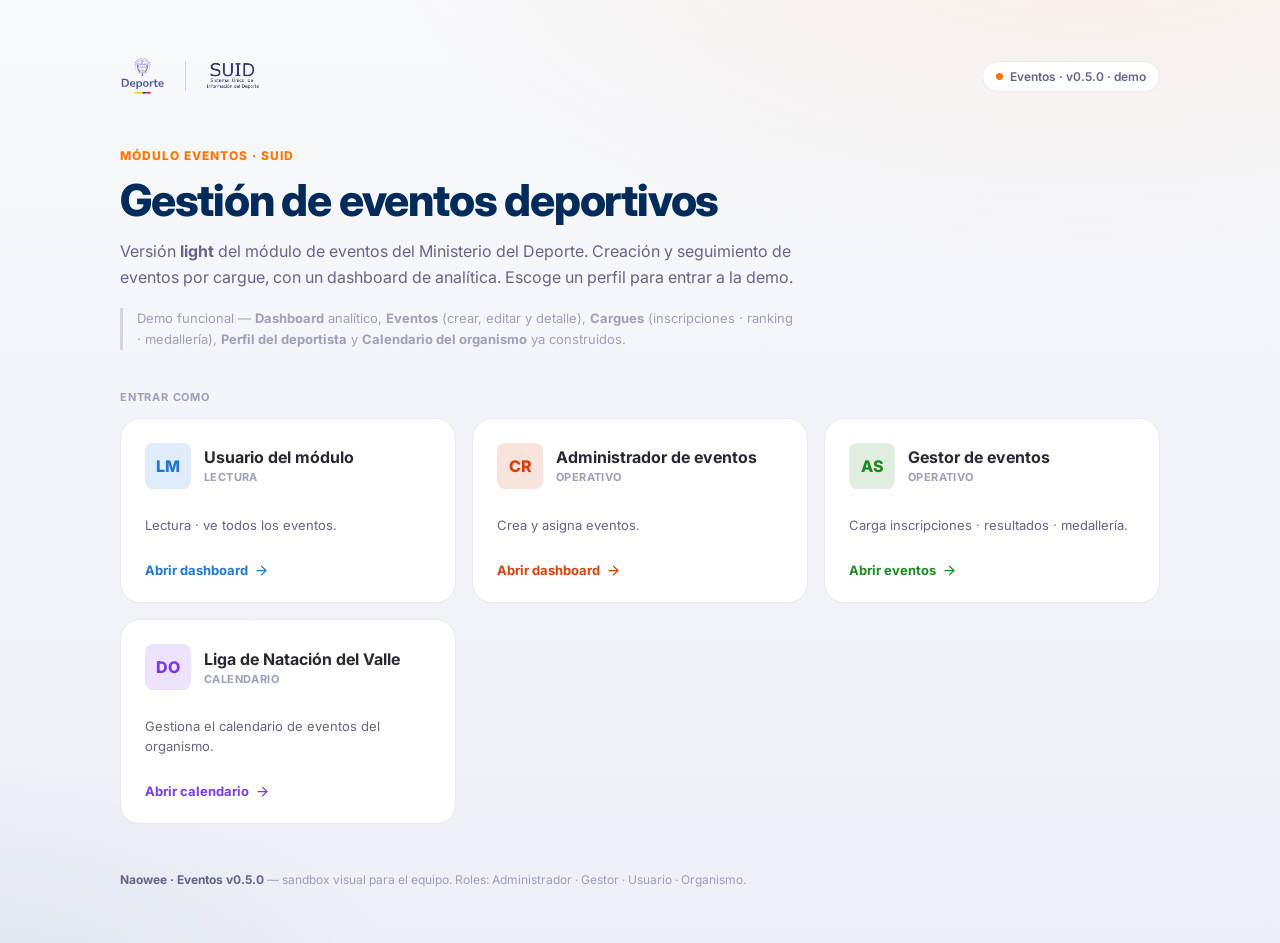
<file: index.html>
<!DOCTYPE html>
<html lang="es">
<head>
<meta charset="utf-8">
<meta name="viewport" content="width=device-width, initial-scale=1">
<title>Naowee Eventos — Selector de perfil</title>

<link rel="preconnect" href="https://fonts.googleapis.com">
<link rel="preconnect" href="https://fonts.gstatic.com" crossorigin>
<link href="https://fonts.googleapis.com/css2?family=Inter:wght@400;500;600;700;800&display=swap" rel="stylesheet">

<link rel="stylesheet" href="shared/tokens.css?v=0.9.1">

<style>
  body {
    background:
      radial-gradient(1200px 600px at 85% -10%, rgba(255, 117, 0, .08), transparent 60%),
      radial-gradient(900px 500px at -5% 110%, rgba(0, 43, 91, .08), transparent 55%),
      linear-gradient(180deg, #f8f9fc 0%, #eef0f7 100%);
    min-height: 100vh;
    padding: 56px 24px;
    display: flex;
    flex-direction: column;
  }
  .wrap { max-width: 1040px; width: 100%; margin: 0 auto; }

  .masthead {
    display: flex; align-items: center; gap: 16px; margin-bottom: 48px;
  }
  .masthead__logos { display: flex; align-items: center; gap: 12px; }
  .masthead__logos img { height: 40px; width: auto; display: block; }
  .masthead__sep { width: 1px; height: 30px; background: var(--border-dark); }
  .masthead__chip {
    margin-left: auto;
    display: inline-flex; align-items: center; gap: 7px;
    padding: 7px 13px; background: var(--surface);
    border: 1px solid var(--border); border-radius: var(--radius-full);
    font-size: 12px; font-weight: 600; color: var(--text-secondary);
  }
  .masthead__chip .dot { width: 7px; height: 7px; border-radius: 50%; background: var(--naranja); }

  .hero { max-width: 680px; margin-bottom: 40px; }
  .hero .eyebrow {
    display: inline-block; font-size: 12px; font-weight: 800; letter-spacing: 1px;
    text-transform: uppercase; color: var(--naranja); margin-bottom: 14px;
  }
  .hero h1 {
    font-size: clamp(30px, 4vw, 44px); font-weight: 800; line-height: 1.05;
    letter-spacing: -1.2px; color: var(--azul); margin: 0 0 16px;
  }
  .hero p { font-size: 16px; line-height: 1.6; color: var(--text-secondary); margin: 0; }
  .hero .note {
    margin-top: 18px; font-size: 13px; color: var(--text-muted);
    border-left: 3px solid var(--border-dark); padding-left: 14px;
  }

  .roles-label {
    font-size: 11px; font-weight: 700; letter-spacing: .8px; text-transform: uppercase;
    color: var(--text-muted); margin-bottom: 14px;
  }
  .grid {
    display: grid; grid-template-columns: repeat(auto-fit, minmax(280px, 1fr)); gap: 16px;
  }

  .role-card {
    position: relative; overflow: hidden;
    display: flex; flex-direction: column; gap: 14px;
    background: var(--surface); border: 1px solid var(--border);
    border-radius: var(--radius-xl); padding: 24px;
    text-decoration: none; color: var(--text-primary);
    transition:
      transform var(--duration-normal) var(--easing-smoothout),
      box-shadow var(--duration-normal) var(--easing-smoothout),
      border-color var(--duration-normal) var(--easing-smoothout);
  }
  .role-card::before {
    content: ''; position: absolute; inset: 0 auto 0 0; width: 4px;
    background: var(--role-color, var(--naranja));
    transform: scaleY(0); transform-origin: top;
    transition: transform var(--duration-normal) var(--easing-smoothout);
  }
  .role-card:hover {
    transform: translateY(-3px);
    box-shadow: var(--shadow-card);
    border-color: color-mix(in srgb, var(--role-color, var(--naranja)) 45%, var(--border));
    text-decoration: none;
  }
  .role-card:hover::before { transform: scaleY(1); }
  .role-card:focus-visible {
    outline: none; border-color: var(--role-color, var(--naranja));
    box-shadow: 0 0 0 3px color-mix(in srgb, var(--role-color, var(--naranja)) 18%, transparent);
  }

  .role-card__top { display: flex; align-items: center; gap: 13px; }
  .role-card__avatar {
    width: 46px; height: 46px; border-radius: var(--radius-md);
    display: flex; align-items: center; justify-content: center;
    font-weight: 800; font-size: 16px; flex-shrink: 0;
    background: color-mix(in srgb, var(--role-color) 14%, #fff);
    color: var(--role-color);
  }
  .role-card__name { font-size: 16px; font-weight: 700; line-height: 1.25; }
  .role-card__tag {
    font-size: 11px; font-weight: 700; letter-spacing: .4px;
    color: var(--text-muted); text-transform: uppercase; margin-top: 3px;
  }
  .role-card__desc { font-size: 13px; line-height: 1.5; color: var(--text-secondary); flex: 1; }
  .role-card__cta {
    display: inline-flex; align-items: center; gap: 6px;
    font-size: 13px; font-weight: 700; color: var(--role-color);
  }
  .role-card__cta svg { width: 15px; height: 15px; transition: transform var(--duration-normal) var(--easing-smoothout); }
  .role-card:hover .role-card__cta svg { transform: translateX(3px); }

  .foot {
    margin-top: auto; padding-top: 48px;
    font-size: 12px; color: var(--text-muted);
  }
  .foot strong { color: var(--text-secondary); }

  @media (max-width: 600px) {
    body { padding: 32px 16px; }
    .masthead { flex-wrap: wrap; gap: 12px; }
    .masthead__chip { margin-left: 0; }
  }
  @media (prefers-reduced-motion: reduce) {
    .role-card, .role-card::before, .role-card__cta svg { transition: none; }
  }
</style>
</head>
<body>

<div class="wrap">
  <header class="masthead">
    <div class="masthead__logos">
      <img src="shared/logos/ministerio.svg" alt="Ministerio del Deporte">
      <div class="masthead__sep"></div>
      <img src="shared/logos/suid.png" alt="SUID">
    </div>
    <span class="masthead__chip"><span class="dot"></span>Eventos · v0.5.0 · demo</span>
  </header>

  <section class="hero">
    <span class="eyebrow">Módulo Eventos · SUID</span>
    <h1>Gestión de eventos deportivos</h1>
    <p>
      Versión <strong>light</strong> del módulo de eventos del Ministerio del Deporte.
      Creación y seguimiento de eventos por cargue, con un dashboard de analítica.
      Escoge un perfil para entrar a la demo.
    </p>
    <p class="note">
      Demo funcional — <strong>Dashboard</strong> analítico, <strong>Eventos</strong> (crear,
      editar y detalle), <strong>Cargues</strong> (inscripciones · ranking · medallería),
      <strong>Perfil del deportista</strong> y <strong>Calendario del organismo</strong> ya construidos.
    </p>
  </section>

  <p class="roles-label">Entrar como</p>
  <div class="grid" id="grid"></div>

  <footer class="foot">
    <strong>Naowee · Eventos v0.5.0</strong> — sandbox visual para el equipo.
    Roles: Administrador · Gestor · Usuario · Organismo.
  </footer>
</div>

<script type="module">
  import { ROLES, homeForRole } from './shared/sidebar.js';

  const ARROW = '<svg viewBox="0 0 24 24" fill="none" stroke="currentColor" stroke-width="2" stroke-linecap="round" stroke-linejoin="round"><line x1="5" y1="12" x2="19" y2="12"/><polyline points="12 5 19 12 12 19"/></svg>';
  const order = ['USER', 'ADMIN', 'GESTOR', 'ORGANISMO'];

  document.getElementById('grid').innerHTML = order.map((code) => {
    const r = ROLES[code];
    const initials = r.userName.split(/\s+/).filter(Boolean).slice(0, 2).map((w) => w[0]).join('').toUpperCase();
    const tagMap = { USER: 'Lectura', ADMIN: 'Operativo', GESTOR: 'Operativo', ORGANISMO: 'Calendario' };
    const ctaMap = { USER: 'Abrir dashboard', ADMIN: 'Abrir dashboard', GESTOR: 'Abrir eventos', ORGANISMO: 'Abrir calendario' };
    const tag = tagMap[code] || 'Lectura';
    return `
      <a class="role-card" href="${homeForRole(r.code)}?role=${r.code}" style="--role-color:${r.color}">
        <div class="role-card__top">
          <span class="role-card__avatar">${initials}</span>
          <div>
            <div class="role-card__name">${r.label}</div>
            <div class="role-card__tag">${tag}</div>
          </div>
        </div>
        <p class="role-card__desc">${r.short}.</p>
        <span class="role-card__cta">${ctaMap[code] || 'Abrir'} ${ARROW}</span>
      </a>`;
  }).join('');
</script>

</body>
</html>
</file>
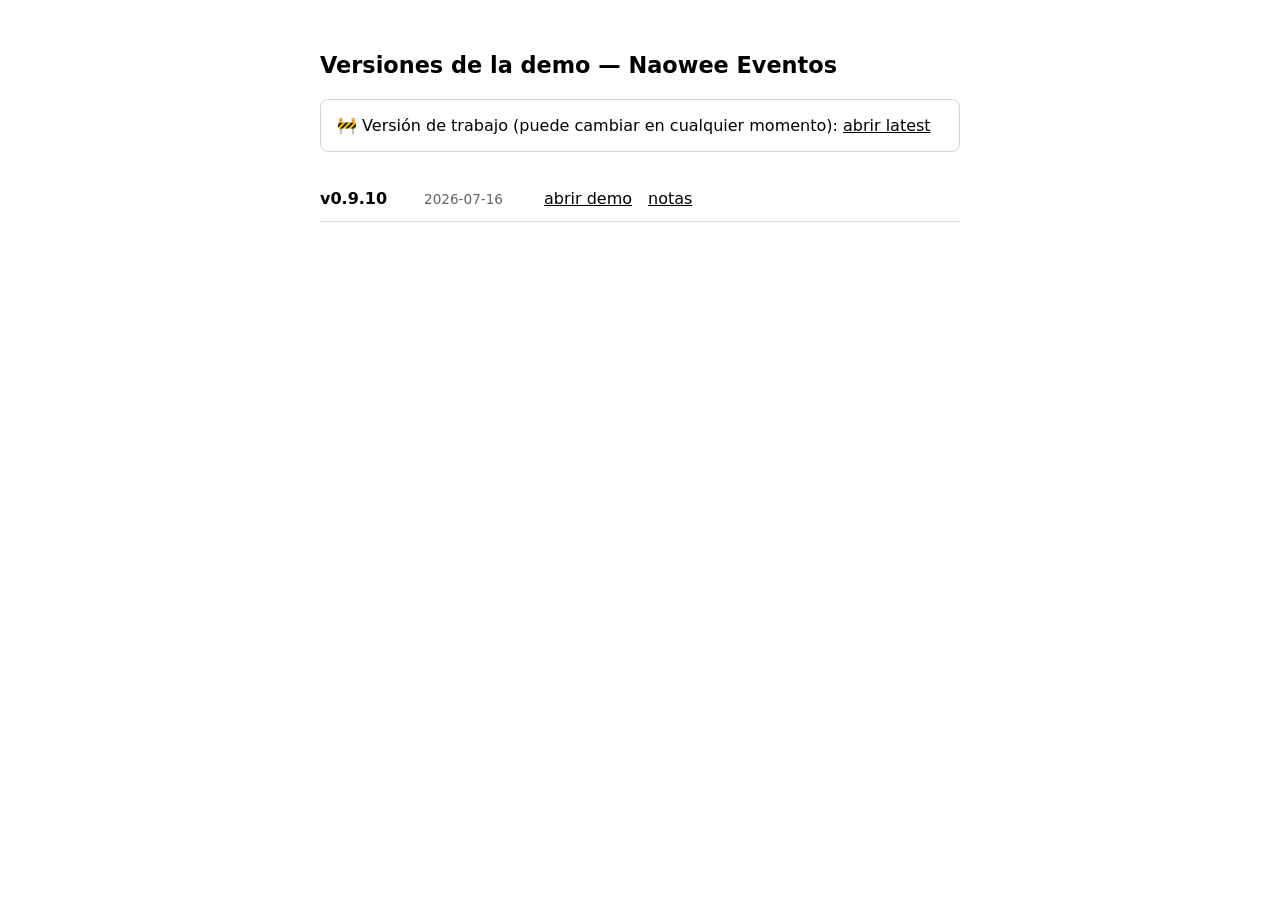
<file: versions/index.html>
<!DOCTYPE html>
<html lang="es">
<head>
  <meta charset="UTF-8">
  <meta name="viewport" content="width=device-width, initial-scale=1.0">
  <title>Versiones — Demo Naowee Eventos</title>
  <style>
    :root { color-scheme: light dark; }
    body { font-family: 'Inter', system-ui, sans-serif; max-width: 640px; margin: 3rem auto; padding: 0 1.5rem; line-height: 1.6; }
    h1 { font-size: 1.4rem; }
    ul { list-style: none; padding: 0; }
    li { display: flex; align-items: baseline; gap: 1rem; padding: .6rem 0; border-bottom: 1px solid rgba(128,128,128,.25); }
    .ver { font-weight: 700; min-width: 5.5rem; }
    .date { opacity: .6; font-size: .85rem; min-width: 6.5rem; }
    a { color: inherit; }
    .latest { padding: .8rem 1rem; border: 1px solid rgba(128,128,128,.35); border-radius: 8px; margin-bottom: 1.5rem; }
  </style>
</head>
<body>
  <h1>Versiones de la demo — Naowee Eventos</h1>
  <div class="latest">🚧 Versión de trabajo (puede cambiar en cualquier momento): <a href="../index.html">abrir latest</a></div>
  <ul>
    <li><span class="ver">v0.9.10</span><span class="date">2026-07-16</span><a href="./v0.9.10/index.html">abrir demo</a><a href="https://github.com/naowee-tech/naowee-eventos/releases/tag/v0.9.10">notas</a></li>
  </ul>
</body>
</html>
</file>
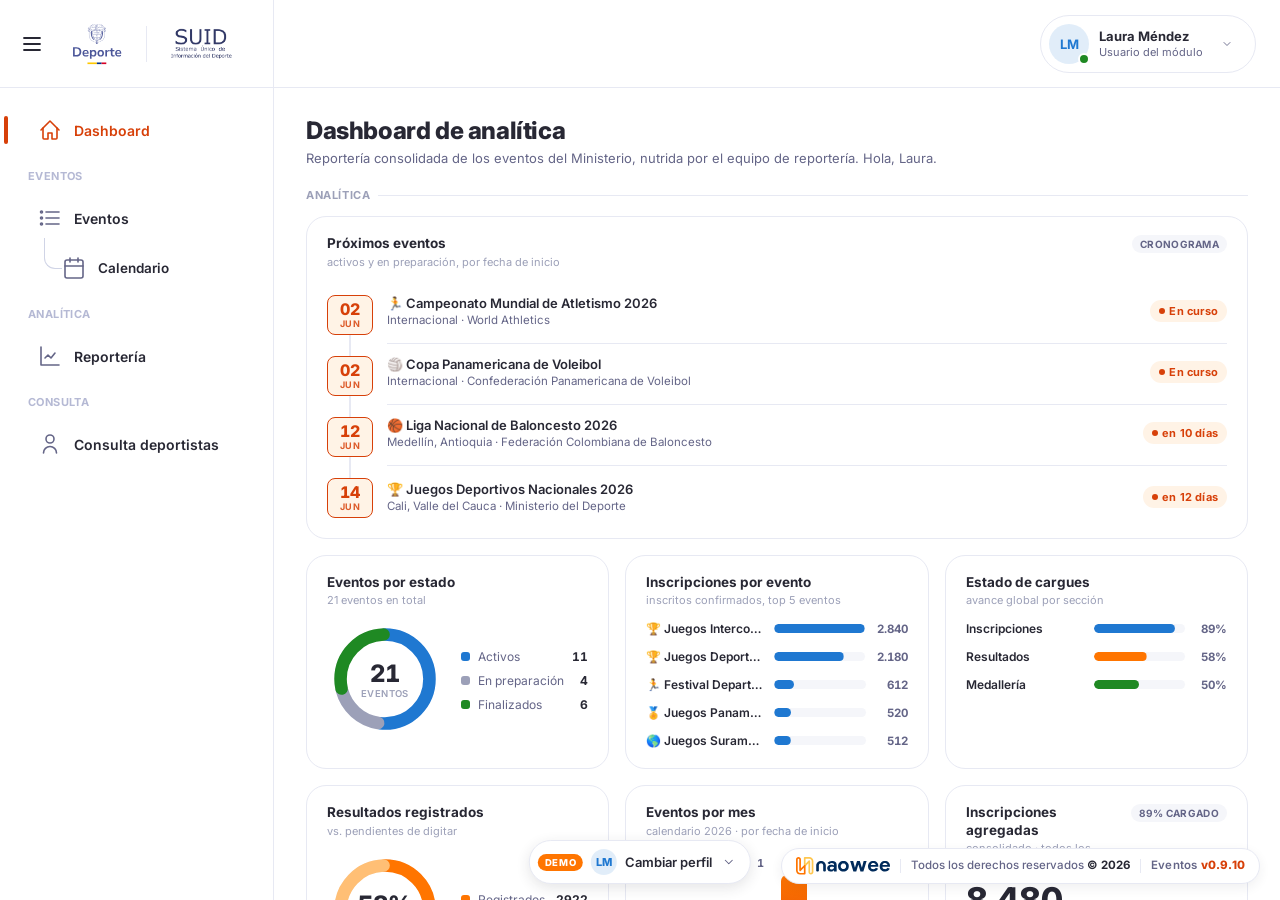
<file: calendario.html>
<!DOCTYPE html>
<html lang="es">
<head>
<meta charset="utf-8">
<meta name="viewport" content="width=device-width, initial-scale=1">
<title>Naowee Eventos — Calendario del organismo</title>

<link rel="preconnect" href="https://fonts.googleapis.com">
<link rel="preconnect" href="https://fonts.gstatic.com" crossorigin>
<link href="https://fonts.googleapis.com/css2?family=Inter:wght@400;500;600;700;800&display=swap" rel="stylesheet">

<link rel="stylesheet" href="shared/tokens.css?v=0.9.1">
<link rel="stylesheet" href="shared/shell.css?v=0.4.5">
<link rel="stylesheet" href="shared/list-components.css?v=0.9.1">
<link rel="stylesheet" href="shared/forms.css?v=0.9.3">
<link rel="stylesheet" href="shared/naowee-footer.css?v=0.9.1">
<script src="shared/naowee-footer.js?v=0.9.10" defer></script>

<style>
  /* ═══════════════════════════════════════════════════════════════
     CALENDARIO DEL ORGANISMO — Solo ORGANISMO puede crear.
     Guard: roles distintos a ORGANISMO son redirigidos a su home.
     v1.0.0
     ═══════════════════════════════════════════════════════════════ */

  /* ── Page head ── */
  .page-head { display: flex; align-items: flex-start; justify-content: space-between; gap: 16px; margin-bottom: 22px; flex-wrap: wrap; }
  .page-head__title h2 { font-size: 24px; font-weight: 800; letter-spacing: -.4px; color: var(--text-primary); margin: 0 0 5px; }
  .page-head__title p { font-size: 13px; color: var(--text-secondary); margin: 0; max-width: 600px; }
  .page-head__actions { display: flex; align-items: center; gap: 10px; flex-shrink: 0; }

  /* ── Tabla de calendario: card-table CANÓNICA (.naowee-table-card +
        .naowee-table--in-card) desde list-components.css. Aquí solo el contenido
        de las celdas; el info/caution usan .naowee-message canónico. ── */
  .cal-table-card__wrap { overflow-x: clip; overflow-y: visible; }
  .cal-link-cell a {
    display: inline-flex; align-items: center; gap: 5px;
    font-size: 12.5px; font-weight: 600; color: var(--accent);
    max-width: 100%; overflow: hidden; white-space: nowrap;
  }
  /* Ícono de link: tamaño fijo y sin encoger (antes se reducía al truncar el texto). */
  .cal-link-cell a svg { width: 13px; height: 13px; flex-shrink: 0; }
  .cal-link-cell a .cal-link-url { overflow: hidden; text-overflow: ellipsis; min-width: 0; }
  .cal-link-cell a:hover .cal-link-url { text-decoration: underline; }
  .cal-link--none { font-size: 12.5px; color: var(--text-muted); font-style: italic; }
  .cal-fecha { color: var(--text-secondary); white-space: nowrap; }
  .cal-fecha-fin { font-size: 12px; color: var(--text-muted); margin-top: 2px; font-weight: 500; }
  .cal-opt { color: var(--text-muted); font-weight: 400; }
  .cal-name { display: flex; align-items: center; gap: 11px; min-width: 0; }
  .cal-emoji { font-size: 20px; line-height: 1; flex-shrink: 0; }
  .cal-title { font-size: 14px; font-weight: 700; color: var(--text-primary); min-width: 0; }

  .cal-empty {
    padding: 40px 16px; text-align: center;
    font-size: 13px; color: var(--text-muted);
  }

  /* ── MODAL CREAR EVENTO — CSS BASE COMPLETO ──
     Desktop: centrado, radius-xl, max 600px, max-height 90vh.
     Móvil (<640px): bottom-sheet (sube desde abajo, radius arriba).
     Solo transform/opacity; honra prefers-reduced-motion.
     ═══════════════════════════════════════════════════════════════ */
  .cal-modal-overlay {
    position: fixed; inset: 0; z-index: 1000;
    display: flex; align-items: center; justify-content: center; padding: 20px;
    background: rgba(40, 40, 52, .50);
    opacity: 0; pointer-events: none;
    transition: opacity .22s ease;
  }
  .cal-modal-overlay.is-open { opacity: 1; pointer-events: auto; }

  .cal-modal {
    background: var(--surface); border-radius: var(--radius-xl);
    width: 95vw; max-width: 580px; max-height: 90vh;
    /* overflow visible → los popovers (datepicker/dropdown) escapan el modal
       sin recortarse; el form es corto y no requiere scroll interno. */
    display: flex; flex-direction: column; overflow: visible;
    box-shadow: var(--shadow-card, 0 20px 60px rgba(0,0,0,.22));
    transform: translateY(24px) scale(.97); opacity: 0;
    transition: transform .28s cubic-bezier(.4,0,.2,1), opacity .22s ease;
  }
  .cal-modal-overlay.is-open .cal-modal {
    /* transform:none (no translateY/scale) — un transform ≠ none crearía un
       containing block y rompería el position:fixed del datepicker interno. */
    transform: none; opacity: 1;
  }

  /* Sticky header */
  .cal-modal__header {
    display: flex; align-items: flex-start; justify-content: space-between; gap: 16px;
    padding: 22px 28px 16px; border-bottom: 1px solid var(--border);
    border-radius: var(--radius-xl) var(--radius-xl) 0 0;
    position: sticky; top: 0; background: var(--surface); z-index: 2; flex-shrink: 0;
  }
  .cal-modal__title { font-size: 18px; font-weight: 700; color: var(--text-primary); margin: 0; line-height: 1.3; }
  .cal-modal__subtitle { font-size: 13px; color: var(--text-secondary); margin: 4px 0 0; }
  .cal-modal__dismiss {
    width: 34px; height: 34px; flex-shrink: 0; margin-top: -2px;
    display: flex; align-items: center; justify-content: center;
    background: transparent; border: none; border-radius: var(--radius-md);
    color: var(--text-muted); cursor: pointer;
    transition: background var(--duration-fast), color var(--duration-fast);
  }
  .cal-modal__dismiss:hover { background: var(--bg-soft); color: var(--text-primary); }
  .cal-modal__dismiss:focus-visible { outline: none; box-shadow: 0 0 0 3px rgba(215,64,9,.18); }
  .cal-modal__dismiss svg { width: 18px; height: 18px; }

  /* Body — overflow visible para que el datepicker/dropdown no se recorten */
  .cal-modal__body { padding: 24px 28px; overflow: visible; flex: 1; }
  .cal-modal__body .form-group { margin-bottom: 18px; }
  .cal-modal__body .form-group:last-child { margin-bottom: 0; }

  /* Sticky footer */
  .cal-modal__footer {
    padding: 28px; border-top: 1px solid var(--border);
    border-radius: 0 0 var(--radius-xl) var(--radius-xl);
    display: flex; align-items: center; justify-content: flex-end; gap: 10px;
    position: sticky; bottom: 0; background: var(--surface); z-index: 2; flex-shrink: 0;
  }

  /* Row fecha + hora */
  .fecha-row { display: grid; grid-template-columns: 1fr 1fr; gap: 14px; }


  /* Mobile bottom-sheet */
  @media (max-width: 640px) {
    .cal-modal-overlay { align-items: flex-end; padding: 0; }
    .cal-modal {
      width: 100%; max-width: 100%; max-height: 92vh;
      border-radius: var(--radius-xl) var(--radius-xl) 0 0;
      transform: translateY(100%); opacity: 1;
    }
    .cal-modal-overlay.is-open .cal-modal { transform: translateY(0); }
    .cal-modal__header { padding: 18px 20px 14px; }
    .cal-modal__body { padding: 18px 20px; }
    .cal-modal__footer { padding: 20px; }
    .fecha-row { grid-template-columns: 1fr; }
  }

  /* Toast */
  /* #evToast: estilos del snackbar canónico viven en naowee-footer.css (compartido). */

  @keyframes fadeInUp {
    from { opacity: 0; transform: translateY(16px); }
    to   { opacity: 1; transform: translateY(0); }
  }

  @media (prefers-reduced-motion: reduce) {
    .naowee-table-card, .cal-modal, .cal-modal-overlay { animation: none !important; transition: none !important; }
  }

  @media (max-width: 600px) {
    .page-head { gap: 12px; }
    .page-head__title h2 { font-size: 20px; }
    .page-head__actions { width: 100%; }
    .page-head__actions .naowee-btn { flex: 1; justify-content: center; }
    .cal-table thead th:nth-child(3),
    .cal-table tbody td:nth-child(3) { display: none; }
  }
</style>
</head>
<body>

<div class="shell">
  <div id="sidebarRoot"></div>
  <div class="main">
    <header class="top-header" id="topHeader"></header>
    <div class="page">
      <div class="page-inner">

        <div class="page-head">
          <div class="page-head__title">
            <h2>Calendario de eventos</h2>
            <p>Eventos del organismo que se reflejan en el calendario de la landing pública. Solo visible para el organismo.</p>
          </div>
          <div class="page-head__actions">
            <button type="button" class="naowee-btn naowee-btn--loud naowee-btn--lg" id="btnCrearEvento">
              <svg viewBox="0 0 24 24" fill="none" stroke="currentColor" stroke-width="2.2" stroke-linecap="round" stroke-linejoin="round" width="17" height="17"><line x1="12" y1="5" x2="12" y2="19"/><line x1="5" y1="12" x2="19" y2="12"/></svg>
              Crear evento
            </button>
          </div>
        </div>

        <div class="naowee-message naowee-message--informative" style="margin-bottom:20px">
          <div class="naowee-message__header">
            <span class="naowee-message__icon"><svg viewBox="0 0 16 16" fill="none"><path d="M7 7h2v4H7z" fill="#fff"/><circle cx="8" cy="5" r="1" fill="#fff"/></svg></span>
            <span class="naowee-message__body">Los eventos aquí publicados se reflejan en el <strong>calendario de la landing pública</strong>. El render en la landing es responsabilidad del equipo de desarrollo de la Landing (fuera del alcance de esta demo).</span>
          </div>
        </div>

        <!-- Tabla de eventos del organismo -->
        <div class="naowee-table-card">
          <div class="tc-head">
            <h3 class="tc-head__title">Eventos publicados</h3>
            <p class="tc-head__sub">Liga de Natación del Valle</p>
          </div>
          <div class="tc-toolbar">
            <div class="naowee-searchbox" id="calSearchbox" style="width:260px">
              <div class="naowee-searchbox__input-wrap">
                <span class="naowee-searchbox__icon">
                  <svg viewBox="0 0 24 24" fill="none" stroke="currentColor" stroke-width="2" stroke-linecap="round" stroke-linejoin="round"><circle cx="11" cy="11" r="8"/><line x1="21" y1="21" x2="16.65" y2="16.65"/></svg>
                </span>
                <input id="calSearch" type="text" class="naowee-searchbox__input" placeholder="Buscar evento…">
                <button class="naowee-searchbox__clear" id="calSearchClear" type="button" aria-label="Limpiar" style="display:none">
                  <svg viewBox="0 0 24 24" fill="none" stroke="currentColor" stroke-width="2.2" stroke-linecap="round" stroke-linejoin="round"><line x1="18" y1="6" x2="6" y2="18"/><line x1="6" y1="6" x2="18" y2="18"/></svg>
                </button>
              </div>
            </div>
            <span class="toolbar__count" id="calCount">3 eventos</span>
          </div>
          <div class="naowee-table-card__table-wrap cal-table-card__wrap">
            <table class="naowee-table--in-card">
              <colgroup><col style="width:46%"><col style="width:24%"><col style="width:30%"></colgroup>
              <thead>
                <tr>
                  <th>Título del evento</th>
                  <th>Fechas</th>
                  <th>Link</th>
                </tr>
              </thead>
              <tbody id="calBody"></tbody>
            </table>
          </div>
        </div>

      </div>
    </div>
  </div>
</div>

<!-- Modal Crear Evento -->
<div class="cal-modal-overlay" id="calModalOverlay" role="dialog" aria-modal="true" aria-labelledby="calModalTitle">
  <div class="cal-modal" id="calModal">
    <div class="cal-modal__header">
      <div>
        <h2 class="cal-modal__title" id="calModalTitle">Crear evento de calendario</h2>
        <p class="cal-modal__subtitle">El evento aparecerá en el calendario de la landing pública.</p>
      </div>
      <button type="button" class="cal-modal__dismiss" id="calModalDismiss" aria-label="Cerrar">
        <svg viewBox="0 0 24 24" fill="none" stroke="currentColor" stroke-width="2.2" stroke-linecap="round" stroke-linejoin="round"><line x1="18" y1="6" x2="6" y2="18"/><line x1="6" y1="6" x2="18" y2="18"/></svg>
      </button>
    </div>
    <div class="cal-modal__body">
      <form id="calForm" novalidate>

        <!-- Nota super-admin (solo ADMIN): habilita registrar eventos ya realizados -->
        <div class="naowee-message naowee-message--informative" id="superAdminNote" style="display:none;margin-bottom:18px">
          <div class="naowee-message__header">
            <span class="naowee-message__icon"><svg viewBox="0 0 16 16" fill="none"><path d="M7 7h2v4H7z" fill="#fff"/><circle cx="8" cy="5" r="1" fill="#fff"/></svg></span>
            <span class="naowee-message__body">Modo <strong>super-admin</strong>: puedes registrar eventos con fecha pasada para migrar los ya realizados. Un organismo solo programa de hoy en adelante.</span>
          </div>
        </div>

        <!-- Título -->
        <div class="form-group">
          <div class="naowee-textfield" id="fieldTitulo">
            <label class="naowee-textfield__label naowee-textfield__label--required" for="evTitulo">Título del evento</label>
            <div class="naowee-textfield__input-wrap">
              <input id="evTitulo" class="naowee-textfield__input" type="text"
                placeholder="Ej. Copa Departamental de Natación 2026" maxlength="120">
            </div>
            <span class="naowee-textfield__msg" role="alert">
              <svg viewBox="0 0 24 24" fill="none" stroke="currentColor" stroke-width="2" stroke-linecap="round" stroke-linejoin="round"><circle cx="12" cy="12" r="10"/><line x1="12" y1="8" x2="12" y2="12"/><line x1="12" y1="16" x2="12.01" y2="16"/></svg>
              El título es obligatorio.
            </span>
          </div>
        </div>

        <!-- Fechas: inicio + cierre -->
        <div class="form-group">
          <div class="fecha-row">
            <div id="fieldFecha">
              <label class="naowee-textfield__label naowee-textfield__label--required" id="lbl-calFecha">Fecha de inicio</label>
              <div class="naowee-datepicker" data-datepicker="calFecha">
                <button type="button" class="naowee-datepicker__trigger" aria-haspopup="dialog" aria-labelledby="lbl-calFecha">
                  <span class="naowee-datepicker__ico"><svg viewBox="0 0 24 24" fill="none" stroke="currentColor" stroke-width="1.6" stroke-linecap="round" stroke-linejoin="round"><rect x="3" y="4" width="18" height="18" rx="2"/><line x1="16" y1="2" x2="16" y2="6"/><line x1="8" y1="2" x2="8" y2="6"/><line x1="3" y1="10" x2="21" y2="10"/></svg></span>
                  <span class="naowee-datepicker__val is-placeholder" data-dp-val>Selecciona una fecha</span>
                </button>
              </div>
              <span class="naowee-textfield__msg" id="msgFecha" role="alert" style="display:none">
                <svg viewBox="0 0 24 24" fill="none" stroke="currentColor" stroke-width="2" stroke-linecap="round" stroke-linejoin="round"><circle cx="12" cy="12" r="10"/><line x1="12" y1="8" x2="12" y2="12"/><line x1="12" y1="16" x2="12.01" y2="16"/></svg>
                La fecha de inicio es obligatoria.
              </span>
            </div>
            <div id="fieldFin">
              <label class="naowee-textfield__label" id="lbl-calFin">Fecha de cierre <span class="cal-opt">(opcional)</span></label>
              <div class="naowee-datepicker" data-datepicker="calFin">
                <button type="button" class="naowee-datepicker__trigger" aria-haspopup="dialog" aria-labelledby="lbl-calFin">
                  <span class="naowee-datepicker__ico"><svg viewBox="0 0 24 24" fill="none" stroke="currentColor" stroke-width="1.6" stroke-linecap="round" stroke-linejoin="round"><rect x="3" y="4" width="18" height="18" rx="2"/><line x1="16" y1="2" x2="16" y2="6"/><line x1="8" y1="2" x2="8" y2="6"/><line x1="3" y1="10" x2="21" y2="10"/></svg></span>
                  <span class="naowee-datepicker__val is-placeholder" data-dp-val>Selecciona una fecha</span>
                </button>
              </div>
              <span class="naowee-textfield__msg" id="msgFin" role="alert" style="display:none">
                <svg viewBox="0 0 24 24" fill="none" stroke="currentColor" stroke-width="2" stroke-linecap="round" stroke-linejoin="round"><circle cx="12" cy="12" r="10"/><line x1="12" y1="8" x2="12" y2="12"/><line x1="12" y1="16" x2="12.01" y2="16"/></svg>
                El cierre no puede ser antes del inicio.
              </span>
            </div>
          </div>
        </div>

        <!-- Hora -->
        <div class="form-group">
          <div id="fieldHora" style="max-width:220px">
            <label class="naowee-textfield__label" id="lbl-calHora">Hora de inicio (opcional)</label>
            <div class="naowee-dropdown" data-dd="calHora" data-sheet-title="Hora del evento">
              <button type="button" class="naowee-dropdown__trigger" aria-haspopup="listbox" aria-labelledby="lbl-calHora">
                <span class="naowee-dropdown__value is-placeholder" data-dd-val>— Sin hora —</span>
                <span class="naowee-dropdown__chevron"><svg viewBox="0 0 24 24" fill="none" stroke="currentColor" stroke-width="1.8" stroke-linecap="round" stroke-linejoin="round"><polyline points="6 9 12 15 18 9"/></svg></span>
              </button>
              <div class="naowee-dropdown__menu" role="listbox"></div>
            </div>
          </div>
        </div>

        <!-- Link -->
        <div class="form-group">
          <div class="naowee-textfield" id="fieldLink">
            <label class="naowee-textfield__label" for="evLink">Link (opcional)</label>
            <div class="naowee-textfield__input-wrap">
              <span class="naowee-textfield__prefix-ico">
                <svg viewBox="0 0 24 24" fill="none" stroke="currentColor" stroke-width="1.6" stroke-linecap="round" stroke-linejoin="round"><path d="M10 13a5 5 0 0 0 7.54.54l3-3a5 5 0 0 0-7.07-7.07l-1.72 1.71"/><path d="M14 11a5 5 0 0 0-7.54-.54l-3 3a5 5 0 0 0 7.07 7.07l1.71-1.71"/></svg>
              </span>
              <input id="evLink" class="naowee-textfield__input" type="url"
                placeholder="https://…">
            </div>
            <span class="naowee-textfield__msg" role="alert">
              <svg viewBox="0 0 24 24" fill="none" stroke="currentColor" stroke-width="2" stroke-linecap="round" stroke-linejoin="round"><circle cx="12" cy="12" r="10"/><line x1="12" y1="8" x2="12" y2="12"/><line x1="12" y1="16" x2="12.01" y2="16"/></svg>
              El link no tiene un formato de URL válido.
            </span>
          </div>
        </div>

        <!-- Nota (caution canónico) -->
        <div class="naowee-message naowee-message--caution">
          <div class="naowee-message__header">
            <span class="naowee-message__icon"><svg viewBox="0 0 16 16" fill="none"><path d="M7 5h2v4H7z" fill="#fff"/><circle cx="8" cy="11" r="1" fill="#fff"/></svg></span>
            <span class="naowee-message__body">Este evento se reflejará en el calendario de la Landing pública. El render en la Landing <strong>no es parte de esta demo</strong> — lo asume el equipo de desarrollo de la Landing.</span>
          </div>
        </div>

      </form>
    </div>
    <div class="cal-modal__footer">
      <button type="button" class="naowee-btn naowee-btn--loud" id="calModalSave">
        <svg viewBox="0 0 24 24" fill="none" stroke="currentColor" stroke-width="2.2" stroke-linecap="round" stroke-linejoin="round" width="17" height="17"><path d="M19 21H5a2 2 0 0 1-2-2V5a2 2 0 0 1 2-2h11l5 5v11a2 2 0 0 1-2 2z"/><polyline points="17 21 17 13 7 13 7 21"/><polyline points="7 3 7 8 15 8"/></svg>
        Guardar evento
      </button>
    </div>
  </div>
</div>

<div id="evToast" role="status"></div>

<script type="module">
import {
  mountSidebar, mountHeader, mountBackdrop, mountDemoSwitcher,
  getRoleFromQuery, ROLES, homeForRole
} from './shared/sidebar.js';

/* ─── Guard de rol: ORGANISMO (dueño del calendario) o ADMIN (super-admin que
   migra eventos ya realizados). Otros roles → su home. ─── */
const roleCode = getRoleFromQuery();
if (roleCode !== 'ORGANISMO' && roleCode !== 'ADMIN') {
  window.location.replace(`${homeForRole(roleCode)}?role=${roleCode}`);
}
/* Super-admin: puede registrar eventos con fecha pasada (migración histórica).
   Un organismo normal solo programa de hoy en adelante (feedback Juanma 25-jun). */
const isSuperAdmin = roleCode === 'ADMIN';

/* ─── Shell ─── */
const { role } = mountSidebar({
  rootEl: document.getElementById('sidebarRoot'),
  roleCode,
  activeId: 'calendario'
});
mountHeader({ headerEl: document.getElementById('topHeader'), role });
mountBackdrop();
mountDemoSwitcher({ roleCode });
document.title = `Calendario — ${role.label}`;
if (isSuperAdmin) document.getElementById('superAdminNote').style.display = '';

/* ─── Datos mock en sessionStorage ─── */
const SS_KEY = 'naowee-eventos-calendario';

const MOCK_INICIAL = [
  {
    id: 'c1', emoji: '🏊',
    titulo: 'Copa Departamental de Natación Categorías Menores 2026',
    fecha: '2026-07-12',
    fechaFin: '2026-07-14',
    hora: '08:00',
    link: 'https://liganatacionvalle.com/copa-departamental-2026'
  },
  {
    id: 'c2', emoji: '🌊',
    titulo: 'Festival Acuático Interligas Valle del Cauca',
    fecha: '2026-09-05',
    fechaFin: '2026-09-06',
    hora: '09:30',
    link: ''
  },
  {
    id: 'c3', emoji: '🤽',
    titulo: 'Campeonato Zonal de Natación Artística 2026',
    fecha: '2026-10-22',
    hora: '',
    link: 'https://liganatacionvalle.com/artistica-2026'
  }
];

function cargarEventos() {
  try {
    const raw = sessionStorage.getItem(SS_KEY);
    if (raw) return JSON.parse(raw);
  } catch (_) { /* noop */ }
  return [...MOCK_INICIAL];
}

function guardarEventos(evs) {
  try { sessionStorage.setItem(SS_KEY, JSON.stringify(evs)); } catch (_) { /* noop */ }
}

let eventos = cargarEventos();

/* ─── Render tabla ─── */
function fmtFecha(fecha, hora) {
  const [y, m, d] = fecha.split('-');
  const meses = ['ene','feb','mar','abr','may','jun','jul','ago','sep','oct','nov','dic'];
  const base = `${parseInt(d)} ${meses[parseInt(m)-1]} ${y}`;
  return hora ? `${base}, ${hora}` : base;
}

function renderTabla(lista) {
  const body = document.getElementById('calBody');
  const count = document.getElementById('calCount');
  count.textContent = `${lista.length} evento${lista.length !== 1 ? 's' : ''}`;
  if (!lista.length) {
    body.innerHTML = `<tr><td colspan="3" class="cal-empty">No hay eventos publicados aún. Usa "Crear evento" para agregar el primero.</td></tr>`;
    return;
  }
  body.innerHTML = lista.map(ev => `
    <tr>
      <td><div class="cal-name"><span class="cal-emoji" aria-hidden="true">${ev.emoji || '📅'}</span><span class="cal-title">${ev.titulo}</span></div></td>
      <td class="cal-fecha">
        <div>${fmtFecha(ev.fecha, ev.hora)}</div>
        ${ev.fechaFin ? `<div class="cal-fecha-fin">hasta ${fmtFecha(ev.fechaFin, '')}</div>` : ''}
      </td>
      <td class="cal-link-cell">${ev.link
        ? `<a href="${ev.link}" target="_blank" rel="noopener noreferrer">
             <svg viewBox="0 0 24 24" fill="none" stroke="currentColor" stroke-width="1.8" stroke-linecap="round" stroke-linejoin="round" width="13" height="13"><path d="M18 13v6a2 2 0 0 1-2 2H5a2 2 0 0 1-2-2V8a2 2 0 0 1 2-2h6"/><polyline points="15 3 21 3 21 9"/><line x1="10" y1="14" x2="21" y2="3"/></svg>
             <span class="cal-link-url">${ev.link.replace(/^https?:\/\//, '')}</span>
           </a>`
        : '<span class="cal-link--none">Sin link</span>'}
      </td>
    </tr>`).join('');
}

renderTabla(eventos);

/* ─── Buscador ─── */
const calSearch = document.getElementById('calSearch');
const calSearchClear = document.getElementById('calSearchClear');

calSearch.addEventListener('input', () => {
  const q = calSearch.value.trim().toLowerCase();
  calSearchClear.style.display = q ? 'flex' : 'none';
  document.getElementById('calSearchbox').classList.toggle('naowee-searchbox--has-value', !!q);
  const filtered = q ? eventos.filter(e => e.titulo.toLowerCase().includes(q)) : eventos;
  renderTabla(filtered);
});
calSearchClear.addEventListener('click', () => {
  calSearch.value = '';
  calSearchClear.style.display = 'none';
  document.getElementById('calSearchbox').classList.remove('naowee-searchbox--has-value');
  renderTabla(eventos);
});

/* ════════════════════════════════════════════════════════════════
   DATEPICKER + DROPDOWN CANÓNICOS — portados desde evento-crear.html
   ════════════════════════════════════════════════════════════════ */

/* ─── Helpers de fecha ─── */
const MES_ABBR = ['ene','feb','mar','abr','may','jun','jul','ago','sep','oct','nov','dic'];
const MES_FULL = ['Enero','Febrero','Marzo','Abril','Mayo','Junio','Julio','Agosto','Septiembre','Octubre','Noviembre','Diciembre'];
function fmtDate(d) { return `${String(d.getDate()).padStart(2,'0')} ${MES_ABBR[d.getMonth()]} ${d.getFullYear()}`; }
function sameDay(a, b) { return a && b && a.getFullYear()===b.getFullYear() && a.getMonth()===b.getMonth() && a.getDate()===b.getDate(); }

const ICON_X = '<svg viewBox="0 0 24 24" fill="none" stroke="currentColor" stroke-width="2" stroke-linecap="round" stroke-linejoin="round"><line x1="18" y1="6" x2="6" y2="18"/><line x1="6" y1="6" x2="18" y2="18"/></svg>';
const ICON_CHECK = '<svg viewBox="0 0 24 24" fill="none" stroke="currentColor" stroke-width="2.6" stroke-linecap="round" stroke-linejoin="round"><polyline points="20 6 9 17 4 12"/></svg>';

/* ─── Sheet backdrop (datepicker + dropdown móvil) ─── */
let _sheetBackdrop = null;
function ensureBackdrop() {
  if (_sheetBackdrop) return _sheetBackdrop;
  _sheetBackdrop = document.createElement('div');
  _sheetBackdrop.className = 'naowee-sheet-backdrop';
  document.body.appendChild(_sheetBackdrop);
  _sheetBackdrop.addEventListener('click', closeAllPopovers);
  return _sheetBackdrop;
}
function isMobile() { return window.matchMedia('(max-width: 760px)').matches; }
function closeAllPopovers() {
  document.querySelectorAll('.naowee-dropdown.is-open, .naowee-datepicker.is-open').forEach(el => el.classList.remove('is-open'));
  if (_sheetBackdrop) _sheetBackdrop.classList.remove('is-open');
}

/* ─── setupDropdown genérico ─── */
function setupDropdown(name, opts, onSelect, getSelected) {
  const dd = document.querySelector(`[data-dd="${name}"]`);
  const menu = dd.querySelector('.naowee-dropdown__menu');
  const valEl = dd.querySelector('[data-dd-val]');
  const trigger = dd.querySelector('.naowee-dropdown__trigger');
  const sheetTitle = dd.getAttribute('data-sheet-title') || 'Selecciona';

  function paint() {
    const sel = getSelected ? getSelected() : null;
    const sheetHead = `<div class="naowee-dropdown__sheet-head"><span class="naowee-dropdown__sheet-title">${sheetTitle}</span><button type="button" class="naowee-dropdown__sheet-close" data-close aria-label="Cerrar">${ICON_X}</button></div>`;
    const body = opts.length
      ? opts.map(o => `
          <button type="button" class="naowee-dropdown__opt ${o.value === sel ? 'is-selected' : ''}" data-val="${o.value}">
            <span>${o.label}</span>
            <span class="naowee-dropdown__opt-check">${ICON_CHECK}</span>
          </button>`).join('')
      : `<div class="naowee-dropdown__empty">Sin opciones disponibles</div>`;
    menu.innerHTML = sheetHead + body;
    menu.querySelectorAll('.naowee-dropdown__opt').forEach(btn => {
      btn.addEventListener('click', e => {
        e.stopPropagation();
        const chosen = opts.find(o => o.value === btn.dataset.val);
        onSelect(chosen);
        close();
      });
    });
    menu.querySelector('[data-close]')?.addEventListener('click', e => { e.stopPropagation(); close(); });
  }
  function open() {
    if (dd.classList.contains('naowee-dropdown--disabled')) return;
    closeAllPopovers();
    paint();
    dd.classList.remove('is-up');
    if (!isMobile()) {
      const r = trigger.getBoundingClientRect();
      const espacioAbajo = window.innerHeight - r.bottom;
      if (espacioAbajo < 300 && r.top > espacioAbajo) dd.classList.add('is-up');
    }
    dd.classList.add('is-open');
    trigger.setAttribute('aria-expanded', 'true');
    if (isMobile()) ensureBackdrop().classList.add('is-open');
  }
  function close() {
    dd.classList.remove('is-open');
    trigger.setAttribute('aria-expanded', 'false');
    if (_sheetBackdrop && !document.querySelector('.naowee-dropdown.is-open, .naowee-datepicker.is-open')) _sheetBackdrop.classList.remove('is-open');
  }
  trigger.addEventListener('click', e => { e.stopPropagation(); dd.classList.contains('is-open') ? close() : open(); });
  return {
    el: dd, valEl,
    setLabel(label, isPlaceholder) { valEl.textContent = label; valEl.classList.toggle('is-placeholder', !!isPlaceholder); },
    setDisabled(d) { dd.classList.toggle('naowee-dropdown--disabled', d); },
    setError(e) { dd.classList.toggle('naowee-dropdown--error', e); },
    close
  };
}

/* ─── setupDatepicker canónico ─── */
const CHEV = {
  left:  '<svg viewBox="0 0 24 24" fill="none" stroke="currentColor" stroke-width="2" stroke-linecap="round" stroke-linejoin="round"><path d="M15 18l-6-6 6-6"/></svg>',
  right: '<svg viewBox="0 0 24 24" fill="none" stroke="currentColor" stroke-width="2" stroke-linecap="round" stroke-linejoin="round"><path d="M9 18l6-6-6-6"/></svg>',
  down:  '<svg viewBox="0 0 24 24" fill="none" stroke="currentColor" stroke-width="2" stroke-linecap="round" stroke-linejoin="round"><path d="M6 9l6 6 6-6"/></svg>',
  up:    '<svg viewBox="0 0 24 24" fill="none" stroke="currentColor" stroke-width="2" stroke-linecap="round" stroke-linejoin="round"><path d="M6 15l6-6 6 6"/></svg>'
};
const DOW_CANON = ['Lun','Mar','Mié','Jue','Vie','Sab','Dom'];

function setupDatepicker(name, onPick, opts = {}) {
  const allowPast = !!opts.allowPast;   /* super-admin → permite fechas ya pasadas */
  const dp = document.querySelector(`[data-datepicker="${name}"]`);
  const trigger = dp.querySelector('.naowee-datepicker__trigger');
  const valEl = dp.querySelector('[data-dp-val]');
  let curMonth = 5, curYear = 2026;
  let calView = 'days';
  let cal = null;
  let selected = null;

  function buildCal() {
    cal = document.createElement('div');
    cal.className = 'naowee-cal';
    dp.appendChild(cal);
  }
  function startOfDay(d) { return new Date(d.getFullYear(), d.getMonth(), d.getDate()); }
  function paint() {
    const today = new Date(2026, 5, 3);
    const headerTitle = calView === 'years' ? curYear : `${MES_FULL[curMonth]} de ${curYear}`;
    const headerChev = calView === 'days' ? CHEV.down : CHEV.up;
    let header = `<div class="naowee-datepicker__header">
        <button type="button" class="naowee-datepicker__month-selector" data-toggleview aria-label="Cambiar vista">
          <span class="naowee-datepicker__month">${headerTitle}</span>
          <span class="naowee-datepicker__month-chevron">${headerChev}</span>
        </button>`;
    if (calView === 'days') {
      header += `<div class="naowee-datepicker__controls">
          <button type="button" class="naowee-datepicker__nav" data-nav="-1" aria-label="Anterior">${CHEV.left}</button>
          <button type="button" class="naowee-datepicker__nav" data-nav="1" aria-label="Siguiente">${CHEV.right}</button>
        </div>`;
    }
    header += `</div>`;

    let body = '';
    if (calView === 'months') {
      body = '<div class="naowee-datepicker__month-grid">' +
        MES_FULL.map((m, i) => `<button type="button" class="naowee-datepicker__month-item ${i === curMonth ? 'naowee-datepicker__month-item--selected' : ''}" data-month="${i}">${m}</button>`).join('') +
        '</div>';
    } else if (calView === 'years') {
      const startY = curYear - (curYear % 4) - 4;
      let cells = '';
      for (let yi = 0; yi < 12; yi++) { const y = startY + yi; cells += `<button type="button" class="naowee-datepicker__month-item ${y === curYear ? 'naowee-datepicker__month-item--selected' : ''}" data-year="${y}">${y}</button>`; }
      body = `<div class="naowee-datepicker__month-grid">${cells}</div>`;
    } else {
      const first = new Date(curYear, curMonth, 1);
      const startOffset = (first.getDay() + 6) % 7;
      const daysInMonth = new Date(curYear, curMonth + 1, 0).getDate();
      const prevDays = new Date(curYear, curMonth, 0).getDate();
      const total = 42;
      const all = [];
      for (let i = startOffset - 1; i >= 0; i--) all.push({ d: prevDays - i, other: true });
      for (let d = 1; d <= daysInMonth; d++) all.push({ d, other: false });
      while (all.length < total) all.push({ d: all.length - daysInMonth - startOffset + 1, other: true });
      const wkHtml = '<div class="naowee-datepicker__week">' + DOW_CANON.map(w => `<span class="naowee-datepicker__weekday">${w}</span>`).join('') + '</div>';
      let weeksHtml = '';
      for (let w = 0; w < 6; w++) {
        weeksHtml += '<div class="naowee-datepicker__week">';
        for (let di = 0; di < 7; di++) {
          const cell = all[w * 7 + di];
          const cls = ['naowee-datepicker__day'];
          let disabled = false;
          if (cell.other) cls.push('naowee-datepicker__day--other-month');
          else {
            const date = new Date(curYear, curMonth, cell.d);
            /* Días pasados deshabilitados salvo super-admin (migración histórica). */
            if (!allowPast && date < startOfDay(today)) { disabled = true; cls.push('naowee-datepicker__day--disabled'); }
            if (sameDay(date, selected)) cls.push('naowee-datepicker__day--selected');
            if (sameDay(date, today)) cls.push('naowee-datepicker__day--today');
          }
          weeksHtml += `<button type="button" class="${cls.join(' ')}"${(cell.other || disabled) ? '' : ` data-d="${cell.d}"`}>${cell.d}</button>`;
        }
        weeksHtml += '</div>';
      }
      body = `<div class="naowee-datepicker__content">${wkHtml}${weeksHtml}</div>`;
    }

    cal.innerHTML =
      `<div class="naowee-cal__sheet-head"><span class="naowee-cal__sheet-title">Fecha del evento</span><button type="button" class="naowee-cal__sheet-close" data-close aria-label="Cerrar">${ICON_X}</button></div>` +
      `<div class="naowee-datepicker__calendar">${header}${body}</div>`;

    cal.querySelector('[data-toggleview]')?.addEventListener('click', e => { e.stopPropagation(); calView = calView === 'days' ? 'months' : calView === 'months' ? 'years' : 'days'; paint(); });
    cal.querySelectorAll('[data-nav]').forEach(b => b.addEventListener('click', e => {
      e.stopPropagation();
      const delta = Number(b.dataset.nav);
      if (calView === 'days') { curMonth += delta; if (curMonth > 11) { curMonth = 0; curYear++; } if (curMonth < 0) { curMonth = 11; curYear--; } }
      else if (calView === 'years') { curYear += delta * 4; }
      paint();
    }));
    cal.querySelectorAll('[data-month]').forEach(b => b.addEventListener('click', e => { e.stopPropagation(); curMonth = Number(b.dataset.month); calView = 'days'; paint(); }));
    cal.querySelectorAll('[data-year]').forEach(b => b.addEventListener('click', e => { e.stopPropagation(); curYear = Number(b.dataset.year); calView = 'months'; paint(); }));
    cal.querySelectorAll('.naowee-datepicker__day[data-d]').forEach(b => b.addEventListener('click', e => {
      e.stopPropagation();
      const picked = new Date(curYear, curMonth, Number(b.dataset.d));
      selected = picked;
      valEl.textContent = fmtDate(picked);   /* refleja la fecha elegida en el campo */
      valEl.classList.remove('is-placeholder');
      onPick(picked);
      close();
    }));
    cal.querySelector('[data-close]')?.addEventListener('click', e => { e.stopPropagation(); close(); });
  }
  function placeCal() {
    cal.classList.remove('is-up', 'is-right');
    cal.style.position = ''; cal.style.top = ''; cal.style.bottom = ''; cal.style.left = ''; cal.style.right = '';
    const r = trigger.getBoundingClientRect();
    const calH = cal.offsetHeight, calW = cal.offsetWidth;
    const HDR = 96, FTR = 80, GAP = 6, M = 8;
    const belowSpace = window.innerHeight - r.bottom - FTR;
    const aboveSpace = r.top - HDR;
    if (r.left + calW > window.innerWidth - M) cal.classList.add('is-right');
    if (belowSpace >= calH + GAP) {
      /* cabe abajo */
    } else if (aboveSpace >= calH + GAP) {
      cal.classList.add('is-up');
    } else {
      cal.classList.remove('is-right');
      let top = Math.max(HDR, Math.min(r.bottom + GAP, window.innerHeight - FTR - calH - M));
      let left = Math.max(M, Math.min(r.left, window.innerWidth - calW - M));
      cal.style.position = 'fixed'; cal.style.top = top + 'px'; cal.style.bottom = 'auto';
      cal.style.left = left + 'px'; cal.style.right = 'auto';
    }
  }
  function open() {
    closeAllPopovers();
    if (!cal) buildCal();
    if (selected) { curMonth = selected.getMonth(); curYear = selected.getFullYear(); }
    calView = 'days';
    paint();
    if (!isMobile()) placeCal();
    dp.classList.add('is-open');
    if (isMobile()) ensureBackdrop().classList.add('is-open');
  }
  function close() {
    dp.classList.remove('is-open');
    if (cal) { cal.classList.remove('is-up', 'is-right'); cal.style.position = ''; cal.style.top = ''; cal.style.bottom = ''; cal.style.left = ''; cal.style.right = ''; }
    if (_sheetBackdrop && !document.querySelector('.naowee-dropdown.is-open, .naowee-datepicker.is-open')) _sheetBackdrop.classList.remove('is-open');
  }
  trigger.addEventListener('click', e => { e.stopPropagation(); dp.classList.contains('is-open') ? close() : open(); });
  return {
    el: dp,
    setValue(d) { selected = d || null; valEl.textContent = d ? fmtDate(d) : 'Selecciona una fecha'; valEl.classList.toggle('is-placeholder', !d); },
    setError(e) { dp.classList.toggle('naowee-datepicker--error', e); },
    getSelected() { return selected; },
    reset() { selected = null; valEl.textContent = 'Selecciona una fecha'; valEl.classList.add('is-placeholder'); dp.classList.remove('naowee-datepicker--error'); },
    close
  };
}

/* ════════════════ Estado del form modal ════════════════ */
const formState = { fecha: null, fin: null, hora: '' };

/* ─── Validación: CTA deshabilitado hasta obligatorios + wiggle/scroll/helper ─── */
const REDUCE_MOTION = window.matchMedia('(prefers-reduced-motion: reduce)').matches;
function wiggle(el) {
  if (!el || REDUCE_MOTION) return;
  el.classList.remove('naowee-shake'); void el.offsetWidth;
  el.classList.add('naowee-shake');
  el.addEventListener('animationend', () => el.classList.remove('naowee-shake'), { once: true });
}
function controlOf(fieldEl) {
  return fieldEl.querySelector('.naowee-textfield__input-wrap, .naowee-datepicker__trigger') || fieldEl;
}
/* El CTA "Guardar evento" sólo se habilita con los obligatorios (título + fecha de inicio). */
function syncSaveEnabled() {
  const ok = !!document.getElementById('evTitulo').value.trim() && !!formState.fecha;
  document.getElementById('calModalSave').disabled = !ok;
}
document.getElementById('evTitulo').addEventListener('input', () => {
  document.getElementById('fieldTitulo').classList.remove('naowee-textfield--error');
  syncSaveEnabled();
});

/* ─── Horas disponibles (06:00 – 21:00, cada 30 min) ─── */
const HORAS_OPTS = (() => {
  const list = [{ value: '', label: '— Sin hora —' }];
  for (let h = 6; h <= 21; h++) {
    list.push({ value: `${String(h).padStart(2,'0')}:00`, label: `${String(h).padStart(2,'0')}:00` });
    if (h < 21) list.push({ value: `${String(h).padStart(2,'0')}:30`, label: `${String(h).padStart(2,'0')}:30` });
  }
  return list;
})();

/* ─── Inicializar datepicker y dropdown de hora ─── */
const dpFecha = setupDatepicker('calFecha', (d) => {
  formState.fecha = d;
  /* Quitar error al elegir fecha */
  document.getElementById('fieldFecha').classList.remove('naowee-datepicker--error');
  document.getElementById('msgFecha').style.display = 'none';
  syncSaveEnabled();
}, { allowPast: isSuperAdmin });

const dpFin = setupDatepicker('calFin', (d) => {
  formState.fin = d;
  document.getElementById('fieldFin').classList.remove('naowee-datepicker--error');
  document.getElementById('msgFin').style.display = 'none';
}, { allowPast: isSuperAdmin });

const ddHora = setupDropdown('calHora', HORAS_OPTS, (o) => {
  formState.hora = o.value;
  ddHora.setLabel(o.label, !o.value);
}, () => formState.hora);

/* ─── Modal ─── */
const overlay = document.getElementById('calModalOverlay');

function openModal() {
  /* Reset estado form */
  formState.fecha = null;
  formState.fin = null;
  formState.hora = '';
  dpFecha.reset();
  dpFin.reset();
  ddHora.setLabel('— Sin hora —', true);
  /* Reset textfields */
  document.getElementById('calForm').reset();
  ['fieldTitulo','fieldLink'].forEach(id =>
    document.getElementById(id).classList.remove('naowee-textfield--error'));
  document.getElementById('msgFecha').style.display = 'none';
  document.getElementById('msgFin').style.display = 'none';
  document.getElementById('fieldFin').classList.remove('naowee-datepicker--error');
  syncSaveEnabled();   /* arranca deshabilitado: form vacío */
  overlay.classList.add('is-open');
  document.getElementById('evTitulo').focus();
  document.body.style.overflow = 'hidden';
}

function closeModal() {
  closeAllPopovers();
  overlay.classList.remove('is-open');
  document.body.style.overflow = '';
}

document.getElementById('btnCrearEvento').addEventListener('click', openModal);
document.getElementById('calModalDismiss').addEventListener('click', closeModal);

/* Cerrar al clic en overlay (fuera del panel) — no interfiere con popovers */
overlay.addEventListener('click', e => { if (e.target === overlay) closeModal(); });

/* ESC cierra modal solo si no hay popover abierto */
document.addEventListener('keydown', e => {
  if (e.key === 'Escape') {
    if (document.querySelector('.naowee-dropdown.is-open, .naowee-datepicker.is-open')) {
      closeAllPopovers();
    } else if (overlay.classList.contains('is-open')) {
      closeModal();
    }
  }
});

/* Cerrar popovers con click fuera (sin cerrar el modal) */
document.addEventListener('click', e => {
  if (!e.target.closest('.naowee-dropdown') && !e.target.closest('.naowee-datepicker') && !e.target.closest('.naowee-cal')) {
    closeAllPopovers();
  }
});

/* ─── Validar y guardar ─── */
document.getElementById('calModalSave').addEventListener('click', () => {
  const titulo = document.getElementById('evTitulo').value.trim();
  const fecha  = formState.fecha;   /* Date | null — del datepicker */
  const hora   = formState.hora;    /* string "HH:MM" | "" — del dropdown */
  const link   = document.getElementById('evLink').value.trim();

  let valid = true;

  const setError = (fieldId, hasErr) => {
    document.getElementById(fieldId).classList.toggle('naowee-textfield--error', hasErr);
  };

  setError('fieldTitulo', !titulo);
  if (!titulo) valid = false;

  /* Error en datepicker */
  const fechaFaltante = !fecha;
  document.getElementById('fieldFecha').classList.toggle('naowee-datepicker--error', fechaFaltante);
  document.getElementById('msgFecha').style.display = fechaFaltante ? '' : 'none';
  if (fechaFaltante) valid = false;

  /* Validar URL si no está vacía */
  let linkInvalid = false;
  if (link) {
    try { new URL(link); }
    catch(_) { linkInvalid = true; }
  }
  setError('fieldLink', linkInvalid);
  if (linkInvalid) valid = false;

  /* Cierre (opcional): si está, no puede ser anterior al inicio */
  const fin = formState.fin;
  const finInvalid = !!(fin && fecha && fin < fecha);
  document.getElementById('fieldFin').classList.toggle('naowee-datepicker--error', finInvalid);
  document.getElementById('msgFin').style.display = finInvalid ? '' : 'none';
  if (finInvalid) valid = false;

  if (!valid) {
    const first = document.querySelector('.naowee-textfield--error, .naowee-datepicker--error');
    if (first) {
      first.scrollIntoView({ behavior: REDUCE_MOTION ? 'auto' : 'smooth', block: 'center' });
      wiggle(controlOf(first));
    }
    return;
  }

  /* Serializar fechas como "YYYY-MM-DD" para compatibilidad con fmtFecha */
  const toISO = (dt) => `${dt.getFullYear()}-${String(dt.getMonth() + 1).padStart(2, '0')}-${String(dt.getDate()).padStart(2, '0')}`;
  const fechaStr = toISO(fecha);
  const fechaFinStr = fin ? toISO(fin) : '';

  const nuevoEv = {
    id: `c${Date.now()}`,
    emoji: '🏊',
    titulo, fecha: fechaStr, fechaFin: fechaFinStr, hora, link
  };
  eventos = [nuevoEv, ...eventos];
  guardarEventos(eventos);
  renderTabla(eventos);
  closeModal();
  showToast(`Evento "${titulo}" publicado en el calendario.`);
});

/* ─── Toast (snackbar canónico DS · window.naoweeToast) ─── */
function showToast(msg, type = 'success') { window.naoweeToast(msg, type); }
</script>
</body>
</html>
</file>
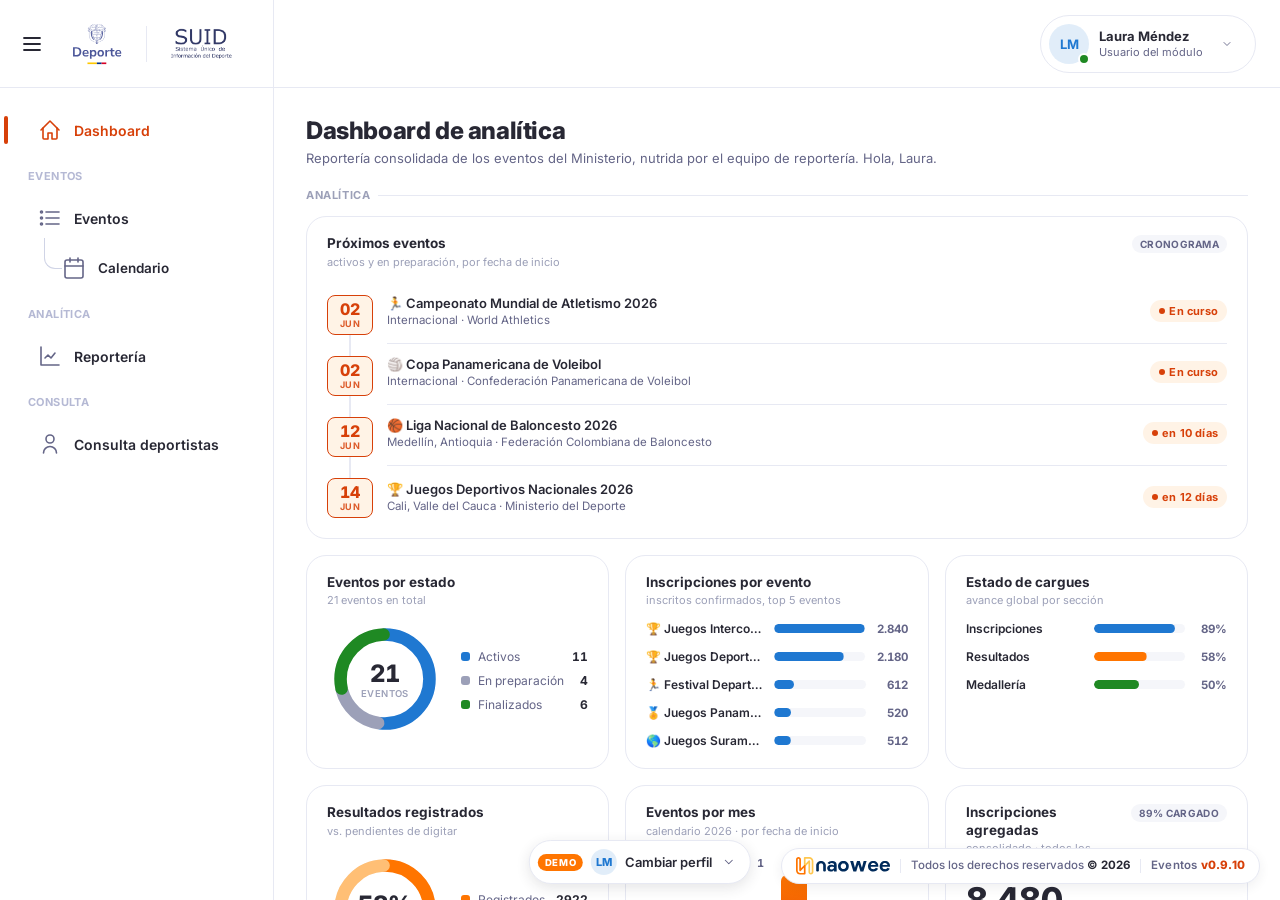
<file: dashboard.html>
<!DOCTYPE html>
<html lang="es">
<head>
<meta charset="utf-8">
<meta name="viewport" content="width=device-width, initial-scale=1">
<title>Naowee Eventos — Dashboard</title>

<link rel="preconnect" href="https://fonts.googleapis.com">
<link rel="preconnect" href="https://fonts.gstatic.com" crossorigin>
<link href="https://fonts.googleapis.com/css2?family=Inter:wght@400;500;600;700;800&display=swap" rel="stylesheet">

<link rel="stylesheet" href="shared/tokens.css?v=0.9.1">
<link rel="stylesheet" href="shared/shell.css?v=0.4.5">
<link rel="stylesheet" href="shared/naowee-footer.css?v=0.9.1">
<script src="shared/naowee-footer.js?v=0.9.10" defer></script>

<style>
  /* ═══════════════════════════════════════════════════════════════
     DASHBOARD DE EVENTOS — overrides locales de página.
     ═══════════════════════════════════════════════════════════════ */

  /* ─── Cabecera de página ─── */
  .dash-head { display: flex; align-items: flex-start; justify-content: space-between; gap: 16px; margin-bottom: 22px; flex-wrap: wrap; }
  .dash-head__title h2 { font-size: 24px; font-weight: 800; letter-spacing: -.4px; color: var(--text-primary); margin: 0 0 5px; }
  .dash-head__title p { font-size: 13px; color: var(--text-secondary); margin: 0; max-width: 640px; }

  /* ═══════════════════════════════════════════════════════════════
     WIDGETS DE REPORTERÍA — bento grid (analítica nutrida por Diego)
     Gráficos SVG/CSS vanilla, sin librerías.
     ═══════════════════════════════════════════════════════════════ */
  .section-eyebrow {
    display: flex; align-items: center; gap: 8px; margin: 4px 0 14px;
    font-size: 11px; font-weight: 700; letter-spacing: .6px; text-transform: uppercase;
    color: var(--text-muted);
  }
  .section-eyebrow::after { content: ''; flex: 1; height: 1px; background: var(--border); }

  .widgets {
    display: grid; grid-template-columns: repeat(6, 1fr); gap: 16px; margin-bottom: 30px;
  }
  /* Cajas planas: solo border 1px, sin sombra (lineamiento Doug). */
  .widget {
    background: var(--surface); border: 1px solid var(--border);
    border-radius: var(--radius-xl);
    padding: 18px 20px 20px; display: flex; flex-direction: column; min-width: 0;
    animation: fadeInUp .44s var(--easing-smoothout) both;
  }
  .widget:nth-child(1) { animation-delay: .06s; } .widget:nth-child(2) { animation-delay: .1s; }
  .widget:nth-child(3) { animation-delay: .14s; } .widget:nth-child(4) { animation-delay: .18s; }
  .widget:nth-child(5) { animation-delay: .22s; } .widget:nth-child(6) { animation-delay: .26s; }
  .widget:nth-child(7) { animation-delay: .30s; } .widget:nth-child(8) { animation-delay: .34s; }
  .widget:nth-child(9) { animation-delay: .38s; }
  /* Spans del bento (6 columnas) */
  .w-estado    { grid-column: span 2; }
  .w-insc      { grid-column: span 2; }
  .w-resultados{ grid-column: span 2; }
  .w-medallero { grid-column: span 3; }
  .w-inscritos-evento { grid-column: span 2; }
  .w-proximos  { grid-column: span 6; }
  .w-cargues   { grid-column: span 2; }
  .w-mes       { grid-column: span 2; }
  .w-organismo { grid-column: span 2; }

  .widget__head { display: flex; align-items: flex-start; justify-content: space-between; gap: 10px; margin-bottom: 14px; }
  .widget__title { font-size: 13.5px; font-weight: 700; color: var(--text-primary); line-height: 1.3; }
  .widget__hint { font-size: 11px; color: var(--text-muted); margin-top: 2px; }
  .widget__tag {
    font-size: 10px; font-weight: 700; letter-spacing: .3px; text-transform: uppercase;
    color: var(--text-secondary); background: var(--bg-soft);
    padding: 3px 8px; border-radius: var(--radius-full); white-space: nowrap; flex-shrink: 0;
  }

  /* ── Donut (eventos por estado / resultados) ── */
  .donut-wrap { display: flex; align-items: center; gap: 18px; }
  .donut { width: 116px; height: 116px; flex-shrink: 0; transform: rotate(-90deg); }
  .donut__track { fill: none; stroke: var(--bg-soft); }
  /* Sweep del anillo al cargar: arranca con el arco "colapsado" (dasharray 0)
     y se anima hasta su longitud final. Solo anima stroke-dasharray (no layout).
     La duración real se inyecta inline para escalonar (stagger) por segmento. */
  .donut__seg {
    fill: none; stroke-linecap: round;
    transition: stroke-dasharray 900ms var(--easing-smoothout);
  }
  .donut-center { position: relative; }
  /* El texto central NO se rota: el donut SVG va con rotate(-90deg) para que el
     primer segmento arranque arriba, pero el overlay vive fuera del SVG y se lee
     horizontal (0°). */
  .donut-center__big {
    position: absolute; inset: 0; display: flex; flex-direction: column;
    align-items: center; justify-content: center;
  }
  .donut-center__num { font-size: 24px; font-weight: 800; color: var(--text-primary); line-height: 1; font-feature-settings: 'tnum'; }
  .donut-center__lbl { font-size: 9.5px; font-weight: 600; color: var(--text-muted); text-transform: uppercase; letter-spacing: .4px; margin-top: 2px; }
  .legend { display: flex; flex-direction: column; gap: 9px; flex: 1; min-width: 0; }
  .legend__row { display: flex; align-items: center; gap: 8px; font-size: 12px; }
  .legend__dot { width: 9px; height: 9px; border-radius: 3px; flex-shrink: 0; }
  .legend__name { color: var(--text-secondary); flex: 1; min-width: 0; overflow: hidden; text-overflow: ellipsis; white-space: nowrap; }
  .legend__val { font-weight: 700; color: var(--text-primary); font-feature-settings: 'tnum'; }

  /* ── Inscripciones: big number + stacked bar ── */
  .stat-big { font-size: 34px; font-weight: 800; color: var(--text-primary); line-height: 1; font-feature-settings: 'tnum'; }
  .stat-big small { font-size: 14px; font-weight: 600; color: var(--text-muted); }
  .stat-cap { font-size: 12px; color: var(--text-secondary); margin: 6px 0 16px; }
  .stack-bar { height: 12px; border-radius: var(--radius-full); background: var(--bg-soft); overflow: hidden; display: flex; }
  /* Llenado compositor-friendly: el ancho final es estático; el llenado
     0→valor se revela con clip-path (no se anima width — regla CLAUDE.md;
     clip-path es propiedad permitida). Colapsado = recortado por la derecha. */
  .stack-seg {
    height: 100%;
    clip-path: inset(0 100% 0 0);
    transition: clip-path 760ms var(--easing-smoothout);
  }
  .stack-seg.is-filled { clip-path: inset(0 0 0 0); }
  .stack-legend { display: flex; gap: 16px; margin-top: 12px; flex-wrap: wrap; }
  .stack-legend__row { display: flex; align-items: center; gap: 6px; font-size: 11.5px; color: var(--text-secondary); }
  .stack-legend__val { font-weight: 700; color: var(--text-primary); }

  /* ── Barras horizontales (medallero · inscripciones por evento) ── */
  .hbars { display: flex; flex-direction: column; gap: 13px; }
  .hbar { display: grid; grid-template-columns: 116px 1fr auto; align-items: center; gap: 12px; }
  .hbar__lbl { font-size: 12px; font-weight: 600; color: var(--text-primary); overflow: hidden; text-overflow: ellipsis; white-space: nowrap; }
  .hbar__track { height: 9px; border-radius: var(--radius-full); background: var(--bg-soft); overflow: hidden; display: flex; }
  /* Llenado 0→valor vía clip-path (no width). El ancho final queda inline;
     el clip revela la barra de izquierda a derecha. */
  .hbar__fill {
    height: 100%; border-radius: var(--radius-full);
    clip-path: inset(0 100% 0 0);
    transition: clip-path 760ms var(--easing-smoothout);
  }
  .hbar__fill.is-filled { clip-path: inset(0 0 0 0); }
  /* En el medallero apilado, el track se revela como una sola unidad
     (los 3 segmentos internos no se recortan: aparecen con el track). */
  .hbar__track.is-stacked {
    clip-path: inset(0 100% 0 0);
    transition: clip-path 760ms var(--easing-smoothout);
  }
  .hbar__track.is-stacked.is-filled { clip-path: inset(0 0 0 0); }
  .hbar__track.is-stacked .hbar__fill { clip-path: none; transition: none; }
  .hbar__val { font-size: 11.5px; font-weight: 700; color: var(--text-secondary); font-feature-settings: 'tnum'; min-width: 30px; text-align: right; }
  /* ── Barras verticales (eventos por mes) ── */
  .vbars { display: flex; align-items: flex-end; justify-content: space-between; gap: 8px; height: 138px; padding-top: 6px; }
  .vbar { display: flex; flex-direction: column; align-items: center; justify-content: flex-end; gap: 6px; flex: 1; min-width: 0; height: 100%; }
  .vbar__val { font-size: 11px; font-weight: 700; color: var(--text-secondary); font-feature-settings: 'tnum'; line-height: 1; min-height: 11px; }
  .vbar__col { width: 100%; max-width: 28px; flex: 1; display: flex; align-items: flex-end; }
  .vbar__fill { width: 100%; min-height: 4px; border-radius: var(--radius-sm) var(--radius-sm) 0 0; background: linear-gradient(180deg, var(--naranja), var(--accent)); }
  .vbar__lbl { font-size: 10.5px; font-weight: 600; color: var(--text-muted); }
  /* Medallero: 3 segmentos oro/plata/bronce */
  .medal-seg.gold   { background: #e8b923; }
  .medal-seg.silver { background: #aab2c5; }
  .medal-seg.bronze { background: #c8814b; }
  .medal-head { display: flex; gap: 16px; margin-bottom: 14px; }
  .medal-chip { display: inline-flex; align-items: center; gap: 6px; font-size: 12px; font-weight: 600; color: var(--text-secondary); }
  .medal-chip__dot { width: 11px; height: 11px; border-radius: 50%; }
  .medal-chip strong { color: var(--text-primary); font-feature-settings: 'tnum'; }

  /* ═══ Próximos eventos — cronograma vertical (ui-ux-pro-max) ═══
     Timeline con línea conectora continua + nodos de fecha tipo "calendar chip".
     Todo contenido dentro del card (sin íconos que se desborden). El connector
     vive en un track de ancho fijo a la izquierda; los nodos se centran sobre él.
     Jerarquía por tamaño/peso/contraste (no solo color). */
  .tl { display: flex; flex-direction: column; position: relative; }
  .tl-item {
    display: grid; grid-template-columns: 46px 1fr; gap: 14px;
    align-items: stretch; position: relative;
    animation: fadeInUp .4s var(--easing-smoothout) both;
  }
  .tl-item:nth-child(1) { animation-delay: .04s; } .tl-item:nth-child(2) { animation-delay: .09s; }
  .tl-item:nth-child(3) { animation-delay: .14s; } .tl-item:nth-child(4) { animation-delay: .19s; }
  /* Rail (línea conectora) centrado en la columna de 46px (eje en 23px). */
  .tl-rail { position: relative; display: flex; flex-direction: column; align-items: center; }
  .tl-rail::before {
    content: ''; position: absolute; top: 0; bottom: 0; left: 50%;
    width: 2px; background: var(--border); transform: translateX(-50%);
  }
  .tl-item:first-child .tl-rail::before { top: 22px; }
  .tl-item:last-child  .tl-rail::before { bottom: calc(100% - 22px); }
  /* Calendar chip = nodo de fecha (día grande + mes). */
  .tl-chip {
    position: relative; z-index: 1; width: 46px;
    display: flex; flex-direction: column; align-items: center; justify-content: center;
    background: var(--surface); border: 1.5px solid var(--border-dark);
    border-radius: var(--radius-md); padding: 5px 0 6px; margin-top: 12px;
    line-height: 1;
  }
  .tl-chip__d { font-size: 16px; font-weight: 800; color: var(--text-primary); font-feature-settings: 'tnum'; }
  .tl-chip__m { font-size: 9px; font-weight: 700; color: var(--text-muted); text-transform: uppercase; letter-spacing: .5px; margin-top: 2px; }
  /* ── Fuerza por cercanía: el chip de fecha toma color según días restantes
     (mismo tier que el badge "en X días"). Inminente=acento, próximo=azul,
     lejano=gris apagado. Da jerarquía con color, no solo con tamaño. ── */
  .tl-chip.tier-caution     { border-color: var(--accent); background: var(--accent-bg); }
  .tl-chip.tier-caution     .tl-chip__d { color: var(--accent); }
  .tl-chip.tier-caution     .tl-chip__m { color: var(--accent); opacity: .85; }
  .tl-chip.tier-informative { border-color: var(--blue-info); background: var(--blue-bg); }
  .tl-chip.tier-informative .tl-chip__d { color: var(--blue-info); }
  .tl-chip.tier-informative .tl-chip__m { color: var(--blue-info); opacity: .8; }
  .tl-chip.tier-neutral     { border-color: var(--border-dark); background: var(--surface); }
  .tl-chip.tier-neutral     .tl-chip__d { color: var(--text-secondary); }
  .tl-chip.tier-neutral     .tl-chip__m { color: var(--text-muted); }
  /* Contenido del evento. */
  .tl-body {
    min-width: 0; padding: 12px 0 16px;
    display: flex; align-items: center; justify-content: space-between; gap: 12px;
    border-bottom: 1px solid var(--border);
  }
  .tl-item:last-child .tl-body { border-bottom: 0; padding-bottom: 2px; }
  .tl-main { min-width: 0; }
  .tl-name { font-size: 13px; font-weight: 600; color: var(--text-primary); overflow: hidden; text-overflow: ellipsis; white-space: nowrap; }
  .tl-meta { font-size: 11.5px; color: var(--text-secondary); margin-top: 2px; overflow: hidden; text-overflow: ellipsis; white-space: nowrap; }
  /* ── Badge canónico .naowee-badge (port local mapeado a tokens del módulo).
     El módulo carga solo tokens/shell, no el DS por CDN; portamos la base + las
     3 variantes quiet que usamos (informative/caution/neutral) siguiendo el
     patrón override. Quiet = fondo teñido + texto oscuro/semántico. ── */
  .naowee-badge {
    display: inline-flex; align-items: center; justify-content: center;
    gap: 4px; height: 22px; min-width: 22px; padding: 2px 9px;
    border-radius: var(--radius-full); border: none;
    font-family: inherit; font-size: 11px; font-weight: 700; line-height: 14px;
    letter-spacing: .2px; white-space: nowrap; flex-shrink: 0;
    font-feature-settings: 'case' 1;
  }
  .naowee-badge--informative.naowee-badge--quiet { background: var(--blue-bg); color: var(--blue-info); }
  .naowee-badge--caution.naowee-badge--quiet     { background: var(--accent-bg); color: var(--accent); }
  .naowee-badge--neutral.naowee-badge--quiet      { background: var(--bg-soft); color: var(--text-secondary); }
  /* Punto guía opcional (mismo color que el texto del badge). */
  .naowee-badge__dot { width: 6px; height: 6px; border-radius: 50%; background: currentColor; flex-shrink: 0; }

  /* Empty inline de widget (modo guiado·vacío) */
  .w-empty {
    display: flex; flex-direction: column; align-items: center; justify-content: center;
    text-align: center; gap: 6px; padding: 22px 12px; color: var(--text-muted);
    border: 1px dashed var(--border-dark); border-radius: var(--radius-lg); min-height: 120px;
  }
  .w-empty svg { width: 26px; height: 26px; opacity: .7; }
  .w-empty p { font-size: 12px; margin: 0; max-width: 220px; line-height: 1.45; }

  /* View toggle (card/tabla) — SIN fondo gris: solo stroke claro alrededor.
     El botón activo se distingue por color de ícono/acento (no por fondo). */
  .view-toggle {
    display: inline-flex; align-items: center; background: transparent;
    border: 1px solid var(--border-dark); border-radius: var(--radius-md); padding: 3px; gap: 2px;
  }
  .view-toggle__btn {
    width: 34px; height: 34px; display: inline-flex; align-items: center; justify-content: center;
    border: none; background: transparent; border-radius: var(--radius-sm); cursor: pointer;
    color: var(--text-muted);
    transition: color var(--duration-fast);
  }
  .view-toggle__btn:hover { color: var(--text-secondary); }
  /* Activo = ícono en accent; sin background gris. */
  .view-toggle__btn.is-active { color: var(--accent); }
  .view-toggle__btn svg { width: 17px; height: 17px; }

  /* ─── Searchbox canónico (port .naowee-searchbox del DS) — inline porque
     dashboard NO carga list-components.css (es autocontenido). Valores alineados
     al componente compartido: input-wrap 48px, borde hover --field-border-hover,
     ícono/clear 20px, tokens del módulo. ── */
  .naowee-searchbox {
    position: relative; flex: 1; min-width: 240px; max-width: 380px;
    width: 100%;
  }
  .naowee-searchbox__input-wrap {
    display: flex; align-items: center; gap: 8px;
    height: 48px; padding: 0 12px;
    background: var(--surface);
    border: 1px solid var(--border-dark);
    border-radius: var(--radius-full);
    transition: border-color var(--duration-normal) var(--easing-smoothout),
                box-shadow var(--duration-normal) var(--easing-smoothout);
    overflow: hidden;
    font-feature-settings: 'case' 1;
  }
  .naowee-searchbox__input-wrap:hover { border-color: var(--field-border-hover); }
  .naowee-searchbox__input-wrap:focus-within {
    border-color: var(--accent);
    box-shadow: 0 0 0 3px rgba(215, 64, 9, .15);
  }
  .naowee-searchbox__icon {
    width: 20px; height: 20px; flex-shrink: 0;
    color: var(--text-muted);
    display: flex; align-items: center; justify-content: center;
  }
  .naowee-searchbox__icon svg { width: 20px; height: 20px; }
  .naowee-searchbox__input {
    flex: 1; min-width: 0; height: 100%;
    border: none; background: transparent; outline: none;
    font-family: inherit; font-size: 14px; font-weight: 400;
    color: var(--text-primary); padding: 0;
  }
  .naowee-searchbox__input::placeholder { color: var(--text-muted); }
  .naowee-searchbox__input::-webkit-search-decoration,
  .naowee-searchbox__input::-webkit-search-cancel-button,
  .naowee-searchbox__input::-webkit-search-results-button,
  .naowee-searchbox__input::-webkit-search-results-decoration { -webkit-appearance: none; appearance: none; display: none; }
  .naowee-searchbox__clear {
    width: 24px; height: 24px; border-radius: var(--radius-md);
    border: none; background: transparent;
    color: var(--text-muted);
    display: none; align-items: center; justify-content: center;
    cursor: pointer; flex-shrink: 0;
    transition: background var(--duration-fast), color var(--duration-fast);
  }
  .naowee-searchbox__clear svg { width: 20px; height: 20px; }
  .naowee-searchbox__clear:hover { background: var(--bg-soft); color: var(--text-secondary); }
  .naowee-searchbox--has-value .naowee-searchbox__clear { display: flex; }

  /* ── Segmented control canónico (port .naowee-segment del DS v1.8.0) ──
     Pill deslizante: fondo blanco + stroke accent (NO relleno gris en activo).
     Mapeado a tokens locales del módulo. */
  .naowee-segment {
    position: relative; display: inline-flex;
    background: var(--surface);
    border: 1px solid var(--border-dark);
    border-radius: var(--radius-lg);
    padding: 4px; gap: 0; height: 40px; overflow: clip;
    font-feature-settings: 'case' 1;
  }
  .naowee-segment__pill {
    box-sizing: border-box; position: absolute; top: 4px; bottom: 4px; left: 0; width: 0;
    background: var(--surface);
    border: 2px solid var(--accent);
    border-radius: var(--radius-md);
    box-shadow: 0 0 0 3px rgba(215, 64, 9, .08);
    pointer-events: none; z-index: 0;
    transform: translate3d(var(--seg-x, 0), 0, 0);
    transition: transform 380ms var(--easing-smoothout), width 380ms var(--easing-smoothout);
    will-change: transform, width;
  }
  .naowee-segment__pill--no-anim { transition: none; }
  .naowee-segment__item {
    position: relative; z-index: 1;
    display: flex; align-items: center; justify-content: center; align-self: stretch;
    padding: 0 14px; border: 2px solid transparent; background: transparent;
    border-radius: var(--radius-md); cursor: pointer; white-space: nowrap; flex-shrink: 0;
    font-family: inherit; font-size: 12.5px; font-weight: 600; color: var(--text-secondary);
    transition: color 220ms var(--easing-smoothout);
  }
  .naowee-segment__item:hover { color: var(--text-primary); }
  /* Activo = label en ACCENT/NARANJA (fidelidad al selected del DS:
     pill con stroke accent + texto accent). Peso 700 para reforzar la
     jerarquía del item seleccionado sobre los idle (600). */
  .naowee-segment__item--active { color: var(--accent); font-weight: 700; }
  .toolbar__count { margin-left: auto; font-size: 12.5px; font-weight: 600; color: var(--text-secondary); }

  /* ─── Grid de eventos ─── */
  .events-grid { display: grid; grid-template-columns: repeat(auto-fill, minmax(340px, 1fr)); gap: 16px; }
  .event-card {
    background: var(--surface); border: 1px solid var(--border); border-radius: var(--radius-xl);
    padding: 20px 20px 18px; cursor: pointer; text-align: left; width: 100%; font-family: inherit;
    display: flex; flex-direction: column; gap: 14px;
    transition: transform var(--duration-normal) var(--easing-smoothout),
                box-shadow var(--duration-normal) var(--easing-smoothout),
                border-color var(--duration-normal) var(--easing-smoothout);
    animation: fadeInUp .4s var(--easing-smoothout) both;
  }
  .event-card:hover { transform: translateY(-3px); box-shadow: var(--shadow-card); border-color: var(--border-dark); }
  .event-card:focus-visible { outline: none; border-color: var(--accent); box-shadow: 0 0 0 3px rgba(215, 64, 9, .15); }

  .event-card__top { display: flex; align-items: flex-start; justify-content: space-between; gap: 10px; }
  .event-card__icon {
    width: 42px; height: 42px; border-radius: var(--radius-lg); flex-shrink: 0;
    display: flex; align-items: center; justify-content: center; font-size: 20px;
    background: var(--bg-soft);
  }
  .event-card__name { font-size: 15px; font-weight: 700; color: var(--text-primary); line-height: 1.3; }
  .event-card__sport { font-size: 12px; color: var(--text-secondary); margin-top: 3px; }

  .badge {
    display: inline-flex; align-items: center; gap: 5px;
    padding: 4px 10px; border-radius: var(--radius-full);
    font-size: 11px; font-weight: 700; letter-spacing: .2px; white-space: nowrap; flex-shrink: 0;
  }
  .badge::before { content: ''; width: 6px; height: 6px; border-radius: 50%; background: currentColor; }
  .badge.s-borrador { background: #f0f1f7; color: var(--text-secondary); }
  .badge.s-activo { background: var(--blue-bg); color: var(--blue-info); }
  .badge.s-finalizado { background: var(--green-bg); color: var(--green); }

  .event-card__meta { display: flex; flex-direction: column; gap: 7px; }
  .meta-row { display: flex; align-items: center; gap: 9px; font-size: 12.5px; color: var(--text-secondary); }
  .meta-row svg { width: 15px; height: 15px; color: var(--text-muted); flex-shrink: 0; }
  .meta-row strong { color: var(--text-primary); font-weight: 600; }

  /* ─── Indicadores de progreso ─── */
  .progress { border-top: 1px solid var(--border); padding-top: 14px; display: flex; flex-direction: column; gap: 11px; }
  .prog-item { display: grid; grid-template-columns: 92px 1fr auto; align-items: center; gap: 10px; }
  .prog-item__lbl { font-size: 11px; font-weight: 600; color: var(--text-secondary); }
  .prog-track { height: 6px; border-radius: var(--radius-full); background: var(--bg-soft); overflow: hidden; }
  /* Progreso (cards + filas de tabla): llenado 0→valor con clip-path. */
  .prog-fill {
    height: 100%; border-radius: var(--radius-full);
    clip-path: inset(0 100% 0 0);
    transition: clip-path 620ms var(--easing-smoothout);
  }
  .prog-fill.is-filled { clip-path: inset(0 0 0 0); }
  .prog-fill.f-insc { background: var(--blue-info); }
  .prog-fill.f-res { background: var(--naranja); }
  .prog-fill.f-med { background: var(--green); }
  .prog-item__val { font-size: 11px; font-weight: 700; color: var(--text-primary); font-feature-settings: 'tnum'; min-width: 34px; text-align: right; }
  .prog-item__val.is-empty { color: var(--text-muted); font-weight: 600; }

  .event-card__foot { display: flex; align-items: center; justify-content: space-between; gap: 8px; margin-top: 2px; }
  .event-card__org { font-size: 11px; color: var(--text-muted); display: inline-flex; align-items: center; gap: 5px; min-width: 0; flex: 1; }
  .event-card__org svg { width: 14px; height: 14px; flex-shrink: 0; }
  .event-card__org-name { overflow: hidden; text-overflow: ellipsis; white-space: nowrap; }
  .event-card__link { font-size: 12.5px; font-weight: 700; color: var(--accent); display: inline-flex; align-items: center; gap: 5px; }
  .event-card__link svg { width: 14px; height: 14px; transition: transform var(--duration-normal) var(--easing-smoothout); }
  .event-card:hover .event-card__link svg { transform: translateX(3px); }

  /* ─── Vista tabla — tabla canónica Naowee (.naowee-table-card del DS) ───
     Card blanco con PADDING (los contenidos quedan inset, no de borde a borde).
     El thead "flota": fondo gris claro (gray-100) con esquinas redondeadas en
     la 1ª y última th — no de punta a punta del card. Sin box-shadow (plano). */
  .naowee-table-card {
    background: var(--surface); border: 1px solid var(--border);
    border-radius: var(--radius-xl); padding: 20px;
    display: flex; flex-direction: column; gap: 16px;
    animation: fadeInUp .4s var(--easing-smoothout) both;
  }
  /* ── Header interno del card (réplica del patrón convocatorias):
     título + subtítulo → toolbar (search + segment + toggle) → thead gris →
     filas. Todo vive DENTRO de un único card. ── */
  .tc-head { display: flex; flex-direction: column; gap: 3px; }
  .tc-head__title { font-size: 16px; font-weight: 700; color: var(--text-primary); margin: 0; }
  .tc-head__sub { font-size: 12.5px; color: var(--text-secondary); margin: 0; }
  /* Toolbar interna: search a la izq, segment al centro, toggle a la der. */
  .tc-toolbar {
    display: flex; align-items: center; gap: 12px; flex-wrap: wrap;
  }
  .tc-toolbar .naowee-searchbox { flex: 1 1 240px; }
  .tc-toolbar .toolbar__count { margin-left: auto; }
  /* El wrap ya NO hace scroll-x: `table-layout: fixed` + <colgroup> hacen que
     las 5 columnas quepan en el viewport. `overflow-x: clip` evita la barra. */
  .naowee-table-card__table-wrap {
    overflow-x: clip; overflow-y: visible;
  }
  .naowee-table--in-card { width: 100%; table-layout: fixed; border-collapse: separate; border-spacing: 0; }
  .naowee-table--in-card thead th {
    text-align: left; font-size: 11px; font-weight: 600; letter-spacing: .3px; text-transform: uppercase;
    color: var(--text-secondary); background: var(--th-bg);
    padding: 12px 16px; border: none; white-space: nowrap; overflow: hidden; text-overflow: ellipsis;
  }
  /* Anchos de columna del dashboard (5 cols: Evento·Fechas·Lugar·Estado·Progreso).
     ESTADO con holgura para el badge "Finalizado" (no se recorta). */
  .col-evento { width: 35%; } .col-fechas { width: 17%; } .col-lugar { width: 18%; }
  .col-estado { width: 15%; } .col-prog { width: 15%; }
  .naowee-table--in-card thead th:first-child {
    border-top-left-radius: var(--radius-lg); border-bottom-left-radius: var(--radius-lg);
  }
  .naowee-table--in-card thead th:last-child {
    border-top-right-radius: var(--radius-lg); border-bottom-right-radius: var(--radius-lg);
  }
  .naowee-table--in-card tbody td { padding: 16px 16px; font-size: 13px; color: var(--text-primary); border-bottom: 1px solid var(--border); vertical-align: middle; }
  .naowee-table--in-card tbody td:first-child, .naowee-table--in-card thead th:first-child { padding-left: 18px; }
  .naowee-table--in-card tbody td:last-child, .naowee-table--in-card thead th:last-child { padding-right: 18px; }
  .naowee-table--in-card tbody tr:last-child td { border-bottom: 0; }
  .naowee-table--in-card tbody tr { cursor: pointer; transition: background var(--duration-fast); }
  .naowee-table--in-card tbody tr:hover { background: #fafbfd; }
  .ev-row__name { display: flex; align-items: center; gap: 10px; min-width: 0; }
  .ev-row__emoji { font-size: 17px; flex-shrink: 0; }
  .ev-row__nm { font-weight: 600; overflow: hidden; text-overflow: ellipsis; white-space: nowrap; }
  .ev-row__sport { font-size: 11px; color: var(--text-muted); overflow: hidden; text-overflow: ellipsis; white-space: nowrap; }
  /* Fechas y lugar envuelven en vez de forzar scroll-x. */
  .ev-row__dates, .ev-row__place { font-size: 12.5px; color: var(--text-secondary); line-height: 1.4; overflow-wrap: break-word; word-break: normal; }
  .ev-row__prog { display: flex; align-items: center; gap: 9px; min-width: 0; }
  .ev-row__prog .prog-track { flex: 1; }
  .ev-row__prog .ev-row__pct { font-size: 11.5px; font-weight: 700; color: var(--text-primary); font-feature-settings: 'tnum'; min-width: 34px; text-align: right; }
  .ev-row__pct.is-empty { color: var(--text-muted); }

  /* ─── Empty state (vive dentro del card → sin borde/fondo propios) ─── */
  .empty {
    display: none; flex-direction: column; align-items: center; justify-content: center;
    text-align: center; padding: 44px 24px 36px; gap: 8px;
  }
  .empty.is-shown { display: flex; }
  .empty__icon { width: 52px; height: 52px; border-radius: var(--radius-lg); background: var(--bg-soft); display: flex; align-items: center; justify-content: center; margin-bottom: 6px; }
  .empty__icon svg { width: 26px; height: 26px; color: var(--text-muted); }
  .empty h3 { font-size: 16px; font-weight: 700; color: var(--text-primary); margin: 0; }
  .empty p { font-size: 13.5px; color: var(--text-secondary); margin: 0; max-width: 380px; line-height: 1.5; }

  /* ─── Animations ─── */
  @keyframes fadeInUp { from { opacity: 0; transform: translateY(14px); } to { opacity: 1; transform: translateY(0); } }

  /* ─── Responsive ─── */
  @media (max-width: 1023px) {
    /* Bento → 2 columnas; cada widget ocupa la fila o media fila */
    .widgets { grid-template-columns: repeat(2, 1fr); }
    .w-estado, .w-insc, .w-resultados, .w-medallero, .w-inscritos-evento, .w-proximos { grid-column: span 2; }
    .w-estado, .w-insc, .w-cargues, .w-mes, .w-organismo { grid-column: span 1; }
  }
  @media (max-width: 600px) {
    .widgets { grid-template-columns: 1fr; gap: 12px; }
    .w-estado, .w-insc, .w-resultados, .w-medallero, .w-inscritos-evento, .w-proximos, .w-cargues, .w-mes, .w-organismo { grid-column: span 1; }
    .events-grid { grid-template-columns: 1fr; }
    .dash-head { gap: 12px; }
    .dash-head__title h2 { font-size: 20px; }
    .toolbar__count { margin-left: 0; width: 100%; }
    .naowee-searchbox { max-width: none; }
    .naowee-segment { width: 100%; }
    .naowee-segment__item { flex: 1; }
    .naowee-table-card { padding: 14px; }
    .donut-wrap { flex-direction: column; align-items: flex-start; }
    .hbar { grid-template-columns: 92px 1fr auto; }
  }
  @media (prefers-reduced-motion: reduce) {
    .widget, .event-card, .naowee-table-card, .tl-item,
    .prog-fill, .donut__seg, .stack-seg, .hbar__fill, .hbar__track.is-stacked, .naowee-segment__pill,
    .event-card__link svg { animation: none !important; transition: none !important; }
    /* Sin animación → valores finales directos (barras reveladas por completo). */
    .prog-fill, .stack-seg, .hbar__fill, .hbar__track.is-stacked { clip-path: none !important; }
  }
</style>
</head>
<body>

<div class="shell">
  <div id="sidebarRoot"></div>
  <div class="main">
    <header class="top-header" id="topHeader"></header>
    <div class="page">
      <div class="page-inner" id="dashboard"></div>
    </div>
  </div>
</div>

<script type="module">
  import {
    mountSidebar, mountHeader, mountBackdrop, mountDemoSwitcher,
    getRoleFromQuery, getDemoMode, ROLES
  } from './shared/sidebar.js';
  import { allEvents } from './shared/events-data.js';

  /* ─── Fuente ÚNICA de datos: events-data.js (6 base + borradores creados en la
     demo vía addDraft/sessionStorage). Así un evento recién creado aparece también
     en el dashboard (KPIs, donut, próximos), no solo en la lista/detalle. ─── */
  const EVENTS = allEvents();

  const STATUS_LABEL = { borrador: 'Borrador', activo: 'Activo', finalizado: 'Finalizado' };

  /* ─── Datos agregados de reportería (los nutre Diego) ─── */
  /* Medallero: top departamentos por medallas (oro / plata / bronce). */
  const MEDALLERO = [
    { dep: 'Antioquia',     oro: 42, plata: 31, bronce: 28 },
    { dep: 'Bogotá D.C.',   oro: 38, plata: 35, bronce: 30 },
    { dep: 'Valle del Cauca', oro: 33, plata: 26, bronce: 24 },
    { dep: 'Atlántico',     oro: 19, plata: 22, bronce: 25 },
    { dep: 'Santander',     oro: 14, plata: 18, bronce: 21 }
  ];
  /* Inscripciones por evento (event-level, no deporte-específico):
     deriva de los inscritos confirmados de cada evento. Módulo LIGHT —
     el dashboard agrega por EVENTO, no por deporte. */
  function inscripcionesPorEvento() {
    return EVENTS
      .filter((e) => e.insc.done > 0)
      .map((e) => ({ emoji: e.emoji, name: e.name, inscritos: e.insc.done }))
      .sort((a, b) => b.inscritos - a.inscritos)
      .slice(0, 5);
  }

  /* ─── Iconos de página ─── */
  const I = {
    cal: '<svg viewBox="0 0 24 24" fill="none" stroke="currentColor" stroke-width="1.6" stroke-linecap="round" stroke-linejoin="round"><rect x="3" y="4" width="18" height="18" rx="2"/><line x1="16" y1="2" x2="16" y2="6"/><line x1="8" y1="2" x2="8" y2="6"/><line x1="3" y1="10" x2="21" y2="10"/></svg>',
    pin: '<svg viewBox="0 0 24 24" fill="none" stroke="currentColor" stroke-width="1.6" stroke-linecap="round" stroke-linejoin="round"><path d="M21 10c0 7-9 13-9 13s-9-6-9-13a9 9 0 0 1 18 0z"/><circle cx="12" cy="10" r="3"/></svg>',
    org: '<svg viewBox="0 0 24 24" fill="none" stroke="currentColor" stroke-width="1.6" stroke-linecap="round" stroke-linejoin="round"><path d="M3 21h18"/><path d="M5 21V7l8-4v18"/><path d="M19 21V11l-6-4"/></svg>',
    arrow: '<svg viewBox="0 0 24 24" fill="none" stroke="currentColor" stroke-width="2" stroke-linecap="round" stroke-linejoin="round"><line x1="5" y1="12" x2="19" y2="12"/><polyline points="12 5 19 12 12 19"/></svg>',
    search: '<svg viewBox="0 0 24 24" fill="none" stroke="currentColor" stroke-width="2" stroke-linecap="round" stroke-linejoin="round"><circle cx="11" cy="11" r="8"/><line x1="21" y1="21" x2="16.65" y2="16.65"/></svg>',
    clear: '<svg viewBox="0 0 24 24" fill="none" stroke="currentColor" stroke-width="2" stroke-linecap="round" stroke-linejoin="round"><line x1="18" y1="6" x2="6" y2="18"/><line x1="6" y1="6" x2="18" y2="18"/></svg>',
    chart: '<svg viewBox="0 0 24 24" fill="none" stroke="var(--blue-info)" stroke-width="1.5" stroke-linecap="round" stroke-linejoin="round"><path d="M3 3v18h18"/><path d="M7 14l3-3 3 3 4-5"/></svg>',
    inbox: '<svg viewBox="0 0 24 24" fill="none" stroke="currentColor" stroke-width="1.5" stroke-linecap="round" stroke-linejoin="round"><path d="M22 12h-6l-2 3h-4l-2-3H2"/><path d="M5.45 5.11L2 12v6a2 2 0 0 0 2 2h16a2 2 0 0 0 2-2v-6l-3.45-6.89A2 2 0 0 0 16.76 4H7.24a2 2 0 0 0-1.79 1.11z"/></svg>',
    gridV: '<svg viewBox="0 0 24 24" fill="none" stroke="currentColor" stroke-width="2"><rect x="3" y="3" width="7" height="7" rx="1.5"/><rect x="14" y="3" width="7" height="7" rx="1.5"/><rect x="3" y="14" width="7" height="7" rx="1.5"/><rect x="14" y="14" width="7" height="7" rx="1.5"/></svg>',
    listV: '<svg viewBox="0 0 24 24" fill="none" stroke="currentColor" stroke-width="2" stroke-linecap="round" stroke-linejoin="round"><line x1="8" y1="6" x2="21" y2="6"/><line x1="8" y1="12" x2="21" y2="12"/><line x1="8" y1="18" x2="21" y2="18"/><line x1="3" y1="6" x2="3.01" y2="6"/><line x1="3" y1="12" x2="3.01" y2="12"/><line x1="3" y1="18" x2="3.01" y2="18"/></svg>'
  };

  function pct(done, total) { return total > 0 ? Math.round((done / total) * 100) : 0; }

  /* Parseo de fecha "DD mmm YYYY" (es) → Date, para "días restantes". */
  const MONTHS_ES = { ene: 0, feb: 1, mar: 2, abr: 3, may: 4, jun: 5, jul: 6, ago: 7, sep: 8, oct: 9, nov: 10, dic: 11 };
  function parseFecha(str) {
    const [d, m, y] = str.split(' ');
    return new Date(Number(y), MONTHS_ES[m] ?? 0, Number(d));
  }
  const NOW = new Date(2026, 5, 2); // fecha de la demo: 2 jun 2026 (coherente con currentDate)
  function daysTo(str) { return Math.round((parseFecha(str) - NOW) / 86400000); }
  function progItem(lbl, fill, o) {
    const p = pct(o.done, o.total);
    const empty = o.total === 0;
    const valTxt = empty ? '—' : `${p}%`;
    return `
      <div class="prog-item">
        <span class="prog-item__lbl">${lbl}</span>
        <div class="prog-track"><div class="prog-fill ${fill}" style="width:${p}%"></div></div>
        <span class="prog-item__val ${empty ? 'is-empty' : ''}">${valTxt}</span>
      </div>`;
  }

  /* ═══════════════ Helpers de gráficos (SVG/CSS vanilla) ═══════════════ */

  /* Donut: segmentos = [{label, value, color}]. r=46, circ≈289. */
  function donut(segments, centerNum, centerLbl) {
    const total = segments.reduce((a, s) => a + s.value, 0) || 1;
    const R = 46, C = 2 * Math.PI * R, GAP = 2; // pequeño gap entre segmentos
    let offset = 0;
    /* Cada segmento arranca colapsado (dasharray "0 C") y guarda su longitud
       final en data-dash. El orquestador (animateChartsIn) la aplica para
       animar el barrido del anillo 0→valor. stroke-dashoffset es estático
       (posiciona el arco); solo se anima stroke-dasharray. */
    const segHtml = segments.filter((s) => s.value > 0).map((s, i) => {
      const frac = s.value / total;
      const len = Math.max(frac * C - GAP, 0);
      const finalDash = `${len} ${C - len}`;
      const dashoffset = -offset;
      offset += frac * C;
      return `<circle class="donut__seg" cx="60" cy="60" r="${R}" stroke="${s.color}" stroke-width="13"
        stroke-dasharray="0 ${C}" stroke-dashoffset="${dashoffset}"
        data-dash="${finalDash}" style="transition-delay:${i * 90}ms"></circle>`;
    }).join('');
    const legend = segments.map((s) => `
      <div class="legend__row">
        <span class="legend__dot" style="background:${s.color}"></span>
        <span class="legend__name">${s.label}</span>
        <span class="legend__val">${s.value}</span>
      </div>`).join('');
    return `
      <div class="donut-wrap">
        <div class="donut-center">
          <svg class="donut" viewBox="0 0 120 120" role="img" aria-label="${centerLbl}: ${centerNum}">
            <circle class="donut__track" cx="60" cy="60" r="${R}" stroke-width="13"></circle>
            ${segHtml}
          </svg>
          <div class="donut-center__big">
            <span class="donut-center__num">${centerNum}</span>
            <span class="donut-center__lbl">${centerLbl}</span>
          </div>
        </div>
        <div class="legend">${legend}</div>
      </div>`;
  }

  /* Barras horizontales simples: rows = [{lbl, value, color}] (max escala). */
  function hbars(rows, fmt, maxOverride) {
    const max = maxOverride || Math.max(...rows.map((r) => r.value), 1);
    return `<div class="hbars">${rows.map((r, i) => `
      <div class="hbar">
        <span class="hbar__lbl">${r.lbl}</span>
        <div class="hbar__track"><div class="hbar__fill" style="width:${(r.value / max) * 100}%;background:${r.color};transition-delay:${i * 70}ms"></div></div>
        <span class="hbar__val">${fmt ? fmt(r.value) : r.value}</span>
      </div>`).join('')}</div>`;
  }

  /* Barras verticales (eventos por mes). Estático: alturas finales directas. */
  function vbars(rows) {
    const max = Math.max(...rows.map((r) => r.value), 1);
    return `<div class="vbars">${rows.map((r) => `
      <div class="vbar" title="${r.lbl}: ${r.value}">
        <span class="vbar__val">${r.value || ''}</span>
        <div class="vbar__col"><div class="vbar__fill" style="height:${Math.round((r.value / max) * 100)}%"></div></div>
        <span class="vbar__lbl">${r.short}</span>
      </div>`).join('')}</div>`;
  }
  /* Eventos agrupados por mes de inicio (del set actual). */
  function eventosPorMes() {
    const MES = ['Ene', 'Feb', 'Mar', 'Abr', 'May', 'Jun', 'Jul', 'Ago', 'Sep', 'Oct', 'Nov', 'Dic'];
    const counts = {};
    EVENTS.forEach((e) => { const d = parseFecha(e.start); if (d) { const k = d.getMonth(); counts[k] = (counts[k] || 0) + 1; } });
    return Object.keys(counts).map(Number).sort((a, b) => a - b).map((k) => ({ short: MES[k], lbl: MES[k], value: counts[k] }));
  }
  /* Eventos por tipo de organismo (categoriza el campo org). */
  function eventosPorOrganismo() {
    const cat = (org) => {
      const o = (org || '').toLowerCase();
      if (o.includes('ministerio')) return 'Ministerio';
      if (o.includes('indeporte')) return 'Indeportes';
      if (o.includes('federaci')) return 'Federaciones';
      if (o.includes('liga')) return 'Ligas';
      return 'Otros';
    };
    const palette = { Ministerio: 'var(--accent)', Indeportes: 'var(--blue-info)', Federaciones: 'var(--green)', Ligas: 'var(--purple)', Otros: 'var(--text-muted)' };
    const counts = {};
    EVENTS.forEach((e) => { const c = cat(e.org); counts[c] = (counts[c] || 0) + 1; });
    return Object.entries(counts).map(([k, v]) => ({ lbl: k, value: v, color: palette[k] })).sort((a, b) => b.value - a.value);
  }

  /* Medallero apilado oro/plata/bronce por departamento. */
  function medalleroBars(rows) {
    const max = Math.max(...rows.map((r) => r.oro + r.plata + r.bronce), 1);
    const tot = rows.reduce((a, r) => ({ oro: a.oro + r.oro, plata: a.plata + r.plata, bronce: a.bronce + r.bronce }), { oro: 0, plata: 0, bronce: 0 });
    const head = `
      <div class="medal-head">
        <span class="medal-chip"><span class="medal-chip__dot" style="background:#e8b923"></span>Oro <strong>${tot.oro}</strong></span>
        <span class="medal-chip"><span class="medal-chip__dot" style="background:#aab2c5"></span>Plata <strong>${tot.plata}</strong></span>
        <span class="medal-chip"><span class="medal-chip__dot" style="background:#c8814b"></span>Bronce <strong>${tot.bronce}</strong></span>
      </div>`;
    const bars = rows.map((r, i) => {
      const t = r.oro + r.plata + r.bronce;
      const w = (t / max) * 100;
      /* El track es la unidad que escala (is-stacked); los 3 segmentos
         internos quedan estáticos y crecen con él. */
      return `
        <div class="hbar">
          <span class="hbar__lbl">${r.dep}</span>
          <div class="hbar__track is-stacked" style="width:${w}%;transition-delay:${i * 70}ms" title="${r.dep}: ${r.oro} oro · ${r.plata} plata · ${r.bronce} bronce">
            <div class="hbar__fill medal-seg gold"   style="width:${(r.oro / t) * 100}%"></div>
            <div class="hbar__fill medal-seg silver" style="width:${(r.plata / t) * 100}%"></div>
            <div class="hbar__fill medal-seg bronze" style="width:${(r.bronce / t) * 100}%"></div>
          </div>
          <span class="hbar__val">${t}</span>
        </div>`;
    }).join('');
    return head + `<div class="hbars">${bars}</div>`;
  }

  /* Cronograma vertical de próximos eventos (no finalizados, por fecha de inicio).
     Línea conectora continua + calendar chips (día/mes) + pill "en X días".
     Todo contenido dentro del card; sin íconos que se desborden. */
  /* Escala de fuerza por cercanía (días restantes):
       ≤15  → caution   (acento/naranja) — inminente
       16–45 → informative (azul)         — próximo
       >45  → neutral    (gris apagado)   — lejano
     Aplica al chip de fecha Y al badge "en X días" (misma jerarquía). */
  function tierFor(days) {
    if (days <= 15) return 'caution';
    if (days <= 45) return 'informative';
    return 'neutral';
  }
  function timeline(rows) {
    return `<div class="tl">${rows.map((ev) => {
      const [d, m] = ev.start.split(' ');
      const cls = ev.status === 'activo' ? 'is-activo' : 'is-prep';
      /* En curso (día llegado) = inminente máximo → caution. */
      const tier = ev.daysTo > 0 ? tierFor(ev.daysTo) : 'caution';
      const label = ev.daysTo > 0 ? `en ${ev.daysTo} ${ev.daysTo === 1 ? 'día' : 'días'}` : 'En curso';
      return `
        <div class="tl-item ${cls}">
          <div class="tl-rail">
            <span class="tl-chip tier-${tier}"><span class="tl-chip__d">${d}</span><span class="tl-chip__m">${m}</span></span>
          </div>
          <div class="tl-body">
            <div class="tl-main">
              <div class="tl-name">${ev.emoji} ${ev.name}</div>
              <div class="tl-meta">${ev.place} · ${ev.org}</div>
            </div>
            <span class="naowee-badge naowee-badge--${tier} naowee-badge--quiet"><span class="naowee-badge__dot"></span>${label}</span>
          </div>
        </div>`;
    }).join('')}</div>`;
  }

  function emptyWidget(msg) {
    return `<div class="w-empty">${I.inbox}<p>${msg}</p></div>`;
  }

  function eventCard(ev, idx) {
    return `
      <button class="event-card" data-id="${ev.id}" style="animation-delay:${.04 + idx * .05}s" aria-label="Ver detalle de ${ev.name}">
        <div class="event-card__top">
          <div style="display:flex;gap:13px;align-items:flex-start;min-width:0">
            <span class="event-card__icon" aria-hidden="true">${ev.emoji}</span>
            <div style="min-width:0">
              <div class="event-card__name">${ev.name}</div>
              <div class="event-card__sport">${ev.sport}</div>
            </div>
          </div>
          <span class="badge s-${ev.status}">${STATUS_LABEL[ev.status]}</span>
        </div>
        <div class="event-card__meta">
          <div class="meta-row">${I.cal}<span><strong>${ev.start}</strong> — ${ev.end}</span></div>
          <div class="meta-row">${I.pin}<span>${ev.place}</span></div>
        </div>
        <div class="progress">
          ${progItem('Inscripciones', 'f-insc', ev.insc)}
          ${progItem('Resultados', 'f-res', ev.res)}
          ${progItem('Medallería', 'f-med', ev.med)}
        </div>
        <div class="event-card__foot">
          <span class="event-card__org" title="${ev.org}">${I.org}<span class="event-card__org-name">${ev.org}</span></span>
          <span class="event-card__link">Ver detalle ${I.arrow}</span>
        </div>
      </button>`;
  }

  /* Fila compacta (vista tabla): nombre, fechas, lugar, estado, % progreso. */
  function eventRow(ev) {
    const p = pct(ev.insc.done, ev.insc.total);
    const empty = ev.insc.total === 0;
    return `
      <tr data-id="${ev.id}" role="button" tabindex="0" aria-label="Ver detalle de ${ev.name}">
        <td>
          <div class="ev-row__name">
            <span class="ev-row__emoji" aria-hidden="true">${ev.emoji}</span>
            <div style="min-width:0">
              <div class="ev-row__nm">${ev.name}</div>
              <div class="ev-row__sport">${ev.sport}</div>
            </div>
          </div>
        </td>
        <td class="ev-row__dates">${ev.start} — ${ev.end}</td>
        <td class="ev-row__place">${ev.place}</td>
        <td><span class="badge s-${ev.status}">${STATUS_LABEL[ev.status]}</span></td>
        <td>
          <div class="ev-row__prog">
            <div class="prog-track"><div class="prog-fill f-insc" style="width:${p}%"></div></div>
            <span class="ev-row__pct ${empty ? 'is-empty' : ''}">${empty ? '—' : p + '%'}</span>
          </div>
        </td>
      </tr>`;
  }

  /* ─── Estado (vista + filtros + modo demo) ─── */
  const VIEW_KEY = 'naowee-eventos-events-view'; // 'cards' | 'table'
  let currentView = localStorage.getItem(VIEW_KEY) === 'table' ? 'table' : 'cards';
  let activeFilter = 'todos';
  let query = '';

  function filtered(data) {
    return data.filter((ev) => {
      const matchStatus = activeFilter === 'todos' || ev.status === activeFilter;
      const q = query.trim().toLowerCase();
      const matchQuery = !q || `${ev.name} ${ev.sport} ${ev.place} ${ev.org}`.toLowerCase().includes(q);
      return matchStatus && matchQuery;
    });
  }

  /* ── Bloque de widgets de reportería (analítica) ── */
  function widgetsBlock(blank) {
    if (blank) {
      /* Modo guiado·vacío: reportería aún no ha cargado datos. */
      return `
        <div class="widgets">
          <div class="widget w-proximos"><div class="widget__head"><div><div class="widget__title">Próximos eventos</div></div></div>${emptyWidget('No hay eventos programados.')}</div>
          <div class="widget w-estado"><div class="widget__head"><div><div class="widget__title">Eventos por estado</div></div></div>${emptyWidget('Sin datos todavía. Aparecerán cuando reportería los cargue.')}</div>
          <div class="widget w-inscritos-evento"><div class="widget__head"><div><div class="widget__title">Inscripciones por evento</div></div></div>${emptyWidget('Sin inscripciones por evento aún.')}</div>
          <div class="widget w-resultados"><div class="widget__head"><div><div class="widget__title">Resultados registrados</div></div></div>${emptyWidget('Sin resultados registrados aún.')}</div>
          <div class="widget w-insc"><div class="widget__head"><div><div class="widget__title">Inscripciones agregadas</div></div></div>${emptyWidget('Sin inscripciones agregadas aún.')}</div>
        </div>`;
    }

    /* Agregados */
    const byStatus = {
      activo: EVENTS.filter((e) => e.status === 'activo').length,
      borrador: EVENTS.filter((e) => e.status === 'borrador').length,
      finalizado: EVENTS.filter((e) => e.status === 'finalizado').length
    };
    const inscDone = EVENTS.reduce((a, e) => a + e.insc.done, 0);
    const inscTotal = EVENTS.reduce((a, e) => a + e.insc.total, 0);
    const inscPend = inscTotal - inscDone;
    const resDone = EVENTS.reduce((a, e) => a + e.res.done, 0);
    const resTotal = EVENTS.reduce((a, e) => a + e.res.total, 0);
    const resPend = resTotal - resDone;
    const medDone = EVENTS.reduce((a, e) => a + e.med.done, 0);
    const medTotal = EVENTS.reduce((a, e) => a + e.med.total, 0);
    const proximos = EVENTS.filter((e) => e.status !== 'finalizado')
      .map((e) => ({ ...e, daysTo: daysTo(e.start) }))
      .sort((a, b) => a.daysTo - b.daysTo).slice(0, 4);
    const fmtMiles = (n) => n.toLocaleString('es-CO');

    /* Orden de widgets (feedback Juanma 25-jun): Próximos eventos como banner
       superior + Eventos por estado al inicio de la fila de KPIs; Eventos por mes
       se conserva; Inscripciones agregadas baja al final con su alcance aclarado. */
    return `
      <div class="widgets">
        <!-- 1. Próximos eventos (cronograma) — banner superior -->
        <div class="widget w-proximos">
          <div class="widget__head"><div><div class="widget__title">Próximos eventos</div><div class="widget__hint">activos y en preparación, por fecha de inicio</div></div><span class="widget__tag">Cronograma</span></div>
          ${proximos.length ? timeline(proximos) : emptyWidget('No hay eventos próximos programados.')}
        </div>

        <!-- 2. Eventos por estado (donut) -->
        <div class="widget w-estado">
          <div class="widget__head"><div><div class="widget__title">Eventos por estado</div><div class="widget__hint">${EVENTS.length} eventos en total</div></div></div>
          ${donut([
            { label: 'Activos', value: byStatus.activo, color: 'var(--blue-info)' },
            { label: 'En preparación', value: byStatus.borrador, color: 'var(--text-muted)' },
            { label: 'Finalizados', value: byStatus.finalizado, color: 'var(--green)' }
          ], EVENTS.length, 'eventos')}
        </div>

        <!-- 3. Inscripciones por evento (event-level) -->
        <div class="widget w-inscritos-evento">
          <div class="widget__head"><div><div class="widget__title">Inscripciones por evento</div><div class="widget__hint">inscritos confirmados, top 5 eventos</div></div></div>
          ${(() => { const rows = inscripcionesPorEvento(); return rows.length ? hbars(rows.map((e) => ({ lbl: `${e.emoji} ${e.name}`, value: e.inscritos, color: 'var(--blue-info)' })), fmtMiles) : emptyWidget('Sin inscripciones por evento aún.'); })()}
        </div>

        <!-- 4. Estado de cargues (insc/res/med · % global) -->
        <div class="widget w-cargues">
          <div class="widget__head"><div><div class="widget__title">Estado de cargues</div><div class="widget__hint">avance global por sección</div></div></div>
          ${hbars([
            { lbl: 'Inscripciones', value: pct(inscDone, inscTotal), color: 'var(--blue-info)' },
            { lbl: 'Resultados', value: pct(resDone, resTotal), color: 'var(--naranja)' },
            { lbl: 'Medallería', value: pct(medDone, medTotal), color: 'var(--green)' }
          ], (v) => v + '%', 100)}
        </div>

        <!-- 5. Resultados registrados vs pendientes (donut) -->
        <div class="widget w-resultados">
          <div class="widget__head"><div><div class="widget__title">Resultados registrados</div><div class="widget__hint">vs. pendientes de digitar</div></div></div>
          ${donut([
            { label: 'Registrados', value: resDone, color: 'var(--naranja)' },
            { label: 'Pendientes', value: resPend, color: 'var(--orange-border)' }
          ], pct(resDone, resTotal) + '%', 'registrado')}
        </div>

        <!-- 6. Eventos por mes (barras verticales) -->
        <div class="widget w-mes">
          <div class="widget__head"><div><div class="widget__title">Eventos por mes</div><div class="widget__hint">calendario 2026 · por fecha de inicio</div></div></div>
          ${(() => { const rows = eventosPorMes(); return rows.length ? vbars(rows) : emptyWidget('Sin eventos programados.'); })()}
        </div>

        <!-- 7. Inscripciones agregadas / progreso (stacked bar) — consolidado -->
        <div class="widget w-insc">
          <div class="widget__head"><div><div class="widget__title">Inscripciones agregadas</div><div class="widget__hint">consolidado · todos los eventos activos</div></div><span class="widget__tag">${pct(inscDone, inscTotal)}% cargado</span></div>
          <div class="stat-big">${fmtMiles(inscDone)} <small>/ ${fmtMiles(inscTotal)}</small></div>
          <div class="stat-cap">inscritos confirmados frente al cupo proyectado</div>
          <div class="stack-bar">
            <div class="stack-seg" style="width:${pct(inscDone, inscTotal)}%;background:var(--blue-info)"></div>
            <div class="stack-seg" style="width:${pct(inscPend, inscTotal)}%;background:var(--bg-soft);transition-delay:90ms"></div>
          </div>
          <div class="stack-legend">
            <span class="stack-legend__row"><span class="legend__dot" style="background:var(--blue-info)"></span>Confirmadas <span class="stack-legend__val">${fmtMiles(inscDone)}</span></span>
            <span class="stack-legend__row"><span class="legend__dot" style="background:var(--border-dark)"></span>Pendientes <span class="stack-legend__val">${fmtMiles(inscPend)}</span></span>
          </div>
        </div>

        <!-- (El medallero por organismo y los breakdowns por dimensión viven
             ahora en la Reportería por evento — tablero Medallería. El dashboard
             se mantiene como vista ejecutiva consolidada. Decisión Diego/Doug 2026-06.) -->
      </div>`;
  }

  /* ═══════════════ Animación de carga de los charts ═══════════════
     Donuts: barrido del anillo 0→valor vía stroke-dasharray (data-dash).
     Barras: llenado 0→valor vía clip-path (inset 100%→0),
             compositor-friendly (no se anima width — regla CLAUDE.md).
     Disparo: IntersectionObserver (entra en viewport) con fallback a carga.
     prefers-reduced-motion: reduce → valores finales directos, sin animar. */
  const REDUCE_MOTION = window.matchMedia('(prefers-reduced-motion: reduce)').matches;

  function setChartFinal(el, animate) {
    /* Aplica el estado final a un contenedor (donut segs + barras).
       Donuts → dasharray final (barrido). Barras → clase is-filled
       (clip-path se revela L→R). Idempotente.
       Para animar desde el estado colapsado (que ya es el default de CSS y
       quedó pintado en el primer render) forzamos un reflow síncrono antes
       de aplicar el valor final → la transición dispara sin depender de rAF
       (que puede estar pausado en pestañas en background). */
    if (animate) void el.offsetWidth; // fuerza reflow: "commitea" el estado colapsado
    el.querySelectorAll('.donut__seg[data-dash]').forEach((seg) => {
      seg.setAttribute('stroke-dasharray', seg.getAttribute('data-dash'));
    });
    el.querySelectorAll('.prog-fill, .stack-seg, .hbar__fill, .hbar__track.is-stacked').forEach((b) => {
      b.classList.add('is-filled');
    });
  }

  /* Decide si un target está en/cerca del viewport (para animar ya) o por
     encima (ya pasó → final directo) o muy por debajo (observar y animar
     al hacer scroll). */
  function viewportZone(el) {
    const r = el.getBoundingClientRect();
    const vh = window.innerHeight || document.documentElement.clientHeight;
    if (r.bottom <= 0) return 'above';            // ya pasó por arriba
    if (r.top < vh + vh * 0.25) return 'near';    // visible o a punto de entrar
    return 'below';                               // bien abajo
  }

  let _chartObserver = null;
  function animateChartsIn(scope) {
    const root = scope || document.getElementById('dashboard');
    if (!root) return;
    /* Contenedores animables: cada widget + cada card/fila con progreso. */
    const targets = [...root.querySelectorAll('.widget, .event-card, .ev-row__prog')];

    if (REDUCE_MOTION) {
      /* Sin animación → valores finales directos. */
      targets.forEach(setChartFinal);
      return;
    }

    /* Disparo al CARGAR (robusto, no depende de IntersectionObserver):
       lo que está arriba se finaliza sin animar; lo cercano se anima con
       doble rAF (deja pintar el estado colapsado y luego flipea al final). */
    const deferred = [];
    targets.forEach((el) => {
      const zone = viewportZone(el);
      if (zone === 'above') { setChartFinal(el, false); }   // ya pasó → sin animar
      else if (zone === 'near') { setChartFinal(el, true); } // visible → anima (reflow)
      else { deferred.push(el); }                            // abajo → al entrar en viewport
    });

    /* Progressive enhancement: los de abajo animan al entrar en viewport.
       Doble red de seguridad: IntersectionObserver + fallback por scroll
       (por si IO no dispara). El que ocurra primero gana; setChartFinal es
       idempotente y cada target se anima una sola vez. */
    if (!deferred.length) return;
    const pending = new Set(deferred);
    const finalize = (el) => { if (!pending.has(el)) return; pending.delete(el); setChartFinal(el, true); };

    const scroller = document.querySelector('.page') || window;
    let onScroll = null;
    const cleanup = () => {
      if (onScroll) scroller.removeEventListener('scroll', onScroll);
      window.removeEventListener('resize', onScroll);
    };
    onScroll = () => {
      pending.forEach((el) => { if (viewportZone(el) === 'near' || viewportZone(el) === 'above') finalize(el); });
      if (!pending.size) cleanup();
    };
    scroller.addEventListener('scroll', onScroll, { passive: true });
    window.addEventListener('resize', onScroll, { passive: true });

    if (typeof IntersectionObserver !== 'undefined') {
      if (_chartObserver) _chartObserver.disconnect();
      _chartObserver = new IntersectionObserver((entries, obs) => {
        entries.forEach((entry) => {
          if (!entry.isIntersecting) return;
          finalize(entry.target);
          obs.unobserve(entry.target);
        });
        if (!pending.size) cleanup();
      }, { threshold: 0.18, rootMargin: '0px 0px -8% 0px' });
      deferred.forEach((t) => _chartObserver.observe(t));
    }

    /* Red de seguridad final: si pasados unos segundos algún target sigue
       pendiente (scroll/IO no dispararon — p.ej. pestaña en background o
       entornos sin estos eventos), se finaliza igualmente para no dejar
       nunca una barra colapsada. */
    setTimeout(() => { pending.forEach((el) => finalize(el)); cleanup(); }, 2200);
  }

  function renderShell(role, mode) {
    const blank = mode === 'blank';

    document.getElementById('dashboard').innerHTML = `
      <div class="dash-head">
        <div class="dash-head__title">
          <h2>Dashboard de analítica</h2>
          <p>Reportería consolidada de los eventos del Ministerio, nutrida por el equipo de reportería. Hola, ${role.userName.split(' ')[0]}.</p>
        </div>
      </div>

      <div class="section-eyebrow">Analítica</div>
      ${widgetsBlock(blank)}

      <!-- Sección secundaria: navegación de eventos (header + toolbar DENTRO del card,
           réplica del patrón convocatorias). Título → toolbar → thead → filas. -->
      <div class="naowee-table-card" id="evCard">
        <div class="tc-head">
          <h3 class="tc-head__title">Eventos</h3>
          <p class="tc-head__sub">Vista rápida desde el dashboard. El listado completo vive en la sección Eventos.</p>
        </div>
        <div class="tc-toolbar">
          <div class="naowee-searchbox" id="evSearchbox">
            <div class="naowee-searchbox__input-wrap">
              <div class="naowee-searchbox__icon">${I.search}</div>
              <input type="text" class="naowee-searchbox__input" id="evSearch" placeholder="Buscar evento, deporte, lugar u organismo…" aria-label="Buscar eventos">
              <button type="button" class="naowee-searchbox__clear" id="evSearchClear" aria-label="Limpiar búsqueda">${I.clear}</button>
            </div>
          </div>
          <div class="naowee-segment" role="tablist" aria-label="Filtrar por estado" data-segmented>
            <span class="naowee-segment__pill naowee-segment__pill--no-anim" data-pill></span>
            <button class="naowee-segment__item naowee-segment__item--active" data-filter="todos" role="tab" aria-selected="true">Todos</button>
            <button class="naowee-segment__item" data-filter="activo" role="tab" aria-selected="false">Activos</button>
            <button class="naowee-segment__item" data-filter="borrador" role="tab" aria-selected="false">En preparación</button>
            <button class="naowee-segment__item" data-filter="finalizado" role="tab" aria-selected="false">Finalizados</button>
          </div>
          <div class="view-toggle" role="group" aria-label="Cambiar vista">
            <button type="button" class="view-toggle__btn ${currentView === 'cards' ? 'is-active' : ''}" data-view="cards" aria-pressed="${currentView === 'cards'}" aria-label="Vista de tarjetas">${I.gridV}</button>
            <button type="button" class="view-toggle__btn ${currentView === 'table' ? 'is-active' : ''}" data-view="table" aria-pressed="${currentView === 'table'}" aria-label="Vista de tabla">${I.listV}</button>
          </div>
          <span class="toolbar__count" id="evCount"></span>
        </div>

        <div id="evSlot"></div>

        <div class="empty" id="evEmpty">
          <div class="empty__icon">${I.inbox}</div>
          <h3>${blank ? 'Aún no hay eventos' : 'No hay eventos que coincidan'}</h3>
          <p>${blank ? 'En modo guiado el dashboard arranca vacío. Cambia a "Libre · con datos" desde el pill inferior.' : 'Ajusta la búsqueda o el filtro de estado para ver más resultados.'}</p>
        </div>
      </div>
    `;
    bindToolbar();
    renderList(blank);
    /* Anima los widgets (donuts/barras) al entrar en viewport. Las
       cards/filas se animan dentro de renderList (se re-renderizan). */
    animateChartsIn(document.getElementById('dashboard'));
  }

  function renderList(blank) {
    const slot = document.getElementById('evSlot');
    const empty = document.getElementById('evEmpty');
    const count = document.getElementById('evCount');
    const source = blank ? [] : EVENTS;
    const rows = filtered(source);
    count.textContent = `${rows.length} de ${source.length} eventos`;
    if (rows.length === 0) {
      slot.innerHTML = '';
      empty.classList.add('is-shown');
      return;
    }
    empty.classList.remove('is-shown');

    if (currentView === 'cards') {
      slot.innerHTML = `<div class="events-grid">${rows.map((ev, i) => eventCard(ev, i)).join('')}</div>`;
      slot.querySelectorAll('.event-card').forEach((card) => {
        card.addEventListener('click', () => openDetail(card.dataset.id));
      });
    } else {
      /* El card contenedor (#evCard) ya es .naowee-table-card; la tabla solo
         aporta el wrap + thead gris flotante (sin anidar otro card). */
      slot.innerHTML = `
        <div class="naowee-table-card__table-wrap">
          <table class="naowee-table--in-card">
            <colgroup>
              <col class="col-evento"><col class="col-fechas"><col class="col-lugar">
              <col class="col-estado"><col class="col-prog">
            </colgroup>
            <thead><tr>
              <th>Evento</th><th>Fechas</th><th>Lugar</th><th>Estado</th><th>Progreso inscr.</th>
            </tr></thead>
            <tbody>${rows.map((ev) => eventRow(ev)).join('')}</tbody>
          </table>
        </div>`;
      slot.querySelectorAll('tbody tr').forEach((tr) => {
        const open = () => openDetail(tr.dataset.id);
        tr.addEventListener('click', open);
        tr.addEventListener('keydown', (e) => { if (e.key === 'Enter') open(); });
      });
    }
    /* Anima las barras de progreso de las cards/filas recién renderizadas. */
    animateChartsIn(slot);
  }

  /* Posiciona la pill deslizante del segmented control bajo el item activo
     (patrón canónico .naowee-segment: solo transform/width, sin reflow). */
  function positionSegmentPill(animate) {
    const seg = document.querySelector('.naowee-segment[data-segmented]');
    if (!seg) return;
    const pill = seg.querySelector('[data-pill]');
    const active = seg.querySelector('.naowee-segment__item--active');
    if (!pill || !active) return;
    if (!animate) pill.classList.add('naowee-segment__pill--no-anim');
    pill.style.width = active.offsetWidth + 'px';
    pill.style.setProperty('--seg-x', active.offsetLeft + 'px');
    if (!animate) {
      // forzar reflow para que la posición inicial no se anime, luego rehabilitar
      requestAnimationFrame(() => requestAnimationFrame(() => pill.classList.remove('naowee-segment__pill--no-anim')));
    }
  }

  let _blankState = false;
  function bindToolbar() {
    /* ── Searchbox canónico: input + toggle de --has-value + botón clear ── */
    const sbox = document.getElementById('evSearchbox');
    const search = document.getElementById('evSearch');
    const sclear = document.getElementById('evSearchClear');
    function syncHasValue() { sbox.classList.toggle('naowee-searchbox--has-value', search.value.length > 0); }
    search.addEventListener('input', (e) => { query = e.target.value; syncHasValue(); renderList(_blankState); });
    sclear.addEventListener('click', () => {
      search.value = ''; query = '';
      syncHasValue();
      renderList(_blankState);
      search.focus();
    });
    syncHasValue();
    document.querySelectorAll('.naowee-segment__item').forEach((btn) => {
      btn.addEventListener('click', () => {
        document.querySelectorAll('.naowee-segment__item').forEach((b) => {
          b.classList.remove('naowee-segment__item--active'); b.setAttribute('aria-selected', 'false');
        });
        btn.classList.add('naowee-segment__item--active'); btn.setAttribute('aria-selected', 'true');
        activeFilter = btn.dataset.filter;
        positionSegmentPill(true);
        renderList(_blankState);
      });
    });
    /* Pill inicial (sin animar) + recolocar al cambiar el ancho del viewport. */
    positionSegmentPill(false);
    window.addEventListener('resize', () => positionSegmentPill(false));

    /* View toggle card/tabla (persistido en localStorage). */
    document.querySelectorAll('.view-toggle__btn').forEach((btn) => {
      btn.addEventListener('click', () => {
        if (btn.dataset.view === currentView) return;
        currentView = btn.dataset.view;
        localStorage.setItem(VIEW_KEY, currentView);
        document.querySelectorAll('.view-toggle__btn').forEach((b) => {
          const on = b.dataset.view === currentView;
          b.classList.toggle('is-active', on); b.setAttribute('aria-pressed', String(on));
        });
        renderList(_blankState);
      });
    });
  }

  /* Detalle del evento (Fase 3) → navega a evento-detalle.html?id=… */
  function openDetail(id) {
    if (!id) return;
    window.location.href = `evento-detalle.html?id=${encodeURIComponent(id)}&role=${getRoleFromQuery()}`;
  }

  /* Toast genérico (secciones aún no construidas en esta fase) — snackbar canónico. */
  function flashDetail(ev, msg) {
    window.naoweeToast(msg || `Detalle de "${ev.name}" — pantalla disponible en una próxima fase de la demo.`, 'info');
  }

  /* ─── Bootstrap ─── */
  const roleCode = getRoleFromQuery();
  /* RBAC: el Gestor (operativo) NO ve el Dashboard analítico (es consumo de
     ADMIN/Usuario, lo nutre Diego). Si llega aquí por URL, lo enviamos a su home. */
  if (roleCode === 'GESTOR') { window.location.replace('eventos.html?role=GESTOR'); }
  const role = ROLES[roleCode];
  const mode = getDemoMode();           // 'demo' (con datos) | 'blank' (guiado·vacío)
  _blankState = mode === 'blank';

  mountSidebar({ rootEl: document.getElementById('sidebarRoot'), roleCode, activeId: 'dashboard' });
  mountHeader({ headerEl: document.getElementById('topHeader'), role, title: 'Eventos', subtitle: 'Dashboard · Ministerio del Deporte' });
  mountBackdrop();
  mountDemoSwitcher({ roleCode });
  renderShell(role, mode);

  /* MODO DEMO cambia sin recargar: re-render del dashboard. */
  window.addEventListener('eventos:demo-mode', (e) => {
    _blankState = e.detail.mode === 'blank';
    renderShell(role, e.detail.mode);
  });

  document.title = `Naowee Eventos — Dashboard (${role.label})`;
</script>

</body>
</html>
</file>
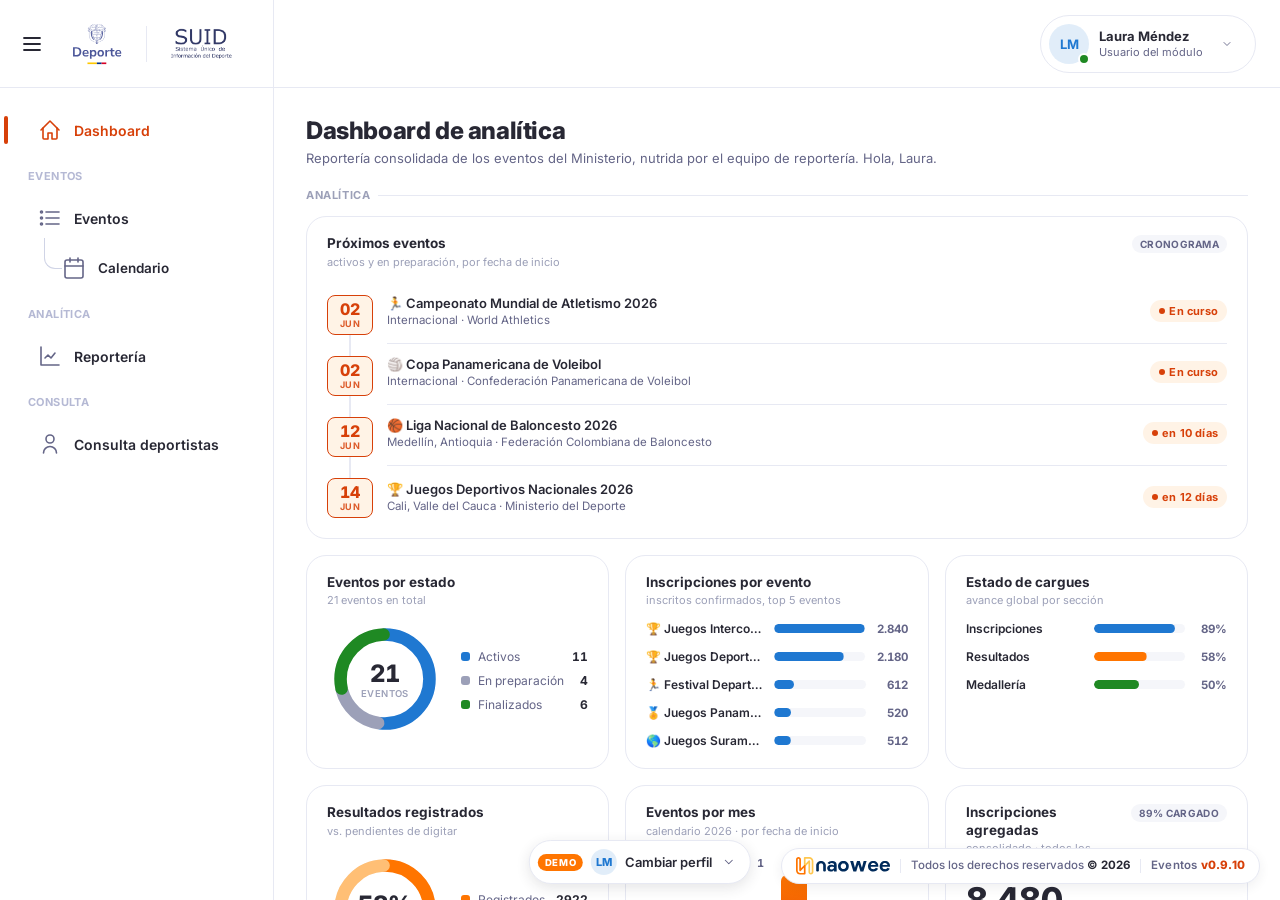
<file: evento-crear.html>
<!DOCTYPE html>
<html lang="es">
<head>
<meta charset="utf-8">
<meta name="viewport" content="width=device-width, initial-scale=1">
<title>Naowee Eventos — Crear evento</title>

<link rel="preconnect" href="https://fonts.googleapis.com">
<link rel="preconnect" href="https://fonts.gstatic.com" crossorigin>
<link href="https://fonts.googleapis.com/css2?family=Inter:wght@400;500;600;700;800&display=swap" rel="stylesheet">

<link rel="stylesheet" href="shared/tokens.css?v=0.9.1">
<link rel="stylesheet" href="shared/shell.css?v=0.4.5">
<link rel="stylesheet" href="shared/forms.css?v=0.9.3">
<link rel="stylesheet" href="shared/naowee-footer.css?v=0.9.1">
<script src="shared/naowee-footer.js?v=0.9.10" defer></script>

<style>
  /* ═══════════════════════════════════════════════════════════════
     CREAR EVENTO — form de página, una sola vista (rol Administrador).
     Módulo LIGHT: sin catálogo deportivo. Secciones: 1·Datos del evento ·
     2·Asignación (gestor) + footer sticky. Los deportes/pruebas viven solo
     como columnas dentro de los archivos de cargue (Fase 4).
     ═══════════════════════════════════════════════════════════════ */

  /* El form deja espacio inferior para el action-bar sticky. */
  .page--form { padding-bottom: 110px; }

  /* ── Cabecera de página: título + badge de estado ── */
  .crear-head { margin-bottom: 24px; }
  .crear-head__row { display: flex; align-items: center; gap: 14px; flex-wrap: wrap; }
  .crear-head__row h2 { font-size: 24px; font-weight: 800; letter-spacing: -.4px; color: var(--text-primary); margin: 0; }
  .state-badge { display: inline-flex; align-items: center; gap: 6px; padding: 5px 12px; border-radius: var(--radius-full); background: #f0f1f7; color: var(--text-secondary); font-size: 12px; font-weight: 700; }
  .state-badge::before { content: ''; width: 7px; height: 7px; border-radius: 50%; background: currentColor; }
  .crear-head__sub { font-size: 13px; color: var(--text-secondary); margin: 10px 0 0; max-width: 620px; }

  /* ── Tarjeta de sección ──
     overflow: visible para que los menús de dropdown (Departamento, Municipio,
     Gestor) FLOTEN por encima del card sin recortarse (fix dropdown enmascarado).
     El header redondeado usa su propio radio, no necesita clip del card. */
  .form-card { background: var(--surface); border: 1px solid var(--border); border-radius: var(--radius-xl); margin-bottom: 18px; overflow: visible; animation: fadeInUp .42s var(--easing-smoothout) both; }
  .form-card__head { border-radius: var(--radius-xl) var(--radius-xl) 0 0; }
  .form-card:nth-of-type(1) { animation-delay: .04s; } .form-card:nth-of-type(2) { animation-delay: .1s; } .form-card:nth-of-type(3) { animation-delay: .16s; }
  .form-card__head { display: flex; align-items: flex-start; gap: 13px; padding: 20px 24px 16px; border-bottom: 1px solid var(--border); }
  .form-card__num { width: 30px; height: 30px; border-radius: var(--radius-md); background: var(--accent-bg); color: var(--accent); font-size: 14px; font-weight: 800; display: flex; align-items: center; justify-content: center; flex-shrink: 0; }
  .form-card__titles h3 { font-size: 16px; font-weight: 700; color: var(--text-primary); margin: 0; }
  .form-card__titles p { font-size: 12.5px; color: var(--text-secondary); margin: 3px 0 0; }
  .form-card__body { padding: 22px 24px 24px; }

  /* ── Grid de campos: 2 cols desktop, apilado móvil ── */
  .field-grid { display: grid; grid-template-columns: 1fr 1fr; gap: 18px; }
  .field-grid .col-2 { grid-column: span 2; }
  @media (max-width: 760px) { .field-grid { grid-template-columns: 1fr; gap: 16px; } .field-grid .col-2 { grid-column: span 1; } }

  /* ── Alcance del evento — choice cards (decisión estructural: cambia el form) ── */
  .alcance-hint { margin: 2px 0 12px; font-size: 12px; color: var(--text-muted); line-height: 1.45; }
  .alcance-grid { display: grid; grid-template-columns: 1fr 1fr; gap: 12px; }
  .alcance-opt {
    position: relative; display: flex; align-items: flex-start; gap: 12px; text-align: left;
    padding: 15px 16px; background: var(--surface);
    border: 1.5px solid var(--border-dark); border-radius: var(--radius-lg);
    cursor: pointer; font-family: inherit; color: var(--text-primary);
    transition: border-color var(--duration-normal) var(--easing-smoothout),
                background-color var(--duration-normal) var(--easing-smoothout),
                transform var(--duration-fast) var(--easing-smoothout);
  }
  /* Anillo de foco (mismo valor establecido en forms.css) — solo teclado */
  .alcance-opt::after {
    content: ""; position: absolute; inset: -1.5px; border-radius: inherit;
    box-shadow: 0 0 0 3px rgba(215, 64, 9, .2); opacity: 0; pointer-events: none;
    transition: opacity var(--duration-normal) var(--easing-smoothout);
  }
  .alcance-opt:hover { border-color: var(--accent); transform: translateY(-2px); }
  .alcance-opt:focus-visible { outline: none; border-color: var(--accent); }
  .alcance-opt:focus-visible::after { opacity: 1; }
  .alcance-opt__tile {
    flex-shrink: 0; width: 40px; height: 40px; display: flex; align-items: center; justify-content: center;
    border-radius: var(--radius-md); background: var(--bg-soft); color: var(--text-secondary);
    transition: background-color var(--duration-normal) var(--easing-smoothout),
                color var(--duration-normal) var(--easing-smoothout);
  }
  .alcance-opt__ic { width: 20px; height: 20px; }
  .alcance-opt__body { display: flex; flex-direction: column; gap: 4px; min-width: 0; padding-right: 22px; }
  .alcance-opt__title { font-size: 14px; font-weight: 700; line-height: 1.2; transition: color var(--duration-normal) var(--easing-smoothout); }
  .alcance-opt__desc { font-size: 12px; font-weight: 500; color: var(--text-secondary); line-height: 1.45; }
  /* Indicador radio-dot en esquina */
  .alcance-opt__mark {
    position: absolute; top: 14px; right: 14px; width: 18px; height: 18px;
    display: flex; align-items: center; justify-content: center;
    border: 1.5px solid var(--border-dark); border-radius: var(--radius-full); background: var(--surface);
    transition: border-color var(--duration-normal) var(--easing-smoothout);
  }
  .alcance-opt__dot {
    width: 10px; height: 10px; border-radius: var(--radius-full); background: var(--accent);
    transform: scale(0); opacity: 0;
    transition: transform var(--duration-normal) var(--easing-smoothout), opacity var(--duration-fast) var(--easing-smoothout);
  }
  /* Seleccionada — señal redundante: borde + fondo + tile + título + dot */
  .alcance-opt.is-selected { border-color: var(--accent); background: var(--accent-bg); }
  .alcance-opt.is-selected .alcance-opt__tile { background: var(--accent-bg-warm); color: var(--accent); }
  .alcance-opt.is-selected .alcance-opt__title { color: var(--accent); }
  .alcance-opt.is-selected .alcance-opt__mark { border-color: var(--accent); }
  .alcance-opt.is-selected .alcance-opt__dot { transform: scale(1); opacity: 1; }
  @media (max-width: 560px) { .alcance-grid { grid-template-columns: 1fr; } }
  @media (prefers-reduced-motion: reduce) {
    .alcance-opt, .alcance-opt::after, .alcance-opt__tile, .alcance-opt__mark, .alcance-opt__dot, .alcance-opt__title { transition: none; }
    .alcance-opt:hover { transform: none; }
    .alcance-opt__dot { transition: opacity 1ms; }
  }

  /* ── Sección 2: gestor seleccionado (preview card) ── */
  .gestor-preview { display: flex; align-items: center; gap: 12px; margin-top: 14px; padding: 13px 15px; border: 1px solid var(--border); border-radius: var(--radius-lg); background: var(--bg-soft); animation: fadeInUp .26s var(--easing-smoothout) both; }
  .gestor-preview__ava { width: 40px; height: 40px; border-radius: var(--radius-md); display: flex; align-items: center; justify-content: center; font-weight: 800; font-size: 14px; flex-shrink: 0; }
  .gestor-preview__name { font-size: 14px; font-weight: 700; color: var(--text-primary); }
  .gestor-preview__meta { font-size: 12px; color: var(--text-secondary); margin-top: 2px; }
  .gestor-preview__invite { display: inline-flex; align-items: center; gap: 5px; margin-top: 6px; font-size: 11.5px; font-weight: 600; color: var(--accent); }
  .gestor-preview__invite svg { width: 13px; height: 13px; flex-shrink: 0; }
  .dd-opt-rich { display: flex; flex-direction: column; line-height: 1.3; }
  .dd-opt-rich small { font-size: 11.5px; color: var(--text-secondary); }

  /* ── Action bar sticky (footer de acciones) ── */
  .action-bar {
    position: fixed; left: var(--sidebar-w); right: 0; bottom: 0; z-index: 90;
    background: var(--surface); border-top: 1px solid var(--border);
    box-shadow: 0 -4px 20px rgba(40, 40, 52, .06);
    padding: 14px 32px; display: flex; align-items: center; gap: 12px;
    transition: left var(--duration-normal) var(--easing-smoothout);
  }
  body.sidebar-collapsed .action-bar { left: var(--sidebar-w-collapsed); }
  .action-bar__hint { font-size: 12.5px; color: var(--text-secondary); margin-right: auto; display: inline-flex; align-items: center; gap: 7px; }
  .action-bar__hint svg { width: 16px; height: 16px; color: var(--text-muted); }
  @media (max-width: 1023px) {
    .action-bar { left: 0; padding: 12px 16px; }
    .action-bar__hint { display: none; }
    .action-bar .naowee-btn { flex: 1; }
  }

  /* El footer pill vive sobre el action-bar (que ocupa el borde inferior). */
  .naowee-footer { bottom: 76px; z-index: 91; }
  @media (max-width: 600px) { .crear-head__row h2 { font-size: 20px; } .naowee-footer { bottom: 130px; } }
  @media (prefers-reduced-motion: reduce) {
    .form-card, .gestor-preview, .action-bar { animation: none !important; transition: none !important; }
  }
</style>
</head>
<body>

<div class="shell">
  <div id="sidebarRoot"></div>
  <div class="main">
    <header class="top-header" id="topHeader"></header>
    <div class="page page--form">
      <div class="page-inner">
        <form id="crearForm" novalidate>
          <!-- Cabecera -->
          <div class="crear-head">
            <div class="crear-head__row">
              <h2>Crear evento</h2>
              <span class="state-badge">Borrador</span>
            </div>
            <p class="crear-head__sub">Define los datos básicos del evento y asigna un gestor. El evento se guarda en estado <strong>Borrador</strong>.</p>
          </div>

          <!-- ═══ Sección 1 · Datos del evento ═══ -->
          <section class="form-card" aria-labelledby="sec1">
            <div class="form-card__head">
              <span class="form-card__num">1</span>
              <div class="form-card__titles">
                <h3 id="sec1">Datos del evento</h3>
                <p>Información general. Los campos con <strong>*</strong> son obligatorios.</p>
              </div>
            </div>
            <div class="form-card__body">
              <div class="field-grid">
                <!-- Alcance: Nacional / Internacional (no editable después de crear) -->
                <div class="col-2" data-field="alcance">
                  <label class="naowee-textfield__label" id="alcanceLbl">Alcance del evento</label>
                  <p class="alcance-hint">Se fija al crear y no podrá cambiarse después. Define qué campos pide el formulario.</p>
                  <div class="alcance-grid" id="alcanceSeg" role="radiogroup" aria-labelledby="alcanceLbl">
                    <button type="button" class="alcance-opt is-selected" data-val="nacional" role="radio" aria-checked="true">
                      <span class="alcance-opt__tile"><svg class="alcance-opt__ic" viewBox="0 0 24 24" fill="none" stroke="currentColor" stroke-width="2" stroke-linecap="round" stroke-linejoin="round"><path d="M4 22V4"/><path d="M4 4h13l-2.5 4L17 12H4"/></svg></span>
                      <span class="alcance-opt__body">
                        <span class="alcance-opt__title">Nacional</span>
                        <span class="alcance-opt__desc">Ocurre en Colombia. Se piden departamento(s) y municipio(s) del evento.</span>
                      </span>
                      <span class="alcance-opt__mark" aria-hidden="true"><span class="alcance-opt__dot"></span></span>
                    </button>
                    <button type="button" class="alcance-opt" data-val="internacional" role="radio" aria-checked="false">
                      <span class="alcance-opt__tile"><svg class="alcance-opt__ic" viewBox="0 0 24 24" fill="none" stroke="currentColor" stroke-width="2" stroke-linecap="round" stroke-linejoin="round"><circle cx="12" cy="12" r="9"/><path d="M3 12h18"/><path d="M12 3a14 14 0 0 1 0 18 14 14 0 0 1 0-18z"/></svg></span>
                      <span class="alcance-opt__body">
                        <span class="alcance-opt__title">Internacional</span>
                        <span class="alcance-opt__desc">Seguimiento a deportistas de Colombia que compiten fuera. No se pide lugar; los rivales se registran como participantes de otros países.</span>
                      </span>
                      <span class="alcance-opt__mark" aria-hidden="true"><span class="alcance-opt__dot"></span></span>
                    </button>
                  </div>
                </div>

                <!-- Nombre* -->
                <div class="naowee-textfield col-2" data-field="nombre">
                  <label class="naowee-textfield__label naowee-textfield__label--required" for="f-nombre">Nombre del evento</label>
                  <div class="naowee-textfield__input-wrap">
                    <input type="text" class="naowee-textfield__input" id="f-nombre" placeholder="Ej. Copa Nacional de Atletismo 2026" autocomplete="off">
                  </div>
                  <span class="naowee-textfield__msg" data-msg></span>
                </div>

                <!-- Fecha inicio* -->
                <div data-field="inicio">
                  <label class="naowee-textfield__label naowee-textfield__label--required" id="lbl-inicio">Fecha de inicio</label>
                  <div class="naowee-datepicker" data-datepicker="inicio">
                    <button type="button" class="naowee-datepicker__trigger" aria-haspopup="dialog" aria-labelledby="lbl-inicio">
                      <span class="naowee-datepicker__ico"><svg viewBox="0 0 24 24" fill="none" stroke="currentColor" stroke-width="1.6" stroke-linecap="round" stroke-linejoin="round"><rect x="3" y="4" width="18" height="18" rx="2"/><line x1="16" y1="2" x2="16" y2="6"/><line x1="8" y1="2" x2="8" y2="6"/><line x1="3" y1="10" x2="21" y2="10"/></svg></span>
                      <span class="naowee-datepicker__val is-placeholder" data-dp-val>Selecciona una fecha</span>
                    </button>
                  </div>
                  <span class="naowee-textfield__msg" data-msg style="display:none"></span>
                </div>

                <!-- Fecha fin* -->
                <div data-field="fin">
                  <label class="naowee-textfield__label naowee-textfield__label--required" id="lbl-fin">Fecha de fin</label>
                  <div class="naowee-datepicker" data-datepicker="fin">
                    <button type="button" class="naowee-datepicker__trigger" aria-haspopup="dialog" aria-labelledby="lbl-fin">
                      <span class="naowee-datepicker__ico"><svg viewBox="0 0 24 24" fill="none" stroke="currentColor" stroke-width="1.6" stroke-linecap="round" stroke-linejoin="round"><rect x="3" y="4" width="18" height="18" rx="2"/><line x1="16" y1="2" x2="16" y2="6"/><line x1="8" y1="2" x2="8" y2="6"/><line x1="3" y1="10" x2="21" y2="10"/></svg></span>
                      <span class="naowee-datepicker__val is-placeholder" data-dp-val>Selecciona una fecha</span>
                    </button>
                  </div>
                  <span class="naowee-textfield__msg" data-msg style="display:none"></span>
                </div>

                <!-- Lugar = cascada Departamento(s) → Municipio(s). Un evento puede
                     ser multi-departamental/municipal (Juegos Nacionales, festivales). -->
                <div data-field="departamento">
                  <label class="naowee-textfield__label" id="lbl-depto">Departamento(s)</label>
                  <div class="naowee-dropdown" data-dd="departamento" data-sheet-title="Departamentos">
                    <button type="button" class="naowee-dropdown__trigger" aria-haspopup="listbox" aria-labelledby="lbl-depto">
                      <span class="naowee-dropdown__value is-placeholder" data-dd-val>Selecciona departamentos…</span>
                      <span class="naowee-dropdown__chevron"><svg viewBox="0 0 24 24" fill="none" stroke="currentColor" stroke-width="1.8" stroke-linecap="round" stroke-linejoin="round"><polyline points="6 9 12 15 18 9"/></svg></span>
                    </button>
                    <div class="naowee-dropdown__menu" role="listbox"></div>
                  </div>
                  <span class="naowee-textfield__msg" data-msg style="display:none"></span>
                </div>

                <!-- Municipio(s): opcional, se revela al elegir departamento(s), agrupado por depto -->
                <div data-field="municipio" id="municipioField" hidden>
                  <label class="naowee-textfield__label" id="lbl-muni">Municipio(s) <span class="lbl-opt">· opcional</span></label>
                  <div class="naowee-dropdown" data-dd="municipio" data-sheet-title="Municipios">
                    <button type="button" class="naowee-dropdown__trigger" aria-haspopup="listbox" aria-labelledby="lbl-muni">
                      <span class="naowee-dropdown__value is-placeholder" data-dd-val>Municipios (opcional)…</span>
                      <span class="naowee-dropdown__chevron"><svg viewBox="0 0 24 24" fill="none" stroke="currentColor" stroke-width="1.8" stroke-linecap="round" stroke-linejoin="round"><polyline points="6 9 12 15 18 9"/></svg></span>
                    </button>
                    <div class="naowee-dropdown__menu" role="listbox"></div>
                  </div>
                  <span class="naowee-textfield__msg" data-msg style="display:none"></span>
                </div>

                <!-- Descripción -->
                <div class="naowee-textfield naowee-textfield--textarea col-2" data-field="descripcion">
                  <label class="naowee-textfield__label" for="f-desc">Descripción</label>
                  <div class="naowee-textfield__input-wrap">
                    <textarea class="naowee-textfield__input" id="f-desc" rows="3" placeholder="Resumen del evento, alcance y notas para los participantes (opcional)."></textarea>
                  </div>
                </div>
              </div>
            </div>
          </section>

          <!-- ═══ Sección 2 · Asignación ═══ -->
          <section class="form-card" aria-labelledby="sec2">
            <div class="form-card__head">
              <span class="form-card__num">2</span>
              <div class="form-card__titles">
                <h3 id="sec2">Asignación</h3>
                <p>Define qué gestor cargará inscripciones, resultados y medallería de este evento.</p>
              </div>
            </div>
            <div class="form-card__body">
              <div style="max-width:520px">
                <label class="naowee-textfield__label" id="lbl-gestor">Asignar al gestor</label>
                <div class="naowee-dropdown" data-dd="gestor" data-sheet-title="Asignar al gestor">
                  <button type="button" class="naowee-dropdown__trigger" aria-haspopup="listbox" aria-labelledby="lbl-gestor">
                    <span class="naowee-dropdown__value is-placeholder" data-dd-val>Selecciona un perfil…</span>
                    <span class="naowee-dropdown__chevron"><svg viewBox="0 0 24 24" fill="none" stroke="currentColor" stroke-width="1.8" stroke-linecap="round" stroke-linejoin="round"><polyline points="6 9 12 15 18 9"/></svg></span>
                  </button>
                  <div class="naowee-dropdown__menu" role="listbox"></div>
                </div>
                <div class="naowee-field-help">Asigna a cualquier perfil de la plataforma; si aún no es gestor, se le invitará como gestor de este evento. Podrás reasignarlo más adelante.</div>
                <div id="gestorPreview"></div>
              </div>
            </div>
          </section>
        </form>
      </div>
    </div>
  </div>
</div>

<!-- Footer de acciones sticky -->
<div class="action-bar">
  <span class="action-bar__hint">
    <svg viewBox="0 0 24 24" fill="none" stroke="currentColor" stroke-width="1.6" stroke-linecap="round" stroke-linejoin="round"><circle cx="12" cy="12" r="10"/><line x1="12" y1="16" x2="12" y2="12"/><line x1="12" y1="8" x2="12.01" y2="8"/></svg>
    El evento se guardará en estado Borrador.
  </span>
  <button type="button" class="naowee-btn naowee-btn--link" id="cancelBtn">Cancelar</button>
  <button type="button" class="naowee-btn naowee-btn--loud" id="saveBtn">
    <svg viewBox="0 0 24 24" fill="none" stroke="currentColor" stroke-width="2" stroke-linecap="round" stroke-linejoin="round"><path d="M19 21H5a2 2 0 0 1-2-2V5a2 2 0 0 1 2-2h11l5 5v11a2 2 0 0 1-2 2z"/><polyline points="17 21 17 13 7 13 7 21"/><polyline points="7 3 7 8 15 8"/></svg>
    Guardar
  </button>
</div>

<script type="module">
  import {
    mountSidebar, mountHeader, mountBackdrop, mountDemoSwitcher,
    getRoleFromQuery, ROLES, homeForRole
  } from './shared/sidebar.js';
  /* Módulo LIGHT: el alcance NO carga catálogo deportivo. El form de creación
     solo captura datos del evento + asignación de gestor (los deportes/pruebas
     viven únicamente como columnas dentro de los archivos de cargue — Fase 4). */
  import { PERFILES_ASIGNABLES, DEPARTAMENTOS, municipiosDeDepto } from './shared/catalogo.js?v=0.9.0';
  import { addDraft, placeLabel } from './shared/events-data.js?v=0.9.0';

  const roleCode = getRoleFromQuery();
  /* Guard de rol: SOLO el Administrador crea eventos (consistente con el resto
     de pantallas). Otros roles se redirigen a su home. */
  if (roleCode !== 'ADMIN') {
    window.location.replace(`${homeForRole(roleCode)}?role=${roleCode}`);
  }
  const role = ROLES[roleCode];
  const eventosHref = `eventos.html?role=${roleCode}`;

  /* ─── Helpers de fecha (datepicker) ─── */
  const MES_ABBR = ['ene', 'feb', 'mar', 'abr', 'may', 'jun', 'jul', 'ago', 'sep', 'oct', 'nov', 'dic'];
  const MES_FULL = ['Enero', 'Febrero', 'Marzo', 'Abril', 'Mayo', 'Junio', 'Julio', 'Agosto', 'Septiembre', 'Octubre', 'Noviembre', 'Diciembre'];
  function fmtDate(d) { return `${String(d.getDate()).padStart(2, '0')} ${MES_ABBR[d.getMonth()]} ${d.getFullYear()}`; }
  function sameDay(a, b) { return a && b && a.getFullYear() === b.getFullYear() && a.getMonth() === b.getMonth() && a.getDate() === b.getDate(); }
  const ICON_X = '<svg viewBox="0 0 24 24" fill="none" stroke="currentColor" stroke-width="2" stroke-linecap="round" stroke-linejoin="round"><line x1="18" y1="6" x2="6" y2="18"/><line x1="6" y1="6" x2="18" y2="18"/></svg>';
  const ICON_CHECK = '<svg viewBox="0 0 24 24" fill="none" stroke="currentColor" stroke-width="2.6" stroke-linecap="round" stroke-linejoin="round"><polyline points="20 6 9 17 4 12"/></svg>';
  const ICON_WARN = '<svg viewBox="0 0 24 24" fill="none" stroke="currentColor" stroke-width="2" stroke-linecap="round" stroke-linejoin="round"><path d="M10.29 3.86L1.82 18a2 2 0 0 0 1.71 3h16.94a2 2 0 0 0 1.71-3L13.71 3.86a2 2 0 0 0-3.42 0z"/><line x1="12" y1="9" x2="12" y2="13"/><line x1="12" y1="17" x2="12.01" y2="17"/></svg>';

  /* ─── Estado del form ─── */
  const state = {
    alcance: 'nacional',
    nombre: '', inicio: null, fin: null,
    /* Ubicación MULTI: un evento puede ser multi-departamental/municipal.
       departamentos = [nombre]; municipios = [{depto, nombre}] (opcionales). */
    departamentos: [], municipios: [], descripcion: '',
    gestorId: null
  };
  /* Demo: contador de intentos de submit. El 1er submit inválido muestra
     errores (wiggle + scroll); el 2º click en Guardar deja continuar. */
  let saveAttempts = 0;

  /* ════════════════ Dropdown genérico (flotante/bottom-sheet) ════════════════ */
  let _sheetBackdrop = null;
  function ensureBackdrop() {
    if (_sheetBackdrop) return _sheetBackdrop;
    _sheetBackdrop = document.createElement('div');
    _sheetBackdrop.className = 'naowee-sheet-backdrop';
    document.body.appendChild(_sheetBackdrop);
    _sheetBackdrop.addEventListener('click', closeAllPopovers);
    return _sheetBackdrop;
  }
  function isMobile() { return window.matchMedia('(max-width: 760px)').matches; }
  function closeAllPopovers() {
    document.querySelectorAll('.naowee-dropdown.is-open, .naowee-datepicker.is-open').forEach((el) => el.classList.remove('is-open'));
    if (_sheetBackdrop) _sheetBackdrop.classList.remove('is-open');
  }

  /* Renderiza opciones de un dropdown. opts = [{value,label,emoji?,html?,disabled?}]
     cfg opcional para MULTI-selección: { multi:true, isSelected(value), groups() }.
     En multi: cada opción es un checkbox, el menú NO se cierra al elegir, y
     `groups()` (opcional) devuelve [{label, opts:[...]}] para agrupar (municipios
     por departamento). El label del trigger lo gestiona el llamador (setLabel). */
  function setupDropdown(name, opts, onSelect, getSelected, cfg = {}) {
    const dd = document.querySelector(`[data-dd="${name}"]`);
    const menu = dd.querySelector('.naowee-dropdown__menu');
    const valEl = dd.querySelector('[data-dd-val]');
    const trigger = dd.querySelector('.naowee-dropdown__trigger');
    const sheetTitle = dd.getAttribute('data-sheet-title') || 'Selecciona';
    const multi = !!cfg.multi;

    function paint() {
      const sel = getSelected ? getSelected() : null;
      const sheetHead = `<div class="naowee-dropdown__sheet-head"><span class="naowee-dropdown__sheet-title">${sheetTitle}</span><button type="button" class="naowee-dropdown__sheet-close" data-close aria-label="Cerrar">${ICON_X}</button></div>`;
      const renderOpt = (o) => {
        const checked = multi ? cfg.isSelected(o.value) : (o.value === sel);
        return `<button type="button" class="naowee-dropdown__opt ${multi ? 'naowee-dropdown__opt--multi' : ''} ${checked ? (multi ? 'is-checked' : 'is-selected') : ''}" data-val="${o.value}">
          ${multi ? `<span class="dd-check-box">${checked ? ICON_CHECK : ''}</span>` : ''}
          ${o.emoji ? `<span class="naowee-dropdown__opt-emoji">${o.emoji}</span>` : ''}
          ${o.html || `<span>${o.label}</span>`}
          ${multi ? '' : `<span class="naowee-dropdown__opt-check">${ICON_CHECK}</span>`}
        </button>`;
      };
      const groupsData = (multi && cfg.groups) ? cfg.groups() : null;
      const flat = groupsData ? groupsData.flatMap((g) => g.opts) : opts;
      let body;
      if (groupsData) {
        body = groupsData.length
          ? groupsData.map((g) => `<div class="dd-group-hd">${g.label}</div>${g.opts.map(renderOpt).join('')}`).join('')
          : `<div class="naowee-dropdown__empty">Elige un departamento primero</div>`;
      } else {
        body = flat.length ? flat.map(renderOpt).join('') : `<div class="naowee-dropdown__empty">Sin opciones disponibles</div>`;
      }
      menu.innerHTML = sheetHead + body;
      menu.querySelectorAll('.naowee-dropdown__opt').forEach((btn) => {
        btn.addEventListener('click', (e) => {
          e.stopPropagation();
          const chosen = flat.find((o) => o.value === btn.dataset.val);
          if (!chosen) return;   // defensivo: opción obsoleta tras re-paint
          onSelect(chosen);
          if (multi) paint(); else close();
        });
      });
      menu.querySelector('[data-close]')?.addEventListener('click', (e) => { e.stopPropagation(); close(); });
    }
    function open() {
      if (dd.classList.contains('naowee-dropdown--disabled')) return;
      closeAllPopovers();
      paint();
      // Auto-flip: si no hay espacio abajo (p.ej. gestor pegado al footer) abre hacia arriba
      dd.classList.remove('is-up');
      if (!isMobile()) {
        const r = trigger.getBoundingClientRect();
        const espacioAbajo = window.innerHeight - r.bottom;
        if (espacioAbajo < 300 && r.top > espacioAbajo) dd.classList.add('is-up');
      }
      dd.classList.add('is-open');
      trigger.setAttribute('aria-expanded', 'true');
      if (isMobile()) ensureBackdrop().classList.add('is-open');
    }
    function close() { dd.classList.remove('is-open'); trigger.setAttribute('aria-expanded', 'false'); if (_sheetBackdrop && !document.querySelector('.is-open')) _sheetBackdrop.classList.remove('is-open'); }

    trigger.addEventListener('click', (e) => { e.stopPropagation(); dd.classList.contains('is-open') ? close() : open(); });
    return {
      el: dd, valEl,
      setLabel(label, isPlaceholder) { valEl.textContent = label; valEl.classList.toggle('is-placeholder', !!isPlaceholder); },
      setDisabled(d) { dd.classList.toggle('naowee-dropdown--disabled', d); },
      setError(e) { dd.classList.toggle('naowee-dropdown--error', e); },
      setOpts(next) { opts = next; },
      repaint() { paint(); },
      close
    };
  }

  /* ════════════════ Datepicker — calendario CANÓNICO del DS ════════════════
     Estructura .naowee-datepicker__calendar: header con selector de mes/año
     (clic → cicla vistas días→meses→años) + nav de mes/año, content de semanas
     y grid de meses/años. Selección single. Mobile = bottom-sheet. */
  const CHEV = {
    left:  '<svg viewBox="0 0 24 24" fill="none" stroke="currentColor" stroke-width="2" stroke-linecap="round" stroke-linejoin="round"><path d="M15 18l-6-6 6-6"/></svg>',
    right: '<svg viewBox="0 0 24 24" fill="none" stroke="currentColor" stroke-width="2" stroke-linecap="round" stroke-linejoin="round"><path d="M9 18l6-6-6-6"/></svg>',
    down:  '<svg viewBox="0 0 24 24" fill="none" stroke="currentColor" stroke-width="2" stroke-linecap="round" stroke-linejoin="round"><path d="M6 9l6 6 6-6"/></svg>',
    up:    '<svg viewBox="0 0 24 24" fill="none" stroke="currentColor" stroke-width="2" stroke-linecap="round" stroke-linejoin="round"><path d="M6 15l6-6 6 6"/></svg>'
  };
  const DOW_CANON = ['Lun', 'Mar', 'Mié', 'Jue', 'Vie', 'Sab', 'Dom'];
  function setupDatepicker(name, onPick, getMin) {
    const dp = document.querySelector(`[data-datepicker="${name}"]`);
    const trigger = dp.querySelector('.naowee-datepicker__trigger');
    const valEl = dp.querySelector('[data-dp-val]');
    let curMonth = 5, curYear = 2026;   // jun 2026 por defecto
    let calView = 'days';               // 'days' | 'months' | 'years'
    let cal = null;

    function buildCal() {
      cal = document.createElement('div');
      cal.className = 'naowee-cal';
      dp.appendChild(cal);
    }
    function startOfDay(d) { return new Date(d.getFullYear(), d.getMonth(), d.getDate()); }
    function paint() {
      const selected = name === 'inicio' ? state.inicio : state.fin;
      const minRaw = getMin ? getMin() : null;
      const min = minRaw ? startOfDay(minRaw) : null;
      const today = new Date(2026, 5, 2);

      const headerTitle = calView === 'years' ? curYear : `${MES_FULL[curMonth]} de ${curYear}`;
      const headerChev = calView === 'days' ? CHEV.down : CHEV.up;
      let header = `<div class="naowee-datepicker__header">
          <button type="button" class="naowee-datepicker__month-selector" data-toggleview aria-label="Cambiar vista">
            <span class="naowee-datepicker__month">${headerTitle}</span>
            <span class="naowee-datepicker__month-chevron">${headerChev}</span>
          </button>`;
      if (calView === 'days') {
        header += `<div class="naowee-datepicker__controls">
            <button type="button" class="naowee-datepicker__nav" data-nav="-1" aria-label="Anterior">${CHEV.left}</button>
            <button type="button" class="naowee-datepicker__nav" data-nav="1" aria-label="Siguiente">${CHEV.right}</button>
          </div>`;
      }
      header += `</div>`;

      let body = '';
      if (calView === 'months') {
        body = '<div class="naowee-datepicker__month-grid">' +
          MES_FULL.map((m, i) => `<button type="button" class="naowee-datepicker__month-item ${i === curMonth ? 'naowee-datepicker__month-item--selected' : ''}" data-month="${i}">${m}</button>`).join('') +
          '</div>';
      } else if (calView === 'years') {
        const startY = curYear - (curYear % 4) - 4;
        let cells = '';
        for (let yi = 0; yi < 12; yi++) { const y = startY + yi; cells += `<button type="button" class="naowee-datepicker__month-item ${y === curYear ? 'naowee-datepicker__month-item--selected' : ''}" data-year="${y}">${y}</button>`; }
        body = `<div class="naowee-datepicker__month-grid">${cells}</div>`;
      } else {
        const first = new Date(curYear, curMonth, 1);
        const startOffset = (first.getDay() + 6) % 7; // lunes=0
        const daysInMonth = new Date(curYear, curMonth + 1, 0).getDate();
        const prevDays = new Date(curYear, curMonth, 0).getDate();
        const all = [];
        for (let pi = startOffset - 1; pi >= 0; pi--) all.push({ d: prevDays - pi, other: true });
        for (let ci = 1; ci <= daysInMonth; ci++) all.push({ d: ci, other: false });
        const remaining = 42 - all.length;
        for (let ni = 1; ni <= remaining; ni++) all.push({ d: ni, other: true });

        const wkHtml = '<div class="naowee-datepicker__week">' + DOW_CANON.map((w) => `<span class="naowee-datepicker__weekday">${w}</span>`).join('') + '</div>';
        let weeksHtml = '';
        for (let w = 0; w < 6; w++) {
          weeksHtml += '<div class="naowee-datepicker__week">';
          for (let di = 0; di < 7; di++) {
            const cell = all[w * 7 + di];
            const cls = ['naowee-datepicker__day'];
            let disabled = false;
            if (cell.other) cls.push('naowee-datepicker__day--other-month');
            else {
              const date = new Date(curYear, curMonth, cell.d);
              if (min && date < min) { cls.push('naowee-datepicker__day--disabled'); disabled = true; }
              if (sameDay(date, selected)) cls.push('naowee-datepicker__day--selected');
              if (sameDay(date, today)) cls.push('naowee-datepicker__day--today');
            }
            weeksHtml += `<button type="button" class="${cls.join(' ')}"${(cell.other || disabled) ? '' : ` data-d="${cell.d}"`}>${cell.d}</button>`;
          }
          weeksHtml += '</div>';
        }
        body = `<div class="naowee-datepicker__content">${wkHtml}${weeksHtml}</div>`;
      }

      cal.innerHTML =
        `<div class="naowee-cal__sheet-head"><span class="naowee-cal__sheet-title">${name === 'inicio' ? 'Fecha de inicio' : 'Fecha de fin'}</span><button type="button" class="naowee-cal__sheet-close" data-close aria-label="Cerrar">${ICON_X}</button></div>` +
        `<div class="naowee-datepicker__calendar">${header}${body}</div>`;

      cal.querySelector('[data-toggleview]')?.addEventListener('click', (e) => { e.stopPropagation(); calView = calView === 'days' ? 'months' : calView === 'months' ? 'years' : 'days'; paint(); });
      cal.querySelectorAll('[data-nav]').forEach((b) => b.addEventListener('click', (e) => {
        e.stopPropagation();
        const delta = Number(b.dataset.nav);
        if (calView === 'days') { curMonth += delta; if (curMonth > 11) { curMonth = 0; curYear++; } if (curMonth < 0) { curMonth = 11; curYear--; } }
        else if (calView === 'years') { curYear += delta * 4; }
        paint();
      }));
      cal.querySelectorAll('[data-month]').forEach((b) => b.addEventListener('click', (e) => { e.stopPropagation(); curMonth = Number(b.dataset.month); calView = 'days'; paint(); }));
      cal.querySelectorAll('[data-year]').forEach((b) => b.addEventListener('click', (e) => { e.stopPropagation(); curYear = Number(b.dataset.year); calView = 'months'; paint(); }));
      cal.querySelectorAll('.naowee-datepicker__day[data-d]').forEach((b) => b.addEventListener('click', (e) => { e.stopPropagation(); onPick(new Date(curYear, curMonth, Number(b.dataset.d))); close(); }));
      cal.querySelector('[data-close]')?.addEventListener('click', (e) => { e.stopPropagation(); close(); });
    }
    /* Coloca el popover: mide su alto real y descuenta top-header (88) y footer.
       Cabe abajo → absoluto (default). Cabe arriba → is-up. Ni uno ni otro
       (campo a media pantalla + calendario alto) → fija al viewport, 100% visible. */
    function placeCal() {
      cal.classList.remove('is-up', 'is-right');
      cal.style.position = ''; cal.style.top = ''; cal.style.bottom = ''; cal.style.left = ''; cal.style.right = '';
      const r = trigger.getBoundingClientRect();
      const calH = cal.offsetHeight, calW = cal.offsetWidth;
      const HDR = 96, FTR = 80, GAP = 6, M = 8;
      const belowSpace = window.innerHeight - r.bottom - FTR;
      const aboveSpace = r.top - HDR;
      if (r.left + calW > window.innerWidth - M) cal.classList.add('is-right');
      if (belowSpace >= calH + GAP) {
        /* cabe abajo: posición absoluta por defecto */
      } else if (aboveSpace >= calH + GAP) {
        cal.classList.add('is-up');
      } else {
        cal.classList.remove('is-right');
        let top = Math.max(HDR, Math.min(r.bottom + GAP, window.innerHeight - FTR - calH - M));
        let left = Math.max(M, Math.min(r.left, window.innerWidth - calW - M));
        cal.style.position = 'fixed'; cal.style.top = top + 'px'; cal.style.bottom = 'auto';
        cal.style.left = left + 'px'; cal.style.right = 'auto';
      }
    }
    function open() {
      closeAllPopovers();
      if (!cal) buildCal();
      const sel = name === 'inicio' ? state.inicio : state.fin;
      if (sel) { curMonth = sel.getMonth(); curYear = sel.getFullYear(); }
      calView = 'days';
      paint();
      if (!isMobile()) placeCal();
      dp.classList.add('is-open');
      if (isMobile()) ensureBackdrop().classList.add('is-open');
    }
    function close() {
      dp.classList.remove('is-open');
      if (cal) { cal.classList.remove('is-up', 'is-right'); cal.style.position = ''; cal.style.top = ''; cal.style.bottom = ''; cal.style.left = ''; cal.style.right = ''; }
      if (_sheetBackdrop && !document.querySelector('.is-open')) _sheetBackdrop.classList.remove('is-open');
    }

    trigger.addEventListener('click', (e) => { e.stopPropagation(); dp.classList.contains('is-open') ? close() : open(); });
    return {
      el: dp,
      setValue(d) { valEl.textContent = d ? fmtDate(d) : 'Selecciona una fecha'; valEl.classList.toggle('is-placeholder', !d); },
      setError(e) { dp.classList.toggle('naowee-datepicker--error', e); },
      close
    };
  }

  /* ════════════════ Sección 2 · gestor ════════════════ */
  let ddGestor;
  /* Subtítulo de cada perfil = su rol en la plataforma (+ especialidad si la
     tiene). Así el administrador ve que no todos son gestores y a quién invita. */
  function perfilSub(p) {
    return p.area ? `${p.role} · <span style="color:var(--text-muted)">${p.area}</span>` : p.role;
  }
  const INVITE_ICON = '<svg viewBox="0 0 24 24" fill="none" stroke="currentColor" stroke-width="1.7" stroke-linecap="round" stroke-linejoin="round"><path d="M16 21v-2a4 4 0 0 0-4-4H6a4 4 0 0 0-4 4v2"/><circle cx="9" cy="7" r="4"/><line x1="19" y1="8" x2="19" y2="14"/><line x1="22" y1="11" x2="16" y2="11"/></svg>';
  function initSection2() {
    const opts = PERFILES_ASIGNABLES.map((p) => ({
      value: p.id, label: p.name,
      html: `<span class="dd-opt-rich"><span>${p.name}</span><small>${perfilSub(p)}</small></span>`
    }));
    ddGestor = setupDropdown('gestor', opts, (o) => {
      state.gestorId = o.value;
      ddGestor.setLabel(o.label, false);
      ddGestor.setError(false);
      renderGestorPreview();
    }, () => state.gestorId);
  }
  function renderGestorPreview() {
    const wrap = document.getElementById('gestorPreview');
    const p = PERFILES_ASIGNABLES.find((x) => x.id === state.gestorId);
    if (!p) { wrap.innerHTML = ''; return; }
    const meta = p.area ? `${p.role} · ${p.area}` : p.role;
    const invite = p.esGestor ? '' :
      `<div class="gestor-preview__invite">${INVITE_ICON}Se le invitará como gestor de este evento</div>`;
    wrap.innerHTML = `
      <div class="gestor-preview">
        <span class="gestor-preview__ava" style="background:${p.color}22;color:${p.color}">${p.avatar}</span>
        <div>
          <div class="gestor-preview__name">${p.name}</div>
          <div class="gestor-preview__meta">${meta}</div>
          ${invite}
        </div>
      </div>`;
  }

  /* ════════════════ Sección 1 · textfields + datepickers ════════════════ */
  let dpInicio, dpFin, ddDepto, ddMunicipio;
  function fieldEl(name) { return document.querySelector(`[data-field="${name}"]`); }

  /* Devuelve el control visible del campo (para borde error + wiggle). */
  function controlEl(f) {
    return f.querySelector('.naowee-textfield__input-wrap, .naowee-datepicker__trigger, .naowee-dropdown__trigger');
  }
  const REDUCE_MOTION = window.matchMedia('(prefers-reduced-motion: reduce)').matches;
  /* Wiggle canónico del DS (.naowee-shake): remove → reflow → add. Honra reduce. */
  function wiggle(el) {
    if (!el || REDUCE_MOTION) return;
    el.classList.remove('naowee-shake');
    void el.offsetWidth;
    el.classList.add('naowee-shake');
    el.addEventListener('animationend', () => el.classList.remove('naowee-shake'), { once: true });
  }

  function setFieldError(name, msg, doWiggle) {
    const f = fieldEl(name);
    if (!f) return;
    f.classList.add('naowee-textfield--error');
    const m = f.querySelector('[data-msg]');
    if (m) { m.innerHTML = '<span class="naowee-helper naowee-helper--negative naowee-helper--loud"><span class="naowee-helper__text"><span class="naowee-helper__badge"><svg width="12" height="12" viewBox="0 0 12 12" fill="none"><circle cx="6" cy="6" r="6" style="fill:var(--field-border-error)"/><path d="M3.75 6h4.5" stroke="#fff" stroke-width="1.2" stroke-linecap="round"/></svg></span><span>' + msg + '</span></span></span>'; m.style.display = 'block'; m.setAttribute('aria-live', 'polite'); }
    if (name === 'inicio') dpInicio.setError(true);
    if (name === 'fin') dpFin.setError(true);
    if (name === 'departamento') ddDepto.setError(true);
    if (name === 'municipio') ddMunicipio.setError(true);
    if (doWiggle) wiggle(controlEl(f));
  }
  function clearFieldError(name) {
    const f = fieldEl(name);
    if (!f) return;
    f.classList.remove('naowee-textfield--error');
    const m = f.querySelector('[data-msg]');
    if (m) m.style.display = 'none';
    if (name === 'inicio') dpInicio.setError(false);
    if (name === 'fin') dpFin.setError(false);
    if (name === 'departamento') ddDepto.setError(false);
    if (name === 'municipio') ddMunicipio.setError(false);
  }

  /* ── Cascada Departamento(s) → Municipio(s), ambos MULTI. Municipios se
     agrupan por departamento (dos deptos pueden tener municipios homónimos →
     el valor se namespacéa "Depto::Municipio"). Al quitar un depto se PURGAN
     sus municipios. ── */
  const MUNI_SEP = '›';   /* "›" separador interno del value municipio */
  function syncDeptoLabel() {
    const n = state.departamentos.length;
    ddDepto.setLabel(n === 0 ? 'Selecciona departamentos…' : n === 1 ? state.departamentos[0] : `${n} departamentos`, n === 0);
  }
  function syncMuniLabel() {
    const n = state.municipios.length;
    ddMunicipio.setLabel(n === 0 ? 'Municipios (opcional)…' : n === 1 ? state.municipios[0].nombre : `${n} municipios`, n === 0);
  }
  function initLugarCascade() {
    const deptoOpts = DEPARTAMENTOS.map((d) => ({ value: d, label: d }));
    const muniField = document.getElementById('municipioField');
    const muniGroups = () => state.departamentos.map((d) => ({
      label: d,
      opts: municipiosDeDepto(d).map((m) => ({ value: `${d}${MUNI_SEP}${m}`, label: m }))
    }));

    ddDepto = setupDropdown('departamento', deptoOpts, (o) => {
      const i = state.departamentos.indexOf(o.value);
      if (i >= 0) {
        state.departamentos.splice(i, 1);
        /* purga municipios del depto quitado */
        state.municipios = state.municipios.filter((m) => m.depto !== o.value);
      } else {
        state.departamentos.push(o.value);
      }
      syncDeptoLabel();
      ddDepto.setError(false);
      clearFieldError('departamento');
      muniField.hidden = state.departamentos.length === 0;
      syncMuniLabel();
    }, null, { multi: true, isSelected: (v) => state.departamentos.includes(v) });

    ddMunicipio = setupDropdown('municipio', [], (o) => {
      const idx = o.value.indexOf(MUNI_SEP);
      const depto = o.value.slice(0, idx), nombre = o.value.slice(idx + 1);
      const at = state.municipios.findIndex((m) => m.depto === depto && m.nombre === nombre);
      if (at >= 0) state.municipios.splice(at, 1);
      else state.municipios.push({ depto, nombre });
      syncMuniLabel();
      clearFieldError('municipio');
    }, null, {
      multi: true,
      groups: muniGroups,
      isSelected: (v) => { const i = v.indexOf(MUNI_SEP); return state.municipios.some((m) => m.depto === v.slice(0, i) && m.nombre === v.slice(i + 1)); }
    });
  }

  /* ── Alcance Nacional / Internacional (segmento canónico). En internacional el
     lugar no aplica → se ocultan Departamento/Municipio. No editable tras crear
     (regla Juanma): solo se fija aquí, en la creación. ── */
  function applyAlcance() {
    const intl = state.alcance === 'internacional';
    const deptoField = document.querySelector('[data-field="departamento"]');
    const muniField = document.getElementById('municipioField');
    if (deptoField) deptoField.hidden = intl;
    if (muniField) muniField.hidden = intl || state.departamentos.length === 0;
    if (intl) {
      state.departamentos = []; state.municipios = [];
      if (ddDepto) { ddDepto.setLabel('Selecciona departamentos…', true); ddDepto.setError(false); }
      if (ddMunicipio) { ddMunicipio.setLabel('Municipios (opcional)…', true); ddMunicipio.setError(false); }
      clearFieldError('departamento'); clearFieldError('municipio');
    }
  }
  function initAlcance() {
    const group = document.getElementById('alcanceSeg');
    const opts = [...group.querySelectorAll('.alcance-opt')];
    const select = (opt, focus) => {
      if (focus) opt.focus();
      if (opt.classList.contains('is-selected')) return;
      opts.forEach((x) => {
        const on = x === opt;
        x.classList.toggle('is-selected', on);
        x.setAttribute('aria-checked', String(on));
        x.tabIndex = on ? 0 : -1;
      });
      state.alcance = opt.dataset.val;
      applyAlcance();
    };
    opts.forEach((opt, i) => {
      opt.tabIndex = opt.classList.contains('is-selected') ? 0 : -1;
      opt.addEventListener('click', () => select(opt, false));
      // Navegación por flechas → radiogroup WAI-ARIA
      opt.addEventListener('keydown', (e) => {
        if (e.key === 'ArrowRight' || e.key === 'ArrowDown') { e.preventDefault(); select(opts[(i + 1) % opts.length], true); }
        else if (e.key === 'ArrowLeft' || e.key === 'ArrowUp') { e.preventDefault(); select(opts[(i - 1 + opts.length) % opts.length], true); }
      });
    });
  }

  function initSection1() {
    const nombre = document.getElementById('f-nombre');
    nombre.addEventListener('input', () => { state.nombre = nombre.value; if (nombre.value.trim()) clearFieldError('nombre'); syncSaveEnabled(); });
    document.getElementById('f-desc').addEventListener('input', (e) => { state.descripcion = e.target.value; });
    initLugarCascade();
    initAlcance();

    dpInicio = setupDatepicker('inicio', (d) => {
      state.inicio = d; dpInicio.setValue(d); clearFieldError('inicio');
      // si fin < inicio, lo invalida visualmente
      if (state.fin && state.fin < d) { setFieldError('fin', 'La fecha de fin debe ser igual o posterior al inicio.'); }
      else if (state.fin) clearFieldError('fin');
      syncSaveEnabled();
    });
    dpFin = setupDatepicker('fin', (d) => {
      state.fin = d; dpFin.setValue(d);
      if (state.inicio && d < state.inicio) setFieldError('fin', 'La fecha de fin debe ser igual o posterior al inicio.');
      else clearFieldError('fin');
      syncSaveEnabled();
    }, () => state.inicio); // min del fin = inicio

    syncSaveEnabled();   // arranca deshabilitado: obligatorios vacíos
  }

  /* CTA "Guardar" deshabilitado hasta los obligatorios (nombre + fecha inicio + fin). */
  function syncSaveEnabled() {
    const ok = !!(state.nombre || '').trim() && !!state.inicio && !!state.fin;
    const btn = document.getElementById('saveBtn');
    if (btn) btn.disabled = !ok;
  }

  /* ════════════════ Guardar ════════════════ */
  /* Marca todos los campos inválidos. El wiggle solo se dispara en el PRIMER
     campo con error (el que recibe el auto-scroll); los demás solo pintan borde. */
  function validate() {
    let firstErrName = null;
    const fail = (name, msg) => { if (!firstErrName) firstErrName = name; setFieldError(name, msg, false); };

    if (!state.nombre.trim()) fail('nombre', 'El nombre del evento es obligatorio.');
    if (!state.inicio) fail('inicio', 'Selecciona la fecha de inicio.');
    if (!state.fin) fail('fin', 'Selecciona la fecha de fin.');
    if (state.inicio && state.fin && state.fin < state.inicio) fail('fin', 'La fecha de fin debe ser igual o posterior al inicio.');
    /* En internacional el lugar no aplica. En nacional se exige ≥1 departamento;
       los municipios son OPCIONALES (un evento puede ser solo multi-departamental). */
    if (state.alcance === 'nacional') {
      if (!state.departamentos.length) fail('departamento', 'Selecciona al menos un departamento.');
    }

    if (firstErrName) {
      const f = fieldEl(firstErrName);
      // Auto-scroll suave al primer campo con error + dispara el wiggle ahí.
      f.scrollIntoView({ behavior: REDUCE_MOTION ? 'auto' : 'smooth', block: 'center' });
      wiggle(controlEl(f));
      return false;
    }
    return true;
  }

  function buildDraft() {
    /* Módulo LIGHT: el evento no asocia catálogo deportivo al crearse; los
       deportes/pruebas llegan luego en las columnas de los archivos de cargue. */
    /* Ubicación multi-sede. `place` = string DERIVADO (retro-compat con lista/
       tabla/calendario que solo lo muestran); la fuente estructurada son
       departamentos[] + municipios[{depto,nombre}]. */
    const intl = state.alcance === 'internacional';
    const departamentos = intl ? [] : state.departamentos.slice();
    const municipios = intl ? [] : state.municipios.slice();
    const place = placeLabel({ alcance: state.alcance, departamentos, municipios });
    const g = (typeof PERFILES_ASIGNABLES !== 'undefined') ? PERFILES_ASIGNABLES.find((x) => x.id === state.gestorId) : null;
    return {
      id: `EV-2026-${String(Date.now()).slice(-3)}`, emoji: '📅',
      name: state.nombre.trim(), sport: 'Evento deportivo',
      place, org: 'Ministerio del Deporte',
      start: state.inicio ? fmtDate(state.inicio) : 'Por definir',
      end: state.fin ? fmtDate(state.fin) : 'Por definir',
      status: 'borrador', alcance: state.alcance,
      insc: { done: 0, total: 0 }, res: { done: 0, total: 0 }, med: { done: 0, total: 0 },
      /* Datos completos para conectar detalle + "eventos asignados" del gestor. */
      gestorId: state.gestorId || null,
      gestor: g ? g.name : null,
      /* Fuente estructurada + espejos singulares (por si algún lector viejo los usa). */
      departamentos, municipios,
      departamento: departamentos[0] || null,
      municipio: (municipios[0] && municipios[0].nombre) || null,
      descripcion: (state.descripcion || '').trim()
    };
  }

  /* Snackbar canónico (DS): window.naoweeToast en naowee-footer.js. */
  function toast(msg, type = 'info') { window.naoweeToast(msg, type); }

  function doSave() {
    addDraft(buildDraft());
    toast('Evento creado en estado Borrador.', 'success');
    setTimeout(() => { window.location.href = `${eventosHref}&created=1`; }, 700);
  }
  document.getElementById('saveBtn').addEventListener('click', () => {
    closeAllPopovers();
    if (validate()) { doSave(); return; }
    /* Demo "segundo click continúa": el 1er submit inválido muestra errores
       (wiggle + scroll); el 2º click en Guardar deja avanzar de todos modos
       para que el flujo no quede bloqueado en la demo. */
    saveAttempts += 1;
    if (saveAttempts >= 2) {
      toast('Continuando con datos incompletos (modo demo).');
      doSave();
    } else {
      toast('Revisa los campos marcados. Vuelve a tocar Guardar para continuar.', 'caution');
    }
  });
  document.getElementById('cancelBtn').addEventListener('click', () => { window.location.href = eventosHref; });

  /* Cerrar popovers con click fuera + Escape. */
  document.addEventListener('click', (e) => {
    if (!e.target.closest('.naowee-dropdown') && !e.target.closest('.naowee-datepicker') && !e.target.closest('.naowee-cal')) closeAllPopovers();
  });
  document.addEventListener('keydown', (e) => { if (e.key === 'Escape') closeAllPopovers(); });
  /* Mantiene el offset del action-bar sincronizado con el colapso del sidebar. */
  function syncSidebarState() {
    const sb = document.querySelector('.sidebar');
    document.body.classList.toggle('sidebar-collapsed', !!sb && sb.classList.contains('collapsed'));
  }

  /* ─── Bootstrap ─── */
  mountSidebar({ rootEl: document.getElementById('sidebarRoot'), roleCode, activeId: 'crear-evento' });
  mountHeader({ headerEl: document.getElementById('topHeader'), role, title: 'Crear evento', subtitle: 'Eventos · Ministerio del Deporte' });
  mountBackdrop();
  mountDemoSwitcher({ roleCode });
  initSection1();
  initSection2();
  syncSidebarState();
  new MutationObserver(syncSidebarState).observe(document.querySelector('.sidebar'), { attributes: true, attributeFilter: ['class'] });

  document.title = `Naowee Eventos — Crear evento (${role.label})`;
</script>

</body>
</html>
</file>
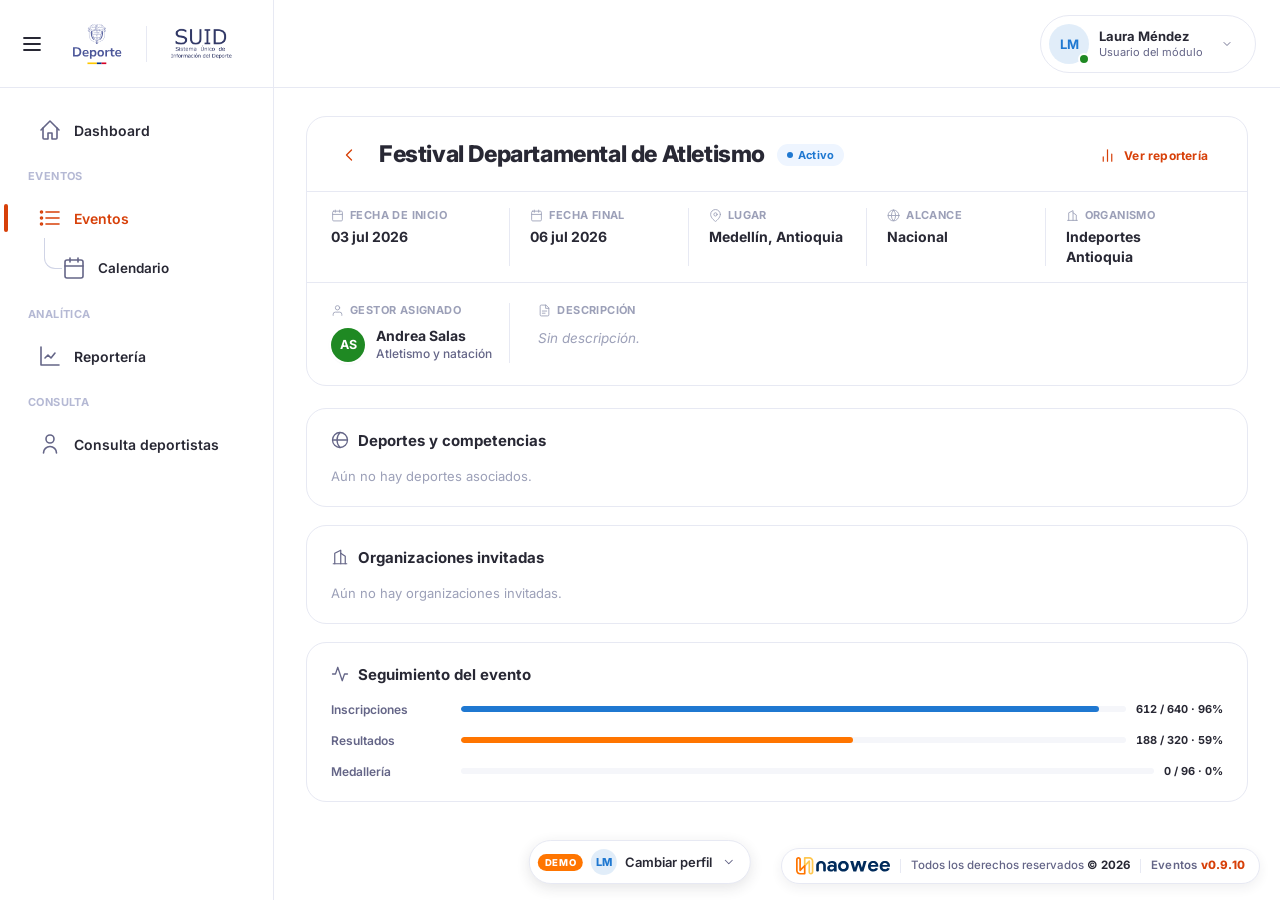
<file: evento-detalle.html>
<!DOCTYPE html>
<html lang="es">
<head>
<meta charset="utf-8">
<meta name="viewport" content="width=device-width, initial-scale=1">
<title>Naowee Eventos — Detalle del evento</title>

<link rel="preconnect" href="https://fonts.googleapis.com">
<link rel="preconnect" href="https://fonts.gstatic.com" crossorigin>
<link href="https://fonts.googleapis.com/css2?family=Inter:wght@400;500;600;700;800&display=swap" rel="stylesheet">

<link rel="stylesheet" href="shared/tokens.css?v=0.9.1">
<link rel="stylesheet" href="shared/shell.css?v=0.4.5">
<link rel="stylesheet" href="shared/list-components.css?v=0.9.1">
<link rel="stylesheet" href="shared/event-detail.css?v=0.9.1">
<link rel="stylesheet" href="shared/forms.css?v=0.9.3">
<link rel="stylesheet" href="shared/naowee-footer.css?v=0.9.1">
<script src="shared/naowee-footer.js?v=0.9.10" defer></script>

<style>
  /* ═══════════════════════════════════════════════════════════════
     EVENTO-DETALLE — Fase 3 (Administrador / Gestor)
     UN SOLO container superior cohesivo (`.det-card`) que consolida:
       (1) header — chevron "‹" de retroceso (accent) → NOMBRE → BADGE
           de estado inline; a la derecha acciones ghost (Editar · Ir a
           cargues, esta última con su gate de "Activo");
       (2) franja de metadata "stat strip" de 4 columnas (Inicio · Fin ·
           Lugar · Organismo);
       (3) bloque inferior 2-col: GESTOR asignado (tile con avatar + nombre
           + rol) + DESCRIPCIÓN.
     Separadores finos (hairlines) marcan las 3 zonas → jerarquía clara sin
     amontonar. Sin card aparte "Datos del evento" (se fusionó aquí). Sin
     subtítulo de deporte (módulo LIGHT). El estado vive solo como badge;
     Activo lo decide el Sistema al llegar la fecha de inicio.
     Debajo del container: "Seguimiento del evento" (barras de progreso).
     Reusa shell, tokens, badges (.badge.s-*), progreso (.prog-*),
     botones (.naowee-btn--ghost) y el toast (#evToast).
     ═══════════════════════════════════════════════════════════════ */

  /* ── Patrón "Detalle del evento" (det-card · meta-strip · det-foot ·
        gestor-field · det-section · track-grid · empty-state) →
        movido a shared/event-detail.css (fuente única, reusado por
        cargue.html del Gestor). No re-declarar aquí. ── */

  /* ═══════════════════════════════════════════════════════════════
     MODAL EDITAR EVENTO — canónico DS
     Desktop: centrado, radius-xl, max 860px, max-height 90vh.
     Móvil: bottom-sheet (sube desde abajo, radius arriba).
     Solo transform/opacity; honra prefers-reduced-motion.
     ═══════════════════════════════════════════════════════════════ */
  .ev-modal-overlay {
    position: fixed; inset: 0; background: rgba(0,0,0,.48); z-index: 1000;
    display: flex; align-items: center; justify-content: center;
    padding: 16px;
    opacity: 0; pointer-events: none;
    transition: opacity .22s ease;
  }
  .ev-modal-overlay.is-open { opacity: 1; pointer-events: all; }
  .ev-modal {
    background: var(--surface); border-radius: var(--radius-xl);
    width: 95vw; max-width: 860px; max-height: 90vh;
    display: flex; flex-direction: column; overflow: visible;
    box-shadow: var(--shadow-card);
    transform: translateY(24px) scale(.97); opacity: 0;
    transition: transform .28s cubic-bezier(.4,0,.2,1), opacity .22s ease;
  }
  /* transform:none (no scale/translate) — un transform ≠ none crea containing block
     y rompería el position:fixed del datepicker dentro del modal (mismo fix que calendario). */
  .ev-modal-overlay.is-open .ev-modal { transform: none; opacity: 1; }

  /* Header sticky */
  .ev-modal__head {
    display: flex; align-items: center; justify-content: space-between;
    gap: 12px; padding: 20px 24px 16px;
    border-bottom: 1px solid var(--border); flex-shrink: 0;
  }
  .ev-modal__title { font-size: 17px; font-weight: 700; color: var(--text-primary); margin: 0; }
  .ev-modal__close {
    display: inline-flex; align-items: center; justify-content: center;
    width: 36px; height: 36px; border-radius: var(--radius-md);
    background: transparent; border: none; cursor: pointer; color: var(--text-secondary);
    transition: background var(--duration-fast), color var(--duration-fast);
    flex-shrink: 0;
  }
  .ev-modal__close:hover { background: var(--bg-soft); color: var(--text-primary); }
  .ev-modal__close:focus-visible { outline: none; box-shadow: 0 0 0 3px rgba(215,64,9,.18); }
  .ev-modal__close svg { width: 18px; height: 18px; }

  /* Body scrolleable — overflow:visible para que datepicker/dropdown escapen */
  .ev-modal__body { flex: 1; overflow: visible; padding: 22px 24px; }

  /* Notes del modal = .naowee-message canónico (--caution / --informative) de forms.css. */

  /* Campos deshabilitados (solo lectura) dentro del modal */
  .ev-modal__body .naowee-textfield--readonly .naowee-textfield__input-wrap,
  .ev-modal__body .naowee-dropdown--disabled .naowee-dropdown__trigger {
    background: var(--bg-soft); cursor: not-allowed; opacity: .72;
  }
  .ev-modal__body .naowee-textfield--readonly .naowee-textfield__input { pointer-events: none; }
  .ev-modal__body .field-readonly-val {
    font-size: 14px; font-weight: 600; color: var(--text-secondary);
    padding: 0 2px; margin-top: 2px;
  }
  /* Icono candado junto al label de campo bloqueado */
  .ev-modal__body .lbl-locked { display: flex; align-items: center; gap: 5px; }
  .ev-modal__body .lbl-locked svg { width: 12px; height: 12px; color: var(--text-muted); }

  /* Grid de campos (1-col en el modal, 2-col para fechas) */
  .ev-modal__grid { display: grid; grid-template-columns: 1fr 1fr; gap: 18px; }
  .ev-modal__grid .col-2 { grid-column: span 2; }
  @media (max-width: 600px) {
    .ev-modal__grid { grid-template-columns: 1fr; }
    .ev-modal__grid .col-2 { grid-column: span 1; }
  }

  /* Footer sticky */
  .ev-modal__foot {
    display: flex; align-items: center; justify-content: flex-end;
    gap: 10px; padding: 24px;
    border-top: 1px solid var(--border); flex-shrink: 0;
  }

  /* dd-opt-rich en modal (igual que crear) */
  .ev-modal .dd-opt-rich { display: flex; flex-direction: column; line-height: 1.3; }
  .ev-modal .dd-opt-rich small { font-size: 11.5px; color: var(--text-secondary); }

  /* Mobile bottom-sheet */
  @media (max-width: 680px) {
    .ev-modal-overlay { align-items: flex-end; padding: 0; }
    .ev-modal {
      width: 100%; max-width: 100%; border-radius: var(--radius-xl) var(--radius-xl) 0 0;
      max-height: 94vh;
      transform: translateY(100%); opacity: 1;
    }
    .ev-modal-overlay.is-open .ev-modal { transform: translateY(0); }
  }
  @media (prefers-reduced-motion: reduce) {
    .ev-modal, .ev-modal-overlay { transition: none !important; animation: none !important; }
  }

  /* ═══ Configuración del evento (catálogo deportivo + organizaciones) — se edita
     en la EDICIÓN (no en la creación). Acta 25-jun. ═══ */
  .cfg-addrow { display: flex; align-items: center; gap: 10px; flex-wrap: wrap; margin-bottom: 14px; }
  /* La sección con un dropdown abierto se eleva por encima de la siguiente card
     (las .det-section crean stacking context por el transform de su animación,
     así que el menú canónico (z-index 999) no escapaba). */
  .cfg-section { position: relative; }
  .cfg-section.cfg-section--front { z-index: 30; }
  .cfg-dd { width: 248px; position: relative; }
  .cfg-dd--tipo { width: 156px; }
  .cfg-dd--org { flex: 1; min-width: 220px; width: auto; }
  /* Buscador dentro del menú del dropdown de catálogo (organizaciones por tipo). */
  .cfg-dd-search { position: sticky; top: 0; background: var(--surface); padding: 8px 8px 6px; border-bottom: 1px solid var(--border); z-index: 1; }
  .cfg-dd-search__input { width: 100%; height: 36px; padding: 0 10px; border: 1px solid var(--border-dark); border-radius: var(--radius-md); font-family: inherit; font-size: 13px; color: var(--text-primary); background: var(--surface); }
  .cfg-dd-search__input:focus { outline: none; border-color: var(--accent); box-shadow: 0 0 0 2px rgba(215,64,9,.1); }
  .cfg-org-empty { padding: 12px 14px; font-size: 13px; color: var(--text-muted); }
  /* CTA a la misma altura que el dropdown/input (canónico --field-h = 48px). */
  .cfg-addrow .naowee-btn { height: var(--field-h); }
  .cfg-input { height: var(--field-h); padding: 0 12px; border: 1px solid var(--field-border-idle); border-radius: var(--radius-md); font-family: inherit; font-size: 14px; color: var(--text-primary); flex: 1; min-width: 180px; background: var(--surface); }
  .cfg-input:focus { outline: none; border-color: var(--accent); box-shadow: 0 0 0 3px rgba(215,64,9,.12); }
  /* Multi-selector de deportes: cada opción es un checkbox (el menú NO se cierra al
     elegir); los deportes ya agregados salen deshabilitados con su check fijo. */
  .cfg-opt-multi { display: flex; align-items: center; gap: 10px; }
  .cfg-opt-multi .cfg-opt-lbl { flex: 1; min-width: 0; }
  .cfg-opt-box { width: 18px; height: 18px; flex-shrink: 0; border: 1.5px solid var(--border-dark); border-radius: var(--radius-sm); display: inline-flex; align-items: center; justify-content: center; color: #fff; transition: background var(--duration-fast), border-color var(--duration-fast); }
  .cfg-opt-box svg { width: 13px; height: 13px; }
  .cfg-opt-multi.is-checked .cfg-opt-box { background: var(--accent); border-color: var(--accent); }
  .cfg-opt-multi.is-added { opacity: .55; cursor: default; }
  .cfg-opt-multi.is-added .cfg-opt-box { background: var(--border-dark); border-color: var(--border-dark); }
  .cfg-opt-added { font-size: 11px; font-weight: 600; color: var(--text-muted); flex-shrink: 0; }
  .cfg-list { display: flex; flex-direction: column; gap: 12px; }
  /* Acordeón por deporte: colapsado por defecto para no volcar todas las
     competencias al agregarlo (feedback Doug). El header es el toggle. */
  .cfg-sport { border: 1px solid var(--border); border-radius: var(--radius-lg); }
  .cfg-sport__head { display: flex; align-items: center; gap: 6px; padding: 6px; }
  .cfg-sport__toggle { flex: 1; min-width: 0; display: flex; align-items: center; gap: 9px; padding: 6px; border: none; background: transparent; cursor: pointer; font-family: inherit; text-align: left; border-radius: var(--radius-md); transition: background var(--duration-fast); }
  .cfg-sport__toggle:hover { background: var(--bg-soft); }
  .cfg-sport__toggle:focus-visible { outline: none; box-shadow: 0 0 0 3px rgba(215,64,9,.15); }
  .cfg-sport__chev { width: 18px; height: 18px; flex-shrink: 0; color: var(--text-secondary); display: flex; transition: transform var(--duration-normal) var(--easing-smoothout); }
  .cfg-sport__chev svg { width: 18px; height: 18px; }
  .cfg-sport.is-open .cfg-sport__chev { transform: rotate(180deg); }
  .cfg-sport__name { font-size: 14px; font-weight: 700; color: var(--text-primary); overflow: hidden; text-overflow: ellipsis; white-space: nowrap; }
  .cfg-sport__count { flex-shrink: 0; }
  .cfg-x { width: 28px; height: 28px; border: none; background: transparent; border-radius: var(--radius-sm); color: var(--text-muted); cursor: pointer; display: flex; align-items: center; justify-content: center; flex-shrink: 0; }
  .cfg-x:hover { background: var(--red-bg); color: var(--red); }
  .cfg-x svg { width: 16px; height: 16px; }
  .cfg-chips { display: flex; flex-wrap: wrap; gap: 7px; padding: 2px 14px 14px; }
  .cfg-sport:not(.is-open) .cfg-chips { display: none; }
  .cfg-chip { display: inline-flex; align-items: center; gap: 6px; padding: 4px 6px 4px 10px; background: var(--bg-soft); border: 1px solid var(--border); border-radius: var(--radius-full); font-size: 12px; color: var(--text-secondary); }
  .cfg-chip__x { border: none; background: transparent; color: var(--text-muted); cursor: pointer; display: flex; padding: 1px; border-radius: var(--radius-full); }
  .cfg-chip__x svg { width: 12px; height: 12px; }
  .cfg-chip__x:hover { color: var(--red); background: var(--red-bg); }
  .cfg-empty, .cfg-empty-inline { font-size: 13px; color: var(--text-muted); }
  .cfg-orgs { display: flex; flex-wrap: wrap; gap: 8px; }
  .cfg-org { display: inline-flex; align-items: center; gap: 8px; padding: 6px 8px 6px 12px; background: var(--surface); border: 1px solid var(--border); border-radius: var(--radius-full); font-size: 13px; font-weight: 600; color: var(--text-primary); }
  .cfg-org__tipo { font-size: 10px; font-weight: 700; text-transform: uppercase; letter-spacing: .04em; color: var(--accent); background: var(--accent-bg); padding: 2px 7px; border-radius: var(--radius-full); }
  /* Organización fuera del alcance geográfico del evento (la sede cambió tras invitarla). */
  .cfg-org--out { border-color: var(--orange-border); background: var(--orange-bg); }
  .cfg-org__flag { display: inline-flex; align-items: center; gap: 4px; font-size: 10px; font-weight: 700; text-transform: uppercase; letter-spacing: .03em; color: #b45309; }
  .cfg-org__flag svg { width: 13px; height: 13px; }
  .cfg-scope-hint { margin: 0 0 12px; font-size: 12.5px; color: var(--text-secondary); }
  .cfg-scope-hint strong { color: var(--text-primary); font-weight: 600; }
  .cfg-msg { margin-top: 14px; }

  /* La meta-strip de ESTE detalle tiene 5 campos (se sumó "Alcance" en v0.7.1):
     en desktop van en una sola fila de 5 columnas, así "Organismo" no queda
     huérfano en una 2ª fila bajo "Fecha de inicio". El responsive (≤720 / ≤480)
     lo maneja event-detail.css compartido (2 col / 1 col) — por eso el override
     es min-width y no pisa esos breakpoints. cargue.html mantiene 4 (no se toca). */
  @media (min-width: 721px) {
    .meta-strip { grid-template-columns: repeat(5, 1fr); }
    /* Foot alineado a la meta de 5 col: Gestor = 1/5 → su divisor cae sobre la
       1ª línea de grid de la meta-strip (ritmo vertical alineado). */
    .det-foot { grid-template-columns: 1fr 4fr; }
  }
</style>
</head>
<body>

<div class="shell">
  <div id="sidebarRoot"></div>
  <div class="main">
    <header class="top-header" id="topHeader"></header>
    <div class="page">
      <div class="page-inner" id="detailPage"></div>
    </div>
  </div>
</div>

<!-- Modal Editar evento (canónico DS) -->
<div class="ev-modal-overlay" id="evEditOverlay" role="dialog" aria-modal="true" aria-labelledby="evModalTitle">
  <div class="ev-modal" id="evEditModal">
    <header class="ev-modal__head">
      <h2 class="ev-modal__title" id="evModalTitle">Editar evento</h2>
      <button type="button" class="ev-modal__close" id="evModalClose" aria-label="Cerrar">
        <svg viewBox="0 0 24 24" fill="none" stroke="currentColor" stroke-width="2" stroke-linecap="round" stroke-linejoin="round"><line x1="18" y1="6" x2="6" y2="18"/><line x1="6" y1="6" x2="18" y2="18"/></svg>
      </button>
    </header>
    <div class="ev-modal__body" id="evModalBody"><!-- Contenido dinámico --></div>
    <footer class="ev-modal__foot" id="evModalFoot"><!-- Botones dinámicos --></footer>
  </div>
</div>

<script type="module">
  import {
    mountSidebar, mountHeader, mountBackdrop, mountDemoSwitcher,
    getRoleFromQuery, ROLES
  } from './shared/sidebar.js?v=0.4.5';
  import { allEvents, STATUS_LABEL, getUploadHistory, updateEvent, placeLabel, placeTitle, eventDeptos, eventMunicipios } from './shared/events-data.js?v=0.9.0';
  /* Módulo LIGHT: el detalle NO carga catálogo deportivo (deportes/pruebas
     viven solo como columnas de los archivos de cargue — Fase 4). Solo se
     usa el catálogo de gestores para mostrar el responsable asignado. */
  import { PERFILES_ASIGNABLES, DEPARTAMENTOS, municipiosDeDepto, DEPORTES_POR_TIPO, LIGAS, CLUBES, MUNICIPIOS_POR_DEPTO,
           ligasDeDeptos, clubesDeDeptos, municipiosDeDeptos, deptoDeLiga, deptoDeClub, deptoDeMunicipio } from './shared/catalogo.js?v=0.9.0';

  /* ─── Iconos (stroke currentColor, paridad módulo). Solo los usados en
     el container consolidado + Seguimiento + acciones del header. ─── */
  const I = {
    cal:   '<svg viewBox="0 0 24 24" fill="none" stroke="currentColor" stroke-width="1.6" stroke-linecap="round" stroke-linejoin="round"><rect x="3" y="4" width="18" height="18" rx="2"/><line x1="16" y1="2" x2="16" y2="6"/><line x1="8" y1="2" x2="8" y2="6"/><line x1="3" y1="10" x2="21" y2="10"/></svg>',
    pin:   '<svg viewBox="0 0 24 24" fill="none" stroke="currentColor" stroke-width="1.6" stroke-linecap="round" stroke-linejoin="round"><path d="M21 10c0 7-9 13-9 13s-9-6-9-13a9 9 0 0 1 18 0z"/><circle cx="12" cy="10" r="3"/></svg>',
    org:   '<svg viewBox="0 0 24 24" fill="none" stroke="currentColor" stroke-width="1.6" stroke-linecap="round" stroke-linejoin="round"><path d="M3 21h18"/><path d="M5 21V7l8-4v18"/><path d="M19 21V11l-6-4"/></svg>',
    user:  '<svg viewBox="0 0 24 24" fill="none" stroke="currentColor" stroke-width="1.6" stroke-linecap="round" stroke-linejoin="round"><path d="M20 21v-2a4 4 0 0 0-4-4H8a4 4 0 0 0-4 4v2"/><circle cx="12" cy="7" r="4"/></svg>',
    doc:   '<svg viewBox="0 0 24 24" fill="none" stroke="currentColor" stroke-width="1.6" stroke-linecap="round" stroke-linejoin="round"><path d="M14 2H6a2 2 0 0 0-2 2v16a2 2 0 0 0 2 2h12a2 2 0 0 0 2-2V8z"/><polyline points="14 2 14 8 20 8"/><line x1="8" y1="13" x2="16" y2="13"/><line x1="8" y1="17" x2="13" y2="17"/></svg>',
    chevL: '<svg viewBox="0 0 24 24" fill="none" stroke="currentColor" stroke-width="2.2" stroke-linecap="round" stroke-linejoin="round"><polyline points="15 18 9 12 15 6"/></svg>',
    edit:  '<svg viewBox="0 0 24 24" fill="none" stroke="currentColor" stroke-width="1.7" stroke-linecap="round" stroke-linejoin="round"><path d="M11 4H4a2 2 0 0 0-2 2v14a2 2 0 0 0 2 2h14a2 2 0 0 0 2-2v-7"/><path d="M18.5 2.5a2.12 2.12 0 0 1 3 3L12 15l-4 1 1-4 9.5-9.5z"/></svg>',
    ticket:'<svg viewBox="0 0 24 24" fill="none" stroke="currentColor" stroke-width="1.6" stroke-linecap="round" stroke-linejoin="round"><path d="M3 9a3 3 0 0 0 0 6v2a2 2 0 0 0 2 2h14a2 2 0 0 0 2-2v-2a3 3 0 0 1 0-6V7a2 2 0 0 0-2-2H5a2 2 0 0 0-2 2z"/><line x1="13" y1="5" x2="13" y2="19" stroke-dasharray="2 3"/></svg>',
    activity: '<svg viewBox="0 0 24 24" fill="none" stroke="currentColor" stroke-width="1.7" stroke-linecap="round" stroke-linejoin="round"><polyline points="22 12 18 12 15 21 9 3 6 12 2 12"/></svg>',
    chart: '<svg viewBox="0 0 24 24" fill="none" stroke="currentColor" stroke-width="1.7" stroke-linecap="round" stroke-linejoin="round"><line x1="18" y1="20" x2="18" y2="10"/><line x1="12" y1="20" x2="12" y2="4"/><line x1="6" y1="20" x2="6" y2="14"/></svg>'
  };

  const roleCode = getRoleFromQuery();
  const role = ROLES[roleCode] || ROLES.USER;

  /* Evento por querystring (?id=). Por defecto, un Activo representativo
     (el Festival Departamental de Atletismo). Fallback: primer Activo o el primero. */
  const params = new URLSearchParams(location.search);
  const wantId = params.get('id');
  const DEFAULT_ID = 'EV-2026-002';

  function findEv() {
    const evts = allEvents();
    return evts.find((e) => e.id === wantId) ||
           evts.find((e) => e.id === DEFAULT_ID) ||
           evts.find((e) => e.status === 'activo') ||
           evts[0];
  }
  let ev = findEv();

  let isActivo  = ev.status === 'activo';
  let isBorrador = ev.status === 'borrador';
  let isFinal   = ev.status === 'finalizado';

  /* GATE: módulo LIGHT — los cargues se habilitan solo cuando el evento
     está Activo (sin dependencia de catálogo deportivo). Activo lo decide
     el Sistema al llegar la fecha de inicio. */
  let gateOpen = isActivo;

  /* Gestor asignado (mock determinístico por evento, o del campo gestorId si existe). */
  const GESTOR_MAP = {
    'EV-2026-001': 'g-marcela', 'EV-2026-002': 'g-andrea', 'EV-2026-003': 'g-andrea',
    'EV-2026-004': 'g-julian', 'EV-2026-005': 'g-paola', 'EV-2026-006': 'g-diego'
  };
  function gestorFor() {
    const gid = ev.gestorId || GESTOR_MAP[ev.id];
    return PERFILES_ASIGNABLES.find((g) => g.id === gid) || PERFILES_ASIGNABLES[0];
  }
  let gestor = gestorFor();

  /* ─── (2) Franja de metadata (stat strip): 4 campos LIGHT ───
     Fecha de inicio · Fecha final · Lugar · Organismo. Va embebida dentro
     del container consolidado (.det-card), entre hairlines. */
  function metaStripHTML() {
    return `
      <div class="meta-strip" role="group" aria-label="Fechas, lugar y organismo">
        <div class="meta-strip__col">
          <span class="meta-strip__lbl">${I.cal} Fecha de inicio</span>
          <span class="meta-strip__val">${ev.start}</span>
        </div>
        <div class="meta-strip__col">
          <span class="meta-strip__lbl">${I.cal} Fecha final</span>
          <span class="meta-strip__val">${ev.end}</span>
        </div>
        <div class="meta-strip__col">
          <span class="meta-strip__lbl">${I.pin} Lugar</span>
          <span class="meta-strip__val" title="${escH(placeTitle(ev))}">${escH(placeLabel(ev))}</span>
        </div>
        <div class="meta-strip__col">
          <span class="meta-strip__lbl"><svg viewBox="0 0 24 24" fill="none" stroke="currentColor" stroke-width="1.6" stroke-linecap="round" stroke-linejoin="round"><circle cx="12" cy="12" r="10"/><line x1="2" y1="12" x2="22" y2="12"/><path d="M12 2a15.3 15.3 0 0 1 4 10 15.3 15.3 0 0 1-4 10 15.3 15.3 0 0 1-4-10 15.3 15.3 0 0 1 4-10z"/></svg> Alcance</span>
          <span class="meta-strip__val">${ev.alcance === 'internacional' ? 'Internacional' : 'Nacional'}</span>
        </div>
        <div class="meta-strip__col">
          <span class="meta-strip__lbl">${I.org} Organismo</span>
          <span class="meta-strip__val">${ev.org}</span>
        </div>
      </div>`;
  }

  /* ─── (3) Bloque inferior del container: gestor asignado + descripción ───
     El gestor se muestra como un tile (avatar + nombre + rol); la
     descripción ocupa el resto del ancho. (Sin card aparte "Datos del
     evento": todo vive en el container consolidado.) */
  function footHTML() {
    return `
      <div class="det-foot">
        <div class="det-foot__block">
          <span class="det-foot__lbl">${I.user} Gestor asignado</span>
          <div class="gestor-field">
            <span class="gestor-field__av" style="background:${gestor.color}" aria-hidden="true">${gestor.avatar}</span>
            <span class="gestor-field__meta">
              <span class="gestor-field__nm">${gestor.name}</span>
              <span class="gestor-field__role">${gestor.area || gestor.role}</span>
            </span>
          </div>
        </div>
        <div class="det-foot__block">
          <span class="det-foot__lbl">${I.doc} Descripción</span>
          <p class="det-foot__desc${ev.descripcion ? '' : ' det-foot__desc--empty'}">${ev.descripcion ? escH(ev.descripcion) : 'Sin descripción.'}</p>
        </div>
      </div>`;
  }

  /* ─── Seguimiento (progreso) ─── */
  function pct(d, t) { return t > 0 ? Math.round((d / t) * 100) : 0; }
  function trackItem(lbl, fill, o) {
    const p = pct(o.done, o.total);
    const empty = o.total === 0;
    return `
      <div class="prog-item">
        <span class="prog-item__lbl">${lbl}</span>
        <div class="prog-track"><div class="prog-fill ${fill}" style="width:${p}%"></div></div>
        <span class="prog-item__val ${empty ? 'is-empty' : ''}">${empty ? '—' : `${o.done.toLocaleString('es-CO')} / ${o.total.toLocaleString('es-CO')} · ${p}%`}</span>
      </div>`;
  }
  function trackHTML() {
    const noData = ev.insc.total === 0 && ev.res.total === 0 && ev.med.total === 0;
    const body = noData
      ? `<div class="empty-state">
            <div class="empty-state__icon">
              <svg viewBox="0 0 24 24" fill="none" stroke="currentColor" stroke-width="1.5" stroke-linecap="round" stroke-linejoin="round" aria-hidden="true"><polyline points="22 12 18 12 15 21 9 3 6 12 2 12"/></svg>
            </div>
            <p class="empty-state__title">Sin cargues registrados</p>
            <p class="empty-state__desc">El seguimiento se llenará a medida que el gestor cargue inscripciones, resultados y medallería.</p>
          </div>`
      : `<div class="track-grid">
          ${trackItem('Inscripciones', 'f-insc', ev.insc)}
          ${trackItem('Resultados', 'f-res', ev.res)}
          ${trackItem('Medallería', 'f-med', ev.med)}
        </div>`;
    return `
      <section class="det-section" aria-labelledby="track-title" style="animation-delay:.16s">
        <div class="det-section__head">${I.activity}<h3 id="track-title">Seguimiento del evento</h3></div>
        ${body}
      </section>`;
  }

  /* ─── Acciones del header (ghost/link canónico del DS: label accent,
     hover naranja claro, con ícono). Role-aware:
       • "Editar evento" → SOLO Administrador (el Usuario del módulo y el
         Gestor son de lectura para los datos del evento → no la ven).
       • "Ir a cargues" → SOLO Gestor (opera) y Admin (oversight lectura);
         feedback Danna 2026-06: el Usuario del módulo NO carga — el botón no
         se le muestra. Mantiene además su gate por estado Activo (gateOpen). ─── */
  const canEdit = roleCode === 'ADMIN';
  const canCargue = roleCode === 'GESTOR' || roleCode === 'ADMIN';
  /* Reportería (analítica de Diego) = consumo de lectura → ADMIN y Usuario.
     Es el drill-down por evento: lleva al tablero de ESTE evento. */
  const canReporteria = roleCode === 'ADMIN' || roleCode === 'USER';
  function headActions() {
    const btns = [];
    if (canEdit) {
      btns.push(`<button type="button" class="naowee-btn naowee-btn--ghost naowee-btn--sm" data-action="editar">${I.edit} Editar evento</button>`);
    }
    if (canReporteria) {
      btns.push(`<button type="button" class="naowee-btn naowee-btn--ghost naowee-btn--sm" data-action="reporteria">${I.chart} Ver reportería</button>`);
    }
    if (gateOpen && canCargue) {
      btns.push(`<button type="button" class="naowee-btn naowee-btn--loud naowee-btn--sm" data-gate="inscripciones">${I.ticket} Ir a cargues</button>`);
    }
    return btns.join('');
  }

  /* ─── Render ───
     Container superior consolidado (.det-card): header + franja de metadata
     + bloque gestor/descripción. Debajo, "Seguimiento del evento". */
  /* ════════════ Configuración del evento (catálogo deportivo + organizaciones) ════════════
     Acta 25-jun: la creación es liviana; en la EDICIÓN se agregan deportes+competencias
     (sencillo, sin categoría/sexo/cupos) y las organizaciones invitadas (solo nacional).
     Editable por ADMIN; lectura para el resto. Persiste vía updateEvent → allEvents(). */
  const DEPORTES_FLAT = Object.values(DEPORTES_POR_TIPO).flat()
    .map((d) => ({ nombre: d.label, emoji: d.emoji || '', pruebas: d.pruebas || [] }));
  /* Tipos de organización invitables. "Departamento" se OCULTA cuando el evento
     tiene UN solo departamento (queda implícito: ya se sabe cuál); visible si es
     multi-departamental o si aún no tiene ubicación definida (feedback Doug). */
  const orgTiposFor = (deptos) => ['Liga', ...(deptos.length === 1 ? [] : ['Departamento']), 'Municipio', 'Club'];
  /* El buscador de organizaciones trae el catálogo del TIPO elegido, ACOTADO a
     la(s) sede(s) del evento (feedback Doug): si el evento es en Antioquia, solo
     ligas/clubes/municipios de Antioquia. Multi-sede → unión. Sin sede → todo. */
  const orgCatalogFor = (tipo, deptos) =>
      tipo === 'Liga' ? ligasDeDeptos(deptos)
    : tipo === 'Club' ? clubesDeDeptos(deptos)
    : tipo === 'Departamento' ? (deptos.length ? deptos.slice() : DEPARTAMENTOS)
    : tipo === 'Municipio' ? municipiosDeDeptos(deptos)
    : [];
  const phOrgFor = (tipo) => tipo === 'Liga' ? 'Busca una liga…' : tipo === 'Departamento' ? 'Busca un departamento…' : tipo === 'Municipio' ? 'Busca un municipio…' : 'Busca un club…';
  /* ¿La organización ya invitada queda dentro del alcance geográfico del evento?
     (Si la sede cambia después de invitar, se MARCA — no se borra dato guardado.) */
  const orgEnAlcance = (o, deptos) => {
    if (!deptos.length) return true;
    if (o.tipo === 'Liga') return deptos.includes(deptoDeLiga(o.nombre));
    if (o.tipo === 'Club') return deptos.includes(deptoDeClub(o.nombre));
    if (o.tipo === 'Departamento') return deptos.includes(o.nombre);
    /* Municipio: chequeo directo contra los municipios de la(s) sede(s) — a prueba
       de homónimos (evita el reverse-lookup de primer match de deptoDeMunicipio). */
    if (o.tipo === 'Municipio') return municipiosDeDeptos(deptos).includes(o.nombre);
    return true;
  };
  const escH = (s) => String(s ?? '').replace(/[&<>"]/g, (c) => ({ '&': '&amp;', '<': '&lt;', '>': '&gt;', '"': '&quot;' }[c]));
  const ICON_PLUS = '<svg viewBox="0 0 24 24" fill="none" stroke="currentColor" stroke-width="2.2" stroke-linecap="round" stroke-linejoin="round"><line x1="12" y1="5" x2="12" y2="19"/><line x1="5" y1="12" x2="19" y2="12"/></svg>';
  const ICON_CHEVD = '<svg viewBox="0 0 24 24" fill="none" stroke="currentColor" stroke-width="1.8" stroke-linecap="round" stroke-linejoin="round"><polyline points="6 9 12 15 18 9"/></svg>';
  const ICON_WARN = '<svg viewBox="0 0 16 16" fill="none"><path d="M7 5h2v4H7z" fill="#fff"/><circle cx="8" cy="11.2" r="1" fill="#fff"/></svg>';
  const ICON_SPORT = '<svg viewBox="0 0 24 24" fill="none" stroke="currentColor" stroke-width="1.7" stroke-linecap="round" stroke-linejoin="round"><circle cx="12" cy="12" r="10"/><path d="M12 2a14.5 14.5 0 0 0 0 20M2 12h20"/></svg>';

  const getDeportes = (e) => Array.isArray(e.deportes) ? e.deportes : [];
  const getOrgs = (e) => Array.isArray(e.organizaciones) ? e.organizaciones : [];
  function persistCfg(patch) {
    updateEvent(ev.id, patch);
    ev = allEvents().find((e) => e.id === ev.id) || ev;
    render();
  }
  function ddMarkupCfg(name, ph, cls) {
    return `<div class="naowee-dropdown cfg-dd ${cls || ''}" data-dd="${name}">
      <button type="button" class="naowee-dropdown__trigger" aria-haspopup="listbox"><span class="naowee-dropdown__value is-placeholder" data-dd-val>${escH(ph)}</span><span class="naowee-dropdown__chevron">${ICON_CHEVD}</span></button>
      <div class="naowee-dropdown__menu" role="listbox"></div>
    </div>`;
  }
  function configHTML() {
    const deportes = getDeportes(ev), orgs = getOrgs(ev), intl = ev.alcance === 'internacional';
    const deportesSec = `
      <section class="det-section cfg-section" aria-labelledby="cfg-dep-title" style="animation-delay:.12s">
        <div class="det-section__head">${ICON_SPORT}<h3 id="cfg-dep-title">Deportes y competencias</h3></div>
        ${canEdit ? `<div class="cfg-addrow">${ddMarkupCfg('cfgDeporte', 'Selecciona deportes…')}<button type="button" class="naowee-btn naowee-btn--loud" id="cfgAddDeporte" disabled>${ICON_PLUS} Agregar deporte</button></div>` : ''}
        <div class="cfg-list">
          ${deportes.length ? deportes.map((d, i) => { const nc = (d.competencias || []).length; return `
            <div class="cfg-sport">
              <div class="cfg-sport__head">
                <button type="button" class="cfg-sport__toggle" data-toggle="${i}" aria-expanded="false">
                  <span class="cfg-sport__chev">${ICON_CHEVD}</span>
                  <span class="cfg-sport__name">${d.emoji ? d.emoji + ' ' : ''}${escH(d.deporte)}</span>
                  <span class="naowee-badge naowee-badge--neutral naowee-badge--quiet cfg-sport__count">${nc} ${nc === 1 ? 'competencia' : 'competencias'}</span>
                </button>
                ${canEdit ? `<button type="button" class="cfg-x" data-rm-deporte="${i}" title="Quitar deporte">${ICON_XM}</button>` : ''}
              </div>
              <div class="cfg-chips">${nc ? d.competencias.map((c, j) => `<span class="cfg-chip">${escH(c)}${canEdit ? `<button type="button" class="cfg-chip__x" data-rm-comp="${i}:${j}" aria-label="Quitar competencia">${ICON_XM}</button>` : ''}</span>`).join('') : '<span class="cfg-empty-inline">Sin competencias</span>'}</div>
            </div>`; }).join('') : `<div class="cfg-empty">Aún no hay deportes asociados.${canEdit ? ' Agrega los deportes y sus competencias.' : ''}</div>`}
        </div>
      </section>`;
    const evDeptos = eventDeptos(ev);
    const anyOut = orgs.some((o) => !orgEnAlcance(o, evDeptos));
    /* Sede del evento acota las organizaciones (feedback Doug). El placeholder del
       tipo refleja si "Departamento" aplica (oculto cuando hay 1 solo depto). */
    const scopeHint = evDeptos.length
      ? `<p class="cfg-scope-hint">Solo organizaciones de: <strong>${escH(evDeptos.join(', '))}</strong></p>`
      : '';
    const orgsSec = intl ? '' : `
      <section class="det-section cfg-section" aria-labelledby="cfg-org-title" style="animation-delay:.14s">
        <div class="det-section__head">${I.org}<h3 id="cfg-org-title">Organizaciones invitadas</h3></div>
        ${canEdit ? scopeHint : ''}
        ${canEdit ? `<div class="cfg-addrow">${ddMarkupCfg('cfgTipo', 'Liga', 'cfg-dd--tipo')}${ddMarkupCfg('cfgOrg', 'Busca una liga…', 'cfg-dd--org')}<button type="button" class="naowee-btn naowee-btn--loud" id="cfgAddOrg" disabled>${ICON_PLUS} Invitar</button></div>` : ''}
        <div class="cfg-orgs">${orgs.length ? orgs.map((o, i) => { const out = !orgEnAlcance(o, evDeptos); return `<span class="cfg-org${out ? ' cfg-org--out' : ''}"${out ? ' title="Fuera del alcance geográfico actual del evento"' : ''}><span class="cfg-org__tipo">${escH(o.tipo)}</span> ${escH(o.nombre)}${out ? `<span class="cfg-org__flag"><svg viewBox="0 0 24 24" fill="none" stroke="currentColor" stroke-width="2" stroke-linecap="round" stroke-linejoin="round"><path d="M10.29 3.86 1.82 18a2 2 0 0 0 1.71 3h16.94a2 2 0 0 0 1.71-3L13.71 3.86a2 2 0 0 0-3.42 0z"/><line x1="12" y1="9" x2="12" y2="13"/><line x1="12" y1="17" x2="12.01" y2="17"/></svg> fuera del alcance</span>` : ''}${canEdit ? `<button type="button" class="cfg-chip__x" data-rm-org="${i}" aria-label="Quitar organización">${ICON_XM}</button>` : ''}</span>`; }).join('') : `<div class="cfg-empty">Aún no hay organizaciones invitadas.</div>`}</div>
        ${canEdit && anyOut ? `<div class="naowee-message naowee-message--caution cfg-msg"><div class="naowee-message__header"><span class="naowee-message__icon">${ICON_WARN}</span><span class="naowee-message__body">Hay organizaciones fuera del alcance geográfico actual (la sede del evento cambió). Revisa si siguen aplicando.</span></div></div>` : (canEdit && orgs.length ? `<div class="naowee-message naowee-message--caution cfg-msg"><div class="naowee-message__header"><span class="naowee-message__icon">${ICON_WARN}</span><span class="naowee-message__body">Al quitar una organización con inscritos, resultados o medallas ya cargados, el sistema validará antes de eliminarla.</span></div></div>` : '')}
      </section>`;
    return deportesSec + orgsSec;
  }
  function closeAllCfgDd() {
    document.querySelectorAll('.cfg-dd.is-open').forEach((x) => x.classList.remove('is-open'));
    document.querySelectorAll('.cfg-section--front').forEach((s) => s.classList.remove('cfg-section--front'));
  }
  function cfgDropdown(dd, opts, onSelect) {
    if (!dd) return;
    const menu = dd.querySelector('.naowee-dropdown__menu');
    const valEl = dd.querySelector('[data-dd-val]');
    const trigger = dd.querySelector('.naowee-dropdown__trigger');
    function paint() {
      menu.innerHTML = opts.map((o) => `<button type="button" class="naowee-dropdown__opt" data-val="${escH(o.value)}"><span>${escH(o.label)}</span></button>`).join('');
      menu.querySelectorAll('.naowee-dropdown__opt').forEach((b) => b.addEventListener('click', (e) => {
        e.stopPropagation();
        const o = opts.find((x) => x.value === b.dataset.val);
        valEl.textContent = o.label; valEl.classList.remove('is-placeholder');
        closeAllCfgDd(); onSelect(o);
      }));
    }
    trigger.addEventListener('click', (e) => {
      e.stopPropagation();
      const willOpen = !dd.classList.contains('is-open');
      closeAllCfgDd();
      if (willOpen) { paint(); dd.classList.add('is-open'); dd.closest('.cfg-section')?.classList.add('cfg-section--front'); }
    });
  }
  document.addEventListener('click', (e) => { if (!e.target.closest('.cfg-dd')) closeAllCfgDd(); });
  /* Variante MULTI-select de cfgDropdown: cada opción es un checkbox, el menú se
     mantiene ABIERTO al elegir, y los ya agregados salen deshabilitados. onChange se
     dispara en cada toggle (para sincronizar el botón "Agregar N deportes"). */
  function cfgMultiDropdown(dd, opts, pickedSet, onChange, cfg = {}) {
    if (!dd) return;
    const menu = dd.querySelector('.naowee-dropdown__menu');
    const valEl = dd.querySelector('[data-dd-val]');
    const trigger = dd.querySelector('.naowee-dropdown__trigger');
    let placeholder = valEl.textContent;
    /* opts puede ser array O función (catálogo dinámico, p.ej. orgs por tipo). */
    const getOpts = () => (typeof opts === 'function' ? opts() : opts);
    const triggerText = cfg.triggerText || ((n) => `${n} deporte${n > 1 ? 's' : ''} seleccionado${n > 1 ? 's' : ''}`);
    const searchPh = cfg.searchPh || 'Buscar deporte…';
    const CHK = '<svg viewBox="0 0 24 24" fill="none" stroke="currentColor" stroke-width="3" stroke-linecap="round" stroke-linejoin="round"><polyline points="20 6 9 17 4 12"/></svg>';
    function updateTrigger() {
      const n = pickedSet.size;
      if (!n) { valEl.textContent = placeholder; valEl.classList.add('is-placeholder'); }
      else { valEl.textContent = triggerText(n); valEl.classList.remove('is-placeholder'); }
    }
    const norm = (s) => String(s || '').toLowerCase().normalize('NFD').replace(/[̀-ͯ]/g, '');
    let q = '';
    function paintList() {
      const listEl = menu.querySelector('[data-dep-list]');
      if (!listEl) return;
      const list = getOpts();
      const f = q ? list.filter((o) => norm(o.label).includes(norm(q))) : list;
      listEl.innerHTML = f.length
        ? f.map((o) => {
            const checked = pickedSet.has(o.value);
            return `<button type="button" class="naowee-dropdown__opt cfg-opt-multi${checked ? ' is-checked' : ''}${o.added ? ' is-added' : ''}" data-val="${escH(o.value)}"${o.added ? ' disabled aria-disabled="true"' : ''}>
              <span class="cfg-opt-box">${checked || o.added ? CHK : ''}</span>
              <span class="cfg-opt-lbl">${escH(o.label)}</span>
              ${o.added ? '<span class="cfg-opt-added">ya agregado</span>' : ''}
            </button>`;
          }).join('')
        : '<div class="cfg-org-empty">Sin coincidencias.</div>';
      listEl.querySelectorAll('.cfg-opt-multi:not(.is-added)').forEach((b) => b.addEventListener('click', (e) => {
        e.stopPropagation();
        const v = b.dataset.val;
        if (pickedSet.has(v)) pickedSet.delete(v); else pickedSet.add(v);
        const on = pickedSet.has(v);
        b.classList.toggle('is-checked', on);
        b.querySelector('.cfg-opt-box').innerHTML = on ? CHK : '';
        updateTrigger();
        onChange && onChange();
      }));
    }
    function paint() {
      menu.innerHTML = `<div class="cfg-dd-search"><input type="text" class="cfg-dd-search__input" placeholder="${searchPh}" autocomplete="off"></div><div data-dep-list></div>`;
      const inp = menu.querySelector('.cfg-dd-search__input');
      inp.addEventListener('click', (e) => e.stopPropagation());
      inp.addEventListener('input', () => { q = inp.value; paintList(); });
      paintList();
      setTimeout(() => inp.focus(), 30);
    }
    trigger.addEventListener('click', (e) => {
      e.stopPropagation();
      const willOpen = !dd.classList.contains('is-open');
      closeAllCfgDd();
      if (willOpen) { q = ''; paint(); dd.classList.add('is-open'); dd.closest('.cfg-section')?.classList.add('cfg-section--front'); }
    });
    updateTrigger();
    return { reset(ph) { if (ph !== undefined) placeholder = ph; pickedSet.clear(); updateTrigger(); } };
  }
  /* Dropdown de catálogo CON BUSCADOR acento-insensible (organizaciones por tipo).
     getOpts() devuelve el catálogo vigente (depende del tipo); onSelect(valor) al elegir. */
  function cfgSearchDropdown(dd, getOpts, onSelect) {
    if (!dd) return null;
    const menu = dd.querySelector('.naowee-dropdown__menu');
    const valEl = dd.querySelector('[data-dd-val]');
    const trigger = dd.querySelector('.naowee-dropdown__trigger');
    const norm = (s) => String(s || '').toLowerCase().normalize('NFD').replace(/[̀-ͯ]/g, '');
    let q = '';
    function paintList() {
      const f = q ? getOpts().filter((o) => norm(o).includes(norm(q))) : getOpts();
      const listEl = menu.querySelector('[data-org-list]');
      listEl.innerHTML = f.length
        ? f.map((o) => `<button type="button" class="naowee-dropdown__opt cfg-org-opt" data-val="${escH(o)}"><span>${escH(o)}</span></button>`).join('')
        : '<div class="cfg-org-empty">Sin coincidencias.</div>';
      listEl.querySelectorAll('.cfg-org-opt').forEach((b) => b.addEventListener('click', (e) => {
        e.stopPropagation();
        valEl.textContent = b.dataset.val; valEl.classList.remove('is-placeholder');
        closeAllCfgDd(); onSelect(b.dataset.val);
      }));
    }
    function paint() {
      menu.innerHTML = '<div class="cfg-dd-search"><input type="text" class="cfg-dd-search__input" placeholder="Buscar…" autocomplete="off"></div><div data-org-list></div>';
      const inp = menu.querySelector('.cfg-dd-search__input');
      inp.addEventListener('click', (e) => e.stopPropagation());
      inp.addEventListener('input', () => { q = inp.value; paintList(); });
      paintList();
      setTimeout(() => inp.focus(), 30);
    }
    trigger.addEventListener('click', (e) => {
      e.stopPropagation();
      const willOpen = !dd.classList.contains('is-open');
      closeAllCfgDd();
      if (willOpen) { q = ''; paint(); dd.classList.add('is-open'); dd.closest('.cfg-section')?.classList.add('cfg-section--front'); }
    });
    return { reset(ph) { valEl.textContent = ph; valEl.classList.add('is-placeholder'); q = ''; } };
  }
  function bindConfig() {
    if (!canEdit) return;
    const page = document.getElementById('detailPage');
    /* Multi-selector de deportes (feedback Doug): elige varios y agrégalos de una. */
    const pickedDeportes = new Set();
    const addDepBtn = page.querySelector('#cfgAddDeporte');
    const syncAddDep = () => { if (!addDepBtn) return; const n = pickedDeportes.size; addDepBtn.disabled = n === 0; addDepBtn.innerHTML = `${ICON_PLUS} ${n > 1 ? 'Agregar ' + n + ' deportes' : 'Agregar deporte'}`; };
    const depOpts = DEPORTES_FLAT.map((d) => ({ value: d.nombre, label: `${d.emoji} ${d.nombre}`.trim(), added: getDeportes(ev).some((x) => x.deporte === d.nombre) }));
    cfgMultiDropdown(page.querySelector('[data-dd="cfgDeporte"]'), depOpts, pickedDeportes, syncAddDep);
    addDepBtn?.addEventListener('click', () => {
      if (!pickedDeportes.size) { flash('Selecciona al menos un deporte.'); return; }
      const cur = getDeportes(ev);
      const existing = new Set(cur.map((d) => d.deporte));
      const toAdd = [...pickedDeportes].filter((name) => !existing.has(name)).map((name) => { const src = DEPORTES_FLAT.find((d) => d.nombre === name); return { deporte: name, emoji: src?.emoji || '', competencias: src?.pruebas || [] }; });
      if (!toAdd.length) { flash('Esos deportes ya están agregados.'); return; }
      persistCfg({ deportes: [...cur, ...toAdd] });
    });
    page.querySelectorAll('.cfg-sport__toggle').forEach((b) => b.addEventListener('click', () => {
      const card = b.closest('.cfg-sport'); const open = card.classList.toggle('is-open');
      b.setAttribute('aria-expanded', open ? 'true' : 'false');
    }));
    page.querySelectorAll('[data-rm-deporte]').forEach((b) => b.addEventListener('click', () => {
      const cur = getDeportes(ev).slice(); cur.splice(+b.dataset.rmDeporte, 1); persistCfg({ deportes: cur });
    }));
    page.querySelectorAll('[data-rm-comp]').forEach((b) => b.addEventListener('click', () => {
      const [i, j] = b.dataset.rmComp.split(':').map(Number);
      const cur = getDeportes(ev).map((d) => ({ ...d, competencias: [...(d.competencias || [])] }));
      cur[i].competencias.splice(j, 1); persistCfg({ deportes: cur });
    }));
    let pickedTipo = 'Liga';
    /* Multi-selector de organizaciones (feedback Doug): elige varias y invítalas de una. */
    const pickedOrgs = new Set();
    const orgBtn = page.querySelector('#cfgAddOrg');
    const cfgDeptos = eventDeptos(ev);   /* sede(s) del evento → acota el catálogo */
    const syncOrgBtn = () => { if (!orgBtn) return; const n = pickedOrgs.size; orgBtn.disabled = n === 0; orgBtn.innerHTML = `${ICON_PLUS} ${n > 1 ? 'Invitar ' + n : 'Invitar'}`; };
    /* Catálogo = tipo elegido ACOTADO a la(s) sede(s); las ya invitadas salen "ya agregado". */
    const orgOpts = () => orgCatalogFor(pickedTipo, cfgDeptos).map((name) => ({ value: name, label: name, added: getOrgs(ev).some((o) => o.tipo === pickedTipo && o.nombre === name) }));
    const orgMulti = cfgMultiDropdown(page.querySelector('[data-dd="cfgOrg"]'), orgOpts, pickedOrgs, syncOrgBtn, {
      triggerText: (n) => n > 1 ? `${n} organizaciones seleccionadas` : '1 organización seleccionada',
      searchPh: 'Buscar organización…'
    });
    cfgDropdown(page.querySelector('[data-dd="cfgTipo"]'), orgTiposFor(cfgDeptos).map((t) => ({ value: t, label: t })), (o) => {
      pickedTipo = o.value;
      if (orgMulti) orgMulti.reset(phOrgFor(o.value));   // al cambiar de tipo, limpia las organizaciones elegidas
      syncOrgBtn();
    });
    const addOrg = () => {
      if (!pickedOrgs.size) { flash('Selecciona al menos una organización.'); return; }
      const cur = getOrgs(ev);
      const isDup = (name) => cur.some((o) => o.tipo === pickedTipo && o.nombre === name);
      const toAdd = [...pickedOrgs].filter((name) => !isDup(name)).map((name) => ({ tipo: pickedTipo, nombre: name }));
      if (!toAdd.length) { flash('Esas organizaciones ya están invitadas.'); return; }
      persistCfg({ organizaciones: [...cur, ...toAdd] });
    };
    orgBtn?.addEventListener('click', addOrg);
    page.querySelectorAll('[data-rm-org]').forEach((b) => b.addEventListener('click', () => {
      const cur = getOrgs(ev).slice();
      const org = cur[+b.dataset.rmOrg];
      /* Validación al quitar (feedback Juanma): confirmar; en real, el sistema
         verificaría inscritos/resultados/medallería cargados para esa organización. */
      const ok = window.confirm(`¿Quitar «${org ? org.nombre : ''}» de las organizaciones invitadas?\n\nSi ya tuviera inscritos, resultados o medallería cargados, el sistema los validaría antes de eliminarla.`);
      if (!ok) return;
      cur.splice(+b.dataset.rmOrg, 1); persistCfg({ organizaciones: cur });
    }));
  }

  function render() {
    document.getElementById('detailPage').innerHTML = `
      <section class="det-card" aria-label="Datos del evento">
        <header class="det-head">
          <div class="det-head__id">
            <a class="det-back" href="eventos.html?role=${roleCode}${params.get('from') === 'calendar' ? '&view=calendar' : ''}" aria-label="Volver a eventos" title="Volver a eventos">${I.chevL}</a>
            <h2 class="det-head__name">${ev.name}</h2>
            <span class="badge s-${ev.status}">${STATUS_LABEL[ev.status]}</span>
          </div>
          <div class="det-head__actions">${headActions()}</div>
        </header>
        ${metaStripHTML()}
        ${footHTML()}
      </section>

      ${configHTML()}
      ${trackHTML()}
    `;
    bind();
    /* Anima barras de progreso tras pintar (rAF doble para garantizar transición). */
    requestAnimationFrame(() => requestAnimationFrame(() => {
      document.querySelectorAll('.prog-fill').forEach((f) => f.classList.add('is-filled'));
    }));
  }

  /* ─── Toast placeholder (cargues = Fase 4) ─── */
  let _t = null;
  /* Snackbar canónico (DS): window.naoweeToast en naowee-footer.js. */
  function flash(msg, type = 'info') { window.naoweeToast(msg, type); }

  function bind() {
    document.querySelectorAll('[data-gate]').forEach((el) => {
      el.addEventListener('click', () => {
        const tipo = el.dataset.gate;
        const fromCal = params.get('from') === 'calendar' ? '&from=calendar' : '';
        window.location.href = `cargue.html?tipo=${tipo}&id=${ev.id}&role=${roleCode}${fromCal}`;
      });
    });
    const editBtn = document.querySelector('[data-action="editar"]');
    if (editBtn) editBtn.addEventListener('click', () => openEditModal());
    const repBtn = document.querySelector('[data-action="reporteria"]');
    if (repBtn) repBtn.addEventListener('click', () => {
      window.location.href = `reporteria.html?id=${ev.id}&role=${roleCode}`;
    });
    bindConfig();
  }

  /* ═══════════════════════════════════════════════════════════════
     MODAL EDITAR EVENTO — lógica completa
     ═══════════════════════════════════════════════════════════════ */

  /* ── Helpers de fecha (datepicker) — mismos que evento-crear ── */
  const MES_ABBR_M = ['ene','feb','mar','abr','may','jun','jul','ago','sep','oct','nov','dic'];
  const MES_FULL_M = ['Enero','Febrero','Marzo','Abril','Mayo','Junio','Julio','Agosto','Septiembre','Octubre','Noviembre','Diciembre'];
  function fmtDateM(d) { return `${String(d.getDate()).padStart(2,'0')} ${MES_ABBR_M[d.getMonth()]} ${d.getFullYear()}`; }
  function sameDayM(a, b) { return a && b && a.getFullYear()===b.getFullYear() && a.getMonth()===b.getMonth() && a.getDate()===b.getDate(); }
  function parseDate(str) {
    if (!str) return null;
    const m = str.match(/^(\d{1,2})\s+(\w+)\s+(\d{4})$/);
    if (!m) return null;
    const day = parseInt(m[1],10), mon = MES_ABBR_M.indexOf(m[2].toLowerCase()), yr = parseInt(m[3],10);
    if (mon === -1) return null;
    return new Date(yr, mon, day);
  }

  const ICON_XM = '<svg viewBox="0 0 24 24" fill="none" stroke="currentColor" stroke-width="2" stroke-linecap="round" stroke-linejoin="round"><line x1="18" y1="6" x2="6" y2="18"/><line x1="6" y1="6" x2="18" y2="18"/></svg>';
  const ICON_CHECK_M = '<svg viewBox="0 0 24 24" fill="none" stroke="currentColor" stroke-width="2.6" stroke-linecap="round" stroke-linejoin="round"><polyline points="20 6 9 17 4 12"/></svg>';
  const CHEV_M = {
    left:  '<svg viewBox="0 0 24 24" fill="none" stroke="currentColor" stroke-width="2" stroke-linecap="round" stroke-linejoin="round"><path d="M15 18l-6-6 6-6"/></svg>',
    right: '<svg viewBox="0 0 24 24" fill="none" stroke="currentColor" stroke-width="2" stroke-linecap="round" stroke-linejoin="round"><path d="M9 18l6-6-6-6"/></svg>',
    down:  '<svg viewBox="0 0 24 24" fill="none" stroke="currentColor" stroke-width="2" stroke-linecap="round" stroke-linejoin="round"><path d="M6 9l6 6 6-6"/></svg>',
    up:    '<svg viewBox="0 0 24 24" fill="none" stroke="currentColor" stroke-width="2" stroke-linecap="round" stroke-linejoin="round"><path d="M6 15l6-6 6 6"/></svg>'
  };
  const DOW_M = ['Lun','Mar','Mié','Jue','Vie','Sab','Dom'];

  const ICON_LOCK = '<svg viewBox="0 0 24 24" fill="none" stroke="currentColor" stroke-width="1.7" stroke-linecap="round" stroke-linejoin="round"><rect x="3" y="11" width="18" height="11" rx="2"/><path d="M7 11V7a5 5 0 0 1 10 0v4"/></svg>';
  const ICON_INFO = '<svg viewBox="0 0 24 24" fill="none" stroke="currentColor" stroke-width="1.7" stroke-linecap="round" stroke-linejoin="round"><circle cx="12" cy="12" r="10"/><line x1="12" y1="16" x2="12" y2="12"/><line x1="12" y1="8" x2="12.01" y2="8"/></svg>';

  const REDUCE_MOTION_M = window.matchMedia('(prefers-reduced-motion: reduce)').matches;

  /* ── Estado del modal ── */
  let mState = {};
  let mSaveAttempts = 0;
  let mBaseline = '';

  /* Snapshot comparable de los campos editables (para detectar cambios). */
  function mSnapshot() {
    /* Ubicación multi → se serializa ORDENADA para que revertir re-deshabilite Guardar. */
    const deps = (mState.departamentos || []).slice().sort();
    const munis = (mState.municipios || []).map((m) => `${m.depto}${'›'}${m.nombre}`).sort();
    return JSON.stringify({
      nombre: (mState.nombre || '').trim(),
      inicio: mState.inicio ? mState.inicio.getTime() : null,
      fin: mState.fin ? mState.fin.getTime() : null,
      departamentos: deps,
      municipios: munis,
      gestorId: mState.gestorId || '',
      descripcion: (mState.descripcion || '').trim()
    });
  }
  /* "Guardar cambios" solo se habilita si hay cambios respecto al estado inicial. */
  function syncDirty() {
    const btn = document.getElementById('mBtnSave');
    if (btn) btn.disabled = (mSnapshot() === mBaseline);
  }

  /* ── Sheet backdrop del modal ── */
  let _mBackdrop = null;
  function ensureMBackdrop() {
    if (_mBackdrop) return _mBackdrop;
    _mBackdrop = document.createElement('div');
    _mBackdrop.className = 'naowee-sheet-backdrop';
    document.getElementById('evEditModal').appendChild(_mBackdrop);
    _mBackdrop.addEventListener('click', closeAllMPopovers);
    return _mBackdrop;
  }
  function isMobileM() { return window.matchMedia('(max-width: 760px)').matches; }
  function closeAllMPopovers() {
    document.querySelectorAll('#evEditModal .naowee-dropdown.is-open, #evEditModal .naowee-datepicker.is-open').forEach((el) => el.classList.remove('is-open'));
    if (_mBackdrop) _mBackdrop.classList.remove('is-open');
  }

  /* ── Dropdown del modal ── */
  function setupMDropdown(name, opts, onSelect, getSelected, container, cfg = {}) {
    const root = container || document.getElementById('evEditModal');
    const dd = root.querySelector(`[data-dd="${name}"]`);
    if (!dd) return null;
    const menu = dd.querySelector('.naowee-dropdown__menu');
    const valEl = dd.querySelector('[data-dd-val]');
    const trigger = dd.querySelector('.naowee-dropdown__trigger');
    const sheetTitle = dd.getAttribute('data-sheet-title') || 'Selecciona';
    const multi = !!cfg.multi;   /* multi-select: checkbox + no cierra al elegir + grupos opcionales */

    function paint() {
      const sel = getSelected ? getSelected() : null;
      const sheetHead = `<div class="naowee-dropdown__sheet-head"><span class="naowee-dropdown__sheet-title">${sheetTitle}</span><button type="button" class="naowee-dropdown__sheet-close" data-close aria-label="Cerrar">${ICON_XM}</button></div>`;
      const renderOpt = (o) => {
        const checked = multi ? cfg.isSelected(o.value) : (o.value === sel);
        return `<button type="button" class="naowee-dropdown__opt ${multi ? 'naowee-dropdown__opt--multi' : ''} ${checked ? (multi ? 'is-checked' : 'is-selected') : ''}" data-val="${o.value}">${multi ? `<span class="dd-check-box">${checked ? ICON_CHECK_M : ''}</span>` : ''}${o.emoji ? `<span class="naowee-dropdown__opt-emoji">${o.emoji}</span>` : ''}${o.html || `<span>${o.label}</span>`}${multi ? '' : `<span class="naowee-dropdown__opt-check">${ICON_CHECK_M}</span>`}</button>`;
      };
      const groupsData = (multi && cfg.groups) ? cfg.groups() : null;
      const flat = groupsData ? groupsData.flatMap((g) => g.opts) : opts;
      let bodyRows;
      if (groupsData) {
        bodyRows = groupsData.length
          ? groupsData.map((g) => `<div class="dd-group-hd">${g.label}</div>${g.opts.map(renderOpt).join('')}`).join('')
          : `<div class="naowee-dropdown__empty">Elige un departamento primero</div>`;
      } else {
        bodyRows = flat.length ? flat.map(renderOpt).join('') : `<div class="naowee-dropdown__empty">Sin opciones disponibles</div>`;
      }
      menu.innerHTML = sheetHead + bodyRows;
      menu.querySelectorAll('.naowee-dropdown__opt').forEach((btn) => {
        btn.addEventListener('click', (e) => { e.stopPropagation(); const chosen = flat.find((o) => o.value===btn.dataset.val); if (!chosen) return; onSelect(chosen); if (multi) paint(); else close(); });
      });
      menu.querySelector('[data-close]')?.addEventListener('click', (e) => { e.stopPropagation(); close(); });
    }
    function open() {
      if (dd.classList.contains('naowee-dropdown--disabled')) return;
      closeAllMPopovers();
      paint();
      dd.classList.remove('is-up');
      if (!isMobileM()) {
        const r = trigger.getBoundingClientRect();
        if (window.innerHeight - r.bottom < 300 && r.top > window.innerHeight - r.bottom) dd.classList.add('is-up');
      }
      dd.classList.add('is-open');
      trigger.setAttribute('aria-expanded','true');
      if (isMobileM()) ensureMBackdrop().classList.add('is-open');
    }
    function close() {
      dd.classList.remove('is-open');
      trigger.setAttribute('aria-expanded','false');
      if (_mBackdrop && !document.querySelector('#evEditModal .is-open')) _mBackdrop.classList.remove('is-open');
    }
    trigger.addEventListener('click', (e) => { e.stopPropagation(); dd.classList.contains('is-open') ? close() : open(); });
    return {
      el: dd, valEl,
      setLabel(label, isPlaceholder) { valEl.textContent=label; valEl.classList.toggle('is-placeholder',!!isPlaceholder); },
      setDisabled(d) { dd.classList.toggle('naowee-dropdown--disabled', d); },
      setError(e) { dd.classList.toggle('naowee-dropdown--error', e); },
      setOpts(next) { opts = next; },
      repaint() { paint(); },
      close
    };
  }

  /* ── Datepicker del modal ── */
  let mDpInstances = {};
  function setupMDatepicker(name, onPick, getMin) {
    const dp = document.querySelector(`#evEditModal [data-datepicker="${name}"]`);
    if (!dp) return null;
    const trigger = dp.querySelector('.naowee-datepicker__trigger');
    const valEl = dp.querySelector('[data-dp-val]');
    let curMonth = 5, curYear = 2026;
    let calView = 'days';
    let cal = null;

    function buildCal() {
      cal = document.createElement('div');
      cal.className = 'naowee-cal';
      dp.appendChild(cal);
    }
    function startOfDay(d) { return new Date(d.getFullYear(), d.getMonth(), d.getDate()); }
    function paint() {
      const selected = name === 'm-inicio' ? mState.inicio : mState.fin;
      const minRaw = getMin ? getMin() : null;
      const min = minRaw ? startOfDay(minRaw) : null;
      const today = new Date(2026, 5, 2);
      const displayName = name === 'm-inicio' ? 'Fecha de inicio' : 'Fecha de fin';
      const headerTitle = calView==='years' ? curYear : `${MES_FULL_M[curMonth]} de ${curYear}`;
      const headerChev = calView==='days' ? CHEV_M.down : CHEV_M.up;
      let header = `<div class="naowee-datepicker__header">
        <button type="button" class="naowee-datepicker__month-selector" data-toggleview aria-label="Cambiar vista">
          <span class="naowee-datepicker__month">${headerTitle}</span>
          <span class="naowee-datepicker__month-chevron">${headerChev}</span>
        </button>`;
      if (calView==='days') {
        header += `<div class="naowee-datepicker__controls">
          <button type="button" class="naowee-datepicker__nav" data-nav="-1" aria-label="Anterior">${CHEV_M.left}</button>
          <button type="button" class="naowee-datepicker__nav" data-nav="1" aria-label="Siguiente">${CHEV_M.right}</button>
        </div>`;
      }
      header += `</div>`;
      let body = '';
      if (calView==='months') {
        body = '<div class="naowee-datepicker__month-grid">' +
          MES_FULL_M.map((m,i) => `<button type="button" class="naowee-datepicker__month-item ${i===curMonth?'naowee-datepicker__month-item--selected':''}" data-month="${i}">${m}</button>`).join('') + '</div>';
      } else if (calView==='years') {
        const sy = curYear - (curYear%4) - 4; let cells = '';
        for (let yi=0; yi<12; yi++) { const y=sy+yi; cells+=`<button type="button" class="naowee-datepicker__month-item ${y===curYear?'naowee-datepicker__month-item--selected':''}" data-year="${y}">${y}</button>`; }
        body = `<div class="naowee-datepicker__month-grid">${cells}</div>`;
      } else {
        const first = new Date(curYear, curMonth, 1);
        const startOffset = (first.getDay()+6)%7;
        const daysInMonth = new Date(curYear, curMonth+1, 0).getDate();
        const prevDays = new Date(curYear, curMonth, 0).getDate();
        const all = [];
        for (let pi=startOffset-1; pi>=0; pi--) all.push({d:prevDays-pi, other:true});
        for (let ci=1; ci<=daysInMonth; ci++) all.push({d:ci, other:false});
        const rem = 42-all.length;
        for (let ni=1; ni<=rem; ni++) all.push({d:ni, other:true});
        const wkHtml = '<div class="naowee-datepicker__week">'+DOW_M.map((w)=>`<span class="naowee-datepicker__weekday">${w}</span>`).join('')+'</div>';
        let weeksHtml = '';
        for (let w=0; w<6; w++) {
          weeksHtml += '<div class="naowee-datepicker__week">';
          for (let di=0; di<7; di++) {
            const cell = all[w*7+di];
            const cls = ['naowee-datepicker__day'];
            let disabled = false;
            if (cell.other) cls.push('naowee-datepicker__day--other-month');
            else {
              const date = new Date(curYear, curMonth, cell.d);
              if (min && date < min) { cls.push('naowee-datepicker__day--disabled'); disabled = true; }
              if (sameDayM(date, selected)) cls.push('naowee-datepicker__day--selected');
              if (sameDayM(date, today)) cls.push('naowee-datepicker__day--today');
            }
            weeksHtml += `<button type="button" class="${cls.join(' ')}"${(cell.other||disabled)?'':` data-d="${cell.d}"`}>${cell.d}</button>`;
          }
          weeksHtml += '</div>';
        }
        body = `<div class="naowee-datepicker__content">${wkHtml}${weeksHtml}</div>`;
      }
      cal.innerHTML =
        `<div class="naowee-cal__sheet-head"><span class="naowee-cal__sheet-title">${displayName}</span><button type="button" class="naowee-cal__sheet-close" data-close aria-label="Cerrar">${ICON_XM}</button></div>` +
        `<div class="naowee-datepicker__calendar">${header}${body}</div>`;
      cal.querySelector('[data-toggleview]')?.addEventListener('click', (e) => { e.stopPropagation(); calView=calView==='days'?'months':calView==='months'?'years':'days'; paint(); });
      cal.querySelectorAll('[data-nav]').forEach((b) => b.addEventListener('click', (e) => {
        e.stopPropagation(); const delta=Number(b.dataset.nav);
        if (calView==='days') { curMonth+=delta; if (curMonth>11){curMonth=0;curYear++;} if (curMonth<0){curMonth=11;curYear--;} }
        else if (calView==='years') { curYear+=delta*4; }
        paint();
      }));
      cal.querySelectorAll('[data-month]').forEach((b) => b.addEventListener('click', (e) => { e.stopPropagation(); curMonth=Number(b.dataset.month); calView='days'; paint(); }));
      cal.querySelectorAll('[data-year]').forEach((b) => b.addEventListener('click', (e) => { e.stopPropagation(); curYear=Number(b.dataset.year); calView='months'; paint(); }));
      cal.querySelectorAll('.naowee-datepicker__day[data-d]').forEach((b) => b.addEventListener('click', (e) => { e.stopPropagation(); onPick(new Date(curYear, curMonth, Number(b.dataset.d))); close(); }));
      cal.querySelector('[data-close]')?.addEventListener('click', (e) => { e.stopPropagation(); close(); });
    }
    function placeCal() {
      cal.classList.remove('is-up','is-right');
      cal.style.position=''; cal.style.top=''; cal.style.bottom=''; cal.style.left=''; cal.style.right='';
      const r = trigger.getBoundingClientRect();
      const calH=cal.offsetHeight, calW=cal.offsetWidth;
      const HDR=96, FTR=80, GAP=6, M=8;
      const belowSpace = window.innerHeight - r.bottom - FTR;
      const aboveSpace = r.top - HDR;
      if (r.left+calW > window.innerWidth-M) cal.classList.add('is-right');
      if (belowSpace >= calH+GAP) { /* cabe abajo */ }
      else if (aboveSpace >= calH+GAP) { cal.classList.add('is-up'); }
      else {
        cal.classList.remove('is-right');
        const top = Math.max(HDR, Math.min(r.bottom+GAP, window.innerHeight-FTR-calH-M));
        const left = Math.max(M, Math.min(r.left, window.innerWidth-calW-M));
        cal.style.position='fixed'; cal.style.top=top+'px'; cal.style.bottom='auto';
        cal.style.left=left+'px'; cal.style.right='auto';
      }
    }
    function open() {
      closeAllMPopovers();
      if (!cal) buildCal();
      const sel = name==='m-inicio' ? mState.inicio : mState.fin;
      if (sel) { curMonth=sel.getMonth(); curYear=sel.getFullYear(); }
      calView='days'; paint();
      if (!isMobileM()) placeCal();
      dp.classList.add('is-open');
      if (isMobileM()) ensureMBackdrop().classList.add('is-open');
    }
    function close() {
      dp.classList.remove('is-open');
      if (cal) { cal.classList.remove('is-up','is-right'); cal.style.position=''; cal.style.top=''; cal.style.bottom=''; cal.style.left=''; cal.style.right=''; }
      if (_mBackdrop && !document.querySelector('#evEditModal .is-open')) _mBackdrop.classList.remove('is-open');
    }
    trigger.addEventListener('click', (e) => { e.stopPropagation(); dp.classList.contains('is-open') ? close() : open(); });
    return {
      el: dp,
      setValue(d) { valEl.textContent=d?fmtDateM(d):'Selecciona una fecha'; valEl.classList.toggle('is-placeholder',!d); },
      setError(e) { dp.classList.toggle('naowee-datepicker--error', e); },
      close
    };
  }

  /* ── Helpers de error del modal ── */
  function mFieldEl(name) { return document.querySelector(`#evEditModal [data-field="${name}"]`); }
  function mControlEl(f) { return f.querySelector('.naowee-textfield__input-wrap, .naowee-datepicker__trigger, .naowee-dropdown__trigger'); }
  function mWiggle(el) {
    if (!el || REDUCE_MOTION_M) return;
    el.classList.remove('naowee-shake'); void el.offsetWidth;
    el.classList.add('naowee-shake');
    el.addEventListener('animationend', () => el.classList.remove('naowee-shake'), {once:true});
  }
  function mSetError(name, msg, doWiggle) {
    const f = mFieldEl(name); if (!f) return;
    f.classList.add('naowee-textfield--error');
    const m = f.querySelector('[data-msg]');
    if (m) { m.innerHTML='<span class="naowee-helper naowee-helper--negative naowee-helper--loud"><span class="naowee-helper__text"><span class="naowee-helper__badge"><svg width="12" height="12" viewBox="0 0 12 12" fill="none"><circle cx="6" cy="6" r="6" style="fill:var(--field-border-error)"/><path d="M3.75 6h4.5" stroke="#fff" stroke-width="1.2" stroke-linecap="round"/></svg></span><span>'+msg+'</span></span></span>'; m.style.display='block'; m.setAttribute('aria-live','polite'); }
    if (name==='m-inicio' && mDpInstances['m-inicio']) mDpInstances['m-inicio'].setError(true);
    if (name==='m-fin'    && mDpInstances['m-fin'])    mDpInstances['m-fin'].setError(true);
    if (doWiggle) mWiggle(mControlEl(f));
  }
  function mClearError(name) {
    const f = mFieldEl(name); if (!f) return;
    f.classList.remove('naowee-textfield--error');
    const m = f.querySelector('[data-msg]'); if (m) m.style.display='none';
    if (name==='m-inicio' && mDpInstances['m-inicio']) mDpInstances['m-inicio'].setError(false);
    if (name==='m-fin'    && mDpInstances['m-fin'])    mDpInstances['m-fin'].setError(false);
  }

  /* ── Construir HTML del cuerpo del modal según estado ── */
  function buildModalBody() {
    const body = document.getElementById('evModalBody');
    const foot = document.getElementById('evModalFoot');
    const isLockedAll = isFinal;
    const lockPlace = isActivo; /* Activo: inicio + lugar bloqueados */

    const lockNote = lockPlace && !isLockedAll
      ? `<div class="naowee-message naowee-message--caution" style="margin-bottom:20px">
           <div class="naowee-message__header">
             <span class="naowee-message__icon">${ICON_LOCK}</span>
             <span class="naowee-message__body">El evento ya está activo: la <strong>fecha de inicio</strong> y el <strong>lugar</strong> no se pueden modificar.</span>
           </div>
         </div>`
      : '';
    const readonlyNote = isLockedAll
      ? `<div class="naowee-message naowee-message--informative" style="margin-bottom:20px">
           <div class="naowee-message__header">
             <span class="naowee-message__icon">${ICON_INFO}</span>
             <span class="naowee-message__body">Evento finalizado &middot; <strong>solo lectura.</strong> No es posible editar sus datos.</span>
           </div>
         </div>`
      : '';

    /* ── Campo Fecha inicio (disabled si Activo o Finalizado) ── */
    const inicioLocked = lockPlace || isLockedAll;
    const finLocked = isLockedAll;
    const lugarLocked = lockPlace || isLockedAll;
    const allLocked = isLockedAll;
    const intl = ev.alcance === 'internacional';   /* internacional → el lugar (depto/municipio) NO aplica */

    const dpIcon = '<svg viewBox="0 0 24 24" fill="none" stroke="currentColor" stroke-width="1.6" stroke-linecap="round" stroke-linejoin="round"><rect x="3" y="4" width="18" height="18" rx="2"/><line x1="16" y1="2" x2="16" y2="6"/><line x1="8" y1="2" x2="8" y2="6"/><line x1="3" y1="10" x2="21" y2="10"/></svg>';
    const ddChevIcon = '<svg viewBox="0 0 24 24" fill="none" stroke="currentColor" stroke-width="1.8" stroke-linecap="round" stroke-linejoin="round"><polyline points="6 9 12 15 18 9"/></svg>';

    body.innerHTML = `
      ${readonlyNote}${lockNote}
      <div class="ev-modal__grid">
        <!-- Nombre -->
        <div class="naowee-textfield col-2 ${allLocked?'naowee-textfield--readonly':''}" data-field="m-nombre">
          <label class="naowee-textfield__label ${allLocked?'':'naowee-textfield__label--required'}" for="mf-nombre">Nombre del evento</label>
          <div class="naowee-textfield__input-wrap">
            <input type="text" class="naowee-textfield__input" id="mf-nombre" autocomplete="off"
              value="${ev.name.replace(/"/g,'&quot;')}" ${allLocked?'disabled':''}
              placeholder="Nombre del evento">
          </div>
          <span class="naowee-textfield__msg" data-msg style="display:none"></span>
        </div>

        <!-- Fecha inicio (locked si Activo/Finalizado) -->
        <div data-field="m-inicio">
          <label class="naowee-textfield__label ${inicioLocked?'lbl-locked':''}" id="mlbl-inicio">
            ${inicioLocked?ICON_LOCK+' ':''}Fecha de inicio
          </label>
          ${inicioLocked
            ? `<div class="field-readonly-val">${ev.start}</div>`
            : `<div class="naowee-datepicker" data-datepicker="m-inicio">
                <button type="button" class="naowee-datepicker__trigger" aria-haspopup="dialog" aria-labelledby="mlbl-inicio">
                  <span class="naowee-datepicker__ico">${dpIcon}</span>
                  <span class="naowee-datepicker__val is-placeholder" data-dp-val>Selecciona una fecha</span>
                </button>
              </div>`
          }
          <span class="naowee-textfield__msg" data-msg style="display:none"></span>
        </div>

        <!-- Fecha fin -->
        <div data-field="m-fin">
          <label class="naowee-textfield__label ${finLocked?'lbl-locked':''}" id="mlbl-fin">
            ${finLocked?ICON_LOCK+' ':''}Fecha de fin
          </label>
          ${finLocked
            ? `<div class="field-readonly-val">${ev.end}</div>`
            : `<div class="naowee-datepicker" data-datepicker="m-fin">
                <button type="button" class="naowee-datepicker__trigger" aria-haspopup="dialog" aria-labelledby="mlbl-fin">
                  <span class="naowee-datepicker__ico">${dpIcon}</span>
                  <span class="naowee-datepicker__val is-placeholder" data-dp-val>Selecciona una fecha</span>
                </button>
              </div>`
          }
          <span class="naowee-textfield__msg" data-msg style="display:none"></span>
        </div>

        <!-- Departamento(s) / Municipio(s): MULTI (multi-departamental/municipal).
             NO aplican en eventos internacionales; solo lectura si Activo/Finalizado
             (se muestra el resumen del lugar). -->
        <div data-field="m-departamento" ${(lugarLocked && !intl) ? 'class="col-2"' : ''}>
          <label class="naowee-textfield__label ${(lugarLocked||intl)?'lbl-locked':''}" id="mlbl-depto">
            ${(lugarLocked||intl)?ICON_LOCK+' ':''}${intl ? 'Alcance' : (lugarLocked ? 'Lugar' : 'Departamento(s)')}
          </label>
          ${intl
            ? `<div class="field-readonly-val">🌐 Internacional — el lugar no aplica</div>`
            : lugarLocked
              ? `<div class="field-readonly-val">${escH(placeLabel(ev))}</div>`
              : `<div class="naowee-dropdown" data-dd="m-departamento" data-sheet-title="Departamentos">
                  <button type="button" class="naowee-dropdown__trigger" aria-haspopup="listbox" aria-labelledby="mlbl-depto">
                    <span class="naowee-dropdown__value is-placeholder" data-dd-val>Selecciona departamentos…</span>
                    <span class="naowee-dropdown__chevron">${ddChevIcon}</span>
                  </button>
                  <div class="naowee-dropdown__menu" role="listbox"></div>
                </div>`
          }
          <span class="naowee-textfield__msg" data-msg style="display:none"></span>
        </div>

        <!-- Municipio(s): opcional, multi, agrupado por depto. Oculto si locked/internacional. -->
        <div data-field="m-municipio" id="mMuniField" hidden>
          <label class="naowee-textfield__label" id="mlbl-muni">Municipio(s) <span class="lbl-opt">· opcional</span></label>
          <div class="naowee-dropdown" data-dd="m-municipio" data-sheet-title="Municipios">
            <button type="button" class="naowee-dropdown__trigger" aria-haspopup="listbox" aria-labelledby="mlbl-muni">
              <span class="naowee-dropdown__value is-placeholder" data-dd-val>Municipios (opcional)…</span>
              <span class="naowee-dropdown__chevron">${ddChevIcon}</span>
            </button>
            <div class="naowee-dropdown__menu" role="listbox"></div>
          </div>
          <span class="naowee-textfield__msg" data-msg style="display:none"></span>
        </div>

        <!-- Gestor -->
        <div data-field="m-gestor" class="col-2">
          <label class="naowee-textfield__label" id="mlbl-gestor">Gestor asignado</label>
          ${allLocked
            ? `<div class="field-readonly-val">${gestor.name}</div>`
            : `<div class="naowee-dropdown" data-dd="m-gestor" data-sheet-title="Asignar al gestor">
                <button type="button" class="naowee-dropdown__trigger" aria-haspopup="listbox" aria-labelledby="mlbl-gestor">
                  <span class="naowee-dropdown__value is-placeholder" data-dd-val>Selecciona un gestor…</span>
                  <span class="naowee-dropdown__chevron">${ddChevIcon}</span>
                </button>
                <div class="naowee-dropdown__menu" role="listbox"></div>
              </div>`
          }
          <span class="naowee-textfield__msg" data-msg style="display:none"></span>
        </div>

        <!-- Descripción -->
        <div class="naowee-textfield naowee-textfield--textarea col-2 ${allLocked?'naowee-textfield--readonly':''}" data-field="m-descripcion">
          <label class="naowee-textfield__label" for="mf-desc">Descripción</label>
          <div class="naowee-textfield__input-wrap">
            <textarea class="naowee-textfield__input" id="mf-desc" rows="3"
              placeholder="Resumen del evento, alcance y notas para los participantes (opcional)."
              ${allLocked?'disabled':''}></textarea>
          </div>
        </div>
      </div>`;

    foot.innerHTML = isLockedAll
      ? `<button type="button" class="naowee-btn naowee-btn--ghost" id="mBtnClose">Cerrar</button>`
      : `<button type="button" class="naowee-btn naowee-btn--loud" id="mBtnSave">
           <svg viewBox="0 0 24 24" fill="none" stroke="currentColor" stroke-width="2" stroke-linecap="round" stroke-linejoin="round"><path d="M19 21H5a2 2 0 0 1-2-2V5a2 2 0 0 1 2-2h11l5 5v11a2 2 0 0 1-2 2z"/><polyline points="17 21 17 13 7 13 7 21"/><polyline points="7 3 7 8 15 8"/></svg>
           Guardar cambios
         </button>`;
  }

  /* ── Inicializar controles del modal con valores preexistentes ── */
  function initModalControls() {
    const lockPlace  = isActivo;
    const allLocked  = isFinal;

    /* Precargar estado del modal desde ev. Ubicación MULTI: se normaliza desde
       las arrays estructuradas o, si es un evento legacy, desde ev.place. */
    mState = {
      nombre: ev.name,
      inicio: parseDate(ev.start),
      fin:    parseDate(ev.end),
      departamentos: eventDeptos(ev).slice(),
      municipios:    eventMunicipios(ev).map((m) => ({ depto: m.depto, nombre: m.nombre })),
      gestorId: ev.gestorId || ((() => { return (GESTOR_MAP[ev.id] || 'g-andrea'); })()),
      descripcion: ev.descripcion || ''
    };
    mSaveAttempts = 0;
    mBaseline = mSnapshot();

    if (allLocked) {
      /* Solo lectura: precarga valores visuales */
      const ta = document.getElementById('mf-desc');
      if (ta) ta.value = mState.descripcion;
      return;
    }

    /* Nombre */
    const nomInput = document.getElementById('mf-nombre');
    if (nomInput) {
      nomInput.value = mState.nombre;
      nomInput.addEventListener('input', () => { mState.nombre = nomInput.value; if (nomInput.value.trim()) mClearError('m-nombre'); syncDirty(); });
    }

    /* Descripción */
    const descTA = document.getElementById('mf-desc');
    if (descTA) {
      descTA.value = mState.descripcion;
      descTA.addEventListener('input', () => { mState.descripcion = descTA.value; syncDirty(); });
    }

    /* Fecha inicio (solo si Borrador) */
    if (!inicioLocked()) {
      mDpInstances['m-inicio'] = setupMDatepicker('m-inicio', (d) => {
        mState.inicio = d;
        mDpInstances['m-inicio'].setValue(d);
        mClearError('m-inicio');
        if (mState.fin && mState.fin < d) mSetError('m-fin','La fecha de fin debe ser igual o posterior al inicio.');
        else if (mState.fin) mClearError('m-fin');
        syncDirty();
      });
      if (mState.inicio) { mDpInstances['m-inicio'].setValue(mState.inicio); }
      else mDpInstances['m-inicio'].setValue(null);
    }

    /* Fecha fin (disponible si no Finalizado) */
    mDpInstances['m-fin'] = setupMDatepicker('m-fin', (d) => {
      mState.fin = d;
      mDpInstances['m-fin'].setValue(d);
      if (mState.inicio && d < mState.inicio) mSetError('m-fin','La fecha de fin debe ser igual o posterior al inicio.');
      else mClearError('m-fin');
      syncDirty();
    }, () => mState.inicio);
    if (mState.fin) mDpInstances['m-fin'].setValue(mState.fin);
    else mDpInstances['m-fin'].setValue(null);

    /* Lugar (solo si Borrador) — cascada MULTI departamento(s) → municipio(s). */
    if (!lockPlace) {
      const deptoOpts = DEPARTAMENTOS.map((d) => ({ value:d, label:d }));
      const mMuniField = document.getElementById('mMuniField');
      const MSEP = '›';
      let ddMDepto, ddMMunicipio;
      const syncDeptoLbl = () => { const n = mState.departamentos.length; if (ddMDepto) ddMDepto.setLabel(n===0?'Selecciona departamentos…':n===1?mState.departamentos[0]:`${n} departamentos`, n===0); };
      const syncMuniLbl = () => { const n = mState.municipios.length; if (ddMMunicipio) ddMMunicipio.setLabel(n===0?'Municipios (opcional)…':n===1?mState.municipios[0].nombre:`${n} municipios`, n===0); };
      const muniGroups = () => mState.departamentos.map((d) => ({ label: d, opts: municipiosDeDepto(d).map((m) => ({ value: `${d}${MSEP}${m}`, label: m })) }));

      ddMMunicipio = setupMDropdown('m-municipio', [], (o) => {
        const i = o.value.indexOf(MSEP);
        const depto = o.value.slice(0, i), nombre = o.value.slice(i + 1);
        const at = mState.municipios.findIndex((m) => m.depto === depto && m.nombre === nombre);
        if (at >= 0) mState.municipios.splice(at, 1); else mState.municipios.push({ depto, nombre });
        syncMuniLbl(); mClearError('m-municipio'); syncDirty();
      }, null, undefined, {
        multi: true,
        groups: muniGroups,
        isSelected: (v) => { const i = v.indexOf(MSEP); return mState.municipios.some((m) => m.depto === v.slice(0, i) && m.nombre === v.slice(i + 1)); }
      });

      ddMDepto = setupMDropdown('m-departamento', deptoOpts, (o) => {
        const i = mState.departamentos.indexOf(o.value);
        if (i >= 0) { mState.departamentos.splice(i, 1); mState.municipios = mState.municipios.filter((m) => m.depto !== o.value); }
        else mState.departamentos.push(o.value);
        syncDeptoLbl(); mClearError('m-departamento');
        if (mMuniField) mMuniField.hidden = mState.departamentos.length === 0;
        syncMuniLbl(); syncDirty();
      }, null, undefined, { multi: true, isSelected: (v) => mState.departamentos.includes(v) });

      /* Precargar valores existentes */
      syncDeptoLbl();
      if (mState.departamentos.length && mMuniField) mMuniField.hidden = false;
      syncMuniLbl();
    }

    /* Gestor — perfiles de la plataforma con su rol (paridad con evento-crear).
       Reasignable en borrador y activo; solo lectura en finalizado. */
    const gestorOpts = PERFILES_ASIGNABLES.map((p) => ({
      value: p.id, label: p.name,
      html: `<span class="dd-opt-rich"><span>${p.name}</span><small>${p.area ? `${p.role} · <span style="color:var(--text-muted)">${p.area}</span>` : p.role}</small></span>`
    }));
    const ddMGestor = setupMDropdown('m-gestor', gestorOpts, (o) => {
      mState.gestorId = o.value;
      const gFound = PERFILES_ASIGNABLES.find((x) => x.id === o.value);
      if (ddMGestor && gFound) ddMGestor.setLabel(gFound.name, false);
      mClearError('m-gestor');
      syncDirty();
    }, () => mState.gestorId);
    if (mState.gestorId && ddMGestor) {
      const gFound = PERFILES_ASIGNABLES.find((x) => x.id === mState.gestorId);
      if (gFound) ddMGestor.setLabel(gFound.name, false);
    }

    /* Botones del footer */
    document.getElementById('mBtnSave')?.addEventListener('click', () => {
      closeAllMPopovers();
      if (mValidate()) { doSaveEdit(); return; }
      mSaveAttempts++;
      if (mSaveAttempts >= 2) {
        flash('Continuando con datos incompletos (modo demo).');
        doSaveEdit();
      } else {
        flash('Revisa los campos marcados. Vuelve a tocar Guardar para continuar.', 'caution');
      }
    });

    /* Estado inicial: sin cambios → "Guardar cambios" arranca deshabilitado. */
    syncDirty();
  }

  function inicioLocked() { return isActivo || isFinal; }

  /* ── Validación del modal ── */
  function mValidate() {
    let firstErr = null;
    const fail = (name, msg) => { if (!firstErr) firstErr = name; mSetError(name, msg, false); };

    if (!mState.nombre.trim()) fail('m-nombre','El nombre del evento es obligatorio.');
    if (!inicioLocked() && !mState.inicio) fail('m-inicio','Selecciona la fecha de inicio.');
    if (!isFinal && !mState.fin) fail('m-fin','Selecciona la fecha de fin.');
    if (!inicioLocked() && mState.inicio && mState.fin && mState.fin < mState.inicio) fail('m-fin','La fecha de fin debe ser igual o posterior al inicio.');
    const mIntl = ev.alcance === 'internacional';   /* internacional → no se exige lugar */
    /* Nacional editable: ≥1 departamento; municipios OPCIONALES (multi-sede). */
    if (!isActivo && !isFinal && !mIntl && !mState.departamentos.length) fail('m-departamento','Selecciona al menos un departamento.');

    if (firstErr) {
      const f = mFieldEl(firstErr);
      if (f) { f.scrollIntoView({ behavior: REDUCE_MOTION_M?'auto':'smooth', block:'center' }); mWiggle(mControlEl(f)); }
      return false;
    }
    return true;
  }

  /* ── Guardar edición ── */
  function doSaveEdit() {
    const patch = { name: mState.nombre.trim() };
    if (!inicioLocked() && mState.inicio) patch.start = fmtDateM(mState.inicio);
    if (!isFinal && mState.fin) patch.end = fmtDateM(mState.fin);
    if (!isActivo && !isFinal && ev.alcance !== 'internacional') {
      if (mState.departamentos.length) {
        const departamentos = mState.departamentos.slice();
        const municipios = mState.municipios.slice();
        patch.departamentos = departamentos;
        patch.municipios = municipios;
        patch.place = placeLabel({ alcance: 'nacional', departamentos, municipios });   /* string derivado */
        /* espejos singulares (retro-compat con lectores viejos) */
        patch.departamento = departamentos[0] || null;
        patch.municipio = (municipios[0] && municipios[0].nombre) || null;
      }
    }
    if (mState.gestorId) patch.gestorId = mState.gestorId;
    patch.descripcion = mState.descripcion || '';

    updateEvent(ev.id, patch);

    /* Re-read ev from store and re-render */
    ev = findEv();
    isActivo  = ev.status === 'activo';
    isBorrador = ev.status === 'borrador';
    isFinal   = ev.status === 'finalizado';
    gateOpen  = isActivo;
    gestor    = gestorFor();

    closeEditModal();
    render();
    flash('Cambios guardados.', 'success');
  }

  /* ── Abrir / Cerrar modal ── */
  let _mTriggerEl = null; /* Elemento que disparó el modal (para devolver el foco al cerrar) */

  const FOCUSABLE = 'a[href],button:not([disabled]),input:not([disabled]),select:not([disabled]),textarea:not([disabled]),[tabindex]:not([tabindex="-1"])';

  function trapFocus(e) {
    const modal = document.getElementById('evEditModal');
    const focusable = Array.from(modal.querySelectorAll(FOCUSABLE)).filter((el) => !el.closest('[hidden]'));
    if (!focusable.length) return;
    const first = focusable[0];
    const last  = focusable[focusable.length - 1];
    if (e.key === 'Tab') {
      if (e.shiftKey) {
        if (document.activeElement === first) { e.preventDefault(); last.focus(); }
      } else {
        if (document.activeElement === last)  { e.preventDefault(); first.focus(); }
      }
    }
  }

  function openEditModal() {
    /* Recuerda el disparador para devolver el foco al cerrar */
    _mTriggerEl = document.activeElement;
    mDpInstances = {};
    const overlay = document.getElementById('evEditOverlay');
    buildModalBody();
    overlay.classList.add('is-open');
    document.body.style.overflow = 'hidden';
    initModalControls();
    /* Botón cerrar del header */
    document.getElementById('evModalClose').addEventListener('click', closeEditModal, { once: true });
    document.getElementById('mBtnClose')?.addEventListener('click', closeEditModal);
    /* Foco al primer control (o al botón cerrar como fallback) */
    /* Foco tras la transición de apertura (.22s): el panel arranca en opacity:0 y
       el navegador descarta .focus() si corre durante la transición (rAF era muy pronto). */
    setTimeout(() => {
      const modal = document.getElementById('evEditModal');
      const first = modal.querySelector(FOCUSABLE);
      (first || document.getElementById('evModalClose'))?.focus({ preventScroll: true });
    }, 240);
    /* Escape + trap de Tab */
    document.addEventListener('keydown', onModalEsc);
    document.addEventListener('keydown', trapFocus);
  }
  function closeEditModal() {
    const overlay = document.getElementById('evEditOverlay');
    overlay.classList.remove('is-open');
    document.body.style.overflow = '';
    document.removeEventListener('keydown', onModalEsc);
    document.removeEventListener('keydown', trapFocus);
    closeAllMPopovers();
    /* Devuelve el foco al disparador */
    if (_mTriggerEl && typeof _mTriggerEl.focus === 'function') {
      requestAnimationFrame(() => _mTriggerEl.focus());
    }
  }
  function onModalEsc(e) { if (e.key === 'Escape') closeEditModal(); }

  /* Click en overlay (fuera del .ev-modal) cierra */
  document.getElementById('evEditOverlay').addEventListener('click', (e) => {
    if (e.target === e.currentTarget) closeEditModal();
  });

  /* ─── Bootstrap ─── */
  mountSidebar({ rootEl: document.getElementById('sidebarRoot'), roleCode, activeId: 'eventos' });
  mountHeader({ headerEl: document.getElementById('topHeader'), role, title: 'Detalle del evento', subtitle: `${ev.id} · Ministerio del Deporte` });
  mountBackdrop();
  mountDemoSwitcher({ roleCode });
  render();

  document.title = `Naowee Eventos — ${ev.name}`;
</script>

</body>
</html>
</file>
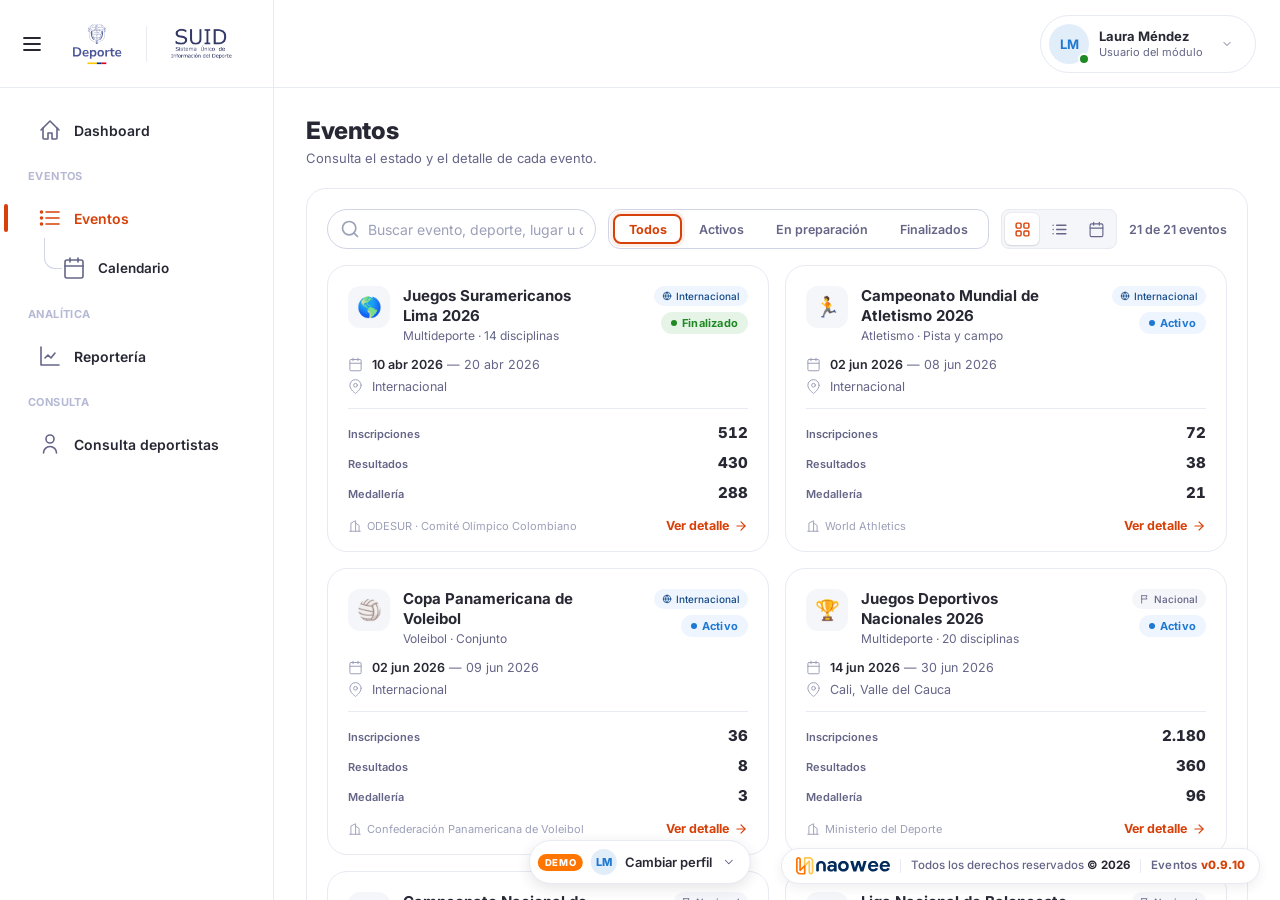
<file: eventos.html>
<!DOCTYPE html>
<html lang="es">
<head>
<meta charset="utf-8">
<meta name="viewport" content="width=device-width, initial-scale=1">
<title>Naowee Eventos — Eventos</title>

<link rel="preconnect" href="https://fonts.googleapis.com">
<link rel="preconnect" href="https://fonts.gstatic.com" crossorigin>
<link href="https://fonts.googleapis.com/css2?family=Inter:wght@400;500;600;700;800&display=swap" rel="stylesheet">

<link rel="stylesheet" href="shared/tokens.css?v=0.9.1">
<link rel="stylesheet" href="shared/shell.css?v=0.4.5">
<link rel="stylesheet" href="shared/list-components.css?v=0.9.1">
<link rel="stylesheet" href="shared/forms.css?v=0.9.3">
<link rel="stylesheet" href="shared/naowee-footer.css?v=0.9.1">
<script src="shared/naowee-footer.js?v=0.9.10" defer></script>

<style>
  /* ═══════════════════════════════════════════════════════════════
     EVENTOS — listado completo (sección "Eventos" del menú · Administrador).
     Reusa el patrón card/tabla del dashboard (list-components.css).
     ═══════════════════════════════════════════════════════════════ */
  .page-head { display: flex; align-items: flex-start; justify-content: space-between; gap: 16px; margin-bottom: 22px; flex-wrap: wrap; }
  .page-head__title h2 { font-size: 24px; font-weight: 800; letter-spacing: -.4px; color: var(--text-primary); margin: 0 0 5px; }
  .page-head__title p { font-size: 13px; color: var(--text-secondary); margin: 0; max-width: 560px; }
  .page-head__actions { display: flex; align-items: center; gap: 10px; flex-shrink: 0; }

  @media (max-width: 600px) {
    .page-head { gap: 12px; }
    .page-head__title h2 { font-size: 20px; }
    .page-head__actions { width: 100%; }
    .page-head__actions .naowee-btn { flex: 1; }
  }

  /* Tabs de alcance (Mis eventos / Todos los eventos) DENTRO del card.
     Bleed lateral -20px (= padding del .naowee-table-card) → el divider va de borde
     a borde. El bleed SUPERIOR se deja en -8px (no -20px) para que el fondo del hover
     del tab (accent-bg, llena los 48px) NO quede pegado al borde superior del card. */
  .ev-scope-tabs { margin: -8px -20px 0; background: transparent; padding: 0 12px; }
  /* tab interno 8px → la etiqueta queda a 20px del borde (alineada con el toolbar),
     y el hover/underline no se pegan a la esquina redondeada del card. */
  .ev-scope-tabs .naowee-tab { padding: 0 8px; }

  /* ═══════════════════════════════════════════════════════════════
     VISTA CALENDARIO (mes) — estilo Google Calendar.
     Barras que abarcan varios días (eventos multi-fecha), coloreadas
     por estado; clic en el evento → detalle.
     ═══════════════════════════════════════════════════════════════ */
  .cal-bar { display: flex; align-items: center; gap: 16px; margin-bottom: 16px; flex-wrap: wrap; }
  .cal-nav { display: flex; align-items: center; gap: 6px; }
  /* Nav del calendario = botones canónicos .naowee-btn--quiet; solo acotamos el tamaño de los de ícono */
  .cal-nav__btn { width: 36px; padding: 0; }
  .cal-nav__btn svg { width: 18px; height: 18px; }
  .cal-title { font-size: 18px; font-weight: 700; color: var(--text-primary); text-transform: capitalize; }

  /* Hint cuando el mes visible no tiene eventos del filtro/scope */
  .cal-hint {
    display: flex; align-items: center; gap: 10px; flex-wrap: wrap;
    padding: 10px 14px; margin-bottom: 12px;
    background: var(--bg-soft); border: 1px solid var(--border); border-radius: var(--radius-md);
  }
  .cal-hint__txt { font-size: 13px; color: var(--text-secondary); }
  .cal-hint__jump {
    font-family: inherit; font-size: 13px; font-weight: 600; color: var(--accent);
    background: transparent; border: none; cursor: pointer; padding: 2px 4px; border-radius: 5px;
  }
  .cal-hint__jump:hover { text-decoration: underline; }
  .cal-hint__jump:focus-visible { outline: none; box-shadow: 0 0 0 3px rgba(215,64,9,.30); }

  .cal-grid { border: 1px solid var(--border); border-radius: var(--radius-lg); overflow: hidden; }
  .cal-dow { display: grid; grid-template-columns: repeat(7, 1fr); background: var(--bg-soft); border-bottom: 1px solid var(--border); }
  .cal-dow span { padding: 9px 10px; font-size: 11px; font-weight: 700; letter-spacing: .4px; text-transform: uppercase; color: var(--text-secondary); }
  .cal-week { position: relative; display: grid; grid-template-columns: repeat(7, 1fr); border-bottom: 1px solid var(--border); }
  .cal-week:last-child { border-bottom: none; }
  .cal-cell { border-right: 1px solid var(--border); padding: 6px 8px; min-width: 0; }
  .cal-cell:last-child { border-right: none; }
  .cal-cell--out { background: #fcfcfd; }
  .cal-daynum {
    display: inline-flex; align-items: center; justify-content: center;
    min-width: 24px; height: 24px; padding: 0 6px; font-size: 12.5px; font-weight: 600;
    color: var(--text-secondary); border-radius: var(--radius-full);
  }
  .cal-cell--out .cal-daynum { color: var(--text-muted); }
  .cal-cell--today .cal-daynum { background: var(--accent); color: #fff; font-weight: 700; }

  /* Capa de barras (absoluta sobre la semana) */
  .cal-bars { position: absolute; inset: 0; pointer-events: none; }
  .cal-ev {
    position: absolute; height: 22px; display: flex; align-items: center; gap: 5px;
    padding: 0 8px; border-radius: 6px; font-size: 11.5px; font-weight: 600;
    color: #fff; text-decoration: none; white-space: nowrap; overflow: hidden;
    cursor: pointer; pointer-events: auto; box-shadow: 0 1px 2px rgba(40,40,52,.16);
    transition: filter var(--duration-fast), box-shadow var(--duration-fast);
  }
  .cal-ev:hover { filter: brightness(1.07); box-shadow: 0 3px 8px rgba(40,40,52,.22); }
  .cal-ev:focus-visible { outline: none; box-shadow: 0 0 0 3px rgba(215,64,9,.30); }
  .cal-ev__emoji { font-size: 12px; flex-shrink: 0; }
  .cal-ev__name { overflow: hidden; text-overflow: ellipsis; }
  .cal-ev--activo     { background: #1f8923; }
  .cal-ev--borrador   { background: #f59e0b; }
  .cal-ev--finalizado { background: #64748b; }
  .cal-ev--organismo  { background: #7c3aed; }   /* eventos publicados por el organismo (liga) */
  span.cal-ev { cursor: default; }                /* evento de organismo sin link → no navegable */
  .cal-ev--cont-left  { border-top-left-radius: 0; border-bottom-left-radius: 0; }
  .cal-ev--cont-right { border-top-right-radius: 0; border-bottom-right-radius: 0; }

  /* Número de día clicable (cuando tiene eventos) */
  .cal-daynum--has { border: none; background: transparent; cursor: pointer; font-family: inherit; transition: background var(--duration-fast), color var(--duration-fast); }
  .cal-daynum--has:hover { background: var(--bg-soft); color: var(--text-primary); }
  .cal-cell--today .cal-daynum--has:hover { background: var(--accent); color: #fff; }

  /* "+N más" — indicador de overflow por día */
  .cal-more {
    position: absolute; height: 18px; display: flex; align-items: center;
    font-family: inherit; font-size: 11px; font-weight: 600; color: var(--text-secondary);
    background: transparent; border: none; cursor: pointer; pointer-events: auto;
    padding: 0 6px; border-radius: 5px; white-space: nowrap; overflow: hidden;
    transition: background var(--duration-fast), color var(--duration-fast);
  }
  .cal-more:hover { background: var(--bg-soft); color: var(--text-primary); }
  .cal-more:focus-visible { outline: none; box-shadow: 0 0 0 3px rgba(215,64,9,.30); }

  /* Popover de día — expande y lista TODOS los eventos del día */
  .cal-pop-backdrop { position: fixed; inset: 0; z-index: 1200; }
  .cal-pop {
    position: fixed; z-index: 1201; width: 290px; max-width: 92vw;
    background: var(--surface); border: 1px solid var(--border-dark);
    border-radius: var(--radius-lg); box-shadow: var(--shadow-md); overflow: hidden;
    animation: calPopIn .14s var(--easing-smoothout, ease) both;
  }
  @keyframes calPopIn { from { opacity: 0; transform: translateY(-4px) scale(.985); } to { opacity: 1; transform: none; } }
  .cal-pop__head { display: flex; align-items: flex-start; justify-content: space-between; gap: 10px; padding: 14px 14px 10px; }
  .cal-pop__dow { font-size: 11px; font-weight: 700; letter-spacing: .4px; text-transform: uppercase; color: var(--text-secondary); }
  .cal-pop__day { font-size: 20px; font-weight: 800; color: var(--text-primary); line-height: 1.1; text-transform: capitalize; }
  .cal-pop__close { width: 30px; height: 30px; border-radius: var(--radius-md); border: none; background: transparent; cursor: pointer; color: var(--text-secondary); display: flex; align-items: center; justify-content: center; flex-shrink: 0; transition: background var(--duration-fast), color var(--duration-fast); }
  .cal-pop__close:hover { background: var(--bg-soft); color: var(--text-primary); }
  .cal-pop__close svg { width: 17px; height: 17px; }
  .cal-pop__list { max-height: 320px; overflow-y: auto; padding: 2px 8px 10px; display: flex; flex-direction: column; gap: 2px; }
  .cal-pop__item { display: flex; align-items: center; gap: 10px; padding: 8px; border-radius: var(--radius-md); text-decoration: none; transition: background var(--duration-fast); }
  .cal-pop__item:hover { background: var(--bg-soft); }
  .cal-pop__item:focus-visible { outline: none; box-shadow: inset 0 0 0 2px rgba(215,64,9,.3); }
  .cal-pop__dot { width: 11px; height: 11px; border-radius: 3px; flex-shrink: 0; }
  .cal-pop__txt { min-width: 0; display: flex; flex-direction: column; gap: 1px; }
  .cal-pop__name { font-size: 13px; font-weight: 600; color: var(--text-primary); white-space: nowrap; overflow: hidden; text-overflow: ellipsis; }
  .cal-pop__sub { font-size: 11.5px; color: var(--text-secondary); }
  .cal-pop__empty { font-size: 12.5px; color: var(--text-muted); padding: 6px 8px 12px; margin: 0; }

  @media (max-width: 720px) {
    .cal-dow span { padding: 7px 6px; font-size: 10px; }
    .cal-cell { padding: 5px 5px; }
    .cal-daynum { min-width: 20px; height: 20px; font-size: 11.5px; }
    .cal-ev { font-size: 10.5px; padding: 0 5px; }
    .cal-title { font-size: 16px; }
  }
  @media (prefers-reduced-motion: reduce) {
    .cal-ev { transition: none; }
  }

  /* ── Cargues = conteos numéricos (v0.7.0, feedback Juanma: no % sino valores) ── */
  /* Card: label + número (sin barra) */
  .prog-item--count { display: flex; align-items: baseline; justify-content: space-between; gap: 10px; }
  .prog-item--count .prog-item__num { font-size: 15px; font-weight: 800; color: var(--text-primary); font-feature-settings: 'tnum'; }
  .prog-item--count .prog-item__num.is-empty { color: var(--text-muted); font-weight: 600; }
  /* Tabla: 3 conteos inline */
  .ev-row__counts { display: flex; flex-direction: column; gap: 2px; align-items: flex-start; }
  .ev-cnt { font-size: 12px; color: var(--text-secondary); white-space: nowrap; line-height: 1.35; }
  .ev-cnt b { font-weight: 800; color: var(--text-primary); font-feature-settings: 'tnum'; }
  /* Tabla: acción analítica por fila + acción principal */
  /* La columna Acción del catálogo compartido (17%) queda angosta para el cluster
     ícono + "Ver detalle →" y el CTA se desbordaba desalineándose del header.
     Override SOLO en eventos (no toca la tabla de usuarios): ancho suficiente. */
  .col-accion { width: 21%; }
  .col-evento { width: 23%; }
  .ev-row__actions { display: inline-flex; align-items: center; gap: 2px; justify-content: flex-end; }
  .ev-row__icon-act { display: inline-flex; align-items: center; justify-content: center; width: 32px; height: 32px; border-radius: var(--radius-md); color: var(--text-secondary); transition: background var(--duration-fast), color var(--duration-fast); }
  .ev-row__icon-act svg { width: 16px; height: 16px; }
  .ev-row__icon-act:hover { background: var(--accent-bg); color: var(--accent); }
  /* Indicio de alcance (Nacional/Internacional) en Lugar (tabla) y cabecera (card) */
  .ev-place { display: flex; flex-direction: column; align-items: flex-start; gap: 5px; }
  .ev-place__txt { font-size: 13px; color: var(--text-primary); }
  .ev-alcance { text-transform: none; letter-spacing: 0; }
  .event-card__badges { display: inline-flex; align-items: center; gap: 6px; flex-wrap: wrap; justify-content: flex-end; }
</style>
</head>
<body>

<div class="shell">
  <div id="sidebarRoot"></div>
  <div class="main">
    <header class="top-header" id="topHeader"></header>
    <div class="page">
      <div class="page-inner" id="eventosPage"></div>
    </div>
  </div>
</div>

<script type="module">
  import {
    mountSidebar, mountHeader, mountBackdrop, mountDemoSwitcher,
    getRoleFromQuery, ROLES
  } from './shared/sidebar.js';
  import { allEvents, STATUS_LABEL, pct, gestorIdForRole, organismoEventsForCalendar } from './shared/events-data.js';

  /* ─── Iconos de página (paridad dashboard) ─── */
  const I = {
    cal: '<svg viewBox="0 0 24 24" fill="none" stroke="currentColor" stroke-width="1.6" stroke-linecap="round" stroke-linejoin="round"><rect x="3" y="4" width="18" height="18" rx="2"/><line x1="16" y1="2" x2="16" y2="6"/><line x1="8" y1="2" x2="8" y2="6"/><line x1="3" y1="10" x2="21" y2="10"/></svg>',
    pin: '<svg viewBox="0 0 24 24" fill="none" stroke="currentColor" stroke-width="1.6" stroke-linecap="round" stroke-linejoin="round"><path d="M21 10c0 7-9 13-9 13s-9-6-9-13a9 9 0 0 1 18 0z"/><circle cx="12" cy="10" r="3"/></svg>',
    org: '<svg viewBox="0 0 24 24" fill="none" stroke="currentColor" stroke-width="1.6" stroke-linecap="round" stroke-linejoin="round"><path d="M3 21h18"/><path d="M5 21V7l8-4v18"/><path d="M19 21V11l-6-4"/></svg>',
    arrow: '<svg viewBox="0 0 24 24" fill="none" stroke="currentColor" stroke-width="2" stroke-linecap="round" stroke-linejoin="round"><line x1="5" y1="12" x2="19" y2="12"/><polyline points="12 5 19 12 12 19"/></svg>',
    chart: '<svg viewBox="0 0 24 24" fill="none" stroke="currentColor" stroke-width="1.9" stroke-linecap="round" stroke-linejoin="round"><line x1="18" y1="20" x2="18" y2="10"/><line x1="12" y1="20" x2="12" y2="4"/><line x1="6" y1="20" x2="6" y2="14"/></svg>',
    plus: '<svg viewBox="0 0 24 24" fill="none" stroke="currentColor" stroke-width="2" stroke-linecap="round" stroke-linejoin="round"><line x1="12" y1="5" x2="12" y2="19"/><line x1="5" y1="12" x2="19" y2="12"/></svg>',
    search: '<svg viewBox="0 0 24 24" fill="none" stroke="currentColor" stroke-width="2" stroke-linecap="round" stroke-linejoin="round"><circle cx="11" cy="11" r="8"/><line x1="21" y1="21" x2="16.65" y2="16.65"/></svg>',
    clear: '<svg viewBox="0 0 24 24" fill="none" stroke="currentColor" stroke-width="2" stroke-linecap="round" stroke-linejoin="round"><line x1="18" y1="6" x2="6" y2="18"/><line x1="6" y1="6" x2="18" y2="18"/></svg>',
    inbox: '<svg viewBox="0 0 24 24" fill="none" stroke="currentColor" stroke-width="1.5" stroke-linecap="round" stroke-linejoin="round"><path d="M22 12h-6l-2 3h-4l-2-3H2"/><path d="M5.45 5.11L2 12v6a2 2 0 0 0 2 2h16a2 2 0 0 0 2-2v-6l-3.45-6.89A2 2 0 0 0 16.76 4H7.24a2 2 0 0 0-1.79 1.11z"/></svg>',
    gridV: '<svg viewBox="0 0 24 24" fill="none" stroke="currentColor" stroke-width="2"><rect x="3" y="3" width="7" height="7" rx="1.5"/><rect x="14" y="3" width="7" height="7" rx="1.5"/><rect x="3" y="14" width="7" height="7" rx="1.5"/><rect x="14" y="14" width="7" height="7" rx="1.5"/></svg>',
    listV: '<svg viewBox="0 0 24 24" fill="none" stroke="currentColor" stroke-width="2" stroke-linecap="round" stroke-linejoin="round"><line x1="8" y1="6" x2="21" y2="6"/><line x1="8" y1="12" x2="21" y2="12"/><line x1="8" y1="18" x2="21" y2="18"/><line x1="3" y1="6" x2="3.01" y2="6"/><line x1="3" y1="12" x2="3.01" y2="12"/><line x1="3" y1="18" x2="3.01" y2="18"/></svg>',
    gear: '<svg viewBox="0 0 24 24" fill="none" stroke="currentColor" stroke-width="1.7" stroke-linecap="round" stroke-linejoin="round"><circle cx="12" cy="12" r="3"/><path d="M19.4 15a1.65 1.65 0 0 0 .33 1.82l.06.06a2 2 0 1 1-2.83 2.83l-.06-.06a1.65 1.65 0 0 0-1.82-.33 1.65 1.65 0 0 0-1 1.51V21a2 2 0 0 1-4 0v-.09a1.65 1.65 0 0 0-1-1.51 1.65 1.65 0 0 0-1.82.33l-.06.06a2 2 0 1 1-2.83-2.83l.06-.06a1.65 1.65 0 0 0 .33-1.82 1.65 1.65 0 0 0-1.51-1H3a2 2 0 0 1 0-4h.09a1.65 1.65 0 0 0 1.51-1 1.65 1.65 0 0 0-.33-1.82l-.06-.06a2 2 0 1 1 2.83-2.83l.06.06a1.65 1.65 0 0 0 1.82.33H9a1.65 1.65 0 0 0 1-1.51V3a2 2 0 0 1 4 0v.09a1.65 1.65 0 0 0 1 1.51 1.65 1.65 0 0 0 1.82-.33l.06-.06a2 2 0 1 1 2.83 2.83l-.06.06a1.65 1.65 0 0 0-.33 1.82V9a1.65 1.65 0 0 0 1.51 1H21a2 2 0 0 1 0 4h-.09a1.65 1.65 0 0 0-1.51 1z"/></svg>'
  };

  const roleCode = getRoleFromQuery();
  const role = ROLES[roleCode];
  /* CTA "Crear evento" solo para Administrador. */
  const canCreate = roleCode === 'ADMIN';
  /* Reportería (analítica) = consumo de lectura → ADMIN y Usuario (acción por fila). */
  const canReporteria = roleCode === 'ADMIN' || roleCode === 'USER';
  const num = (n) => (n || 0).toLocaleString('es-CO');
  /* Para el GESTOR: su gestorId propio y si está en la vista "Mis eventos". */
  const isGestor = roleCode === 'GESTOR';
  const myGestorId = gestorIdForRole(roleCode);
  /* 'mine' = mis eventos (default para GESTOR) | 'all' = todos */
  let gestorScope = 'mine';

  /* Pool de eventos — se recarga en cada render para reflejar overrides/drafts. */
  function getPool() { return allEvents(); }

  /* Conteo numérico (no % — Juanma 25-jun: el progreso no es real porque no
     conocemos el total esperado del archivo; sí conocemos lo CARGADO). */
  function progItem(lbl, fill, o) {
    const empty = o.done === 0;
    return `
      <div class="prog-item prog-item--count">
        <span class="prog-item__lbl">${lbl}</span>
        <span class="prog-item__num ${empty ? 'is-empty' : ''}">${empty ? '—' : num(o.done)}</span>
      </div>`;
  }

  /* Determina la acción del evento para cada rol/scope.
     GESTOR + "Mis eventos" → ir a cargues.
     GESTOR + "Todos los eventos" → solo lectura (Ver detalle).
     ADMIN → Gestionar.
     USER → Ver detalle. */
  function actionForEv(ev) {
    if (isGestor && gestorScope === 'mine') {
      return { label: 'Ir a cargues', href: `cargue.html?id=${encodeURIComponent(ev.id)}&role=${roleCode}` };
    }
    if (canCreate) {
      return { label: 'Gestionar', href: `evento-detalle.html?id=${encodeURIComponent(ev.id)}&role=${roleCode}` };
    }
    return { label: 'Ver detalle', href: `evento-detalle.html?id=${encodeURIComponent(ev.id)}&role=${roleCode}` };
  }

  function eventCard(ev, idx) {
    const act = actionForEv(ev);
    return `
      <article class="event-card" data-id="${ev.id}" tabindex="0" style="animation-delay:${.04 + idx * .05}s" aria-label="${act.label}: ${ev.name}" data-href="${act.href}">
        <div class="event-card__top">
          <div style="display:flex;gap:13px;align-items:flex-start;min-width:0">
            <span class="event-card__icon" aria-hidden="true">${ev.emoji}</span>
            <div style="min-width:0">
              <div class="event-card__name">${ev.name}</div>
              <div class="event-card__sport">${ev.sport}</div>
            </div>
          </div>
          <div class="event-card__badges">${alcanceBadge(ev)}<span class="badge s-${ev.status}">${STATUS_LABEL[ev.status]}</span></div>
        </div>
        <div class="event-card__meta">
          <div class="meta-row">${I.cal}<span><strong>${ev.start}</strong> — ${ev.end}</span></div>
          <div class="meta-row">${I.pin}<span>${ev.place}</span></div>
        </div>
        <div class="progress">
          ${progItem('Inscripciones', 'f-insc', ev.insc)}
          ${progItem('Resultados', 'f-res', ev.res)}
          ${progItem('Medallería', 'f-med', ev.med)}
        </div>
        <div class="event-card__foot">
          <span class="event-card__org" title="${ev.org}">${I.org}<span class="event-card__org-name">${ev.org}</span></span>
          <span class="event-card__link">${act.label} ${I.arrow}</span>
        </div>
      </article>`;
  }

  /* Indicio de ALCANCE del torneo (feedback Doug): Nacional (neutro + banderín) vs
     Internacional (informativo azul + globo). Badge canónico .naowee-badge — sin clase paralela. */
  const IC_GLOBE = '<svg viewBox="0 0 24 24" fill="none" stroke="currentColor" stroke-width="2" stroke-linecap="round" stroke-linejoin="round"><circle cx="12" cy="12" r="9"/><path d="M3 12h18"/><path d="M12 3a14 14 0 0 1 0 18 14 14 0 0 1 0-18z"/></svg>';
  const IC_FLAG = '<svg viewBox="0 0 24 24" fill="none" stroke="currentColor" stroke-width="2" stroke-linecap="round" stroke-linejoin="round"><path d="M4 22V4"/><path d="M4 4h13l-2.5 4L17 12H4"/></svg>';
  function alcanceBadge(ev) {
    return ev.alcance === 'internacional'
      ? `<span class="naowee-badge naowee-badge--informative naowee-badge--quiet ev-alcance" title="Torneo internacional">${IC_GLOBE} Internacional</span>`
      : `<span class="naowee-badge naowee-badge--neutral naowee-badge--quiet ev-alcance" title="Torneo nacional">${IC_FLAG} Nacional</span>`;
  }

  function eventRow(ev) {
    const act = actionForEv(ev);
    return `
      <tr data-id="${ev.id}" data-href="${act.href}" role="button" tabindex="0" aria-label="${act.label}: ${ev.name}">
        <td>
          <div class="ev-row__name">
            <span class="ev-row__emoji" aria-hidden="true">${ev.emoji}</span>
            <div style="min-width:0">
              <div class="ev-row__nm">${ev.name}</div>
              <div class="ev-row__sport">${ev.sport}</div>
            </div>
          </div>
        </td>
        <td class="ev-row__dates">
          <span class="ev-date ev-date--open">${ev.start}</span>
          <span class="ev-date ev-date--close">${ev.end}</span>
        </td>
        <td class="ev-row__place"><div class="ev-place">${alcanceBadge(ev)}${ev.alcance === 'internacional' ? '' : `<span class="ev-place__txt">${ev.place}</span>`}</div></td>
        <td><span class="badge s-${ev.status}">${STATUS_LABEL[ev.status]}</span></td>
        <td>
          <div class="ev-row__counts">
            <span class="ev-cnt" title="Deportistas inscritos"><b>${num(ev.insc.done)}</b> insc.</span>
            <span class="ev-cnt" title="Resultados cargados"><b>${num(ev.res.done)}</b> res.</span>
            <span class="ev-cnt" title="Medallas otorgadas"><b>${num(ev.med.done)}</b> med.</span>
          </div>
        </td>
        <td style="text-align:right">
          <div class="ev-row__actions">
            ${canReporteria ? `<a class="ev-row__icon-act" href="reporteria.html?id=${encodeURIComponent(ev.id)}&role=${roleCode}" title="Ver analítica" aria-label="Ver analítica de ${ev.name}">${I.chart}</a>` : ''}
            <button type="button" class="ev-row__action" data-action data-id="${ev.id}" title="${act.label}"><span class="ev-row__action-lbl">${act.label}</span> ${I.arrow}</button>
          </div>
        </td>
      </tr>`;
  }

  /* ─── Estado (vista + filtros) ─── */
  const VIEW_KEY = 'naowee-eventos-events-view';
  /* Calendario SOLO se activa con ?view=calendar (opción "Calendario" del sidebar
     o al volver del detalle abierto desde el calendario). "Eventos" (sin ?view) usa
     la preferencia de lista guardada (tarjetas/tabla) — nunca queda fijo en calendario,
     así siempre puedes volver a la lista. */
  const _urlView = new URLSearchParams(location.search).get('view');
  const _storedView = localStorage.getItem(VIEW_KEY);
  let currentView = _urlView === 'calendar' ? 'calendar'
                  : ['cards', 'table'].includes(_urlView) ? _urlView
                  : ['cards', 'table'].includes(_storedView) ? _storedView
                  : 'cards';
  let activeFilter = 'todos';
  let query = '';

  function getSource() {
    const pool = getPool();
    if (isGestor && gestorScope === 'mine') {
      return pool.filter((ev) => ev.assignedGestorId === myGestorId);
    }
    return pool;
  }

  function filtered() {
    return getSource().filter((ev) => {
      const matchStatus = activeFilter === 'todos' || ev.status === activeFilter;
      const q = query.trim().toLowerCase();
      const matchQuery = !q || `${ev.name} ${ev.sport} ${ev.place} ${ev.org}`.toLowerCase().includes(q);
      return matchStatus && matchQuery;
    });
  }

  /* Subtítulo del page-head refleja la vista activa. */
  function headSubtitle() {
    if (isGestor) {
      return gestorScope === 'mine'
        ? 'Mis eventos asignados · acción directa a cargues'
        : 'Todos los eventos del Ministerio · solo lectura';
    }
    return canCreate
      ? 'Crea, asocia deportes y asigna un gestor.'
      : 'Consulta el estado y el detalle de cada evento.';
  }

  /* Tabs GESTOR: "Mis eventos" | "Todos los eventos" (solo GESTOR) — canónicos
     (.naowee-tabs), van DENTRO del card con divider edge-to-edge. */
  function gestorTabsHTML() {
    if (!isGestor) return '';
    const pool = getPool();
    const mineCount = pool.filter((ev) => ev.assignedGestorId === myGestorId).length;
    const allCount = pool.length;
    return `
      <div class="naowee-tabs ev-scope-tabs" id="gestorScopeTabs" role="tablist" aria-label="Alcance de eventos">
        <button class="naowee-tab${gestorScope === 'mine' ? ' naowee-tab--selected' : ''}" data-scope="mine" type="button" role="tab" aria-selected="${gestorScope === 'mine'}">Mis eventos <span class="naowee-tab__count">${mineCount}</span></button>
        <button class="naowee-tab${gestorScope === 'all' ? ' naowee-tab--selected' : ''}" data-scope="all" type="button" role="tab" aria-selected="${gestorScope === 'all'}">Todos los eventos <span class="naowee-tab__count">${allCount}</span></button>
      </div>`;
  }

  /* ═══════════════════════════════════════════════════════════════
     VISTA CALENDARIO (mes) — eventos como barras multi-día; clic → detalle.
     ═══════════════════════════════════════════════════════════════ */
  const MESES_ABBR = ['ene','feb','mar','abr','may','jun','jul','ago','sep','oct','nov','dic'];
  const MESES_FULL = ['Enero','Febrero','Marzo','Abril','Mayo','Junio','Julio','Agosto','Septiembre','Octubre','Noviembre','Diciembre'];
  const DOW = ['Dom','Lun','Mar','Mié','Jue','Vie','Sáb'];
  /* "Hoy" del demo (el módulo está ambientado en jun 2026). */
  const DEMO_TODAY = new Date(2026, 5, 5);
  let calCursor = new Date(DEMO_TODAY.getFullYear(), DEMO_TODAY.getMonth(), 1);
  const CHEV_L = '<svg viewBox="0 0 24 24" fill="none" stroke="currentColor" stroke-width="2" stroke-linecap="round" stroke-linejoin="round"><polyline points="15 18 9 12 15 6"/></svg>';
  const CHEV_R = '<svg viewBox="0 0 24 24" fill="none" stroke="currentColor" stroke-width="2" stroke-linecap="round" stroke-linejoin="round"><polyline points="9 18 15 12 9 6"/></svg>';
  const MS_DAY = 86400000;
  const MAX_LANES = 3;          // carriles visibles por celda; el resto → "+N más"
  let _calEvs = [];             // eventos parseados del mes (para el popover de día)
  const CLOSE_X = '<svg viewBox="0 0 24 24" fill="none" stroke="currentColor" stroke-width="2" stroke-linecap="round" stroke-linejoin="round"><line x1="18" y1="6" x2="6" y2="18"/><line x1="6" y1="6" x2="18" y2="18"/></svg>';

  function parseEvDate(s) {
    const p = String(s).trim().split(/\s+/);
    return new Date(parseInt(p[2], 10), MESES_ABBR.indexOf((p[1] || '').toLowerCase()), parseInt(p[0], 10));
  }
  function sameDay(a, b) { return a.getFullYear() === b.getFullYear() && a.getMonth() === b.getMonth() && a.getDate() === b.getDate(); }

  function renderCalendar(slot) {
    const y = calCursor.getFullYear(), m = calCursor.getMonth();
    /* Eventos del organismo (liga) → se reflejan en el calendario del módulo.
       Aplican búsqueda; el filtro de estado los muestra en "Todos". */
    const _q = query.trim().toLowerCase();
    const orgEvs = (activeFilter === 'todos')
      ? organismoEventsForCalendar().filter((ev) => !_q || `${ev.name} ${ev.org}`.toLowerCase().includes(_q))
      : [];
    const evs = [...filtered(), ...orgEvs]
      .map((ev) => ({ ev, s: parseEvDate(ev.start), e: parseEvDate(ev.end) }))
      .filter((o) => !isNaN(o.s) && !isNaN(o.e) && o.e >= o.s);
    _calEvs = evs;

    const first = new Date(y, m, 1);
    const gridStart = new Date(y, m, 1 - first.getDay());
    const last = new Date(y, m + 1, 0);
    const gridEnd = new Date(y, m, last.getDate() + (6 - last.getDay()));

    const weeks = [];
    let cur = new Date(gridStart);
    while (cur <= gridEnd) {
      const days = [];
      for (let i = 0; i < 7; i++) { days.push(new Date(cur)); cur.setDate(cur.getDate() + 1); }
      weeks.push(days);
    }

    /* Contexto cuando el mes visible no tiene eventos del filtro/scope:
       si hay coincidencias en otros meses → botón para saltar al más cercano;
       si no hay ninguna en el scope → mensaje claro (p.ej. el gestor sin finalizados). */
    const inView = evs.filter((o) => o.s <= gridEnd && o.e >= gridStart);
    const FILTER_LBL = { todos: '', activo: 'activos', borrador: 'en preparación', finalizado: 'finalizados' };
    const flbl = FILTER_LBL[activeFilter] || '';
    let hintHTML = '';
    if (inView.length === 0) {
      if (evs.length === 0) {
        const scopeSfx = (isGestor && gestorScope === 'mine') ? ' entre tus eventos asignados' : '';
        hintHTML = `<div class="cal-hint"><span class="cal-hint__txt">No hay eventos${flbl ? ' ' + flbl : ''}${scopeSfx}.</span></div>`;
      } else {
        const nearest = evs.reduce((a, b) => Math.abs(b.s - calCursor) < Math.abs(a.s - calCursor) ? b : a);
        const ny = nearest.s.getFullYear(), nmo = nearest.s.getMonth();
        hintHTML = `<div class="cal-hint">
          <span class="cal-hint__txt">No hay eventos${flbl ? ' ' + flbl : ''} en ${MESES_FULL[m]} ${y}.</span>
          <button class="cal-hint__jump" type="button" data-jump-y="${ny}" data-jump-m="${nmo}">Ir a ${MESES_FULL[nmo]} ${ny} →</button>
        </div>`;
      }
    }

    let html = `
      <div class="cal-bar">
        <div class="cal-nav">
          <button class="naowee-btn naowee-btn--quiet naowee-btn--sm cal-nav__btn" data-cal="prev" type="button" aria-label="Mes anterior">${CHEV_L}</button>
          <button class="naowee-btn naowee-btn--quiet naowee-btn--sm cal-nav__btn" data-cal="next" type="button" aria-label="Mes siguiente">${CHEV_R}</button>
          <button class="naowee-btn naowee-btn--quiet naowee-btn--sm" data-cal="today" type="button">Hoy</button>
        </div>
        <div class="cal-title">${MESES_FULL[m]} ${y}</div>
      </div>
      ${hintHTML}
      <div class="cal-grid">
        <div class="cal-dow">${DOW.map((d) => `<span>${d}</span>`).join('')}</div>`;

    weeks.forEach((week) => {
      const weekStart = week[0], weekEnd = week[6];
      const items = evs
        .filter((o) => o.s <= weekEnd && o.e >= weekStart)
        .map((o) => ({
          o,
          sc: Math.max(0, Math.min(6, Math.round((o.s - weekStart) / MS_DAY))),
          ec: Math.max(0, Math.min(6, Math.round((o.e - weekStart) / MS_DAY)))
        }))
        .sort((a, b) => a.sc - b.sc || (b.ec - b.sc) - (a.ec - a.sc));

      /* Carriles (lanes) — evita que barras del mismo día se solapen */
      const lanes = [];
      items.forEach((it) => {
        let lane = 0;
        for (;;) {
          const occ = lanes[lane] || (lanes[lane] = []);
          if (occ.every((r) => it.sc > r.ec || it.ec < r.sc)) { it.lane = lane; occ.push(it); break; }
          lane++;
        }
      });
      const visibleLanes = Math.min(lanes.length, MAX_LANES);
      /* Conteo de eventos ocultos (carril ≥ MAX_LANES) por columna → "+N más" */
      const hidden = [0, 0, 0, 0, 0, 0, 0];
      items.forEach((it) => { if (it.lane >= MAX_LANES) for (let c = it.sc; c <= it.ec; c++) hidden[c]++; });
      const hasOverflow = hidden.some((n) => n > 0);
      const weekH = Math.max(104, 34 + visibleLanes * 24 + (hasOverflow ? 20 : 8));

      let cells = '';
      week.forEach((d, c) => {
        const out = d.getMonth() !== m;
        const today = sameDay(d, DEMO_TODAY);
        const dayCount = items.filter((it) => it.sc <= c && it.ec >= c).length;
        const numTag = dayCount > 0
          ? `<button class="cal-daynum cal-daynum--has" data-day="${d.getTime()}" type="button" aria-label="Ver ${dayCount} evento(s) del ${d.getDate()}">${d.getDate()}</button>`
          : `<span class="cal-daynum">${d.getDate()}</span>`;
        cells += `<div class="cal-cell ${out ? 'cal-cell--out' : ''} ${today ? 'cal-cell--today' : ''}">${numTag}</div>`;
      });

      let bars = '';
      items.forEach((it) => {
        if (it.lane >= MAX_LANES) return;                 // sobra el cupo → se cuenta en "+N más"
        const { o, sc, ec, lane } = it;
        const span = ec - sc + 1;
        const contLeft = o.s < weekStart, contRight = o.e > weekEnd;
        const isOrg = o.ev.kind === 'organismo';
        const href = isOrg ? o.ev.link : `${actionForEv(o.ev).href}&from=calendar`;
        const tag = href ? 'a' : 'span';
        const linkAttrs = href ? `href="${href}"${isOrg ? ' target="_blank" rel="noopener"' : ''}` : '';
        bars += `<${tag} class="cal-ev cal-ev--${o.ev.status} ${contLeft ? 'cal-ev--cont-left' : ''} ${contRight ? 'cal-ev--cont-right' : ''}"
                    ${linkAttrs}
                    style="left:calc(${sc} / 7 * 100% + 3px);width:calc(${span} / 7 * 100% - 6px);top:${34 + lane * 24}px"
                    title="${o.ev.name} · ${o.ev.start} — ${o.ev.end}${isOrg ? ' · ' + o.ev.org : ''}">
                   ${contLeft ? '' : `<span class="cal-ev__emoji">${o.ev.emoji}</span>`}<span class="cal-ev__name">${o.ev.name}</span></${tag}>`;
      });

      /* "+N más" por día con eventos ocultos → abre el popover del día */
      let more = '';
      hidden.forEach((n, c) => {
        if (n <= 0) return;
        more += `<button class="cal-more" data-day="${week[c].getTime()}" type="button"
                    style="left:calc(${c} / 7 * 100% + 3px);width:calc(1 / 7 * 100% - 6px);top:${34 + visibleLanes * 24}px">+${n} más</button>`;
      });

      html += `<div class="cal-week" style="min-height:${weekH}px">${cells}<div class="cal-bars">${bars}${more}</div></div>`;
    });

    html += `</div>`;
    slot.innerHTML = html;

    slot.querySelectorAll('[data-cal]').forEach((btn) => {
      btn.addEventListener('click', () => {
        const a = btn.dataset.cal;
        if (a === 'prev') calCursor = new Date(y, m - 1, 1);
        else if (a === 'next') calCursor = new Date(y, m + 1, 1);
        else calCursor = new Date(DEMO_TODAY.getFullYear(), DEMO_TODAY.getMonth(), 1);
        renderList();
      });
    });

    /* Día con eventos (número) o "+N más" → popover de día con TODOS sus eventos */
    slot.querySelectorAll('[data-day]').forEach((btn) => {
      btn.addEventListener('click', (e) => {
        e.stopPropagation();
        openDayPopover(new Date(parseInt(btn.dataset.day, 10)), btn);
      });
    });

    /* "Ir a [mes]" del hint → salta al mes más cercano con eventos del filtro */
    slot.querySelectorAll('[data-jump-y]').forEach((btn) => {
      btn.addEventListener('click', () => {
        calCursor = new Date(parseInt(btn.dataset.jumpY, 10), parseInt(btn.dataset.jumpM, 10), 1);
        renderList();
      });
    });
  }

  /* ─── Popover de día: expande y lista TODOS los eventos de ese día ─── */
  let _dayPop = null, _dayPopBd = null;
  function _dayPopEsc(e) { if (e.key === 'Escape') closeDayPopover(); }
  function closeDayPopover() {
    if (_dayPop) { _dayPop.remove(); _dayPop = null; }
    if (_dayPopBd) { _dayPopBd.remove(); _dayPopBd = null; }
    document.removeEventListener('keydown', _dayPopEsc, true);
  }
  function openDayPopover(date, anchorEl) {
    closeDayPopover();
    const STA = { activo: 'Activo', borrador: 'Borrador', finalizado: 'Finalizado' };
    const DOW_FULL = ['Domingo', 'Lunes', 'Martes', 'Miércoles', 'Jueves', 'Viernes', 'Sábado'];
    const dayEvs = _calEvs
      .filter((o) => o.s <= date && o.e >= date)
      .sort((a, b) => a.s - b.s || (a.e - a.s) - (b.e - b.s));
    const list = dayEvs.length
      ? dayEvs.map((o) => {
        const isOrg = o.ev.kind === 'organismo';
        const href = isOrg ? o.ev.link : `${actionForEv(o.ev).href}&from=calendar`;
        const tag = href ? 'a' : 'div';
        const linkAttrs = href ? `href="${href}"${isOrg ? ' target="_blank" rel="noopener"' : ''}` : '';
        return `
        <${tag} class="cal-pop__item" ${linkAttrs}>
          <span class="cal-pop__dot cal-ev--${o.ev.status}"></span>
          <span class="cal-pop__txt">
            <span class="cal-pop__name">${o.ev.emoji} ${o.ev.name}</span>
            <span class="cal-pop__sub">${o.ev.start} — ${o.ev.end} · ${isOrg ? o.ev.org : STA[o.ev.status]}</span>
          </span>
        </${tag}>`; }).join('')
      : `<p class="cal-pop__empty">Sin eventos este día.</p>`;

    _dayPopBd = document.createElement('div');
    _dayPopBd.className = 'cal-pop-backdrop';
    _dayPopBd.addEventListener('click', closeDayPopover);

    _dayPop = document.createElement('div');
    _dayPop.className = 'cal-pop';
    _dayPop.setAttribute('role', 'dialog');
    _dayPop.setAttribute('aria-label', `Eventos del ${date.getDate()} de ${MESES_FULL[date.getMonth()]}`);
    _dayPop.innerHTML = `
      <div class="cal-pop__head">
        <div>
          <div class="cal-pop__dow">${DOW_FULL[date.getDay()]}</div>
          <div class="cal-pop__day">${date.getDate()} ${MESES_FULL[date.getMonth()].toLowerCase()}</div>
        </div>
        <button class="cal-pop__close" type="button" aria-label="Cerrar">${CLOSE_X}</button>
      </div>
      <div class="cal-pop__list">${list}</div>`;

    document.body.appendChild(_dayPopBd);
    document.body.appendChild(_dayPop);
    _dayPop.querySelector('.cal-pop__close').addEventListener('click', closeDayPopover);

    /* Posición anclada a la celda, con clamp al viewport. */
    const r = anchorEl.getBoundingClientRect();
    const pw = _dayPop.offsetWidth, ph = _dayPop.offsetHeight;
    const vw = window.innerWidth, vh = window.innerHeight;
    const left = Math.min(Math.max(8, r.left), vw - pw - 8);
    let top = r.bottom + 6;
    if (top + ph > vh - 8) top = Math.max(8, r.top - ph - 6);
    _dayPop.style.left = `${left}px`;
    _dayPop.style.top = `${top}px`;
    document.addEventListener('keydown', _dayPopEsc, true);
  }

  /* Refleja la vista activa en el sidebar (Eventos ⇄ Calendario) al alternar in-page. */
  function setSidebarActive(id) {
    document.querySelectorAll('#sidebarRoot .nav-row').forEach((r) => {
      const on = r.dataset.id === id;
      r.classList.toggle('active', on);
      let bar = r.querySelector('.active-bar');
      if (on && !bar) { bar = document.createElement('span'); bar.className = 'active-bar'; bar.setAttribute('aria-hidden', 'true'); r.prepend(bar); }
      if (!on && bar) bar.remove();
    });
  }

  function render() {
    const pool = getPool();
    document.getElementById('eventosPage').innerHTML = `
      <div class="page-head">
        <div class="page-head__title">
          <h2>Eventos</h2>
          <p id="evSubtitle">${headSubtitle()}</p>
        </div>
        <div class="page-head__actions">
          ${canCreate ? `<a class="naowee-btn naowee-btn--loud" href="evento-crear.html?role=${roleCode}">${I.plus} Crear evento</a>` : ''}
        </div>
      </div>

      <div class="naowee-table-card" id="evCard">
        ${gestorTabsHTML()}
        <div class="tc-toolbar">
          <div class="naowee-searchbox naowee-searchbox--medium" id="evSearchbox">
            <div class="naowee-searchbox__input-wrap">
              <div class="naowee-searchbox__icon">${I.search}</div>
              <input type="text" class="naowee-searchbox__input" id="evSearch" placeholder="Buscar evento, deporte, lugar u organismo…" aria-label="Buscar eventos">
              <button type="button" class="naowee-searchbox__clear" id="evSearchClear" aria-label="Limpiar búsqueda">${I.clear}</button>
            </div>
          </div>
          <div class="naowee-segment" role="tablist" aria-label="Filtrar por estado" data-segmented>
            <span class="naowee-segment__pill naowee-segment__pill--no-anim" data-pill></span>
            <button class="naowee-segment__item naowee-segment__item--active" data-filter="todos" role="tab" aria-selected="true">Todos</button>
            <button class="naowee-segment__item" data-filter="activo" role="tab" aria-selected="false">Activos</button>
            <button class="naowee-segment__item" data-filter="borrador" role="tab" aria-selected="false">En preparación</button>
            <button class="naowee-segment__item" data-filter="finalizado" role="tab" aria-selected="false">Finalizados</button>
          </div>
          <div class="view-toggle" role="group" aria-label="Cambiar vista">
            <button type="button" class="view-toggle__btn ${currentView === 'cards' ? 'is-active' : ''}" data-view="cards" aria-pressed="${currentView === 'cards'}" aria-label="Vista de tarjetas">${I.gridV}</button>
            <button type="button" class="view-toggle__btn ${currentView === 'table' ? 'is-active' : ''}" data-view="table" aria-pressed="${currentView === 'table'}" aria-label="Vista de tabla">${I.listV}</button>
            <button type="button" class="view-toggle__btn ${currentView === 'calendar' ? 'is-active' : ''}" data-view="calendar" aria-pressed="${currentView === 'calendar'}" aria-label="Vista de calendario">${I.cal}</button>
          </div>
          <span class="toolbar__count" id="evCount"></span>
        </div>

        <div id="evSlot"></div>

        <div class="empty" id="evEmpty">
          <div class="empty__icon">${I.inbox}</div>
          <h3>No hay eventos que coincidan</h3>
          <p>Ajusta la búsqueda o el filtro de estado para ver más resultados.</p>
        </div>
      </div>
    `;
    bindGestorToggle();
    bindToolbar();
    renderList();
  }

  function renderList() {
    const slot = document.getElementById('evSlot');
    const empty = document.getElementById('evEmpty');
    const count = document.getElementById('evCount');
    const source = getSource();
    const rows = filtered();
    count.textContent = `${rows.length} de ${source.length} eventos`;
    if (currentView === 'calendar') { empty.classList.remove('is-shown'); renderCalendar(slot); return; }
    if (rows.length === 0) { slot.innerHTML = ''; empty.classList.add('is-shown'); return; }
    empty.classList.remove('is-shown');

    if (currentView === 'cards') {
      slot.innerHTML = `<div class="events-grid">${rows.map((ev, i) => eventCard(ev, i)).join('')}</div>`;
      slot.querySelectorAll('.event-card').forEach((card) => {
        const open = () => window.location.href = card.dataset.href;
        card.addEventListener('click', open);
        card.addEventListener('keydown', (e) => { if (e.key === 'Enter') open(); });
      });
    } else {
      slot.innerHTML = `
        <div class="naowee-table-card__table-wrap">
          <table class="naowee-table--in-card">
            <colgroup>
              <col class="col-evento"><col class="col-fechas"><col class="col-lugar">
              <col class="col-estado"><col class="col-prog"><col class="col-accion">
            </colgroup>
            <thead><tr>
              <th>Evento</th><th>Fechas</th><th>Lugar</th><th>Estado</th><th>Cargues</th><th style="text-align:right">Acción</th>
            </tr></thead>
            <tbody>${rows.map((ev) => eventRow(ev)).join('')}</tbody>
          </table>
        </div>`;
      slot.querySelectorAll('[data-action]').forEach((btn) => {
        btn.addEventListener('click', (e) => {
          e.stopPropagation();
          const row = btn.closest('tr');
          if (row && row.dataset.href) window.location.href = row.dataset.href;
        });
      });
      slot.querySelectorAll('tr[data-href]').forEach((row) => {
        row.addEventListener('keydown', (e) => {
          if (e.key === 'Enter' || e.key === ' ') { e.preventDefault(); window.location.href = row.dataset.href; }
        });
      });
    }
    requestAnimationFrame(() => slot.querySelectorAll('.prog-fill').forEach((f) => f.classList.add('is-filled')));
  }

  function positionSegmentPill(segEl, animate) {
    if (!segEl) return;
    const pill = segEl.querySelector('[data-pill]');
    const active = segEl.querySelector('.naowee-segment__item--active');
    if (!pill || !active) return;
    if (!animate) pill.classList.add('naowee-segment__pill--no-anim');
    pill.style.width = active.offsetWidth + 'px';
    pill.style.setProperty('--seg-x', active.offsetLeft + 'px');
    if (!animate) requestAnimationFrame(() => requestAnimationFrame(() => pill.classList.remove('naowee-segment__pill--no-anim')));
  }

  /* Bind de las tabs GESTOR (Mis eventos / Todos los eventos) — underline ::after. */
  function bindGestorToggle() {
    const tabs = document.getElementById('gestorScopeTabs');
    if (!tabs) return;
    tabs.querySelectorAll('.naowee-tab').forEach((btn) => {
      btn.addEventListener('click', () => {
        if (btn.dataset.scope === gestorScope) return;
        tabs.querySelectorAll('.naowee-tab').forEach((b) => {
          const on = b === btn;
          b.classList.toggle('naowee-tab--selected', on); b.setAttribute('aria-selected', String(on));
        });
        gestorScope = btn.dataset.scope;
        /* Actualiza subtítulo */
        const sub = document.getElementById('evSubtitle');
        if (sub) sub.textContent = headSubtitle();
        /* Resetea filtro de estado y re-renderiza */
        activeFilter = 'todos';
        const statusSeg = document.querySelector('.naowee-segment[data-segmented]');
        if (statusSeg) {
          statusSeg.querySelectorAll('.naowee-segment__item').forEach((b) => {
            const on = b.dataset.filter === 'todos';
            b.classList.toggle('naowee-segment__item--active', on); b.setAttribute('aria-selected', String(on));
          });
          positionSegmentPill(statusSeg, false);
        }
        renderList();
      });
    });
  }

  function bindToolbar() {
    const sbox = document.getElementById('evSearchbox');
    const search = document.getElementById('evSearch');
    const sclear = document.getElementById('evSearchClear');
    const syncHasValue = () => sbox.classList.toggle('naowee-searchbox--has-value', search.value.length > 0);
    search.addEventListener('input', (e) => { query = e.target.value; syncHasValue(); renderList(); });
    sclear.addEventListener('click', () => { search.value = ''; query = ''; syncHasValue(); renderList(); search.focus(); });
    syncHasValue();

    const statusSeg = document.querySelector('.naowee-segment[data-segmented]');
    if (statusSeg) {
      statusSeg.querySelectorAll('.naowee-segment__item').forEach((btn) => {
        btn.addEventListener('click', () => {
          statusSeg.querySelectorAll('.naowee-segment__item').forEach((b) => { b.classList.remove('naowee-segment__item--active'); b.setAttribute('aria-selected', 'false'); });
          btn.classList.add('naowee-segment__item--active'); btn.setAttribute('aria-selected', 'true');
          activeFilter = btn.dataset.filter;
          positionSegmentPill(statusSeg, true);
          renderList();
        });
      });
      positionSegmentPill(statusSeg, false);
      window.addEventListener('resize', () => positionSegmentPill(statusSeg, false));
    }

    document.querySelectorAll('.view-toggle__btn').forEach((btn) => {
      btn.addEventListener('click', () => {
        if (btn.dataset.view === currentView) return;
        currentView = btn.dataset.view;
        /* Tarjetas/tabla → preferencia de lista (localStorage), sin ?view.
           Calendario → solo en la URL (?view=calendar), reload-safe; al volver a
           "Eventos" se respeta la última lista, no queda fijo en calendario. */
        const url = new URL(location.href);
        if (currentView === 'calendar') {
          url.searchParams.set('view', 'calendar');
        } else {
          url.searchParams.delete('view');
          localStorage.setItem(VIEW_KEY, currentView);
        }
        history.replaceState(null, '', url);
        setSidebarActive(currentView === 'calendar' ? 'calendario-eventos' : 'eventos');
        document.querySelectorAll('.view-toggle__btn').forEach((b) => {
          const on = b.dataset.view === currentView;
          b.classList.toggle('is-active', on); b.setAttribute('aria-pressed', String(on));
        });
        renderList();
      });
    });
  }

  /* ─── Bootstrap ─── */
  mountSidebar({ rootEl: document.getElementById('sidebarRoot'), roleCode, activeId: currentView === 'calendar' ? 'calendario-eventos' : 'eventos' });
  mountHeader({ headerEl: document.getElementById('topHeader'), role, title: 'Eventos', subtitle: 'Listado · Ministerio del Deporte' });
  mountBackdrop();
  mountDemoSwitcher({ roleCode });
  render();

  /* Si llegamos con ?created=1 (volviendo de crear), confirma con toast. */
  if (new URLSearchParams(location.search).get('created') === '1') {
    setTimeout(() => window.naoweeToast('Evento creado en estado Borrador.', 'success'), 200);
  }

  document.title = `Naowee Eventos — Eventos (${role.label})`;
</script>

</body>
</html>
</file>
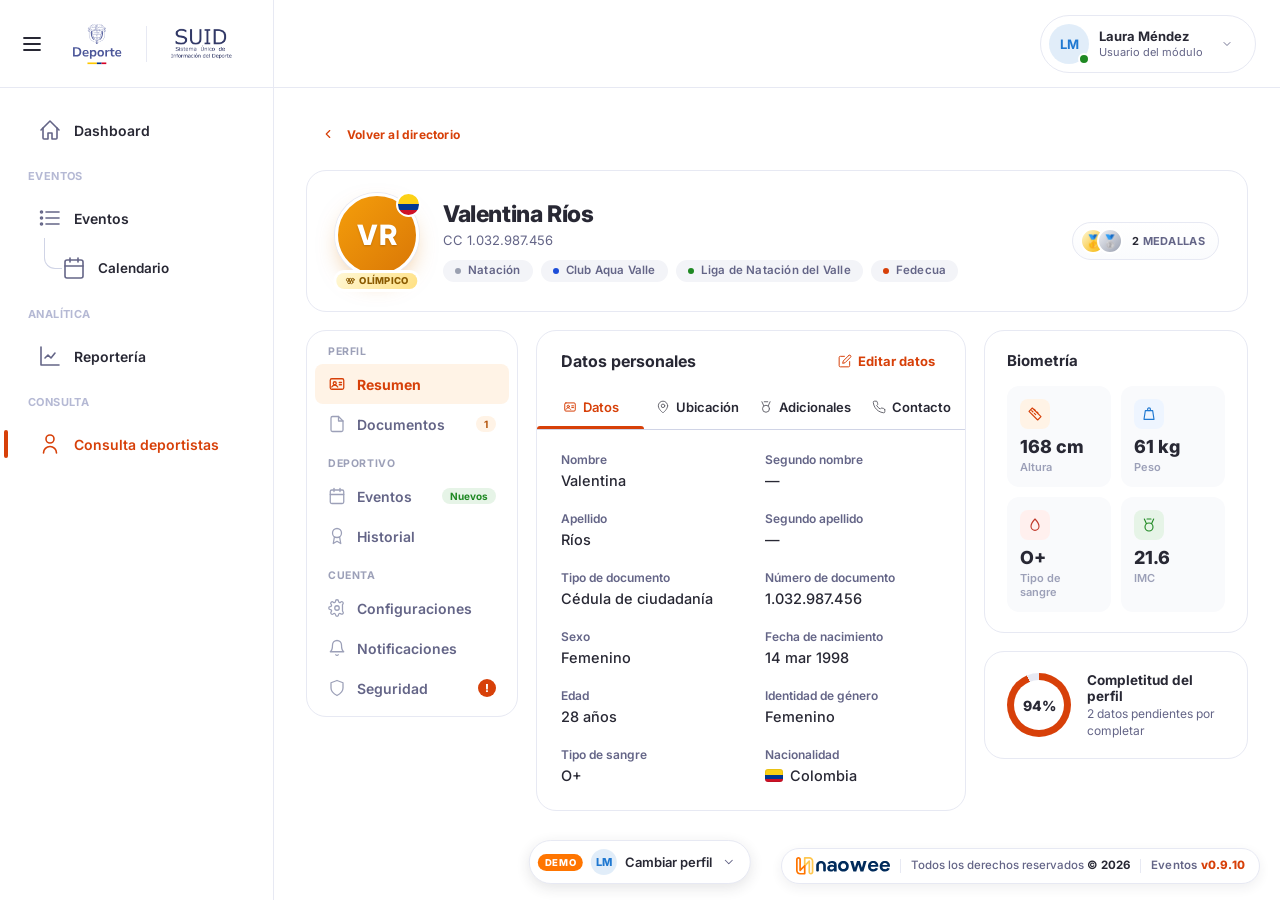
<file: perfil-detalle.html>
<!DOCTYPE html>
<html lang="es">
<head>
<meta charset="utf-8">
<meta name="viewport" content="width=device-width, initial-scale=1">
<title>Perfil del deportista — Propuesta</title>

<link rel="preconnect" href="https://fonts.googleapis.com">
<link rel="preconnect" href="https://fonts.gstatic.com" crossorigin>
<link href="https://fonts.googleapis.com/css2?family=Inter:wght@400;500;600;700;800&display=swap" rel="stylesheet">

<link rel="stylesheet" href="shared/tokens.css?v=0.9.1">
<link rel="stylesheet" href="shared/shell.css?v=0.4.5">
<link rel="stylesheet" href="shared/list-components.css?v=0.9.1">
<link rel="stylesheet" href="shared/forms.css?v=0.9.3">
<link rel="stylesheet" href="shared/naowee-footer.css?v=0.9.1">
<script src="shared/naowee-footer.js?v=0.9.10" defer></script>

<style>
  /* ════════════ PERFIL DEL DEPORTISTA · v2 (propuesta escalable) ════════════
     Layout: hero (avatar+bandera+identidad+stats) · grid 3 col
     [nav de secciones | panel con tabs | aside biometría]. Pensado para escalar
     a múltiples nacionalidades (bandera derivada del país) y todo el ciclo de
     vida del deportista: datos, ubicación, contacto, biometría, documentos,
     eventos e historial (inscripciones · resultados · medallería). */

  .page { background: var(--surface); }
  .pf-wrap { max-width: 1180px; margin: 0 auto; display: flex; flex-direction: column; gap: 18px; }
  /* CTA volver al directorio — botón link canónico del DS (.naowee-btn--link). */
  .pf-back { align-self: flex-start; text-decoration: none; }

  /* ── HERO (encabezado general del deportista) ── */
  .pf-hero {
    display: flex; align-items: center; gap: 24px; flex-wrap: wrap;
    background: var(--surface); border: 1px solid var(--border);
    border-radius: var(--radius-xl); padding: 22px 28px;
    animation: fadeInUp .44s var(--easing-smoothout) both;
  }
  .pf-ava-wrap { position: relative; flex-shrink: 0; padding-bottom: 12px; }
  .pf-ava {
    width: 84px; height: 84px; border-radius: var(--radius-full);
    display: flex; align-items: center; justify-content: center;
    color: #fff; font-size: 28px; font-weight: 800; letter-spacing: .5px;
    border: 3px solid var(--surface); text-shadow: 0 1px 2px rgba(0,0,0,.18);
    box-shadow: 0 0 0 1px var(--border), 0 10px 24px -8px rgba(var(--ava-glow, 100,116,139), .5);
  }
  .pf-ava--olimpico    { background: linear-gradient(135deg,#f59e0b,#d97706); --ava-glow: 217,119,6; }
  .pf-ava--profesional { background: linear-gradient(135deg,#3b82f6,#1d4ed8); --ava-glow: 29,78,216; }
  .pf-ava--juvenil     { background: linear-gradient(135deg,#a855f7,#7c3aed); --ava-glow: 124,58,237; }
  .pf-ava--amateur     { background: linear-gradient(135deg,#94a3b8,#64748b); --ava-glow: 100,116,139; }
  /* Bandera de nacionalidad — esquina superior derecha (escalable a otros países) */
  .pf-flag { position: absolute; right: -2px; top: -1px; width: 25px; height: 25px; border-radius: var(--radius-full); border: 2.5px solid var(--surface); overflow: hidden; }
  .pf-flag--co { background: linear-gradient(#FCD116 0 50%, #003893 50% 75%, #CE1126 75% 100%); }
  /* Tier ribbon en la base del avatar (categoría de reconocimiento) */
  .pf-tier-ribbon {
    position: absolute; left: 50%; bottom: 0; transform: translateX(-50%);
    display: inline-flex; align-items: center; gap: 4px; white-space: nowrap;
    padding: 3px 9px; border-radius: var(--radius-full);
    font-size: 9.5px; font-weight: 800; letter-spacing: .3px; text-transform: uppercase; line-height: 1;
    box-shadow: 0 0 0 3px var(--surface);
  }
  .pf-tier-ribbon svg { width: 10px; height: 10px; }
  .pf-tier--olimpico    { background: linear-gradient(135deg,#fff8d6,#ffe082); color: #8a5a00; }
  .pf-tier--profesional { background: linear-gradient(135deg,#eef5ff,#c3dcff); color: #1d4ed8; }
  .pf-tier--juvenil     { background: linear-gradient(135deg,#f6edff,#e0c9ff); color: #7c3aed; }
  .pf-tier--amateur     { background: linear-gradient(135deg,#f8f9fc,#e3e6f1); color: #646587; }

  .pf-id { flex: 1; min-width: 240px; }
  .pf-name { font-size: 23px; font-weight: 800; letter-spacing: -.4px; color: var(--text-primary); margin: 0; }
  .pf-doc { font-size: 13px; color: var(--text-secondary); margin: 4px 0 12px; }
  .pf-badges { display: flex; flex-wrap: wrap; gap: 8px; }
  /* Badges neutrales (mismo fondo) con un dot de color para el tipo — sin sobrecarga cromática. */
  .pf-badge { display: inline-flex; align-items: center; gap: 7px; padding: 5px 12px; border-radius: var(--radius-full); font-size: 11.5px; font-weight: 600; letter-spacing: .2px; line-height: 1; color: var(--text-secondary); background: #f3f4f8; }
  .pf-badge__dot { width: 6px; height: 6px; border-radius: 50%; flex-shrink: 0; background: #9aa0b0; }
  .pf-badge--club .pf-badge__dot       { background: #1d4ed8; }
  .pf-badge--liga .pf-badge__dot       { background: #1f8923; }
  .pf-badge--federacion .pf-badge__dot { background: #d74009; }

  /* Lado derecho: contadores + medal-strip */
  .pf-side { display: flex; align-items: center; justify-content: center; margin-left: auto; flex-shrink: 0; }
  .pf-counts { display: flex; gap: 10px; }
  .pf-stat { text-align: center; min-width: 72px; padding: 9px 16px; background: var(--bg-soft); border: 1px solid var(--border); border-radius: var(--radius-lg); }
  .pf-stat__n { font-size: 20px; font-weight: 800; color: var(--text-primary); line-height: 1; }
  .pf-stat__l { font-size: 10px; font-weight: 700; letter-spacing: .4px; text-transform: uppercase; color: var(--text-muted); margin-top: 5px; }
  .pf-medal-strip { display: inline-flex; align-items: center; gap: 9px; padding: 5px 13px 5px 7px; background: linear-gradient(180deg,#fff,#fafbfd); border: 1px solid var(--border); border-radius: var(--radius-full); }
  .pf-medal-strip__items { display: flex; }
  .pf-mchip { width: 26px; height: 26px; border-radius: var(--radius-full); display: inline-flex; align-items: center; justify-content: center; font-size: 13px; border: 2px solid #fff; margin-left: -9px; }
  .pf-mchip:first-child { margin-left: 0; }
  .pf-mchip--oro    { background: linear-gradient(135deg,#fff8d6,#f5b400); }
  .pf-mchip--plata  { background: linear-gradient(135deg,#f1f3f7,#9aa0b0); }
  .pf-mchip--bronce { background: linear-gradient(135deg,#f6d4a8,#b06b2f); }
  .pf-medal-strip__count { font-size: 11px; font-weight: 700; color: var(--text-secondary); letter-spacing: .3px; text-transform: uppercase; }
  .pf-medal-strip__count strong { color: var(--text-primary); }
  .pf-medal-strip__empty { font-size: 11.5px; color: var(--text-muted); font-style: italic; padding: 3px 6px; }

  /* ── GRID 3 col ── */
  .pf-grid { display: grid; grid-template-columns: 212px 1fr 264px; gap: 18px; align-items: start; }

  /* Nav de secciones */
  .pf-nav { background: var(--surface); border: 1px solid var(--border); border-radius: var(--radius-xl); padding: 8px; position: sticky; top: 18px; }
  .pf-nav__group { font-size: 10.5px; font-weight: 700; letter-spacing: .6px; text-transform: uppercase; color: var(--text-muted); padding: 13px 13px 6px; }
  .pf-nav__group:first-child { padding-top: 6px; }
  .pf-nav__item {
    display: flex; align-items: center; gap: 11px; width: 100%;
    padding: 11px 13px; border: none; background: transparent; border-radius: var(--radius-md);
    font-family: inherit; font-size: 14px; font-weight: 600; color: var(--text-secondary);
    cursor: pointer; text-align: left; transition: background var(--duration-fast), color var(--duration-fast);
  }
  .pf-nav__item svg { width: 18px; height: 18px; flex-shrink: 0; color: var(--text-muted); transition: color var(--duration-fast); }
  .pf-nav__item:hover { background: var(--bg-soft); color: var(--text-primary); }
  .pf-nav__item.is-active { background: var(--accent-bg); color: var(--accent); font-weight: 700; }
  .pf-nav__item.is-active svg { color: var(--accent); }
  .pf-nav__item .pf-nav__sp { margin-left: auto; }
  .pf-nav__badge { margin-left: auto; padding: 2px 8px; border-radius: var(--radius-full); font-size: 10px; font-weight: 700; }
  .pf-nav__badge--new { background: var(--green-bg); color: var(--green); }     /* "Nuevos" — verde bajo contraste */
  .pf-nav__badge--count { background: var(--orange-bg); color: #b45309; }       /* "N" pendientes — ámbar */
  .pf-nav__alert { margin-left: auto; width: 18px; height: 18px; border-radius: var(--radius-full); background: var(--accent); color: #fff; display: flex; align-items: center; justify-content: center; font-size: 11px; font-weight: 800; }

  /* Panel central */
  .pf-panel { background: var(--surface); border: 1px solid var(--border); border-radius: var(--radius-xl); overflow: hidden; min-height: 320px; }
  .pf-panel__head { display: flex; align-items: center; justify-content: space-between; gap: 14px; padding: 20px 24px 0; }
  .pf-panel__title { font-size: 16px; font-weight: 700; color: var(--text-primary); margin: 0; }
  .pf-edit { display: inline-flex; align-items: center; gap: 6px; border: none; background: none; color: var(--accent); font-family: inherit; font-size: 13px; font-weight: 700; cursor: pointer; }
  .pf-edit svg { width: 14px; height: 14px; }
  .pf-edit:hover { text-decoration: underline; }
  /* Divider de borde a borde del container: el borde vive en el wrap (full-width
     del panel); a las .naowee-tabs se les quita su borde y quedan alineadas con
     el contenido (24px). Las tabs llevan icono + label compactos. */
  .pf-tabs-wrap { padding: 14px 0 0; border-bottom: 1px solid var(--border-dark); }
  .pf-tabs-wrap .naowee-tabs { border-bottom: none; }
  /* flex:1 → las tabs ocupan todo el ancho del container, repartidas por igual. */
  .pf-tabs-wrap .naowee-tab { flex: 1; padding: 0 6px; font-size: 13px; height: 44px; gap: 6px; }
  .pf-tabs-wrap .naowee-tab svg { width: 14px; height: 14px; flex-shrink: 0; }
  .pf-body { padding: 22px 24px 26px; animation: fadeIn .25s ease both; }

  /* Field grid */
  .pf-fields { display: grid; grid-template-columns: 1fr 1fr; gap: 22px 28px; }
  .pf-field__l { font-size: 12px; font-weight: 600; color: var(--text-secondary); margin-bottom: 5px; }
  .pf-field__v { font-size: 14.5px; font-weight: 500; color: var(--text-primary); display: flex; align-items: center; gap: 7px; }
  .pf-field--full { grid-column: span 2; }
  .pf-flag-chip { width: 18px; height: 13px; border-radius: 3px; overflow: hidden; flex-shrink: 0; box-shadow: inset 0 0 0 1px rgba(0,0,0,.08); }
  .pf-flag-chip.pf-flag--co { background: linear-gradient(#FCD116 0 50%, #003893 50% 75%, #CE1126 75% 100%); }

  /* Aside biometría + completitud */
  .pf-aside { display: flex; flex-direction: column; gap: 18px; position: sticky; top: 18px; }
  .pf-card { background: var(--surface); border: 1px solid var(--border); border-radius: var(--radius-xl); padding: 20px 22px; }
  .pf-card__title { font-size: 15px; font-weight: 700; color: var(--text-primary); margin: 0 0 16px; }
  .pf-bio-grid { display: grid; grid-template-columns: 1fr 1fr; gap: 10px; }
  .pf-bio-tile { padding: 13px; border-radius: var(--radius-lg); background: #f9fafc; display: flex; flex-direction: column; }
  .pf-bio-tile__ico { width: 30px; height: 30px; border-radius: var(--radius-md); display: flex; align-items: center; justify-content: center; margin-bottom: 9px; }
  .pf-bio-tile__ico svg { width: 16px; height: 16px; }
  .pf-bio-tile__v { font-size: 18px; font-weight: 800; color: var(--text-primary); line-height: 1; }
  .pf-bio-tile__l { font-size: 11px; color: var(--text-muted); font-weight: 600; margin-top: 4px; }
  .pf-bio-tile--accent .pf-bio-tile__ico { background: var(--accent-bg); color: var(--accent); }
  .pf-bio-tile--blue .pf-bio-tile__ico { background: var(--blue-bg); color: var(--blue-info); }
  .pf-bio-tile--red .pf-bio-tile__ico { background: var(--red-bg); color: #c0392b; }
  .pf-bio-tile--green .pf-bio-tile__ico { background: var(--green-bg); color: var(--green); }
  /* Resultados — disco de posición tipo podio */
  .pf-res { display: flex; align-items: center; gap: 13px; padding: 12px 0; border-top: 1px solid var(--border); }
  .pf-res:first-of-type { border-top: none; padding-top: 2px; }
  .pf-res__pos { width: 38px; height: 38px; border-radius: 50%; display: flex; align-items: center; justify-content: center; font-size: 14px; font-weight: 800; flex-shrink: 0; border: 2.5px solid var(--surface); }
  .pf-res__pos--1 { background: radial-gradient(circle at 35% 28%, #fff7d6, #f5b400 72%, #d99400); color: #7a4e00; box-shadow: 0 0 0 1px #e3ab00; }
  .pf-res__pos--2 { background: radial-gradient(circle at 35% 28%, #ffffff, #b6bdca 72%, #99a0b0); color: #39414f; box-shadow: 0 0 0 1px #aeb6c4; }
  .pf-res__pos--3 { background: radial-gradient(circle at 35% 28%, #f7dcc0, #b87333 72%, #9a5d28); color: #5b3517; box-shadow: 0 0 0 1px #b0703a; }
  .pf-res__pos--n { background: var(--bg-soft); color: var(--text-secondary); box-shadow: 0 0 0 1px var(--border); }
  .pf-res__body { flex: 1; min-width: 0; }
  .pf-res__nm { display: block; font-size: 13.5px; font-weight: 700; color: var(--text-primary); }
  .pf-res__sub { display: block; font-size: 12.5px; color: var(--text-muted); margin-top: 2px; }
  .pf-res__tag { margin-left: auto; padding: 3px 10px; border-radius: var(--radius-full); font-size: 10.5px; font-weight: 700; flex-shrink: 0; background: var(--green-bg); color: var(--green); }
  /* Pares etiqueta/valor apilados (biometría, docs, eventos, historial, ajustes). */
  .pf-bio-row__l, .pf-bio-row__v, .pf-doc__nm, .pf-doc__sub, .pf-ev__nm, .pf-ev__sub, .pf-tr__nm, .pf-tr__sub, .pf-set__nm, .pf-set__d { display: block; }

  /* Completitud ring */
  .pf-ring-card { display: flex; align-items: center; gap: 16px; }
  .pf-ring { width: 64px; height: 64px; border-radius: var(--radius-full); flex-shrink: 0; display: flex; align-items: center; justify-content: center; }
  .pf-ring__inner { width: 50px; height: 50px; border-radius: var(--radius-full); background: var(--surface); display: flex; align-items: center; justify-content: center; font-size: 14px; font-weight: 800; color: var(--text-primary); }
  .pf-ring-card__txt strong { font-size: 13.5px; color: var(--text-primary); display: block; }
  .pf-ring-card__txt span { font-size: 12px; color: var(--text-secondary); }

  /* Documentos */
  .pf-doc-item { padding: 13px 0; }
  .pf-doc-item + .pf-doc-item { border-top: 1px solid var(--border); }
  .pf-doc-item:first-child { padding-top: 0; }
  .pf-doc { display: flex; align-items: center; gap: 13px; }
  .pf-doc__txt { flex: 1; min-width: 0; }
  .pf-doc__ico.is-required { background: var(--red-bg); color: #c0392b; }
  .pf-doc-up { margin-top: 12px; padding-left: 51px; }
  .pf-doc-up .naowee-file-uploader__drop-icon svg { width: 24px; height: 24px; }
  .pf-doc__ico { width: 38px; height: 38px; border-radius: var(--radius-md); background: var(--accent-bg); color: var(--accent); display: flex; align-items: center; justify-content: center; flex-shrink: 0; }
  .pf-doc__ico svg { width: 19px; height: 19px; }
  .pf-doc__nm { font-size: 14px; font-weight: 600; color: var(--text-primary); }
  .pf-doc__sub { font-size: 12px; color: var(--text-muted); margin-top: 2px; }
  .pf-doc__st { margin-left: auto; padding: 3px 10px; border-radius: var(--radius-full); font-size: 11px; font-weight: 700; }
  .st-verificado, .st-vigente { background: var(--green-bg); color: var(--green); }
  .st-pendiente { background: var(--orange-bg); color: #b45309; }
  .st-requerido { background: var(--red-bg); color: #c0392b; }
  .st-revision { background: var(--blue-bg); color: var(--blue-info); }

  /* Trayectoria (timeline) — recorrido deportivo · nodos tipo medalla metálica */
  .pf-tl { display: flex; flex-direction: column; }
  .pf-tl__item { display: flex; gap: 15px; position: relative; padding-bottom: 20px; }
  .pf-tl__item:last-child { padding-bottom: 0; }
  .pf-tl__item:not(:last-child)::before { content: ''; position: absolute; left: 19px; top: 44px; bottom: -2px; width: 2px; background: var(--border); border-radius: 2px; }
  .pf-tl__node { position: relative; z-index: 1; flex-shrink: 0; width: 40px; height: 40px; border-radius: 50%; display: flex; align-items: center; justify-content: center; font-size: 19px; border: 2.5px solid var(--surface); }
  .pf-tl__node svg { width: 17px; height: 17px; }
  .pf-tl__node--oro    { background: radial-gradient(circle at 35% 28%, #fff7d6, #f5b400 72%, #d99400); box-shadow: 0 0 0 1px #e3ab00; }
  .pf-tl__node--plata  { background: radial-gradient(circle at 35% 28%, #ffffff, #b6bdca 72%, #99a0b0); box-shadow: 0 0 0 1px #aeb6c4; }
  .pf-tl__node--bronce { background: radial-gradient(circle at 35% 28%, #f7dcc0, #b87333 72%, #9a5d28); box-shadow: 0 0 0 1px #b0703a; }
  .pf-tl__node--proximo { background: var(--accent-bg); color: var(--accent); box-shadow: 0 0 0 1px var(--orange-border); }
  .pf-tl__c { flex: 1; min-width: 0; padding-top: 2px; }
  .pf-tl__top { display: flex; align-items: center; gap: 9px; }
  .pf-tl__year { font-size: 12px; font-weight: 800; color: var(--text-secondary); letter-spacing: .2px; }
  .pf-tl__pill { display: inline-flex; align-items: center; padding: 2px 9px; border-radius: var(--radius-full); font-size: 10.5px; font-weight: 700; letter-spacing: .3px; text-transform: uppercase; }
  .pf-tl__pill--oro    { background: #fdf0c4; color: #8a5a00; }
  .pf-tl__pill--plata  { background: #eceff4; color: #566071; }
  .pf-tl__pill--bronce { background: #f4e1ce; color: #7a4a23; }
  .pf-tl__pill--proximo { background: var(--accent-bg); color: var(--accent); }
  .pf-tl__ev { font-size: 14px; font-weight: 700; color: var(--text-primary); margin-top: 5px; line-height: 1.3; }
  .pf-tl__meta { font-size: 12.5px; color: var(--text-muted); margin-top: 2px; }

  /* Eventos / inscripciones */
  .pf-ev { display: flex; align-items: center; gap: 13px; padding: 12px 14px; border: 1px solid var(--border); border-radius: var(--radius-lg); background: var(--surface); transition: border-color var(--duration-fast); }
  .pf-ev + .pf-ev { margin-top: 9px; }
  .pf-ev:hover { border-color: var(--border-dark); }
  .pf-ev-group + .pf-ev-group { margin-top: 22px; }
  .pf-ev-group__h { display: flex; align-items: center; gap: 8px; margin-bottom: 11px; font-size: 11px; font-weight: 700; letter-spacing: .5px; text-transform: uppercase; color: var(--text-muted); }
  .pf-ev-group__h span { padding: 1px 8px; border-radius: var(--radius-full); background: var(--bg-soft); color: var(--text-secondary); font-size: 10.5px; }
  .pf-ev-group__h.is-active { color: var(--green); }
  .pf-ev-group__h.is-active span { background: var(--green-bg); color: var(--green); }
  .pf-ev__tile { width: 42px; height: 42px; border-radius: var(--radius-md); background: var(--bg-soft); display: flex; align-items: center; justify-content: center; font-size: 21px; flex-shrink: 0; }
  .pf-ev__tile.is-active { background: var(--green-bg); }
  .pf-ev__body { flex: 1; min-width: 0; }
  .pf-ev__nm { font-size: 13.5px; font-weight: 700; color: var(--text-primary); line-height: 1.3; }
  .pf-ev__sub { display: flex; align-items: center; gap: 7px; font-size: 12.5px; color: var(--text-muted); margin-top: 3px; }
  .pf-ev__dot { width: 3px; height: 3px; border-radius: 50%; background: var(--border-dark); flex-shrink: 0; }
  .pf-ev__st { margin-left: auto; padding: 4px 11px; border-radius: var(--radius-full); font-size: 11px; font-weight: 700; flex-shrink: 0; }
  .pf-ev__st.s-activo { background: var(--green-bg); color: var(--green); }
  .pf-ev__st.s-finalizado { background: #eef0f7; color: var(--text-secondary); }

  /* Medallería / resultados rows */
  .pf-tr { display: grid; grid-template-columns: 28px 1fr auto; align-items: center; gap: 12px; padding: 13px 0; border-top: 1px solid var(--border); }
  .pf-tr:first-of-type { border-top: none; padding-top: 4px; }
  .pf-tr__medal { width: 28px; height: 28px; border-radius: var(--radius-full); display: flex; align-items: center; justify-content: center; font-size: 14px; }
  .m-oro { background: #fdf3d3; } .m-plata { background: #eceef4; } .m-bronce { background: #f3e2d4; }
  .pf-tr__nm { font-size: 13.5px; font-weight: 600; color: var(--text-primary); }
  .pf-tr__sub { font-size: 12px; color: var(--text-muted); margin-top: 1px; }
  .pf-tr__rk { font-size: 12.5px; font-weight: 700; padding: 3px 10px; border-radius: var(--radius-full); background: var(--bg-soft); color: var(--text-secondary); }
  .pf-tr__rk.is-podio { background: var(--accent-bg); color: var(--accent); }

  .pf-empty { text-align: center; padding: 36px 16px; color: var(--text-muted); font-size: 13.5px; }

  /* Settings toggle (stub) */
  .pf-set { display: flex; align-items: center; gap: 14px; padding: 15px 0; border-top: 1px solid var(--border); }
  .pf-set:first-of-type { border-top: none; padding-top: 2px; }
  .pf-set__txt { flex: 1; }
  .pf-set__nm { font-size: 14px; font-weight: 600; color: var(--text-primary); }
  .pf-set__d { font-size: 12.5px; color: var(--text-secondary); margin-top: 2px; }
  .pf-sw { width: 42px; height: 24px; border-radius: var(--radius-full); background: var(--border-dark); position: relative; cursor: pointer; border: none; flex-shrink: 0; transition: background var(--duration-fast); }
  .pf-sw::after { content: ''; position: absolute; top: 3px; left: 3px; width: 18px; height: 18px; border-radius: var(--radius-full); background: #fff; box-shadow: var(--shadow-sm); transition: transform var(--duration-normal) var(--easing-smoothout); }
  .pf-sw.is-on { background: var(--accent); } .pf-sw.is-on::after { transform: translateX(18px); }

  .pf-proposal-tag { position: fixed; left: 50%; bottom: 14px; transform: translateX(-50%); z-index: 80; background: var(--azul); color: #fff; font-size: 11px; font-weight: 700; letter-spacing: .3px; padding: 7px 14px; border-radius: var(--radius-full); box-shadow: var(--shadow-md); }

  /* Modal editar datos */
  .pf-modal-ov { position: fixed; inset: 0; z-index: 1000; display: flex; align-items: center; justify-content: center; padding: 20px; background: rgba(20,22,40,.5); opacity: 0; pointer-events: none; transition: opacity .2s ease; }
  .pf-modal-ov.is-open { opacity: 1; pointer-events: auto; }
  .pf-modal { width: 100%; max-width: 680px; max-height: 90vh; display: flex; flex-direction: column; background: var(--surface); border-radius: var(--radius-xl); overflow: hidden; transform: translateY(8px); transition: transform .2s ease; }
  .pf-modal-ov.is-open .pf-modal { transform: none; }
  .pf-modal__head { display: flex; align-items: center; justify-content: space-between; padding: 19px 24px; border-bottom: 1px solid var(--border); }
  .pf-modal__head h2 { font-size: 17px; font-weight: 800; color: var(--text-primary); margin: 0; }
  .pf-modal__close { width: 32px; height: 32px; border: none; background: none; border-radius: var(--radius-md); cursor: pointer; color: var(--text-secondary); display: flex; align-items: center; justify-content: center; }
  .pf-modal__close:hover { background: var(--bg-soft); }
  .pf-modal__close svg { width: 20px; height: 20px; }
  .pf-mtabs { padding: 6px 24px 0; border-bottom: 1px solid var(--border); }
  .pf-mtabs .naowee-tabs { border-bottom: none; }
  .pf-mtabs .naowee-tab { flex: 1; padding: 0 6px; font-size: 13px; height: 44px; gap: 6px; }
  .pf-mtabs .naowee-tab svg { width: 14px; height: 14px; flex-shrink: 0; }
  .pf-modal__body { padding: 22px 24px; overflow-y: auto; }
  .pf-modal__note { display: flex; align-items: flex-start; gap: 8px; margin-bottom: 18px; padding: 11px 13px; border-radius: var(--radius-md); background: var(--bg-soft); font-size: 12px; line-height: 1.45; color: var(--text-secondary); }
  .pf-modal__note svg { width: 15px; height: 15px; flex-shrink: 0; color: var(--text-muted); margin-top: 1px; }
  .pf-mgrid { display: grid; grid-template-columns: 1fr 1fr; gap: 16px 18px; }
  .pf-mgrid .col-2 { grid-column: span 2; }
  .pf-ro__l { display: block; font-size: 12px; font-weight: 600; color: var(--text-secondary); margin-bottom: 6px; }
  .pf-ro__v { display: flex; align-items: center; justify-content: space-between; gap: 8px; height: 44px; padding: 0 12px; border: 1px solid var(--border); border-radius: var(--radius-md); background: var(--bg-soft); color: var(--text-secondary); font-size: 14px; font-weight: 500; }
  .pf-ro__v span { overflow: hidden; text-overflow: ellipsis; white-space: nowrap; }
  .pf-ro__v svg { width: 14px; height: 14px; flex-shrink: 0; color: var(--text-muted); }
  .pf-modal__foot { display: flex; justify-content: flex-end; gap: 10px; padding: 16px 24px; border-top: 1px solid var(--border); }

  @media (max-width: 1080px) { .pf-grid { grid-template-columns: 200px 1fr; } .pf-aside { grid-column: 1 / -1; flex-direction: row; flex-wrap: wrap; position: static; } .pf-aside .pf-card { flex: 1; min-width: 240px; } }
  @media (max-width: 760px) {
    .pf-grid { grid-template-columns: 1fr; }
    .pf-nav { position: static; display: flex; overflow-x: auto; gap: 4px; }
    .pf-nav__item { width: auto; white-space: nowrap; }
    .pf-fields { grid-template-columns: 1fr; gap: 16px; }
    .pf-hero { padding: 20px; }
    .pf-side { margin-left: 0; align-items: flex-start; }
  }
  @media (prefers-reduced-motion: reduce) { .pf-hero, .pf-banner, .pf-body, .pf-sw::after { animation: none !important; transition: none !important; } }
</style>
</head>
<body>

<div class="shell">
  <div id="sidebarRoot"></div>
  <div class="main">
    <header class="top-header" id="topHeader"></header>
    <div class="page">
      <div class="page-inner pf-wrap" id="pfRoot"></div>
    </div>
  </div>
</div>

<div class="pf-modal-ov" id="editOv" role="dialog" aria-modal="true" aria-labelledby="editTitle">
  <div class="pf-modal">
    <header class="pf-modal__head">
      <h2 id="editTitle">Editar datos</h2>
      <button class="pf-modal__close" id="editClose" type="button" aria-label="Cerrar"><svg viewBox="0 0 24 24" fill="none" stroke="currentColor" stroke-width="2" stroke-linecap="round" stroke-linejoin="round"><line x1="18" y1="6" x2="6" y2="18"/><line x1="6" y1="6" x2="18" y2="18"/></svg></button>
    </header>
    <div class="pf-mtabs"><div class="naowee-tabs" id="editTabs" role="tablist"></div></div>
    <div class="pf-modal__body" id="editBody"></div>
    <footer class="pf-modal__foot">
      <button type="button" class="naowee-btn naowee-btn--ghost" id="editCancel">Cancelar</button>
      <button type="button" class="naowee-btn naowee-btn--loud" id="editSave" disabled>Guardar cambios</button>
    </footer>
  </div>
</div>

<script type="module">
import { mountSidebar, mountHeader, mountBackdrop, mountDemoSwitcher, getRoleFromQuery } from './shared/sidebar.js?v=0.4.5';
import { getDeportista, buildAtletaDetalle } from './shared/deportistas.js?v=0.4.6';

/* ── Iconos (stroke currentColor) ── */
const I = {
  id:'<svg viewBox="0 0 24 24" fill="none" stroke="currentColor" stroke-width="1.7" stroke-linecap="round" stroke-linejoin="round"><rect x="3" y="5" width="18" height="14" rx="2"/><circle cx="9" cy="11" r="2"/><path d="M5 16c.8-1.5 2.3-2.5 4-2.5s3.2 1 4 2.5"/><line x1="15" y1="10" x2="18" y2="10"/><line x1="15" y1="13" x2="18" y2="13"/></svg>',
  cake:'<svg viewBox="0 0 24 24" fill="none" stroke="currentColor" stroke-width="1.7" stroke-linecap="round" stroke-linejoin="round"><path d="M4 20h16v-7a3 3 0 0 0-3-3H7a3 3 0 0 0-3 3z"/><path d="M4 14c1.5 1.2 2.5 1.2 4 0s2.5-1.2 4 0 2.5 1.2 4 0 2.5-1.2 4 0"/><line x1="12" y1="4" x2="12" y2="7"/></svg>',
  user:'<svg viewBox="0 0 24 24" fill="none" stroke="currentColor" stroke-width="1.7" stroke-linecap="round" stroke-linejoin="round"><circle cx="12" cy="8" r="4"/><path d="M4 21a8 8 0 0 1 16 0"/></svg>',
  pin:'<svg viewBox="0 0 24 24" fill="none" stroke="currentColor" stroke-width="1.7" stroke-linecap="round" stroke-linejoin="round"><path d="M20 10c0 6-8 12-8 12s-8-6-8-12a8 8 0 0 1 16 0z"/><circle cx="12" cy="10" r="3"/></svg>',
  phone:'<svg viewBox="0 0 24 24" fill="none" stroke="currentColor" stroke-width="1.7" stroke-linecap="round" stroke-linejoin="round"><path d="M22 16.9v3a2 2 0 0 1-2.2 2 19.8 19.8 0 0 1-8.6-3 19.5 19.5 0 0 1-6-6 19.8 19.8 0 0 1-3-8.6A2 2 0 0 1 4.1 2h3a2 2 0 0 1 2 1.7c.1.9.3 1.8.6 2.6a2 2 0 0 1-.5 2.1L8.1 9.5a16 16 0 0 0 6 6l1.1-1.1a2 2 0 0 1 2.1-.5c.8.3 1.7.5 2.6.6a2 2 0 0 1 1.7 2z"/></svg>',
  ruler:'<svg viewBox="0 0 24 24" fill="none" stroke="currentColor" stroke-width="1.7" stroke-linecap="round" stroke-linejoin="round"><path d="M3 8l13 13 5-5L8 3z"/><path d="M7 7l2 2M11 5l1.5 1.5M11 11l2 2M15 9l1.5 1.5"/></svg>',
  weight:'<svg viewBox="0 0 24 24" fill="none" stroke="currentColor" stroke-width="1.7" stroke-linecap="round" stroke-linejoin="round"><path d="M6.5 7h11l2 13H4.5z"/><circle cx="12" cy="5" r="2.2"/></svg>',
  blood:'<svg viewBox="0 0 24 24" fill="none" stroke="currentColor" stroke-width="1.7" stroke-linecap="round" stroke-linejoin="round"><path d="M12 3s6 6.5 6 11a6 6 0 0 1-12 0c0-4.5 6-11 6-11z"/></svg>',
  doc:'<svg viewBox="0 0 24 24" fill="none" stroke="currentColor" stroke-width="1.7" stroke-linecap="round" stroke-linejoin="round"><path d="M14 2H6a2 2 0 0 0-2 2v16a2 2 0 0 0 2 2h12a2 2 0 0 0 2-2V8z"/><polyline points="14 2 14 8 20 8"/></svg>',
  cal:'<svg viewBox="0 0 24 24" fill="none" stroke="currentColor" stroke-width="1.7" stroke-linecap="round" stroke-linejoin="round"><rect x="3" y="4" width="18" height="18" rx="2"/><line x1="16" y1="2" x2="16" y2="6"/><line x1="8" y1="2" x2="8" y2="6"/><line x1="3" y1="10" x2="21" y2="10"/></svg>',
  clock:'<svg viewBox="0 0 24 24" fill="none" stroke="currentColor" stroke-width="1.7" stroke-linecap="round" stroke-linejoin="round"><circle cx="12" cy="12" r="9"/><polyline points="12 7 12 12 15 14"/></svg>',
  gear:'<svg viewBox="0 0 24 24" fill="none" stroke="currentColor" stroke-width="1.7" stroke-linecap="round" stroke-linejoin="round"><circle cx="12" cy="12" r="3"/><path d="M19.4 15a1.65 1.65 0 0 0 .33 1.82l.06.06a2 2 0 1 1-2.83 2.83l-.06-.06a1.65 1.65 0 0 0-1.82-.33 1.65 1.65 0 0 0-1 1.51V21a2 2 0 0 1-4 0v-.09A1.65 1.65 0 0 0 9 19.4a1.65 1.65 0 0 0-1.82.33l-.06.06a2 2 0 1 1-2.83-2.83l.06-.06a1.65 1.65 0 0 0 .33-1.82 1.65 1.65 0 0 0-1.51-1H3a2 2 0 0 1 0-4h.09A1.65 1.65 0 0 0 4.6 9a1.65 1.65 0 0 0-.33-1.82l-.06-.06a2 2 0 1 1 2.83-2.83l.06.06a1.65 1.65 0 0 0 1.82.33H9a1.65 1.65 0 0 0 1-1.51V3a2 2 0 0 1 4 0v.09a1.65 1.65 0 0 0 1 1.51 1.65 1.65 0 0 0 1.82-.33l.06-.06a2 2 0 1 1 2.83 2.83l-.06.06a1.65 1.65 0 0 0-.33 1.82V15z"/></svg>',
  award:'<svg viewBox="0 0 24 24" fill="none" stroke="currentColor" stroke-width="1.7" stroke-linecap="round" stroke-linejoin="round"><circle cx="12" cy="8" r="6"/><path d="M15.5 13.5 17 22l-5-3-5 3 1.5-8.5"/></svg>',
  bell:'<svg viewBox="0 0 24 24" fill="none" stroke="currentColor" stroke-width="1.7" stroke-linecap="round" stroke-linejoin="round"><path d="M18 8a6 6 0 0 0-12 0c0 7-3 9-3 9h18s-3-2-3-9"/><path d="M13.7 21a2 2 0 0 1-3.4 0"/></svg>',
  shield:'<svg viewBox="0 0 24 24" fill="none" stroke="currentColor" stroke-width="1.7" stroke-linecap="round" stroke-linejoin="round"><path d="M12 22s8-4 8-10V5l-8-3-8 3v7c0 6 8 10 8 10z"/></svg>',
  medal:'<svg viewBox="0 0 24 24" fill="none" stroke="currentColor" stroke-width="1.7" stroke-linecap="round" stroke-linejoin="round"><circle cx="12" cy="15" r="6"/><path d="M8.2 10 5 3M15.8 10 19 3M9 3h6"/></svg>',
  pencil:'<svg viewBox="0 0 24 24" fill="none" stroke="currentColor" stroke-width="1.7" stroke-linecap="round" stroke-linejoin="round"><path d="M11 4H4a2 2 0 0 0-2 2v14a2 2 0 0 0 2 2h14a2 2 0 0 0 2-2v-7"/><path d="M18.5 2.5a2.12 2.12 0 0 1 3 3L12 15l-4 1 1-4 9.5-9.5z"/></svg>',
  olimpico:'<svg viewBox="0 0 24 24" fill="none" stroke="currentColor" stroke-width="2.2" stroke-linecap="round"><circle cx="6" cy="9" r="3.4"/><circle cx="12" cy="9" r="3.4"/><circle cx="18" cy="9" r="3.4"/><circle cx="9" cy="15" r="3.4"/><circle cx="15" cy="15" r="3.4"/></svg>'
};

/* ── Datos del deportista (ejemplo rico para la propuesta) ── */
/* Atleta seleccionado desde el directorio (?id). Si no hay id, cae al primero. */
const params = new URLSearchParams(location.search);
const ATLETA = buildAtletaDetalle(getDeportista(params.get('id')));

const TIER = { olimpico:{label:'Olímpico',ico:I.olimpico}, profesional:{label:'Profesional',ico:I.medal}, juvenil:{label:'Juvenil',ico:I.user}, amateur:{label:'Amateur',ico:I.shield} };
const MEDAL_EMOJI = { Oro:'🥇', Plata:'🥈', Bronce:'🥉' };
const nombreCompleto = [ATLETA.nombre, ATLETA.segundoNombre, ATLETA.apellido, ATLETA.segundoApellido].filter(Boolean).join(' ');
const cuenta = (k) => ATLETA.medalleria.filter(m => m.medalla === k).length;
function medalStripHTML() {
  const meds = ATLETA.medalleria;
  if (!meds.length) return `<div class="pf-medal-strip"><span class="pf-medal-strip__empty">Sin medallas aún</span></div>`;
  // Orden de prestigio: oro → plata → bronce; chips superpuestos (máx 5 visibles).
  const orden = { Oro:0, Plata:1, Bronce:2 };
  const sorted = [...meds].sort((a,b) => orden[a.medalla] - orden[b.medalla]);
  const chips = sorted.slice(0,5).map(m => `<span class="pf-mchip pf-mchip--${m.medalla.toLowerCase()}" title="${m.medalla} · ${m.evento}">${MEDAL_EMOJI[m.medalla]}</span>`).join('');
  return `<div class="pf-medal-strip"><div class="pf-medal-strip__items">${chips}</div><span class="pf-medal-strip__count"><strong>${meds.length}</strong> ${meds.length === 1 ? 'medalla' : 'medallas'}</span></div>`;
}

const NAV_GROUPS = [
  { label: 'Perfil', items: [
    { id:'resumen', label:'Resumen', icon:I.id },
    { id:'documentos', label:'Documentos', icon:I.doc, badge:'1' }
  ]},
  { label: 'Deportivo', items: [
    { id:'eventos', label:'Eventos', icon:I.cal, badge:'Nuevos' },
    { id:'historial', label:'Historial', icon:I.award }
  ]},
  { label: 'Cuenta', items: [
    { id:'config', label:'Configuraciones', icon:I.gear },
    { id:'notif', label:'Notificaciones', icon:I.bell },
    { id:'seguridad', label:'Seguridad', icon:I.shield, alert:true }
  ]}
];

let activeSec = 'resumen';
let activeTab = 'datos';
let activeHist = 'trayectoria';

/* ── Render principal ── */
function render() {
  const t = TIER[ATLETA.tier];
  document.getElementById('pfRoot').innerHTML = `
    <a class="naowee-btn naowee-btn--link naowee-btn--sm pf-back" href="perfil.html?role=${roleCode}"><svg viewBox="0 0 24 24" fill="none" stroke="currentColor" stroke-width="2" stroke-linecap="round" stroke-linejoin="round" style="width:14px;height:14px;margin-right:4px"><polyline points="15 18 9 12 15 6"/></svg>Volver al directorio</a>
    <section class="pf-hero">
      <div class="pf-ava-wrap">
        <div class="pf-ava pf-ava--${ATLETA.tier}">${ATLETA.avatar}</div>
        <span class="pf-flag pf-flag--${ATLETA.nacionalidad.iso}" title="${ATLETA.nacionalidad.pais}"></span>
        <span class="pf-tier-ribbon pf-tier--${ATLETA.tier}">${t.ico} ${t.label}</span>
      </div>
      <div class="pf-id">
        <h1 class="pf-name">${ATLETA.nombre} ${ATLETA.apellido} ${ATLETA.segundoApellido}</h1>
        <p class="pf-doc">CC ${ATLETA.doc.numero}</p>
        <div class="pf-badges">
          <span class="pf-badge pf-badge--deporte"><span class="pf-badge__dot"></span>${ATLETA.deporte}</span>
          <span class="pf-badge pf-badge--club"><span class="pf-badge__dot"></span>${ATLETA.club}</span>
          <span class="pf-badge pf-badge--liga"><span class="pf-badge__dot"></span>${ATLETA.liga}</span>
          <span class="pf-badge pf-badge--federacion"><span class="pf-badge__dot"></span>${ATLETA.federacion}</span>
        </div>
      </div>
      <div class="pf-side">
        ${medalStripHTML()}
      </div>
    </section>

    <div class="pf-grid">
      <nav class="pf-nav" id="pfNav">${NAV_GROUPS.map(g => `<div class="pf-nav__group">${g.label}</div>${g.items.map(navItem).join('')}`).join('')}</nav>
      <div class="pf-panel" id="pfPanel"></div>
      <aside class="pf-aside">${asideHTML()}</aside>
    </div>
  `;
  document.getElementById('pfNav').addEventListener('click', (e) => {
    const b = e.target.closest('.pf-nav__item'); if (!b) return;
    activeSec = b.dataset.sec; syncNav(); renderPanel();
  });
  renderPanel();
}

function navItem(s) {
  const end = s.badge ? `<span class="pf-nav__badge pf-nav__badge--${/^\d+$/.test(s.badge) ? 'count' : 'new'}">${s.badge}</span>` : s.alert ? `<span class="pf-nav__alert">!</span>` : '';
  return `<button type="button" class="pf-nav__item ${s.id===activeSec?'is-active':''}" data-sec="${s.id}">${s.icon}<span>${s.label}</span>${end}</button>`;
}
function syncNav() { document.querySelectorAll('.pf-nav__item').forEach(b => b.classList.toggle('is-active', b.dataset.sec===activeSec)); }

function asideHTML() {
  const b = ATLETA.biometria;
  const deg = Math.round(ATLETA.completitud * 3.6);
  return `
    <div class="pf-card">
      <h3 class="pf-card__title">Biometría</h3>
      <div class="pf-bio-grid">
        ${bioTile(I.ruler,'Altura',b.altura,'accent')}
        ${bioTile(I.weight,'Peso',b.peso,'blue')}
        ${bioTile(I.blood,'Tipo de sangre',b.sangre,'red')}
        ${bioTile(I.medal,'IMC',b.imc,'green')}
      </div>
    </div>
    <div class="pf-card pf-ring-card">
      <div class="pf-ring" style="background:conic-gradient(var(--accent) ${deg}deg, var(--border) ${deg}deg)"><div class="pf-ring__inner">${ATLETA.completitud}%</div></div>
      <div class="pf-ring-card__txt"><strong>Completitud del perfil</strong><span>2 datos pendientes por completar</span></div>
    </div>`;
}
function bioTile(ico,l,v,c){ return `<div class="pf-bio-tile pf-bio-tile--${c}"><span class="pf-bio-tile__ico">${ico}</span><span class="pf-bio-tile__v">${v}</span><span class="pf-bio-tile__l">${l}</span></div>`; }

/* ── Panel central por sección ── */
function renderPanel() {
  const p = document.getElementById('pfPanel');
  const dispatch = { resumen: resumenHTML, documentos: documentosHTML, eventos: eventosHTML, historial: historialHTML, config: configHTML, notif: notifHTML, seguridad: seguridadHTML };
  p.innerHTML = (dispatch[activeSec] || resumenHTML)();
  bindPanel();
}
function bindPanel() {
  const tabs = document.getElementById('pfTabs');
  if (tabs) tabs.addEventListener('click', (e) => { const t=e.target.closest('.naowee-tab'); if(!t)return; activeTab=t.dataset.tab; renderPanel(); });
  const ht = document.getElementById('pfHistTabs');
  if (ht) ht.addEventListener('click', (e) => { const t=e.target.closest('.naowee-tab'); if(!t)return; activeHist=t.dataset.tab; renderPanel(); });
  document.querySelectorAll('.pf-sw').forEach(sw => sw.addEventListener('click', () => sw.classList.toggle('is-on')));
  // File uploader (mock): al subir un archivo, el documento pasa a "En revisión".
  document.querySelectorAll('#pfPanel .naowee-file-uploader').forEach(up => {
    const inp = up.querySelector('input[type=file]');
    const dz = up.querySelector('.naowee-file-uploader__drop-zone');
    const handle = (file) => {
      if (!file) return;
      const doc = ATLETA.documentos.find(d => d.nombre === up.dataset.doc);
      if (doc) { doc.subido = true; doc.estado = 'revision'; doc.sub = `Cargado: ${file.name} · en revisión`; }
      renderPanel();
    };
    if (inp) inp.addEventListener('change', () => handle(inp.files[0]));
    if (dz) {
      ['dragover','dragenter'].forEach(ev => dz.addEventListener(ev, (e) => { e.preventDefault(); dz.classList.add('is-drag-over'); }));
      ['dragleave','dragend'].forEach(ev => dz.addEventListener(ev, () => dz.classList.remove('is-drag-over')));
      dz.addEventListener('drop', (e) => { e.preventDefault(); dz.classList.remove('is-drag-over'); handle(e.dataTransfer.files[0]); });
    }
  });
  // "Editar datos" (solo en Resumen) abre el modal de edición.
  if (activeSec === 'resumen') document.querySelector('#pfPanel .pf-edit')?.addEventListener('click', openEditModal);
}

/* ══════════ Modal: Editar datos (Datos · Ubicación · Adicionales · Contacto) ══════════ */
const LOCK_ICO = '<svg viewBox="0 0 24 24" fill="none" stroke="currentColor" stroke-width="1.8" stroke-linecap="round" stroke-linejoin="round"><rect x="3" y="11" width="18" height="11" rx="2"/><path d="M7 11V7a5 5 0 0 1 10 0v4"/></svg>';
let modalTab = 'datos', editState = {}, editBaseline = '';
function editTabFields(tab) {
  const s = editState;
  const RO = (l, v) => ({ ro: true, l, v });
  const ED = (k, l, v, full) => ({ k, l, v, full });
  return ({
    datos: [
      RO('Nombre', ATLETA.nombre), RO('Segundo nombre', ATLETA.segundoNombre),
      RO('Apellido', ATLETA.apellido), RO('Segundo apellido', ATLETA.segundoApellido),
      RO('Tipo de documento', ATLETA.doc.tipo), RO('Número de documento', ATLETA.doc.numero),
      RO('Sexo', ATLETA.sexo), RO('Fecha de nacimiento', ATLETA.nacimiento),
      RO('Nacionalidad', ATLETA.nacionalidad.pais), RO('Edad', ATLETA.edad + ' años'),
      ED('genero', 'Identidad de género', s.genero), ED('sangre', 'Tipo de sangre', s.sangre)
    ],
    ubicacion: [
      ED('depto', 'Departamento', s.depto), ED('municipio', 'Municipio', s.municipio),
      ED('zona', 'Zona', s.zona), ED('barrio', 'Barrio', s.barrio),
      ED('direccion', 'Dirección', s.direccion, true)
    ],
    adicionales: [
      RO('Deporte principal', ATLETA.deporteEmoji + ' ' + ATLETA.deporte), RO('Categoría', TIER[ATLETA.tier].label),
      RO('Club', ATLETA.club), RO('Liga', ATLETA.liga),
      RO('Federación', ATLETA.federacion), RO('Estado deportivo', 'Activo'),
      ED('manoHabil', 'Mano hábil', s.manoHabil), ED('aniosPractica', 'Años de práctica', s.aniosPractica)
    ],
    contacto: [
      ED('correo', 'Correo electrónico', s.correo, true), ED('telefono', 'Teléfono', s.telefono, true),
      ED('emergenciaNombre', 'Contacto de emergencia', s.emergenciaNombre), ED('emergenciaTel', 'Tel. de emergencia', s.emergenciaTel)
    ]
  })[tab];
}
function renderEditTabs() {
  const T = [['datos','Datos',I.id],['ubicacion','Ubicación',I.pin],['adicionales','Adicionales',I.medal],['contacto','Contacto',I.phone]];
  document.getElementById('editTabs').innerHTML = T.map(([id,l,ic]) => `<button class="naowee-tab ${id===modalTab?'naowee-tab--selected':''}" data-mtab="${id}" type="button">${ic}${l}</button>`).join('');
}
function renderEditBody() {
  const esc = (v) => ('' + v).replace(/"/g, '&quot;');
  const html = editTabFields(modalTab).map(f => f.ro
    ? `<div class="pf-ro ${f.full?'col-2':''}"><span class="pf-ro__l">${f.l}</span><div class="pf-ro__v"><span>${f.v || '—'}</span>${LOCK_ICO}</div></div>`
    : `<div class="naowee-textfield ${f.full?'col-2':''}"><label class="naowee-textfield__label">${f.l}</label><div class="naowee-textfield__input-wrap"><input class="naowee-textfield__input" data-key="${f.k}" value="${esc(f.v)}" autocomplete="off"></div></div>`
  ).join('');
  const note = `<div class="pf-modal__note">${LOCK_ICO}<span>Los datos con candado los gestiona el administrador de Naowee. Para modificarlos, contáctalo.</span></div>`;
  document.getElementById('editBody').innerHTML = note + `<div class="pf-mgrid">${html}</div>`;
}
function syncEditDirty() { const b = document.getElementById('editSave'); if (b) b.disabled = JSON.stringify(editState) === editBaseline; }
function openEditModal() {
  modalTab = 'datos';
  const u = ATLETA.ubicacion, c = ATLETA.contacto;
  editState = { genero: ATLETA.genero, sangre: ATLETA.sangre, depto: u.depto, municipio: u.municipio, zona: u.zona, barrio: u.barrio, direccion: u.direccion, manoHabil: ATLETA.manoHabil, aniosPractica: '' + ATLETA.aniosPractica, correo: c.correo, telefono: c.telefono, emergenciaNombre: c.emergenciaNombre, emergenciaTel: c.emergenciaTel };
  editBaseline = JSON.stringify(editState);
  renderEditTabs(); renderEditBody(); syncEditDirty();
  document.getElementById('editOv').classList.add('is-open');
  document.body.style.overflow = 'hidden';
}
function closeEditModal() { document.getElementById('editOv').classList.remove('is-open'); document.body.style.overflow = ''; }
function saveEdit() {
  const s = editState;
  ATLETA.genero = s.genero; ATLETA.sangre = s.sangre; ATLETA.manoHabil = s.manoHabil; ATLETA.aniosPractica = s.aniosPractica;
  Object.assign(ATLETA.ubicacion, { depto: s.depto, municipio: s.municipio, zona: s.zona, barrio: s.barrio, direccion: s.direccion });
  Object.assign(ATLETA.contacto, { correo: s.correo, telefono: s.telefono, emergenciaNombre: s.emergenciaNombre, emergenciaTel: s.emergenciaTel });
  closeEditModal(); renderPanel();
}
function setupEditModal() {
  document.getElementById('editTabs').addEventListener('click', (e) => { const t = e.target.closest('.naowee-tab'); if (!t) return; modalTab = t.dataset.mtab; renderEditTabs(); renderEditBody(); });
  document.getElementById('editBody').addEventListener('input', (e) => { const inp = e.target.closest('[data-key]'); if (!inp) return; editState[inp.dataset.key] = inp.value; syncEditDirty(); });
  document.getElementById('editClose').addEventListener('click', closeEditModal);
  document.getElementById('editCancel').addEventListener('click', closeEditModal);
  document.getElementById('editSave').addEventListener('click', saveEdit);
  document.getElementById('editOv').addEventListener('click', (e) => { if (e.target === e.currentTarget) closeEditModal(); });
  document.addEventListener('keydown', (e) => { if (e.key === 'Escape' && document.getElementById('editOv').classList.contains('is-open')) closeEditModal(); });
}

const fld = (l,v,full) => `<div class="pf-field ${full?'pf-field--full':''}"><div class="pf-field__l">${l}</div><div class="pf-field__v">${v || '—'}</div></div>`;
const head = (title, edit=true) => `<div class="pf-panel__head"><h2 class="pf-panel__title">${title}</h2>${edit?`<button class="pf-edit">${I.pencil} Editar datos</button>`:''}</div>`;

function resumenHTML() {
  const TABS = [['datos','Datos',I.id],['ubicacion','Ubicación',I.pin],['adicionales','Adicionales',I.medal],['contacto','Contacto',I.phone]];
  const tabsBar = `<div class="pf-tabs-wrap"><div class="naowee-tabs" id="pfTabs" role="tablist">${TABS.map(([id,l,ic])=>`<button class="naowee-tab ${id===activeTab?'naowee-tab--selected':''}" data-tab="${id}" role="tab">${ic}${l}</button>`).join('')}</div></div>`;
  let body = '';
  if (activeTab === 'datos') body = `
    ${fld('Nombre', ATLETA.nombre)} ${fld('Segundo nombre', ATLETA.segundoNombre)}
    ${fld('Apellido', ATLETA.apellido)} ${fld('Segundo apellido', ATLETA.segundoApellido)}
    ${fld('Tipo de documento', ATLETA.doc.tipo)} ${fld('Número de documento', ATLETA.doc.numero)}
    ${fld('Sexo', ATLETA.sexo)} ${fld('Fecha de nacimiento', ATLETA.nacimiento)}
    ${fld('Edad', ATLETA.edad + ' años')} ${fld('Identidad de género', ATLETA.genero)}
    ${fld('Tipo de sangre', ATLETA.sangre)} ${fld('Nacionalidad', `<span class="pf-flag-chip pf-flag--${ATLETA.nacionalidad.iso}"></span>${ATLETA.nacionalidad.pais}`)}`;
  else if (activeTab === 'ubicacion') body = `
    ${fld('Departamento', ATLETA.ubicacion.depto)} ${fld('Municipio', ATLETA.ubicacion.municipio)}
    ${fld('Zona', ATLETA.ubicacion.zona)} ${fld('Barrio', ATLETA.ubicacion.barrio)}
    ${fld('Dirección', ATLETA.ubicacion.direccion, true)}`;
  else if (activeTab === 'adicionales') body = `
    ${fld('Deporte principal', ATLETA.deporteEmoji + ' ' + ATLETA.deporte)} ${fld('Categoría', TIER[ATLETA.tier].label)}
    ${fld('Club', ATLETA.club)} ${fld('Liga', ATLETA.liga)}
    ${fld('Federación', ATLETA.federacion)} ${fld('Mano hábil', ATLETA.manoHabil)}
    ${fld('Años de práctica', ATLETA.aniosPractica + ' años')} ${fld('Estado deportivo', 'Activo')}`;
  else body = `
    ${fld('Correo electrónico', ATLETA.contacto.correo)} ${fld('Teléfono', ATLETA.contacto.telefono)}
    ${fld('Contacto de emergencia', ATLETA.contacto.emergenciaNombre)} ${fld('Tel. de emergencia', ATLETA.contacto.emergenciaTel)}`;
  return `${head('Datos personales')}${tabsBar}<div class="pf-body"><div class="pf-fields">${body}</div></div>`;
}

const DOC_STATUS = { verificado:'Verificado', vigente:'Vigente', pendiente:'Pendiente', requerido:'Requerido', revision:'En revisión' };
const UPLOAD_ICO = '<svg viewBox="0 0 24 24" fill="none" stroke="currentColor" stroke-width="1.6" stroke-linecap="round" stroke-linejoin="round"><path d="M21 15v4a2 2 0 0 1-2 2H5a2 2 0 0 1-2-2v-4"/><polyline points="17 8 12 3 7 8"/><line x1="12" y1="3" x2="12" y2="15"/></svg>';
function documentosHTML() {
  const rows = ATLETA.documentos.map(d => {
    const up = d.subido ? '' : `
      <div class="pf-doc-up">
        <div class="naowee-file-uploader" data-doc="${d.nombre}">
          <label class="naowee-file-uploader__drop-zone">
            <span class="naowee-file-uploader__drop-icon">${UPLOAD_ICO}</span>
            <span class="naowee-file-uploader__drop-title">Arrastra el archivo o haz clic para subir</span>
            <span class="naowee-file-uploader__drop-hint">PDF, JPG o PNG · máximo 5 MB</span>
            <span class="naowee-file-uploader__drop-filename"></span>
            <input type="file" accept=".pdf,.jpg,.jpeg,.png">
          </label>
        </div>
      </div>`;
    return `<div class="pf-doc-item ${d.subido?'':'is-required'}">
      <div class="pf-doc">
        <span class="pf-doc__ico ${d.subido?'':'is-required'}">${I.doc}</span>
        <span class="pf-doc__txt"><span class="pf-doc__nm">${d.nombre}</span><span class="pf-doc__sub">${d.sub}</span></span>
        <span class="pf-doc__st st-${d.estado}">${DOC_STATUS[d.estado] || d.estado}</span>
      </div>${up}
    </div>`;
  }).join('');
  return `${head('Documentos', false)}<div class="pf-body">${rows}</div>`;
}

function eventosHTML() {
  const activos = ATLETA.inscripciones.filter(e => e.estado === 'activo');
  const finalizados = ATLETA.inscripciones.filter(e => e.estado === 'finalizado');
  const row = (e) => { const act = e.estado === 'activo'; const prueba = e.prueba.split(' · ').pop(); return `<div class="pf-ev"><span class="pf-ev__tile ${act?'is-active':''}">${ATLETA.deporteEmoji}</span><span class="pf-ev__body"><span class="pf-ev__nm">${e.evento}</span><span class="pf-ev__sub">${prueba}<span class="pf-ev__dot"></span>${e.fecha}</span></span><span class="pf-ev__st s-${e.estado}">${act?'Activo':'Finalizado'}</span></div>`; };
  const group = (label, list, active) => list.length ? `<div class="pf-ev-group"><div class="pf-ev-group__h ${active?'is-active':''}">${label} <span>${list.length}</span></div>${list.map(row).join('')}</div>` : '';
  return `${head('Eventos e inscripciones', false)}<div class="pf-body">${group('Activos · próximos', activos, true)}${group('Finalizados', finalizados, false)}</div>`;
}

function trayectoriaHTML() {
  const CAL_ICO = '<svg viewBox="0 0 24 24" fill="none" stroke="currentColor" stroke-width="2" stroke-linecap="round" stroke-linejoin="round"><rect x="3" y="4" width="18" height="18" rx="2"/><line x1="16" y1="2" x2="16" y2="6"/><line x1="8" y1="2" x2="8" y2="6"/><line x1="3" y1="10" x2="21" y2="10"/></svg>';
  const prox = ATLETA.inscripciones.filter(e => e.estado === 'activo')
    .map(e => ({ anio: (e.fecha.match(/\d{4}/) || ['2026'])[0], evento: e.evento, meta: `${e.prueba.split(' · ').pop()} · inscrito`, cls: 'proximo', node: CAL_ICO, pill: 'Próximo' }));
  const meds = [...ATLETA.medalleria].sort((a, b) => ('' + b.fecha).localeCompare('' + a.fecha))
    .map(m => ({ anio: '' + m.fecha, evento: m.evento, meta: m.prueba, cls: m.medalla.toLowerCase(), node: MEDAL_EMOJI[m.medalla], pill: m.medalla }));
  const items = [...prox, ...meds];
  return `<div class="pf-tl">${items.map(it => `
    <div class="pf-tl__item">
      <div class="pf-tl__node pf-tl__node--${it.cls}">${it.node}</div>
      <div class="pf-tl__c">
        <div class="pf-tl__top"><span class="pf-tl__year">${it.anio}</span><span class="pf-tl__pill pf-tl__pill--${it.cls}">${it.pill}</span></div>
        <div class="pf-tl__ev">${it.evento}</div>
        <div class="pf-tl__meta">${it.meta}</div>
      </div>
    </div>`).join('')}</div>`;
}

function historialHTML() {
  const RANK_ICO = '<svg viewBox="0 0 24 24" fill="none" stroke="currentColor" stroke-width="1.7" stroke-linecap="round" stroke-linejoin="round"><path d="M4 20V10M10 20V4M16 20v-7M22 20H2"/></svg>';
  const TABS = [['trayectoria','Trayectoria',I.clock],['medalleria','Medallería',I.medal],['resultados','Resultados',RANK_ICO]];
  const tabsBar = `<div class="pf-tabs-wrap"><div class="naowee-tabs" id="pfHistTabs" role="tablist">${TABS.map(([id,l,ic])=>`<button class="naowee-tab ${id===activeHist?'naowee-tab--selected':''}" data-tab="${id}" role="tab">${ic}${l}</button>`).join('')}</div></div>`;
  let body;
  if (activeHist === 'trayectoria') {
    body = trayectoriaHTML();
  } else if (activeHist === 'medalleria') {
    body = ATLETA.medalleria.length ? ATLETA.medalleria.map(m => `<div class="pf-tr"><span class="pf-tr__medal m-${m.medalla.toLowerCase()}">${MEDAL_EMOJI[m.medalla]}</span><span><span class="pf-tr__nm">${m.evento}</span><span class="pf-tr__sub">${m.prueba} · ${m.fecha}</span></span><span class="pf-tr__rk is-podio">${m.medalla}</span></div>`).join('') : `<div class="pf-empty">Sin medallas registradas.</div>`;
  } else {
    body = ATLETA.resultados.length ? ATLETA.resultados.map(r => { const cls = r.ranking <= 3 ? r.ranking : 'n'; const tag = r.ranking <= 3 ? '<span class="pf-res__tag">Podio</span>' : ''; return `<div class="pf-res"><span class="pf-res__pos pf-res__pos--${cls}">${r.ranking}°</span><span class="pf-res__body"><span class="pf-res__nm">${r.evento}</span><span class="pf-res__sub">${r.prueba} · ${r.fecha}</span></span>${tag}</div>`; }).join('') : `<div class="pf-empty">Sin resultados registrados.</div>`;
  }
  return `${head('Historial deportivo', false)}${tabsBar}<div class="pf-body">${body}</div>`;
}

const setRow = (nm,d,on) => `<div class="pf-set"><span class="pf-set__txt"><span class="pf-set__nm">${nm}</span><span class="pf-set__d">${d}</span></span><button class="pf-sw ${on?'is-on':''}" aria-pressed="${!!on}"></button></div>`;
function configHTML() {
  return `${head('Configuraciones', false)}<div class="pf-body">
    ${setRow('Idioma de la plataforma','Español (Colombia)',false)}
    ${setRow('Unidades métricas','Centímetros · kilogramos',true)}
    ${setRow('Perfil visible para organismos','Permite que ligas y federaciones vean tu trazabilidad',true)}
    ${setRow('Compartir datos para recomendaciones','Mejora las sugerencias de eventos',false)}</div>`;
}
function notifHTML() {
  return `${head('Notificaciones', false)}<div class="pf-body">
    ${setRow('Nuevos eventos de mi deporte','Avísame cuando se abran inscripciones',true)}
    ${setRow('Resultados y medallería','Cuando se publique un resultado mío',true)}
    ${setRow('Recordatorios de documentos','Antes de que venza un documento',true)}
    ${setRow('Boletín mensual','Resumen de actividad por correo',false)}</div>`;
}
function seguridadHTML() {
  return `${head('Seguridad', false)}<div class="pf-body">
    ${setRow('Verificación en dos pasos','Recomendado — protege tu cuenta',false)}
    ${setRow('Inicio de sesión biométrico','Huella o rostro en el dispositivo',true)}
    ${setRow('Alertas de inicio de sesión','Avísame de accesos nuevos',true)}
    <div class="pf-set"><span class="pf-set__txt"><span class="pf-set__nm">Contraseña</span><span class="pf-set__d">Última actualización hace 3 meses</span></span><button class="pf-edit" style="white-space:nowrap">${I.pencil} Cambiar</button></div></div>`;
}

/* ── Shell ── */
const roleCode = getRoleFromQuery();
const { role } = mountSidebar({ rootEl: document.getElementById('sidebarRoot'), roleCode, activeId: 'perfil' });
mountHeader({ headerEl: document.getElementById('topHeader'), role });
mountBackdrop();
mountDemoSwitcher({ roleCode });
document.title = `Perfil del deportista — ${nombreCompleto}`;
render();
setupEditModal();
</script>

</body>
</html>
</file>
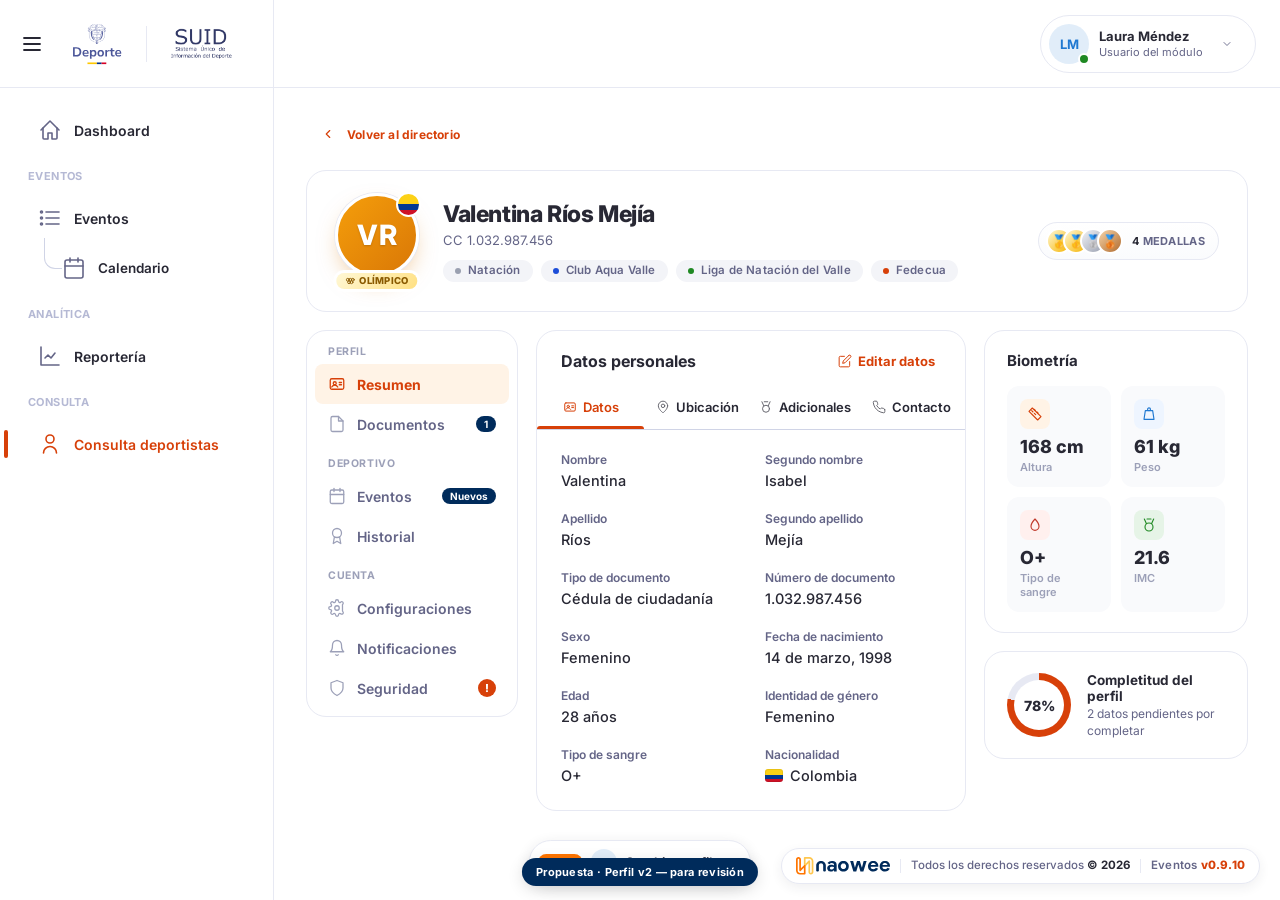
<file: perfil-v2.html>
<!DOCTYPE html>
<html lang="es">
<head>
<meta charset="utf-8">
<meta name="viewport" content="width=device-width, initial-scale=1">
<title>Perfil del deportista — Propuesta</title>

<link rel="preconnect" href="https://fonts.googleapis.com">
<link rel="preconnect" href="https://fonts.gstatic.com" crossorigin>
<link href="https://fonts.googleapis.com/css2?family=Inter:wght@400;500;600;700;800&display=swap" rel="stylesheet">

<link rel="stylesheet" href="shared/tokens.css?v=0.4.0">
<link rel="stylesheet" href="shared/shell.css?v=0.4.5">
<link rel="stylesheet" href="shared/list-components.css?v=0.4.2">
<link rel="stylesheet" href="shared/forms.css?v=0.4.3">
<link rel="stylesheet" href="shared/naowee-footer.css?v=0.4.0">
<script src="shared/naowee-footer.js?v=0.4.1" defer></script>

<style>
  /* ════════════ PERFIL DEL DEPORTISTA · v2 (propuesta escalable) ════════════
     Layout: hero (avatar+bandera+identidad+stats) · grid 3 col
     [nav de secciones | panel con tabs | aside biometría]. Pensado para escalar
     a múltiples nacionalidades (bandera derivada del país) y todo el ciclo de
     vida del deportista: datos, ubicación, contacto, biometría, documentos,
     eventos e historial (inscripciones · resultados · medallería). */

  .page { background: var(--surface); }
  .pf-wrap { max-width: 1180px; margin: 0 auto; display: flex; flex-direction: column; gap: 18px; }
  /* CTA volver al directorio — botón link canónico del DS (.naowee-btn--link). */
  .pf-back { align-self: flex-start; text-decoration: none; }

  /* ── HERO (encabezado general del deportista) ── */
  .pf-hero {
    display: flex; align-items: center; gap: 24px; flex-wrap: wrap;
    background: var(--surface); border: 1px solid var(--border);
    border-radius: var(--radius-xl); padding: 22px 28px;
    animation: fadeInUp .44s var(--easing-smoothout) both;
  }
  .pf-ava-wrap { position: relative; flex-shrink: 0; padding-bottom: 12px; }
  .pf-ava {
    width: 84px; height: 84px; border-radius: var(--radius-full);
    display: flex; align-items: center; justify-content: center;
    color: #fff; font-size: 28px; font-weight: 800; letter-spacing: .5px;
    border: 3px solid var(--surface); text-shadow: 0 1px 2px rgba(0,0,0,.18);
    box-shadow: 0 0 0 1px var(--border), 0 10px 24px -8px rgba(var(--ava-glow, 100,116,139), .5);
  }
  .pf-ava--olimpico    { background: linear-gradient(135deg,#f59e0b,#d97706); --ava-glow: 217,119,6; }
  .pf-ava--profesional { background: linear-gradient(135deg,#3b82f6,#1d4ed8); --ava-glow: 29,78,216; }
  .pf-ava--juvenil     { background: linear-gradient(135deg,#a855f7,#7c3aed); --ava-glow: 124,58,237; }
  .pf-ava--amateur     { background: linear-gradient(135deg,#94a3b8,#64748b); --ava-glow: 100,116,139; }
  /* Bandera de nacionalidad — esquina superior derecha (escalable a otros países) */
  .pf-flag { position: absolute; right: -2px; top: -1px; width: 25px; height: 25px; border-radius: var(--radius-full); border: 2.5px solid var(--surface); overflow: hidden; }
  .pf-flag--co { background: linear-gradient(#FCD116 0 50%, #003893 50% 75%, #CE1126 75% 100%); }
  /* Tier ribbon en la base del avatar (categoría de reconocimiento) */
  .pf-tier-ribbon {
    position: absolute; left: 50%; bottom: 0; transform: translateX(-50%);
    display: inline-flex; align-items: center; gap: 4px; white-space: nowrap;
    padding: 3px 9px; border-radius: var(--radius-full);
    font-size: 9.5px; font-weight: 800; letter-spacing: .3px; text-transform: uppercase; line-height: 1;
    box-shadow: 0 0 0 3px var(--surface);
  }
  .pf-tier-ribbon svg { width: 10px; height: 10px; }
  .pf-tier--olimpico    { background: linear-gradient(135deg,#fff8d6,#ffe082); color: #8a5a00; }
  .pf-tier--profesional { background: linear-gradient(135deg,#eef5ff,#c3dcff); color: #1d4ed8; }
  .pf-tier--juvenil     { background: linear-gradient(135deg,#f6edff,#e0c9ff); color: #7c3aed; }
  .pf-tier--amateur     { background: linear-gradient(135deg,#f8f9fc,#e3e6f1); color: #646587; }

  .pf-id { flex: 1; min-width: 240px; }
  .pf-name { font-size: 23px; font-weight: 800; letter-spacing: -.4px; color: var(--text-primary); margin: 0; }
  .pf-doc { font-size: 13px; color: var(--text-secondary); margin: 4px 0 12px; }
  .pf-badges { display: flex; flex-wrap: wrap; gap: 8px; }
  /* Badges neutrales (mismo fondo) con un dot de color para el tipo — sin sobrecarga cromática. */
  .pf-badge { display: inline-flex; align-items: center; gap: 7px; padding: 5px 12px; border-radius: var(--radius-full); font-size: 11.5px; font-weight: 600; letter-spacing: .2px; line-height: 1; color: var(--text-secondary); background: #f3f4f8; }
  .pf-badge__dot { width: 6px; height: 6px; border-radius: 50%; flex-shrink: 0; background: #9aa0b0; }
  .pf-badge--club .pf-badge__dot       { background: #1d4ed8; }
  .pf-badge--liga .pf-badge__dot       { background: #1f8923; }
  .pf-badge--federacion .pf-badge__dot { background: #d74009; }

  /* Lado derecho: contadores + medal-strip */
  .pf-side { display: flex; align-items: center; justify-content: center; margin-left: auto; flex-shrink: 0; }
  .pf-counts { display: flex; gap: 10px; }
  .pf-stat { text-align: center; min-width: 72px; padding: 9px 16px; background: var(--bg-soft); border: 1px solid var(--border); border-radius: var(--radius-lg); }
  .pf-stat__n { font-size: 20px; font-weight: 800; color: var(--text-primary); line-height: 1; }
  .pf-stat__l { font-size: 10px; font-weight: 700; letter-spacing: .4px; text-transform: uppercase; color: var(--text-muted); margin-top: 5px; }
  .pf-medal-strip { display: inline-flex; align-items: center; gap: 9px; padding: 5px 13px 5px 7px; background: linear-gradient(180deg,#fff,#fafbfd); border: 1px solid var(--border); border-radius: var(--radius-full); }
  .pf-medal-strip__items { display: flex; }
  .pf-mchip { width: 26px; height: 26px; border-radius: var(--radius-full); display: inline-flex; align-items: center; justify-content: center; font-size: 13px; border: 2px solid #fff; margin-left: -9px; }
  .pf-mchip:first-child { margin-left: 0; }
  .pf-mchip--oro    { background: linear-gradient(135deg,#fff8d6,#f5b400); }
  .pf-mchip--plata  { background: linear-gradient(135deg,#f1f3f7,#9aa0b0); }
  .pf-mchip--bronce { background: linear-gradient(135deg,#f6d4a8,#b06b2f); }
  .pf-medal-strip__count { font-size: 11px; font-weight: 700; color: var(--text-secondary); letter-spacing: .3px; text-transform: uppercase; }
  .pf-medal-strip__count strong { color: var(--text-primary); }
  .pf-medal-strip__empty { font-size: 11.5px; color: var(--text-muted); font-style: italic; padding: 3px 6px; }

  /* ── GRID 3 col ── */
  .pf-grid { display: grid; grid-template-columns: 212px 1fr 264px; gap: 18px; align-items: start; }

  /* Nav de secciones */
  .pf-nav { background: var(--surface); border: 1px solid var(--border); border-radius: var(--radius-xl); padding: 8px; position: sticky; top: 18px; }
  .pf-nav__group { font-size: 10.5px; font-weight: 700; letter-spacing: .6px; text-transform: uppercase; color: var(--text-muted); padding: 13px 13px 6px; }
  .pf-nav__group:first-child { padding-top: 6px; }
  .pf-nav__item {
    display: flex; align-items: center; gap: 11px; width: 100%;
    padding: 11px 13px; border: none; background: transparent; border-radius: var(--radius-md);
    font-family: inherit; font-size: 14px; font-weight: 600; color: var(--text-secondary);
    cursor: pointer; text-align: left; transition: background var(--duration-fast), color var(--duration-fast);
  }
  .pf-nav__item svg { width: 18px; height: 18px; flex-shrink: 0; color: var(--text-muted); transition: color var(--duration-fast); }
  .pf-nav__item:hover { background: var(--bg-soft); color: var(--text-primary); }
  .pf-nav__item.is-active { background: var(--accent-bg); color: var(--accent); font-weight: 700; }
  .pf-nav__item.is-active svg { color: var(--accent); }
  .pf-nav__item .pf-nav__sp { margin-left: auto; }
  .pf-nav__badge { margin-left: auto; padding: 2px 8px; border-radius: var(--radius-full); background: var(--azul); color: #fff; font-size: 10px; font-weight: 700; }
  .pf-nav__alert { margin-left: auto; width: 18px; height: 18px; border-radius: var(--radius-full); background: var(--accent); color: #fff; display: flex; align-items: center; justify-content: center; font-size: 11px; font-weight: 800; }

  /* Panel central */
  .pf-panel { background: var(--surface); border: 1px solid var(--border); border-radius: var(--radius-xl); overflow: hidden; min-height: 320px; }
  .pf-panel__head { display: flex; align-items: center; justify-content: space-between; gap: 14px; padding: 20px 24px 0; }
  .pf-panel__title { font-size: 16px; font-weight: 700; color: var(--text-primary); margin: 0; }
  .pf-edit { display: inline-flex; align-items: center; gap: 6px; border: none; background: none; color: var(--accent); font-family: inherit; font-size: 13px; font-weight: 700; cursor: pointer; }
  .pf-edit svg { width: 14px; height: 14px; }
  .pf-edit:hover { text-decoration: underline; }
  /* Divider de borde a borde del container: el borde vive en el wrap (full-width
     del panel); a las .naowee-tabs se les quita su borde y quedan alineadas con
     el contenido (24px). Las tabs llevan icono + label compactos. */
  .pf-tabs-wrap { padding: 14px 0 0; border-bottom: 1px solid var(--border-dark); }
  .pf-tabs-wrap .naowee-tabs { border-bottom: none; }
  /* flex:1 → las tabs ocupan todo el ancho del container, repartidas por igual. */
  .pf-tabs-wrap .naowee-tab { flex: 1; padding: 0 6px; font-size: 13px; height: 44px; gap: 6px; }
  .pf-tabs-wrap .naowee-tab svg { width: 14px; height: 14px; flex-shrink: 0; }
  .pf-body { padding: 22px 24px 26px; animation: fadeIn .25s ease both; }

  /* Field grid */
  .pf-fields { display: grid; grid-template-columns: 1fr 1fr; gap: 22px 28px; }
  .pf-field__l { font-size: 12px; font-weight: 600; color: var(--text-secondary); margin-bottom: 5px; }
  .pf-field__v { font-size: 14.5px; font-weight: 500; color: var(--text-primary); display: flex; align-items: center; gap: 7px; }
  .pf-field--full { grid-column: span 2; }
  .pf-flag-chip { width: 18px; height: 13px; border-radius: 3px; overflow: hidden; flex-shrink: 0; box-shadow: inset 0 0 0 1px rgba(0,0,0,.08); }
  .pf-flag-chip.pf-flag--co { background: linear-gradient(#FCD116 0 50%, #003893 50% 75%, #CE1126 75% 100%); }

  /* Aside biometría + completitud */
  .pf-aside { display: flex; flex-direction: column; gap: 18px; position: sticky; top: 18px; }
  .pf-card { background: var(--surface); border: 1px solid var(--border); border-radius: var(--radius-xl); padding: 20px 22px; }
  .pf-card__title { font-size: 15px; font-weight: 700; color: var(--text-primary); margin: 0 0 16px; }
  .pf-bio-grid { display: grid; grid-template-columns: 1fr 1fr; gap: 10px; }
  .pf-bio-tile { padding: 13px; border-radius: var(--radius-lg); background: #f9fafc; display: flex; flex-direction: column; }
  .pf-bio-tile__ico { width: 30px; height: 30px; border-radius: var(--radius-md); display: flex; align-items: center; justify-content: center; margin-bottom: 9px; }
  .pf-bio-tile__ico svg { width: 16px; height: 16px; }
  .pf-bio-tile__v { font-size: 18px; font-weight: 800; color: var(--text-primary); line-height: 1; }
  .pf-bio-tile__l { font-size: 11px; color: var(--text-muted); font-weight: 600; margin-top: 4px; }
  .pf-bio-tile--accent .pf-bio-tile__ico { background: var(--accent-bg); color: var(--accent); }
  .pf-bio-tile--blue .pf-bio-tile__ico { background: var(--blue-bg); color: var(--blue-info); }
  .pf-bio-tile--red .pf-bio-tile__ico { background: var(--red-bg); color: #c0392b; }
  .pf-bio-tile--green .pf-bio-tile__ico { background: var(--green-bg); color: var(--green); }
  /* Resultados — disco de posición tipo podio */
  .pf-res { display: flex; align-items: center; gap: 13px; padding: 12px 0; border-top: 1px solid var(--border); }
  .pf-res:first-of-type { border-top: none; padding-top: 2px; }
  .pf-res__pos { width: 38px; height: 38px; border-radius: 50%; display: flex; align-items: center; justify-content: center; font-size: 14px; font-weight: 800; flex-shrink: 0; border: 2.5px solid var(--surface); }
  .pf-res__pos--1 { background: radial-gradient(circle at 35% 28%, #fff7d6, #f5b400 72%, #d99400); color: #7a4e00; box-shadow: 0 0 0 1px #e3ab00; }
  .pf-res__pos--2 { background: radial-gradient(circle at 35% 28%, #ffffff, #b6bdca 72%, #99a0b0); color: #39414f; box-shadow: 0 0 0 1px #aeb6c4; }
  .pf-res__pos--3 { background: radial-gradient(circle at 35% 28%, #f7dcc0, #b87333 72%, #9a5d28); color: #5b3517; box-shadow: 0 0 0 1px #b0703a; }
  .pf-res__pos--n { background: var(--bg-soft); color: var(--text-secondary); box-shadow: 0 0 0 1px var(--border); }
  .pf-res__body { flex: 1; min-width: 0; }
  .pf-res__nm { display: block; font-size: 13.5px; font-weight: 700; color: var(--text-primary); }
  .pf-res__sub { display: block; font-size: 12.5px; color: var(--text-muted); margin-top: 2px; }
  .pf-res__tag { margin-left: auto; padding: 3px 10px; border-radius: var(--radius-full); font-size: 10.5px; font-weight: 700; flex-shrink: 0; background: var(--green-bg); color: var(--green); }
  /* Pares etiqueta/valor apilados (biometría, docs, eventos, historial, ajustes). */
  .pf-bio-row__l, .pf-bio-row__v, .pf-doc__nm, .pf-doc__sub, .pf-ev__nm, .pf-ev__sub, .pf-tr__nm, .pf-tr__sub, .pf-set__nm, .pf-set__d { display: block; }

  /* Completitud ring */
  .pf-ring-card { display: flex; align-items: center; gap: 16px; }
  .pf-ring { width: 64px; height: 64px; border-radius: var(--radius-full); flex-shrink: 0; display: flex; align-items: center; justify-content: center; }
  .pf-ring__inner { width: 50px; height: 50px; border-radius: var(--radius-full); background: var(--surface); display: flex; align-items: center; justify-content: center; font-size: 14px; font-weight: 800; color: var(--text-primary); }
  .pf-ring-card__txt strong { font-size: 13.5px; color: var(--text-primary); display: block; }
  .pf-ring-card__txt span { font-size: 12px; color: var(--text-secondary); }

  /* Documentos */
  .pf-doc-item { padding: 13px 0; }
  .pf-doc-item + .pf-doc-item { border-top: 1px solid var(--border); }
  .pf-doc-item:first-child { padding-top: 0; }
  .pf-doc { display: flex; align-items: center; gap: 13px; }
  .pf-doc__txt { flex: 1; min-width: 0; }
  .pf-doc__ico.is-required { background: var(--red-bg); color: #c0392b; }
  .pf-doc-up { margin-top: 12px; padding-left: 51px; }
  .pf-doc-up .naowee-file-uploader__drop-icon svg { width: 24px; height: 24px; }
  .pf-doc__ico { width: 38px; height: 38px; border-radius: var(--radius-md); background: var(--accent-bg); color: var(--accent); display: flex; align-items: center; justify-content: center; flex-shrink: 0; }
  .pf-doc__ico svg { width: 19px; height: 19px; }
  .pf-doc__nm { font-size: 14px; font-weight: 600; color: var(--text-primary); }
  .pf-doc__sub { font-size: 12px; color: var(--text-muted); margin-top: 2px; }
  .pf-doc__st { margin-left: auto; padding: 3px 10px; border-radius: var(--radius-full); font-size: 11px; font-weight: 700; }
  .st-verificado, .st-vigente { background: var(--green-bg); color: var(--green); }
  .st-pendiente { background: var(--orange-bg); color: #b45309; }
  .st-requerido { background: var(--red-bg); color: #c0392b; }
  .st-revision { background: var(--blue-bg); color: var(--blue-info); }

  /* Trayectoria (timeline) — recorrido deportivo · nodos tipo medalla metálica */
  .pf-tl { display: flex; flex-direction: column; }
  .pf-tl__item { display: flex; gap: 15px; position: relative; padding-bottom: 20px; }
  .pf-tl__item:last-child { padding-bottom: 0; }
  .pf-tl__item:not(:last-child)::before { content: ''; position: absolute; left: 19px; top: 44px; bottom: -2px; width: 2px; background: var(--border); border-radius: 2px; }
  .pf-tl__node { position: relative; z-index: 1; flex-shrink: 0; width: 40px; height: 40px; border-radius: 50%; display: flex; align-items: center; justify-content: center; font-size: 19px; border: 2.5px solid var(--surface); }
  .pf-tl__node svg { width: 17px; height: 17px; }
  .pf-tl__node--oro    { background: radial-gradient(circle at 35% 28%, #fff7d6, #f5b400 72%, #d99400); box-shadow: 0 0 0 1px #e3ab00; }
  .pf-tl__node--plata  { background: radial-gradient(circle at 35% 28%, #ffffff, #b6bdca 72%, #99a0b0); box-shadow: 0 0 0 1px #aeb6c4; }
  .pf-tl__node--bronce { background: radial-gradient(circle at 35% 28%, #f7dcc0, #b87333 72%, #9a5d28); box-shadow: 0 0 0 1px #b0703a; }
  .pf-tl__node--proximo { background: var(--accent-bg); color: var(--accent); box-shadow: 0 0 0 1px var(--orange-border); }
  .pf-tl__c { flex: 1; min-width: 0; padding-top: 2px; }
  .pf-tl__top { display: flex; align-items: center; gap: 9px; }
  .pf-tl__year { font-size: 12px; font-weight: 800; color: var(--text-secondary); letter-spacing: .2px; }
  .pf-tl__pill { display: inline-flex; align-items: center; padding: 2px 9px; border-radius: var(--radius-full); font-size: 10.5px; font-weight: 700; letter-spacing: .3px; text-transform: uppercase; }
  .pf-tl__pill--oro    { background: #fdf0c4; color: #8a5a00; }
  .pf-tl__pill--plata  { background: #eceff4; color: #566071; }
  .pf-tl__pill--bronce { background: #f4e1ce; color: #7a4a23; }
  .pf-tl__pill--proximo { background: var(--accent-bg); color: var(--accent); }
  .pf-tl__ev { font-size: 14px; font-weight: 700; color: var(--text-primary); margin-top: 5px; line-height: 1.3; }
  .pf-tl__meta { font-size: 12.5px; color: var(--text-muted); margin-top: 2px; }

  /* Eventos / inscripciones */
  .pf-ev { display: flex; align-items: center; gap: 13px; padding: 12px 14px; border: 1px solid var(--border); border-radius: var(--radius-lg); background: var(--surface); transition: border-color var(--duration-fast); }
  .pf-ev + .pf-ev { margin-top: 9px; }
  .pf-ev:hover { border-color: var(--border-dark); }
  .pf-ev-group + .pf-ev-group { margin-top: 22px; }
  .pf-ev-group__h { display: flex; align-items: center; gap: 8px; margin-bottom: 11px; font-size: 11px; font-weight: 700; letter-spacing: .5px; text-transform: uppercase; color: var(--text-muted); }
  .pf-ev-group__h span { padding: 1px 8px; border-radius: var(--radius-full); background: var(--bg-soft); color: var(--text-secondary); font-size: 10.5px; }
  .pf-ev-group__h.is-active { color: var(--green); }
  .pf-ev-group__h.is-active span { background: var(--green-bg); color: var(--green); }
  .pf-ev__tile { width: 42px; height: 42px; border-radius: var(--radius-md); background: var(--bg-soft); display: flex; align-items: center; justify-content: center; font-size: 21px; flex-shrink: 0; }
  .pf-ev__tile.is-active { background: var(--green-bg); }
  .pf-ev__body { flex: 1; min-width: 0; }
  .pf-ev__nm { font-size: 13.5px; font-weight: 700; color: var(--text-primary); line-height: 1.3; }
  .pf-ev__sub { display: flex; align-items: center; gap: 7px; font-size: 12.5px; color: var(--text-muted); margin-top: 3px; }
  .pf-ev__dot { width: 3px; height: 3px; border-radius: 50%; background: var(--border-dark); flex-shrink: 0; }
  .pf-ev__st { margin-left: auto; padding: 4px 11px; border-radius: var(--radius-full); font-size: 11px; font-weight: 700; flex-shrink: 0; }
  .pf-ev__st.s-activo { background: var(--green-bg); color: var(--green); }
  .pf-ev__st.s-finalizado { background: #eef0f7; color: var(--text-secondary); }

  /* Medallería / resultados rows */
  .pf-tr { display: grid; grid-template-columns: 28px 1fr auto; align-items: center; gap: 12px; padding: 13px 0; border-top: 1px solid var(--border); }
  .pf-tr:first-of-type { border-top: none; padding-top: 4px; }
  .pf-tr__medal { width: 28px; height: 28px; border-radius: var(--radius-full); display: flex; align-items: center; justify-content: center; font-size: 14px; }
  .m-oro { background: #fdf3d3; } .m-plata { background: #eceef4; } .m-bronce { background: #f3e2d4; }
  .pf-tr__nm { font-size: 13.5px; font-weight: 600; color: var(--text-primary); }
  .pf-tr__sub { font-size: 12px; color: var(--text-muted); margin-top: 1px; }
  .pf-tr__rk { font-size: 12.5px; font-weight: 700; padding: 3px 10px; border-radius: var(--radius-full); background: var(--bg-soft); color: var(--text-secondary); }
  .pf-tr__rk.is-podio { background: var(--accent-bg); color: var(--accent); }

  .pf-empty { text-align: center; padding: 36px 16px; color: var(--text-muted); font-size: 13.5px; }

  /* Settings toggle (stub) */
  .pf-set { display: flex; align-items: center; gap: 14px; padding: 15px 0; border-top: 1px solid var(--border); }
  .pf-set:first-of-type { border-top: none; padding-top: 2px; }
  .pf-set__txt { flex: 1; }
  .pf-set__nm { font-size: 14px; font-weight: 600; color: var(--text-primary); }
  .pf-set__d { font-size: 12.5px; color: var(--text-secondary); margin-top: 2px; }
  .pf-sw { width: 42px; height: 24px; border-radius: var(--radius-full); background: var(--border-dark); position: relative; cursor: pointer; border: none; flex-shrink: 0; transition: background var(--duration-fast); }
  .pf-sw::after { content: ''; position: absolute; top: 3px; left: 3px; width: 18px; height: 18px; border-radius: var(--radius-full); background: #fff; box-shadow: var(--shadow-sm); transition: transform var(--duration-normal) var(--easing-smoothout); }
  .pf-sw.is-on { background: var(--accent); } .pf-sw.is-on::after { transform: translateX(18px); }

  .pf-proposal-tag { position: fixed; left: 50%; bottom: 14px; transform: translateX(-50%); z-index: 80; background: var(--azul); color: #fff; font-size: 11px; font-weight: 700; letter-spacing: .3px; padding: 7px 14px; border-radius: var(--radius-full); box-shadow: var(--shadow-md); }

  /* Modal editar datos */
  .pf-modal-ov { position: fixed; inset: 0; z-index: 1000; display: flex; align-items: center; justify-content: center; padding: 20px; background: rgba(20,22,40,.5); opacity: 0; pointer-events: none; transition: opacity .2s ease; }
  .pf-modal-ov.is-open { opacity: 1; pointer-events: auto; }
  .pf-modal { width: 100%; max-width: 680px; max-height: 90vh; display: flex; flex-direction: column; background: var(--surface); border-radius: var(--radius-xl); overflow: hidden; transform: translateY(8px); transition: transform .2s ease; }
  .pf-modal-ov.is-open .pf-modal { transform: none; }
  .pf-modal__head { display: flex; align-items: center; justify-content: space-between; padding: 19px 24px; border-bottom: 1px solid var(--border); }
  .pf-modal__head h2 { font-size: 17px; font-weight: 800; color: var(--text-primary); margin: 0; }
  .pf-modal__close { width: 32px; height: 32px; border: none; background: none; border-radius: var(--radius-md); cursor: pointer; color: var(--text-secondary); display: flex; align-items: center; justify-content: center; }
  .pf-modal__close:hover { background: var(--bg-soft); }
  .pf-modal__close svg { width: 20px; height: 20px; }
  .pf-mtabs { padding: 6px 24px 0; border-bottom: 1px solid var(--border); }
  .pf-mtabs .naowee-tabs { border-bottom: none; }
  .pf-mtabs .naowee-tab { flex: 1; padding: 0 6px; font-size: 13px; height: 44px; gap: 6px; }
  .pf-mtabs .naowee-tab svg { width: 14px; height: 14px; flex-shrink: 0; }
  .pf-modal__body { padding: 22px 24px; overflow-y: auto; }
  .pf-modal__note { display: flex; align-items: flex-start; gap: 8px; margin-bottom: 18px; padding: 11px 13px; border-radius: var(--radius-md); background: var(--bg-soft); font-size: 12px; line-height: 1.45; color: var(--text-secondary); }
  .pf-modal__note svg { width: 15px; height: 15px; flex-shrink: 0; color: var(--text-muted); margin-top: 1px; }
  .pf-mgrid { display: grid; grid-template-columns: 1fr 1fr; gap: 16px 18px; }
  .pf-mgrid .col-2 { grid-column: span 2; }
  .pf-ro__l { display: block; font-size: 12px; font-weight: 600; color: var(--text-secondary); margin-bottom: 6px; }
  .pf-ro__v { display: flex; align-items: center; justify-content: space-between; gap: 8px; height: 44px; padding: 0 12px; border: 1px solid var(--border); border-radius: var(--radius-md); background: var(--bg-soft); color: var(--text-secondary); font-size: 14px; font-weight: 500; }
  .pf-ro__v span { overflow: hidden; text-overflow: ellipsis; white-space: nowrap; }
  .pf-ro__v svg { width: 14px; height: 14px; flex-shrink: 0; color: var(--text-muted); }
  .pf-modal__foot { display: flex; justify-content: flex-end; gap: 10px; padding: 16px 24px; border-top: 1px solid var(--border); }

  @media (max-width: 1080px) { .pf-grid { grid-template-columns: 200px 1fr; } .pf-aside { grid-column: 1 / -1; flex-direction: row; flex-wrap: wrap; position: static; } .pf-aside .pf-card { flex: 1; min-width: 240px; } }
  @media (max-width: 760px) {
    .pf-grid { grid-template-columns: 1fr; }
    .pf-nav { position: static; display: flex; overflow-x: auto; gap: 4px; }
    .pf-nav__item { width: auto; white-space: nowrap; }
    .pf-fields { grid-template-columns: 1fr; gap: 16px; }
    .pf-hero { padding: 20px; }
    .pf-side { margin-left: 0; align-items: flex-start; }
  }
  @media (prefers-reduced-motion: reduce) { .pf-hero, .pf-banner, .pf-body, .pf-sw::after { animation: none !important; transition: none !important; } }
</style>
</head>
<body>

<div class="shell">
  <div id="sidebarRoot"></div>
  <div class="main">
    <header class="top-header" id="topHeader"></header>
    <div class="page">
      <div class="page-inner pf-wrap" id="pfRoot"></div>
    </div>
  </div>
</div>

<div class="pf-modal-ov" id="editOv" role="dialog" aria-modal="true" aria-labelledby="editTitle">
  <div class="pf-modal">
    <header class="pf-modal__head">
      <h2 id="editTitle">Editar datos</h2>
      <button class="pf-modal__close" id="editClose" type="button" aria-label="Cerrar"><svg viewBox="0 0 24 24" fill="none" stroke="currentColor" stroke-width="2" stroke-linecap="round" stroke-linejoin="round"><line x1="18" y1="6" x2="6" y2="18"/><line x1="6" y1="6" x2="18" y2="18"/></svg></button>
    </header>
    <div class="pf-mtabs"><div class="naowee-tabs" id="editTabs" role="tablist"></div></div>
    <div class="pf-modal__body" id="editBody"></div>
    <footer class="pf-modal__foot">
      <button type="button" class="naowee-btn naowee-btn--ghost" id="editCancel">Cancelar</button>
      <button type="button" class="naowee-btn naowee-btn--loud" id="editSave" disabled>Guardar cambios</button>
    </footer>
  </div>
</div>

<span class="pf-proposal-tag">Propuesta · Perfil v2 — para revisión</span>

<script type="module">
import { mountSidebar, mountHeader, mountBackdrop, mountDemoSwitcher, getRoleFromQuery } from './shared/sidebar.js?v=0.4.5';

/* ── Iconos (stroke currentColor) ── */
const I = {
  id:'<svg viewBox="0 0 24 24" fill="none" stroke="currentColor" stroke-width="1.7" stroke-linecap="round" stroke-linejoin="round"><rect x="3" y="5" width="18" height="14" rx="2"/><circle cx="9" cy="11" r="2"/><path d="M5 16c.8-1.5 2.3-2.5 4-2.5s3.2 1 4 2.5"/><line x1="15" y1="10" x2="18" y2="10"/><line x1="15" y1="13" x2="18" y2="13"/></svg>',
  cake:'<svg viewBox="0 0 24 24" fill="none" stroke="currentColor" stroke-width="1.7" stroke-linecap="round" stroke-linejoin="round"><path d="M4 20h16v-7a3 3 0 0 0-3-3H7a3 3 0 0 0-3 3z"/><path d="M4 14c1.5 1.2 2.5 1.2 4 0s2.5-1.2 4 0 2.5 1.2 4 0 2.5-1.2 4 0"/><line x1="12" y1="4" x2="12" y2="7"/></svg>',
  user:'<svg viewBox="0 0 24 24" fill="none" stroke="currentColor" stroke-width="1.7" stroke-linecap="round" stroke-linejoin="round"><circle cx="12" cy="8" r="4"/><path d="M4 21a8 8 0 0 1 16 0"/></svg>',
  pin:'<svg viewBox="0 0 24 24" fill="none" stroke="currentColor" stroke-width="1.7" stroke-linecap="round" stroke-linejoin="round"><path d="M20 10c0 6-8 12-8 12s-8-6-8-12a8 8 0 0 1 16 0z"/><circle cx="12" cy="10" r="3"/></svg>',
  phone:'<svg viewBox="0 0 24 24" fill="none" stroke="currentColor" stroke-width="1.7" stroke-linecap="round" stroke-linejoin="round"><path d="M22 16.9v3a2 2 0 0 1-2.2 2 19.8 19.8 0 0 1-8.6-3 19.5 19.5 0 0 1-6-6 19.8 19.8 0 0 1-3-8.6A2 2 0 0 1 4.1 2h3a2 2 0 0 1 2 1.7c.1.9.3 1.8.6 2.6a2 2 0 0 1-.5 2.1L8.1 9.5a16 16 0 0 0 6 6l1.1-1.1a2 2 0 0 1 2.1-.5c.8.3 1.7.5 2.6.6a2 2 0 0 1 1.7 2z"/></svg>',
  ruler:'<svg viewBox="0 0 24 24" fill="none" stroke="currentColor" stroke-width="1.7" stroke-linecap="round" stroke-linejoin="round"><path d="M3 8l13 13 5-5L8 3z"/><path d="M7 7l2 2M11 5l1.5 1.5M11 11l2 2M15 9l1.5 1.5"/></svg>',
  weight:'<svg viewBox="0 0 24 24" fill="none" stroke="currentColor" stroke-width="1.7" stroke-linecap="round" stroke-linejoin="round"><path d="M6.5 7h11l2 13H4.5z"/><circle cx="12" cy="5" r="2.2"/></svg>',
  blood:'<svg viewBox="0 0 24 24" fill="none" stroke="currentColor" stroke-width="1.7" stroke-linecap="round" stroke-linejoin="round"><path d="M12 3s6 6.5 6 11a6 6 0 0 1-12 0c0-4.5 6-11 6-11z"/></svg>',
  doc:'<svg viewBox="0 0 24 24" fill="none" stroke="currentColor" stroke-width="1.7" stroke-linecap="round" stroke-linejoin="round"><path d="M14 2H6a2 2 0 0 0-2 2v16a2 2 0 0 0 2 2h12a2 2 0 0 0 2-2V8z"/><polyline points="14 2 14 8 20 8"/></svg>',
  cal:'<svg viewBox="0 0 24 24" fill="none" stroke="currentColor" stroke-width="1.7" stroke-linecap="round" stroke-linejoin="round"><rect x="3" y="4" width="18" height="18" rx="2"/><line x1="16" y1="2" x2="16" y2="6"/><line x1="8" y1="2" x2="8" y2="6"/><line x1="3" y1="10" x2="21" y2="10"/></svg>',
  clock:'<svg viewBox="0 0 24 24" fill="none" stroke="currentColor" stroke-width="1.7" stroke-linecap="round" stroke-linejoin="round"><circle cx="12" cy="12" r="9"/><polyline points="12 7 12 12 15 14"/></svg>',
  gear:'<svg viewBox="0 0 24 24" fill="none" stroke="currentColor" stroke-width="1.7" stroke-linecap="round" stroke-linejoin="round"><circle cx="12" cy="12" r="3"/><path d="M19.4 15a1.65 1.65 0 0 0 .33 1.82l.06.06a2 2 0 1 1-2.83 2.83l-.06-.06a1.65 1.65 0 0 0-1.82-.33 1.65 1.65 0 0 0-1 1.51V21a2 2 0 0 1-4 0v-.09A1.65 1.65 0 0 0 9 19.4a1.65 1.65 0 0 0-1.82.33l-.06.06a2 2 0 1 1-2.83-2.83l.06-.06a1.65 1.65 0 0 0 .33-1.82 1.65 1.65 0 0 0-1.51-1H3a2 2 0 0 1 0-4h.09A1.65 1.65 0 0 0 4.6 9a1.65 1.65 0 0 0-.33-1.82l-.06-.06a2 2 0 1 1 2.83-2.83l.06.06a1.65 1.65 0 0 0 1.82.33H9a1.65 1.65 0 0 0 1-1.51V3a2 2 0 0 1 4 0v.09a1.65 1.65 0 0 0 1 1.51 1.65 1.65 0 0 0 1.82-.33l.06-.06a2 2 0 1 1 2.83 2.83l-.06.06a1.65 1.65 0 0 0-.33 1.82V15z"/></svg>',
  award:'<svg viewBox="0 0 24 24" fill="none" stroke="currentColor" stroke-width="1.7" stroke-linecap="round" stroke-linejoin="round"><circle cx="12" cy="8" r="6"/><path d="M15.5 13.5 17 22l-5-3-5 3 1.5-8.5"/></svg>',
  bell:'<svg viewBox="0 0 24 24" fill="none" stroke="currentColor" stroke-width="1.7" stroke-linecap="round" stroke-linejoin="round"><path d="M18 8a6 6 0 0 0-12 0c0 7-3 9-3 9h18s-3-2-3-9"/><path d="M13.7 21a2 2 0 0 1-3.4 0"/></svg>',
  shield:'<svg viewBox="0 0 24 24" fill="none" stroke="currentColor" stroke-width="1.7" stroke-linecap="round" stroke-linejoin="round"><path d="M12 22s8-4 8-10V5l-8-3-8 3v7c0 6 8 10 8 10z"/></svg>',
  medal:'<svg viewBox="0 0 24 24" fill="none" stroke="currentColor" stroke-width="1.7" stroke-linecap="round" stroke-linejoin="round"><circle cx="12" cy="15" r="6"/><path d="M8.2 10 5 3M15.8 10 19 3M9 3h6"/></svg>',
  pencil:'<svg viewBox="0 0 24 24" fill="none" stroke="currentColor" stroke-width="1.7" stroke-linecap="round" stroke-linejoin="round"><path d="M11 4H4a2 2 0 0 0-2 2v14a2 2 0 0 0 2 2h14a2 2 0 0 0 2-2v-7"/><path d="M18.5 2.5a2.12 2.12 0 0 1 3 3L12 15l-4 1 1-4 9.5-9.5z"/></svg>',
  olimpico:'<svg viewBox="0 0 24 24" fill="none" stroke="currentColor" stroke-width="2.2" stroke-linecap="round"><circle cx="6" cy="9" r="3.4"/><circle cx="12" cy="9" r="3.4"/><circle cx="18" cy="9" r="3.4"/><circle cx="9" cy="15" r="3.4"/><circle cx="15" cy="15" r="3.4"/></svg>'
};

/* ── Datos del deportista (ejemplo rico para la propuesta) ── */
const ATLETA = {
  nombre: 'Valentina', segundoNombre: 'Isabel', apellido: 'Ríos', segundoApellido: 'Mejía',
  tier: 'olimpico', avatar: 'VR', deporteEmoji: '🏊', deporte: 'Natación',
  doc: { tipo: 'Cédula de ciudadanía', numero: '1.032.987.456', corto: '1.032.987' },
  nacimiento: '14 de marzo, 1998', edad: 28, sexo: 'Femenino', genero: 'Femenino',
  sangre: 'O+', nacionalidad: { pais: 'Colombia', iso: 'co' },
  club: 'Club Aqua Valle', liga: 'Liga de Natación del Valle', federacion: 'Fedecua',
  manoHabil: 'Derecha', aniosPractica: 14,
  ubicacion: { depto: 'Valle del Cauca', municipio: 'Cali', zona: 'Urbana', barrio: 'San Fernando', direccion: 'Cra 45 #12-34' },
  contacto: { correo: 'valentina.rios@correo.com', telefono: '+57 313 555 0198', emergenciaNombre: 'María Mejía (madre)', emergenciaTel: '+57 320 555 0142' },
  biometria: { altura: '168 cm', peso: '61 kg', sangre: 'O+', imc: '21.6' },
  completitud: 78,
  documentos: [
    { nombre: 'Cédula de ciudadanía', sub: 'Verificada · 12 ene 2024', estado: 'verificado', subido: true },
    { nombre: 'Certificado médico deportivo', sub: 'Vence: 18 ago 2026', estado: 'vigente', subido: true },
    { nombre: 'Afiliación EPS', sub: 'Documento requerido — aún no lo has subido', estado: 'requerido', subido: false },
    { nombre: 'Consentimiento de tratamiento de datos', sub: 'Falta firmar', estado: 'pendiente', subido: true }
  ],
  inscripciones: [
    { evento: 'Copa Colombia Deportes Acuáticos 2026', prueba: 'Natación · 100m Libre', fecha: '20 feb 2026', estado: 'activo' },
    { evento: 'Festival Deportivo SUID 2026', prueba: 'Natación · 50m Libre', fecha: '15 may 2026', estado: 'activo' },
    { evento: 'Copa Nacional de Natación 2025', prueba: 'Natación · 100m Libre', fecha: '14 mar 2025', estado: 'finalizado' },
    { evento: 'Juegos Regionales Valle 2025', prueba: 'Natación · 200m Estilo', fecha: '10 jul 2025', estado: 'finalizado' }
  ],
  resultados: [
    { evento: 'Juegos Regionales Valle 2025', prueba: '200m Estilo', ranking: 1, fecha: '2025' },
    { evento: 'Copa Nacional de Natación 2025', prueba: '100m Libre', ranking: 2, fecha: '2025' },
    { evento: 'Campeonato Nacional Juvenil 2024', prueba: '100m Libre', ranking: 3, fecha: '2024' },
    { evento: 'Festival Infantil de Natación 2019', prueba: '100m Libre', ranking: 1, fecha: '2019' }
  ],
  medalleria: [
    { evento: 'Juegos Regionales Valle 2025', prueba: '200m Estilo', medalla: 'Oro', fecha: '2025' },
    { evento: 'Festival Infantil de Natación 2019', prueba: '100m Libre', medalla: 'Oro', fecha: '2019' },
    { evento: 'Copa Nacional de Natación 2025', prueba: '100m Libre', medalla: 'Plata', fecha: '2025' },
    { evento: 'Campeonato Nacional Juvenil 2024', prueba: '100m Libre', medalla: 'Bronce', fecha: '2024' }
  ]
};

const TIER = { olimpico:{label:'Olímpico',ico:I.olimpico}, profesional:{label:'Profesional',ico:I.medal}, juvenil:{label:'Juvenil',ico:I.user}, amateur:{label:'Amateur',ico:I.shield} };
const MEDAL_EMOJI = { Oro:'🥇', Plata:'🥈', Bronce:'🥉' };
const nombreCompleto = `${ATLETA.nombre} ${ATLETA.segundoNombre} ${ATLETA.apellido} ${ATLETA.segundoApellido}`;
const cuenta = (k) => ATLETA.medalleria.filter(m => m.medalla === k).length;
function medalStripHTML() {
  const meds = ATLETA.medalleria;
  if (!meds.length) return `<div class="pf-medal-strip"><span class="pf-medal-strip__empty">Sin medallas aún</span></div>`;
  // Orden de prestigio: oro → plata → bronce; chips superpuestos (máx 5 visibles).
  const orden = { Oro:0, Plata:1, Bronce:2 };
  const sorted = [...meds].sort((a,b) => orden[a.medalla] - orden[b.medalla]);
  const chips = sorted.slice(0,5).map(m => `<span class="pf-mchip pf-mchip--${m.medalla.toLowerCase()}" title="${m.medalla} · ${m.evento}">${MEDAL_EMOJI[m.medalla]}</span>`).join('');
  return `<div class="pf-medal-strip"><div class="pf-medal-strip__items">${chips}</div><span class="pf-medal-strip__count"><strong>${meds.length}</strong> medallas</span></div>`;
}

const NAV_GROUPS = [
  { label: 'Perfil', items: [
    { id:'resumen', label:'Resumen', icon:I.id },
    { id:'documentos', label:'Documentos', icon:I.doc, badge:'1' }
  ]},
  { label: 'Deportivo', items: [
    { id:'eventos', label:'Eventos', icon:I.cal, badge:'Nuevos' },
    { id:'historial', label:'Historial', icon:I.award }
  ]},
  { label: 'Cuenta', items: [
    { id:'config', label:'Configuraciones', icon:I.gear },
    { id:'notif', label:'Notificaciones', icon:I.bell },
    { id:'seguridad', label:'Seguridad', icon:I.shield, alert:true }
  ]}
];

let activeSec = 'resumen';
let activeTab = 'datos';
let activeHist = 'trayectoria';

/* ── Render principal ── */
function render() {
  const t = TIER[ATLETA.tier];
  document.getElementById('pfRoot').innerHTML = `
    <a class="naowee-btn naowee-btn--link naowee-btn--sm pf-back" href="perfil.html?role=${roleCode}"><svg viewBox="0 0 24 24" fill="none" stroke="currentColor" stroke-width="2" stroke-linecap="round" stroke-linejoin="round" style="width:14px;height:14px;margin-right:4px"><polyline points="15 18 9 12 15 6"/></svg>Volver al directorio</a>
    <section class="pf-hero">
      <div class="pf-ava-wrap">
        <div class="pf-ava pf-ava--${ATLETA.tier}">${ATLETA.avatar}</div>
        <span class="pf-flag pf-flag--${ATLETA.nacionalidad.iso}" title="${ATLETA.nacionalidad.pais}"></span>
        <span class="pf-tier-ribbon pf-tier--${ATLETA.tier}">${t.ico} ${t.label}</span>
      </div>
      <div class="pf-id">
        <h1 class="pf-name">${ATLETA.nombre} ${ATLETA.apellido} ${ATLETA.segundoApellido}</h1>
        <p class="pf-doc">CC ${ATLETA.doc.numero}</p>
        <div class="pf-badges">
          <span class="pf-badge pf-badge--deporte"><span class="pf-badge__dot"></span>${ATLETA.deporte}</span>
          <span class="pf-badge pf-badge--club"><span class="pf-badge__dot"></span>${ATLETA.club}</span>
          <span class="pf-badge pf-badge--liga"><span class="pf-badge__dot"></span>${ATLETA.liga}</span>
          <span class="pf-badge pf-badge--federacion"><span class="pf-badge__dot"></span>${ATLETA.federacion}</span>
        </div>
      </div>
      <div class="pf-side">
        ${medalStripHTML()}
      </div>
    </section>

    <div class="pf-grid">
      <nav class="pf-nav" id="pfNav">${NAV_GROUPS.map(g => `<div class="pf-nav__group">${g.label}</div>${g.items.map(navItem).join('')}`).join('')}</nav>
      <div class="pf-panel" id="pfPanel"></div>
      <aside class="pf-aside">${asideHTML()}</aside>
    </div>
  `;
  document.getElementById('pfNav').addEventListener('click', (e) => {
    const b = e.target.closest('.pf-nav__item'); if (!b) return;
    activeSec = b.dataset.sec; syncNav(); renderPanel();
  });
  renderPanel();
}

function navItem(s) {
  const end = s.badge ? `<span class="pf-nav__badge">${s.badge}</span>` : s.alert ? `<span class="pf-nav__alert">!</span>` : '';
  return `<button type="button" class="pf-nav__item ${s.id===activeSec?'is-active':''}" data-sec="${s.id}">${s.icon}<span>${s.label}</span>${end}</button>`;
}
function syncNav() { document.querySelectorAll('.pf-nav__item').forEach(b => b.classList.toggle('is-active', b.dataset.sec===activeSec)); }

function asideHTML() {
  const b = ATLETA.biometria;
  const deg = Math.round(ATLETA.completitud * 3.6);
  return `
    <div class="pf-card">
      <h3 class="pf-card__title">Biometría</h3>
      <div class="pf-bio-grid">
        ${bioTile(I.ruler,'Altura',b.altura,'accent')}
        ${bioTile(I.weight,'Peso',b.peso,'blue')}
        ${bioTile(I.blood,'Tipo de sangre',b.sangre,'red')}
        ${bioTile(I.medal,'IMC',b.imc,'green')}
      </div>
    </div>
    <div class="pf-card pf-ring-card">
      <div class="pf-ring" style="background:conic-gradient(var(--accent) ${deg}deg, var(--border) ${deg}deg)"><div class="pf-ring__inner">${ATLETA.completitud}%</div></div>
      <div class="pf-ring-card__txt"><strong>Completitud del perfil</strong><span>2 datos pendientes por completar</span></div>
    </div>`;
}
function bioTile(ico,l,v,c){ return `<div class="pf-bio-tile pf-bio-tile--${c}"><span class="pf-bio-tile__ico">${ico}</span><span class="pf-bio-tile__v">${v}</span><span class="pf-bio-tile__l">${l}</span></div>`; }

/* ── Panel central por sección ── */
function renderPanel() {
  const p = document.getElementById('pfPanel');
  const dispatch = { resumen: resumenHTML, documentos: documentosHTML, eventos: eventosHTML, historial: historialHTML, config: configHTML, notif: notifHTML, seguridad: seguridadHTML };
  p.innerHTML = (dispatch[activeSec] || resumenHTML)();
  bindPanel();
}
function bindPanel() {
  const tabs = document.getElementById('pfTabs');
  if (tabs) tabs.addEventListener('click', (e) => { const t=e.target.closest('.naowee-tab'); if(!t)return; activeTab=t.dataset.tab; renderPanel(); });
  const ht = document.getElementById('pfHistTabs');
  if (ht) ht.addEventListener('click', (e) => { const t=e.target.closest('.naowee-tab'); if(!t)return; activeHist=t.dataset.tab; renderPanel(); });
  document.querySelectorAll('.pf-sw').forEach(sw => sw.addEventListener('click', () => sw.classList.toggle('is-on')));
  // File uploader (mock): al subir un archivo, el documento pasa a "En revisión".
  document.querySelectorAll('#pfPanel .naowee-file-uploader').forEach(up => {
    const inp = up.querySelector('input[type=file]');
    const dz = up.querySelector('.naowee-file-uploader__drop-zone');
    const handle = (file) => {
      if (!file) return;
      const doc = ATLETA.documentos.find(d => d.nombre === up.dataset.doc);
      if (doc) { doc.subido = true; doc.estado = 'revision'; doc.sub = `Cargado: ${file.name} · en revisión`; }
      renderPanel();
    };
    if (inp) inp.addEventListener('change', () => handle(inp.files[0]));
    if (dz) {
      ['dragover','dragenter'].forEach(ev => dz.addEventListener(ev, (e) => { e.preventDefault(); dz.classList.add('is-drag-over'); }));
      ['dragleave','dragend'].forEach(ev => dz.addEventListener(ev, () => dz.classList.remove('is-drag-over')));
      dz.addEventListener('drop', (e) => { e.preventDefault(); dz.classList.remove('is-drag-over'); handle(e.dataTransfer.files[0]); });
    }
  });
  // "Editar datos" (solo en Resumen) abre el modal de edición.
  if (activeSec === 'resumen') document.querySelector('#pfPanel .pf-edit')?.addEventListener('click', openEditModal);
}

/* ══════════ Modal: Editar datos (Datos · Ubicación · Adicionales · Contacto) ══════════ */
const LOCK_ICO = '<svg viewBox="0 0 24 24" fill="none" stroke="currentColor" stroke-width="1.8" stroke-linecap="round" stroke-linejoin="round"><rect x="3" y="11" width="18" height="11" rx="2"/><path d="M7 11V7a5 5 0 0 1 10 0v4"/></svg>';
let modalTab = 'datos', editState = {}, editBaseline = '';
function editTabFields(tab) {
  const s = editState;
  const RO = (l, v) => ({ ro: true, l, v });
  const ED = (k, l, v, full) => ({ k, l, v, full });
  return ({
    datos: [
      RO('Nombre', ATLETA.nombre), RO('Segundo nombre', ATLETA.segundoNombre),
      RO('Apellido', ATLETA.apellido), RO('Segundo apellido', ATLETA.segundoApellido),
      RO('Tipo de documento', ATLETA.doc.tipo), RO('Número de documento', ATLETA.doc.numero),
      RO('Sexo', ATLETA.sexo), RO('Fecha de nacimiento', ATLETA.nacimiento),
      RO('Nacionalidad', ATLETA.nacionalidad.pais), RO('Edad', ATLETA.edad + ' años'),
      ED('genero', 'Identidad de género', s.genero), ED('sangre', 'Tipo de sangre', s.sangre)
    ],
    ubicacion: [
      ED('depto', 'Departamento', s.depto), ED('municipio', 'Municipio', s.municipio),
      ED('zona', 'Zona', s.zona), ED('barrio', 'Barrio', s.barrio),
      ED('direccion', 'Dirección', s.direccion, true)
    ],
    adicionales: [
      RO('Deporte principal', ATLETA.deporteEmoji + ' ' + ATLETA.deporte), RO('Categoría', TIER[ATLETA.tier].label),
      RO('Club', ATLETA.club), RO('Liga', ATLETA.liga),
      RO('Federación', ATLETA.federacion), RO('Estado deportivo', 'Activo'),
      ED('manoHabil', 'Mano hábil', s.manoHabil), ED('aniosPractica', 'Años de práctica', s.aniosPractica)
    ],
    contacto: [
      ED('correo', 'Correo electrónico', s.correo, true), ED('telefono', 'Teléfono', s.telefono, true),
      ED('emergenciaNombre', 'Contacto de emergencia', s.emergenciaNombre), ED('emergenciaTel', 'Tel. de emergencia', s.emergenciaTel)
    ]
  })[tab];
}
function renderEditTabs() {
  const T = [['datos','Datos',I.id],['ubicacion','Ubicación',I.pin],['adicionales','Adicionales',I.medal],['contacto','Contacto',I.phone]];
  document.getElementById('editTabs').innerHTML = T.map(([id,l,ic]) => `<button class="naowee-tab ${id===modalTab?'naowee-tab--selected':''}" data-mtab="${id}" type="button">${ic}${l}</button>`).join('');
}
function renderEditBody() {
  const esc = (v) => ('' + v).replace(/"/g, '&quot;');
  const html = editTabFields(modalTab).map(f => f.ro
    ? `<div class="pf-ro ${f.full?'col-2':''}"><span class="pf-ro__l">${f.l}</span><div class="pf-ro__v"><span>${f.v}</span>${LOCK_ICO}</div></div>`
    : `<div class="naowee-textfield ${f.full?'col-2':''}"><label class="naowee-textfield__label">${f.l}</label><div class="naowee-textfield__input-wrap"><input class="naowee-textfield__input" data-key="${f.k}" value="${esc(f.v)}" autocomplete="off"></div></div>`
  ).join('');
  const note = `<div class="pf-modal__note">${LOCK_ICO}<span>Los datos con candado los gestiona el administrador de Naowee. Para modificarlos, contáctalo.</span></div>`;
  document.getElementById('editBody').innerHTML = note + `<div class="pf-mgrid">${html}</div>`;
}
function syncEditDirty() { const b = document.getElementById('editSave'); if (b) b.disabled = JSON.stringify(editState) === editBaseline; }
function openEditModal() {
  modalTab = 'datos';
  const u = ATLETA.ubicacion, c = ATLETA.contacto;
  editState = { genero: ATLETA.genero, sangre: ATLETA.sangre, depto: u.depto, municipio: u.municipio, zona: u.zona, barrio: u.barrio, direccion: u.direccion, manoHabil: ATLETA.manoHabil, aniosPractica: '' + ATLETA.aniosPractica, correo: c.correo, telefono: c.telefono, emergenciaNombre: c.emergenciaNombre, emergenciaTel: c.emergenciaTel };
  editBaseline = JSON.stringify(editState);
  renderEditTabs(); renderEditBody(); syncEditDirty();
  document.getElementById('editOv').classList.add('is-open');
  document.body.style.overflow = 'hidden';
}
function closeEditModal() { document.getElementById('editOv').classList.remove('is-open'); document.body.style.overflow = ''; }
function saveEdit() {
  const s = editState;
  ATLETA.genero = s.genero; ATLETA.sangre = s.sangre; ATLETA.manoHabil = s.manoHabil; ATLETA.aniosPractica = s.aniosPractica;
  Object.assign(ATLETA.ubicacion, { depto: s.depto, municipio: s.municipio, zona: s.zona, barrio: s.barrio, direccion: s.direccion });
  Object.assign(ATLETA.contacto, { correo: s.correo, telefono: s.telefono, emergenciaNombre: s.emergenciaNombre, emergenciaTel: s.emergenciaTel });
  closeEditModal(); renderPanel();
}
function setupEditModal() {
  document.getElementById('editTabs').addEventListener('click', (e) => { const t = e.target.closest('.naowee-tab'); if (!t) return; modalTab = t.dataset.mtab; renderEditTabs(); renderEditBody(); });
  document.getElementById('editBody').addEventListener('input', (e) => { const inp = e.target.closest('[data-key]'); if (!inp) return; editState[inp.dataset.key] = inp.value; syncEditDirty(); });
  document.getElementById('editClose').addEventListener('click', closeEditModal);
  document.getElementById('editCancel').addEventListener('click', closeEditModal);
  document.getElementById('editSave').addEventListener('click', saveEdit);
  document.getElementById('editOv').addEventListener('click', (e) => { if (e.target === e.currentTarget) closeEditModal(); });
  document.addEventListener('keydown', (e) => { if (e.key === 'Escape' && document.getElementById('editOv').classList.contains('is-open')) closeEditModal(); });
}

const fld = (l,v,full) => `<div class="pf-field ${full?'pf-field--full':''}"><div class="pf-field__l">${l}</div><div class="pf-field__v">${v}</div></div>`;
const head = (title, edit=true) => `<div class="pf-panel__head"><h2 class="pf-panel__title">${title}</h2>${edit?`<button class="pf-edit">${I.pencil} Editar datos</button>`:''}</div>`;

function resumenHTML() {
  const TABS = [['datos','Datos',I.id],['ubicacion','Ubicación',I.pin],['adicionales','Adicionales',I.medal],['contacto','Contacto',I.phone]];
  const tabsBar = `<div class="pf-tabs-wrap"><div class="naowee-tabs" id="pfTabs" role="tablist">${TABS.map(([id,l,ic])=>`<button class="naowee-tab ${id===activeTab?'naowee-tab--selected':''}" data-tab="${id}" role="tab">${ic}${l}</button>`).join('')}</div></div>`;
  let body = '';
  if (activeTab === 'datos') body = `
    ${fld('Nombre', ATLETA.nombre)} ${fld('Segundo nombre', ATLETA.segundoNombre)}
    ${fld('Apellido', ATLETA.apellido)} ${fld('Segundo apellido', ATLETA.segundoApellido)}
    ${fld('Tipo de documento', ATLETA.doc.tipo)} ${fld('Número de documento', ATLETA.doc.numero)}
    ${fld('Sexo', ATLETA.sexo)} ${fld('Fecha de nacimiento', ATLETA.nacimiento)}
    ${fld('Edad', ATLETA.edad + ' años')} ${fld('Identidad de género', ATLETA.genero)}
    ${fld('Tipo de sangre', ATLETA.sangre)} ${fld('Nacionalidad', `<span class="pf-flag-chip pf-flag--${ATLETA.nacionalidad.iso}"></span>${ATLETA.nacionalidad.pais}`)}`;
  else if (activeTab === 'ubicacion') body = `
    ${fld('Departamento', ATLETA.ubicacion.depto)} ${fld('Municipio', ATLETA.ubicacion.municipio)}
    ${fld('Zona', ATLETA.ubicacion.zona)} ${fld('Barrio', ATLETA.ubicacion.barrio)}
    ${fld('Dirección', ATLETA.ubicacion.direccion, true)}`;
  else if (activeTab === 'adicionales') body = `
    ${fld('Deporte principal', ATLETA.deporteEmoji + ' ' + ATLETA.deporte)} ${fld('Categoría', TIER[ATLETA.tier].label)}
    ${fld('Club', ATLETA.club)} ${fld('Liga', ATLETA.liga)}
    ${fld('Federación', ATLETA.federacion)} ${fld('Mano hábil', ATLETA.manoHabil)}
    ${fld('Años de práctica', ATLETA.aniosPractica + ' años')} ${fld('Estado deportivo', 'Activo')}`;
  else body = `
    ${fld('Correo electrónico', ATLETA.contacto.correo)} ${fld('Teléfono', ATLETA.contacto.telefono)}
    ${fld('Contacto de emergencia', ATLETA.contacto.emergenciaNombre)} ${fld('Tel. de emergencia', ATLETA.contacto.emergenciaTel)}`;
  return `${head('Datos personales')}${tabsBar}<div class="pf-body"><div class="pf-fields">${body}</div></div>`;
}

const DOC_STATUS = { verificado:'Verificado', vigente:'Vigente', pendiente:'Pendiente', requerido:'Requerido', revision:'En revisión' };
const UPLOAD_ICO = '<svg viewBox="0 0 24 24" fill="none" stroke="currentColor" stroke-width="1.6" stroke-linecap="round" stroke-linejoin="round"><path d="M21 15v4a2 2 0 0 1-2 2H5a2 2 0 0 1-2-2v-4"/><polyline points="17 8 12 3 7 8"/><line x1="12" y1="3" x2="12" y2="15"/></svg>';
function documentosHTML() {
  const rows = ATLETA.documentos.map(d => {
    const up = d.subido ? '' : `
      <div class="pf-doc-up">
        <div class="naowee-file-uploader" data-doc="${d.nombre}">
          <label class="naowee-file-uploader__drop-zone">
            <span class="naowee-file-uploader__drop-icon">${UPLOAD_ICO}</span>
            <span class="naowee-file-uploader__drop-title">Arrastra el archivo o haz clic para subir</span>
            <span class="naowee-file-uploader__drop-hint">PDF, JPG o PNG · máximo 5 MB</span>
            <span class="naowee-file-uploader__drop-filename"></span>
            <input type="file" accept=".pdf,.jpg,.jpeg,.png">
          </label>
        </div>
      </div>`;
    return `<div class="pf-doc-item ${d.subido?'':'is-required'}">
      <div class="pf-doc">
        <span class="pf-doc__ico ${d.subido?'':'is-required'}">${I.doc}</span>
        <span class="pf-doc__txt"><span class="pf-doc__nm">${d.nombre}</span><span class="pf-doc__sub">${d.sub}</span></span>
        <span class="pf-doc__st st-${d.estado}">${DOC_STATUS[d.estado] || d.estado}</span>
      </div>${up}
    </div>`;
  }).join('');
  return `${head('Documentos', false)}<div class="pf-body">${rows}</div>`;
}

function eventosHTML() {
  const activos = ATLETA.inscripciones.filter(e => e.estado === 'activo');
  const finalizados = ATLETA.inscripciones.filter(e => e.estado === 'finalizado');
  const row = (e) => { const act = e.estado === 'activo'; const prueba = e.prueba.split(' · ').pop(); return `<div class="pf-ev"><span class="pf-ev__tile ${act?'is-active':''}">${ATLETA.deporteEmoji}</span><span class="pf-ev__body"><span class="pf-ev__nm">${e.evento}</span><span class="pf-ev__sub">${prueba}<span class="pf-ev__dot"></span>${e.fecha}</span></span><span class="pf-ev__st s-${e.estado}">${act?'Activo':'Finalizado'}</span></div>`; };
  const group = (label, list, active) => list.length ? `<div class="pf-ev-group"><div class="pf-ev-group__h ${active?'is-active':''}">${label} <span>${list.length}</span></div>${list.map(row).join('')}</div>` : '';
  return `${head('Eventos e inscripciones', false)}<div class="pf-body">${group('Activos · próximos', activos, true)}${group('Finalizados', finalizados, false)}</div>`;
}

function trayectoriaHTML() {
  const CAL_ICO = '<svg viewBox="0 0 24 24" fill="none" stroke="currentColor" stroke-width="2" stroke-linecap="round" stroke-linejoin="round"><rect x="3" y="4" width="18" height="18" rx="2"/><line x1="16" y1="2" x2="16" y2="6"/><line x1="8" y1="2" x2="8" y2="6"/><line x1="3" y1="10" x2="21" y2="10"/></svg>';
  const prox = ATLETA.inscripciones.filter(e => e.estado === 'activo')
    .map(e => ({ anio: (e.fecha.match(/\d{4}/) || ['2026'])[0], evento: e.evento, meta: `${e.prueba.split(' · ').pop()} · inscrito`, cls: 'proximo', node: CAL_ICO, pill: 'Próximo' }));
  const meds = [...ATLETA.medalleria].sort((a, b) => ('' + b.fecha).localeCompare('' + a.fecha))
    .map(m => ({ anio: '' + m.fecha, evento: m.evento, meta: m.prueba, cls: m.medalla.toLowerCase(), node: MEDAL_EMOJI[m.medalla], pill: m.medalla }));
  const items = [...prox, ...meds];
  return `<div class="pf-tl">${items.map(it => `
    <div class="pf-tl__item">
      <div class="pf-tl__node pf-tl__node--${it.cls}">${it.node}</div>
      <div class="pf-tl__c">
        <div class="pf-tl__top"><span class="pf-tl__year">${it.anio}</span><span class="pf-tl__pill pf-tl__pill--${it.cls}">${it.pill}</span></div>
        <div class="pf-tl__ev">${it.evento}</div>
        <div class="pf-tl__meta">${it.meta}</div>
      </div>
    </div>`).join('')}</div>`;
}

function historialHTML() {
  const RANK_ICO = '<svg viewBox="0 0 24 24" fill="none" stroke="currentColor" stroke-width="1.7" stroke-linecap="round" stroke-linejoin="round"><path d="M4 20V10M10 20V4M16 20v-7M22 20H2"/></svg>';
  const TABS = [['trayectoria','Trayectoria',I.clock],['medalleria','Medallería',I.medal],['resultados','Resultados',RANK_ICO]];
  const tabsBar = `<div class="pf-tabs-wrap"><div class="naowee-tabs" id="pfHistTabs" role="tablist">${TABS.map(([id,l,ic])=>`<button class="naowee-tab ${id===activeHist?'naowee-tab--selected':''}" data-tab="${id}" role="tab">${ic}${l}</button>`).join('')}</div></div>`;
  let body;
  if (activeHist === 'trayectoria') {
    body = trayectoriaHTML();
  } else if (activeHist === 'medalleria') {
    body = ATLETA.medalleria.length ? ATLETA.medalleria.map(m => `<div class="pf-tr"><span class="pf-tr__medal m-${m.medalla.toLowerCase()}">${MEDAL_EMOJI[m.medalla]}</span><span><span class="pf-tr__nm">${m.evento}</span><span class="pf-tr__sub">${m.prueba} · ${m.fecha}</span></span><span class="pf-tr__rk is-podio">${m.medalla}</span></div>`).join('') : `<div class="pf-empty">Sin medallas registradas.</div>`;
  } else {
    body = ATLETA.resultados.length ? ATLETA.resultados.map(r => { const cls = r.ranking <= 3 ? r.ranking : 'n'; const tag = r.ranking <= 3 ? '<span class="pf-res__tag">Podio</span>' : ''; return `<div class="pf-res"><span class="pf-res__pos pf-res__pos--${cls}">${r.ranking}°</span><span class="pf-res__body"><span class="pf-res__nm">${r.evento}</span><span class="pf-res__sub">${r.prueba} · ${r.fecha}</span></span>${tag}</div>`; }).join('') : `<div class="pf-empty">Sin resultados registrados.</div>`;
  }
  return `${head('Historial deportivo', false)}${tabsBar}<div class="pf-body">${body}</div>`;
}

const setRow = (nm,d,on) => `<div class="pf-set"><span class="pf-set__txt"><span class="pf-set__nm">${nm}</span><span class="pf-set__d">${d}</span></span><button class="pf-sw ${on?'is-on':''}" aria-pressed="${!!on}"></button></div>`;
function configHTML() {
  return `${head('Configuraciones', false)}<div class="pf-body">
    ${setRow('Idioma de la plataforma','Español (Colombia)',false)}
    ${setRow('Unidades métricas','Centímetros · kilogramos',true)}
    ${setRow('Perfil visible para organismos','Permite que ligas y federaciones vean tu trazabilidad',true)}
    ${setRow('Compartir datos para recomendaciones','Mejora las sugerencias de eventos',false)}</div>`;
}
function notifHTML() {
  return `${head('Notificaciones', false)}<div class="pf-body">
    ${setRow('Nuevos eventos de mi deporte','Avísame cuando se abran inscripciones',true)}
    ${setRow('Resultados y medallería','Cuando se publique un resultado mío',true)}
    ${setRow('Recordatorios de documentos','Antes de que venza un documento',true)}
    ${setRow('Boletín mensual','Resumen de actividad por correo',false)}</div>`;
}
function seguridadHTML() {
  return `${head('Seguridad', false)}<div class="pf-body">
    ${setRow('Verificación en dos pasos','Recomendado — protege tu cuenta',false)}
    ${setRow('Inicio de sesión biométrico','Huella o rostro en el dispositivo',true)}
    ${setRow('Alertas de inicio de sesión','Avísame de accesos nuevos',true)}
    <div class="pf-set"><span class="pf-set__txt"><span class="pf-set__nm">Contraseña</span><span class="pf-set__d">Última actualización hace 3 meses</span></span><button class="pf-edit" style="white-space:nowrap">${I.pencil} Cambiar</button></div></div>`;
}

/* ── Shell ── */
const roleCode = getRoleFromQuery();
const { role } = mountSidebar({ rootEl: document.getElementById('sidebarRoot'), roleCode, activeId: 'perfil' });
mountHeader({ headerEl: document.getElementById('topHeader'), role });
mountBackdrop();
mountDemoSwitcher({ roleCode });
document.title = `Perfil del deportista · v2 — ${nombreCompleto}`;
render();
setupEditModal();
</script>

</body>
</html>
</file>
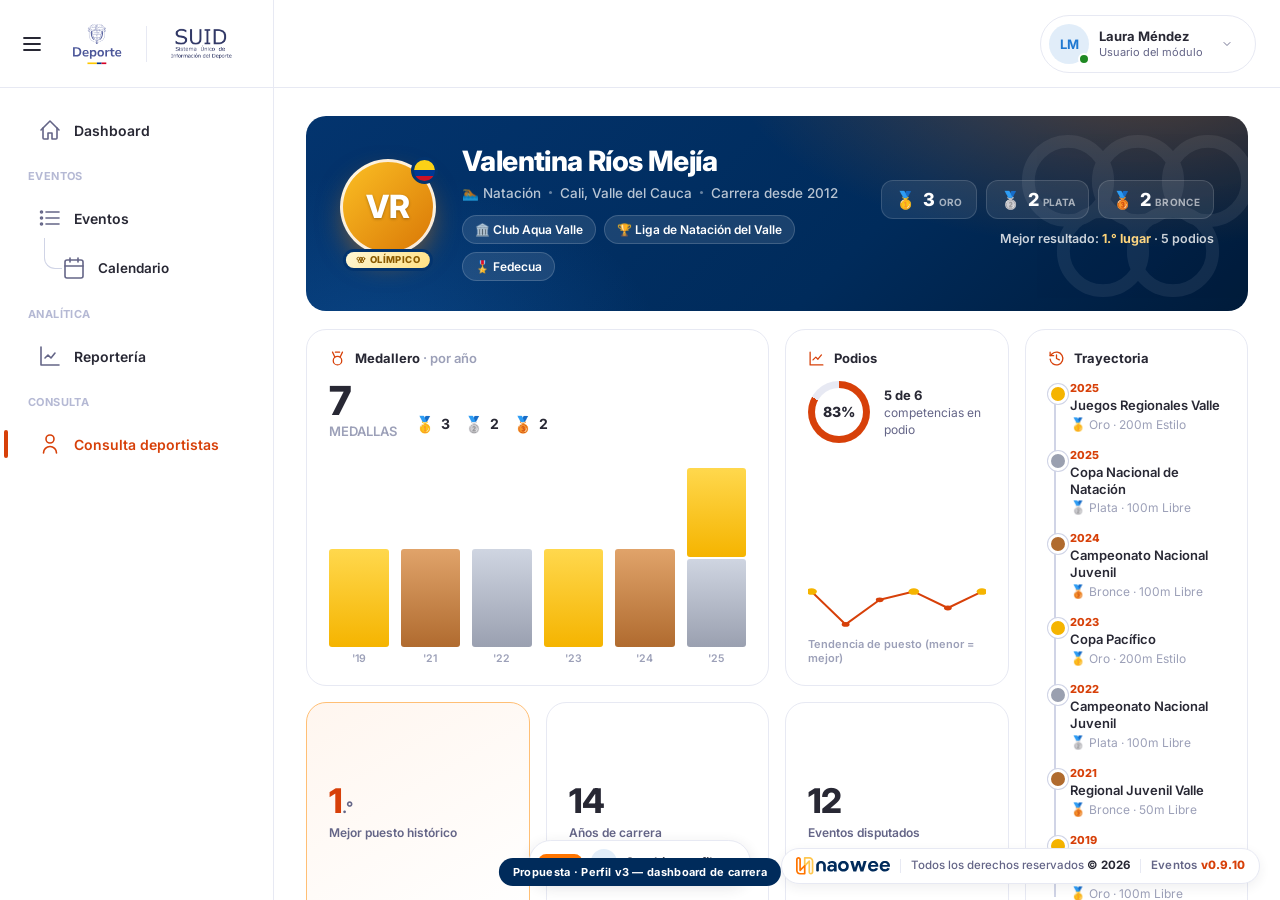
<file: perfil-v3.html>
<!DOCTYPE html>
<html lang="es">
<head>
<meta charset="utf-8">
<meta name="viewport" content="width=device-width, initial-scale=1">
<title>Perfil del deportista — Propuesta v3 (carrera)</title>

<link rel="preconnect" href="https://fonts.googleapis.com">
<link rel="preconnect" href="https://fonts.gstatic.com" crossorigin>
<link href="https://fonts.googleapis.com/css2?family=Inter:wght@400;500;600;700;800&display=swap" rel="stylesheet">

<link rel="stylesheet" href="shared/tokens.css?v=0.9.1">
<link rel="stylesheet" href="shared/shell.css?v=0.4.5">
<link rel="stylesheet" href="shared/list-components.css?v=0.9.1">
<link rel="stylesheet" href="shared/forms.css?v=0.9.3">
<link rel="stylesheet" href="shared/naowee-footer.css?v=0.9.1">
<script src="shared/naowee-footer.js?v=0.9.10" defer></script>

<style>
  /* ════════════ PERFIL v3 · "Dashboard de carrera del deportista" ════════════
     Hero premium (navy) + bento grid con medallero, podios, tendencia de
     ranking, trayectoria, biometría y próximos eventos. Misma data, layout wow. */
  .page { background: var(--surface); }
  .v3-wrap { max-width: 1200px; margin: 0 auto; display: flex; flex-direction: column; gap: 18px; }

  /* ── HERO premium (navy con glow) ── */
  .v3-hero {
    position: relative; overflow: hidden; border-radius: var(--radius-xl);
    padding: 30px 34px; color: #fff;
    background:
      radial-gradient(680px 320px at 88% -30%, rgba(255,117,0,.35), transparent 60%),
      radial-gradient(520px 360px at 8% 130%, rgba(31,120,209,.30), transparent 55%),
      linear-gradient(135deg, #03346e 0%, #002B5B 60%, #001b3a 100%);
    display: flex; align-items: center; gap: 26px; flex-wrap: wrap;
    animation: fadeInUp .5s var(--easing-smoothout) both;
  }
  .v3-hero__rings { position: absolute; right: -30px; top: -40px; width: 280px; height: 280px; opacity: .07; color: #fff; pointer-events: none; }
  .v3-hero__rings svg { width: 100%; height: 100%; }

  .v3-ava-wrap { position: relative; flex-shrink: 0; padding-bottom: 13px; }
  .v3-ava {
    width: 96px; height: 96px; border-radius: var(--radius-full);
    display: flex; align-items: center; justify-content: center;
    color: #fff; font-size: 32px; font-weight: 800; letter-spacing: .5px;
    border: 3px solid rgba(255,255,255,.85); text-shadow: 0 1px 3px rgba(0,0,0,.3);
    box-shadow: 0 12px 30px -8px rgba(var(--ava-glow,217,119,6), .7);
  }
  .v3-ava--olimpico    { background: linear-gradient(135deg,#fbbf24,#d97706); --ava-glow: 217,119,6; }
  .v3-ava--profesional { background: linear-gradient(135deg,#3b82f6,#1d4ed8); --ava-glow: 29,78,216; }
  .v3-ava--juvenil     { background: linear-gradient(135deg,#a855f7,#7c3aed); --ava-glow: 124,58,237; }
  .v3-ava--amateur     { background: linear-gradient(135deg,#94a3b8,#64748b); --ava-glow: 100,116,139; }
  .v3-flag { position: absolute; right: -2px; top: -2px; width: 27px; height: 27px; border-radius: var(--radius-full); border: 3px solid #03346e; overflow: hidden; }
  .v3-flag--co { background: linear-gradient(#FCD116 0 50%, #003893 50% 75%, #CE1126 75% 100%); }
  .v3-tier-ribbon {
    position: absolute; left: 50%; bottom: 0; transform: translateX(-50%);
    display: inline-flex; align-items: center; gap: 4px; white-space: nowrap;
    padding: 3px 10px; border-radius: var(--radius-full);
    font-size: 9.5px; font-weight: 800; letter-spacing: .4px; text-transform: uppercase; line-height: 1;
    box-shadow: 0 0 0 3px #03346e;
  }
  .v3-tier-ribbon svg { width: 10px; height: 10px; }
  .tier--olimpico    { background: linear-gradient(135deg,#fff8d6,#ffe082); color: #8a5a00; }
  .tier--profesional { background: linear-gradient(135deg,#eef5ff,#c3dcff); color: #1d4ed8; }
  .tier--juvenil     { background: linear-gradient(135deg,#f6edff,#e0c9ff); color: #7c3aed; }
  .tier--amateur     { background: linear-gradient(135deg,#f8f9fc,#e3e6f1); color: #646587; }

  .v3-hero__id { flex: 1; min-width: 250px; }
  .v3-hero__name { font-size: 28px; font-weight: 800; letter-spacing: -.6px; margin: 0; line-height: 1.1; }
  .v3-hero__sub { display: flex; align-items: center; gap: 8px; flex-wrap: wrap; margin-top: 8px; font-size: 13.5px; color: rgba(255,255,255,.72); font-weight: 500; }
  .v3-hero__sub .dot { width: 3px; height: 3px; border-radius: 50%; background: rgba(255,255,255,.4); }
  .v3-hero__chips { display: flex; gap: 8px; flex-wrap: wrap; margin-top: 14px; }
  .v3-hchip { display: inline-flex; align-items: center; gap: 6px; padding: 6px 12px; border-radius: var(--radius-full); background: rgba(255,255,255,.1); border: 1px solid rgba(255,255,255,.16); font-size: 12px; font-weight: 600; color: #fff; }

  .v3-hero__medals { display: flex; flex-direction: column; align-items: flex-end; gap: 12px; margin-left: auto; flex-shrink: 0; }
  .v3-mset { display: flex; gap: 9px; }
  .v3-mpill { display: inline-flex; align-items: center; gap: 7px; padding: 8px 13px; border-radius: var(--radius-lg); background: rgba(255,255,255,.08); border: 1px solid rgba(255,255,255,.14); }
  .v3-mpill__em { font-size: 17px; }
  .v3-mpill__n { font-size: 18px; font-weight: 800; color: #fff; }
  .v3-mpill__l { font-size: 10px; font-weight: 700; letter-spacing: .3px; text-transform: uppercase; color: rgba(255,255,255,.6); }
  .v3-best { font-size: 12.5px; color: rgba(255,255,255,.8); font-weight: 600; }
  .v3-best strong { color: #ffd479; }

  /* ── BENTO ── */
  .v3-bento { display: grid; grid-template-columns: repeat(4, 1fr); gap: 16px; grid-auto-rows: minmax(118px, auto); }
  .bento { background: var(--surface); border: 1px solid var(--border); border-radius: var(--radius-xl); padding: 20px 22px; display: flex; flex-direction: column; animation: fadeInUp .5s var(--easing-smoothout) both; }
  .bento--w2 { grid-column: span 2; }
  .bento--h2 { grid-row: span 2; }
  .bento__head { display: flex; align-items: center; gap: 9px; margin-bottom: 14px; }
  .bento__head svg { width: 17px; height: 17px; color: var(--accent); }
  .bento__title { font-size: 13px; font-weight: 700; color: var(--text-primary); }
  .bento__title span { color: var(--text-muted); font-weight: 600; }

  /* KPI tile */
  .kpi { justify-content: center; }
  .kpi__n { font-size: 34px; font-weight: 800; color: var(--text-primary); line-height: 1; letter-spacing: -1px; }
  .kpi__n small { font-size: 16px; font-weight: 700; color: var(--text-secondary); }
  .kpi__l { font-size: 12px; color: var(--text-secondary); font-weight: 600; margin-top: 7px; }
  .kpi--accent { background: linear-gradient(150deg, #fff6ef, #fff); border-color: var(--orange-border); }
  .kpi--accent .kpi__n { color: var(--accent); }

  /* Medallero: total + breakdown + bar chart */
  .med-top { display: flex; align-items: flex-end; gap: 18px; margin-bottom: 16px; }
  .med-total { font-size: 40px; font-weight: 800; line-height: 1; letter-spacing: -1.5px; color: var(--text-primary); }
  .med-total small { font-size: 13px; font-weight: 600; color: var(--text-muted); display: block; letter-spacing: 0; text-transform: uppercase; margin-top: 4px; }
  .med-break { display: flex; gap: 14px; padding-bottom: 4px; }
  .med-break div { display: flex; align-items: center; gap: 6px; font-size: 14px; font-weight: 700; color: var(--text-primary); }
  .med-break .em { font-size: 16px; }
  .mc-chart { display: flex; align-items: flex-end; gap: 12px; flex: 1; min-height: 96px; margin-top: 14px; }
  .mc-col { flex: 1; height: 100%; display: flex; flex-direction: column; justify-content: flex-end; min-width: 0; }
  .mc-barwrap { width: 100%; display: flex; }
  .mc-stack { display: flex; flex-direction: column; flex: 1; gap: 2px; }
  .mc-bar { border-radius: 3px; min-height: 6px; }
  .mc-bar--oro { background: linear-gradient(180deg,#ffd84d,#f5b400); }
  .mc-bar--plata { background: linear-gradient(180deg,#cfd5e1,#9aa0b0); }
  .mc-bar--bronce { background: linear-gradient(180deg,#e0a36a,#b06b2f); }
  .mc-year { font-size: 10.5px; font-weight: 600; color: var(--text-muted); text-align: center; margin-top: 5px; }

  /* Podios: ring + sparkline */
  .pod-ring { display: flex; align-items: center; gap: 14px; margin-bottom: 14px; }
  .pod-ring__c { width: 62px; height: 62px; border-radius: var(--radius-full); display: flex; align-items: center; justify-content: center; flex-shrink: 0; }
  .pod-ring__in { width: 48px; height: 48px; border-radius: var(--radius-full); background: var(--surface); display: flex; align-items: center; justify-content: center; font-size: 14px; font-weight: 800; color: var(--text-primary); }
  .pod-ring__t strong { display: block; font-size: 13px; color: var(--text-primary); }
  .pod-ring__t span { font-size: 12px; color: var(--text-secondary); }
  .spark { width: 100%; height: 46px; margin-top: auto; }
  .spark__cap { font-size: 11px; color: var(--text-muted); font-weight: 600; margin-top: 6px; }

  /* Trayectoria (timeline) */
  .tl { position: relative; padding-left: 22px; }
  .tl::before { content: ''; position: absolute; left: 6px; top: 4px; bottom: 4px; width: 2px; background: var(--border-dark); }
  .tl-item { position: relative; padding: 0 0 16px; }
  .tl-item:last-child { padding-bottom: 0; }
  .tl-item::before { content: ''; position: absolute; left: -22px; top: 3px; width: 14px; height: 14px; border-radius: 50%; border: 3px solid var(--surface); background: var(--accent); box-shadow: 0 0 0 1px var(--border-dark); }
  .tl-item--oro::before { background: #f5b400; } .tl-item--plata::before { background: #9aa0b0; } .tl-item--bronce::before { background: #b06b2f; }
  .tl-year { font-size: 11px; font-weight: 800; color: var(--accent); letter-spacing: .3px; }
  .tl-ev { font-size: 13px; font-weight: 600; color: var(--text-primary); margin-top: 2px; line-height: 1.3; }
  .tl-meta { font-size: 12px; color: var(--text-muted); margin-top: 2px; }
  .tl-meta .em { font-size: 13px; }

  /* Biometría tile */
  .bio-grid { display: grid; grid-template-columns: 1fr 1fr; gap: 14px; margin-top: 2px; }
  .bio-cell__l { font-size: 11px; color: var(--text-muted); font-weight: 600; }
  .bio-cell__v { font-size: 17px; font-weight: 800; color: var(--text-primary); margin-top: 2px; }

  /* Próximos eventos */
  .ev-row { display: flex; align-items: center; gap: 12px; padding: 11px 0; border-top: 1px solid var(--border); }
  .ev-row:first-of-type { border-top: none; padding-top: 2px; }
  .ev-row__em { font-size: 20px; }
  .ev-row__nm { font-size: 13px; font-weight: 700; color: var(--text-primary); display: block; }
  .ev-row__sub { font-size: 12px; color: var(--text-muted); display: block; margin-top: 1px; }
  .ev-row__st { margin-left: auto; padding: 3px 10px; border-radius: var(--radius-full); font-size: 10.5px; font-weight: 700; background: var(--green-bg); color: var(--green); flex-shrink: 0; }

  /* Reconocimiento */
  .rec-row { display: flex; align-items: center; gap: 10px; padding: 9px 0; }
  .rec-row__ico { width: 30px; height: 30px; border-radius: var(--radius-md); display: flex; align-items: center; justify-content: center; font-size: 15px; flex-shrink: 0; }
  .rec--club { background: #eef5ff; } .rec--liga { background: #e6f4e7; } .rec--fed { background: #fff3e6; }
  .rec-row__l { font-size: 10.5px; color: var(--text-muted); font-weight: 600; }
  .rec-row__v { font-size: 12.5px; font-weight: 700; color: var(--text-primary); margin-top: 1px; }

  .v3-tag { position: fixed; left: 50%; bottom: 14px; transform: translateX(-50%); z-index: 80; background: var(--azul); color: #fff; font-size: 11px; font-weight: 700; letter-spacing: .3px; padding: 7px 14px; border-radius: var(--radius-full); }

  @media (max-width: 980px) { .v3-bento { grid-template-columns: repeat(2, 1fr); } .bento--w2 { grid-column: span 2; } .bento--h2 { grid-row: span 1; } }
  @media (max-width: 640px) {
    .v3-bento { grid-template-columns: 1fr; } .bento--w2 { grid-column: span 1; }
    .v3-hero { padding: 22px; } .v3-hero__medals { margin-left: 0; align-items: flex-start; }
  }
  @media (prefers-reduced-motion: reduce) { .v3-hero, .bento, .mc-bar { animation: none !important; transition: none !important; } }
</style>
</head>
<body>

<div class="shell">
  <div id="sidebarRoot"></div>
  <div class="main">
    <header class="top-header" id="topHeader"></header>
    <div class="page">
      <div class="page-inner v3-wrap" id="v3Root"></div>
    </div>
  </div>
</div>

<span class="v3-tag">Propuesta · Perfil v3 — dashboard de carrera</span>

<script type="module">
import { mountSidebar, mountHeader, mountBackdrop, mountDemoSwitcher, getRoleFromQuery } from './shared/sidebar.js?v=0.4.5';

const I = {
  medal:'<svg viewBox="0 0 24 24" fill="none" stroke="currentColor" stroke-width="1.8" stroke-linecap="round" stroke-linejoin="round"><circle cx="12" cy="15" r="6"/><path d="M8.2 10 5 3M15.8 10 19 3M9 3h6"/></svg>',
  trophy:'<svg viewBox="0 0 24 24" fill="none" stroke="currentColor" stroke-width="1.8" stroke-linecap="round" stroke-linejoin="round"><path d="M6 9a6 6 0 0 0 12 0V3H6z"/><path d="M6 5H3v2a3 3 0 0 0 3 3M18 5h3v2a3 3 0 0 1-3 3M9 21h6M12 15v6"/></svg>',
  chart:'<svg viewBox="0 0 24 24" fill="none" stroke="currentColor" stroke-width="1.8" stroke-linecap="round" stroke-linejoin="round"><path d="M3 3v18h18"/><path d="M7 14l4-4 3 3 5-6"/></svg>',
  cal:'<svg viewBox="0 0 24 24" fill="none" stroke="currentColor" stroke-width="1.8" stroke-linecap="round" stroke-linejoin="round"><rect x="3" y="4" width="18" height="18" rx="2"/><line x1="16" y1="2" x2="16" y2="6"/><line x1="8" y1="2" x2="8" y2="6"/><line x1="3" y1="10" x2="21" y2="10"/></svg>',
  heart:'<svg viewBox="0 0 24 24" fill="none" stroke="currentColor" stroke-width="1.8" stroke-linecap="round" stroke-linejoin="round"><path d="M20.8 5.6a5.5 5.5 0 0 0-7.8 0L12 6.6l-1-1a5.5 5.5 0 0 0-7.8 7.8l1 1L12 22l7.8-7.6 1-1a5.5 5.5 0 0 0 0-7.8z"/></svg>',
  history:'<svg viewBox="0 0 24 24" fill="none" stroke="currentColor" stroke-width="1.8" stroke-linecap="round" stroke-linejoin="round"><path d="M3 3v5h5"/><path d="M3.05 13A9 9 0 1 0 6 5.3L3 8"/><path d="M12 7v5l4 2"/></svg>',
  award:'<svg viewBox="0 0 24 24" fill="none" stroke="currentColor" stroke-width="1.8" stroke-linecap="round" stroke-linejoin="round"><circle cx="12" cy="8" r="6"/><path d="M8.2 13.5 7 22l5-3 5 3-1.2-8.5"/></svg>',
  olimpico:'<svg viewBox="0 0 24 24" fill="none" stroke="currentColor" stroke-width="2.4" stroke-linecap="round"><circle cx="6" cy="9" r="3.4"/><circle cx="12" cy="9" r="3.4"/><circle cx="18" cy="9" r="3.4"/><circle cx="9" cy="15" r="3.4"/><circle cx="15" cy="15" r="3.4"/></svg>',
  ringsBig:'<svg viewBox="0 0 24 24" fill="none" stroke="currentColor" stroke-width="1.1"><circle cx="6" cy="9" r="3.4"/><circle cx="12" cy="9" r="3.4"/><circle cx="18" cy="9" r="3.4"/><circle cx="9" cy="15" r="3.4"/><circle cx="15" cy="15" r="3.4"/></svg>'
};
const MED_EM = { Oro:'🥇', Plata:'🥈', Bronce:'🥉' };

/* ── Misma deportista (Valentina) con carrera enriquecida para el dashboard ── */
const A = {
  nombre:'Valentina', apellido:'Ríos', segApellido:'Mejía', avatar:'VR',
  tier:'olimpico', tierLabel:'Olímpico', deporteEmoji:'🏊', deporte:'Natación',
  doc:'CC 1.032.987.456', nacimiento:'14 mar 1998', edad:28, nacionalidad:{pais:'Colombia', iso:'co'},
  club:'Club Aqua Valle', liga:'Liga de Natación del Valle', federacion:'Fedecua',
  desde:2012, ubicacion:'Cali, Valle del Cauca',
  biometria:{ altura:'168 cm', peso:'61 kg', sangre:'O+', imc:'21.6' },
  // Medallas a lo largo de la carrera (por año)
  medallas:[
    { anio:2019, medalla:'Oro',    evento:'Festival Infantil de Natación', prueba:'100m Libre' },
    { anio:2021, medalla:'Bronce', evento:'Regional Juvenil Valle',         prueba:'50m Libre' },
    { anio:2022, medalla:'Plata',  evento:'Campeonato Nacional Juvenil',    prueba:'100m Libre' },
    { anio:2023, medalla:'Oro',    evento:'Copa Pacífico',                  prueba:'200m Estilo' },
    { anio:2024, medalla:'Bronce', evento:'Campeonato Nacional Juvenil',    prueba:'100m Libre' },
    { anio:2025, medalla:'Oro',    evento:'Juegos Regionales Valle',        prueba:'200m Estilo' },
    { anio:2025, medalla:'Plata',  evento:'Copa Nacional de Natación',      prueba:'100m Libre' }
  ],
  // Mejor puesto por año (tendencia de ranking)
  ranking:[ {anio:2019,pos:1}, {anio:2021,pos:5}, {anio:2022,pos:2}, {anio:2023,pos:1}, {anio:2024,pos:3}, {anio:2025,pos:1} ],
  eventosTotales:12,
  proximos:[
    { evento:'Copa Colombia Deportes Acuáticos 2026', prueba:'100m Libre', fecha:'20 feb 2026' },
    { evento:'Festival Deportivo SUID 2026',          prueba:'50m Libre',  fecha:'15 may 2026' }
  ]
};

const cuenta = (k) => A.medallas.filter(m => m.medalla === k).length;
const totalMed = A.medallas.length;
const mejorPuesto = Math.min(...A.ranking.map(r => r.pos));
const podios = A.ranking.filter(r => r.pos <= 3).length;
const pctPodios = Math.round(podios / A.ranking.length * 100);
const aniosCarrera = 2026 - A.desde;

function medalsByYear() {
  const map = {};
  A.medallas.forEach(m => { (map[m.anio] ||= {Oro:0,Plata:0,Bronce:0}); map[m.anio][m.medalla]++; });
  return Object.keys(map).sort().map(a => ({ anio:+a, ...map[a], total: map[a].Oro+map[a].Plata+map[a].Bronce }));
}

/* ── Gráfica de medallas por año (barras apiladas en CSS) ── */
function barChart() {
  const data = medalsByYear();
  const max = Math.max(...data.map(d => d.total), 1);
  const seg = (cls, n) => n ? `<div class="mc-bar mc-bar--${cls}" style="flex:${n}"></div>` : '';
  return `<div class="mc-chart">${data.map(d => `
    <div class="mc-col">
      <div class="mc-barwrap" style="height:${(d.total / max * 100).toFixed(1)}%">
        <div class="mc-stack">${seg('oro',d.Oro)}${seg('plata',d.Plata)}${seg('bronce',d.Bronce)}</div>
      </div>
      <div class="mc-year">'${String(d.anio).slice(2)}</div>
    </div>`).join('')}</div>`;
}

/* ── Sparkline de tendencia de ranking (menor puesto = más arriba) ── */
function sparkline() {
  const r = A.ranking; const n = r.length;
  const maxPos = Math.max(...r.map(p => p.pos));
  const x = i => (i/(n-1))*96 + 2;
  const y = pos => ((pos-1)/(Math.max(maxPos-1,1)))*30 + 6;
  const pts = r.map((p,i) => `${x(i).toFixed(1)},${y(p.pos).toFixed(1)}`).join(' ');
  const dots = r.map((p,i) => `<circle cx="${x(i).toFixed(1)}" cy="${y(p.pos).toFixed(1)}" r="${p.pos===1?3:2.2}" fill="${p.pos===1?'#f5b400':'#d74009'}"/>`).join('');
  return `<svg class="spark" viewBox="0 0 100 42" preserveAspectRatio="none">
    <polyline points="${pts}" fill="none" stroke="#d74009" stroke-width="2" stroke-linecap="round" stroke-linejoin="round" vector-effect="non-scaling-stroke"/>
    ${dots}
  </svg>`;
}

function timelineHTML() {
  const items = [...A.medallas].sort((a,b) => b.anio - a.anio);
  return `<div class="tl">${items.map(m => `
    <div class="tl-item tl-item--${m.medalla.toLowerCase()}">
      <div class="tl-year">${m.anio}</div>
      <div class="tl-ev">${m.evento}</div>
      <div class="tl-meta"><span class="em">${MED_EM[m.medalla]}</span> ${m.medalla} · ${m.prueba}</div>
    </div>`).join('')}</div>`;
}

function render() {
  const degPod = Math.round(pctPodios * 3.6);
  document.getElementById('v3Root').innerHTML = `
    <section class="v3-hero">
      <div class="v3-hero__rings">${I.ringsBig}</div>
      <div class="v3-ava-wrap">
        <div class="v3-ava v3-ava--${A.tier}">${A.avatar}</div>
        <span class="v3-flag v3-flag--${A.nacionalidad.iso}" title="${A.nacionalidad.pais}"></span>
        <span class="v3-tier-ribbon tier--${A.tier}">${I.olimpico} ${A.tierLabel}</span>
      </div>
      <div class="v3-hero__id">
        <h1 class="v3-hero__name">${A.nombre} ${A.apellido} ${A.segApellido}</h1>
        <div class="v3-hero__sub">
          <span>${A.deporteEmoji} ${A.deporte}</span><span class="dot"></span>
          <span>${A.ubicacion}</span><span class="dot"></span>
          <span>Carrera desde ${A.desde}</span>
        </div>
        <div class="v3-hero__chips">
          <span class="v3-hchip">🏛️ ${A.club}</span>
          <span class="v3-hchip">🏆 ${A.liga}</span>
          <span class="v3-hchip">🎖️ ${A.federacion}</span>
        </div>
      </div>
      <div class="v3-hero__medals">
        <div class="v3-mset">
          <div class="v3-mpill"><span class="v3-mpill__em">🥇</span><span><span class="v3-mpill__n">${cuenta('Oro')}</span> <span class="v3-mpill__l">Oro</span></span></div>
          <div class="v3-mpill"><span class="v3-mpill__em">🥈</span><span><span class="v3-mpill__n">${cuenta('Plata')}</span> <span class="v3-mpill__l">Plata</span></span></div>
          <div class="v3-mpill"><span class="v3-mpill__em">🥉</span><span><span class="v3-mpill__n">${cuenta('Bronce')}</span> <span class="v3-mpill__l">Bronce</span></span></div>
        </div>
        <div class="v3-best">Mejor resultado: <strong>${mejorPuesto}.° lugar</strong> · ${podios} podios</div>
      </div>
    </section>

    <div class="v3-bento">
      <div class="bento bento--w2" style="animation-delay:.04s">
        <div class="bento__head">${I.medal}<span class="bento__title">Medallero <span>· por año</span></span></div>
        <div class="med-top">
          <div class="med-total">${totalMed}<small>Medallas</small></div>
          <div class="med-break">
            <div><span class="em">🥇</span>${cuenta('Oro')}</div>
            <div><span class="em">🥈</span>${cuenta('Plata')}</div>
            <div><span class="em">🥉</span>${cuenta('Bronce')}</div>
          </div>
        </div>
        ${barChart()}
      </div>

      <div class="bento" style="animation-delay:.08s">
        <div class="bento__head">${I.chart}<span class="bento__title">Podios</span></div>
        <div class="pod-ring">
          <div class="pod-ring__c" style="background:conic-gradient(var(--accent) ${degPod}deg, var(--border) ${degPod}deg)"><div class="pod-ring__in">${pctPodios}%</div></div>
          <div class="pod-ring__t"><strong>${podios} de ${A.ranking.length}</strong><span>competencias en podio</span></div>
        </div>
        ${sparkline()}
        <div class="spark__cap">Tendencia de puesto (menor = mejor)</div>
      </div>

      <div class="bento bento--h2" style="animation-delay:.12s">
        <div class="bento__head">${I.history}<span class="bento__title">Trayectoria</span></div>
        ${timelineHTML()}
      </div>

      <div class="bento kpi kpi--accent" style="animation-delay:.16s">
        <div class="kpi__n">${mejorPuesto}<small>.°</small></div>
        <div class="kpi__l">Mejor puesto histórico</div>
      </div>
      <div class="bento kpi" style="animation-delay:.2s">
        <div class="kpi__n">${aniosCarrera}</div>
        <div class="kpi__l">Años de carrera</div>
      </div>
      <div class="bento kpi" style="animation-delay:.24s">
        <div class="kpi__n">${A.eventosTotales}</div>
        <div class="kpi__l">Eventos disputados</div>
      </div>

      <div class="bento" style="animation-delay:.28s">
        <div class="bento__head">${I.heart}<span class="bento__title">Biometría</span></div>
        <div class="bio-grid">
          <div class="bio-cell"><div class="bio-cell__l">Altura</div><div class="bio-cell__v">${A.biometria.altura}</div></div>
          <div class="bio-cell"><div class="bio-cell__l">Peso</div><div class="bio-cell__v">${A.biometria.peso}</div></div>
          <div class="bio-cell"><div class="bio-cell__l">Sangre</div><div class="bio-cell__v">${A.biometria.sangre}</div></div>
          <div class="bio-cell"><div class="bio-cell__l">IMC</div><div class="bio-cell__v">${A.biometria.imc}</div></div>
        </div>
      </div>

      <div class="bento bento--w2" style="animation-delay:.32s">
        <div class="bento__head">${I.cal}<span class="bento__title">Próximos eventos</span></div>
        ${A.proximos.map(e => `<div class="ev-row"><span class="ev-row__em">${A.deporteEmoji}</span><span style="flex:1"><span class="ev-row__nm">${e.evento}</span><span class="ev-row__sub">${e.prueba} · ${e.fecha}</span></span><span class="ev-row__st">Activo</span></div>`).join('')}
      </div>

      <div class="bento" style="animation-delay:.36s">
        <div class="bento__head">${I.award}<span class="bento__title">Reconocimiento</span></div>
        <div class="rec-row"><span class="rec-row__ico rec--club">🏛️</span><span><span class="rec-row__l">Club</span><span class="rec-row__v">${A.club}</span></span></div>
        <div class="rec-row"><span class="rec-row__ico rec--liga">🏆</span><span><span class="rec-row__l">Liga</span><span class="rec-row__v">${A.liga}</span></span></div>
        <div class="rec-row"><span class="rec-row__ico rec--fed">🎖️</span><span><span class="rec-row__l">Federación</span><span class="rec-row__v">${A.federacion}</span></span></div>
      </div>
    </div>
  `;
}

/* ── Shell ── */
const roleCode = getRoleFromQuery();
const { role } = mountSidebar({ rootEl: document.getElementById('sidebarRoot'), roleCode, activeId: 'perfil' });
mountHeader({ headerEl: document.getElementById('topHeader'), role });
mountBackdrop();
mountDemoSwitcher({ roleCode });
document.title = `Perfil v3 · ${A.nombre} ${A.apellido}`;
render();
</script>

</body>
</html>
</file>
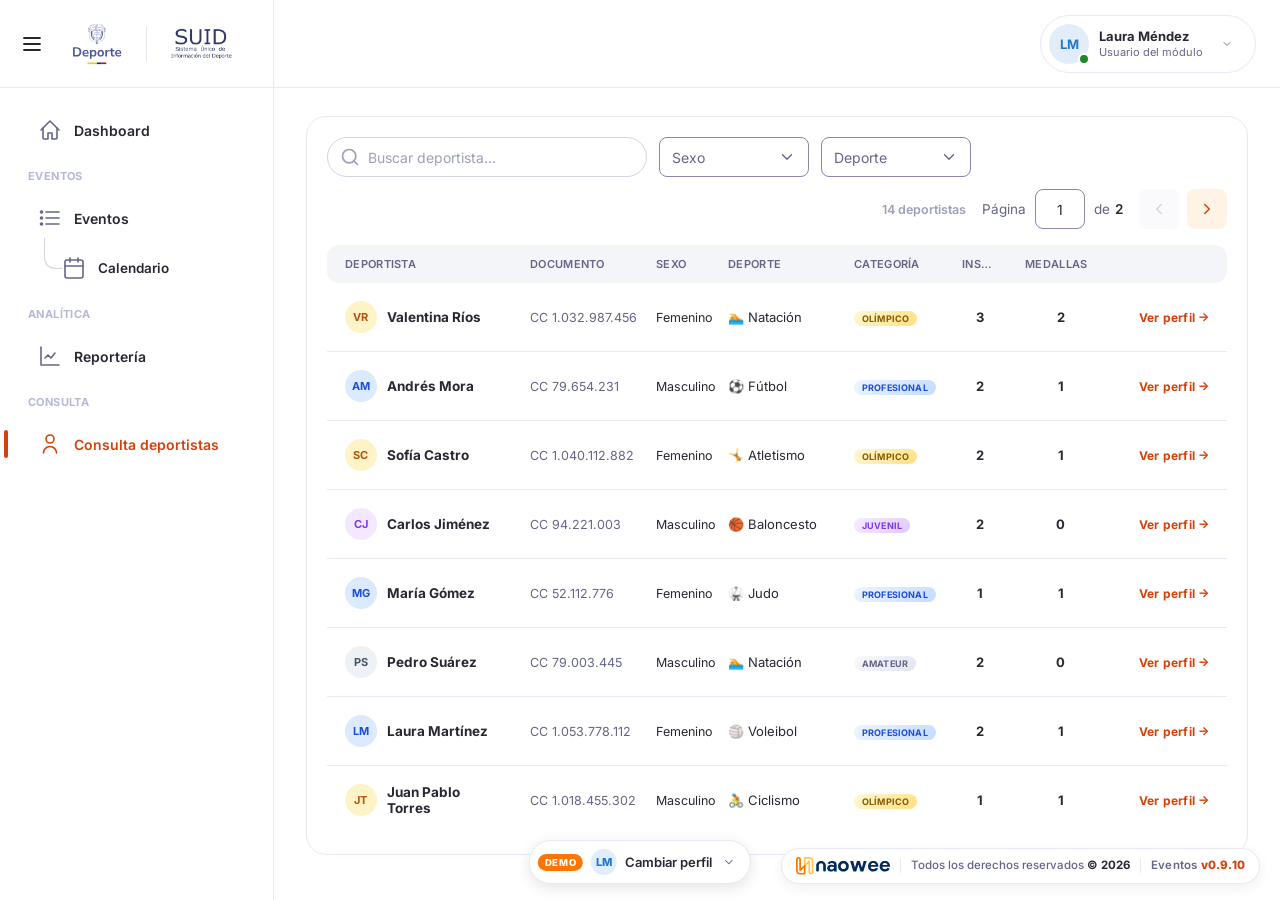
<file: perfil.html>
<!DOCTYPE html>
<html lang="es">
<head>
<meta charset="utf-8">
<meta name="viewport" content="width=device-width, initial-scale=1">
<title>Naowee Eventos — Perfil del deportista</title>

<link rel="preconnect" href="https://fonts.googleapis.com">
<link rel="preconnect" href="https://fonts.gstatic.com" crossorigin>
<link href="https://fonts.googleapis.com/css2?family=Inter:wght@400;500;600;700;800&display=swap" rel="stylesheet">

<link rel="stylesheet" href="shared/tokens.css?v=0.9.1">
<link rel="stylesheet" href="shared/shell.css?v=0.4.5">
<link rel="stylesheet" href="shared/list-components.css?v=0.9.1">
<link rel="stylesheet" href="shared/forms.css?v=0.9.3">
<link rel="stylesheet" href="shared/naowee-footer.css?v=0.9.1">
<script src="shared/naowee-footer.js?v=0.9.10" defer></script>

<style>
  /* ═══════════════════════════════════════════════════════════════
     PERFIL DEL DEPORTISTA — Solo lectura. Todos los roles.
     v1.2.0
     ═══════════════════════════════════════════════════════════════ */


  /* ── Historial: card unificada con tabs canónicas ── */
  /* La card usa .naowee-table-card (padding 20px + gap 16px en columna). */
  /* bleed (divider de borde a borde) + padding → el hover de los tabs no queda pegado a los bordes */
  .hist-tabs { margin: 0 -20px; padding: 0 12px; }
  .hist-panel { animation: fadeIn .25s var(--easing-smoothout) both; }
  .hist-panel[hidden] { display: none; }
  @media (max-width: 600px) {
    .hist-tabs .naowee-tab { font-size: 12.5px; gap: 5px; padding: 0 8px; }
    .hist-tabs .naowee-tab svg { width: 15px; height: 15px; }
    .hist-tabs .naowee-tab__count { display: none; }
  }
  /* ── Perfil header card ── */
  .perfil-header {
    background: var(--surface); border: 1px solid var(--border);
    border-radius: var(--radius-xl); padding: 24px 28px;
    margin-bottom: 22px; animation: fadeInUp .35s var(--easing-smoothout) both;
    display: flex; align-items: flex-start; gap: 20px; flex-wrap: wrap;
  }

  /* ── Separación entre table-cards del perfil ── */
  #perfilContent .naowee-table-card { margin-bottom: 20px; }
  #perfilContent .naowee-table-card:last-child { margin-bottom: 0; }
  /* Avatar redondo grande con glow naranja — replicado de incentivos */
  .perfil-avatar {
    --ava-glow: 215,64,9;
    width: 84px; height: 84px; border-radius: 50%;
    background: linear-gradient(135deg, #FF7500, #d74009);
    display: flex; align-items: center; justify-content: center;
    color: #fff; font-size: 28px; font-weight: 800; flex-shrink: 0;
    border: 3px solid #fff; text-shadow: 0 1px 2px rgba(0,0,0,.20);
    box-shadow:
      0 0 0 1px var(--border, #e7e9f3),
      0 10px 28px rgba(var(--ava-glow), .30),
      0 2px 6px rgba(var(--ava-glow), .18);
  }
  /* Color del avatar según nivel deportivo (contrasta con su badge de nivel) */
  .perfil-avatar--olimpico    { background: linear-gradient(135deg,#f59e0b,#d97706); --ava-glow: 217,119,6; }
  .perfil-avatar--profesional { background: linear-gradient(135deg,#3b82f6,#1d4ed8); --ava-glow: 29,78,216; }
  .perfil-avatar--juvenil     { background: linear-gradient(135deg,#a855f7,#7c3aed); --ava-glow: 124,58,237; }
  .perfil-avatar--amateur     { background: linear-gradient(135deg,#94a3b8,#64748b); --ava-glow: 100,116,139; }
  /* Badge de categoría superpuesto en la base del thumbnail (estilo ribbon) */
  .perfil-avatar-wrap { position: relative; flex-shrink: 0; padding-bottom: 11px; }
  .perfil-avatar__tier {
    position: absolute; left: 50%; bottom: 0; transform: translateX(-50%);
    white-space: nowrap; gap: 4px; padding: 3px 8px; font-size: 9.5px;
    box-shadow: 0 0 0 3px var(--surface);
  }
  .perfil-avatar__tier svg { width: 10px; height: 10px; }
  .perfil-header__info { flex: 1; min-width: 200px; }
  .perfil-header__name { font-size: 22px; font-weight: 800; letter-spacing: -.3px; color: var(--text-primary); margin: 0 0 4px; }
  .perfil-header__doc { font-size: 13px; color: var(--text-secondary); margin: 0 0 10px; }
  .perfil-header__badges { display: flex; flex-wrap: wrap; gap: 8px; }
  .perfil-badge {
    display: inline-flex; align-items: center; gap: 6px;
    padding: 5px 12px; border-radius: var(--radius-full);
    font-size: 11.5px; font-weight: 700; letter-spacing: .25px;
    line-height: 1;
  }
  .perfil-badge--deporte { color: var(--text-secondary); background: #eceef4; }
  .perfil-badge--club { color: #1d4ed8; background: #eef5ff; }
  .perfil-badge--liga { color: #1f8923; background: #e6f4e7; }
  .perfil-badge--federacion { color: #d74009; background: #fff3e6; }

  /* ═════ Tier badge (copiado 1:1 de incentivos) ═════ */
  .profile-tag {
    display: inline-flex; align-items: center; gap: 4px;
    padding: 3px 8px; border-radius: 9999px;
    font-size: 9px; font-weight: 700;
    letter-spacing: .15px; text-transform: uppercase;
    line-height: 1;
  }
  .profile-tag svg { width: 10px; height: 10px; flex-shrink: 0; }
  .profile-tag--amateur { background: linear-gradient(135deg,#f8f9fc,#e3e6f1); color: #646587; }
  .profile-tag--profesional { background: linear-gradient(135deg,#eef5ff,#c3dcff); color: #1d4ed8; }
  .profile-tag--olimpico { background: linear-gradient(135deg,#fff8d6,#ffe082); color: #8a5a00; }
  .profile-tag--juvenil { background: linear-gradient(135deg,#f6edff,#e0c9ff); color: #7c3aed; }

  /* Stack derecho: counters + medal-strip */
  .perfil-side {
    display: flex; flex-direction: column; align-items: flex-end; gap: 10px;
    flex-shrink: 0; margin-left: auto;
  }
  /* Stats de resumen */
  .perfil-stats {
    display: flex; gap: 8px; flex-wrap: wrap;
    align-items: center;
  }
  .perfil-stat {
    text-align: center; padding: 10px 16px;
    background: var(--bg-soft); border-radius: var(--radius-lg);
    min-width: 68px;
  }
  .perfil-stat__val { font-size: 22px; font-weight: 800; color: var(--text-primary); line-height: 1; }
  .perfil-stat__lbl { font-size: 11px; color: var(--text-muted); margin-top: 3px; font-weight: 600; text-transform: uppercase; letter-spacing: .4px; }

  /* ═════ Medal strip — copiado de incentivos ═════ */
  .medal-strip {
    display: flex; align-items: center; gap: 8px;
    padding: 6px 10px 6px 6px;
    background: linear-gradient(180deg, #fff, #fafbfd);
    border: 1px solid var(--border, #e7e9f3);
    border-radius: 9999px;
  }
  .medal-strip__items { display: flex; align-items: center; }
  .medal-strip__chip {
    width: 26px; height: 26px; border-radius: 50%; flex-shrink: 0;
    display: inline-flex; align-items: center; justify-content: center;
    font-size: 13px; line-height: 1;
    border: 2px solid #fff; margin-left: -8px;
    box-shadow: 0 1px 2px rgba(40,40,52,.1);
    cursor: default; position: relative;
  }
  .medal-strip__chip:first-child { margin-left: 0; }
  .medal-strip__chip--oro   { background: linear-gradient(135deg,#fff8d6,#f5b400); color: #8a5a00; }
  .medal-strip__chip--plata { background: linear-gradient(135deg,#f1f3f7,#9aa0b0); color: #3b3f4e; }
  .medal-strip__chip--bronce{ background: linear-gradient(135deg,#f6d4a8,#b06b2f); color: #5b3217; }
  .medal-strip__chip--more  { background: #f5f6fa; color: #646587; font-size: 10.5px; font-weight: 700; }
  .medal-strip__count {
    font-size: 11px; font-weight: 700; color: var(--text-secondary, #646587);
    letter-spacing: .3px; text-transform: uppercase; padding-left: 2px;
  }
  .medal-strip__count strong { color: var(--text-primary, #282834); font-weight: 700; }
  .medal-strip__empty { font-size: 11px; color: #9c9ebf; font-style: italic; padding: 4px 4px 4px 8px; }
  .medal-strip__chip[title] { cursor: help; }

  /* .medal-ico y rank helpers */
  .medal-ico { font-size: 16px; }
  .rank-val { font-size: 15px; font-weight: 700; color: var(--text-primary); }

  /* ── Focus-visible canónico ── */
  button:focus-visible,
  [tabindex]:focus-visible {
    outline: none;
    box-shadow: 0 0 0 3px rgba(215,64,9,.18);
  }

  /* ── Empty-state dentro de table-card (secciones vacías) ── */
  .tc-empty-state {
    padding: 40px 24px 36px; text-align: center;
  }
  .tc-empty-state .empty-state__icon {
    width: 48px; height: 48px; margin: 0 auto 14px;
    background: var(--bg-soft); border-radius: var(--radius-full);
    display: flex; align-items: center; justify-content: center;
    color: var(--text-muted);
  }
  .tc-empty-state .empty-state__icon svg { width: 24px; height: 24px; }
  .tc-empty-state .empty-state__title { font-size: 14px; font-weight: 700; color: var(--text-primary); margin: 0 0 6px; }
  .tc-empty-state .empty-state__desc { font-size: 12.5px; color: var(--text-secondary); margin: 0 auto; max-width: 320px; }

  /* ── Stacked cards móvil en .naowee-table--in-card ── */
  @media (max-width: 640px) {
    .naowee-table--in-card thead { display: none; }
    .naowee-table--in-card tbody tr {
      display: block;
      padding: 12px 18px;
      border-bottom: 1px solid var(--border);
    }
    .naowee-table--in-card tbody tr:last-child { border-bottom: none; }
    .naowee-table--in-card tbody td {
      display: flex;
      align-items: baseline;
      gap: 8px;
      padding: 3px 0;
      border: none;
      font-size: 13px;
    }
    .naowee-table--in-card tbody td::before {
      content: attr(data-label);
      font-size: 10px;
      font-weight: 700;
      text-transform: uppercase;
      letter-spacing: .4px;
      color: var(--text-muted);
      white-space: nowrap;
      min-width: 80px;
      flex-shrink: 0;
    }
    .naowee-table--in-card tbody tr:hover { background: transparent; }
  }

  /* ── Responsive ≤700px: toolbar apila ── */
  @media (max-width: 700px) {
    .perfil-toolbar { flex-direction: column; align-items: stretch; }
    .perfil-toolbar__search { max-width: none; width: 100%; }
    .perfil-toolbar__filters { width: 100%; }
    .perfil-toolbar .naowee-dropdown { flex: 1; width: auto; min-width: 120px; }
    .perfil-header { gap: 14px; }
    .perfil-side { margin-left: 0; align-items: flex-start; }
    .perfil-stats { margin-left: 0; }
  }

  /* ── Responsive ≤600px ── */
  @media (max-width: 600px) {
    .perfil-header { flex-direction: column; gap: 12px; }
    .perfil-stats { margin-left: 0; width: 100%; justify-content: flex-start; }
  }

  @keyframes fadeInUp {
    from { opacity: 0; transform: translateY(16px); }
    to   { opacity: 1; transform: translateY(0); }
  }

  @media (prefers-reduced-motion: reduce) {
    .perfil-header, .naowee-table-card { animation: none !important; }
  }

  /* ── Directorio de deportistas ── */
  #directorio { animation: fadeInUp .35s var(--easing-smoothout) both; }
  /* Toolbar canónica: searchbox + filtros (izq) · contador + paginador (der) */
  .dir-toolbar {
    display: flex; align-items: center; gap: 12px; flex-wrap: wrap;
  }
  .dir-toolbar__search { flex: 1 1 240px; max-width: 320px; min-width: 200px; }
  .dir-toolbar .naowee-dropdown { width: 150px; flex-shrink: 0; }
  .dir-toolbar__right {
    display: flex; align-items: center; gap: 16px;
    margin-left: auto; flex-wrap: wrap;
  }
  .dir-toolbar__right .toolbar__count { margin-left: 0; }
  .toolbar__count {
    font-size: 12.5px; font-weight: 600;
    color: var(--text-muted); white-space: nowrap;
  }

  /* Celda deportista: avatar + texto */
  .dir-ava {
    width: 32px; height: 32px; border-radius: 50%; flex-shrink: 0;
    display: inline-flex; align-items: center; justify-content: center;
    font-size: 11px; font-weight: 700; letter-spacing: .2px; line-height: 1;
    background: color-mix(in srgb, var(--accent) 14%, #fff);
    color: var(--accent);
  }
  /* Color por nivel deportivo — mismo hue que el badge de nivel y el avatar del perfil */
  .dir-ava--olimpico    { background:#fef3c7; color:#b45309; }
  .dir-ava--profesional { background:#dbeafe; color:#1d4ed8; }
  .dir-ava--juvenil     { background:#f3e8ff; color:#7c3aed; }
  .dir-ava--amateur     { background:#eef1f6; color:#475569; }
  .dir-cell-deportista {
    display: flex; align-items: center; gap: 10px;
  }
  .dir-cell-deportista__text { display: flex; flex-direction: column; gap: 1px; }
  .dir-cell-deportista__nombre { font-size: 13.5px; font-weight: 700; color: var(--text-primary); }

  /* Botón volver */
  #volverDir { margin-bottom: 16px; }

  @media (max-width: 720px) {
    .dir-toolbar__search { max-width: none; flex-basis: 100%; }
    .dir-toolbar__right { width: 100%; justify-content: space-between; margin-left: 0; }
  }
  @media (max-width: 600px) {
    .dir-toolbar .naowee-dropdown { width: auto; flex: 1 1 120px; min-width: 120px; }
  }
</style>
</head>
<body>

<div class="shell">
  <div id="sidebarRoot"></div>
  <div class="main">
    <header class="top-header" id="topHeader"></header>
    <div class="page">
      <div class="page-inner" id="perfilPage">

        <!-- Directorio de deportistas (vista por defecto) -->
        <div id="directorio">
          <div class="naowee-table-card">
            <!-- Toolbar única: searchbox + filtros + contador + paginador canónico -->
            <div class="dir-toolbar">
              <div class="naowee-searchbox naowee-searchbox--medium dir-toolbar__search" id="deportistaSearchbox">
                <div class="naowee-searchbox__input-wrap">
                  <span class="naowee-searchbox__icon"><svg viewBox="0 0 24 24" fill="none" stroke="currentColor" stroke-width="2" stroke-linecap="round" stroke-linejoin="round"><circle cx="11" cy="11" r="8"/><line x1="21" y1="21" x2="16.65" y2="16.65"/></svg></span>
                  <input id="deportistaInput" type="text" class="naowee-searchbox__input" placeholder="Buscar deportista…" autocomplete="off" spellcheck="false">
                  <button class="naowee-searchbox__clear" id="deportistaClear" type="button" aria-label="Limpiar búsqueda" style="display:none"><svg viewBox="0 0 24 24" fill="none" stroke="currentColor" stroke-width="2.2" stroke-linecap="round" stroke-linejoin="round"><line x1="18" y1="6" x2="6" y2="18"/><line x1="6" y1="6" x2="18" y2="18"/></svg></button>
                </div>
              </div>
              <div class="naowee-dropdown naowee-dropdown--medium" data-dd="dirSexo" data-sheet-title="Sexo">
                <button type="button" class="naowee-dropdown__trigger" aria-haspopup="listbox" aria-label="Filtrar por sexo">
                  <span class="naowee-dropdown__value is-placeholder" data-dd-val>Sexo</span>
                  <span class="naowee-dropdown__chevron"><svg viewBox="0 0 24 24" fill="none" stroke="currentColor" stroke-width="1.8" stroke-linecap="round" stroke-linejoin="round"><polyline points="6 9 12 15 18 9"/></svg></span>
                </button>
                <div class="naowee-dropdown__menu" role="listbox"></div>
              </div>
              <div class="naowee-dropdown naowee-dropdown--medium" data-dd="dirDeporte" data-sheet-title="Deporte">
                <button type="button" class="naowee-dropdown__trigger" aria-haspopup="listbox" aria-label="Filtrar por deporte">
                  <span class="naowee-dropdown__value is-placeholder" data-dd-val>Deporte</span>
                  <span class="naowee-dropdown__chevron"><svg viewBox="0 0 24 24" fill="none" stroke="currentColor" stroke-width="1.8" stroke-linecap="round" stroke-linejoin="round"><polyline points="6 9 12 15 18 9"/></svg></span>
                </button>
                <div class="naowee-dropdown__menu" role="listbox"></div>
              </div>
              <div class="dir-toolbar__right">
                <span class="toolbar__count" id="dirCount"></span>
                <nav class="naowee-pagination" id="dirPager" aria-label="Paginación"></nav>
              </div>
            </div>
            <div class="naowee-table-card__table-wrap">
              <table class="naowee-table--in-card">
                <colgroup>
                  <col style="width:21%"><col style="width:14%"><col style="width:8%"><col style="width:14%"><col style="width:12%"><col style="width:7%"><col style="width:11%"><col style="width:13%">
                </colgroup>
                <thead>
                  <tr>
                    <th>Deportista</th>
                    <th>Documento</th>
                    <th>Sexo</th>
                    <th>Deporte</th>
                    <th>Categoría</th>
                    <th>Inscr.</th>
                    <th>Medallas</th>
                    <th></th>
                  </tr>
                </thead>
                <tbody id="dirBody"></tbody>
              </table>
            </div>
          </div>
        </div>

        <!-- Contenido del perfil (se muestra al seleccionar) -->
        <div id="perfilContent" style="display:none">

          <!-- Volver al directorio -->
          <button class="naowee-btn naowee-btn--link naowee-btn--sm" id="volverDir" type="button">
            <svg viewBox="0 0 24 24" fill="none" stroke="currentColor" stroke-width="2" stroke-linecap="round" stroke-linejoin="round" style="width:14px;height:14px;margin-right:4px"><polyline points="15 18 9 12 15 6"/></svg>
            Volver al directorio
          </button>

          <!-- Header del deportista -->
          <div class="perfil-header" id="perfilHeaderCard"></div>

          <!-- Historial unificado: tabs canónicas + tabla -->
          <div class="naowee-table-card hist-card" id="historialCard">

            <!-- Tabs canónicas (proporcional, divider de borde a borde) -->
            <div class="naowee-tabs naowee-tabs--proportional hist-tabs" id="histTabs" role="tablist" aria-label="Secciones del historial">
              <button class="naowee-tab naowee-tab--selected" data-tab="inscripciones" type="button" role="tab" aria-selected="true">
                <svg viewBox="0 0 24 24" fill="none" stroke="currentColor" stroke-width="1.6" stroke-linecap="round" stroke-linejoin="round"><path d="M2 9V5a2 2 0 0 1 2-2h16a2 2 0 0 1 2 2v4a2 2 0 0 0 0 4v4a2 2 0 0 1-2 2H4a2 2 0 0 1-2-2v-4a2 2 0 0 0 0-4z"/><line x1="12" y1="3" x2="12" y2="21" stroke-dasharray="2 2"/></svg>
                <span>Inscripciones</span><span class="naowee-tab__count" id="tabCountInscripciones">0</span>
              </button>
              <button class="naowee-tab" data-tab="resultados" type="button" role="tab" aria-selected="false">
                <svg viewBox="0 0 24 24" fill="none" stroke="currentColor" stroke-width="1.6" stroke-linecap="round" stroke-linejoin="round"><line x1="4" y1="20" x2="4" y2="10"/><line x1="12" y1="20" x2="12" y2="4"/><line x1="20" y1="20" x2="20" y2="14"/></svg>
                <span>Resultados</span><span class="naowee-tab__count" id="tabCountResultados">0</span>
              </button>
              <button class="naowee-tab" data-tab="medalleria" type="button" role="tab" aria-selected="false">
                <svg viewBox="0 0 24 24" fill="none" stroke="currentColor" stroke-width="1.6" stroke-linecap="round" stroke-linejoin="round"><circle cx="12" cy="15" r="6"/><path d="M12 12v3l2 1"/><path d="M8.5 9.5L6 3M15.5 9.5L18 3"/></svg>
                <span>Medallería</span><span class="naowee-tab__count" id="tabCountMedalleria">0</span>
              </button>
            </div>

            <!-- Panel: Inscripciones -->
            <div class="hist-panel" id="panelInscripciones" role="tabpanel">
              <div class="naowee-table-card__table-wrap">
                <table class="naowee-table--in-card" id="tablaInscripciones">
                  <colgroup><col style="width:38%"><col style="width:28%"><col style="width:18%"><col style="width:16%"></colgroup>
                  <thead><tr><th>Evento</th><th>Deporte · Prueba</th><th>Fecha</th><th>Estado</th></tr></thead>
                  <tbody id="bodyInscripciones"></tbody>
                </table>
              </div>
            </div>

            <!-- Panel: Resultados -->
            <div class="hist-panel" id="panelResultados" role="tabpanel" hidden>
              <div class="naowee-table-card__table-wrap">
                <table class="naowee-table--in-card" id="tablaResultados">
                  <colgroup><col style="width:40%"><col style="width:30%"><col style="width:14%"><col style="width:16%"></colgroup>
                  <thead><tr><th>Evento</th><th>Deporte · Prueba</th><th>Ranking</th><th>Fecha</th></tr></thead>
                  <tbody id="bodyResultados"></tbody>
                </table>
              </div>
            </div>

            <!-- Panel: Medallería -->
            <div class="hist-panel" id="panelMedalleria" role="tabpanel" hidden>
              <div class="naowee-table-card__table-wrap">
                <table class="naowee-table--in-card" id="tablaMedalleria">
                  <colgroup><col style="width:38%"><col style="width:28%"><col style="width:18%"><col style="width:16%"></colgroup>
                  <thead><tr><th>Evento</th><th>Deporte · Prueba</th><th>Medalla</th><th>Fecha</th></tr></thead>
                  <tbody id="bodyMedalleria"></tbody>
                </table>
              </div>
            </div>

          </div>

        </div><!-- /perfilContent -->
      </div>
    </div>
  </div>
</div>

<!-- Toast -->
<div id="evToast" role="status"></div>

<script type="module">
import {
  mountSidebar, mountHeader, mountBackdrop, mountDemoSwitcher,
  getRoleFromQuery, ROLES
} from './shared/sidebar.js';

/* ─── Datos mock ─── */
/* ─── Tiers de deportistas ─── */
const TIERS = {
  olimpico:    { cls:'profile-tag--olimpico',    label:'Olímpico',    ico:'<svg viewBox="0 0 24 24" fill="none" stroke="currentColor" stroke-width="2.2" stroke-linecap="round" stroke-linejoin="round"><circle cx="6" cy="9" r="3.5"/><circle cx="12" cy="9" r="3.5"/><circle cx="18" cy="9" r="3.5"/><circle cx="9" cy="15" r="3.5"/><circle cx="15" cy="15" r="3.5"/></svg>' },
  profesional: { cls:'profile-tag--profesional', label:'Profesional', ico:'<svg viewBox="0 0 24 24" fill="none" stroke="currentColor" stroke-width="2" stroke-linecap="round" stroke-linejoin="round"><polygon points="12 2 15.09 8.26 22 9.27 17 14.14 18.18 21.02 12 17.77 5.82 21.02 7 14.14 2 9.27 8.91 8.26 12 2"/></svg>' },
  juvenil:     { cls:'profile-tag--juvenil',     label:'Juvenil',    ico:'<svg viewBox="0 0 24 24" fill="none" stroke="currentColor" stroke-width="2" stroke-linecap="round" stroke-linejoin="round"><circle cx="12" cy="8" r="5"/><path d="M20 21a8 8 0 0 0-16 0"/></svg>' },
  amateur:     { cls:'profile-tag--amateur',     label:'Amateur',    ico:'<svg viewBox="0 0 24 24" fill="none" stroke="currentColor" stroke-width="2" stroke-linecap="round" stroke-linejoin="round"><path d="M12 2L2 7l10 5 10-5-10-5z"/><path d="M2 17l10 5 10-5M2 12l10 5 10-5"/></svg>' },
};

const DEPORTISTAS = [
  {
    id: 'd1', nombre: 'Valentina Ríos', doc: 'CC 1.032.987.456', sexo: 'F',
    avatar: 'VR', deporte: '🏊 Natación', tier: 'olimpico',
    club: 'Club Aqua Valle', liga: 'Liga de Natación del Valle', federacion: 'Fedecua',
    inscripciones: [
      { evento: 'Copa Nacional de Natación 2025', deporte: 'Natación', prueba: '100m Libre', fecha: '2025-03-14', estado: 'finalizado' },
      { evento: 'Juegos Regionales Valle 2025', deporte: 'Natación', prueba: '200m Estilo', fecha: '2025-07-10', estado: 'finalizado' },
      { evento: 'Copa Colombia Deportes Acuáticos 2026', deporte: 'Natación', prueba: '100m Libre', fecha: '2026-02-20', estado: 'activo' }
    ],
    resultados: [
      { evento: 'Copa Nacional de Natación 2025', deporte: 'Natación', prueba: '100m Libre', ranking: 2, fecha: '2025-03-14' },
      { evento: 'Juegos Regionales Valle 2025', deporte: 'Natación', prueba: '200m Estilo', ranking: 1, fecha: '2025-07-10' }
    ],
    medalleria: [
      { evento: 'Copa Nacional de Natación 2025', deporte: 'Natación', prueba: '100m Libre', medalla: 'Plata', fecha: '2025-03-14' },
      { evento: 'Juegos Regionales Valle 2025', deporte: 'Natación', prueba: '200m Estilo', medalla: 'Oro', fecha: '2025-07-10' }
    ]
  },
  {
    id: 'd2', nombre: 'Andrés Mora', doc: 'CC 79.654.231', sexo: 'M',
    avatar: 'AM', deporte: '⚽ Fútbol', tier: 'profesional',
    club: 'Deportivo Cali Amateur', liga: 'Liga de Fútbol del Valle', federacion: 'Difútbol',
    inscripciones: [
      { evento: 'Campeonato Departamental de Fútbol 2025', deporte: 'Fútbol', prueba: 'Fútbol 11', fecha: '2025-04-05', estado: 'finalizado' },
      { evento: 'Festival Deportivo SUID 2026', deporte: 'Fútbol', prueba: 'Fútbol 11', fecha: '2026-05-15', estado: 'activo' }
    ],
    resultados: [
      { evento: 'Campeonato Departamental de Fútbol 2025', deporte: 'Fútbol', prueba: 'Fútbol 11', ranking: 3, fecha: '2025-04-05' }
    ],
    medalleria: [
      { evento: 'Campeonato Departamental de Fútbol 2025', deporte: 'Fútbol', prueba: 'Fútbol 11', medalla: 'Bronce', fecha: '2025-04-05' }
    ]
  },
  {
    id: 'd3', nombre: 'Sofía Castro', doc: 'CC 1.040.112.882', sexo: 'F',
    avatar: 'SC', deporte: '🤸 Atletismo', tier: 'olimpico',
    club: 'Club Atletismo Valle', liga: 'Liga Atletismo Antioquia', federacion: 'Fedeatletas',
    inscripciones: [
      { evento: 'Copa Nacional de Atletismo Indoor 2025', deporte: 'Atletismo', prueba: '100m planos', fecha: '2025-08-22', estado: 'finalizado' },
      { evento: 'Copa Nacional de Atletismo Indoor 2025', deporte: 'Atletismo', prueba: '200m planos', fecha: '2025-08-22', estado: 'finalizado' }
    ],
    resultados: [
      { evento: 'Copa Nacional de Atletismo Indoor 2025', deporte: 'Atletismo', prueba: '100m planos', ranking: 1, fecha: '2025-08-22' },
      { evento: 'Copa Nacional de Atletismo Indoor 2025', deporte: 'Atletismo', prueba: '200m planos', ranking: 4, fecha: '2025-08-22' }
    ],
    medalleria: [
      { evento: 'Copa Nacional de Atletismo Indoor 2025', deporte: 'Atletismo', prueba: '100m planos', medalla: 'Oro', fecha: '2025-08-22' }
    ]
  },
  {
    id: 'd4', nombre: 'Carlos Jiménez', doc: 'CC 94.221.003', sexo: 'M',
    avatar: 'CJ', deporte: '🏀 Baloncesto', tier: 'juvenil',
    club: 'Club Baloncesto Bogotá', liga: 'Liga de Baloncesto de Cundinamarca', federacion: 'Fecoba',
    inscripciones: [
      { evento: 'Copa Colombia Deportes Acuáticos 2026', deporte: 'Baloncesto', prueba: 'Baloncesto 5×5', fecha: '2026-02-20', estado: 'activo' },
      { evento: 'Festival Deportivo SUID 2026', deporte: 'Baloncesto', prueba: 'Baloncesto 5×5', fecha: '2026-05-15', estado: 'activo' }
    ],
    resultados: [],
    medalleria: []
  },
  {
    id: 'd5', nombre: 'María Gómez', doc: 'CC 52.112.776', sexo: 'F',
    avatar: 'MG', deporte: '🥋 Judo', tier: 'profesional',
    club: 'Dojo Pacífico', liga: 'Liga Colombiana de Judo', federacion: 'Fedjudo',
    inscripciones: [
      { evento: 'Juegos Regionales Valle 2025', deporte: 'Judo', prueba: 'Judo −57kg (F)', fecha: '2025-07-10', estado: 'finalizado' }
    ],
    resultados: [
      { evento: 'Juegos Regionales Valle 2025', deporte: 'Judo', prueba: 'Judo −57kg (F)', ranking: 1, fecha: '2025-07-10' }
    ],
    medalleria: [
      { evento: 'Juegos Regionales Valle 2025', deporte: 'Judo', prueba: 'Judo −57kg (F)', medalla: 'Oro', fecha: '2025-07-10' }
    ]
  },
  {
    id: 'd6', nombre: 'Pedro Suárez', doc: 'CC 79.003.445', sexo: 'M',
    avatar: 'PS', deporte: '🏊 Natación', tier: 'amateur',
    club: 'Club Aqua Valle', liga: 'Liga de Natación del Valle', federacion: 'Fedecua',
    inscripciones: [
      { evento: 'Copa Nacional de Natación 2025', deporte: 'Natación', prueba: '50m Libre', fecha: '2025-03-14', estado: 'finalizado' },
      { evento: 'Copa Colombia Deportes Acuáticos 2026', deporte: 'Natación', prueba: '100m Libre', fecha: '2026-02-20', estado: 'activo' }
    ],
    resultados: [
      { evento: 'Copa Nacional de Natación 2025', deporte: 'Natación', prueba: '50m Libre', ranking: 5, fecha: '2025-03-14' }
    ],
    medalleria: []
  },
  {
    id: 'd7', nombre: 'Laura Martínez', doc: 'CC 1.053.778.112', sexo: 'F',
    avatar: 'LM', deporte: '🏐 Voleibol', tier: 'profesional',
    club: 'Club Volcanes Medellín', liga: 'Liga de Voleibol de Antioquia', federacion: 'Fedevol',
    inscripciones: [
      { evento: 'Campeonato Nacional de Voleibol 2025', deporte: 'Voleibol', prueba: 'Voleibol Femenino', fecha: '2025-06-12', estado: 'finalizado' },
      { evento: 'Copa Interclubes 2026', deporte: 'Voleibol', prueba: 'Voleibol Femenino', fecha: '2026-03-18', estado: 'activo' }
    ],
    resultados: [
      { evento: 'Campeonato Nacional de Voleibol 2025', deporte: 'Voleibol', prueba: 'Voleibol Femenino', ranking: 2, fecha: '2025-06-12' }
    ],
    medalleria: [
      { evento: 'Campeonato Nacional de Voleibol 2025', deporte: 'Voleibol', prueba: 'Voleibol Femenino', medalla: 'Plata', fecha: '2025-06-12' }
    ]
  },
  {
    id: 'd8', nombre: 'Juan Pablo Torres', doc: 'CC 1.018.455.302', sexo: 'M',
    avatar: 'JT', deporte: '🚴 Ciclismo', tier: 'olimpico',
    club: 'Team Ciclismo Cundinamarca', liga: 'Liga Ciclismo Cundinamarca', federacion: 'Fedeciclismo',
    inscripciones: [
      { evento: 'Vuelta a Colombia Sub-23 2025', deporte: 'Ciclismo', prueba: 'Ruta Individual', fecha: '2025-05-20', estado: 'finalizado' }
    ],
    resultados: [
      { evento: 'Vuelta a Colombia Sub-23 2025', deporte: 'Ciclismo', prueba: 'Ruta Individual', ranking: 1, fecha: '2025-05-20' }
    ],
    medalleria: [
      { evento: 'Vuelta a Colombia Sub-23 2025', deporte: 'Ciclismo', prueba: 'Ruta Individual', medalla: 'Oro', fecha: '2025-05-20' }
    ]
  },
  {
    id: 'd9', nombre: 'Camila Herrera', doc: 'CC 1.061.890.445', sexo: 'F',
    avatar: 'CH', deporte: '🏋️ Levantamiento de Pesas', tier: 'juvenil',
    club: 'Club Halterofilia Cali', liga: 'Liga Halterofilia del Valle', federacion: 'Fedehalterofilia',
    inscripciones: [
      { evento: 'Campeonato Juvenil de Halterofilia 2025', deporte: 'Levantamiento de Pesas', prueba: '59kg (F)', fecha: '2025-09-15', estado: 'finalizado' },
      { evento: 'Juegos Nacionales Juveniles 2026', deporte: 'Levantamiento de Pesas', prueba: '59kg (F)', fecha: '2026-04-10', estado: 'activo' }
    ],
    resultados: [
      { evento: 'Campeonato Juvenil de Halterofilia 2025', deporte: 'Levantamiento de Pesas', prueba: '59kg (F)', ranking: 3, fecha: '2025-09-15' }
    ],
    medalleria: [
      { evento: 'Campeonato Juvenil de Halterofilia 2025', deporte: 'Levantamiento de Pesas', prueba: '59kg (F)', medalla: 'Bronce', fecha: '2025-09-15' }
    ]
  },
  {
    id: 'd10', nombre: 'Sebastián Vargas', doc: 'CC 1.007.221.834', sexo: 'M',
    avatar: 'SV', deporte: '🥋 Taekwondo', tier: 'profesional',
    club: 'Dojang Bogotá', liga: 'Liga Taekwondo Bogotá', federacion: 'Fedataekwondo',
    inscripciones: [
      { evento: 'Open Nacional de Taekwondo 2025', deporte: 'Taekwondo', prueba: '80kg (M)', fecha: '2025-10-04', estado: 'finalizado' }
    ],
    resultados: [
      { evento: 'Open Nacional de Taekwondo 2025', deporte: 'Taekwondo', prueba: '80kg (M)', ranking: 1, fecha: '2025-10-04' }
    ],
    medalleria: [
      { evento: 'Open Nacional de Taekwondo 2025', deporte: 'Taekwondo', prueba: '80kg (M)', medalla: 'Oro', fecha: '2025-10-04' }
    ]
  },
  {
    id: 'd11', nombre: 'Daniela Ospina', doc: 'CC 1.036.654.991', sexo: 'F',
    avatar: 'DO', deporte: '🤸 Atletismo', tier: 'amateur',
    club: 'Club Atletismo Medellín', liga: 'Liga Atletismo Antioquia', federacion: 'Fedeatletas',
    inscripciones: [
      { evento: 'Copa Departamental Antioquia 2026', deporte: 'Atletismo', prueba: '400m planos', fecha: '2026-01-25', estado: 'activo' }
    ],
    resultados: [],
    medalleria: []
  },
  {
    id: 'd12', nombre: 'Miguel Ángel Reyes', doc: 'CC 80.445.123', sexo: 'M',
    avatar: 'MR', deporte: '⚽ Fútbol', tier: 'amateur',
    club: 'Club Unión Barranquilla', liga: 'Liga de Fútbol del Atlántico', federacion: 'Difútbol',
    inscripciones: [
      { evento: 'Festival Deportivo SUID 2026', deporte: 'Fútbol', prueba: 'Fútbol 11', fecha: '2026-05-15', estado: 'activo' }
    ],
    resultados: [],
    medalleria: []
  },
  {
    id: 'd13', nombre: 'Natalia Cárdenas', doc: 'CC 1.022.381.567', sexo: 'F',
    avatar: 'NC', deporte: '🏀 Baloncesto', tier: 'juvenil',
    club: 'Club Baloncesto Pereira', liga: 'Liga Baloncesto Risaralda', federacion: 'Fecoba',
    inscripciones: [
      { evento: 'Campeonato Juvenil Baloncesto 2025', deporte: 'Baloncesto', prueba: 'Baloncesto 5×5 (F)', fecha: '2025-11-08', estado: 'finalizado' },
      { evento: 'Festival Deportivo SUID 2026', deporte: 'Baloncesto', prueba: 'Baloncesto 5×5 (F)', fecha: '2026-05-15', estado: 'activo' }
    ],
    resultados: [
      { evento: 'Campeonato Juvenil Baloncesto 2025', deporte: 'Baloncesto', prueba: 'Baloncesto 5×5 (F)', ranking: 2, fecha: '2025-11-08' }
    ],
    medalleria: [
      { evento: 'Campeonato Juvenil Baloncesto 2025', deporte: 'Baloncesto', prueba: 'Baloncesto 5×5 (F)', medalla: 'Plata', fecha: '2025-11-08' }
    ]
  },
  {
    id: 'd14', nombre: 'Cristian Rojas', doc: 'CC 1.045.992.037', sexo: 'M',
    avatar: 'CR', deporte: '🚴 Ciclismo', tier: 'juvenil',
    club: 'Team Ciclismo Boyacá', liga: 'Liga Ciclismo Boyacá', federacion: 'Fedeciclismo',
    inscripciones: [
      { evento: 'Clásico de Boyacá Sub-23 2025', deporte: 'Ciclismo', prueba: 'Contrarreloj Individual', fecha: '2025-08-30', estado: 'finalizado' }
    ],
    resultados: [
      { evento: 'Clásico de Boyacá Sub-23 2025', deporte: 'Ciclismo', prueba: 'Contrarreloj Individual', ranking: 4, fecha: '2025-08-30' }
    ],
    medalleria: []
  }
];

/* ─── Shell ─── */
const roleCode = getRoleFromQuery();
const { role } = mountSidebar({
  rootEl: document.getElementById('sidebarRoot'),
  roleCode,
  activeId: 'perfil'
});
mountHeader({ headerEl: document.getElementById('topHeader'), role });
mountBackdrop();
mountDemoSwitcher({ roleCode });
document.title = `Perfil del deportista — ${role.label}`;

/* ══════════════ Dropdown canónico (flotante / bottom-sheet) ══════════════ */
const ICON_CHECK = '<svg viewBox="0 0 24 24" fill="none" stroke="currentColor" stroke-width="2.6" stroke-linecap="round" stroke-linejoin="round"><polyline points="20 6 9 17 4 12"/></svg>';
const ICON_X = '<svg viewBox="0 0 24 24" fill="none" stroke="currentColor" stroke-width="2" stroke-linecap="round" stroke-linejoin="round"><line x1="18" y1="6" x2="6" y2="18"/><line x1="6" y1="6" x2="18" y2="18"/></svg>';

let _sheetBackdrop = null;
function ensureBackdrop() {
  if (_sheetBackdrop) return _sheetBackdrop;
  _sheetBackdrop = document.createElement('div');
  _sheetBackdrop.className = 'naowee-sheet-backdrop';
  document.body.appendChild(_sheetBackdrop);
  _sheetBackdrop.addEventListener('click', closeAllPopovers);
  return _sheetBackdrop;
}
function isMobile() { return window.matchMedia('(max-width: 760px)').matches; }
function closeAllPopovers() {
  document.querySelectorAll('.naowee-dropdown.is-open').forEach((el) => el.classList.remove('is-open'));
  if (_sheetBackdrop) _sheetBackdrop.classList.remove('is-open');
}

function setupDropdown(name, opts, onSelect, getSelected) {
  const dd = document.querySelector(`[data-dd="${name}"]`);
  if (!dd) return null;
  const menu = dd.querySelector('.naowee-dropdown__menu');
  const valEl = dd.querySelector('[data-dd-val]');
  const trigger = dd.querySelector('.naowee-dropdown__trigger');
  const sheetTitle = dd.getAttribute('data-sheet-title') || 'Selecciona';

  function paint() {
    const sel = getSelected ? getSelected() : null;
    const sheetHead = `<div class="naowee-dropdown__sheet-head"><span class="naowee-dropdown__sheet-title">${sheetTitle}</span><button type="button" class="naowee-dropdown__sheet-close" data-close aria-label="Cerrar">${ICON_X}</button></div>`;
    const body = opts.length
      ? opts.map((o) => `
          <button type="button" class="naowee-dropdown__opt ${o.value === sel ? 'is-selected' : ''}" data-val="${o.value}">
            <span>${o.label}</span>
            <span class="naowee-dropdown__opt-check">${ICON_CHECK}</span>
          </button>`).join('')
      : `<div class="naowee-dropdown__empty">Sin opciones disponibles</div>`;
    menu.innerHTML = sheetHead + body;
    menu.querySelectorAll('.naowee-dropdown__opt').forEach((btn) => {
      btn.addEventListener('click', (e) => {
        e.stopPropagation();
        const chosen = opts.find((o) => o.value === btn.dataset.val);
        if (chosen) onSelect(chosen);
        close();
      });
    });
    menu.querySelector('[data-close]')?.addEventListener('click', (e) => { e.stopPropagation(); close(); });
  }

  function open() {
    if (dd.classList.contains('naowee-dropdown--disabled')) return;
    closeAllPopovers();
    paint();
    dd.classList.remove('is-up');
    if (!isMobile()) {
      const r = trigger.getBoundingClientRect();
      const espacioAbajo = window.innerHeight - r.bottom;
      if (espacioAbajo < 280 && r.top > espacioAbajo) dd.classList.add('is-up');
    }
    dd.classList.add('is-open');
    trigger.setAttribute('aria-expanded', 'true');
    if (isMobile()) ensureBackdrop().classList.add('is-open');
  }
  function close() {
    dd.classList.remove('is-open');
    trigger.setAttribute('aria-expanded', 'false');
    if (_sheetBackdrop && !document.querySelector('.naowee-dropdown.is-open')) _sheetBackdrop.classList.remove('is-open');
  }

  trigger.addEventListener('click', (e) => { e.stopPropagation(); dd.classList.contains('is-open') ? close() : open(); });

  return {
    el: dd, valEl,
    setLabel(label, isPlaceholder) { valEl.textContent = label; valEl.classList.toggle('is-placeholder', !!isPlaceholder); },
    setOpts(next) { opts = next; },
    close
  };
}

let deportistaActual = null;

/* ─── Estado del directorio ─── */
const DIR_PAGE_SIZE = 8;
const dirState = { q: '', sexo: '', deporte: '', page: 1 };
let ddDirSexo = null, ddDirDeporte = null;

function dirFiltered() {
  const norm = (s) => (s || '').toLowerCase().normalize('NFD').replace(/[̀-ͯ]/g, '');
  const q = norm(dirState.q);
  return DEPORTISTAS.filter(d => {
    if (q && !norm(d.nombre).includes(q) && !norm(d.doc).includes(q)) return false;
    if (dirState.sexo && d.sexo !== dirState.sexo) return false;
    if (dirState.deporte) {
      const depNombre = d.deporte.split(' ').slice(1).join(' ');
      if (depNombre !== dirState.deporte) return false;
    }
    return true;
  });
}

const TIER_LABELS = { olimpico: 'Olímpico', profesional: 'Profesional', juvenil: 'Juvenil', amateur: 'Amateur' };

function renderDirectory() {
  const filtered = dirFiltered();
  const total = filtered.length;
  const totalPages = Math.max(1, Math.ceil(total / DIR_PAGE_SIZE));
  dirState.page = Math.max(1, Math.min(dirState.page, totalPages));
  const start = (dirState.page - 1) * DIR_PAGE_SIZE;
  const pageItems = filtered.slice(start, start + DIR_PAGE_SIZE);

  const body = document.getElementById('dirBody');
  if (!pageItems.length) {
    body.innerHTML = `<tr><td colspan="8"><div class="tc-empty-state"><div class="empty-state__icon"><svg viewBox="0 0 24 24" fill="none" stroke="currentColor" stroke-width="1.4" stroke-linecap="round" stroke-linejoin="round"><circle cx="12" cy="7" r="4"/><path d="M5.5 21a6.5 6.5 0 0 1 13 0"/></svg></div><p class="empty-state__title">Sin deportistas que coincidan</p><p class="empty-state__desc">Cambia los filtros o el texto de búsqueda.</p></div></td></tr>`;
  } else {
    body.innerHTML = pageItems.map(d => {
      const tier = TIERS[d.tier];
      const tierBadge = tier
        ? `<span class="profile-tag ${tier.cls}">${TIER_LABELS[d.tier] || d.tier}</span>`
        : '—';
      const sexoLabel = d.sexo === 'F' ? 'Femenino' : d.sexo === 'M' ? 'Masculino' : d.sexo;
      return `<tr>
        <td data-label="Deportista">
          <div class="dir-cell-deportista">
            <span class="dir-ava dir-ava--${d.tier || 'olimpico'}">${d.avatar}</span>
            <div class="dir-cell-deportista__text">
              <span class="dir-cell-deportista__nombre">${d.nombre}</span>
            </div>
          </div>
        </td>
        <td data-label="Documento" style="font-size:12.5px;color:var(--text-secondary);white-space:nowrap">${d.doc}</td>
        <td data-label="Sexo" style="font-size:12.5px">${sexoLabel}</td>
        <td data-label="Deporte">${d.deporte}</td>
        <td data-label="Categoría">${tierBadge}</td>
        <td data-label="Inscr." style="font-weight:700;text-align:center">${d.inscripciones.length}</td>
        <td data-label="Medallas" style="font-weight:700;text-align:center">${d.medalleria.length}</td>
        <td data-label="" style="text-align:right">
          <button class="naowee-btn naowee-btn--ghost naowee-btn--sm" data-perfil-id="${d.id}" type="button">Ver perfil →</button>
        </td>
      </tr>`;
    }).join('');
    body.querySelectorAll('[data-perfil-id]').forEach(btn => {
      btn.addEventListener('click', () => { window.location.href = `perfil-detalle.html?id=${encodeURIComponent(btn.dataset.perfilId)}&role=${roleCode}`; });
    });
  }

  /* Count */
  document.getElementById('dirCount').textContent = `${total} deportista${total !== 1 ? 's' : ''}`;

  /* Pager canónico (.naowee-pagination) */
  const pager = document.getElementById('dirPager');
  pager.style.display = totalPages <= 1 ? 'none' : 'flex';
  const prevDisabled = dirState.page <= 1 ? 'disabled' : '';
  const nextDisabled = dirState.page >= totalPages ? 'disabled' : '';
  pager.innerHTML = `
    <div class="naowee-pagination__pages">
      <span class="naowee-pagination__label">Página</span>
      <input class="naowee-pagination__input" id="dirPageInput" type="text" inputmode="numeric" value="${dirState.page}" aria-label="Número de página">
      <span class="naowee-pagination__total">de <strong>${totalPages}</strong></span>
    </div>
    <div class="naowee-pagination__controls">
      <button class="naowee-pagination__btn" data-page="prev" type="button" ${prevDisabled} aria-label="Página anterior"><svg viewBox="0 0 24 24" fill="none" stroke="currentColor" stroke-width="2" stroke-linecap="round" stroke-linejoin="round"><polyline points="15 18 9 12 15 6"/></svg></button>
      <button class="naowee-pagination__btn" data-page="next" type="button" ${nextDisabled} aria-label="Página siguiente"><svg viewBox="0 0 24 24" fill="none" stroke="currentColor" stroke-width="2" stroke-linecap="round" stroke-linejoin="round"><polyline points="9 18 15 12 9 6"/></svg></button>
    </div>`;
  pager.querySelectorAll('[data-page]').forEach(btn => {
    btn.addEventListener('click', () => {
      if (btn.dataset.page === 'prev') dirState.page = Math.max(1, dirState.page - 1);
      else dirState.page = Math.min(totalPages, dirState.page + 1);
      renderDirectory();
    });
  });
  const pageInput = document.getElementById('dirPageInput');
  if (pageInput) {
    const commitPage = () => {
      let n = parseInt(pageInput.value, 10);
      if (isNaN(n)) n = dirState.page;
      dirState.page = Math.max(1, Math.min(n, totalPages));
      renderDirectory();
    };
    pageInput.addEventListener('change', commitPage);
    pageInput.addEventListener('keydown', (e) => { if (e.key === 'Enter') { e.preventDefault(); commitPage(); } });
  }
}

/* ─── Buscador (filtra el directorio) ─── */
const input = document.getElementById('deportistaInput');
const clearBtn = document.getElementById('deportistaClear');
const searchbox = document.getElementById('deportistaSearchbox');

input.addEventListener('input', () => {
  const q = input.value.trim().toLowerCase();
  clearBtn.style.display = q ? 'flex' : 'none';
  searchbox.classList.toggle('naowee-searchbox--has-value', !!q);
  dirState.q = q;
  dirState.page = 1;
  renderDirectory();
});

clearBtn.addEventListener('click', () => {
  input.value = '';
  clearBtn.style.display = 'none';
  searchbox.classList.remove('naowee-searchbox--has-value');
  dirState.q = '';
  dirState.page = 1;
  renderDirectory();
  input.focus();
});

document.addEventListener('click', e => {
  if (!e.target.closest('.naowee-dropdown')) closeAllPopovers();
});

document.addEventListener('keydown', (e) => { if (e.key === 'Escape') closeAllPopovers(); });

function limpiarPerfil() {
  deportistaActual = null;
  document.getElementById('directorio').style.display = '';
  document.getElementById('perfilContent').style.display = 'none';
  dirState.q = '';
  dirState.page = 1;
  input.value = '';
  clearBtn.style.display = 'none';
  searchbox.classList.remove('naowee-searchbox--has-value');
  renderDirectory();
}

function seleccionarDeportista(id) {
  const d = DEPORTISTAS.find(x => x.id === id);
  if (!d) return;
  deportistaActual = d;
  histActiveTab = 'inscripciones';
  document.getElementById('directorio').style.display = 'none';
  document.getElementById('perfilContent').style.display = '';
  renderPerfil(d);
}

/* ─── Botón volver al directorio ─── */
document.getElementById('volverDir').addEventListener('click', limpiarPerfil);

/* ─── Dropdowns del directorio ─── */
const deportesUnicos = [...new Set(DEPORTISTAS.map(d => d.deporte.split(' ').slice(1).join(' ')))].sort();
const optsDirSexo = [
  { value: '', label: 'Todos' },
  { value: 'F', label: 'Femenino' },
  { value: 'M', label: 'Masculino' }
];
const optsDirDeporte = [
  { value: '', label: 'Todos los deportes' },
  ...deportesUnicos.map(dep => ({ value: dep, label: dep }))
];
ddDirSexo = setupDropdown('dirSexo', optsDirSexo, (o) => {
  dirState.sexo = o.value;
  dirState.page = 1;
  ddDirSexo.setLabel(o.value ? o.label : 'Sexo', !o.value);
  renderDirectory();
}, () => dirState.sexo);
ddDirDeporte = setupDropdown('dirDeporte', optsDirDeporte, (o) => {
  dirState.deporte = o.value;
  dirState.page = 1;
  ddDirDeporte.setLabel(o.value ? o.label : 'Deporte', !o.value);
  renderDirectory();
}, () => dirState.deporte);

/* Renderiza el directorio por defecto */
renderDirectory();

/* ─── Medal strip helpers (portados de incentivos) ─── */
const MEDAL_GLYPH = { Oro: '🥇', Plata: '🥈', Bronce: '🥉' };
const MEDAL_LABEL = { Oro: 'Oro', Plata: 'Plata', Bronce: 'Bronce' };
const MEDAL_CLS   = { Oro: 'oro', Plata: 'plata', Bronce: 'bronce' };

function renderMedalStrip(medalleriaArr) {
  if (!Array.isArray(medalleriaArr) || medalleriaArr.length === 0) {
    return `<div class="medal-strip"><span class="medal-strip__empty">Sin medallas registradas</span></div>`;
  }
  const visible = medalleriaArr.slice(0, 3);
  const extra = medalleriaArr.length - visible.length;
  const chips = visible.map(m => {
    const cls = MEDAL_CLS[m.medalla] || 'bronce';
    const glyph = MEDAL_GLYPH[m.medalla] || '•';
    const lbl = `${MEDAL_LABEL[m.medalla] || m.medalla} · ${m.evento} (${m.fecha ? m.fecha.slice(0,4) : ''})`;
    return `<span class="medal-strip__chip medal-strip__chip--${cls}" title="${lbl}" aria-label="${lbl}">${glyph}</span>`;
  }).join('');
  const more = extra > 0
    ? `<span class="medal-strip__chip medal-strip__chip--more" title="${extra} medalla${extra > 1 ? 's' : ''} más" aria-label="${extra} medallas más">+${extra}</span>`
    : '';
  const total = medalleriaArr.length;
  const totalLbl = total === 1 ? '1 medalla' : `${total} medallas`;
  return `
    <div class="medal-strip">
      <div class="medal-strip__items">${chips}${more}</div>
      <span class="medal-strip__count"><strong>${total}</strong> ${total === 1 ? 'medalla' : 'medallas'}</span>
    </div>`;
}

/* ─── Render ─── */
function renderPerfil(d) {
  document.getElementById('directorio').style.display = 'none';
  document.getElementById('perfilContent').style.display = '';

  const ins = d.inscripciones;
  const res = d.resultados;
  const med = d.medalleria;

  /* Header */
  const tier = d.tier ? TIERS[d.tier] : null;
  const tierBadge = tier
    ? `<span class="profile-tag ${tier.cls} perfil-avatar__tier">${tier.ico} ${tier.label}</span>`
    : '';
  document.getElementById('perfilHeaderCard').innerHTML = `
    <div class="perfil-avatar-wrap">
      <div class="perfil-avatar perfil-avatar--${d.tier || 'olimpico'}">${d.avatar}</div>
      ${tierBadge}
    </div>
    <div class="perfil-header__info">
      <h2 class="perfil-header__name">${d.nombre}</h2>
      <p class="perfil-header__doc">${d.doc}</p>
      <div class="perfil-header__badges">
        <span class="perfil-badge perfil-badge--deporte">${d.deporte}</span>
        <span class="perfil-badge perfil-badge--club">🏠 ${d.club}</span>
        <span class="perfil-badge perfil-badge--liga">🏆 ${d.liga}</span>
        <span class="perfil-badge perfil-badge--federacion">🎖 ${d.federacion}</span>
      </div>
    </div>
    <div class="perfil-side">
      <div class="perfil-stats">
        <div class="perfil-stat"><div class="perfil-stat__val">${d.inscripciones.length}</div><div class="perfil-stat__lbl">Inscrip.</div></div>
        <div class="perfil-stat"><div class="perfil-stat__val">${d.resultados.length}</div><div class="perfil-stat__lbl">Resultados</div></div>
      </div>
      ${renderMedalStrip(d.medalleria)}
    </div>`;

  /* Contadores en los tabs */
  document.getElementById('tabCountInscripciones').textContent = ins.length;
  document.getElementById('tabCountResultados').textContent = res.length;
  document.getElementById('tabCountMedalleria').textContent = med.length;

  /* Cada panel: tabla con filas o empty-state canónico */
  fillPanel('panelInscripciones', 'tablaInscripciones', 'bodyInscripciones', ins, r => `
        <tr>
          <td data-label="Evento"><strong style="font-size:13px">${r.evento}</strong></td>
          <td data-label="Deporte / Prueba">${r.deporte} · <span style="color:var(--text-secondary)">${r.prueba}</span></td>
          <td data-label="Fecha" style="color:var(--text-muted);font-size:12px">${fmtFecha(r.fecha)}</td>
          <td data-label="Estado">${estadoBadge(r.estado)}</td>
        </tr>`, EMPTY_HIST.inscripciones);

  fillPanel('panelResultados', 'tablaResultados', 'bodyResultados', res, r => `
        <tr>
          <td data-label="Evento"><strong style="font-size:13px">${r.evento}</strong></td>
          <td data-label="Deporte / Prueba">${r.deporte} · <span style="color:var(--text-secondary)">${r.prueba}</span></td>
          <td data-label="Ranking"><span class="rank-val">#${r.ranking}</span></td>
          <td data-label="Fecha" style="color:var(--text-muted);font-size:12px">${fmtFecha(r.fecha)}</td>
        </tr>`, EMPTY_HIST.resultados);

  fillPanel('panelMedalleria', 'tablaMedalleria', 'bodyMedalleria', med, r => `
        <tr>
          <td data-label="Evento"><strong style="font-size:13px">${r.evento}</strong></td>
          <td data-label="Deporte / Prueba">${r.deporte} · <span style="color:var(--text-secondary)">${r.prueba}</span></td>
          <td data-label="Medalla"><span class="medal-ico">${medalIco(r.medalla)}</span> <span style="font-weight:700;font-size:13px">${r.medalla}</span></td>
          <td data-label="Fecha" style="color:var(--text-muted);font-size:12px">${fmtFecha(r.fecha)}</td>
        </tr>`, EMPTY_HIST.medalleria);

  /* Mantiene visible el tab activo */
  setHistTab(histActiveTab);
}

/* ─── Tabs del historial (Inscripciones / Resultados / Medallería) ─── */
let histActiveTab = 'inscripciones';
const HIST_PANELS = { inscripciones: 'panelInscripciones', resultados: 'panelResultados', medalleria: 'panelMedalleria' };
const EMPTY_HIST = {
  inscripciones: `<div class="tc-empty-state"><div class="empty-state__icon"><svg viewBox="0 0 24 24" fill="none" stroke="currentColor" stroke-width="1.4" stroke-linecap="round" stroke-linejoin="round"><path d="M2 9V5a2 2 0 0 1 2-2h16a2 2 0 0 1 2 2v4a2 2 0 0 0 0 4v4a2 2 0 0 1-2 2H4a2 2 0 0 1-2-2v-4a2 2 0 0 0 0-4z"/><line x1="12" y1="3" x2="12" y2="21" stroke-dasharray="2 2"/></svg></div><p class="empty-state__title">Sin inscripciones registradas</p><p class="empty-state__desc">Este deportista aún no tiene inscripciones en el sistema.</p></div>`,
  resultados: `<div class="tc-empty-state"><div class="empty-state__icon"><svg viewBox="0 0 24 24" fill="none" stroke="currentColor" stroke-width="1.4" stroke-linecap="round" stroke-linejoin="round"><line x1="4" y1="20" x2="4" y2="10"/><line x1="12" y1="20" x2="12" y2="4"/><line x1="20" y1="20" x2="20" y2="14"/></svg></div><p class="empty-state__title">Sin resultados registrados</p><p class="empty-state__desc">Este deportista aún no tiene resultados en el sistema.</p></div>`,
  medalleria: `<div class="tc-empty-state"><div class="empty-state__icon"><svg viewBox="0 0 24 24" fill="none" stroke="currentColor" stroke-width="1.4" stroke-linecap="round" stroke-linejoin="round"><circle cx="12" cy="15" r="6"/><path d="M12 12v3l2 1"/><path d="M8.5 9.5L6 3M15.5 9.5L18 3"/></svg></div><p class="empty-state__title">Sin medallas registradas</p><p class="empty-state__desc">Este deportista aún no tiene medallas en el sistema.</p></div>`,
};

function fillPanel(panelId, tableId, bodyId, rows, rowHTML, emptyHTML) {
  const panel = document.getElementById(panelId);
  const body = document.getElementById(bodyId);
  const wrap = document.getElementById(tableId).closest('.naowee-table-card__table-wrap');
  const existingEmpty = panel.querySelector('.tc-empty-state');
  if (rows.length) {
    body.innerHTML = rows.map(rowHTML).join('');
    if (wrap) wrap.style.display = '';
    if (existingEmpty) existingEmpty.remove();
  } else {
    body.innerHTML = '';
    if (wrap) wrap.style.display = 'none';
    if (!existingEmpty) panel.insertAdjacentHTML('beforeend', emptyHTML);
  }
}

function setHistTab(name) {
  histActiveTab = name;
  document.querySelectorAll('#histTabs .naowee-tab').forEach((tab) => {
    const on = tab.dataset.tab === name;
    tab.classList.toggle('naowee-tab--selected', on);
    tab.setAttribute('aria-selected', on ? 'true' : 'false');
  });
  Object.entries(HIST_PANELS).forEach(([key, panelId]) => {
    const panel = document.getElementById(panelId);
    if (panel) panel.hidden = (key !== name);
  });
}

document.querySelectorAll('#histTabs .naowee-tab').forEach((tab) => {
  tab.addEventListener('click', () => setHistTab(tab.dataset.tab));
});

function fmtFecha(iso) {
  const [y, m, d] = iso.split('-');
  const meses = ['ene','feb','mar','abr','may','jun','jul','ago','sep','oct','nov','dic'];
  return `${parseInt(d)} ${meses[parseInt(m)-1]} ${y}`;
}

function estadoBadge(e) {
  /* Mapea estados a badges canónicos de list-components.css */
  const map = {
    activo:     's-activo',
    inscrito:   's-activo',
    finalizado: 's-finalizado'
  };
  const cls = map[e] || 's-borrador';
  const lbl = e === 'activo' ? 'Activo' : e === 'inscrito' ? 'Inscrito' : e === 'finalizado' ? 'Finalizado' : e;
  return `<span class="badge ${cls}">${lbl}</span>`;
}

function medalIco(m) {
  return m === 'Oro' ? '🥇' : m === 'Plata' ? '🥈' : '🥉';
}
</script>
</body>
</html>
</file>
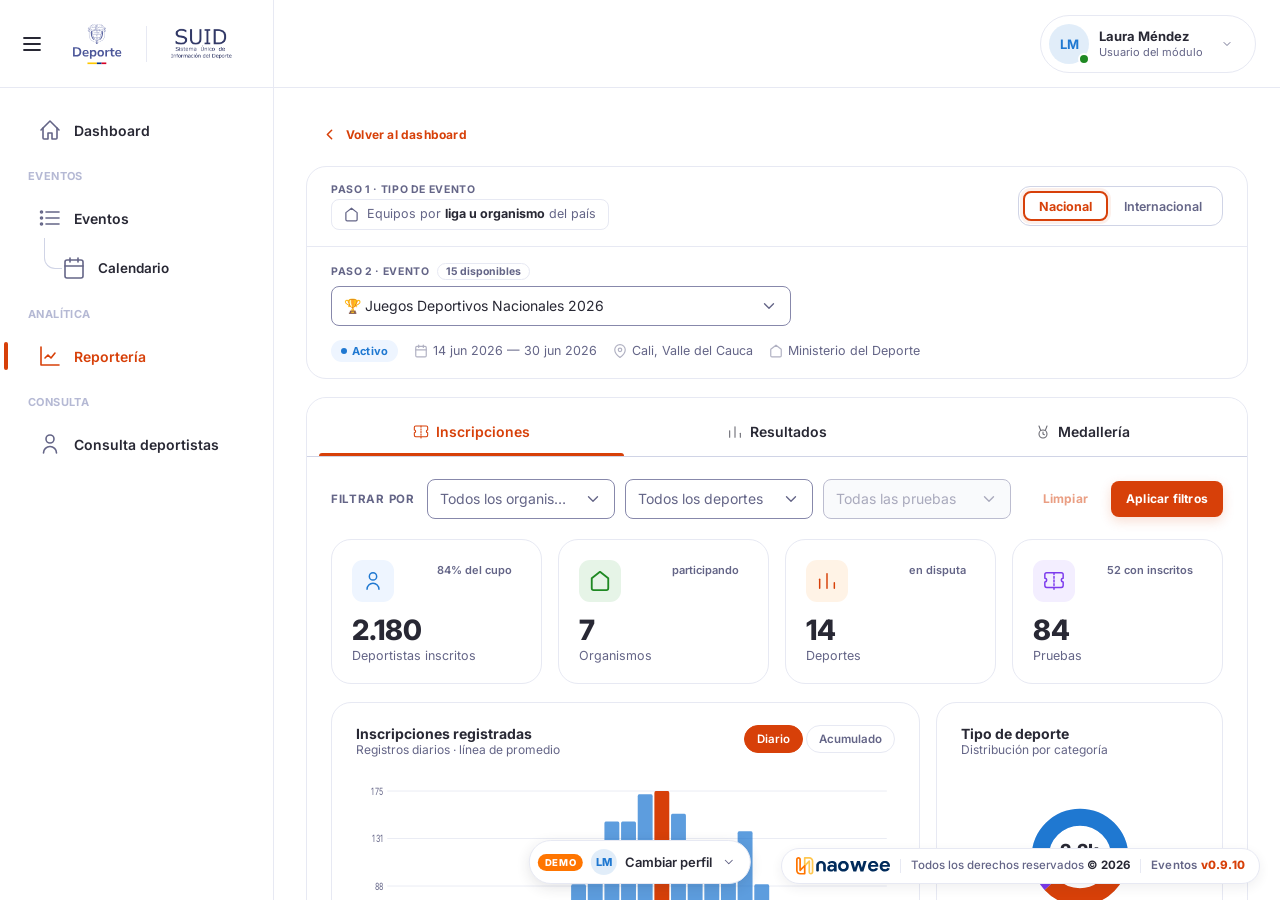
<file: reporteria.html>
<!DOCTYPE html>
<html lang="es">
<head>
<meta charset="utf-8">
<meta name="viewport" content="width=device-width, initial-scale=1">
<title>Naowee Eventos — Reportería</title>

<link rel="preconnect" href="https://fonts.googleapis.com">
<link rel="preconnect" href="https://fonts.gstatic.com" crossorigin>
<link href="https://fonts.googleapis.com/css2?family=Inter:wght@400;500;600;700;800&display=swap" rel="stylesheet">

<link rel="stylesheet" href="shared/tokens.css?v=0.9.1">
<link rel="stylesheet" href="shared/shell.css?v=0.4.5">
<link rel="stylesheet" href="shared/list-components.css?v=0.9.1">
<link rel="stylesheet" href="shared/event-detail.css?v=0.9.1">
<link rel="stylesheet" href="shared/forms.css?v=0.9.3">
<link rel="stylesheet" href="shared/reporteria.css?v=0.9.9">
<link rel="stylesheet" href="shared/naowee-footer.css?v=0.9.1">
<script src="shared/naowee-footer.js?v=0.9.10" defer></script>

<style>
  /* Topbar: back (ghost canónico) a la izquierda, CTA a la derecha. */
  .rep-topbar { display: flex; align-items: center; justify-content: space-between; gap: 12px; margin-bottom: 14px; flex-wrap: wrap; }
</style>
</head>

<body>
<div class="shell" id="shellRoot">
  <div id="sidebarRoot"></div>
  <div class="main">
    <div class="top-header" id="topHeader"></div>
    <div class="page" id="pageRep">
      <div class="page-inner" id="repApp"></div>
    </div>
  </div>
</div>

<script type="module">
  import { mountSidebar, mountHeader, mountBackdrop, mountDemoSwitcher, getRoleFromQuery, getIcon, ROLES, homeForRole } from './shared/sidebar.js';
  import { allEvents, STATUS_LABEL } from './shared/events-data.js';
  import { buildReporteria } from './shared/reporteria-data.js';
  import { dailyChart, hbars, donut, progress, podio, stackedBars, animateBars } from './shared/reporteria-charts.js';

  const params = new URLSearchParams(location.search);
  const roleCode = getRoleFromQuery();
  const role = ROLES[roleCode] || ROLES.USER;
  const CAN_VIEW = roleCode === 'ADMIN' || roleCode === 'USER';

  /* ─── Iconos ─── */
  const I = {
    chart: getIcon('chart'), ticket: getIcon('ticket'), ranking: getIcon('ranking'),
    medal: getIcon('medal'), athlete: getIcon('athlete'),
    /* Chevron IZQUIERDO para "volver" (getIcon('chevron') apunta hacia abajo). */
    chevL: '<svg viewBox="0 0 24 24" fill="none" stroke="currentColor" stroke-width="2.2" stroke-linecap="round" stroke-linejoin="round"><polyline points="15 18 9 12 15 6"/></svg>'
  };
  const cal = '<svg viewBox="0 0 24 24" fill="none" stroke="currentColor" stroke-width="2" stroke-linecap="round" stroke-linejoin="round"><rect x="3" y="4" width="18" height="18" rx="2"/><line x1="16" y1="2" x2="16" y2="6"/><line x1="8" y1="2" x2="8" y2="6"/><line x1="3" y1="10" x2="21" y2="10"/></svg>';
  const pin = '<svg viewBox="0 0 24 24" fill="none" stroke="currentColor" stroke-width="2" stroke-linecap="round" stroke-linejoin="round"><path d="M21 10c0 7-9 13-9 13s-9-6-9-13a9 9 0 0 1 18 0z"/><circle cx="12" cy="10" r="3"/></svg>';
  const bld = '<svg viewBox="0 0 24 24" fill="none" stroke="currentColor" stroke-width="2" stroke-linecap="round" stroke-linejoin="round"><path d="M3 9l9-7 9 7v11a2 2 0 0 1-2 2H5a2 2 0 0 1-2-2z"/></svg>';
  const globe = '<svg viewBox="0 0 24 24" fill="none" stroke="currentColor" stroke-width="2" stroke-linecap="round" stroke-linejoin="round"><circle cx="12" cy="12" r="10"/><line x1="2" y1="12" x2="22" y2="12"/><path d="M12 2a15.3 15.3 0 0 1 4 10 15.3 15.3 0 0 1-4 10 15.3 15.3 0 0 1-4-10 15.3 15.3 0 0 1 4-10z"/></svg>';

  const PALETTE = ['#1f78d1', '#d74009', '#7c3aed', '#1f8923', '#0891b2', '#9333ea', '#c2410c', '#065f46'];
  const esc = (s) => String(s ?? '').replace(/[&<>"]/g, (c) => ({ '&': '&amp;', '<': '&lt;', '>': '&gt;', '"': '&quot;' }[c]));

  /* ════════════ Dropdown canónico del DS (.naowee-dropdown) ════════════
     Engine copiado VERBATIM de evento-crear.html (mismo CSS en forms.css que
     ya cargamos). Reusar, no reinventar. ddMarkup() emite el HTML; setupDropdown()
     pinta opciones, maneja apertura/cierre/auto-flip y bottom-sheet en móvil. */
  const ddChevron = '<svg viewBox="0 0 24 24" fill="none" stroke="currentColor" stroke-width="1.8" stroke-linecap="round" stroke-linejoin="round"><polyline points="6 9 12 15 18 9"/></svg>';
  const ICON_X = '<svg viewBox="0 0 24 24" fill="none" stroke="currentColor" stroke-width="2" stroke-linecap="round" stroke-linejoin="round"><line x1="18" y1="6" x2="6" y2="18"/><line x1="6" y1="6" x2="18" y2="18"/></svg>';
  const ICON_CHECK = '<svg viewBox="0 0 24 24" fill="none" stroke="currentColor" stroke-width="2.6" stroke-linecap="round" stroke-linejoin="round"><polyline points="20 6 9 17 4 12"/></svg>';

  let _sheetBackdrop = null;
  function ensureBackdrop() {
    if (_sheetBackdrop) return _sheetBackdrop;
    _sheetBackdrop = document.createElement('div');
    _sheetBackdrop.className = 'naowee-sheet-backdrop';
    document.body.appendChild(_sheetBackdrop);
    _sheetBackdrop.addEventListener('click', closeAllPopovers);
    return _sheetBackdrop;
  }
  function isMobile() { return window.matchMedia('(max-width: 760px)').matches; }
  function closeAllPopovers() {
    document.querySelectorAll('.naowee-dropdown.is-open').forEach((el) => el.classList.remove('is-open'));
    if (_sheetBackdrop) _sheetBackdrop.classList.remove('is-open');
  }
  function setupDropdown(name, opts, onSelect, getSelected) {
    const dd = document.querySelector(`[data-dd="${name}"]`);
    if (!dd) return { setLabel() {}, setDisabled() {}, close() {} };
    const menu = dd.querySelector('.naowee-dropdown__menu');
    const valEl = dd.querySelector('[data-dd-val]');
    const trigger = dd.querySelector('.naowee-dropdown__trigger');
    const sheetTitle = dd.getAttribute('data-sheet-title') || 'Selecciona';
    function paint() {
      const sel = getSelected ? getSelected() : null;
      const sheetHead = `<div class="naowee-dropdown__sheet-head"><span class="naowee-dropdown__sheet-title">${sheetTitle}</span><button type="button" class="naowee-dropdown__sheet-close" data-close aria-label="Cerrar">${ICON_X}</button></div>`;
      const body = opts.length
        ? opts.map((o) => `
            <button type="button" class="naowee-dropdown__opt ${o.value === sel ? 'is-selected' : ''}" data-val="${esc(o.value)}">
              ${o.emoji ? `<span class="naowee-dropdown__opt-emoji">${o.emoji}</span>` : ''}
              ${o.html || `<span>${esc(o.label)}</span>`}
              <span class="naowee-dropdown__opt-check">${ICON_CHECK}</span>
            </button>`).join('')
        : `<div class="naowee-dropdown__empty">Sin opciones disponibles</div>`;
      menu.innerHTML = sheetHead + body;
      menu.querySelectorAll('.naowee-dropdown__opt').forEach((btn) => {
        btn.addEventListener('click', (e) => {
          e.stopPropagation();
          const chosen = opts.find((o) => String(o.value) === btn.dataset.val);
          onSelect(chosen); close();
        });
      });
      menu.querySelector('[data-close]')?.addEventListener('click', (e) => { e.stopPropagation(); close(); });
    }
    function open() {
      if (dd.classList.contains('naowee-dropdown--disabled')) return;
      closeAllPopovers();
      paint();
      dd.classList.remove('is-up');
      if (!isMobile()) {
        const r = trigger.getBoundingClientRect();
        const espacioAbajo = window.innerHeight - r.bottom;
        if (espacioAbajo < 300 && r.top > espacioAbajo) dd.classList.add('is-up');
      }
      dd.classList.add('is-open');
      trigger.setAttribute('aria-expanded', 'true');
      if (isMobile()) ensureBackdrop().classList.add('is-open');
    }
    function close() {
      dd.classList.remove('is-open');
      trigger.setAttribute('aria-expanded', 'false');
      if (_sheetBackdrop && !document.querySelector('.is-open')) _sheetBackdrop.classList.remove('is-open');
    }
    trigger.addEventListener('click', (e) => { e.stopPropagation(); dd.classList.contains('is-open') ? close() : open(); });
    return {
      setLabel(label, isPlaceholder) { valEl.textContent = label; valEl.classList.toggle('is-placeholder', !!isPlaceholder); },
      setDisabled(d) { dd.classList.toggle('naowee-dropdown--disabled', d); },
      setOpts(next) { opts = next; },
      close
    };
  }
  function ddMarkup(name, sheetTitle, label, isPlaceholder, disabled) {
    return `<div class="naowee-dropdown naowee-dropdown--medium${disabled ? ' naowee-dropdown--disabled' : ''}" data-dd="${name}" data-sheet-title="${esc(sheetTitle)}">
      <button type="button" class="naowee-dropdown__trigger" aria-haspopup="listbox" aria-expanded="false">
        <span class="naowee-dropdown__value${isPlaceholder ? ' is-placeholder' : ''}" data-dd-val>${esc(label)}</span>
        <span class="naowee-dropdown__chevron">${ddChevron}</span>
      </button>
      <div class="naowee-dropdown__menu" role="listbox"></div>
    </div>`;
  }

  /* ─── Estado ─── */
  let events = [];
  let ev = null;
  let activeTab = 'inscripciones';
  let chartMode = 'd';
  let scope = 'nacional';   // 'nacional' | 'internacional' — ámbito del reporte (segment)
  let filterState = { org: '', dep: '', pru: '' };

  const defaultScope = (e) => (e && e.alcance === 'internacional') ? 'internacional' : 'nacional';
  const isIntlEvent = (e) => !!(e && e.alcance === 'internacional');
  /* El dropdown "Evento" depende del ámbito: solo lista eventos del tipo elegido. */
  const eventsForScope = (sc) => events.filter((e) => isIntlEvent(e) === (sc === 'internacional'));
  const firstEventForScope = (sc) => { const l = eventsForScope(sc); return l.find((e) => e.status === 'activo') || l[0] || null; };

  const TABS = [
    { id: 'inscripciones', label: 'Inscripciones', icon: I.ticket },
    { id: 'resultados',    label: 'Resultados',    icon: I.ranking },
    { id: 'medalleria',    label: 'Medallería',    icon: I.medal }
  ];

  function boot() {
    mountSidebar({ rootEl: document.getElementById('sidebarRoot'), roleCode, activeId: 'reporteria' });
    mountHeader({ headerEl: document.getElementById('topHeader'), role });
    mountBackdrop();
    mountDemoSwitcher({ roleCode });

    /* Click fuera de un dropdown → cierra (desktop); ESC también. */
    document.addEventListener('click', (e) => { if (!e.target.closest('.naowee-dropdown')) closeAllPopovers(); });
    document.addEventListener('keydown', (e) => { if (e.key === 'Escape') closeAllPopovers(); });

    events = allEvents();
    const wanted = params.get('id');
    const wantEv = events.find((e) => e.id === wanted);
    activeTab = ['inscripciones', 'resultados', 'medalleria'].includes(params.get('tab')) ? params.get('tab') : 'inscripciones';
    const urlScope = params.get('scope');
    /* El ámbito (tipo de evento) manda: si viene en la URL se respeta; si no, se
       deriva del evento pedido; el evento resultante SIEMPRE coincide con el ámbito. */
    scope = (urlScope === 'nacional' || urlScope === 'internacional') ? urlScope
      : (wantEv ? defaultScope(wantEv) : 'nacional');
    ev = (wantEv && defaultScope(wantEv) === scope) ? wantEv : firstEventForScope(scope);
    if (!ev) { scope = defaultScope(wantEv) || 'nacional'; ev = wantEv || events.find((e) => e.status === 'activo') || events[0]; }
    render();
  }

  /* ─── Shell de la página (contexto + filtros + tabs + panel) ─── */
  function render() {
    filterState = { org: '', dep: '', pru: '' };
    const scopeEvents = eventsForScope(scope);
    const backHref = `dashboard.html?role=${roleCode}`;
    const cargueCta = roleCode === 'ADMIN'
      ? `<a class="naowee-btn naowee-btn--ghost naowee-btn--sm" href="cargue.html?tipo=inscripciones&id=${ev.id}&role=${roleCode}">${I.ticket} Ver cargues</a>`
      : '';

    document.getElementById('repApp').innerHTML = `
      <div class="rep-topbar">
        <a class="naowee-btn naowee-btn--ghost naowee-btn--sm" href="${backHref}">${I.chevL} Volver al dashboard</a>
        ${cargueCta}
      </div>

      <!-- Setup del reporte (funnel): (1) tipo de evento → (2) evento filtrado + su contexto -->
      <div class="rep-ctx">
        <!-- Paso 1 · Tipo de evento (segment = tope de la jerarquía; el evento depende de él) -->
        <div class="rep-ctx__scope">
          <div class="rep-ctx__scope-text">
            <span class="rep-ctx__step">Paso 1 · Tipo de evento</span>
            <span class="rep-scope__badge${scope === 'internacional' ? ' rep-scope__badge--intl' : ''}">
              ${scope === 'internacional'
                ? `${globe}<span>Equipos por <b>país</b> · seguimiento a <b>Colombia</b> 🇨🇴</span>`
                : `${bld}<span>Equipos por <b>liga u organismo</b> del país</span>`}
            </span>
          </div>
          <div class="naowee-segment" id="repScopeSeg" role="tablist" aria-label="Tipo de evento">
            <div class="naowee-segment__pill"></div>
            <button class="naowee-segment__item" type="button" role="tab" data-val="nacional">Nacional</button>
            <button class="naowee-segment__item" type="button" role="tab" data-val="internacional">Internacional</button>
          </div>
        </div>

        <div class="rep-ctx__divider"></div>

        <!-- Paso 2 · Evento (solo los del tipo elegido) + contexto del seleccionado -->
        <div class="rep-ctx__event">
          <div class="rep-ev-switch">
            <label>Paso 2 · Evento <span class="rep-ev-switch__count">${scopeEvents.length} ${scopeEvents.length === 1 ? 'disponible' : 'disponibles'}</span></label>
            ${ddMarkup('evSwitch', 'Evento', `${ev.emoji} ${esc(ev.name)}`, false, false)}
          </div>
          <div class="rep-ctx__meta">
            <span class="badge s-${ev.status}">${STATUS_LABEL[ev.status]}</span>
            <span class="rep-chip">${cal} ${esc(ev.start)} — ${esc(ev.end)}</span>
            <span class="rep-chip">${pin} ${esc(ev.place)}</span>
            <span class="rep-chip">${bld} ${esc(ev.org)}</span>
          </div>
        </div>
      </div>

      <!-- Gran container canónico (patrón .carg-tabs-card): tabs + filtros + panel -->
      <section class="rep-tabs-card" aria-label="Tableros de reportería">
        <div class="naowee-tabs naowee-tabs--proportional" id="repTabs" role="tablist" aria-label="Tableros de reportería">
          ${TABS.map((t) => `
            <button class="naowee-tab${t.id === activeTab ? ' naowee-tab--selected' : ''}" data-tab="${t.id}" type="button" role="tab" aria-selected="${t.id === activeTab}">
              ${t.icon}<span>${t.label}</span>
            </button>`).join('')}
        </div>
        <div class="rep-tabs-card__body">
          ${filterBar()}
          <div id="repPanel"></div>
        </div>
      </section>
    `;

    document.querySelectorAll('#repTabs .naowee-tab').forEach((tab) => {
      tab.addEventListener('click', () => {
        if (tab.dataset.tab === activeTab) return;
        activeTab = tab.dataset.tab;
        chartMode = 'd';
        document.querySelectorAll('#repTabs .naowee-tab').forEach((t) => {
          const on = t.dataset.tab === activeTab;
          t.classList.toggle('naowee-tab--selected', on);
          t.setAttribute('aria-selected', on);
        });
        syncUrl();
        renderPanel();
      });
    });
    bindSegment(document.getElementById('repScopeSeg'), () => scope, (val) => {
      if (val === scope) return;
      scope = val;
      ev = firstEventForScope(scope) || ev;   // el evento seleccionado debe pertenecer al nuevo ámbito
      syncUrl();
      render();
    });
    bindFilters();
    renderPanel();
    document.title = ev ? `Naowee Eventos — Reportería · ${ev.name}` : 'Naowee Eventos — Reportería';
  }

  /* Segment canónico .naowee-segment: pill deslizante posicionado por getBoundingClientRect.
     Portado verbatim de cargue.html (bindSegment) — reusar, no reinventar. */
  function bindSegment(segEl, getActive, onSelect) {
    if (!segEl) return;
    const pill = segEl.querySelector('.naowee-segment__pill');
    const items = Array.from(segEl.querySelectorAll('.naowee-segment__item'));
    function place(idx, instant) {
      items.forEach((it, i) => {
        it.classList.toggle('naowee-segment__item--active', i === idx);
        it.setAttribute('aria-selected', String(i === idx));
      });
      const rect = items[idx].getBoundingClientRect();
      const segRect = segEl.getBoundingClientRect();
      const bl = parseFloat(getComputedStyle(segEl).borderLeftWidth) || 0;
      const x = rect.left - segRect.left - bl;
      if (instant) {
        pill.classList.add('naowee-segment__pill--no-anim');
        pill.style.setProperty('--seg-x', `${x}px`);
        pill.style.width = `${rect.width}px`;
        void pill.offsetWidth;
        pill.classList.remove('naowee-segment__pill--no-anim');
      } else {
        pill.style.setProperty('--seg-x', `${x}px`);
        pill.style.width = `${rect.width}px`;
      }
    }
    const init = items.findIndex((it) => it.dataset.val === getActive());
    place(init >= 0 ? init : 0, true);
    items.forEach((it, i) => it.addEventListener('click', () => { place(i, false); onSelect(it.dataset.val); }));
    requestAnimationFrame(() => { const k = items.findIndex((x) => x.dataset.val === getActive()); if (k >= 0) place(k, true); });
  }

  function syncUrl() {
    const u = new URLSearchParams(location.search);
    u.set('id', ev.id); u.set('tab', activeTab); u.set('role', roleCode); u.set('scope', scope);
    history.replaceState(null, '', `?${u.toString()}`);
  }

  /* ─── Barra de filtros (dropdowns CANÓNICOS .naowee-dropdown + botones DS) ─── */
  function filterBar() {
    const isI = scope === 'internacional';
    const orgAll = isI ? 'Todos los países' : 'Todos los organismos';
    const orgSheet = isI ? 'País' : 'Organismo';
    return `
      <div class="rep-filter">
        <span class="rep-filter__label">Filtrar por</span>
        ${ddMarkup('fOrg', orgSheet, orgAll, true, false)}
        ${ddMarkup('fDep', 'Deporte', 'Todos los deportes', true, false)}
        ${ddMarkup('fPru', 'Prueba', 'Todas las pruebas', true, true)}
        <div class="rep-filter__actions">
          <button class="naowee-btn naowee-btn--ghost naowee-btn--sm" id="fClear" type="button" disabled>Limpiar</button>
          <button class="naowee-btn naowee-btn--loud naowee-btn--sm" id="fApply" type="button">Aplicar filtros</button>
        </div>
      </div>`;
  }
  /* Cablea los 4 dropdowns canónicos. Switcher de evento → re-render; filtros =
     cosméticos en la demo (igual que el mock de Diego), pero con UX real:
     cascada deporte→prueba, Limpiar resetea, Aplicar da feedback. */
  function bindFilters() {
    const D = buildReporteria(ev, scope);
    const orgAll = D.dim.entityAll;
    /* "Limpiar" (--ghost) arranca disabled; se habilita en cuanto hay algún
       filtro seleccionado, y vuelve a disabled al limpiar. */
    const fClearBtn = document.getElementById('fClear');
    const updateClearBtn = () => { fClearBtn.disabled = !(filterState.org || filterState.dep || filterState.pru); };

    setupDropdown('evSwitch',
      eventsForScope(scope).map((e) => ({ value: e.id, label: `${e.emoji} ${e.name} · ${STATUS_LABEL[e.status]}` })),
      (chosen) => { ev = events.find((x) => x.id === chosen.value) || ev; syncUrl(); render(); },
      () => ev.id
    );

    /* fuente del filtro fOrg: ligas (nacional) o países (internacional) → D.filterEntities */
    const orgOpts = [{ value: '', label: orgAll }, ...D.filterEntities];
    const ddOrg = setupDropdown('fOrg', orgOpts,
      (c) => { filterState.org = c.value; ddOrg.setLabel(c.value || orgAll, !c.value); updateClearBtn(); },
      () => filterState.org);

    let ddPru;
    const depOpts = [{ value: '', label: 'Todos los deportes' }, ...D.insc.porDeporte.map((d) => ({ value: d.lbl, label: d.lbl }))];
    const ddDep = setupDropdown('fDep', depOpts,
      (c) => {
        filterState.dep = c.value; ddDep.setLabel(c.value || 'Todos los deportes', !c.value);
        filterState.pru = ''; ddPru.setLabel('Todas las pruebas', true); ddPru.setDisabled(!c.value);
        updateClearBtn();
      },
      () => filterState.dep);

    ddPru = setupDropdown('fPru', [{ value: '', label: 'Todas las pruebas' }],
      (c) => { filterState.pru = c.value; ddPru.setLabel(c.value || 'Todas las pruebas', !c.value); updateClearBtn(); },
      () => filterState.pru);
    ddPru.setDisabled(!filterState.dep);

    document.getElementById('fClear').addEventListener('click', () => {
      filterState = { org: '', dep: '', pru: '' };
      ddOrg.setLabel(orgAll, true);
      ddDep.setLabel('Todos los deportes', true);
      ddPru.setLabel('Todas las pruebas', true); ddPru.setDisabled(true);
      updateClearBtn();
    });
    document.getElementById('fApply').addEventListener('click', (e) => {
      const b = e.currentTarget; const t = b.textContent;
      b.textContent = '✓ Filtros aplicados'; setTimeout(() => { b.textContent = t; }, 1400);
    });
  }

  /* ─── Panel por tab ─── */
  function renderPanel() {
    const D = buildReporteria(ev, scope);
    const el = document.getElementById('repPanel');
    if (activeTab === 'inscripciones') el.innerHTML = D.isIntl ? panelInscIntl(D) : panelInsc(D);
    else if (activeTab === 'resultados') el.innerHTML = D.isIntl ? panelResIntl(D) : panelRes(D);
    else el.innerHTML = D.isIntl ? panelMedIntl(D) : panelMed(D);
    animateBars(el);
    bindChartToggle(D);
  }

  function emptyState(msg) {
    return `<div class="rep-panel"><div class="rep-empty">
      <div class="rep-empty__icon">${I.chart}</div>
      <div class="rep-empty__title">Aún no hay datos para este tablero</div>
      <div class="rep-empty__text">${msg}</div>
    </div></div>`;
  }

  function kpi(icon, cls, tag, tagUp, num, lbl) {
    return `<div class="rep-kpi">
      <div class="rep-kpi__top"><div class="rep-kpi__icon ${cls}">${icon}</div><span class="rep-kpi__tag${tagUp ? ' up' : ''}">${tag}</span></div>
      <div class="rep-kpi__num">${num}</div><div class="rep-kpi__lbl">${lbl}</div>
    </div>`;
  }

  /* ── INSCRIPCIONES ── */
  function panelInsc(D) {
    const d = D.insc;
    if (!d.hasData) return emptyState(`<strong>${esc(ev.name)}</strong> está en preparación. Las inscripciones aparecerán aquí en cuanto el gestor cargue el primer registro.`);
    return `<div class="rep-panel">
      <div class="rep-kpis">
        ${kpi(I.athlete, 'blue', `${d.pctCupo}% del cupo`, false, D.num(d.inscritos), 'Deportistas inscritos')}
        ${kpi(bld, 'green', 'participando', false, d.organismosCount, 'Organismos')}
        ${kpi(I.ranking, 'orange', 'en disputa', false, d.deportesCount, d.deportesCount === 1 ? 'Deporte' : 'Deportes')}
        ${kpi(I.ticket, 'purple', `${d.pruebasConInscritos} con inscritos`, false, d.pruebasCount, 'Pruebas')}
      </div>
      <div class="rep-widgets">
        <div class="rep-w rep-w--4">
          <div class="rep-w__hd"><div><div class="rep-w__title">Inscripciones registradas</div><div class="rep-w__sub">Registros diarios · línea de promedio</div></div>
            <div class="rep-toggle"><button class="rep-tgl on" data-mode="d" type="button">Diario</button><button class="rep-tgl" data-mode="a" type="button">Acumulado</button></div>
          </div>
          <div class="rep-chart" id="dailyChart">${dailyChart(d.daily, chartMode)}</div>
        </div>
        <div class="rep-w rep-w--2" style="display:flex;flex-direction:column">
          <div class="rep-w__title">Tipo de deporte</div><div class="rep-w__sub">Distribución por categoría</div>
          <div style="flex:1;display:flex;align-items:center;justify-content:center">${donut(d.tipo)}</div>
        </div>
        <div class="rep-w rep-w--3"><div class="rep-w__title">Por organismo</div><div class="rep-w__sub">Inscritos por liga · top ${d.porOrganismo.length}</div>
          <div class="rep-hbars">${hbars(d.porOrganismo.map((o) => ({ lbl: o.name, v: o.v, c: 'var(--blue-info)' })))}</div></div>
        <div class="rep-w rep-w--3"><div class="rep-w__title">${d.porDeporteLabel}</div><div class="rep-w__sub">Inscritos por disciplina</div>
          <div class="rep-hbars">${hbars(d.porDeporte.map((x) => ({ lbl: x.lbl, v: x.v, c: 'var(--accent)' })))}</div></div>
        <div class="rep-w rep-w--6"><div class="rep-w__title">Progreso de inscripción</div><div class="rep-w__sub">Avance frente al cupo y cobertura de pruebas</div>
          <div class="rep-prog">${progress([
            { title: 'Inscripción vs cupo', done: d.inscritos, total: d.cupo, c: 'var(--blue-info)' },
            { title: 'Pruebas con inscritos', done: d.pruebasConInscritos, total: d.pruebasCount, c: 'var(--accent)' }
          ])}</div></div>
      </div>
    </div>`;
  }
  function bindChartToggle(D) {
    document.querySelectorAll('.rep-tgl').forEach((b) => b.addEventListener('click', () => {
      chartMode = b.dataset.mode;
      document.querySelectorAll('.rep-tgl').forEach((x) => x.classList.toggle('on', x.dataset.mode === chartMode));
      const box = document.getElementById('dailyChart');
      if (box) box.innerHTML = dailyChart(D.insc.daily, chartMode);
    }));
  }

  /* Card-table CANÓNICA del DS: .naowee-table-card + .naowee-table--in-card
     (table-layout:fixed + colgroup, thead pill gris, td 16px). Reusada por las
     3 tablas de reportería. Las clases de medalla (pos-chip, col-*, rep-org)
     son de dominio y viven DENTRO de la tabla canónica. */
  function tableCard({ title, sub, count, cols, head, body }) {
    return `<div class="naowee-table-card">
      <div class="rep-card-head">
        <div class="tc-head"><h3 class="tc-head__title">${esc(title)}</h3>${sub ? `<p class="tc-head__sub">${esc(sub)}</p>` : ''}</div>
        ${count != null ? `<span class="toolbar__count">${esc(count)}</span>` : ''}
      </div>
      <div class="naowee-table-card__table-wrap">
        <table class="naowee-table--in-card">
          ${cols ? `<colgroup>${cols.map((w) => `<col style="width:${w}">`).join('')}</colgroup>` : ''}
          <thead><tr>${head}</tr></thead>
          <tbody>${body}</tbody>
        </table>
      </div>
    </div>`;
  }

  /* ── RESULTADOS ── */
  function panelRes(D) {
    const r = D.res;
    if (!r.hasData) return emptyState(`Todavía no hay resultados cargados para <strong>${esc(ev.name)}</strong>. El gestor los sube por inscripción o de forma masiva.`);
    return `<div class="rep-panel">
      <div class="rep-kpis rep-kpis--3">
        ${kpi(I.ranking, 'blue', `${r.cargados} de ${D.num(r.total)} pruebas`, false, D.num(r.cargados), 'Resultados cargados')}
        ${kpi(I.athlete, 'green', `↑ ${r.pctCargado}%`, true, D.num(r.deportistasConRes), 'Deportistas con resultado')}
        ${kpi(I.medal, 'orange', `${esc(r.deporteCtx)} · ${esc(r.pruebaLbl)}`, false, `<span style="font-size:22px">${esc(r.mejorMarca)}</span>`, 'Mejor marca registrada')}
      </div>
      <div class="naowee-table-card">
        <div class="tc-head"><h3 class="tc-head__title">Podio — ${esc(r.deporteCtx)} · ${esc(r.pruebaLbl)}</h3><p class="tc-head__sub">Top 3 posiciones registradas en esta prueba</p></div>
        <div class="rep-podio">${podio(r.podio, PALETTE)}</div>
      </div>
      ${tableCard({
        title: 'Tabla de resultados',
        sub: `${r.deporteCtx} · ${r.pruebaLbl}`,
        count: `${r.tabla.length} resultados`,
        cols: ['8%', '30%', '24%', '23%', '15%'],
        head: `<th class="num">#</th><th>Deportista</th><th>Organismo</th><th>Prueba</th><th style="text-align:right">Marca</th>`,
        body: r.tabla.map((row, i) => `<tr>
            <td class="num"><span class="rep-pos-chip ${i < 3 ? 'pc-' + (i + 1) : 'pc-n'}">${row.pos}</span></td>
            <td><div class="rep-org"><div class="rep-org__av" style="background:${PALETTE[i % PALETTE.length]}">${row.av}</div><span class="rep-org__name">${esc(row.dep)}</span></div></td>
            <td style="color:var(--text-secondary)">${esc(row.org)}</td>
            <td><span class="rep-chip-prueba">${esc(r.deporteCtx)} · ${esc(r.pruebaLbl)}</span></td>
            <td style="text-align:right;font-weight:700">${esc(row.marca)}</td>
          </tr>`).join('')
      })}
    </div>`;
  }

  /* ── MEDALLERÍA ── */
  function panelMed(D) {
    const m = D.med;
    if (!m.hasData) return emptyState(`El medallero de <strong>${esc(ev.name)}</strong> se llena a medida que se cierran las pruebas. Aún no hay medallas otorgadas.`);
    const rowsTop = m.porOrganismo.slice(0, 5);
    return `<div class="rep-panel">
      <div class="rep-med-summary">
        <div class="rep-med-kpi oro"><span class="rep-med-kpi__emoji">🥇</span><div class="rep-med-kpi__num">${m.oro}</div><div class="rep-med-kpi__lbl">Medallas de oro</div><div class="rep-med-kpi__sub">en ${m.pruebas} pruebas</div></div>
        <div class="rep-med-kpi plata"><span class="rep-med-kpi__emoji">🥈</span><div class="rep-med-kpi__num">${m.plata}</div><div class="rep-med-kpi__lbl">Medallas de plata</div><div class="rep-med-kpi__sub">en ${m.pruebas} pruebas</div></div>
        <div class="rep-med-kpi bronce"><span class="rep-med-kpi__emoji">🥉</span><div class="rep-med-kpi__num">${m.bronce}</div><div class="rep-med-kpi__lbl">Medallas de bronce</div><div class="rep-med-kpi__sub">en ${m.pruebas} pruebas</div></div>
        <div class="rep-med-kpi total"><span class="rep-med-kpi__emoji">🏅</span><div class="rep-med-kpi__num">${m.total}</div><div class="rep-med-kpi__lbl">Total de medallas</div><div class="rep-med-kpi__sub">${m.porOrganismo.length} organismos en el medallero</div></div>
      </div>
      <div class="rep-two">
        <div class="naowee-table-card">
          <div class="tc-head"><h3 class="tc-head__title">Medallero por organismo</h3><p class="tc-head__sub">Distribución apilada · top ${m.porOrganismo.length}</p></div>
          <div>
            <div class="rep-leyenda">
              <div class="rep-leg-item"><div class="rep-leg-item__dot" style="background:var(--rep-gold-fill)"></div>Oro</div>
              <div class="rep-leg-item"><div class="rep-leg-item__dot" style="background:var(--rep-silver-fill)"></div>Plata</div>
              <div class="rep-leg-item"><div class="rep-leg-item__dot" style="background:var(--rep-bronze-fill)"></div>Bronce</div>
            </div>
            <div class="rep-shbars">${stackedBars(m.porOrganismo)}</div>
          </div>
        </div>
        ${tableCard({
          title: 'Top organismos', sub: 'Por medallas de oro',
          cols: ['16%', '40%', '15%', '15%', '14%'],
          head: `<th class="num">#</th><th>Organismo</th><th class="num">🥇</th><th class="num">🥈</th><th class="num">🥉</th>`,
          body: rowsTop.map((d, i) => `<tr>
              <td class="num"><span class="rep-pos-chip ${i < 3 ? 'pc-' + (i + 1) : 'pc-n'}">${i + 1}</span></td>
              <td><div class="rep-org"><div class="rep-org__av" style="background:${d.c}">${d.av}</div><span class="rep-org__name">${esc(d.name.replace('Liga ', ''))}</span></div></td>
              <td class="num col-oro">${d.oro}</td><td class="num col-plata">${d.plata}</td><td class="num col-bronce">${d.bronce}</td>
            </tr>`).join('')
        })}
      </div>
      ${tableCard({
        title: 'Medallero completo', sub: 'Ordenado por medallas de oro · todos los deportes',
        count: `${m.porOrganismo.length} organismos`,
        cols: ['8%', '36%', '13%', '13%', '14%', '16%'],
        head: `<th class="num">#</th><th>Organismo</th><th class="num">🥇 Oro</th><th class="num">🥈 Plata</th><th class="num">🥉 Bronce</th><th class="num">Total</th>`,
        body: m.porOrganismo.map((d, i) => `<tr>
            <td class="num"><span class="rep-pos-chip ${i < 3 ? 'pc-' + (i + 1) : 'pc-n'}">${i + 1}</span></td>
            <td><div class="rep-org"><div class="rep-org__av" style="background:${d.c}">${d.av}</div><span class="rep-org__name">${esc(d.name)}</span></div></td>
            <td class="num col-oro">${d.oro}</td><td class="num col-plata">${d.plata}</td><td class="num col-bronce">${d.bronce}</td>
            <td class="num col-total">${d.oro + d.plata + d.bronce}</td>
          </tr>`).join('')
      })}
    </div>`;
  }

  /* ════════════ TABLEROS INTERNACIONALES (equipos = países) ════════════
     Modelo canónico (cargue.html): en un evento internacional solo se sigue a
     Colombia; los rivales del podio/medallero son sintéticos por país. Colombia
     se destaca por IDENTIDAD (clase .is-co: borde + tinte acento), nunca por rank
     ni forzándola a #1. La bandera emoji reemplaza el disco de iniciales. */

  /* ── INSCRIPCIONES · internacional (delegación de Colombia) ── */
  function panelInscIntl(D) {
    const d = D.insc;
    if (!d.hasData) return emptyState(`La delegación de Colombia para <strong>${esc(ev.name)}</strong> aún no tiene inscritos cargados.`);
    const depLbl = /multideporte/i.test(ev.sport || '') ? 'Colombia por deporte' : 'Colombia por prueba';
    return `<div class="rep-panel">
      <div class="rep-kpis">
        ${kpi(I.athlete, 'blue', `${d.pctCupo}% del cupo`, false, D.num(d.inscritos), 'Deportistas de la delegación 🇨🇴')}
        ${kpi(bld, 'green', `${d.regionesCount} ${d.regionesCount === 1 ? 'región' : 'regiones'}`, false, d.paisesCount, 'Países en competencia')}
        ${kpi(I.ranking, 'orange', 'en disputa', false, d.deportesCount, d.deportesCount === 1 ? 'Deporte' : 'Deportes')}
        ${kpi(I.ticket, 'purple', `${d.pruebasConInscritos} con inscritos`, false, d.pruebasCount, 'Pruebas')}
      </div>
      <div class="rep-widgets">
        <div class="rep-w rep-w--4">
          <div class="rep-w__hd"><div><div class="rep-w__title">Confirmación de la delegación</div><div class="rep-w__sub">Registro diario de la delegación de Colombia · línea de promedio</div></div>
            <div class="rep-toggle"><button class="rep-tgl on" data-mode="d" type="button">Diario</button><button class="rep-tgl" data-mode="a" type="button">Acumulado</button></div>
          </div>
          <div class="rep-chart" id="dailyChart">${dailyChart(d.daily, chartMode)}</div>
        </div>
        <div class="rep-w rep-w--2" style="display:flex;flex-direction:column">
          <div class="rep-w__title">Composición de la delegación</div><div class="rep-w__sub">Distribución por categoría</div>
          <div style="flex:1;display:flex;align-items:center;justify-content:center">${donut(d.tipo)}</div>
        </div>
        <div class="rep-w rep-w--3"><div class="rep-w__title">Participación por región</div><div class="rep-w__sub">Países participantes por región · amplitud de la justa</div>
          <div class="rep-hbars">${hbars(d.porRegion.map((r) => ({ lbl: r.lbl, v: r.v, c: 'var(--blue-info)' })))}</div></div>
        <div class="rep-w rep-w--3"><div class="rep-w__title">${depLbl}</div><div class="rep-w__sub">Deportistas de la delegación por disciplina</div>
          <div class="rep-hbars">${hbars(d.porDeporte.map((x) => ({ lbl: x.lbl, v: x.v, c: 'var(--accent)' })))}</div></div>
        <div class="rep-w rep-w--6"><div class="rep-w__title">Cobertura de la delegación</div><div class="rep-w__sub">Avance de inscripción y pruebas con representación de Colombia</div>
          <div class="rep-prog">${progress([
            { title: 'Delegación inscrita vs cupo', done: d.inscritos, total: d.cupo, c: 'var(--blue-info)' },
            { title: 'Pruebas con representación de Colombia', done: d.pruebasConInscritos, total: d.pruebasCount, c: 'var(--accent)' }
          ])}</div></div>
      </div>
    </div>`;
  }

  /* ── RESULTADOS · internacional (rendimiento de Colombia vs rivales) ── */
  function panelResIntl(D) {
    const r = D.res;
    if (!r.hasData) return emptyState(`Todavía no hay resultados cargados para <strong>${esc(ev.name)}</strong>. En un evento internacional se registra la posición de cada deportista de Colombia y el podio de la prueba.`);
    return `<div class="rep-panel">
      <div class="rep-kpis rep-kpis--3">
        ${kpi(I.ranking, 'blue', `${r.cargados} de ${D.num(r.total)} pruebas`, false, D.num(r.cargados), 'Resultados de Colombia')}
        ${kpi(I.medal, 'green', esc(r.deporteCtx), true, `<span style="font-size:22px">${r.colBestPos ? r.colBestPos + '.º' : '—'}</span>`, 'Mejor puesto de Colombia')}
        ${kpi(I.medal, 'orange', esc(r.pruebaLbl), false, `<span style="font-size:22px">${esc(r.colBestMarca || r.mejorMarca)}</span>`, 'Mejor marca de Colombia')}
      </div>
      <div class="naowee-table-card">
        <div class="tc-head"><h3 class="tc-head__title">Podio — ${esc(r.deporteCtx)} · ${esc(r.pruebaLbl)}</h3><p class="tc-head__sub">Top 3 por país · Colombia 🇨🇴 destacada</p></div>
        <div class="rep-podio">${podio(r.podio, PALETTE)}</div>
      </div>
      ${tableCard({
        title: 'Resultados por país',
        sub: `${r.deporteCtx} · ${r.pruebaLbl}`,
        count: `${r.tabla.length} resultados`,
        cols: ['8%', '32%', '26%', '19%', '15%'],
        head: `<th class="num">#</th><th>Deportista</th><th>País</th><th>Prueba</th><th style="text-align:right">Marca</th>`,
        body: r.tabla.map((row, i) => `<tr class="${row.isCol ? 'is-co' : ''}">
            <td class="num"><span class="rep-pos-chip ${i < 3 ? 'pc-' + (i + 1) : 'pc-n'}">${row.pos}</span></td>
            <td><div class="rep-org">${row.flag ? `<span class="rep-flag">${row.flag}</span>` : `<div class="rep-org__av" style="background:${PALETTE[i % PALETTE.length]}">${row.av}</div>`}<span class="rep-org__name">${esc(row.dep)}</span></div></td>
            <td style="color:var(--text-secondary)">${esc(row.org)}</td>
            <td><span class="rep-chip-prueba">${esc(r.deporteCtx)} · ${esc(r.pruebaLbl)}</span></td>
            <td style="text-align:right;font-weight:700">${esc(row.marca)}</td>
          </tr>`).join('')
      })}
    </div>`;
  }

  /* ── MEDALLERÍA · internacional (medallero por país + posición de Colombia) ── */
  function panelMedIntl(D) {
    const m = D.med;
    if (!m.hasData) return emptyState(`El medallero de <strong>${esc(ev.name)}</strong> se llena a medida que se cierran las pruebas. Aún no hay medallas otorgadas.`);
    const c = m.colMedals;
    const colIdx = m.porOrganismo.findIndex((o) => o.isCol);
    const topRows = (colIdx >= 5) ? [...m.porOrganismo.slice(0, 5), m.porOrganismo[colIdx]] : m.porOrganismo.slice(0, 5);
    const paisRow = (d, i) => `<tr class="${d.isCol ? 'is-co' : ''}">
        <td class="num"><span class="rep-pos-chip ${i < 3 ? 'pc-' + (i + 1) : 'pc-n'}">${i + 1}</span></td>
        <td><div class="rep-org"><span class="rep-flag">${d.flag}</span><span class="rep-org__name">${esc(d.name)}${d.isCol ? ' <span class="rep-you">tu delegación</span>' : ''}</span></div></td>`;
    return `<div class="rep-panel">
      <div class="rep-med-summary">
        <div class="rep-med-kpi oro"><span class="rep-med-kpi__emoji">🥇</span><div class="rep-med-kpi__num">${c.oro}</div><div class="rep-med-kpi__lbl">Oro de Colombia</div><div class="rep-med-kpi__sub">${m.colRank === 1 ? 'lidera el medallero' : (m.brechaOroLider > 0 ? `a ${m.brechaOroLider} ${m.brechaOroLider === 1 ? 'oro' : 'oros'} del líder` : 'empatada en oro con el líder')}</div></div>
        <div class="rep-med-kpi plata"><span class="rep-med-kpi__emoji">🥈</span><div class="rep-med-kpi__num">${c.plata}</div><div class="rep-med-kpi__lbl">Plata de Colombia</div><div class="rep-med-kpi__sub">en ${m.pruebas} pruebas</div></div>
        <div class="rep-med-kpi bronce"><span class="rep-med-kpi__emoji">🥉</span><div class="rep-med-kpi__num">${c.bronce}</div><div class="rep-med-kpi__lbl">Bronce de Colombia</div><div class="rep-med-kpi__sub">en ${m.pruebas} pruebas</div></div>
        <div class="rep-med-kpi total"><span class="rep-med-kpi__emoji">🇨🇴</span><div class="rep-med-kpi__num">${m.colRank ? m.colRank + '.º' : '—'}</div><div class="rep-med-kpi__lbl">Posición de Colombia</div><div class="rep-med-kpi__sub">de ${m.paisesCount} países · ${c.total} ${c.total === 1 ? 'medalla' : 'medallas'}</div></div>
      </div>
      <div class="rep-two">
        <div class="naowee-table-card">
          <div class="tc-head"><h3 class="tc-head__title">Medallero por país</h3><p class="tc-head__sub">Distribución apilada · ${m.paisesCount} países</p></div>
          <div>
            <div class="rep-leyenda">
              <div class="rep-leg-item"><div class="rep-leg-item__dot" style="background:var(--rep-gold-fill)"></div>Oro</div>
              <div class="rep-leg-item"><div class="rep-leg-item__dot" style="background:var(--rep-silver-fill)"></div>Plata</div>
              <div class="rep-leg-item"><div class="rep-leg-item__dot" style="background:var(--rep-bronze-fill)"></div>Bronce</div>
            </div>
            <div class="rep-shbars">${stackedBars(m.porOrganismo)}</div>
          </div>
        </div>
        ${tableCard({
          title: 'Top países', sub: 'Por medallas de oro · Colombia fijada',
          cols: ['16%', '40%', '15%', '15%', '14%'],
          head: `<th class="num">#</th><th>País</th><th class="num">🥇</th><th class="num">🥈</th><th class="num">🥉</th>`,
          body: topRows.map((d) => { const i = m.porOrganismo.indexOf(d); return `${paisRow(d, i)}
              <td class="num col-oro">${d.oro}</td><td class="num col-plata">${d.plata}</td><td class="num col-bronce">${d.bronce}</td>
            </tr>`; }).join('')
        })}
      </div>
      ${tableCard({
        title: 'Medallero completo por país', sub: 'Ordenado por medallas de oro',
        count: `${m.porOrganismo.length} países`,
        cols: ['8%', '36%', '13%', '13%', '14%', '16%'],
        head: `<th class="num">#</th><th>País</th><th class="num">🥇 Oro</th><th class="num">🥈 Plata</th><th class="num">🥉 Bronce</th><th class="num">Total</th>`,
        body: m.porOrganismo.map((d, i) => `${paisRow(d, i)}
            <td class="num col-oro">${d.oro}</td><td class="num col-plata">${d.plata}</td><td class="num col-bronce">${d.bronce}</td>
            <td class="num col-total">${d.oro + d.plata + d.bronce}</td>
          </tr>`).join('')
      })}
    </div>`;
  }

  /* ─── Arranque (al final: evita TDZ con const/let de arriba) ───
       Guard RBAC: la Reportería es consumo de lectura → ADMIN y Usuario.
       Gestor (operativo) y Organismo (calendario) no la ven. */
  if (!CAN_VIEW) {
    window.location.replace(`${homeForRole(roleCode)}?role=${roleCode}`);
  } else {
    boot();
  }
</script>

</body>
</html>
</file>
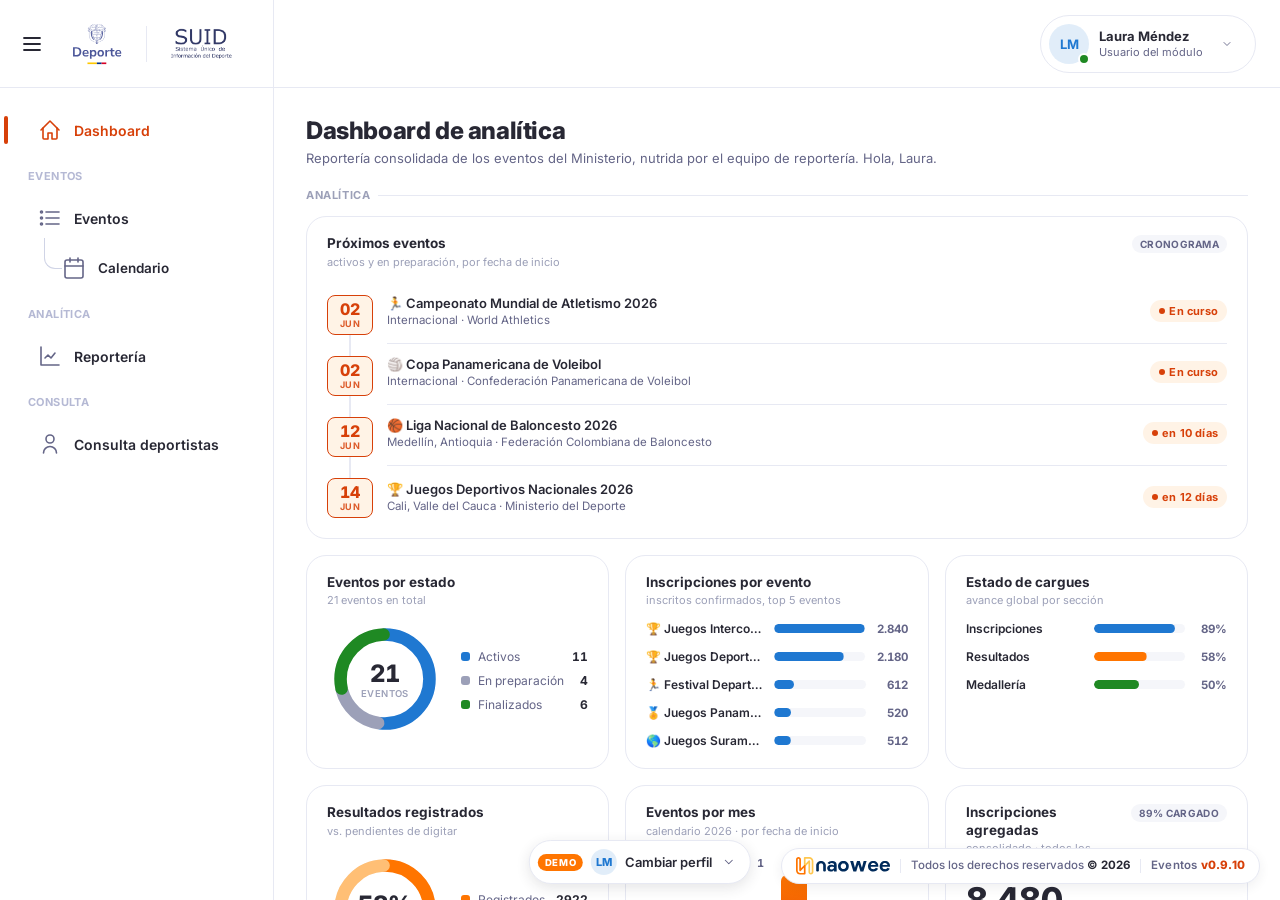
<file: usuarios.html>
<!DOCTYPE html>
<html lang="es">
<head>
<meta charset="utf-8">
<meta name="viewport" content="width=device-width, initial-scale=1">
<title>Naowee Eventos — Gestión de usuarios v1.2.0</title>

<link rel="preconnect" href="https://fonts.googleapis.com">
<link rel="preconnect" href="https://fonts.gstatic.com" crossorigin>
<link href="https://fonts.googleapis.com/css2?family=Inter:wght@400;500;600;700;800&display=swap" rel="stylesheet">

<link rel="stylesheet" href="shared/tokens.css?v=0.9.1">
<link rel="stylesheet" href="shared/shell.css?v=0.4.5">
<link rel="stylesheet" href="shared/list-components.css?v=0.9.1">
<link rel="stylesheet" href="shared/forms.css?v=0.9.3">
<link rel="stylesheet" href="shared/naowee-footer.css?v=0.9.1">
<script src="shared/naowee-footer.js?v=0.9.10" defer></script>

<style>
  /* ═══════════════════════════════════════════════════════════════
     USUARIOS — Gestión de usuarios del módulo Eventos (solo ADMIN)
     Patrón: equipo.html (naowee-ivc) adaptado a Eventos.
     v1.2.0
     ═══════════════════════════════════════════════════════════════ */

  /* ─── Page head ─── */
  .page-head { display: flex; align-items: flex-start; justify-content: space-between; gap: 16px; margin-bottom: 22px; flex-wrap: wrap; }
  .page-head__title h2 { font-size: 24px; font-weight: 800; letter-spacing: -.4px; color: var(--text-primary); margin: 0 0 5px; }
  .page-head__title p { font-size: 13px; color: var(--text-secondary); margin: 0; max-width: 560px; }
  .page-head__actions { display: flex; align-items: center; gap: 10px; flex-shrink: 0; }

  /* ─── Stat grid ─── */
  .stat-grid { display: grid; grid-template-columns: repeat(3, 1fr); gap: 16px; margin: 0 0 24px; }
  @media (max-width: 900px) { .stat-grid { grid-template-columns: 1fr; } }
  @media (min-width: 601px) and (max-width: 900px) { .stat-grid { grid-template-columns: repeat(3, 1fr); } }

  /* ─── naowee-stat-card (portado de IVC equipo.html / components.css v1.13.57) ─── */
  .naowee-stat-card {
    background: var(--surface);
    border: 0;
    border-radius: var(--radius-lg, 12px);
    box-shadow: var(--shadow-card, 0 0 2px rgba(145,158,171,.2),0 12px 24px -4px rgba(145,158,171,.12));
    padding: 18px 20px;
    display: flex; flex-direction: column; gap: 4px;
    position: relative; overflow: hidden;
    transition: transform 0.2s ease, box-shadow 0.2s ease;
    animation: fadeInUp .38s cubic-bezier(.4,0,.2,1) both;
  }
  .stat-grid .naowee-stat-card:nth-child(1) { animation-delay: .04s; }
  .stat-grid .naowee-stat-card:nth-child(2) { animation-delay: .08s; }
  .stat-grid .naowee-stat-card:nth-child(3) { animation-delay: .12s; }
  .naowee-stat-card:hover { transform: translateY(-2px); box-shadow: 0 8px 24px rgba(145,158,171,.18); }
  .naowee-stat-card__label {
    font-size: 12px; font-weight: 600; color: var(--text-secondary);
    text-transform: uppercase; letter-spacing: .5px;
  }
  .naowee-stat-card__value {
    font-size: 32px; font-weight: 800; color: var(--text-primary);
    letter-spacing: -.5px; line-height: 1.1;
  }
  .naowee-stat-card__hint { font-size: 12px; color: var(--text-secondary); margin-top: 4px; }
  /* Accent strip — 4px borde izquierdo */
  .naowee-stat-card--accent::before,
  .naowee-stat-card--success::before,
  .naowee-stat-card--info::before,
  .naowee-stat-card--caution::before {
    content: ''; position: absolute; inset: 0 auto 0 0; width: 4px;
  }
  .naowee-stat-card--accent::before  { background: var(--accent, #d74009); }
  .naowee-stat-card--success::before { background: var(--green, #1f8923); }
  .naowee-stat-card--info::before    { background: var(--blue-info, #1f78d1); }
  .naowee-stat-card--caution::before { background: var(--naranja, #FF7500); }

  /* ─── naowee-table-card canónica — patrón perfil.html / convocatorias ─── */
  .naowee-table-card {
    background: var(--surface); border: 1px solid var(--border);
    border-radius: var(--radius-xl); padding: 20px;
    display: flex; flex-direction: column; gap: 16px;
    animation: fadeInUp .4s cubic-bezier(.4,0,.2,1) both;
  }
  .tc-head { display: flex; flex-direction: column; gap: 3px; }
  .tc-head__row { display: flex; align-items: center; gap: 10px; }
  .tc-head__title { font-size: 16px; font-weight: 700; color: var(--text-primary); margin: 0; }
  .tc-head__count {
    margin-left: auto; font-size: 12px; font-weight: 600;
    color: var(--text-muted, var(--text-secondary));
  }
  .naowee-table-card__table-wrap {
    overflow-x: hidden; overflow-y: visible;
  }

  /* Tabla canónica dentro de card — thead franja gris flotante redondeada */
  .naowee-table.naowee-table--in-card { width: 100%; border-collapse: separate; border-spacing: 0; table-layout: fixed; }
  /* Celdas con contenido largo truncan con ellipsis */
  .naowee-table.naowee-table--in-card tbody td { max-width: 0; overflow: hidden; text-overflow: ellipsis; white-space: nowrap; }
  /* Correo standalone en td (col 3) */
  .naowee-table.naowee-table--in-card tbody td .row-email { display: block; overflow: hidden; text-overflow: ellipsis; white-space: nowrap; font-size: 12px; color: var(--text-secondary); }
  /* Rol label trunca */
  .row-rol-label { overflow: hidden; text-overflow: ellipsis; white-space: nowrap; display: block; }
  /* Columna Acciones: overflow visible para que tooltip sobresalga */
  .naowee-table.naowee-table--in-card tbody td.col-acciones,
  .naowee-table.naowee-table--in-card td:last-child { overflow: visible; }
  .naowee-table.naowee-table--in-card thead tr th {
    background: var(--bg-soft, #f5f6fa);
    font-size: 11px; font-weight: 700; text-transform: uppercase;
    letter-spacing: .5px; color: var(--text-secondary);
    padding: 10px 14px; border: none; white-space: nowrap;
  }
  .naowee-table.naowee-table--in-card thead tr th:first-child { border-radius: var(--radius-md, 8px) 0 0 var(--radius-md, 8px); }
  .naowee-table.naowee-table--in-card thead tr th:last-child  { border-radius: 0 var(--radius-md, 8px) var(--radius-md, 8px) 0; }
  .naowee-table.naowee-table--in-card tbody tr td {
    padding: 12px 14px; border-bottom: 1px solid var(--border); font-size: 13px; vertical-align: middle;
  }
  .naowee-table.naowee-table--in-card tbody tr:last-child td { border-bottom: none; }
  .naowee-table.naowee-table--in-card tbody tr:hover td { background: var(--bg-soft, #f5f6fa); }

  /* ─── Toolbar — searchbox 48px borde lavanda, alineado al mismo nivel que dropdowns ─── */
  .usuarios-toolbar {
    display: flex; align-items: center; gap: 10px; flex-wrap: wrap;
  }
  .usuarios-toolbar__search { flex: 0 1 300px; min-width: 220px; }
  /* Searchbox: borde lavanda (la altura = .naowee-searchbox--medium = 40px) */
  .usuarios-toolbar .naowee-searchbox__input-wrap {
    border-color: var(--field-border-idle, #8788ab);
  }
  .usuarios-toolbar__filters { display: flex; gap: 8px; flex-shrink: 0; flex-wrap: wrap; align-items: center; }
  .usuarios-toolbar .naowee-dropdown { width: 164px !important; }
  @media (max-width: 700px) {
    .usuarios-toolbar { flex-direction: column; align-items: stretch; }
    .usuarios-toolbar__search { flex: none; width: 100%; }
    .usuarios-toolbar__filters { width: 100%; }
    .usuarios-toolbar .naowee-dropdown { flex: 1; width: auto !important; }
    .btn-clear-filtros { font-size: 12px; }
  }

  /* ─── Table persona-cell (paridad equipo.html) ─── */
  .persona-avatar {
    width: 36px; height: 36px; border-radius: 50%;
    display: flex; align-items: center; justify-content: center;
    font-size: 12px; font-weight: 700; flex-shrink: 0;
    font-family: 'Inter', sans-serif; letter-spacing: .3px;
  }
  .persona-avatar--p1 { background: #ffe8e0; color: #c0392b; }
  .persona-avatar--p2 { background: #fff3e6; color: #d97706; }
  .persona-avatar--p3 { background: #fef9c3; color: #a16207; }
  .persona-avatar--p4 { background: #e8f5e9; color: #1f8923; }
  .persona-avatar--p5 { background: #e0f2fe; color: #0369a1; }
  .persona-avatar--p6 { background: #f0fdfa; color: #0d9488; }
  .persona-avatar--p7 { background: #e0f4ff; color: #0284c7; }
  .persona-avatar--p8 { background: #f3eeff; color: #7c3aed; }
  .persona-avatar--pendiente { background: var(--bg-soft, #f5f6fa); color: var(--text-secondary); }

  .persona-cell { display: flex; align-items: center; gap: 12px; min-width: 0; }
  .persona-cell__body { display: flex; flex-direction: column; gap: 1px; min-width: 0; }
  .persona-cell__name  { font-size: 13.5px; font-weight: 600; color: var(--text-primary); font-family: 'Inter', sans-serif; white-space: nowrap; overflow: hidden; text-overflow: ellipsis; }
  .persona-cell__email { font-size: 12px; color: var(--text-secondary); font-family: 'Inter', sans-serif; white-space: nowrap; overflow: hidden; text-overflow: ellipsis; }

  .row-rol-label  { font-size: 13px; font-weight: 500; color: var(--text-primary); font-family: 'Inter', sans-serif; }
  .row-acceso     { font-size: 12px; color: var(--text-secondary); font-family: 'Inter', sans-serif; white-space: nowrap; }
  .row-acceso--never { font-style: italic; color: var(--text-secondary); opacity: .7; }

  /* ─── naowee-btn--icon: cuadrado icon-only (no definido en forms.css del módulo Eventos) ─── */
  .naowee-btn.naowee-btn--icon {
    width: 32px; height: 32px; padding: 0;
    display: inline-flex; align-items: center; justify-content: center;
    flex-shrink: 0;
  }
  .naowee-btn.naowee-btn--small,
  .naowee-btn.naowee-btn--icon.naowee-btn--small { height: 32px; }
  .naowee-btn.naowee-btn--icon:focus-visible {
    outline: none; box-shadow: 0 0 0 3px rgba(215,64,9,.15);
  }

  /* ─── Row actions ─── */
  .row-actions {
    display: flex; align-items: center; gap: 4px; justify-content: flex-start;
  }
  /* ─── Tooltip canónico DS (inline, sin design-system.css en Eventos shared) ─── */
  .naowee-tooltip { position: relative; display: inline-flex; }
  .naowee-tooltip__content {
    position: absolute; z-index: 9999;
    background: var(--text-primary);
    color: #fff;
    border-radius: var(--radius-sm);
    padding: 4px 8px;
    font-size: 11.5px; font-weight: 500; font-family: 'Inter', sans-serif;
    white-space: nowrap;
    pointer-events: none;
    opacity: 0;
    transition: opacity .15s ease, transform .15s ease;
    bottom: calc(100% + 6px); left: 50%; transform: translateX(-50%) translateY(2px);
  }
  .naowee-tooltip__content::after {
    content: ''; position: absolute;
    border: 5px solid transparent; border-top-color: var(--text-primary);
    top: 100%; left: 50%; transform: translateX(-50%);
  }
  .naowee-tooltip:hover .naowee-tooltip__content,
  .naowee-tooltip:focus-within .naowee-tooltip__content {
    opacity: 1;
    transform: translateX(-50%) translateY(0);
  }
  /* overflow visible en contenedores para que el tooltip sobresalga */
  .naowee-table-card,
  .naowee-table-card__table-wrap,
  .row-actions,
  .row-actions .naowee-tooltip { overflow: visible !important; }

  /* ── Focus-visible canónico ── */
  .naowee-modal__dismiss:focus-visible,
  [data-action]:focus-visible,
  .naowee-dropdown__trigger:focus-visible {
    outline: none;
    box-shadow: 0 0 0 3px rgba(215,64,9,.18);
  }

  /* ─── Mobile: ocultar col email y último acceso ≤700px ─── */
  @media (max-width: 700px) {
    .naowee-table.naowee-table--in-card tbody td:nth-of-type(3),
    .naowee-table.naowee-table--in-card tbody td:nth-of-type(5) { display: none; }
    .naowee-table.naowee-table--in-card thead th:nth-of-type(3),
    .naowee-table.naowee-table--in-card thead th:nth-of-type(5) { display: none; }
    .naowee-badge { white-space: nowrap; }
  }

  /* ── Responsive ≤640px: tabla usuarios → stacked cards ── */
  @media (max-width: 640px) {
    .naowee-table.naowee-table--in-card thead { display: none; }
    .naowee-table.naowee-table--in-card tbody tr {
      display: block; padding: 12px 16px; border-bottom: 1px solid var(--border);
    }
    .naowee-table.naowee-table--in-card tbody tr:last-child { border-bottom: none; }
    .naowee-table.naowee-table--in-card tbody td {
      display: flex; align-items: center; gap: 8px;
      padding: 4px 0; border: none; font-size: 13px;
    }
    .naowee-table.naowee-table--in-card tbody td::before {
      content: attr(data-label);
      font-size: 10px; font-weight: 700; text-transform: uppercase;
      letter-spacing: .4px; color: var(--text-muted, var(--text-secondary));
      white-space: nowrap; min-width: 72px; flex-shrink: 0;
    }
    .naowee-table.naowee-table--in-card tbody td[data-label=""] { justify-content: flex-end; }
    .naowee-table.naowee-table--in-card tbody td[data-label=""]::before { display: none; }
    .naowee-badge { white-space: nowrap; }
    .persona-cell__email { display: none; }
  }

  /* ─── Form grid dentro del modal ─── */
  .form-grid { display: grid; grid-template-columns: 1fr 1fr; gap: 14px 16px; }
  .form-grid__field--full { grid-column: 1 / -1; }
  @media (max-width: 600px) { .form-grid { grid-template-columns: 1fr; } }

  /* ─── Modal canónico (overlay + panel) ─── */
  .naowee-modal-overlay {
    position: fixed; inset: 0; z-index: 1000;
    display: flex; align-items: center; justify-content: center; padding: 20px;
    background: rgba(40, 40, 52, .48);
    opacity: 0; pointer-events: none;
    transition: opacity var(--duration-normal) var(--easing-smoothout);
  }
  .naowee-modal-overlay.open { opacity: 1; pointer-events: auto; }
  .naowee-modal {
    background: var(--surface); border-radius: var(--radius-xl);
    max-height: 90vh; display: flex; flex-direction: column; overflow: hidden;
    box-shadow: var(--shadow-card);
    transform: translateY(10px) scale(.985); opacity: .5;
    transition: transform var(--duration-normal) var(--easing-smoothout),
                opacity var(--duration-normal) var(--easing-smoothout);
  }
  .naowee-modal-overlay.open .naowee-modal { transform: none; opacity: 1; }
  .naowee-modal__header {
    display: flex; align-items: flex-start; justify-content: space-between; gap: 16px;
    padding: 22px 28px 16px; border-bottom: 1px solid var(--border);
    position: sticky; top: 0; background: var(--surface); z-index: 2;
  }
  .naowee-modal__title { font-size: 18px; font-weight: 700; color: var(--text-primary); margin: 0; line-height: 1.3; }
  .naowee-modal__subtitle { font-size: 13px; color: var(--text-secondary); margin: 5px 0 0; line-height: 1.5; }
  .naowee-modal__dismiss {
    width: 34px; height: 34px; flex-shrink: 0; border: none; background: transparent;
    border-radius: var(--radius-md); color: var(--text-secondary); cursor: pointer;
    display: inline-flex; align-items: center; justify-content: center;
    transition: background var(--duration-fast), color var(--duration-fast);
  }
  .naowee-modal__dismiss:hover { background: var(--bg-soft); color: var(--text-primary); }
  .naowee-modal__footer {
    display: flex; align-items: center; justify-content: flex-end; gap: 10px;
    padding: 28px; border-top: 1px solid var(--border);
    position: sticky; bottom: 0; background: var(--surface);
  }
  @media (max-width: 600px) {
    .naowee-modal-overlay { align-items: flex-end; padding: 0; }
    .naowee-modal { width: 100% !important; max-width: none !important; max-height: 92vh;
      border-radius: var(--radius-xl) var(--radius-xl) 0 0; transform: translateY(100%); }
    .naowee-modal-overlay.open .naowee-modal { transform: none; }
  }

  /* overflow visible → el menú del dropdown Rol (y cualquier popover) no se recorta
     (el modal es corto y no requiere scroll interno). */
  .naowee-modal .naowee-modal__body { flex: 1; overflow: visible; padding: 24px 28px; }
  .naowee-modal .naowee-dropdown[data-mod] { position: relative; }
  .naowee-modal .naowee-dropdown[data-mod] .naowee-dropdown__menu { z-index: 10100; }

  /* ─── Animations ─── */
  @keyframes fadeInUp {
    from { opacity: 0; transform: translateY(16px); }
    to   { opacity: 1; transform: translateY(0); }
  }
  @keyframes scaleIn {
    from { opacity: 0; transform: scale(.94); }
    to   { opacity: 1; transform: scale(1); }
  }
  @media (prefers-reduced-motion: reduce) {
    .naowee-stat-card,
    .naowee-table-card { animation: none !important; }
    .naowee-stat-card { transition: none !important; }
    .naowee-modal-overlay, .naowee-modal { transition: none !important; }
  }

  /* ─── Responsive header ─── */
  @media (max-width: 600px) {
    .page-head { gap: 12px; }
    .page-head__title h2 { font-size: 20px; }
    .page-head__actions { width: 100%; }
    .page-head__actions .naowee-btn { flex: 1; }
  }
</style>
</head>
<body>

<div class="shell">
  <div id="sidebarRoot"></div>
  <div class="main">
    <header class="top-header" id="topHeader"></header>
    <div class="page">
      <div class="page-inner" id="usuariosPage"></div>
    </div>
  </div>
</div>

<!-- ════════════════════════════════════════════════════════════════
     Modal: Invitar / Editar usuario
     ════════════════════════════════════════════════════════════════ -->
<div class="naowee-modal-overlay" id="modalUsuario" role="dialog" aria-modal="true" aria-labelledby="usuarioModalTitle">
  <div class="naowee-modal" style="width:95vw; max-width: 600px;">
    <div class="naowee-modal__header">
      <div class="naowee-modal__title-group">
        <h2 class="naowee-modal__title" id="usuarioModalTitle">Invitar usuario</h2>
        <p class="naowee-modal__subtitle" id="usuarioModalSubtitle">Se enviará una invitación al correo institucional para confirmar el acceso.</p>
      </div>
      <button type="button" class="naowee-modal__dismiss" id="modalDismiss" aria-label="Cerrar">
        <svg width="16" height="16" viewBox="0 0 24 24" fill="none" stroke="currentColor" stroke-width="1.8" stroke-linecap="round" stroke-linejoin="round"><line x1="18" y1="6" x2="6" y2="18"/><line x1="6" y1="6" x2="18" y2="18"/></svg>
      </button>
    </div>
    <div class="naowee-modal__body">
      <div class="form-grid">
        <!-- Nombre -->
        <div class="form-grid__field--full">
          <div class="naowee-textfield">
            <label class="naowee-textfield__label naowee-textfield__label--required" for="invNombre">Nombre completo</label>
            <div class="naowee-textfield__input-wrap">
              <input type="text" class="naowee-textfield__input" id="invNombre" placeholder="Ej. Laura Méndez Ruiz" autocomplete="off"/>
            </div>
          </div>
        </div>
        <!-- Correo -->
        <div class="form-grid__field--full">
          <div class="naowee-textfield" id="fieldCorreo">
            <label class="naowee-textfield__label naowee-textfield__label--required" for="invCorreo">Correo institucional</label>
            <div class="naowee-textfield__input-wrap">
              <!-- type=text + inputmode=email → sin la validación nativa de Chrome; se valida con el DS -->
              <input type="text" inputmode="email" class="naowee-textfield__input" id="invCorreo" placeholder="nombre@mindeporte.gov.co" autocomplete="off"/>
            </div>
            <span class="naowee-textfield__msg" role="alert">
              <svg viewBox="0 0 24 24" fill="none" stroke="currentColor" stroke-width="2" stroke-linecap="round" stroke-linejoin="round"><circle cx="12" cy="12" r="10"/><line x1="12" y1="8" x2="12" y2="12"/><line x1="12" y1="16" x2="12.01" y2="16"/></svg>
              Ingresa un correo válido (incluye @).
            </span>
          </div>
        </div>
        <!-- Rol -->
        <div class="form-grid__field--full">
          <label class="naowee-textfield__label naowee-textfield__label--required" style="display:block;margin-bottom:6px;">Rol</label>
          <div class="naowee-dropdown" id="ddInvRol" data-mod="1">
            <button type="button" class="naowee-dropdown__trigger" id="ddInvRolTrigger">
              <span class="naowee-dropdown__value" id="ddInvRolValue">Seleccionar rol…</span>
              <span class="naowee-dropdown__chevron">
                <svg width="18" height="18" viewBox="0 0 24 24" fill="none" stroke="currentColor" stroke-width="1.8" stroke-linecap="round" stroke-linejoin="round"><polyline points="6 9 12 15 18 9"/></svg>
              </span>
            </button>
            <div class="naowee-dropdown__menu" id="ddInvRolMenu" role="listbox">
              <div class="naowee-dropdown__opt" role="option" data-val="ADMIN">Administrador de eventos</div>
              <div class="naowee-dropdown__opt" role="option" data-val="GESTOR">Gestor de eventos</div>
              <div class="naowee-dropdown__opt" role="option" data-val="USER">Usuario del módulo</div>
            </div>
          </div>
        </div>
      </div>
    </div>
    <div class="naowee-modal__footer">
      <button type="button" class="naowee-btn naowee-btn--link" id="modalCancel">Cancelar</button>
      <button type="button" class="naowee-btn naowee-btn--loud" id="modalSubmit" disabled>Invitar usuario</button>
    </div>
  </div>
</div>

<!-- ════════════════════════════════════════════════════════════════
     Modal: Confirmar desactivar / activar
     ════════════════════════════════════════════════════════════════ -->
<div class="naowee-modal-overlay" id="modalToggleStatus" role="dialog" aria-modal="true" aria-labelledby="toggleStatusTitle">
  <div class="naowee-modal" style="width:95vw; max-width: 440px;">
    <div class="naowee-modal__header">
      <div class="naowee-modal__title-group">
        <h2 class="naowee-modal__title" id="toggleStatusTitle">Desactivar acceso</h2>
        <p class="naowee-modal__subtitle" id="toggleStatusSub">—</p>
      </div>
      <button type="button" class="naowee-modal__dismiss" id="toggleDismiss" aria-label="Cerrar">
        <svg width="16" height="16" viewBox="0 0 24 24" fill="none" stroke="currentColor" stroke-width="1.8" stroke-linecap="round" stroke-linejoin="round"><line x1="18" y1="6" x2="6" y2="18"/><line x1="6" y1="6" x2="18" y2="18"/></svg>
      </button>
    </div>
    <div class="naowee-modal__body">
      <p id="toggleStatusBody" style="font-size:14px;color:var(--text-secondary);margin:0;line-height:1.55;"></p>
    </div>
    <div class="naowee-modal__footer">
      <button type="button" class="naowee-btn naowee-btn--link" id="toggleCancel">Cancelar</button>
      <button type="button" class="naowee-btn naowee-btn--loud" id="toggleSubmit">Confirmar</button>
    </div>
  </div>
</div>

<script type="module">
  import {
    mountSidebar, mountHeader, mountBackdrop, mountDemoSwitcher,
    getRoleFromQuery, ROLES
  } from './shared/sidebar.js?v=0.4.5';
  import { getUsers, addUser, updateUser, toggleUserStatus } from './shared/users-data.js?v=1.0.1';

  /* ─── Guard de rol: solo ADMIN puede acceder ─── */
  const roleCode = getRoleFromQuery();
  if (roleCode !== 'ADMIN') {
    /* Redirigir a home del rol correspondiente */
    const home = roleCode === 'GESTOR' ? 'eventos.html' : 'dashboard.html';
    window.location.replace(home + '?role=' + roleCode);
  }

  /* ─── Shell ─── */
  mountSidebar({ rootEl: document.getElementById('sidebarRoot'), roleCode, activeId: 'usuarios' });
  mountHeader({ headerEl: document.getElementById('topHeader'), role: ROLES[roleCode] || ROLES.ADMIN });
  mountBackdrop();
  mountDemoSwitcher({ roleCode });

  /* ─── Estado de la página ─── */
  var state = {
    filtros: { q: '', rol: '', estado: '' },
    modalMode: 'create',   /* 'create' | 'edit' */
    editingId: null,
    pendingToggleId: null,
    invRol: ''
  };

  /* ─── Labels/maps ─── */
  var ROL_LABELS = { ADMIN: 'Administrador de eventos', GESTOR: 'Gestor de eventos', USER: 'Usuario del módulo' };
  var ESTADO_LABELS = { activo: 'Activo', inactivo: 'Inactivo', pendiente: 'Pendiente' };
  var ESTADO_VARIANT = { activo: 'positive', inactivo: 'neutral', pendiente: 'caution' };

  /* ─── Render ─── */
  function render() {
    document.getElementById('usuariosPage').innerHTML = buildPage();
    wireEvents();
  }

  function buildPage() {
    var users = getUsers();
    var stats = computeStats(users);
    var filtered = applyFilters(users);
    return (
      '<div class="page-head">' +
        '<div class="page-head__title">' +
          '<h2>Gestión de usuarios</h2>' +
          '<p>Administra quiénes tienen acceso al módulo Eventos: invita nuevos usuarios, asigna roles y gestiona el estado de acceso.</p>' +
        '</div>' +
        '<div class="page-head__actions">' +
          '<button type="button" class="naowee-btn naowee-btn--loud" id="btnInvitar">' +
            svgPlus() + ' Invitar usuario' +
          '</button>' +
        '</div>' +
      '</div>' +
      buildStatGrid(stats) +
      '<section class="naowee-table-card">' +
        '<div class="tc-head">' +
          '<div class="tc-head__row">' +
            '<p class="tc-head__title">Usuarios del módulo</p>' +
            '<span class="tc-head__count" id="usuariosCount">' + escHtml(String(filtered.length)) + ' usuario' + (filtered.length !== 1 ? 's' : '') + '</span>' +
          '</div>' +
        '</div>' +
        buildToolbar() +
        buildTable(filtered) +
      '</section>'
    );
  }

  function computeStats(users) {
    return {
      total:      users.length,
      activos:    users.filter(function (u) { return u.estado === 'activo'; }).length,
      pendientes: users.filter(function (u) { return u.estado === 'pendiente'; }).length
    };
  }

  function buildStatGrid(s) {
    return '<section class="stat-grid">' +
      statCard('Total usuarios',    s.total,      'Registrados en el módulo', 'accent') +
      statCard('Activos',           s.activos,    'Con acceso habilitado',    'info') +
      statCard('Por confirmar',     s.pendientes, 'Invitación pendiente',     'caution') +
    '</section>';
  }

  function statCard(label, value, hint, variant) {
    return '<div class="naowee-stat-card naowee-stat-card--' + variant + '">' +
      '<span class="naowee-stat-card__label">' + escHtml(label) + '</span>' +
      '<span class="naowee-stat-card__value">' + value + '</span>' +
      '<span class="naowee-stat-card__hint">' + escHtml(hint) + '</span>' +
    '</div>';
  }

  function buildToolbar() {
    var hasQ = !!state.filtros.q;
    var hasFilters = state.filtros.rol || state.filtros.estado;

    return '<div class="usuarios-toolbar">' +
      '<div class="usuarios-toolbar__search">' +
        '<div class="naowee-searchbox naowee-searchbox--medium' + (hasQ ? ' naowee-searchbox--has-value' : '') + '" id="searchboxWrap">' +
          '<div class="naowee-searchbox__input-wrap">' +
            '<div class="naowee-searchbox__icon">' +
              '<svg viewBox="0 0 24 24" fill="none" stroke="currentColor" stroke-width="2" stroke-linecap="round" stroke-linejoin="round"><circle cx="11" cy="11" r="8"/><line x1="21" y1="21" x2="16.65" y2="16.65"/></svg>' +
            '</div>' +
            '<input type="text" class="naowee-searchbox__input" placeholder="Buscar por nombre o correo" id="usuariosSearch" value="' + escHtml(state.filtros.q) + '"/>' +
            '<button type="button" class="naowee-searchbox__clear" id="searchClear" aria-label="Limpiar búsqueda"' + (hasQ ? '' : ' style="display:none;"') + '>' +
              '<svg width="14" height="14" viewBox="0 0 24 24" fill="none" stroke="currentColor" stroke-width="2.4" stroke-linecap="round" stroke-linejoin="round"><line x1="18" y1="6" x2="6" y2="18"/><line x1="6" y1="6" x2="18" y2="18"/></svg>' +
            '</button>' +
          '</div>' +
        '</div>' +
      '</div>' +
      '<div class="usuarios-toolbar__filters">' +
        buildDDMarkup('dd-filtro-rol',    'Todos los roles', 'Rol') +
        buildDDMarkup('dd-filtro-estado', 'Todos',           'Estado') +
      '</div>' +
      (hasFilters
        ? '<button type="button" class="naowee-btn naowee-btn--link naowee-btn--sm btn-clear-filtros" id="btnClearFiltros">Limpiar filtros</button>'
        : '') +
    '</div>';
  }

  /* Markup canónico para setupDropdown: data-dd + trigger + empty menu */
  function buildDDMarkup(name, placeholder, sheetTitle) {
    return '<div class="naowee-dropdown naowee-dropdown--medium" data-dd="' + name + '" data-sheet-title="' + escHtml(sheetTitle) + '">' +
      '<button type="button" class="naowee-dropdown__trigger" aria-expanded="false" aria-haspopup="listbox">' +
        '<span data-dd-val class="naowee-dropdown__value is-placeholder">' + escHtml(placeholder) + '</span>' +
        '<span class="naowee-dropdown__chevron"><svg width="18" height="18" viewBox="0 0 24 24" fill="none" stroke="currentColor" stroke-width="1.8" stroke-linecap="round" stroke-linejoin="round"><polyline points="6 9 12 15 18 9"/></svg></span>' +
      '</button>' +
      '<div class="naowee-dropdown__menu" role="listbox"></div>' +
    '</div>';
  }

  function buildTable(users) {
    if (users.length === 0) {
      return '<div class="naowee-empty-state" style="padding:48px 24px;text-align:center;">' +
        '<div class="naowee-empty-state__icon" style="margin-bottom:14px;">' +
          '<svg width="40" height="40" viewBox="0 0 24 24" fill="none" stroke="var(--text-secondary)" stroke-width="1.3" stroke-linecap="round" stroke-linejoin="round" opacity=".5"><path d="M20 21v-2a4 4 0 0 0-4-4H8a4 4 0 0 0-4 4v2"/><circle cx="12" cy="7" r="4"/></svg>' +
        '</div>' +
        '<p style="font-size:14px;font-weight:600;color:var(--text-primary);margin:0 0 6px;">Sin resultados</p>' +
        '<p style="font-size:13px;color:var(--text-secondary);margin:0;">Ningún usuario coincide con los filtros. Ajusta la búsqueda o invita un nuevo usuario.</p>' +
      '</div>';
    }
    return '<div class="naowee-table-card__table-wrap">' +
      '<table class="naowee-table naowee-table--in-card">' +
        '<colgroup>' +
          '<col style="width:26%">' +
          '<col style="width:18%">' +
          '<col style="width:20%">' +
          '<col style="width:10%">' +
          '<col style="width:14%">' +
          '<col style="width:12%">' +
        '</colgroup>' +
        '<thead><tr>' +
          '<th>Usuario</th>' +
          '<th>Rol</th>' +
          '<th>Correo institucional</th>' +
          '<th>Estado</th>' +
          '<th>Último acceso</th>' +
          '<th style="text-align:left;">Acciones</th>' +
        '</tr></thead>' +
        '<tbody>' +
          users.map(buildRow).join('') +
        '</tbody>' +
      '</table>' +
    '</div>';
  }

  function buildRow(u) {
    var accesoHtml = u.ultimoAcceso
      ? '<span class="row-acceso">' + escHtml(formatDate(u.ultimoAcceso)) + '</span>'
      : '<span class="row-acceso row-acceso--never">Sin acceso aún</span>';

    return '<tr>' +
      '<td data-label="Usuario">' + buildPersonaCell(u) + '</td>' +
      '<td data-label="Rol"><span class="row-rol-label">' + escHtml(ROL_LABELS[u.rol] || u.rol) + '</span></td>' +
      '<td data-label="Correo"><span class="row-email">' + escHtml(u.correo) + '</span></td>' +
      '<td data-label="Estado">' + buildEstadoBadge(u.estado) + '</td>' +
      '<td data-label="Acceso">' + accesoHtml + '</td>' +
      '<td data-label="" style="text-align:center;">' + buildRowActions(u) + '</td>' +
    '</tr>';
  }

  function buildPersonaCell(u) {
    var cls = u.estado === 'pendiente' ? 'persona-avatar--pendiente' : avatarPaletteClass(u.id);
    return '<div class="persona-cell">' +
      '<div class="persona-avatar ' + cls + '">' + escHtml(u.avatar || getInitials(u.nombre)) + '</div>' +
      '<div class="persona-cell__body">' +
        '<span class="persona-cell__name">' + escHtml(u.nombre) + '</span>' +
        '<span class="persona-cell__email">' + escHtml(u.correo) + '</span>' +
      '</div>' +
    '</div>';
  }

  function buildEstadoBadge(estado) {
    var v = ESTADO_VARIANT[estado] || 'neutral';
    var l = ESTADO_LABELS[estado] || estado;
    return '<span class="naowee-badge naowee-badge--' + v + ' naowee-badge--quiet naowee-badge--small">' + escHtml(l) + '</span>';
  }

  function buildRowActions(u) {
    var btns = [];
    /* Editar (siempre disponible) */
    btns.push(
      '<span class="naowee-tooltip">' +
        '<button type="button" class="naowee-btn naowee-btn--mute naowee-btn--icon naowee-btn--small" data-action="editar" data-id="' + escHtml(u.id) + '" aria-label="Editar usuario">' +
          '<svg width="15" height="15" viewBox="0 0 24 24" fill="none" stroke="currentColor" stroke-width="1.8" stroke-linecap="round" stroke-linejoin="round"><path d="M11 4H4a2 2 0 0 0-2 2v14a2 2 0 0 0 2 2h14a2 2 0 0 0 2-2v-7"/><path d="M18.5 2.5a2.121 2.121 0 0 1 3 3L12 15l-4 1 1-4 9.5-9.5z"/></svg>' +
        '</button>' +
        '<span class="naowee-tooltip__content">Editar</span>' +
      '</span>'
    );
    /* Activar / Desactivar */
    if (u.estado === 'activo') {
      btns.push(
        '<span class="naowee-tooltip">' +
          '<button type="button" class="naowee-btn naowee-btn--mute naowee-btn--icon naowee-btn--small" data-action="desactivar" data-id="' + escHtml(u.id) + '" aria-label="Desactivar acceso">' +
            '<svg width="15" height="15" viewBox="0 0 24 24" fill="none" stroke="currentColor" stroke-width="1.8" stroke-linecap="round" stroke-linejoin="round"><path d="M18.36 6.64a9 9 0 1 1-12.73 0"/><line x1="12" y1="2" x2="12" y2="12"/></svg>' +
          '</button>' +
          '<span class="naowee-tooltip__content">Desactivar</span>' +
        '</span>'
      );
    } else if (u.estado === 'inactivo') {
      btns.push(
        '<span class="naowee-tooltip">' +
          '<button type="button" class="naowee-btn naowee-btn--mute naowee-btn--icon naowee-btn--small" data-action="activar" data-id="' + escHtml(u.id) + '" aria-label="Activar acceso">' +
            '<svg width="15" height="15" viewBox="0 0 24 24" fill="none" stroke="currentColor" stroke-width="1.8" stroke-linecap="round" stroke-linejoin="round"><path d="M12 2v4M12 18v4M4.93 4.93l2.83 2.83M16.24 16.24l2.83 2.83M2 12h4M18 12h4M4.93 19.07l2.83-2.83M16.24 7.76l2.83-2.83"/></svg>' +
          '</button>' +
          '<span class="naowee-tooltip__content">Activar</span>' +
        '</span>'
      );
    }
    return '<div class="row-actions">' + btns.join('') + '</div>';
  }

  /* ─── Filtros ─── */
  function applyFilters(users) {
    var f = state.filtros;
    return users.filter(function (u) {
      if (f.rol    && u.rol    !== f.rol)    return false;
      if (f.estado && u.estado !== f.estado) return false;
      if (f.q) {
        var q = f.q.toLowerCase();
        if (
          !u.nombre.toLowerCase().includes(q) &&
          !u.correo.toLowerCase().includes(q)
        ) return false;
      }
      return true;
    });
  }

  /* ════════════════ Dropdown genérico canónico (flotante/bottom-sheet)
     Portado de evento-crear.html — idéntico a perfil.html / eventos.html ════════ */
  const ICON_CHECK = '<svg viewBox="0 0 24 24" fill="none" stroke="currentColor" stroke-width="2.6" stroke-linecap="round" stroke-linejoin="round"><polyline points="20 6 9 17 4 12"/></svg>';
  const ICON_X     = '<svg viewBox="0 0 24 24" fill="none" stroke="currentColor" stroke-width="2" stroke-linecap="round" stroke-linejoin="round"><line x1="18" y1="6" x2="6" y2="18"/><line x1="6" y1="6" x2="18" y2="18"/></svg>';

  let _sheetBackdrop = null;
  function ensureBackdrop() {
    if (_sheetBackdrop) return _sheetBackdrop;
    _sheetBackdrop = document.createElement('div');
    _sheetBackdrop.className = 'naowee-sheet-backdrop';
    document.body.appendChild(_sheetBackdrop);
    _sheetBackdrop.addEventListener('click', closeAllPopovers);
    return _sheetBackdrop;
  }
  function isMobile() { return window.matchMedia('(max-width: 760px)').matches; }
  function closeAllPopovers() {
    document.querySelectorAll('.naowee-dropdown.is-open').forEach((el) => el.classList.remove('is-open'));
    if (_sheetBackdrop) _sheetBackdrop.classList.remove('is-open');
  }

  /* setupDropdown — canonical floating/bottom-sheet dropdown
     opts = [{value, label}]
     onSelect(chosen) called with chosen option object
     getSelected() returns current value string */
  function setupDropdown(name, opts, onSelect, getSelected) {
    const dd = document.querySelector(`[data-dd="${name}"]`);
    if (!dd) return null;
    const menu = dd.querySelector('.naowee-dropdown__menu');
    const valEl = dd.querySelector('[data-dd-val]');
    const trigger = dd.querySelector('.naowee-dropdown__trigger');
    const sheetTitle = dd.getAttribute('data-sheet-title') || 'Selecciona';

    function paint() {
      const sel = getSelected ? getSelected() : null;
      const sheetHead = `<div class="naowee-dropdown__sheet-head"><span class="naowee-dropdown__sheet-title">${sheetTitle}</span><button type="button" class="naowee-dropdown__sheet-close" data-close aria-label="Cerrar">${ICON_X}</button></div>`;
      const body = opts.length
        ? opts.map((o) => `
            <button type="button" class="naowee-dropdown__opt ${o.value === sel ? 'is-selected' : ''}" data-val="${o.value}">
              <span>${o.label}</span>
              <span class="naowee-dropdown__opt-check">${ICON_CHECK}</span>
            </button>`).join('')
        : `<div class="naowee-dropdown__empty">Sin opciones disponibles</div>`;
      menu.innerHTML = sheetHead + body;
      menu.querySelectorAll('.naowee-dropdown__opt').forEach((btn) => {
        btn.addEventListener('click', (e) => {
          e.stopPropagation();
          const chosen = opts.find((o) => o.value === btn.dataset.val);
          onSelect(chosen);
          close();
        });
      });
      menu.querySelector('[data-close]')?.addEventListener('click', (e) => { e.stopPropagation(); close(); });
    }
    function open() {
      if (dd.classList.contains('naowee-dropdown--disabled')) return;
      closeAllPopovers();
      paint();
      dd.classList.remove('is-up');
      if (!isMobile()) {
        const r = trigger.getBoundingClientRect();
        const espacioAbajo = window.innerHeight - r.bottom;
        if (espacioAbajo < 300 && r.top > espacioAbajo) dd.classList.add('is-up');
      }
      dd.classList.add('is-open');
      trigger.setAttribute('aria-expanded', 'true');
      if (isMobile()) ensureBackdrop().classList.add('is-open');
    }
    function close() {
      dd.classList.remove('is-open');
      trigger.setAttribute('aria-expanded', 'false');
      if (_sheetBackdrop && !document.querySelector('.naowee-dropdown.is-open')) _sheetBackdrop.classList.remove('is-open');
    }

    trigger.addEventListener('click', (e) => { e.stopPropagation(); dd.classList.contains('is-open') ? close() : open(); });
    return {
      el: dd, valEl,
      setLabel(label, isPlaceholder) { valEl.textContent = label; valEl.classList.toggle('is-placeholder', !!isPlaceholder); },
      setOpts(next) { opts = next; },
      close
    };
  }

  /* Click fuera cierra todos los dropdowns */
  document.addEventListener('click', (e) => {
    if (!e.target.closest('.naowee-dropdown')) closeAllPopovers();
  });
  document.addEventListener('keydown', (e) => { if (e.key === 'Escape') closeAllPopovers(); });

  /* Refs a los dropdowns de filtro (se recrean en cada render) */
  let _ddRol = null, _ddEstado = null;

  /* ─── Wire events ─── */
  function wireEvents() {
    /* Invitar CTA */
    document.getElementById('btnInvitar')?.addEventListener('click', openInvitar);

    /* Search */
    var searchEl = document.getElementById('usuariosSearch');
    var clearEl  = document.getElementById('searchClear');
    var wrapEl   = document.getElementById('searchboxWrap');
    if (searchEl) {
      searchEl.addEventListener('input', function () {
        state.filtros.q = searchEl.value;
        if (clearEl) clearEl.style.display = searchEl.value ? '' : 'none';
        if (wrapEl) wrapEl.classList.toggle('naowee-searchbox--has-value', !!searchEl.value);
        renderTable();
      });
    }
    if (clearEl) {
      clearEl.addEventListener('click', function () {
        state.filtros.q = '';
        render();
      });
    }

    /* Limpiar filtros */
    document.getElementById('btnClearFiltros')?.addEventListener('click', function () {
      state.filtros = { q: '', rol: '', estado: '' };
      render();
    });

    /* ── Dropdowns de filtro con setupDropdown canónico ── */
    const ROL_OPTS = [
      { value: '', label: 'Todos los roles' },
      { value: 'ADMIN',  label: 'Administrador' },
      { value: 'GESTOR', label: 'Gestor' },
      { value: 'USER',   label: 'Usuario' }
    ];
    const ESTADO_OPTS = [
      { value: '',         label: 'Todos' },
      { value: 'activo',   label: 'Activo' },
      { value: 'pendiente',label: 'Pendiente' },
      { value: 'inactivo', label: 'Inactivo' }
    ];

    _ddRol = setupDropdown('dd-filtro-rol', ROL_OPTS,
      (o) => { state.filtros.rol = o ? o.value : ''; render(); },
      () => state.filtros.rol
    );
    if (_ddRol) {
      var rolLabel = ROL_OPTS.find((o) => o.value === state.filtros.rol);
      _ddRol.setLabel(rolLabel ? rolLabel.label : 'Todos los roles', !state.filtros.rol);
    }

    _ddEstado = setupDropdown('dd-filtro-estado', ESTADO_OPTS,
      (o) => { state.filtros.estado = o ? o.value : ''; render(); },
      () => state.filtros.estado
    );
    if (_ddEstado) {
      var estLabel = ESTADO_OPTS.find((o) => o.value === state.filtros.estado);
      _ddEstado.setLabel(estLabel ? estLabel.label : 'Todos', !state.filtros.estado);
    }

    /* Row actions */
    document.querySelectorAll('[data-action]').forEach(function (btn) {
      if (btn.__bound) return;
      btn.__bound = true;
      btn.addEventListener('click', function (ev) {
        ev.preventDefault();
        var action = btn.getAttribute('data-action');
        var id     = btn.getAttribute('data-id');
        if (action === 'editar')     openEditar(id);
        if (action === 'desactivar') openToggleStatus(id, false);
        if (action === 'activar')    openToggleStatus(id, true);
      });
    });
  }

  /* Re-render only the table section (keep search focus) */
  function renderTable() {
    var users = getUsers();
    var filtered = applyFilters(users);
    var wrap = document.querySelector('.naowee-table-card__table-wrap');
    if (!wrap) { render(); return; }
    /* Update count label */
    var countEl = document.getElementById('usuariosCount');
    if (countEl) countEl.textContent = filtered.length + ' usuario' + (filtered.length !== 1 ? 's' : '');
    /* Replace only table content */
    if (filtered.length === 0) {
      wrap.innerHTML = '<div class="naowee-empty-state" style="padding:48px 24px;text-align:center;">' +
        '<p style="font-size:14px;font-weight:600;color:var(--text-primary);margin:0 0 6px;">Sin resultados</p>' +
        '<p style="font-size:13px;color:var(--text-secondary);margin:0;">Ningún usuario coincide con los filtros.</p>' +
        '</div>';
    } else {
      var tbody = wrap.querySelector('tbody');
      if (tbody) {
        tbody.innerHTML = filtered.map(buildRow).join('');
        /* Re-wire row action buttons */
        tbody.querySelectorAll('[data-action]').forEach(function (btn) {
          btn.addEventListener('click', function (ev) {
            ev.preventDefault();
            var action = btn.getAttribute('data-action');
            var id     = btn.getAttribute('data-id');
            if (action === 'editar')     openEditar(id);
            if (action === 'desactivar') openToggleStatus(id, false);
            if (action === 'activar')    openToggleStatus(id, true);
          });
        });
      } else { render(); }
    }
  }

  /* ─── Modal: Invitar / Editar ─── */
  function openInvitar() {
    state.modalMode  = 'create';
    state.editingId  = null;
    state.invRol     = '';

    document.getElementById('usuarioModalTitle').textContent    = 'Invitar usuario';
    document.getElementById('usuarioModalSubtitle').textContent = 'Se enviará una invitación al correo institucional para confirmar el acceso.';
    document.getElementById('modalSubmit').textContent = 'Invitar usuario';
    document.getElementById('modalSubmit').disabled = true;
    document.getElementById('invNombre').value = '';
    document.getElementById('invCorreo').value = '';
    document.getElementById('fieldCorreo').classList.remove('naowee-textfield--error');
    resetModalDropdown();
    document.getElementById('modalUsuario').classList.add('open');
    setTimeout(function () { document.getElementById('invNombre').focus(); }, 60);
    wireModalDropdown();
    wireModalValidation();
  }

  function openEditar(id) {
    var users = getUsers();
    var u = users.find(function (x) { return x.id === id; });
    if (!u) return;

    state.modalMode  = 'edit';
    state.editingId  = id;
    state.invRol     = u.rol;

    document.getElementById('usuarioModalTitle').textContent    = 'Editar usuario';
    document.getElementById('usuarioModalSubtitle').textContent = 'Actualiza nombre, correo o rol. Los cambios se aplican inmediatamente.';
    document.getElementById('modalSubmit').textContent = 'Guardar cambios';
    document.getElementById('invNombre').value = u.nombre;
    document.getElementById('invCorreo').value = u.correo;
    document.getElementById('fieldCorreo').classList.remove('naowee-textfield--error');
    setModalDropdownValue(u.rol, ROL_LABELS[u.rol] || u.rol);
    document.getElementById('modalSubmit').disabled = false;
    document.getElementById('modalUsuario').classList.add('open');
    setTimeout(function () { document.getElementById('invNombre').focus(); }, 60);
    wireModalDropdown();
    wireModalValidation();
  }

  function resetModalDropdown() {
    var val  = document.getElementById('ddInvRolValue');
    var menu = document.getElementById('ddInvRolMenu');
    if (val)  val.textContent = 'Seleccionar rol…';
    if (menu) {
      menu.querySelectorAll('.naowee-dropdown__opt').forEach(function (o) {
        o.classList.remove('is-selected');
      });
    }
  }

  function setModalDropdownValue(val, label) {
    var valEl = document.getElementById('ddInvRolValue');
    if (valEl) valEl.textContent = label;
    document.getElementById('ddInvRolMenu')?.querySelectorAll('.naowee-dropdown__opt').forEach(function (o) {
      o.classList.toggle('is-selected', o.getAttribute('data-val') === val);
    });
  }

  function wireModalDropdown() {
    var trigger = document.getElementById('ddInvRolTrigger');
    var menu    = document.getElementById('ddInvRolMenu');
    var dd      = document.getElementById('ddInvRol');
    if (!trigger || !menu || trigger.__modalBound) return;
    trigger.__modalBound = true;

    trigger.addEventListener('click', function (e) {
      e.stopPropagation();
      var willOpen = !dd.classList.contains('is-open');
      document.querySelectorAll('.naowee-dropdown.is-open').forEach(function (el) { if (el !== dd) el.classList.remove('is-open'); });
      dd.classList.toggle('is-open', willOpen);
      if (willOpen) dd.classList.add('is-up');  /* campo cerca del fondo del modal → abre hacia arriba */
      trigger.setAttribute('aria-expanded', String(willOpen));
    });

    menu.querySelectorAll('.naowee-dropdown__opt').forEach(function (opt) {
      if (opt.__modalBound) return;
      opt.__modalBound = true;
      opt.addEventListener('click', function (e) {
        e.stopPropagation();
        var v = opt.getAttribute('data-val');
        var l = opt.textContent.trim();
        state.invRol = v;
        setModalDropdownValue(v, l);
        dd.classList.remove('is-open');
        trigger.setAttribute('aria-expanded', 'false');
        validateModalForm();
      });
    });

    /* Cierre al hacer clic fuera (una sola vez, global) */
    if (!document.__invRolOutside) {
      document.__invRolOutside = true;
      document.addEventListener('click', function (e) {
        var d = document.getElementById('ddInvRol');
        if (d && !d.contains(e.target)) d.classList.remove('is-open');
      });
    }
  }

  /* Email válido: formato simple con @ y dominio. */
  function isEmailValid(e) { return /^[^\s@]+@[^\s@]+\.[^\s@]+$/.test(e); }

  function wireModalValidation() {
    var nombreEl = document.getElementById('invNombre');
    var correoEl = document.getElementById('invCorreo');
    var fieldCorreo = document.getElementById('fieldCorreo');
    if (nombreEl && !nombreEl.__validBound) {
      nombreEl.__validBound = true;
      nombreEl.addEventListener('input', validateModalForm);
    }
    if (correoEl && !correoEl.__validBound) {
      correoEl.__validBound = true;
      /* Al escribir: limpia el error y revalida el CTA. */
      correoEl.addEventListener('input', function () {
        if (fieldCorreo) fieldCorreo.classList.remove('naowee-textfield--error');
        validateModalForm();
      });
      /* Al salir del campo con un correo inválido: muestra el helper error del DS (no el nativo). */
      correoEl.addEventListener('blur', function () {
        var v = correoEl.value.trim();
        if (fieldCorreo) fieldCorreo.classList.toggle('naowee-textfield--error', !!v && !isEmailValid(v));
      });
    }
    validateModalForm();
  }

  /* CTA habilitado sólo con nombre + correo VÁLIDO (con @) + rol. */
  function validateModalForm() {
    var nombre = document.getElementById('invNombre')?.value.trim() || '';
    var correo = document.getElementById('invCorreo')?.value.trim() || '';
    var btn    = document.getElementById('modalSubmit');
    if (btn) btn.disabled = !(nombre && isEmailValid(correo) && state.invRol);
  }

  function closeModal() {
    document.getElementById('modalUsuario').classList.remove('open');
    state.invRol = '';
    /* Reset __bound flags for modal dropdown on reuse */
    var trigger = document.getElementById('ddInvRolTrigger');
    var menu    = document.getElementById('ddInvRolMenu');
    if (trigger) trigger.__modalBound = false;
    if (menu) menu.querySelectorAll('.naowee-dropdown__opt').forEach(function (o) { o.__modalBound = false; });
  }

  /* ─── Modal: Toggle estado ─── */
  function openToggleStatus(id, activate) {
    var users = getUsers();
    var u = users.find(function (x) { return x.id === id; });
    if (!u) return;
    state.pendingToggleId = id;
    var action = activate ? 'Activar' : 'Desactivar';
    document.getElementById('toggleStatusTitle').textContent = action + ' acceso';
    document.getElementById('toggleStatusSub').textContent  = u.nombre + ' · ' + (ROL_LABELS[u.rol] || u.rol);
    document.getElementById('toggleStatusBody').textContent = activate
      ? 'El usuario ' + u.nombre + ' recuperará el acceso al módulo Eventos.'
      : 'El usuario ' + u.nombre + ' perderá el acceso al módulo Eventos. Podrás reactivarlo en cualquier momento.';
    var submit = document.getElementById('toggleSubmit');
    submit.textContent = action;
    /* Desactivar = destructivo (rojo); Activar = loud (accent) */
    submit.classList.toggle('naowee-btn--danger', !activate);
    submit.classList.toggle('naowee-btn--loud', activate);
    document.getElementById('modalToggleStatus').classList.add('open');
  }

  function closeToggleStatus() {
    document.getElementById('modalToggleStatus').classList.remove('open');
    state.pendingToggleId = null;
  }

  /* ─── Modal wiring (fuera del render loop — una sola vez) ─── */
  (function wireModals() {
    /* Modal usuario */
    document.getElementById('modalDismiss').addEventListener('click', closeModal);
    document.getElementById('modalCancel').addEventListener('click', closeModal);
    document.getElementById('modalUsuario').addEventListener('click', function (ev) {
      if (ev.target === this) closeModal();
    });

    document.getElementById('modalSubmit').addEventListener('click', function () {
      var nombre = document.getElementById('invNombre').value.trim();
      var correo = document.getElementById('invCorreo').value.trim();
      var rol    = state.invRol;
      if (!nombre || !correo || !rol) return;

      /* Verificar correo duplicado */
      var existing = getUsers().find(function (u) {
        return u.correo.toLowerCase() === correo.toLowerCase();
      });
      if (existing && existing.id !== state.editingId) {
        showToast('Este correo ya está registrado para ' + existing.nombre + '. No se ' + (state.modalMode === 'edit' ? 'guardó el cambio' : 'envió la invitación') + '.', 'error');
        return;
      }

      if (state.modalMode === 'edit' && state.editingId) {
        updateUser(state.editingId, { nombre: nombre, correo: correo, rol: rol });
        closeModal();
        render();
        showToast('Cambios guardados para ' + nombre + '.', 'success');
      } else {
        addUser({ nombre: nombre, correo: correo, rol: rol });
        closeModal();
        render();
        showToast('Invitación enviada a ' + correo + ' · Estado: Pendiente.', 'success');
      }
    });

    /* Modal toggle estado */
    document.getElementById('toggleDismiss').addEventListener('click', closeToggleStatus);
    document.getElementById('toggleCancel').addEventListener('click', closeToggleStatus);
    document.getElementById('modalToggleStatus').addEventListener('click', function (ev) {
      if (ev.target === this) closeToggleStatus();
    });

    document.getElementById('toggleSubmit').addEventListener('click', function () {
      if (!state.pendingToggleId) return;
      var u = toggleUserStatus(state.pendingToggleId);
      closeToggleStatus();
      render();
      if (u) {
        var label = u.estado === 'activo' ? 'Acceso activado' : 'Acceso desactivado';
        showToast(label + ' para ' + u.nombre + '.', 'success');
      }
    });

    /* ESC global */
    document.addEventListener('keydown', function (ev) {
      if (ev.key !== 'Escape') return;
      if (document.getElementById('modalUsuario').classList.contains('open'))      closeModal();
      if (document.getElementById('modalToggleStatus').classList.contains('open')) closeToggleStatus();
    });
  })();

  /* ─── Toast (snackbar canónico DS · window.naoweeToast) ─── */
  function showToast(msg, variant) { window.naoweeToast(msg, variant || 'info'); }

  /* ─── Utils ─── */
  function escHtml(s) {
    return String(s == null ? '' : s).replace(/[&<>"']/g, function (c) {
      return ({ '&': '&amp;', '<': '&lt;', '>': '&gt;', '"': '&quot;', "'": '&#39;' })[c];
    });
  }

  function getInitials(nombre) {
    return (nombre || '?').split(/\s+/).filter(Boolean).slice(0, 2)
      .map(function (w) { return w.charAt(0).toUpperCase(); }).join('');
  }

  function avatarPaletteClass(id) {
    if (!id) return 'persona-avatar--p1';
    var hash = 0;
    for (var i = 0; i < id.length; i++) hash = ((hash << 5) - hash) + id.charCodeAt(i);
    return 'persona-avatar--p' + (Math.abs(hash) % 8 + 1);
  }

  function formatDate(iso) {
    if (!iso) return '—';
    var d = new Date(iso);
    if (isNaN(d)) return iso;
    var now = new Date();
    var diff = Math.floor((now - d) / 86400000);
    if (diff === 0) return 'Hoy, ' + d.toLocaleTimeString('es-CO', { hour: '2-digit', minute: '2-digit' });
    if (diff === 1) return 'Ayer';
    if (diff < 7)  return 'Hace ' + diff + ' días';
    return d.toLocaleDateString('es-CO', { day: 'numeric', month: 'short', year: 'numeric' });
  }

  function svgPlus() {
    return '<svg width="15" height="15" viewBox="0 0 24 24" fill="none" stroke="currentColor" stroke-width="2" stroke-linecap="round" stroke-linejoin="round"><line x1="12" y1="5" x2="12" y2="19"/><line x1="5" y1="12" x2="19" y2="12"/></svg>';
  }

  /* ─── Iniciar ─── */
  render();
</script>
</body>
</html>
</file>
<file: shared/tokens.css>
/* ═══════════════════════════════════════════════════════════════
   NAOWEE EVENTOS — Tokens semánticos (puente al DS oficial @naowee-*)
   Módulo Eventos LIGHT v0.1.0 · SUID / Ministerio del Deporte
   Fuente: Claude-Doug/CLAUDE.md + naowee-sidebar-shell/shared/tokens.css
   ═══════════════════════════════════════════════════════════════ */

:root {
  /* ─── Marca ─── */
  --naranja: #FF7500;          /* imagotipo Naowee */
  --azul: #002B5B;             /* institucional Ministerio */
  --accent: #d74009;           /* acción, links, focus, CTA, estado activo */

  /* ─── Texto ─── */
  --text-primary: #282834;
  --text-secondary: #646587;
  --text-muted: #9ca0b8;       /* placeholders, deshabilitado, "—" */

  /* ─── Superficies ─── */
  --surface: #ffffff;
  --bg: #ffffff;
  --bg-soft: #f5f6fa;
  --th-bg: #f4f5f9;              /* fondo de encabezados de tabla / pills gris (DS gray-100) */

  /* ─── Bordes ─── */
  --border: #e7e9f3;
  --border-dark: #d0d4e6;

  /* ─── Fondos accent (estados activos / hover de opciones) ─── */
  --accent-bg: #fff3e6;
  --accent-bg-warm: #ffe4cf;

  /* ─── Semánticos / estados ─── */
  --green: #1f8923;            --green-bg: #e6f4e7;   --green-border: #b7dfb9;
  --blue-info: #1f78d1;        --blue-bg: #eef5ff;     --blue-border: #c0d8f8;
  --orange-bg: #fff3e6;        --orange-border: #ffbf75;
  --red: #c0392b;              --red-bg: #fff0ee;     --red-border: #ffc4bb;
  --purple: #7c3aed;           --purple-bg: #f3eeff;

  /* ─── Etiqueta de sección (sidebar) ─── */
  --section-label-color: #b5b9d4;

  /* ─── Layout ─── */
  --sidebar-w: 274px;
  --sidebar-w-collapsed: 72px;
  --header-h: 88px;

  /* ─── Radius ─── */
  --radius-sm: 6px;
  --radius-md: 8px;
  --radius-lg: 12px;
  --radius-xl: 20px;
  --radius-full: 9999px;

  /* ─── Sombras ─── */
  --shadow-sm: 0 1px 4px rgba(0, 0, 0, 0.08);
  --shadow-md: 0 4px 16px rgba(0, 0, 0, 0.12);
  --shadow-card: 0 0 2px rgba(145, 158, 171, 0.2), 0 12px 24px -4px rgba(145, 158, 171, 0.12);
  --shadow-sheet: 0 -8px 40px rgba(40, 40, 52, 0.22);

  /* ─── Easing — Apple-style smooth-out ─── */
  --easing-smoothout: cubic-bezier(0.32, 0.72, 0, 1);
  --easing-bounce-soft: cubic-bezier(0.16, 1, 0.3, 1);

  /* ─── Durations ─── */
  --duration-fast: 140ms;
  --duration-normal: 200ms;
  --duration-slow: 360ms;

  /* ─── Tipografía ─── */
  --font-family: 'Inter', -apple-system, BlinkMacSystemFont, sans-serif;
}

* {
  box-sizing: border-box;
}

html, body {
  margin: 0;
  padding: 0;
  font-family: var(--font-family);
  color: var(--text-primary);
  background: var(--bg);
  -webkit-font-smoothing: antialiased;
  -moz-osx-font-smoothing: grayscale;
}

a {
  color: var(--accent);
  text-decoration: none;
}

a:hover {
  text-decoration: underline;
}
</file>
<file: shared/shell.css>
/* ═══════════════════════════════════════════════════════════════
   NAOWEE EVENTOS — Shell (sidebar + header + layout)
   Adaptado de naowee-test-sidebar-shell/shared/shell.css.
   Cambios para Eventos: + drawer off-canvas mobile (<1024px,
   DESIGN-PATTERNS §2.1), menú reducido a roles del módulo.
   Tokens en tokens.css.
   ═══════════════════════════════════════════════════════════════ */

body {
  font-size: 14px;
}
a { color: inherit; text-decoration: none; }
a:hover { text-decoration: none; }

/* ═══ SHELL ═══ */
.shell { display: flex; height: 100vh; overflow: hidden; }

/* ═══ SIDEBAR ═══ */
.sidebar {
  position: relative;
  width: var(--sidebar-w); min-width: var(--sidebar-w);
  background: var(--surface); border-right: 1px solid var(--border);
  display: flex; flex-direction: column; height: 100vh; overflow: hidden;
  transition: width var(--duration-slow) var(--easing-smoothout),
              min-width var(--duration-slow) var(--easing-smoothout);
  z-index: 60;
}

.sidebar-logo {
  height: var(--header-h); display: flex; align-items: center; gap: 14px;
  padding: 0 20px; border-bottom: 1px solid var(--border); flex-shrink: 0;
}
.sidebar-logo .sb-logo-img:first-of-type { margin-left: auto; }
.sidebar-logo .sb-logo-img:last-of-type { margin-right: auto; }

.burger-btn {
  background: none; border: none; cursor: pointer; padding: 0;
  display: flex; align-items: center; justify-content: center;
  width: 24px; height: 24px; flex-shrink: 0;
  border-radius: var(--radius-sm);
  transition: background var(--duration-fast), transform var(--duration-normal);
}
.burger-btn:hover { background: rgba(0, 0, 0, .06); }
.burger-btn:active { transform: scale(.9); }
.burger-btn svg { transition: transform var(--duration-slow) var(--easing-smoothout); }
.sidebar.collapsed .burger-btn svg { transform: rotate(180deg); }

.sb-logo-img { height: 46px; width: auto; display: block; flex-shrink: 0; }
.logo-sep { width: 1px; height: 36px; background: var(--border); flex-shrink: 0; }

/* ═══ SIDEBAR NAV ═══ */
.sidebar-nav {
  flex: 1; min-height: 0; overflow-y: auto; overflow-x: hidden;
  padding: 20px 0 10px; display: flex; flex-direction: column; gap: 6px;
  scrollbar-width: thin; scrollbar-color: var(--border-dark) transparent;
}
.sidebar-nav::-webkit-scrollbar { width: 6px; }
.sidebar-nav::-webkit-scrollbar-track { background: transparent; }
.sidebar-nav::-webkit-scrollbar-thumb { background: var(--border-dark); border-radius: 3px; }
.sidebar-nav::-webkit-scrollbar-thumb:hover { background: var(--text-secondary); }

.nav-section {
  flex-shrink: 0;
  font-size: 11px; font-weight: 700; letter-spacing: .4px; text-transform: uppercase;
  color: var(--section-label-color); padding: 0 28px; line-height: 16px; margin: 10px 0 6px;
}
.nav-section:first-child { margin-top: 0; }

.nav-row {
  flex-shrink: 0;
  display: flex; align-items: center; gap: 12px; height: 44px;
  padding: 0 20px 0 0; border-radius: var(--radius-sm); cursor: pointer;
  margin: 0 10px;
  transition: background var(--duration-fast),
              margin var(--duration-slow) var(--easing-smoothout);
  position: relative;
}
.nav-row:hover { background: var(--bg-soft); }
.nav-row .icon {
  width: 24px; height: 24px; flex-shrink: 0;
  display: flex; align-items: center; justify-content: center;
  margin-left: 28px; color: var(--text-secondary);
  transition: margin-left var(--duration-normal) var(--easing-smoothout), color var(--duration-normal) ease;
}
.nav-row .lbl {
  flex: 1; font-size: 14px; font-weight: 600; color: var(--text-primary);
  white-space: nowrap; overflow: hidden; max-width: 200px; opacity: 1;
  transition: opacity var(--duration-normal) ease .18s,
              max-width var(--duration-slow) var(--easing-smoothout) .04s;
}
.nav-row .nav-badge {
  flex-shrink: 0; font-size: 10px; font-weight: 800; letter-spacing: .3px;
  padding: 2px 7px; border-radius: var(--radius-full);
  background: var(--bg-soft); color: var(--text-secondary);
}

/* ═══ Indicador activo: barra naranja con View Transitions ═══ */
.active-bar {
  position: absolute; left: -6px; top: 8px; width: 4px; height: 28px;
  background: var(--accent); border-radius: 25px; transform-origin: center;
  animation: activeBarIn .42s var(--easing-bounce-soft) both;
  view-transition-name: shell-active-bar;
}
@keyframes activeBarIn {
  0%   { opacity: 0; transform: translateX(-8px) scaleY(.2); }
  55%  { opacity: 1; }
  100% { opacity: 1; transform: translateX(0) scaleY(1); }
}
.nav-row.active, .nav-row.active:hover { background: transparent; }
.nav-row.active .lbl { color: var(--accent); }
.nav-row.active .icon { color: var(--accent); }

/* ═══ Ítem hijo (anidado) — p.ej. Calendario bajo Eventos ═══
   Indenta el icono y dibuja una guía en árbol (vertical + codo) que parte
   del icono del padre hacia el hijo. Solo en sidebar expandido. */
.sidebar:not(.collapsed) .nav-row--child .icon { margin-left: 52px; }
.sidebar:not(.collapsed) .nav-row--child .lbl { font-size: 13.5px; }
/* Conector en árbol — una sola curva fina y sutil (border-left + border-bottom
   + radio) que desciende del padre y entra al icono del hijo. Sin codos rectos. */
.sidebar:not(.collapsed) .nav-row--child::before {
  content: ''; position: absolute; left: 34px; top: -8px;
  width: 17px; height: calc(50% + 8px);
  border-left: 1.5px solid var(--border-dark);
  border-bottom: 1.5px solid var(--border-dark);
  border-bottom-left-radius: 11px;
  pointer-events: none;
  transition: border-color var(--duration-normal) ease;
}
/* Activo del subnivel: el conector se mantiene neutro (sin línea/barra naranja);
   el estado activo se comunica SOLO por el texto y el ícono en accent. */

.sidebar-bottom {
  flex-shrink: 0; padding: 8px 0; border-top: 1px solid var(--border);
  background: var(--surface);
}

/* ═══ Tooltip sidebar colapsado (position:fixed vía JS) ═══ */
.nav-tooltip {
  position: fixed; background: var(--text-primary); color: #fff;
  padding: 6px 10px; border-radius: 6px; font-size: 12px; font-weight: 500;
  white-space: nowrap; pointer-events: none; z-index: 200;
  box-shadow: 0 4px 14px rgba(40, 40, 52, .18);
  opacity: 0; transform: translateY(-50%) translateX(-4px);
  transition: opacity var(--duration-fast) ease, transform var(--duration-fast) ease;
}
.nav-tooltip.is-visible { opacity: 1; transform: translateY(-50%) translateX(0); }
.nav-tooltip::before {
  content: ''; position: absolute; right: 100%; top: 50%;
  transform: translateY(-50%); border: 5px solid transparent;
  border-right-color: var(--text-primary);
}

/* ═══ Collapsed: fade + hover/active como cuadrado del icono ═══ */
.sidebar.collapsed { width: var(--sidebar-w-collapsed); min-width: var(--sidebar-w-collapsed); overflow: hidden; }
.sidebar.collapsed .sb-logo-img,
.sidebar.collapsed .logo-sep,
.sidebar.collapsed .nav-section,
.sidebar.collapsed .nav-badge { display: none; }
.sidebar.collapsed .nav-row .lbl {
  max-width: 0; opacity: 0; pointer-events: none; margin: 0;
  transition: opacity var(--duration-fast) ease,
              max-width var(--duration-normal) var(--easing-smoothout) .04s;
}
.sidebar.collapsed .sidebar-logo { justify-content: center; padding: 0; }
.sidebar.collapsed .nav-row { justify-content: center; padding: 0; gap: 0; background: transparent; }
.sidebar.collapsed .nav-row:hover,
.sidebar.collapsed .nav-row.active:hover { background: transparent; }
.sidebar.collapsed .nav-row .icon { margin-left: 0; }
.sidebar.collapsed .nav-row::before {
  content: ''; position: absolute; left: 50%; top: 50%;
  width: 40px; height: 40px; border-radius: 8px;
  transform: translate(-50%, -50%); background: transparent; pointer-events: none;
  transition: background var(--duration-normal) var(--easing-smoothout); z-index: 0;
}
.sidebar.collapsed .nav-row:hover::before { background: var(--bg-soft); }
.sidebar.collapsed .nav-row.active::before { background: var(--accent-bg); }
.sidebar.collapsed .nav-row.active:hover::before { background: var(--accent-bg-warm); }
.sidebar.collapsed .nav-row .icon { position: relative; z-index: 1; }
.sidebar.collapsed .active-bar { display: none; }

/* ═══ MAIN ═══ */
.main { flex: 1; display: flex; flex-direction: column; overflow: hidden; min-width: 0; }

/* ═══ TOP HEADER ═══ */
.top-header {
  height: var(--header-h); background: var(--surface); border-bottom: 1px solid var(--border);
  display: flex; align-items: center; gap: 16px; padding: 0 24px; flex-shrink: 0;
  position: relative; z-index: 20;
}
/* La barra superior solo lleva branding/burger a la izquierda y el chip
   de identidad a la derecha (sin título de página: ese vive en el H1 del
   contenido). El chip se ancla a la derecha en todos los viewports. */

/* Hamburguesa de header — solo visible en mobile (drawer) */
.header-burger {
  display: none; background: none; border: 1px solid var(--border);
  border-radius: var(--radius-md); cursor: pointer;
  width: 40px; height: 40px; align-items: center; justify-content: center;
  color: var(--text-primary); flex-shrink: 0;
  transition: background var(--duration-fast), border-color var(--duration-fast);
}
.header-burger:hover { background: var(--bg-soft); border-color: var(--border-dark); }
.header-burger:active { transform: scale(.95); }

/* ═══ Profile switcher (user-chip) ═══ */
.profile-switcher { position: relative; margin-left: auto; }
.user-chip {
  display: flex; align-items: center; gap: 10px;
  border: 1px solid var(--border); border-radius: var(--radius-full);
  padding: 8px 16px 8px 8px; cursor: pointer; background: #fff; max-width: 240px;
  transition: border-color var(--duration-fast), box-shadow var(--duration-fast);
}
.user-chip:hover { border-color: var(--border-dark); }
.ava { position: relative; flex-shrink: 0; }
.ava-ring {
  width: 40px; height: 40px; border-radius: 50%;
  display: flex; align-items: center; justify-content: center;
  font-size: 13px; font-weight: 700;
}
.ava-dot {
  position: absolute; bottom: -1px; right: -1px; width: 12px; height: 12px;
  background: var(--green); border: 2px solid #fff; border-radius: 50%;
}
.user-info { display: flex; flex-direction: column; gap: 1px; min-width: 0; }
.user-name {
  font-size: 13px; font-weight: 700; color: var(--text-primary);
  max-width: 140px; overflow: hidden; text-overflow: ellipsis; white-space: nowrap;
}
.user-role {
  font-size: 11px; color: var(--text-secondary);
  max-width: 140px; overflow: hidden; text-overflow: ellipsis; white-space: nowrap;
}
.user-chip__chevron {
  display: flex; align-items: center; justify-content: center;
  width: 24px; height: 24px; border-radius: 6px; background: transparent;
  border: none; cursor: pointer; color: var(--text-secondary); flex-shrink: 0; margin-left: 2px;
  transition: background var(--duration-fast), color var(--duration-fast);
}
.user-chip__chevron:hover { background: #FFEDC7; color: var(--accent); }
.user-chip__chevron svg { width: 14px; height: 14px; transition: transform var(--duration-normal) ease; }
.profile-switcher.open .user-chip__chevron svg { transform: rotate(180deg); }

.profile-dd {
  position: absolute; top: calc(100% + 8px); right: 0; z-index: 100;
  width: 280px; background: #fff;
  border: 1px solid var(--border); border-radius: 12px;
  box-shadow: 0 8px 24px rgba(40, 40, 52, .12);
  opacity: 0; transform: translateY(-6px); pointer-events: none;
  transition: opacity var(--duration-normal), transform var(--duration-normal); padding: 6px;
}
.profile-switcher.open .profile-dd { opacity: 1; transform: translateY(0); pointer-events: auto; }
.profile-dd__header { display: flex; align-items: flex-start; gap: 12px; padding: 12px 12px 10px; }
.profile-dd__user { display: flex; flex-direction: column; gap: 2px; min-width: 0; flex: 1; }
.profile-dd__user strong {
  font-size: 14px; font-weight: 700; color: var(--text-primary); line-height: 1.25;
  overflow: hidden; text-overflow: ellipsis; white-space: nowrap;
}
.profile-dd__user small {
  font-size: 11.5px; color: var(--text-secondary); font-weight: 500;
  overflow: hidden; text-overflow: ellipsis; white-space: nowrap; margin-bottom: 2px;
}
.profile-dd__current-role {
  display: inline-flex; align-items: center; gap: 4px;
  font-size: 11px; font-weight: 700; letter-spacing: .2px; margin-top: 2px;
}
.profile-dd__check-ico { display: inline-flex; align-items: center; justify-content: center; width: 12px; height: 12px; }
.profile-dd__check-ico svg { width: 12px; height: 12px; }
.profile-dd__sep { height: 1px; background: var(--border); margin: 4px -6px; }
.profile-dd__label {
  font-size: 10px; font-weight: 700; letter-spacing: .6px; text-transform: uppercase;
  color: var(--section-label-color); padding: 6px 12px 4px;
}
.profile-dd__item {
  display: flex; align-items: center; gap: 10px; padding: 9px 12px; cursor: pointer;
  font-size: 13px; font-weight: 500; color: var(--text-primary);
  transition: background var(--duration-fast), color var(--duration-fast); border-radius: 8px;
}
.profile-dd__item:hover { background: var(--bg-soft); }
.profile-dd__item--role { padding: 8px 12px; }
.profile-dd__item--role .ava-ring { flex-shrink: 0; }
.profile-dd__item .role-meta { display: flex; flex-direction: column; gap: 1px; min-width: 0; flex: 1; }
.profile-dd__item .role-meta span { font-size: 13px; font-weight: 600; color: var(--text-primary); line-height: 1.2; }
.profile-dd__item .role-meta small {
  font-size: 11px; color: var(--text-secondary); font-weight: 500;
  overflow: hidden; text-overflow: ellipsis; white-space: nowrap;
}
.profile-dd__icon {
  width: 18px; height: 18px; flex-shrink: 0;
  display: flex; align-items: center; justify-content: center; color: var(--text-secondary);
}
.profile-dd__icon svg { width: 18px; height: 18px; }
.profile-dd__item--danger { color: #d11f1f; }
.profile-dd__item--danger:hover { background: var(--red-bg); color: #a80f0f; }
.profile-dd__item--danger .profile-dd__icon { color: #d11f1f; }

/* Identity-only dropdown (patrón IVC #3): el chip del header muestra
   SOLO identidad — nombre + documento (CC) + rol. Sin acciones ni
   cambio de perfil (eso vive en el pill demo inferior). */
.profile-dd--identity-only { width: 264px; }
.profile-dd__doc {
  display: inline-flex; align-items: center; gap: 5px;
  font-size: 11.5px; font-weight: 600; color: var(--text-secondary);
  letter-spacing: .2px; margin: 1px 0 2px; font-feature-settings: 'tnum';
}
.profile-dd__doc svg { width: 13px; height: 13px; flex-shrink: 0; color: var(--text-muted); }

/* ═══ PAGE ═══ */
.page { flex: 1; overflow-y: auto; overflow-x: hidden; padding: 28px 32px 80px; }
.page-inner { max-width: 1180px; margin: 0 auto; }

/* ═══ Drawer backdrop (mobile) ═══ */
.shell-backdrop {
  position: fixed; inset: 0; background: rgba(40, 40, 52, .42);
  opacity: 0; pointer-events: none; z-index: 55;
  transition: opacity var(--duration-normal) ease;
}
body.has-mobile-drawer-open .shell-backdrop { opacity: 1; pointer-events: auto; }

/* ═══════════════════════════════════════════════════════════════
   DEMO ROLE SWITCHER — pill flotante INFERIOR centrada (sandbox)
   Port canónico de naowee-ivc/prototype/shared (demo-role-switcher).
   Posición: bottom-center. El panel abre hacia ARRIBA.
   ═══════════════════════════════════════════════════════════════ */
.demo-role-switcher {
  position: fixed; bottom: 16px; left: 50%; transform: translateX(-50%);
  z-index: 60;
}
.demo-role-switcher__toggle {
  display: inline-flex; align-items: center; gap: 8px;
  padding: 8px 14px 8px 8px; background: #fff;
  border: 1px solid var(--border); border-radius: var(--radius-full);
  box-shadow: 0 4px 14px rgba(40, 40, 52, .12);
  font-family: inherit; font-size: 13px; font-weight: 600; color: var(--text-primary);
  cursor: pointer;
  transition: transform var(--duration-normal) var(--easing-smoothout),
              box-shadow var(--duration-normal) var(--easing-smoothout);
}
.demo-role-switcher__toggle:hover { transform: translateY(-2px); box-shadow: 0 8px 22px rgba(40, 40, 52, .16); }
.demo-role-switcher__toggle:active { transform: translateY(0) scale(.98); }
.demo-role-switcher__badge {
  font-size: 9.5px; font-weight: 800; letter-spacing: .6px;
  background: var(--naranja); color: #fff;
  padding: 3px 7px; border-radius: var(--radius-full);
}
.demo-role-switcher__avatar {
  width: 26px; height: 26px; border-radius: 50%; flex-shrink: 0;
  display: flex; align-items: center; justify-content: center;
  font-size: 11px; font-weight: 800;
}
.demo-role-switcher__chev {
  display: inline-flex; align-items: center; justify-content: center;
  color: var(--text-secondary); margin-left: 2px;
  transition: transform var(--duration-normal) var(--easing-smoothout);
}
.demo-role-switcher__chev svg { width: 14px; height: 14px; }
.demo-role-switcher.is-open .demo-role-switcher__chev { transform: rotate(180deg); }

.demo-role-switcher__panel {
  position: absolute; bottom: calc(100% + 10px); left: 50%;
  transform: translateX(-50%) translateY(6px);
  width: min(92vw, 320px); max-height: 70vh; overflow: hidden;
  display: flex; flex-direction: column;
  background: #fff; border: 1px solid var(--border); border-radius: var(--radius-lg);
  box-shadow: 0 18px 48px rgba(40, 40, 52, .18);
  opacity: 0; pointer-events: none;
  transition: opacity var(--duration-normal) ease,
              transform var(--duration-normal) var(--easing-smoothout);
}
.demo-role-switcher.is-open .demo-role-switcher__panel {
  opacity: 1; pointer-events: auto; transform: translateX(-50%) translateY(0);
}
.demo-role-switcher__panel-label {
  font-size: 10px; font-weight: 700; letter-spacing: .6px; text-transform: uppercase;
  color: var(--section-label-color); padding: 12px 14px 6px; flex-shrink: 0;
}
.demo-role-switcher__list {
  overflow-y: auto; padding: 0 6px 4px;
  scrollbar-width: thin; scrollbar-color: var(--border-dark) transparent;
}
.demo-role-switcher__list::-webkit-scrollbar { width: 6px; }
.demo-role-switcher__list::-webkit-scrollbar-thumb { background: var(--border-dark); border-radius: 3px; }
.demo-role-switcher__group-label {
  font-size: 10px; font-weight: 700; letter-spacing: .5px; text-transform: uppercase;
  color: var(--text-muted); padding: 10px 8px 4px;
}
.demo-role-switcher__group-label:first-child { padding-top: 4px; }
.demo-role-switcher__item {
  display: flex; align-items: center; gap: 10px;
  padding: 8px 10px; border-radius: var(--radius-md); cursor: pointer;
  text-decoration: none; color: var(--text-primary);
  transition: background var(--duration-fast);
}
.demo-role-switcher__item:hover { background: var(--bg-soft); text-decoration: none; }
.demo-role-switcher__item.is-active { background: var(--accent-bg); }
.demo-role-switcher__item.is-active:hover { background: var(--accent-bg-warm); }
.demo-role-switcher__item.is-disabled { opacity: .5; cursor: not-allowed; }
.demo-role-switcher__item-avatar {
  width: 32px; height: 32px; border-radius: 50%; flex-shrink: 0;
  display: flex; align-items: center; justify-content: center;
  font-size: 12px; font-weight: 800;
}
.demo-role-switcher__item-meta { display: flex; flex-direction: column; gap: 1px; min-width: 0; flex: 1; }
.demo-role-switcher__item-name { font-size: 13px; font-weight: 600; color: var(--text-primary); line-height: 1.2; }
.demo-role-switcher__item-role {
  font-size: 11px; color: var(--text-secondary); font-weight: 500;
  overflow: hidden; text-overflow: ellipsis; white-space: nowrap;
}
.demo-role-switcher__item-stage {
  font-size: 9.5px; font-weight: 700; letter-spacing: .3px; text-transform: uppercase;
  color: var(--text-muted); background: var(--bg-soft);
  padding: 3px 7px; border-radius: var(--radius-full); flex-shrink: 0;
}
.demo-role-switcher__check {
  display: inline-flex; align-items: center; justify-content: center;
  width: 18px; height: 18px; color: var(--accent); flex-shrink: 0;
}
.demo-role-switcher__check svg { width: 16px; height: 16px; }
.demo-role-switcher__mode-section {
  padding: 12px 14px 6px; border-top: 1px solid var(--border); flex-shrink: 0;
}
.demo-role-switcher__mode-label {
  font-size: 10px; font-weight: 700; letter-spacing: .6px; text-transform: uppercase;
  color: var(--section-label-color); margin-bottom: 7px;
}
.demo-role-switcher__mode-switch {
  display: flex; background: var(--bg-soft); border: 1px solid var(--border);
  border-radius: var(--radius-md); padding: 3px; gap: 2px;
}
.demo-role-switcher__mode-btn {
  flex: 1; border: none; background: transparent; cursor: pointer;
  font-family: inherit; font-size: 11.5px; font-weight: 600; color: var(--text-secondary);
  padding: 7px 8px; border-radius: var(--radius-sm); white-space: nowrap;
  transition: background var(--duration-fast), color var(--duration-fast), box-shadow var(--duration-fast);
}
.demo-role-switcher__mode-btn:hover { color: var(--text-primary); }
.demo-role-switcher__mode-btn[aria-pressed="true"] { background: #fff; color: var(--accent); box-shadow: var(--shadow-sm); }
.demo-role-switcher__panel-footer {
  padding: 8px 14px 12px; display: flex; gap: 8px; flex-wrap: wrap; flex-shrink: 0;
}
.demo-role-switcher__action {
  display: inline-flex; align-items: center; gap: 6px; flex: 1; justify-content: center;
  border: 1px solid var(--border-dark); background: #fff; cursor: pointer;
  font-family: inherit; font-size: 11.5px; font-weight: 700; color: var(--text-secondary);
  padding: 8px 10px; border-radius: var(--radius-md);
  transition: background var(--duration-fast), color var(--duration-fast), border-color var(--duration-fast);
}
.demo-role-switcher__action:hover { background: var(--bg-soft); color: var(--text-primary); border-color: var(--border-dark); }
.demo-role-switcher__action svg { width: 14px; height: 14px; flex-shrink: 0; }
.demo-role-switcher__action--quiet { border-style: dashed; }
.demo-role-switcher__action--quiet:hover { color: var(--accent); border-color: var(--accent); }

@media (prefers-reduced-motion: reduce) {
  .demo-role-switcher__toggle,
  .demo-role-switcher__panel,
  .demo-role-switcher__chev { transition: none; }
  .demo-role-switcher__toggle:hover { transform: translateX(0); }
}

/* ═══ RESPONSIVE — drawer off-canvas (DESIGN-PATTERNS §2.1) ═══ */
@media (max-width: 1023px) {
  .sidebar {
    position: fixed; top: 0; left: 0;
    transform: translateX(-100%);
    transition: transform var(--duration-slow) var(--easing-smoothout);
    box-shadow: var(--shadow-md);
  }
  /* En drawer SIEMPRE labels completos (vencer estado .collapsed) */
  .sidebar, .sidebar.collapsed { width: var(--sidebar-w); min-width: var(--sidebar-w); }
  .sidebar.collapsed .sb-logo-img,
  .sidebar.collapsed .logo-sep,
  .sidebar.collapsed .nav-section,
  .sidebar.collapsed .nav-badge { display: revert; }
  .sidebar.collapsed .nav-row .lbl { max-width: 200px; opacity: 1; pointer-events: auto; }
  .sidebar.collapsed .nav-row { justify-content: flex-start; padding: 0 20px 0 0; gap: 12px; }
  .sidebar.collapsed .nav-row .icon { margin-left: 28px; }
  .sidebar.collapsed .active-bar { display: block; }
  /* Oculta el burger interno del logo en drawer (se controla por el de header) */
  .sidebar .burger-btn { display: none; }

  body.has-mobile-drawer-open .sidebar { transform: translateX(0); }

  .header-burger { display: flex; }
  .page { padding: 20px 16px 80px; }
  .page-inner { max-width: 100%; }
}

@media (max-width: 600px) {
  .top-header { padding: 0 14px; gap: 10px; }
  .user-info { display: none; }
  .user-chip { padding: 6px; max-width: none; }
  .user-chip__chevron { margin-left: 0; }
}

/* ═══ Reduced motion ═══ */
@media (prefers-reduced-motion: reduce) {
  *, *::before, *::after {
    animation-duration: .001ms !important;
    animation-iteration-count: 1 !important;
    transition-duration: .001ms !important;
  }
}
</file>
<file: shared/list-components.css>
/* ═══════════════════════════════════════════════════════════════
   NAOWEE EVENTOS — Componentes de listado (port del DS, tokens locales)
   Searchbox · segmented control · view-toggle · table-card · event-card ·
   badge de estado · empty state · barras de progreso. Replicado 1:1 del
   patrón ya canónico en dashboard.html (mismo look). Reusado por la
   pantalla "Eventos" (eventos.html). El módulo no carga el DS por CDN.
   ═══════════════════════════════════════════════════════════════ */

/* ── Searchbox canónico ── */
.naowee-searchbox { position: relative; flex: 1; min-width: 240px; max-width: 380px; width: 100%; }
.naowee-searchbox__input-wrap {
  display: flex; align-items: center; gap: 8px; height: 48px; padding: 0 12px;
  background: var(--surface); border: 1px solid var(--border-dark); border-radius: var(--radius-full);
  transition: border-color var(--duration-normal) var(--easing-smoothout),
              box-shadow var(--duration-normal) var(--easing-smoothout);
  overflow: hidden; font-feature-settings: 'case' 1;
}
.naowee-searchbox__input-wrap:hover { border-color: var(--field-border-hover); }
.naowee-searchbox__input-wrap:focus-within { border-color: var(--accent); box-shadow: 0 0 0 3px rgba(215, 64, 9, .15); }
.naowee-searchbox__icon { width: 20px; height: 20px; flex-shrink: 0; color: var(--text-muted); display: flex; align-items: center; justify-content: center; }
.naowee-searchbox__icon svg { width: 20px; height: 20px; }
.naowee-searchbox__input { flex: 1; min-width: 0; height: 100%; border: none; background: transparent; outline: none; font-family: inherit; font-size: 14px; font-weight: 400; color: var(--text-primary); padding: 0; }
.naowee-searchbox__input::placeholder { color: var(--text-muted); }
.naowee-searchbox__input::-webkit-search-decoration,
.naowee-searchbox__input::-webkit-search-cancel-button,
.naowee-searchbox__input::-webkit-search-results-button,
.naowee-searchbox__input::-webkit-search-results-decoration { -webkit-appearance: none; appearance: none; display: none; }
.naowee-searchbox__clear { width: 24px; height: 24px; border-radius: var(--radius-md); border: none; background: transparent; color: var(--text-muted); display: none; align-items: center; justify-content: center; cursor: pointer; flex-shrink: 0; transition: background var(--duration-fast), color var(--duration-fast); }
.naowee-searchbox__clear svg { width: 20px; height: 20px; }
.naowee-searchbox__clear:hover { background: var(--bg-soft); color: var(--text-secondary); }
.naowee-searchbox--has-value .naowee-searchbox__clear { display: flex; }
/* Tamaño medium (40px) — canónico DS */
.naowee-searchbox--medium .naowee-searchbox__input-wrap { height: 40px; }
/* Tamaño small (32px) — canónico DS (.naowee-searchbox--small), para toolbars de filtro */
.naowee-searchbox--small .naowee-searchbox__input-wrap { height: 32px; padding: 0 10px; gap: 6px; }
.naowee-searchbox--small .naowee-searchbox__input { font-size: 13px; }
.naowee-searchbox--small .naowee-searchbox__icon,
.naowee-searchbox--small .naowee-searchbox__icon svg { width: 16px; height: 16px; }
.naowee-searchbox--small .naowee-searchbox__clear { width: 20px; height: 20px; }
.naowee-searchbox--small .naowee-searchbox__clear svg { width: 15px; height: 15px; }

/* ── Paginación canónica (DS .naowee-pagination) — port a tokens, tamaño medium ── */
.naowee-pagination { display: flex; align-items: center; gap: 16px; font-family: inherit; font-feature-settings: 'case' 1; }
.naowee-pagination__pages { display: flex; align-items: center; gap: 9px; }
.naowee-pagination__label { font-size: 13.5px; font-weight: 400; color: var(--text-secondary); white-space: nowrap; }
.naowee-pagination__total { display: flex; align-items: center; gap: 5px; font-size: 13.5px; color: var(--text-secondary); white-space: nowrap; }
.naowee-pagination__total strong { font-weight: 600; color: var(--text-primary); }
.naowee-pagination__input { width: 50px; height: 40px; border: 1px solid var(--field-border-idle); border-radius: var(--radius-md); background: var(--surface); font-family: inherit; font-size: 14px; color: var(--text-primary); text-align: center; padding: 0 6px; transition: border-color var(--duration-normal) var(--easing-smoothout); }
.naowee-pagination__input:hover { border-color: var(--field-border-hover); }
.naowee-pagination__input:focus { border-width: 2px; border-color: var(--accent); outline: none; }
.naowee-pagination__controls { display: flex; align-items: center; gap: 8px; }
.naowee-pagination__btn { width: 40px; height: 40px; border-radius: var(--radius-md); border: none; background: var(--accent-bg); display: flex; align-items: center; justify-content: center; cursor: pointer; color: var(--accent); transition: background var(--duration-fast), color var(--duration-fast); flex-shrink: 0; }
.naowee-pagination__btn:hover { background: var(--accent-bg-warm); }
.naowee-pagination__btn:disabled { opacity: .45; cursor: not-allowed; background: var(--bg-soft); color: var(--text-muted); }
.naowee-pagination__btn:focus-visible { outline: none; box-shadow: 0 0 0 3px rgba(215, 64, 9, .18); }
.naowee-pagination__btn svg { width: 18px; height: 18px; }

/* ── Segmented control canónico ── */
.naowee-segment { position: relative; display: inline-flex; background: var(--surface); border: 1px solid var(--border-dark); border-radius: var(--radius-lg); padding: 4px; gap: 0; height: 40px; overflow: clip; font-feature-settings: 'case' 1; }
.naowee-segment__pill { box-sizing: border-box; position: absolute; top: 4px; bottom: 4px; left: 0; width: 0; background: var(--surface); border: 2px solid var(--accent); border-radius: var(--radius-md); box-shadow: 0 0 0 3px rgba(215, 64, 9, .08); pointer-events: none; z-index: 0; transform: translate3d(var(--seg-x, 0), 0, 0); transition: transform 380ms var(--easing-smoothout), width 380ms var(--easing-smoothout); will-change: transform, width; }
.naowee-segment__pill--no-anim { transition: none; }
.naowee-segment__item { position: relative; z-index: 1; display: flex; align-items: center; justify-content: center; align-self: stretch; padding: 0 14px; border: 2px solid transparent; background: transparent; border-radius: var(--radius-md); cursor: pointer; white-space: nowrap; flex-shrink: 0; font-family: inherit; font-size: 12.5px; font-weight: 600; color: var(--text-secondary); transition: color 220ms var(--easing-smoothout); }
.naowee-segment__item:hover { color: var(--text-primary); }
.naowee-segment__item--active { color: var(--accent); font-weight: 700; }
.toolbar__count { margin-left: auto; font-size: 12.5px; font-weight: 600; color: var(--text-secondary); }

/* ── Tabs canónicas (DS .naowee-tabs / .naowee-tab) — port a tokens locales.
      Pipe (underline) vía ::after del tab seleccionado; sin JS. ── */
.naowee-tabs { display: flex; border-bottom: 1px solid var(--border-dark); background: var(--surface); overflow-x: auto; -webkit-overflow-scrolling: touch; scrollbar-width: none; }
.naowee-tabs::-webkit-scrollbar { display: none; }
.naowee-tabs--proportional .naowee-tab { flex: 1; }
.naowee-tab {
  display: flex; align-items: center; justify-content: center; gap: 7px;
  height: 48px; padding: 0 16px; background: transparent; border: none;
  border-radius: var(--radius-sm) var(--radius-sm) 0 0; cursor: pointer; position: relative;
  white-space: nowrap; flex-shrink: 0; font-family: inherit; font-size: 14px; font-weight: 600;
  line-height: 18px; text-align: center; text-decoration: none; font-feature-settings: 'case' 1;
  color: var(--text-primary); -webkit-tap-highlight-color: transparent;
  transition: background var(--duration-normal) var(--easing-smoothout), color var(--duration-normal) var(--easing-smoothout);
}
.naowee-tab:hover { background: var(--accent-bg); }
.naowee-tab::after { content: ''; position: absolute; bottom: 0; left: 0; right: 0; height: 3px; border-radius: 3px 3px 0 0; background: transparent; transition: background var(--duration-normal) var(--easing-smoothout); }
.naowee-tab--selected { color: var(--accent); }
.naowee-tab--selected::after { background: var(--accent); }
.naowee-tab:not(.naowee-tab--selected):hover { color: var(--text-secondary); }
.naowee-tab svg, .naowee-tab__icon { width: 16px; height: 16px; flex-shrink: 0; opacity: .7; }
.naowee-tab--selected svg, .naowee-tab--selected .naowee-tab__icon { opacity: 1; }
.naowee-tab:focus-visible { outline: none; box-shadow: inset 0 0 0 2px rgba(215, 64, 9, .3); }
/* Contador (badge con número) dentro de un tab — port canónico .naowee-tab__count */
.naowee-tab__count { font-size: 10px; font-weight: 500; background: var(--border); color: var(--text-secondary); padding: 1px 6px; border-radius: var(--radius-full); min-width: 16px; text-align: center; line-height: 14px; }
.naowee-tab--selected .naowee-tab__count { background: var(--accent-bg); color: var(--accent); }

/* ── View toggle (card/tabla) ── */
/* Segment toggle (tarjetas/tabla/calendario): track gris + pill blanco con sombra
   en el activo (ícono accent), ícono slate en los inactivos. */
.view-toggle { display: inline-flex; align-items: center; background: var(--bg-soft); border: 1px solid var(--border); border-radius: var(--radius-md); padding: 3px; gap: 3px; }
.view-toggle__btn { width: 34px; height: 32px; display: inline-flex; align-items: center; justify-content: center; border: none; background: transparent; border-radius: var(--radius-sm); cursor: pointer; color: var(--text-secondary); transition: color var(--duration-fast), background var(--duration-fast), box-shadow var(--duration-fast); }
.view-toggle__btn:hover:not(.is-active) { color: var(--text-primary); }
.view-toggle__btn.is-active { background: var(--surface); color: var(--accent); box-shadow: 0 1px 2px rgba(40,40,52,.12), 0 0 0 1px rgba(40,40,52,.04); }
.view-toggle__btn svg { width: 17px; height: 17px; }

/* ── Badge de estado ── */
.badge { display: inline-flex; align-items: center; gap: 5px; padding: 4px 10px; border-radius: var(--radius-full); font-size: 11px; font-weight: 700; letter-spacing: .2px; white-space: nowrap; flex-shrink: 0; }
.badge::before { content: ''; width: 6px; height: 6px; border-radius: 50%; background: currentColor; }
.badge.s-borrador { background: #f0f1f7; color: var(--text-secondary); }
.badge.s-activo { background: var(--blue-bg); color: var(--blue-info); }
.badge.s-finalizado { background: var(--green-bg); color: var(--green); }

/* ── Badge canónico (DS .naowee-badge) — port a tokens locales.
      Loud = fill sólido + texto claro; Quiet = fill tenue + texto oscuro. ── */
.naowee-badge { display: inline-flex; align-items: center; justify-content: center; gap: 4px; height: 20px; min-width: 20px; padding: 2px 8px; border-radius: var(--radius-full); font-family: inherit; font-size: 10px; font-weight: 500; line-height: 12px; text-align: center; white-space: nowrap; border: none; font-feature-settings: 'case' 1; }
.naowee-badge--large { height: 24px; min-width: 24px; padding: 2px 10px; font-size: 12px; line-height: 16px; }
.naowee-badge svg { width: 10px; height: 10px; flex-shrink: 0; }
.naowee-badge--large svg { width: 13px; height: 13px; }
.naowee-badge--positive { background: var(--green); color: #fff; }
.naowee-badge--positive.naowee-badge--quiet { background: var(--green-bg); color: #17641a; }
.naowee-badge--negative { background: var(--red); color: #fff; }
.naowee-badge--negative.naowee-badge--quiet { background: var(--red-bg); color: #c4031d; }
.naowee-badge--neutral { background: var(--text-secondary); color: #fff; }
.naowee-badge--neutral.naowee-badge--quiet { background: var(--bg-soft); color: var(--text-secondary); }
.naowee-badge--informative { background: var(--blue-info); color: #fff; }
.naowee-badge--informative.naowee-badge--quiet { background: var(--blue-bg); color: #134a86; }
.naowee-badge--brand { background: var(--accent); color: #fff; }

/* ── Grid de eventos (cards) ── */
.events-grid { display: grid; grid-template-columns: repeat(auto-fill, minmax(340px, 1fr)); gap: 16px; }
.event-card { background: var(--surface); border: 1px solid var(--border); border-radius: var(--radius-xl); padding: 20px 20px 18px; cursor: pointer; text-align: left; width: 100%; font-family: inherit; display: flex; flex-direction: column; gap: 14px; transition: transform var(--duration-normal) var(--easing-smoothout), box-shadow var(--duration-normal) var(--easing-smoothout), border-color var(--duration-normal) var(--easing-smoothout); animation: fadeInUp .4s var(--easing-smoothout) both; }
.event-card:hover { transform: translateY(-3px); box-shadow: var(--shadow-card); border-color: var(--border-dark); }
.event-card:focus-visible { outline: none; border-color: var(--accent); box-shadow: 0 0 0 3px rgba(215, 64, 9, .15); }
.event-card__top { display: flex; align-items: flex-start; justify-content: space-between; gap: 10px; }
.event-card__icon { width: 42px; height: 42px; border-radius: var(--radius-lg); flex-shrink: 0; display: flex; align-items: center; justify-content: center; font-size: 20px; background: var(--bg-soft); }
.event-card__name { font-size: 15px; font-weight: 700; color: var(--text-primary); line-height: 1.3; }
.event-card__sport { font-size: 12px; color: var(--text-secondary); margin-top: 3px; }
.event-card__meta { display: flex; flex-direction: column; gap: 7px; }
.meta-row { display: flex; align-items: center; gap: 9px; font-size: 12.5px; color: var(--text-secondary); }
.meta-row svg { width: 15px; height: 15px; color: var(--text-muted); flex-shrink: 0; }
.meta-row strong { color: var(--text-primary); font-weight: 600; }

/* ── Barras de progreso ── */
.progress { border-top: 1px solid var(--border); padding-top: 14px; display: flex; flex-direction: column; gap: 11px; }
.prog-item { display: grid; grid-template-columns: 92px 1fr auto; align-items: center; gap: 10px; }
.prog-item__lbl { font-size: 11px; font-weight: 600; color: var(--text-secondary); }
.prog-track { height: 6px; border-radius: var(--radius-full); background: var(--bg-soft); overflow: hidden; }
.prog-fill { height: 100%; border-radius: var(--radius-full); clip-path: inset(0 100% 0 0); transition: clip-path 620ms var(--easing-smoothout); }
.prog-fill.is-filled { clip-path: inset(0 0 0 0); }
.prog-fill.f-insc { background: var(--blue-info); }
.prog-fill.f-res { background: var(--naranja); }
.prog-fill.f-med { background: var(--green); }
.prog-item__val { font-size: 11px; font-weight: 700; color: var(--text-primary); font-feature-settings: 'tnum'; min-width: 34px; text-align: right; }
.prog-item__val.is-empty { color: var(--text-muted); font-weight: 600; }

.event-card__foot { display: flex; align-items: center; justify-content: space-between; gap: 8px; margin-top: 2px; }
.event-card__org { font-size: 11px; color: var(--text-muted); display: inline-flex; align-items: center; gap: 5px; min-width: 0; flex: 1; }
.event-card__org svg { width: 14px; height: 14px; flex-shrink: 0; }
.event-card__org-name { overflow: hidden; text-overflow: ellipsis; white-space: nowrap; }
.event-card__link { font-size: 12.5px; font-weight: 700; color: var(--accent); display: inline-flex; align-items: center; gap: 5px; }
.event-card__link svg { width: 14px; height: 14px; transition: transform var(--duration-normal) var(--easing-smoothout); }
.event-card:hover .event-card__link svg { transform: translateX(3px); }

/* ── Tabla canónica (.naowee-table-card) ── */
.naowee-table-card { background: var(--surface); border: 1px solid var(--border); border-radius: var(--radius-xl); padding: 20px; display: flex; flex-direction: column; gap: 16px; animation: fadeInUp .4s var(--easing-smoothout) both; }
.tc-head { display: flex; flex-direction: column; gap: 3px; }
.tc-head__title { font-size: 16px; font-weight: 700; color: var(--text-primary); margin: 0; }
.tc-head__sub { font-size: 12.5px; color: var(--text-secondary); margin: 0; }
.tc-toolbar { display: flex; align-items: center; gap: 12px; flex-wrap: wrap; }
.tc-toolbar .naowee-searchbox { flex: 1 1 240px; }
.tc-toolbar .toolbar__count { margin-left: auto; }
/* El wrap ya NO genera scroll horizontal: la tabla usa `table-layout: fixed`
   + anchos por <colgroup> para que TODAS las columnas (incl. "Acción / Ver
   detalle") quepan en el viewport. `overflow-x: clip` evita cualquier barra
   horizontal; mantenemos overflow-y visible para los focus-rings de fila. */
.naowee-table-card__table-wrap { overflow-x: clip; overflow-y: visible; }
.naowee-table--in-card { width: 100%; table-layout: fixed; border-collapse: separate; border-spacing: 0; }
.naowee-table--in-card thead th { text-align: left; font-size: 11px; font-weight: 600; letter-spacing: .3px; text-transform: uppercase; color: var(--text-secondary); background: var(--th-bg); padding: 12px 18px; border: none; white-space: nowrap; overflow: hidden; text-overflow: ellipsis; }
.naowee-table--in-card thead th:first-child { border-top-left-radius: var(--radius-lg); border-bottom-left-radius: var(--radius-lg); }
.naowee-table--in-card thead th:last-child { border-top-right-radius: var(--radius-lg); border-bottom-right-radius: var(--radius-lg); }
.naowee-table--in-card tbody td { padding: 16px 14px; font-size: 13px; color: var(--text-primary); border-bottom: 1px solid var(--border); vertical-align: middle; }
.naowee-table--in-card thead th { padding: 12px 14px; }
.naowee-table--in-card tbody td:first-child, .naowee-table--in-card thead th:first-child { padding-left: 18px; }
.naowee-table--in-card tbody td:last-child, .naowee-table--in-card thead th:last-child { padding-right: 18px; }
.naowee-table--in-card tbody tr:last-child td { border-bottom: 0; }
.naowee-table--in-card tbody tr { transition: background var(--duration-fast); }
.naowee-table--in-card tbody tr:hover { background: #fafbfd; }
/* ── Anchos de columna (table-layout: fixed) — caben en el viewport sin
   scroll-x. Aplicados por <colgroup> en el render (6 cols en eventos.html /
   5 cols en el dashboard). ── */
.col-evento { width: 27%; } .col-fechas { width: 14%; } .col-lugar { width: 14%; }
.col-estado { width: 14%; } .col-prog { width: 14%; } .col-accion { width: 17%; }
.ev-row__name { display: flex; align-items: center; gap: 10px; min-width: 0; }
.ev-row__emoji { font-size: 17px; flex-shrink: 0; }
.ev-row__nm { font-weight: 600; overflow: hidden; text-overflow: ellipsis; white-space: nowrap; }
.ev-row__sport { font-size: 11px; color: var(--text-muted); overflow: hidden; text-overflow: ellipsis; white-space: nowrap; }
/* Fechas y lugar pueden envolver (word-wrap) en vez de forzar scroll-x. */
.ev-row__dates, .ev-row__place { font-size: 12.5px; color: var(--text-secondary); line-height: 1.4; overflow-wrap: break-word; word-break: normal; }
/* Fechas a dos líneas: apertura arriba (fuerte), cierre abajo (gris más claro). */
.ev-row__dates .ev-date { display: block; line-height: 1.35; }
.ev-row__dates .ev-date--open { color: var(--text-primary); font-weight: 600; }
.ev-row__dates .ev-date--close { color: var(--text-muted); font-size: 11.5px; margin-top: 2px; }
.ev-row__prog { display: flex; align-items: center; gap: 9px; min-width: 0; }
.ev-row__prog .prog-track { flex: 1; }
.ev-row__prog .ev-row__pct { font-size: 11.5px; font-weight: 700; color: var(--text-primary); font-feature-settings: 'tnum'; min-width: 34px; text-align: right; }
.ev-row__pct.is-empty { color: var(--text-muted); }
/* Acción por fila (Gestionar / Ver detalle) — ghost/link canónico Naowee:
   label en accent, hover naranja claro, sin fondo ni borde de outline.
   (Equivale a .naowee-btn--link del DS: text-accent + interactive-fill-quiet.) */
.ev-row__action { display: inline-flex; align-items: center; gap: 5px; max-width: 100%; padding: 7px 9px; border-radius: var(--radius-md); border: none; background: transparent; font-family: inherit; font-size: 12px; font-weight: 700; color: var(--accent); cursor: pointer; white-space: nowrap; transition: background var(--duration-fast) var(--easing-smoothout), color var(--duration-fast); }
/* La etiqueta conserva su ancho natural (no se trunca prematuramente); el
   ícono de flecha nunca se encoge → "Ver detalle" / "Gestionar" se ven completos. */
.ev-row__action .ev-row__action-lbl { flex: 0 0 auto; }
.ev-row__action svg { flex-shrink: 0; }
.ev-row__action:hover { background: var(--accent-bg); color: var(--accent); }
.ev-row__action:focus-visible { outline: none; box-shadow: 0 0 0 3px rgba(215, 64, 9, .15); }
.ev-row__action svg { width: 14px; height: 14px; transition: transform var(--duration-normal) var(--easing-smoothout); }
.ev-row__action:hover svg { transform: translateX(2px); }

/* ── Empty state (dentro de card) ── */
.empty { display: none; flex-direction: column; align-items: center; justify-content: center; text-align: center; padding: 44px 24px 36px; gap: 8px; }
.empty.is-shown { display: flex; }
.empty__icon { width: 52px; height: 52px; border-radius: var(--radius-lg); background: var(--bg-soft); display: flex; align-items: center; justify-content: center; margin-bottom: 6px; }
.empty__icon svg { width: 26px; height: 26px; color: var(--text-muted); }
.empty h3 { font-size: 16px; font-weight: 700; color: var(--text-primary); margin: 0; }
.empty p { font-size: 13.5px; color: var(--text-secondary); margin: 0; max-width: 380px; line-height: 1.5; }

@keyframes fadeInUp { from { opacity: 0; transform: translateY(14px); } to { opacity: 1; transform: translateY(0); } }

@media (max-width: 600px) {
  .events-grid { grid-template-columns: 1fr; }
  .toolbar__count { margin-left: 0; width: 100%; }
  .naowee-searchbox { max-width: none; }
  .naowee-segment { width: 100%; }
  .naowee-segment__item { flex: 1; }
  .naowee-table-card { padding: 14px; }
}
@media (prefers-reduced-motion: reduce) {
  .event-card, .naowee-table-card, .prog-fill, .naowee-segment__pill, .event-card__link svg { animation: none !important; transition: none !important; }
  .prog-fill { clip-path: none !important; }
}
</file>
<file: shared/forms.css>
/* ═══════════════════════════════════════════════════════════════
   NAOWEE EVENTOS — Componentes de formulario (port local del DS)
   Port de los componentes del Design System (.naowee-textfield,
   .naowee-dropdown, .naowee-datepicker, .naowee-checkbox, chips, .naowee-btn)
   mapeados a los TOKENS LOCALES del módulo (tokens.css) — mismo criterio
   que el dashboard usa para searchbox/segment/badge: el módulo no carga el
   DS por CDN, porta lo que usa. Mobile-first: datepicker = bottom-sheet.
   ═══════════════════════════════════════════════════════════════ */

/* ─────────────────────────── Botones ───────────────────────────
   CSS CANÓNICO del Design System (naowee-design-system/dist/design-system.css
   §Button, líneas 583-830). Copiado 1:1 y mapeado a los tokens locales —
   los valores coinciden con el DS (--accent #d74009, --accent-bg #fff3e6).
   Loud = glow naranja (sombras --naowee-shadow-loud-*, elevación en hover).
   Ghost/link = label accent + hover naranja claro. NO re-portar perdiendo estados. */

/* Glow naranja canónico del loud (DS líneas 583-587). */
:root {
  --naowee-shadow-loud-xs: 0 2px 6px rgba(215, 64, 9, .14);
  --naowee-shadow-loud-sm: 0 4px 12px rgba(215, 64, 9, .18);
  --naowee-shadow-loud-md: 0 6px 16px rgba(215, 64, 9, .22);
  --naowee-shadow-loud-lg: 0 10px 28px rgba(215, 64, 9, .32);
  --naowee-shadow-loud-xl: 0 16px 40px rgba(215, 64, 9, .38);
  /* Glow rojo para CTA destructivo (.naowee-btn--danger) — feedback negative */
  --naowee-shadow-danger-xs: 0 2px 6px rgba(218, 22, 48, .14);
  --naowee-shadow-danger-sm: 0 4px 12px rgba(218, 22, 48, .18);
  --naowee-shadow-danger-lg: 0 10px 28px rgba(218, 22, 48, .32);
  /* Bordes canónicos de inputs (DS interactive-border): idle lavanda · hover gris · error negativo. */
  --field-border-idle: #8788ab;   /* --naowee-color-gray-600 / interactive-border-idle */
  --field-border-hover: #646587;  /* --naowee-color-gray-700 / interactive-border-hover */
  --field-border-error: #ed314a;  /* --naowee-color-feedback-border-negative-loud */
  --field-h: 48px;                /* --naowee-size-height-inputs-large (Figma default) */
}

.naowee-btn {
  display: inline-flex; align-items: center; justify-content: center; gap: 8px;
  position: relative;
  height: 44px; padding: 0 20px; border-radius: var(--radius-md);
  font-family: inherit; font-size: 13px; font-weight: 700; letter-spacing: .2px;
  border: 1px solid transparent; cursor: pointer; white-space: nowrap;
  transition: opacity var(--duration-fast) var(--easing-smoothout),
              transform var(--duration-fast) var(--easing-smoothout),
              box-shadow var(--duration-fast) var(--easing-smoothout),
              background var(--duration-fast), border-color var(--duration-fast);
  font-feature-settings: 'case' 1;
}
.naowee-btn svg { width: 17px; height: 17px; flex-shrink: 0; }
.naowee-btn:active { transform: scale(.97); }

/* ── Loud (primario) — bg se mantiene + elevación naranja en hover (DS 655-686) ── */
.naowee-btn--loud { background: var(--accent); color: #fff; box-shadow: var(--naowee-shadow-loud-sm); }
.naowee-btn--loud:hover,
.naowee-btn--loud:focus-visible {
  background: var(--accent); box-shadow: var(--naowee-shadow-loud-lg); outline: none; transform: translateY(-1px);
}
.naowee-btn--loud:active { background: var(--accent); box-shadow: var(--naowee-shadow-loud-xs); }
.naowee-btn--loud.naowee-btn--sm:hover,
.naowee-btn--loud.naowee-btn--sm:focus-visible { box-shadow: var(--naowee-shadow-loud-sm); }
.naowee-btn--loud:disabled, .naowee-btn--loud.naowee-btn--disabled {
  background: var(--border-dark); color: var(--text-muted); cursor: not-allowed;
  pointer-events: none; box-shadow: none;
}

/* ── Danger/Destructivo (rojo) — mismo patrón que --loud, tono negative del DS ── */
.naowee-btn--danger { background: #da1630; color: #fff; box-shadow: var(--naowee-shadow-danger-sm); }
.naowee-btn--danger:hover,
.naowee-btn--danger:focus-visible {
  background: #c4031d; box-shadow: var(--naowee-shadow-danger-lg); outline: none; transform: translateY(-1px);
}
.naowee-btn--danger:active { background: #c4031d; box-shadow: var(--naowee-shadow-danger-xs); }
.naowee-btn--danger:disabled, .naowee-btn--danger.naowee-btn--disabled {
  background: var(--border-dark); color: var(--text-muted); cursor: not-allowed;
  pointer-events: none; box-shadow: none;
}

/* ── Quiet/Mute (ghost canónico) — label accent, hover naranja claro (DS 689-723) ── */
.naowee-btn--mute, .naowee-btn--ghost { background: transparent; color: var(--accent); }
.naowee-btn--mute:hover, .naowee-btn--ghost:hover { background: var(--accent-bg); }
.naowee-btn--mute:active, .naowee-btn--ghost:active { background: var(--accent-bg-warm); }
.naowee-btn--mute svg, .naowee-btn--ghost svg { color: var(--accent); }
.naowee-btn--mute:focus-visible, .naowee-btn--ghost:focus-visible {
  outline: none; box-shadow: 0 0 0 3px rgba(215, 64, 9, .15);
}

/* ── Quiet (secundario) — fill accent suave + label accent (DS 689-707) ── */
.naowee-btn--quiet { background: var(--accent-bg); color: var(--accent); }
.naowee-btn--quiet:hover { background: var(--accent-bg-warm); }
.naowee-btn--quiet:active { background: var(--accent-bg-warm); }
.naowee-btn--quiet svg { color: var(--accent); }
.naowee-btn--quiet:focus-visible { outline: none; box-shadow: 0 0 0 3px rgba(215, 64, 9, .15); }
.naowee-btn--quiet:disabled, .naowee-btn--quiet.naowee-btn--disabled {
  background: var(--border-dark); color: var(--text-muted); cursor: not-allowed; pointer-events: none;
}

/* ── Link/Cancelar (ghost canónico, fondo quiet, DS 816-830) ── */
.naowee-btn--link { background: transparent; color: var(--accent); }
.naowee-btn--link:hover { background: var(--accent-bg); color: var(--accent); }
.naowee-btn--link:active { background: var(--accent-bg-warm); }
.naowee-btn--link svg { color: var(--accent); }
.naowee-btn--link:focus-visible { outline: none; box-shadow: 0 0 0 3px rgba(215, 64, 9, .15); }

.naowee-btn--sm { height: 36px; padding: 0 14px; font-size: 12px; }
.naowee-btn--lg { height: 48px; padding: 0 26px; font-size: 14px; gap: 9px; }
.naowee-btn--lg svg { width: 18px; height: 18px; }
.naowee-btn:disabled, .naowee-btn--disabled { opacity: .5; pointer-events: none; cursor: not-allowed; }

/* ── Shake / wiggle canónico (DS §Utility SHAKE, líneas 3853-3864) ──
   Aplicar al wrapper del campo cuando la validación bloquea el avance.
   Pattern: remove → reflow → add. Honra prefers-reduced-motion. */
.naowee-shake { animation: naoweeShake .45s cubic-bezier(.36, .07, .19, .97); }
@keyframes naoweeShake {
  0%, 100% { transform: translateX(0); }
  15%      { transform: translateX(-6px); }
  30%      { transform: translateX(5px); }
  45%      { transform: translateX(-4px); }
  60%      { transform: translateX(3px); }
  75%      { transform: translateX(-2px); }
  90%      { transform: translateX(1px); }
}

/* ───────────────────────── Textfield ─────────────────────────── */
.naowee-textfield { display: flex; flex-direction: column; width: 100%; font-feature-settings: 'case' 1; }
.naowee-textfield__label {
  font-size: 13px; font-weight: 600; line-height: 18px; color: var(--text-primary);
  padding-bottom: 7px; display: inline-flex; align-items: center; gap: 4px;
}
.naowee-textfield__label--required::after { content: '*'; color: var(--accent); font-weight: 700; }
.naowee-textfield__hint-ico { color: var(--text-muted); display: inline-flex; }
.naowee-textfield__hint-ico svg { width: 14px; height: 14px; }

.naowee-textfield__input-wrap {
  display: flex; align-items: center; gap: 8px;
  height: var(--field-h); padding: 0 12px;
  background: var(--surface); border: 1px solid var(--field-border-idle);
  border-radius: var(--radius-md);
  transition: border-color var(--duration-normal) var(--easing-smoothout),
              border-width var(--duration-fast) var(--easing-smoothout);
}
.naowee-textfield__input-wrap:hover { border-color: var(--field-border-hover); }
/* Focus/active = borde acento 2px (canónico DS: sin halo; compensa padding p/ no saltar). */
.naowee-textfield__input-wrap:focus-within,
.naowee-textfield--active .naowee-textfield__input-wrap {
  border-width: 2px; border-color: var(--accent); padding: 0 11px;
}
.naowee-textfield__input {
  flex: 1; min-width: 0; height: 100%; border: none; background: transparent; outline: none;
  font-family: inherit; font-size: 14px; font-weight: 400; color: var(--text-primary); padding: 0;
}
.naowee-textfield__input::placeholder { color: var(--text-secondary); }
.naowee-textfield__prefix-ico { color: var(--text-muted); display: inline-flex; flex-shrink: 0; }
.naowee-textfield__prefix-ico svg { width: 18px; height: 18px; }

/* Textarea */
/* height:auto → el wrap crece con el textarea (si no, queda 48px fijo y el textarea
   se desborda y el grip de resize nativo "flota" debajo del borde). */
.naowee-textfield--textarea .naowee-textfield__input-wrap { align-items: flex-start; padding: 10px 12px; height: auto; }
.naowee-textfield--textarea .naowee-textfield__input {
  height: auto; min-height: 84px; resize: vertical; line-height: 1.5; padding: 0; width: 100%;
}

/* Error */
.naowee-textfield--error .naowee-textfield__input-wrap { border-color: var(--field-border-error); }
.naowee-textfield--error .naowee-textfield__input-wrap:focus-within {
  border-width: 2px; border-color: var(--field-border-error); padding: 0 11px;
}
.naowee-textfield__msg {
  display: none; align-items: center; gap: 5px;
  font-size: 12px; font-weight: 500; color: var(--red); margin-top: 6px;
}
.naowee-textfield__msg svg { width: 14px; height: 14px; flex-shrink: 0; }
.naowee-textfield--error .naowee-textfield__msg { display: inline-flex; }

/* Helper (neutral) */
.naowee-field-help { font-size: 12px; color: var(--text-secondary); margin-top: 6px; line-height: 1.45; }

/* ───────────────────────── Dropdown ──────────────────────────
   Trigger 44px con borde; menú flotante en desktop, bottom-sheet en móvil. */
.naowee-dropdown { position: relative; width: 100%; font-feature-settings: 'case' 1; }
.naowee-dropdown__trigger {
  display: flex; align-items: center; gap: 8px; width: 100%;
  min-height: var(--field-h); padding: 0 12px;
  background: var(--surface); border: 1px solid var(--field-border-idle);
  border-radius: var(--radius-md); cursor: pointer; text-align: left;
  font-family: inherit; font-size: 14px; color: var(--text-primary);
  transition: border-color var(--duration-normal) var(--easing-smoothout),
              border-width var(--duration-fast) var(--easing-smoothout);
}
.naowee-dropdown__trigger:hover { border-color: var(--field-border-hover); }
/* Tamaño medium (40px) — canónico DS */
.naowee-dropdown--medium .naowee-dropdown__trigger { min-height: 40px; }
/* Tamaño small (32px) — canónico DS (.naowee-dropdown--small), para toolbars de filtro */
.naowee-dropdown--small .naowee-dropdown__trigger { min-height: 32px; padding: 0 10px; gap: 6px; font-size: 12px; border-radius: var(--radius-sm); }
.naowee-dropdown--small .naowee-dropdown__chevron { width: 16px; height: 16px; }
.naowee-dropdown__trigger:focus-visible,
.naowee-dropdown.is-open .naowee-dropdown__trigger {
  outline: none; border-width: 2px; border-color: var(--accent); padding: 0 11px;
}
/* En small, al abrir/enfocar el borde crece a 2px → compensa el padding para que no salte */
.naowee-dropdown--small.is-open .naowee-dropdown__trigger,
.naowee-dropdown--small .naowee-dropdown__trigger:focus-visible { padding: 0 9px; }
/* Chevron en naranja al hover + abierto (paridad IVC). */
.naowee-dropdown__trigger:hover .naowee-dropdown__chevron,
.naowee-dropdown.is-open .naowee-dropdown__chevron { color: var(--accent); }
.naowee-dropdown__value { flex: 1; min-width: 0; overflow: hidden; text-overflow: ellipsis; white-space: nowrap; }
.naowee-dropdown__value.is-placeholder { color: var(--text-secondary); }
.naowee-dropdown__chevron {
  width: 18px; height: 18px; flex-shrink: 0; color: var(--text-secondary);
  transition: transform var(--duration-normal) var(--easing-smoothout), color var(--duration-fast);
}
.naowee-dropdown.is-open .naowee-dropdown__chevron { transform: rotate(180deg); }
.naowee-dropdown--disabled .naowee-dropdown__trigger { opacity: .55; pointer-events: none; background: var(--bg-soft); }
.naowee-dropdown--error .naowee-dropdown__trigger { border-color: var(--red); }
.naowee-dropdown--error.is-open .naowee-dropdown__trigger { box-shadow: 0 0 0 3px rgba(192, 57, 43, .15); }

/* Menú (desktop flotante) — z-index canónico del DS (999) para flotar por
   encima del card de sección sin recortarse (DS .naowee-dropdown__menu). */
.naowee-dropdown__menu {
  position: absolute; top: calc(100% + 6px); left: 0; right: 0; z-index: 999;
  background: var(--surface); border: 1px solid var(--border);
  border-radius: var(--radius-lg); box-shadow: var(--shadow-card);
  max-height: 0; overflow: hidden; opacity: 0; pointer-events: none;
  transition: max-height var(--duration-slow) var(--easing-smoothout),
              opacity var(--duration-normal) var(--easing-smoothout);
}
.naowee-dropdown.is-open .naowee-dropdown__menu {
  max-height: 280px; overflow-y: auto; opacity: 1; pointer-events: auto;
  scrollbar-width: thin;
}
/* Drop-up: abre hacia arriba cuando no hay espacio abajo (auto-flip vía .is-up) */
.naowee-dropdown.is-up .naowee-dropdown__menu { top: auto; bottom: calc(100% + 6px); }
.naowee-dropdown__sheet-head { display: none; }
.naowee-dropdown__opt {
  display: flex; align-items: center; gap: 8px; width: 100%;
  padding: 10px 14px; border: none; background: transparent; cursor: pointer;
  font-family: inherit; font-size: 13.5px; color: var(--text-primary); text-align: left;
  transition: background var(--duration-fast);
}
.naowee-dropdown__opt:hover { background: var(--bg-soft); }
.naowee-dropdown__opt.is-selected { background: var(--accent-bg); color: var(--accent); font-weight: 600; }
.naowee-dropdown__opt-check { width: 16px; height: 16px; flex-shrink: 0; margin-left: auto; color: var(--accent); opacity: 0; }
.naowee-dropdown__opt.is-selected .naowee-dropdown__opt-check { opacity: 1; }
.naowee-dropdown__opt-emoji { font-size: 16px; flex-shrink: 0; }
.naowee-dropdown__empty { padding: 14px; font-size: 12.5px; color: var(--text-muted); text-align: center; }

/* ── MULTI-selección (departamentos/municipios): checkbox a la izquierda, el
   menú se mantiene abierto al elegir; agrupación por encabezado (municipios
   por depto). Reusado por evento-crear y el modal de editar de evento-detalle. ── */
.naowee-dropdown__opt--multi { gap: 10px; }
.naowee-dropdown__opt--multi .dd-check-box {
  width: 18px; height: 18px; flex: 0 0 auto; border: 1.5px solid var(--border-dark);
  border-radius: var(--radius-sm); display: inline-flex; align-items: center; justify-content: center;
  color: #fff; transition: background var(--duration-fast), border-color var(--duration-fast);
}
.naowee-dropdown__opt--multi .dd-check-box svg { width: 12px; height: 12px; }
.naowee-dropdown__opt--multi.is-checked { background: transparent; color: var(--text-primary); font-weight: 500; }
.naowee-dropdown__opt--multi.is-checked .dd-check-box { background: var(--accent); border-color: var(--accent); }
.naowee-dropdown__opt--multi.is-checked:hover { background: var(--bg-soft); }
.dd-group-hd {
  padding: 8px 14px 4px; font-size: 11px; font-weight: 700; letter-spacing: .04em;
  text-transform: uppercase; color: var(--text-secondary); position: sticky; top: 0; background: var(--surface);
}
.lbl-opt { font-weight: 500; color: var(--text-muted); }

/* ── Helper canónico (DS .naowee-helper) — error de campo: variante negative loud ── */
.naowee-helper { display: flex; align-items: flex-start; gap: 6px; width: 100%; padding-top: 4px; font-family: inherit; }
.naowee-helper[hidden] { display: none; }
.naowee-helper__text { flex: 1; min-width: 0; display: flex; align-items: flex-start; gap: 5px; font-size: 12px; font-weight: 400; line-height: 16px; color: var(--text-secondary); }
.naowee-helper__badge { width: 16px; height: 16px; border-radius: 9999px; display: inline-flex; align-items: center; justify-content: center; flex-shrink: 0; background: #ed314a; color: #fff; }
.naowee-helper__badge svg { width: 12px; height: 12px; }
.naowee-helper--negative .naowee-helper__badge { background: #ed314a; }
.naowee-helper--negative .naowee-helper__text { font-weight: 600; color: #c4031d; }

/* ── Message canónico (DS .naowee-message) — alert con icon-circle + texto.
      Port a tokens locales. Variantes: negative · positive · informative · caution. ── */
.naowee-message { display: flex; flex-direction: column; align-items: flex-start; gap: 8px; padding: 16px; border-radius: var(--radius-xl); font-family: inherit; font-feature-settings: 'case' 1; position: relative; color: var(--text-primary); }
.naowee-message__header { display: flex; align-items: flex-start; gap: 8px; width: 100%; }
.naowee-message__icon { width: 20px; height: 20px; flex-shrink: 0; border-radius: 9999px; display: flex; align-items: center; justify-content: center; color: #fff; padding: 2px; }
.naowee-message__icon svg { width: 16px; height: 16px; }
.naowee-message__title { flex: 1; min-width: 0; font-size: 16px; font-weight: 700; line-height: 20px; }
.naowee-message__body { flex: 1; min-width: 0; font-size: 14px; font-weight: 400; line-height: 18px; }
.naowee-message__text { font-size: 14px; font-weight: 400; line-height: 18px; width: 100%; }
/* Paleta de feedback CANÓNICA del DS (fill quiet = fondo · fill loud = icon-circle).
   Valores exactos del design-system (no la paleta semántica general del demo). */
.naowee-message--informative { background: #cef4ff; }
.naowee-message--informative .naowee-message__icon { background: #006aff; }
.naowee-message--positive { background: #defade; }
.naowee-message--positive .naowee-message__icon { background: #1f8923; }
.naowee-message--caution { background: #ffedc7; }
.naowee-message--caution .naowee-message__icon { background: #d74009; }
.naowee-message--negative { background: #ffe5e9; }
.naowee-message--negative .naowee-message__icon { background: #da1630; }

/* ───────────────────── Checkbox (svg canónico) ───────────────── */
.naowee-checkbox { display: inline-flex; align-items: center; gap: 10px; cursor: pointer; user-select: none; }
.naowee-checkbox input { position: absolute; opacity: 0; width: 0; height: 0; }
.naowee-checkbox__box {
  width: 20px; height: 20px; flex-shrink: 0; border-radius: var(--radius-sm);
  border: 1.5px solid var(--border-dark); background: var(--surface);
  display: flex; align-items: center; justify-content: center;
  transition: background var(--duration-fast), border-color var(--duration-fast);
}
.naowee-checkbox__box svg { width: 13px; height: 13px; color: #fff; opacity: 0; transform: scale(.6);
  transition: opacity var(--duration-fast), transform var(--duration-fast) var(--easing-bounce-soft); }
.naowee-checkbox input:checked + .naowee-checkbox__box { background: var(--accent); border-color: var(--accent); }
.naowee-checkbox input:checked + .naowee-checkbox__box svg { opacity: 1; transform: scale(1); }
.naowee-checkbox input:focus-visible + .naowee-checkbox__box { box-shadow: 0 0 0 3px rgba(215, 64, 9, .2); }
.naowee-checkbox__label { font-size: 13.5px; color: var(--text-primary); }

/* ───────────────────────── Chips / tags ──────────────────────── */
.naowee-tag {
  display: inline-flex; align-items: center; gap: 6px;
  padding: 5px 6px 5px 11px; border-radius: var(--radius-full);
  background: var(--accent-bg); border: 1px solid var(--orange-border);
  font-size: 12px; font-weight: 600; color: var(--accent); white-space: nowrap;
}
.naowee-tag--neutral { background: var(--bg-soft); border-color: var(--border); color: var(--text-secondary); }
.naowee-tag__x {
  width: 18px; height: 18px; border-radius: 50%; border: none; cursor: pointer;
  display: inline-flex; align-items: center; justify-content: center;
  background: transparent; color: currentColor; flex-shrink: 0;
  transition: background var(--duration-fast);
}
.naowee-tag__x:hover { background: rgba(215, 64, 9, .14); }
.naowee-tag__x svg { width: 12px; height: 12px; }

/* ─────────────────── Datepicker (bottom-sheet móvil) ──────────── */
.naowee-datepicker { position: relative; width: 100%; }
.naowee-datepicker__trigger {
  display: flex; align-items: center; gap: 8px; width: 100%;
  min-height: var(--field-h); padding: 0 12px;
  background: var(--surface); border: 1px solid var(--field-border-idle);
  border-radius: var(--radius-md); cursor: pointer; text-align: left;
  font-family: inherit; font-size: 14px; color: var(--text-primary);
  transition: border-color var(--duration-normal) var(--easing-smoothout),
              border-width var(--duration-fast) var(--easing-smoothout);
}
.naowee-datepicker__trigger:hover { border-color: var(--field-border-hover); }
.naowee-datepicker__trigger:focus-visible,
.naowee-datepicker.is-open .naowee-datepicker__trigger {
  outline: none; border-width: 2px; border-color: var(--accent); padding: 0 11px;
}
.naowee-datepicker--error .naowee-datepicker__trigger { border-color: var(--field-border-error); }
.naowee-datepicker__ico { width: 18px; height: 18px; color: var(--text-secondary); flex-shrink: 0; transition: color var(--duration-fast); }
/* Ícono de calendario en naranja al hover + abierto (paridad IVC). */
.naowee-datepicker__trigger:hover .naowee-datepicker__ico,
.naowee-datepicker.is-open .naowee-datepicker__ico { color: var(--accent); }
.naowee-datepicker__val { flex: 1; min-width: 0; overflow: hidden; text-overflow: ellipsis; white-space: nowrap; }
.naowee-datepicker__val.is-placeholder { color: var(--text-secondary); }

/* Backdrop compartido (datepicker móvil) */
.naowee-sheet-backdrop {
  position: fixed; inset: 0; z-index: 200; background: rgba(40, 40, 52, .42);
  opacity: 0; pointer-events: none; transition: opacity var(--duration-normal) var(--easing-smoothout);
}
.naowee-sheet-backdrop.is-open { opacity: 1; pointer-events: auto; }

/* ── Popover de calendario — estructura CANÓNICA del DS (.naowee-datepicker__calendar).
   Desktop = flotante anclado al trigger; móvil = bottom-sheet. El shell .naowee-cal reusa
   el contenedor canónico (width 412 · padding 16 · flex column gap 16). Tokens mapeados
   a los locales (valores idénticos al DS). NO re-portar perdiendo el selector mes/año. */
.naowee-cal {
  position: absolute; top: calc(100% + 6px); left: 0; z-index: 201;
  width: 412px; max-width: calc(100vw - 24px);
  display: flex; flex-direction: column; gap: 16px;
  background: var(--surface); border: 1px solid var(--border);
  border-radius: var(--radius-lg); box-shadow: var(--shadow-card); padding: 16px;
  opacity: 0; transform: translateY(-6px); pointer-events: none;
  transition: opacity var(--duration-normal) var(--easing-smoothout),
              transform var(--duration-normal) var(--easing-smoothout);
}
.naowee-datepicker.is-open .naowee-cal { opacity: 1; transform: translateY(0); pointer-events: auto; }
.naowee-cal.is-right { left: auto; right: 0; }              /* auto-shift si se sale por la derecha (campo Fecha de fin) */
.naowee-cal.is-up { top: auto; bottom: calc(100% + 6px); }  /* auto-flip si no hay espacio abajo */

/* Calendario canónico */
.naowee-datepicker__calendar { display: flex; flex-direction: column; gap: 4px; overflow: clip; }
.naowee-datepicker__header { display: flex; align-items: center; justify-content: space-between; }
.naowee-datepicker__month-selector {
  display: flex; align-items: center; gap: 4px; height: 40px; cursor: pointer;
  border: none; background: transparent; padding: 0 6px 0 4px; border-radius: var(--radius-md);
  font-family: inherit; transition: background var(--duration-fast);
}
.naowee-datepicker__month-selector:hover { background: var(--bg-soft); }
.naowee-datepicker__month { font-size: 18px; font-weight: 600; line-height: 22px; color: var(--text-primary); white-space: nowrap; overflow: hidden; text-overflow: ellipsis; }
.naowee-datepicker__month-chevron { width: 20px; height: 20px; flex-shrink: 0; color: var(--accent); display: inline-flex; align-items: center; }
.naowee-datepicker__month-chevron svg { width: 20px; height: 20px; }
.naowee-datepicker__controls { display: flex; gap: 4px; }
.naowee-datepicker__nav {
  width: 40px; height: 40px; border-radius: var(--radius-lg); border: none;
  background: var(--accent-bg); color: var(--accent); cursor: pointer;
  display: flex; align-items: center; justify-content: center;
  transition: background var(--duration-fast); flex-shrink: 0;
}
.naowee-datepicker__nav:hover { background: var(--accent-bg-warm); }
.naowee-datepicker__nav svg { width: 20px; height: 20px; }
.naowee-datepicker__content { display: flex; flex-direction: column; gap: 4px; padding: 0 4px; }
.naowee-datepicker__week { display: flex; justify-content: space-between; }
.naowee-datepicker__weekday { width: 40px; height: 40px; display: flex; align-items: center; justify-content: center; font-size: 12px; font-weight: 600; color: var(--text-secondary); line-height: 16px; }
.naowee-datepicker__day {
  width: 40px; height: 40px; border-radius: var(--radius-lg); border: none; background: transparent;
  font-family: inherit; font-size: 16px; line-height: 24px; color: var(--text-primary); cursor: pointer;
  display: flex; align-items: center; justify-content: center; padding: 2px; flex-shrink: 0;
  transition: background var(--duration-fast);
}
.naowee-datepicker__day:hover { background: var(--bg-soft); }
.naowee-datepicker__day--selected { background: var(--accent); color: #fff; }
.naowee-datepicker__day--selected:hover { background: #c0390a; }
.naowee-datepicker__day--today { font-weight: 700; }
.naowee-datepicker__day--disabled,
.naowee-datepicker__day--other-month { color: var(--text-muted); pointer-events: none; }
/* Vista selector de meses / años (grid 2 columnas) */
.naowee-datepicker__month-grid { display: grid; grid-template-columns: 1fr 1fr; gap: 4px; padding: 8px 0; }
.naowee-datepicker__month-item {
  display: flex; align-items: center; justify-content: center; height: 40px; border: none; background: transparent;
  font-family: inherit; font-size: 14px; color: var(--text-primary); cursor: pointer;
  border-radius: var(--radius-lg); transition: background var(--duration-fast);
}
.naowee-datepicker__month-item:hover { background: var(--bg-soft); }
.naowee-datepicker__month-item--selected { border: 1.5px solid var(--accent); box-shadow: 0 0 0 3px rgba(215, 64, 9, .15); font-weight: 600; }
.naowee-cal__sheet-head { display: none; }

/* Móvil: el calendario sube como bottom-sheet anclado abajo (no flotante lejos del tap). */
@media (max-width: 760px) {
  .naowee-cal {
    position: fixed; top: auto; left: 0; right: 0; bottom: 0; width: auto;
    border-radius: var(--radius-xl) var(--radius-xl) 0 0;
    box-shadow: var(--shadow-sheet); padding: 16px 16px calc(16px + env(safe-area-inset-bottom));
    transform: translateY(100%);
  }
  .naowee-datepicker.is-open .naowee-cal { transform: translateY(0); }
  .naowee-cal__sheet-head {
    display: flex; align-items: center; justify-content: space-between;
    margin: -2px 0 12px;
  }
  .naowee-cal__sheet-title { font-size: 15px; font-weight: 700; color: var(--text-primary); }
  .naowee-cal__sheet-close {
    width: 32px; height: 32px; border-radius: var(--radius-sm); border: none; background: var(--bg-soft);
    color: var(--text-secondary); cursor: pointer; display: inline-flex; align-items: center; justify-content: center;
  }
  .naowee-cal__sheet-close svg { width: 18px; height: 18px; }
  .naowee-cal { gap: 12px; }
  .naowee-datepicker__day { font-size: 16px; }

  /* Dropdown también sube como bottom-sheet en móvil (popover = bottom-sheet). */
  .naowee-dropdown.is-open .naowee-dropdown__menu {
    position: fixed; top: auto; left: 0; right: 0; bottom: 0; z-index: 201;
    max-height: 70vh; border-radius: var(--radius-xl) var(--radius-xl) 0 0;
    box-shadow: var(--shadow-sheet); padding-bottom: env(safe-area-inset-bottom);
  }
  .naowee-dropdown__sheet-head {
    display: flex; align-items: center; justify-content: space-between;
    padding: 14px 16px 10px; position: sticky; top: 0; background: var(--surface);
    border-bottom: 1px solid var(--border);
  }
  .naowee-dropdown__sheet-title { font-size: 15px; font-weight: 700; color: var(--text-primary); }
  .naowee-dropdown__sheet-close {
    width: 32px; height: 32px; border-radius: var(--radius-sm); border: none; background: var(--bg-soft);
    color: var(--text-secondary); cursor: pointer; display: inline-flex; align-items: center; justify-content: center;
  }
  .naowee-dropdown__sheet-close svg { width: 18px; height: 18px; }
  .naowee-dropdown__opt { padding: 13px 16px; font-size: 14.5px; }
}

@media (prefers-reduced-motion: reduce) {
  .naowee-btn, .naowee-dropdown__menu, .naowee-dropdown__chevron, .naowee-cal,
  .naowee-checkbox__box, .naowee-checkbox__box svg, .naowee-sheet-backdrop,
  .naowee-textfield__input-wrap, .naowee-dropdown__trigger, .naowee-datepicker__trigger {
    transition: none !important;
  }
  .naowee-shake { animation: none !important; }
}

/* ═══════════════════════════════════════════════════════════════
   FILE UPLOADER — port canónico del DS (.naowee-file-uploader)
   Mapeado a tokens locales (mismo criterio que el resto de forms.css).
   Dos zonas: input-wrap (fila, igual que textfield) + drop-zone (área drag&drop).
   ═══════════════════════════════════════════════════════════════ */

.naowee-file-uploader { display: flex; flex-direction: column; width: 100%; font-feature-settings: 'case' 1; }
.naowee-file-uploader__label {
  font-size: 13px; font-weight: 600; line-height: 18px; color: var(--text-primary);
  padding-bottom: 7px; display: inline-flex; align-items: center; gap: 4px;
}
.naowee-file-uploader__label--required::after { content: '*'; color: var(--accent); font-weight: 700; }

/* Fila input (botón browse + nombre de archivo) */
.naowee-file-uploader__input-wrap {
  display: flex; align-items: center; gap: 8px;
  height: var(--field-h); padding: 0 12px 0 6px;
  background: var(--surface); border: 1px solid var(--field-border-idle);
  border-radius: var(--radius-md);
  transition: border-color var(--duration-normal) var(--easing-smoothout);
}
.naowee-file-uploader__input-wrap:hover { border-color: var(--field-border-hover); }
.naowee-file-uploader__input-wrap:focus-within { border-width: 2px; border-color: var(--accent); padding: 0 11px 0 5px; }
.naowee-file-uploader__btn {
  display: inline-flex; align-items: center; gap: 6px; flex-shrink: 0;
  height: 32px; padding: 0 12px; border-radius: var(--radius-sm);
  background: var(--accent-bg); border: 1.5px solid var(--orange-border);
  color: var(--accent); font-family: inherit; font-size: 12px; font-weight: 700;
  cursor: pointer; white-space: nowrap;
  transition: background var(--duration-fast), border-color var(--duration-fast);
}
.naowee-file-uploader__btn:hover { background: var(--accent-bg-warm); border-color: var(--accent); }
.naowee-file-uploader__btn svg { width: 15px; height: 15px; }
/* Action link (browse) — variante quiet canónica del DS: link accent sin borde */
.naowee-file-uploader__action {
  flex-shrink: 0; border: none; background: transparent; font-family: inherit;
  font-size: 13.5px; font-weight: 600; color: var(--accent); cursor: pointer; white-space: nowrap;
  padding: 6px 12px; border-radius: var(--radius-sm); display: inline-flex; align-items: center; gap: 6px;
  transition: background var(--duration-fast), color var(--duration-fast);
}
.naowee-file-uploader__action:hover { background: var(--accent-bg); }
.naowee-file-uploader__action:active { background: var(--accent-bg-warm); }
.naowee-file-uploader__action svg { width: 15px; height: 15px; }
.naowee-file-uploader__placeholder {
  flex: 1; font-size: 14px; color: var(--text-secondary);
  overflow: hidden; text-overflow: ellipsis; white-space: nowrap;
}
.naowee-file-uploader__placeholder.has-file { color: var(--text-primary); font-weight: 500; }
.naowee-file-uploader__dismiss {
  display: none; width: 26px; height: 26px; border-radius: var(--radius-sm);
  border: none; background: transparent; cursor: pointer; color: var(--text-muted);
  align-items: center; justify-content: center; flex-shrink: 0;
  transition: background var(--duration-fast), color var(--duration-fast);
}
.naowee-file-uploader__dismiss:hover { background: var(--bg-soft); color: var(--accent); }
.naowee-file-uploader__dismiss svg { width: 16px; height: 16px; }
.naowee-file-uploader.has-file .naowee-file-uploader__dismiss { display: inline-flex; }
.naowee-file-uploader input[type="file"] { position: absolute; opacity: 0; width: 0; height: 0; pointer-events: none; }

/* Drop zone (drag&drop área grande, visible debajo del input-wrap) */
.naowee-file-uploader__drop-zone {
  position: relative; display: flex; flex-direction: column; align-items: center; justify-content: center;
  gap: 10px; margin-top: 8px; padding: 28px 20px; border-radius: var(--radius-lg);
  border: 1.5px dashed var(--border-dark); background: var(--bg-soft);
  text-align: center; cursor: pointer;
  transition: border-color var(--duration-fast), background var(--duration-fast);
  min-height: 110px;
}
.naowee-file-uploader__drop-zone:hover,
.naowee-file-uploader__drop-zone.is-drag-over {
  border-color: var(--accent); background: var(--accent-bg);
}
.naowee-file-uploader__drop-zone input[type="file"] {
  position: absolute; inset: 0; opacity: 0; cursor: pointer; width: 100%; height: 100%;
}
.naowee-file-uploader__drop-icon { color: var(--text-secondary); transition: color var(--duration-fast); }
.naowee-file-uploader__drop-zone:hover .naowee-file-uploader__drop-icon,
.naowee-file-uploader__drop-zone.is-drag-over .naowee-file-uploader__drop-icon { color: var(--accent); }
.naowee-file-uploader__drop-icon svg { width: 28px; height: 28px; }
.naowee-file-uploader__drop-title { font-size: 13px; font-weight: 600; color: var(--text-primary); }
.naowee-file-uploader__drop-hint { font-size: 11.5px; color: var(--text-secondary); line-height: 1.4; }
.naowee-file-uploader__drop-filename { font-size: 12.5px; font-weight: 600; color: var(--green); margin-top: 2px; }

/* Estado: archivo seleccionado */
.naowee-file-uploader.has-file .naowee-file-uploader__drop-zone {
  border-color: var(--green-border); background: var(--green-bg);
}
.naowee-file-uploader.has-file .naowee-file-uploader__drop-icon { color: var(--green); }

/* Error */
.naowee-file-uploader--error .naowee-file-uploader__input-wrap { border-color: var(--field-border-error); }
.naowee-file-uploader--error .naowee-file-uploader__drop-zone { border-color: var(--field-border-error); }

/* ── File tag (archivo dentro del input-wrap) — port canónico DS.
      Estado --uploaded: borde verde 2px + halo positivo (highlight). ── */
.naowee-file-uploader__file-tag {
  display: inline-flex; align-items: center; gap: 7px; min-width: 0; max-width: 100%;
  height: 34px; padding: 2px 6px 2px 10px; background: var(--surface);
  border: 2px solid var(--field-border-idle); border-radius: var(--radius-sm);
  font-size: 12.5px; font-weight: 600; color: var(--text-primary); overflow: hidden;
}
.naowee-file-uploader__file-tag svg { width: 18px; height: 18px; flex-shrink: 0; color: var(--text-secondary); }
.naowee-file-uploader__file-tag--uploaded { border-color: var(--green); box-shadow: 0 0 0 2px var(--green-bg); }
.naowee-file-uploader__file-tag--uploaded svg { color: var(--green); }
.naowee-file-uploader__file-name { overflow: hidden; text-overflow: ellipsis; white-space: nowrap; min-width: 0; }
.naowee-file-uploader__file-ext { color: var(--text-muted); font-weight: 700; flex-shrink: 0; }
.naowee-file-uploader__file-dismiss {
  display: inline-flex; width: 22px; height: 22px; flex-shrink: 0; border: none; background: transparent;
  cursor: pointer; color: var(--accent); align-items: center; justify-content: center;
  border-radius: var(--radius-sm); transition: background var(--duration-fast);
}
.naowee-file-uploader__file-dismiss:hover { background: var(--accent-bg); }
.naowee-file-uploader__file-dismiss svg { width: 14px; height: 14px; color: var(--accent); }
.naowee-file-uploader__file-size { font-size: 12px; color: var(--text-muted); font-weight: 500; flex-shrink: 0; margin-left: 4px; }

@media (max-width: 600px) {
  .naowee-file-uploader__drop-zone { padding: 22px 14px; }
}
</file>
<file: shared/naowee-footer.css>
/* ═══════════════════════════════════════════════════════════════
   NAOWEE EVENTOS — Footer flotante canónico de versionamiento
   Formato (paridad naowee-ivc / Project v2.0.3):
     [logo naowee] | Todos los derechos reservados © 2026 | EVENTOS v0.1.0
   Versión en ROJO/accent. Scroll-hide. Esquina inferior derecha.
   ═══════════════════════════════════════════════════════════════ */

.naowee-footer {
  position: fixed; bottom: 16px; right: 20px; z-index: 50;
  display: inline-flex; align-items: center; gap: 10px;
  padding: 8px 14px; background: #fff;
  border: 1px solid var(--border); border-radius: var(--radius-full);
  box-shadow: 0 4px 12px rgba(40, 40, 52, .07);
  font-family: 'Inter', sans-serif; font-size: 11.5px; color: var(--text-secondary);
  /* Decorativo — no debe robar pointer-events a la UI debajo. */
  pointer-events: none;
  transition: opacity var(--duration-normal) ease, transform var(--duration-normal) var(--easing-smoothout);
}
.naowee-footer__logo, .naowee-footer__sep,
.naowee-footer__text, .naowee-footer__version { pointer-events: auto; }
.naowee-footer.is-hidden {
  opacity: 0; transform: translateY(140%); pointer-events: none;
}
.naowee-footer__logo { height: 18px; width: auto; display: block; }
.naowee-footer__sep { width: 1px; height: 14px; background: var(--border); flex-shrink: 0; }
.naowee-footer__text { font-weight: 500; line-height: 1; white-space: nowrap; }
.naowee-footer__text strong { color: var(--text-primary); font-weight: 700; }
/* Versión en ROJO/accent — patrón canónico. */
.naowee-footer__version {
  font-weight: 600; line-height: 1; color: var(--text-secondary); white-space: nowrap;
  letter-spacing: .2px;
}
.naowee-footer__version strong { color: var(--accent); font-weight: 800; }

@media (max-width: 600px) {
  .naowee-footer { bottom: 70px; right: 12px; left: auto; padding: 6px 11px; font-size: 10.5px; }
  .naowee-footer__logo { height: 14px; }
  .naowee-footer__sep { height: 10px; }
}
@media (prefers-reduced-motion: reduce) {
  .naowee-footer { transition: opacity .2s ease; }
  .naowee-footer.is-hidden { transform: none; }
}
@media print { .naowee-footer { display: none; } }

/* ═══ Snackbar canónico (DS .naowee-snackbar): pill navy #002B5B + BADGE de
   icono semántico (verde éxito / rojo error / azul info / ámbar aviso) ═══ */
#evToast {
  position: fixed; bottom: 16px; left: 50%; transform: translate(-50%, 140%);
  z-index: 9999; max-width: min(92vw, 460px);
  display: flex; align-items: center; gap: 10px;
  background: #002B5B; color: #fff;
  padding: 12px 16px; border-radius: var(--radius-lg);
  box-shadow: 0 8px 12px rgba(40, 40, 52, .16), 0 12px 30px rgba(40, 40, 52, .24);
  font-size: 13.5px; font-weight: 500; line-height: 1.35;
  opacity: 0; pointer-events: none;
  transition: opacity var(--duration-normal) ease, transform var(--duration-slow) var(--easing-smoothout);
}
#evToast.is-visible { opacity: 1; transform: translate(-50%, 0); }
.evtoast__badge {
  flex-shrink: 0; width: 20px; height: 20px; border-radius: 9999px;
  display: inline-flex; align-items: center; justify-content: center; color: #fff;
}
.evtoast__badge svg { width: 13px; height: 13px; }
.evtoast__text { flex: 1; min-width: 0; }
.evtoast--success .evtoast__badge { background: var(--green, #1f8923); }
.evtoast--error   .evtoast__badge { background: var(--red, #da1630); }
.evtoast--info    .evtoast__badge { background: var(--blue-info, #1f78d1); }
.evtoast--caution .evtoast__badge { background: #d98a00; }
</file>
<file: shared/event-detail.css>
/* ═══════════════════════════════════════════════════════════════
   NAOWEE EVENTOS — Patrón canónico "Detalle del evento"
   Container superior consolidado (.det-card):
     (1) header — chevron "‹" de retroceso (accent) → NOMBRE → BADGE de
         estado inline; a la derecha, acciones ghost/loud;
     (2) franja de metadata "stat strip" de 4 columnas (Inicio · Fin ·
         Lugar · Organismo) con divisores finos;
     (3) bloque inferior 2-col: GESTOR asignado (avatar + nombre + rol) +
         DESCRIPCIÓN.
   Debajo del container: secciones (.det-section) — p.ej. "Seguimiento"
   (barras .prog-*) y empty-state canónico (.empty-state).

   Reutilizado por: evento-detalle.html (Admin) · cargue.html (Gestor).
   Depende de: tokens.css + list-components.css (.badge.s-*, .prog-*,
   @keyframes fadeInUp). NO duplicar estas reglas en los HTML.
   ═══════════════════════════════════════════════════════════════ */

/* ── Container superior consolidado (card PLANO: sin sombra, borde 1px) ── */
.det-card { background: var(--surface); border: 1px solid var(--border); border-radius: var(--radius-xl); margin-bottom: 22px; overflow: hidden; animation: fadeInUp .4s var(--easing-smoothout) both; }

/* (1) Header del evento (chevron de retroceso + nombre + badge inline, acciones a la derecha) */
.det-head { display: flex; align-items: center; justify-content: space-between; gap: 16px 18px; padding: 20px 24px 18px; flex-wrap: wrap; }
.det-head__id { display: flex; gap: 12px; align-items: center; min-width: 0; flex: 1 1 auto; }
/* Botón "volver" = mute canónico (transparente + accent, hover accent-bg).
   Icono FINO (stroke 1.6) y 20px para que lea como icon-button, no un glifo grueso. */
.det-back { display: inline-flex; align-items: center; justify-content: center; width: 36px; height: 36px; flex-shrink: 0; border-radius: var(--radius-md); color: var(--accent); background: transparent; border: none; cursor: pointer; transition: background var(--duration-normal), color var(--duration-fast); -webkit-tap-highlight-color: transparent; }
.det-back svg { width: 20px; height: 20px; stroke-width: 1.6; }
.det-back:hover { background: var(--accent-bg); }
.det-back:focus-visible { outline: none; box-shadow: 0 0 0 3px rgba(215, 64, 9, .22); }
.det-head__name { font-size: 23px; font-weight: 800; letter-spacing: -.4px; color: var(--text-primary); margin: 0; line-height: 1.2; min-width: 0; }
.det-head__actions { display: flex; align-items: center; gap: 8px; flex-shrink: 0; }

/* (2) Franja de metadata (stat strip): 4 columnas con divisores finos, entre hairlines. */
.meta-strip { display: grid; grid-template-columns: repeat(4, 1fr); padding: 16px 24px; border-top: 1px solid var(--border); border-bottom: 1px solid var(--border); }
.meta-strip__col { display: flex; flex-direction: column; gap: 5px; padding: 0 20px; min-width: 0; border-left: 1px solid var(--border); }
.meta-strip__col:first-child { border-left: none; padding-left: 0; }
.meta-strip__lbl { display: flex; align-items: center; gap: 6px; font-size: 11px; font-weight: 700; letter-spacing: .4px; text-transform: uppercase; color: var(--text-muted); }
.meta-strip__lbl svg { width: 13px; height: 13px; flex-shrink: 0; }
.meta-strip__val { font-size: 14px; font-weight: 700; color: var(--text-primary); line-height: 1.4; word-break: break-word; }

/* (3) Bloque inferior: gestor asignado (columna angosta) + descripción (columna ancha). */
/* La 1ª columna del foot = exactamente UNA columna de la meta-strip, para que el
   divisor vertical del foot caiga sobre la 1ª línea de grid de la meta (ritmo
   vertical alineado). Meta por defecto = 4 col → foot 1fr 3fr; evento-detalle
   (5 col en desktop) lo sobre-escribe a 1fr 4fr. Sin margin-left → el borde queda
   exacto en la línea de grid, no corrido. */
.det-foot { display: grid; grid-template-columns: 1fr 3fr; gap: 0; padding: 20px 24px 22px; }
.det-foot__block { display: flex; flex-direction: column; gap: 10px; min-width: 0; }
.det-foot__block + .det-foot__block { border-left: 1px solid var(--border); padding-left: 28px; }
.det-foot__lbl { display: flex; align-items: center; gap: 6px; font-size: 11px; font-weight: 700; letter-spacing: .4px; text-transform: uppercase; color: var(--text-muted); }
.det-foot__lbl svg { width: 13px; height: 13px; flex-shrink: 0; }
.det-foot__desc { font-size: 13.5px; color: var(--text-secondary); font-weight: 400; line-height: 1.65; margin: 0; max-width: 62ch; }
/* Sin descripción: placeholder honesto (no un texto genérico inventado). */
.det-foot__desc--empty { color: var(--text-muted); font-style: italic; }

/* Gestor asignado: campo limpio (avatar pequeño + nombre + rol). */
.gestor-field { display: flex; align-items: center; gap: 11px; min-width: 0; }
.gestor-field__av { width: 34px; height: 34px; border-radius: var(--radius-full); display: flex; align-items: center; justify-content: center; color: #fff; font-size: 12.5px; font-weight: 700; flex-shrink: 0; box-shadow: 0 0 0 2px var(--surface), 0 1px 3px rgba(40,40,52,.16); }
.gestor-field__meta { display: flex; flex-direction: column; gap: 1px; min-width: 0; }
.gestor-field__nm { font-size: 14px; font-weight: 700; color: var(--text-primary); line-height: 1.3; white-space: nowrap; overflow: hidden; text-overflow: ellipsis; }
.gestor-field__role { font-size: 12px; color: var(--text-secondary); font-weight: 500; line-height: 1.35; white-space: nowrap; overflow: hidden; text-overflow: ellipsis; }

/* ── Sección genérica (Seguimiento, etc.) ── */
.det-section { background: var(--surface); border: 1px solid var(--border); border-radius: var(--radius-xl); padding: 22px 24px; margin-bottom: 18px; animation: fadeInUp .4s var(--easing-smoothout) both; }
.det-section__head { display: flex; align-items: center; gap: 9px; margin-bottom: 18px; }
.det-section__head svg { width: 18px; height: 18px; color: var(--text-secondary); flex-shrink: 0; }
.det-section__head h3 { font-size: 15px; font-weight: 700; color: var(--text-primary); margin: 0; }
.det-section__head .hint { font-size: 12px; color: var(--text-muted); font-weight: 500; margin-left: auto; }

/* ── Seguimiento (progreso, reusa .prog-*) ── */
.track-grid { display: flex; flex-direction: column; gap: 16px; }
.track-grid .prog-item { grid-template-columns: 120px 1fr auto; }
.track-grid .prog-item__lbl { font-size: 12px; }
.track-empty { font-size: 12.5px; color: var(--text-muted); margin: 2px 0 0; }

/* ── Empty-state canónico (reutilizable) ── */
.empty-state { display: flex; flex-direction: column; align-items: center; gap: 10px; padding: 28px 16px 20px; text-align: center; }
.empty-state__icon { width: 48px; height: 48px; border-radius: 50%; background: var(--bg-soft); display: flex; align-items: center; justify-content: center; flex-shrink: 0; }
.empty-state__icon svg { width: 22px; height: 22px; color: var(--text-muted); }
.empty-state__title { font-size: 14px; font-weight: 700; color: var(--text-primary); margin: 0; }
.empty-state__desc { font-size: 12.5px; color: var(--text-secondary); line-height: 1.6; margin: 0; max-width: 46ch; }

/* ── Responsive: secciones apiladas ── */
@media (max-width: 720px) {
  .det-head { padding: 16px 16px 14px; }
  .det-head__name { font-size: 19px; }
  .meta-strip { grid-template-columns: repeat(2, 1fr); gap: 14px 0; padding: 16px; }
  .meta-strip__col { padding: 0 16px; }
  .meta-strip__col:nth-child(odd) { border-left: none; padding-left: 0; }
  .meta-strip__col:nth-child(n+3) { padding-top: 14px; border-top: 1px solid var(--border); }
  .det-foot { grid-template-columns: 1fr; gap: 18px; padding: 18px 16px 18px; }
  .det-foot__block + .det-foot__block { border-left: none; padding-left: 0; margin-left: 0; padding-top: 18px; border-top: 1px solid var(--border); }
  .track-grid .prog-item { grid-template-columns: 110px 1fr auto; }
}

/* Muy angosto: la franja a una sola columna apilada. */
@media (max-width: 460px) {
  .meta-strip { grid-template-columns: 1fr; gap: 0; }
  .meta-strip__col { border-left: none; padding: 0; }
  .meta-strip__col:nth-child(n+2) { padding-top: 14px; border-top: 1px solid var(--border); }
}

@media (prefers-reduced-motion: reduce) {
  .det-card, .det-section { animation: none !important; transition: none !important; }
}
</file>
<file: shared/reporteria.css>
/* ═══════════════════════════════════════════════════════════════════════
   REPORTERÍA — estilos del tablero por evento (3 tabs)
   Reskin de los mockups de Diego a TOKENS CANÓNICOS (tokens.css). Sin hex
   sueltos salvo la paleta de medallas (oro/plata/bronce), que no vive en
   el DS. Anima solo transform/opacity. Reusa .naowee-tabs del kit.
   ═══════════════════════════════════════════════════════════════════════ */
:root {
  --rep-gold: #b8860b;   --rep-gold-bg: #fffbeb;   --rep-gold-bd: #fde68a;   --rep-gold-fill: #f5b700;
  --rep-silver: #6b7280; --rep-silver-bg: #f9fafb; --rep-silver-bd: #d1d5db; --rep-silver-fill: #9ca3af;
  --rep-bronze: #92400e; --rep-bronze-bg: #fff7ed; --rep-bronze-bd: #fed7aa; --rep-bronze-fill: #cd7f32;
}

/* ── Card de setup del reporte (funnel vertical): Paso 1 tipo de evento (segment)
   → divisor → Paso 2 evento filtrado + su contexto. El tipo manda la jerarquía. ── */
/* overflow: visible → el menú del dropdown "Evento" ESCAPA la card (no recortar);
   position + z-index → la card se eleva por encima de la card de tabs siguiente
   para que el menú flotante quede por delante (gotcha canónico del DS). El divisor
   full-width no toca las esquinas redondeadas (va en el medio) → no necesita clip. */
.rep-ctx { background: var(--surface); border: 1px solid var(--border); border-radius: var(--radius-xl); margin-bottom: 18px; position: relative; z-index: 20; }
/* Paso 1 · Tipo de evento */
.rep-ctx__scope { display: flex; align-items: center; justify-content: space-between; gap: 16px; padding: 16px 24px; flex-wrap: wrap; }
.rep-ctx__scope-text { display: flex; flex-direction: column; gap: 3px; min-width: 0; }
.rep-ctx__step { font-size: 10.5px; font-weight: 700; color: var(--text-secondary); text-transform: uppercase; letter-spacing: .06em; }
/* Caption del ámbito = badge con ícono + palabra clave destacada (no texto suelto).
   Neutro en nacional; tinte de Colombia (naranja suave) en internacional. */
.rep-scope__badge { display: inline-flex; align-items: center; gap: 8px; max-width: 100%; padding: 6px 12px; border-radius: var(--radius-md); background: var(--bg); border: 1px solid var(--border); font-size: 12.5px; line-height: 1.35; color: var(--text-secondary); }
.rep-scope__badge svg { width: 15px; height: 15px; flex-shrink: 0; color: var(--text-secondary); }
.rep-scope__badge b { font-weight: 700; color: var(--text-primary); }
.rep-scope__badge--intl { background: var(--orange-bg); border-color: var(--orange-border); color: var(--accent); }
.rep-scope__badge--intl svg, .rep-scope__badge--intl b { color: var(--accent); }
.rep-ctx__scope .naowee-segment { flex: 0 0 auto; }
/* Divisor full-width entre pasos */
.rep-ctx__divider { height: 1px; background: var(--border); }
/* Paso 2 · Evento (dropdown filtrado por tipo) + contexto del seleccionado */
.rep-ctx__event { display: flex; flex-direction: column; gap: 14px; padding: 16px 24px; }
.rep-ev-switch { display: flex; flex-direction: column; gap: 6px; }
.rep-ev-switch label { display: flex; align-items: center; gap: 8px; font-size: 10.5px; font-weight: 700; color: var(--text-secondary); text-transform: uppercase; letter-spacing: .06em; }
.rep-ev-switch__count { text-transform: none; letter-spacing: 0; font-size: 10.5px; font-weight: 700; color: var(--text-secondary); background: var(--bg); border: 1px solid var(--border); border-radius: var(--radius-full); padding: 1px 8px; }
.rep-ctx__meta { display: flex; align-items: center; gap: 16px; flex-wrap: wrap; }
.rep-chip { display: inline-flex; align-items: center; gap: 5px; font-size: 12.5px; color: var(--text-secondary); }
.rep-chip svg { width: 14px; height: 14px; opacity: .5; }

/* ── Gran container: tabs + filtros + paneles (patrón canónico .carg-tabs-card) ──
   Container plano (border + radius, SIN sombra). Tabs flush arriba (divider
   border-bottom del .naowee-tabs); cuerpo sobre canvas gris-soft para que las
   cards internas blancas resalten sin necesidad de sombra. */
/* overflow: visible → los popovers/dropdowns flotantes ESCAPAN el container (canon).
   Container 100% blanco (sin canvas gris): las cards internas se definen por su
   borde. El .naowee-tabs ya tiene overflow-x:auto → su hover no desborda esquinas. */
.rep-tabs-card { background: var(--surface); border: 1px solid var(--border); border-radius: var(--radius-xl); margin-bottom: 22px; }
/* Tabs con padding horizontal (no pegados a los bordes/esquinas del container).
   El divisor pasa al border-top full-width del body para no quedar inset. */
.rep-tabs-card > .naowee-tabs { border-top-left-radius: var(--radius-xl); border-top-right-radius: var(--radius-xl); padding: 10px 12px 0; border-bottom: none; }
.rep-tabs-card__body { padding: 22px 24px 24px; border-top: 1px solid var(--border-dark); }

/* ── Barra de filtros (dentro del container; dropdowns + botones CANÓNICOS del DS) ── */
.rep-filter { display: flex; align-items: center; gap: 10px; flex-wrap: wrap; margin-bottom: 20px; }
.rep-filter__label { font-size: 11.5px; font-weight: 700; color: var(--text-secondary); text-transform: uppercase; letter-spacing: .06em; margin-right: 2px; }
.rep-filter .naowee-dropdown { width: 188px; flex: 0 0 auto; }
.rep-filter__actions { display: flex; align-items: center; gap: 8px; margin-left: auto; }
.rep-ev-switch .naowee-dropdown { width: 100%; max-width: 460px; }

/* ── KPI grid ─────────────────────────────────────────────────────────── */
.rep-kpis { display: grid; grid-template-columns: repeat(4, 1fr); gap: 16px; }
.rep-kpis--3 { grid-template-columns: repeat(3, 1fr); }
.rep-kpi { background: var(--surface); border: 1px solid var(--border); border-radius: var(--radius-xl); padding: 20px; }
.rep-kpi__top { display: flex; justify-content: space-between; align-items: flex-start; margin-bottom: 14px; }
.rep-kpi__icon { width: 42px; height: 42px; border-radius: 11px; display: flex; align-items: center; justify-content: center; }
.rep-kpi__icon svg { width: 22px; height: 22px; }
.rep-kpi__icon.blue { background: var(--blue-bg); color: var(--blue-info); }
.rep-kpi__icon.green { background: var(--green-bg); color: var(--green); }
.rep-kpi__icon.orange { background: var(--orange-bg); color: var(--accent); }
.rep-kpi__icon.purple { background: #f3eeff; color: var(--purple); }
.rep-kpi__tag { font-size: 11px; font-weight: 600; padding: 3px 9px; border-radius: var(--radius-full); background: var(--bg); color: var(--text-secondary); }
.rep-kpi__tag.up { background: var(--green-bg); color: var(--green); }
.rep-kpi__num { font-size: 28px; font-weight: 800; line-height: 1; color: var(--text-primary); }
.rep-kpi__lbl { font-size: 12.5px; color: var(--text-secondary); margin-top: 4px; }

/* ── Widgets (grid 6-col) ─────────────────────────────────────────────── */
.rep-widgets { display: grid; grid-template-columns: repeat(6, 1fr); gap: 16px; }
.rep-w { background: var(--surface); border: 1px solid var(--border); border-radius: var(--radius-xl); padding: 22px 24px; }
.rep-w--2 { grid-column: span 2; } .rep-w--3 { grid-column: span 3; } .rep-w--4 { grid-column: span 4; } .rep-w--6 { grid-column: span 6; }
.rep-w__hd { display: flex; justify-content: space-between; align-items: flex-start; gap: 10px; margin-bottom: 2px; }
.rep-w__title { font-size: 14px; font-weight: 700; color: var(--text-primary); }
.rep-w__sub { font-size: 12px; color: var(--text-secondary); margin-bottom: 16px; }
.rep-toggle { display: flex; gap: 3px; }
.rep-tgl { height: 28px; padding: 0 12px; border-radius: var(--radius-full); font-size: 11.5px; font-weight: 600; border: 1px solid var(--border); background: var(--bg); color: var(--text-secondary); cursor: pointer; font-family: inherit; transition: background .14s, color .14s; }
.rep-tgl.on { background: var(--accent); color: #fff; border-color: var(--accent); }

/* charts */
.rep-chart { margin-top: 6px; overflow: hidden; }
.rep-chart svg { width: 100%; display: block; }

/* hbars */
.rep-hbars { display: flex; flex-direction: column; gap: 9px; }
.rep-hb { display: flex; align-items: center; gap: 8px; }
.rep-hb__lbl { font-size: 12px; color: var(--text-secondary); white-space: nowrap; overflow: hidden; text-overflow: ellipsis; width: 140px; flex-shrink: 0; }
.rep-hb__track { flex: 1; height: 8px; background: var(--bg); border: 1px solid var(--border); border-radius: var(--radius-full); overflow: hidden; position: relative; }
.rep-hb__fill { position: absolute; inset: 0 auto 0 0; border-radius: var(--radius-full); clip-path: inset(0 100% 0 0 round 99px); transition: clip-path .7s cubic-bezier(.32,.72,0,1); }
.rep-hb__fill.go { clip-path: inset(0 0% 0 0 round 99px); }
.rep-hb__val { font-size: 11.5px; font-weight: 700; color: var(--text-secondary); min-width: 42px; text-align: right; }

/* progress */
.rep-prog { display: flex; flex-direction: column; gap: 22px; }
.rep-prog__hd { display: flex; justify-content: space-between; align-items: baseline; margin-bottom: 6px; }
.rep-prog__title { font-size: 13px; font-weight: 600; color: var(--text-primary); }
.rep-prog__pct { font-size: 16px; font-weight: 800; }
.rep-prog__track { height: 9px; background: var(--bg); border: 1px solid var(--border); border-radius: var(--radius-full); overflow: hidden; margin-bottom: 4px; }
.rep-prog__fill { height: 100%; border-radius: var(--radius-full); clip-path: inset(0 100% 0 0 round 99px); transition: clip-path .85s cubic-bezier(.32,.72,0,1); }
.rep-prog__fill.go { clip-path: inset(0 0% 0 0 round 99px); }
.rep-prog__sub { font-size: 11.5px; color: var(--text-secondary); }

/* donut */
.rep-donut { display: flex; flex-direction: column; gap: 14px; align-items: center; }
.rep-donut__ring { position: relative; width: 110px; height: 110px; }
.rep-donut__ctr { position: absolute; inset: 0; display: flex; flex-direction: column; align-items: center; justify-content: center; }
.rep-donut__num { font-size: 18px; font-weight: 800; color: var(--text-primary); }
.rep-donut__lbl { font-size: 10px; color: var(--text-secondary); }
.rep-leg { display: flex; flex-direction: column; gap: 6px; width: 100%; }
.rep-leg__row { display: flex; align-items: center; gap: 6px; }
.rep-leg__dot { width: 9px; height: 9px; border-radius: 2px; flex-shrink: 0; }
.rep-leg__name { font-size: 11.5px; color: var(--text-secondary); flex: 1; }
.rep-leg__pct { font-size: 11.5px; font-weight: 700; color: var(--text-primary); }

/* ── Card-table canónica: header (título + pill de conteo) en una fila + .num ── */
.rep-card-head { display: flex; align-items: flex-start; justify-content: space-between; gap: 12px; }
.naowee-table--in-card th.num, .naowee-table--in-card td.num { text-align: center; }

/* ── Podio (jerarquía 1º·2º·3º) — corona para el campeón, avatar con anillo del
   metal, medalla metálica (disco con número y borde blanco), pedestal con
   gradiente metálico + brillo superior. ───────────────────────────────────── */
.rep-podio { display: flex; align-items: flex-end; justify-content: center; gap: 22px; padding-top: 16px; }
.rep-podio__item { display: flex; flex-direction: column; align-items: center; flex: 1; max-width: 210px; }
.rep-podio__item.p1 { order: 2; } .rep-podio__item.p2 { order: 1; } .rep-podio__item.p3 { order: 3; }
.rep-podio__crown { font-size: 20px; line-height: 1; margin-bottom: 3px; }
.rep-podio__avatar { width: 54px; height: 54px; border-radius: var(--radius-full); display: flex; align-items: center; justify-content: center; font-size: 17px; font-weight: 800; color: #fff; margin-bottom: 8px; position: relative; border: 3px solid var(--rep-silver-fill); }
.rep-podio__item.p1 .rep-podio__avatar { width: 66px; height: 66px; font-size: 22px; border-color: var(--rep-gold-fill); }
.rep-podio__item.p3 .rep-podio__avatar { border-color: var(--rep-bronze-fill); }
.rep-podio__name { font-size: 13px; font-weight: 700; text-align: center; color: var(--text-primary); }
.rep-podio__item.p1 .rep-podio__name { font-size: 14px; }
.rep-podio__org { font-size: 11.5px; color: var(--text-secondary); text-align: center; margin-bottom: 6px; }
.rep-podio__marca { font-size: 15px; font-weight: 800; text-align: center; color: var(--text-primary); }
.rep-podio__item.p1 .rep-podio__marca { font-size: 18px; color: #b8860b; }
/* Pedestal 3D: cara frontal (gradiente metálico) + cara superior (::before, más
   clara, inclinada con perspective → look 3D visto desde arriba, estilo Dribbble).
   Números PLANOS, sin sombra (feedback Doug). */
/* Pedestal 3D estilo Dribbble: isométrico con 3 caras en GRADIENTE (glossy),
   esquinas redondeadas, profundidad 16px y sombra de CONTACTO suave que aterriza
   el bloque. La sombra va en el bloque (front), NO en el número (es hijo → no se
   ve afectado por box-shadow del padre). Superior = ::before (skewX, más clara),
   lateral derecha = ::after (skewY, más oscura). */
.rep-podio__block { position: relative; width: 100%; display: flex; align-items: center; justify-content: center; padding: 16px 8px; margin-top: 32px; box-shadow: 0 16px 22px -10px rgba(38, 40, 68, .26); }
.rep-podio__block::before { content: ''; position: absolute; left: 0; bottom: 100%; width: 100%; height: 16px; transform: skewX(-45deg); transform-origin: bottom left; }
.rep-podio__block::after { content: ''; position: absolute; top: 0; left: 100%; width: 16px; height: 100%; transform: skewY(-45deg); transform-origin: top left; }
.rep-podio__pos { position: relative; z-index: 1; font-size: 23px; font-weight: 800; color: #fff; letter-spacing: .5px; }
.rep-podio__item.p1 .rep-podio__pos { font-size: 28px; }
/* Oro */
.p1 .rep-podio__block { background: linear-gradient(180deg, #ffc62e, #e0980a); min-height: 118px; }
.p1 .rep-podio__block::before { background: linear-gradient(125deg, #ffe79a, #ffce4d); }
.p1 .rep-podio__block::after { background: linear-gradient(180deg, #cf9408, #a3720a); }
/* Plata */
.p2 .rep-podio__block { background: linear-gradient(180deg, #cfd8e2, #9dacbd); min-height: 86px; }
.p2 .rep-podio__block::before { background: linear-gradient(125deg, #f3f7fb, #dee5ed); }
.p2 .rep-podio__block::after { background: linear-gradient(180deg, #95a5b6, #7c8c9d); }
/* Bronce */
.p3 .rep-podio__block { background: linear-gradient(180deg, #d08a46, #a4621f); min-height: 60px; }
.p3 .rep-podio__block::before { background: linear-gradient(125deg, #edb888, #dd9c66); }
.p3 .rep-podio__block::after { background: linear-gradient(180deg, #a4641f, #834e16); }

/* ── Tablas: usan la card-table CANÓNICA del DS (.naowee-table-card +
   .naowee-table--in-card, en list-components.css). Aquí solo viven las clases
   de DOMINIO que van DENTRO de las celdas (chip de posición, organismo con
   avatar, columnas de medallas). ──────────────────────────────────────────── */
.rep-pos-chip { width: 28px; height: 28px; border-radius: var(--radius-full); display: inline-flex; align-items: center; justify-content: center; font-size: 13px; font-weight: 800; }
.pc-1 { background: var(--rep-gold-bg); color: var(--rep-gold); border: 1.5px solid var(--rep-gold-bd); }
.pc-2 { background: var(--rep-silver-bg); color: var(--rep-silver); border: 1.5px solid var(--rep-silver-bd); }
.pc-3 { background: var(--rep-bronze-bg); color: var(--rep-bronze); border: 1.5px solid var(--rep-bronze-bd); }
.pc-n { background: var(--bg); color: var(--text-secondary); border: 1px solid var(--border); }
.rep-org { display: flex; align-items: center; gap: 10px; }
.rep-org__av { width: 32px; height: 32px; border-radius: var(--radius-md); display: flex; align-items: center; justify-content: center; font-size: 11px; font-weight: 700; color: #fff; flex-shrink: 0; }
.rep-org__name { font-weight: 600; }
.col-oro { color: var(--rep-gold); font-weight: 800; font-size: 15px; }
.col-plata { color: var(--rep-silver); font-weight: 800; font-size: 15px; }
.col-bronce { color: var(--rep-bronze); font-weight: 800; font-size: 15px; }
.col-total { font-weight: 800; font-size: 15px; color: var(--text-primary); }
.rep-chip-prueba { font-size: 11px; font-weight: 600; padding: 3px 9px; border-radius: var(--radius-full); background: var(--blue-bg); color: var(--blue-info); }

/* ── Identidad de país: bandera emoji como avatar (reemplaza el disco de iniciales).
   Regla dura: banderas = emoji; nunca la bandera dentro de un cuadro de color. ── */
.rep-flag { width: 32px; height: 32px; border-radius: var(--radius-md); background: var(--bg); border: 1px solid var(--border); display: inline-flex; align-items: center; justify-content: center; font-size: 19px; line-height: 1; flex-shrink: 0; }

/* ── Highlight de Colombia (país seguido): por IDENTIDAD, nunca por rank ni color
   patrio inventado. Solo acento + tinte del DS sobre elementos existentes. ── */
.naowee-table--in-card tbody tr.is-co { background: var(--orange-bg); }
.naowee-table--in-card tbody tr.is-co td:first-child { box-shadow: inset 3px 0 0 var(--accent); }
.naowee-table--in-card tbody tr.is-co .rep-org__name { font-weight: 700; color: var(--text-primary); }
.rep-you { display: inline-block; margin-left: 6px; font-size: 9.5px; font-weight: 700; text-transform: uppercase; letter-spacing: .03em; color: var(--accent); background: var(--surface); border: 1px solid var(--orange-border); border-radius: var(--radius-full); padding: 1px 7px; vertical-align: middle; }
.rep-hb.is-co .rep-hb__lbl, .rep-shb.is-co .rep-shb__lbl { font-weight: 700; color: var(--text-primary); }
.rep-podio__item.is-co .rep-podio__org { color: var(--accent); font-weight: 700; }

/* ── Medallería: resumen + stacked + two-col ──────────────────────────── */
.rep-med-summary { display: grid; grid-template-columns: repeat(4, 1fr); gap: 16px; }
.rep-med-kpi { background: var(--surface); border: 1px solid var(--border); border-radius: var(--radius-xl); padding: 20px 22px; display: flex; flex-direction: column; gap: 5px; }
.rep-med-kpi__emoji { font-size: 26px; line-height: 1; }
.rep-med-kpi__num { font-size: 32px; font-weight: 800; line-height: 1; }
.rep-med-kpi.oro .rep-med-kpi__num { color: var(--rep-gold); }
.rep-med-kpi.plata .rep-med-kpi__num { color: var(--rep-silver); }
.rep-med-kpi.bronce .rep-med-kpi__num { color: var(--rep-bronze); }
.rep-med-kpi.total .rep-med-kpi__num { color: var(--text-primary); }
.rep-med-kpi__lbl { font-size: 13px; font-weight: 600; color: var(--text-secondary); }
.rep-med-kpi__sub { font-size: 11.5px; color: var(--text-secondary); }
.rep-two { display: grid; grid-template-columns: 1fr 1fr; gap: 16px; }
.rep-card { padding: 22px 24px; }
.rep-leyenda { display: flex; gap: 16px; margin-bottom: 14px; }
.rep-leg-item { display: flex; align-items: center; gap: 5px; font-size: 12px; font-weight: 600; color: var(--text-secondary); }
.rep-leg-item__dot { width: 10px; height: 10px; border-radius: 3px; }
.rep-shbars { display: flex; flex-direction: column; gap: 10px; }
.rep-shb { display: flex; align-items: center; gap: 10px; }
.rep-shb__lbl { font-size: 12px; color: var(--text-secondary); width: 120px; flex-shrink: 0; white-space: nowrap; overflow: hidden; text-overflow: ellipsis; }
.rep-shb__track { flex: 1; height: 12px; border-radius: var(--radius-full); background: var(--bg); border: 1px solid var(--border); overflow: hidden; display: flex; }
.rep-shb__seg { height: 100%; clip-path: inset(0 100% 0 0); transition: clip-path .8s cubic-bezier(.32,.72,0,1); }
.rep-shb__seg.go { clip-path: inset(0 0% 0 0); }
.rep-shb__seg:first-child { border-radius: var(--radius-full) 0 0 var(--radius-full); }
.rep-shb__seg:last-child { border-radius: 0 var(--radius-full) var(--radius-full) 0; }
.rep-shb__total { font-size: 12px; font-weight: 700; color: var(--text-secondary); min-width: 30px; text-align: right; }

/* ── Empty state (eventos en borrador / sin datos) ────────────────────── */
.rep-empty { background: var(--surface); border: 1px dashed var(--border-dark); border-radius: var(--radius-xl); padding: 52px 24px; text-align: center; }
.rep-empty__icon { width: 52px; height: 52px; margin: 0 auto 14px; border-radius: var(--radius-full); background: var(--bg); display: flex; align-items: center; justify-content: center; color: var(--text-secondary); }
.rep-empty__icon svg { width: 26px; height: 26px; }
.rep-empty__title { font-size: 15px; font-weight: 700; color: var(--text-primary); margin-bottom: 4px; }
.rep-empty__text { font-size: 13px; color: var(--text-secondary); max-width: 380px; margin: 0 auto; }

/* ── Tab panels ───────────────────────────────────────────────────────── */
.rep-panel { display: flex; flex-direction: column; gap: 18px; animation: repFade .32s cubic-bezier(.32,.72,0,1); }
@keyframes repFade { from { opacity: 0; transform: translateY(8px); } to { opacity: 1; transform: none; } }
@media (prefers-reduced-motion: reduce) { .rep-panel, .rep-hb__fill, .rep-prog__fill, .rep-shb__seg { animation: none !important; transition: none !important; } }

/* ── Responsive ───────────────────────────────────────────────────────── */
@media (max-width: 1100px) {
  .rep-widgets { grid-template-columns: repeat(4, 1fr); }
  .rep-w--4 { grid-column: span 4; } .rep-w--3 { grid-column: span 2; } .rep-w--2 { grid-column: span 2; }
}
@media (max-width: 900px) {
  .rep-two { grid-template-columns: 1fr; }
  .rep-kpis, .rep-med-summary { grid-template-columns: repeat(2, 1fr); }
}
@media (max-width: 760px) {
  .rep-widgets { grid-template-columns: 1fr; }
  .rep-w--2, .rep-w--3, .rep-w--4, .rep-w--6 { grid-column: span 1; }
  .rep-kpis, .rep-kpis--3, .rep-med-summary { grid-template-columns: 1fr; }
  .rep-tabs-card__body { padding: 16px; }
  .rep-filter { gap: 8px; }
  .rep-filter .naowee-dropdown, .rep-ev-switch .naowee-dropdown { width: 100%; }
  .rep-filter__actions { width: 100%; }
  .rep-filter__actions .naowee-btn { flex: 1; }
  /* El nombre largo del evento no debe desbordar el ancho del móvil: el switcher
     ocupa toda la fila y el valor trunca con ellipsis (scoped a móvil → sin efecto
     en desktop). Requiere min-width:0 en toda la cadena flex para poder encoger. */
  .rep-ev-switch { flex: 1 1 100%; min-width: 0; }
  .rep-ev-switch .naowee-dropdown { min-width: 0; }
  .rep-ev-switch .naowee-dropdown__trigger { width: 100%; min-width: 0; }
  .rep-ev-switch .naowee-dropdown__value { flex: 1; min-width: 0; overflow: hidden; text-overflow: ellipsis; white-space: nowrap; }
  .rep-ctx__scope { align-items: stretch; }
  .rep-ctx__scope .naowee-segment { width: 100%; }
}
</file>
